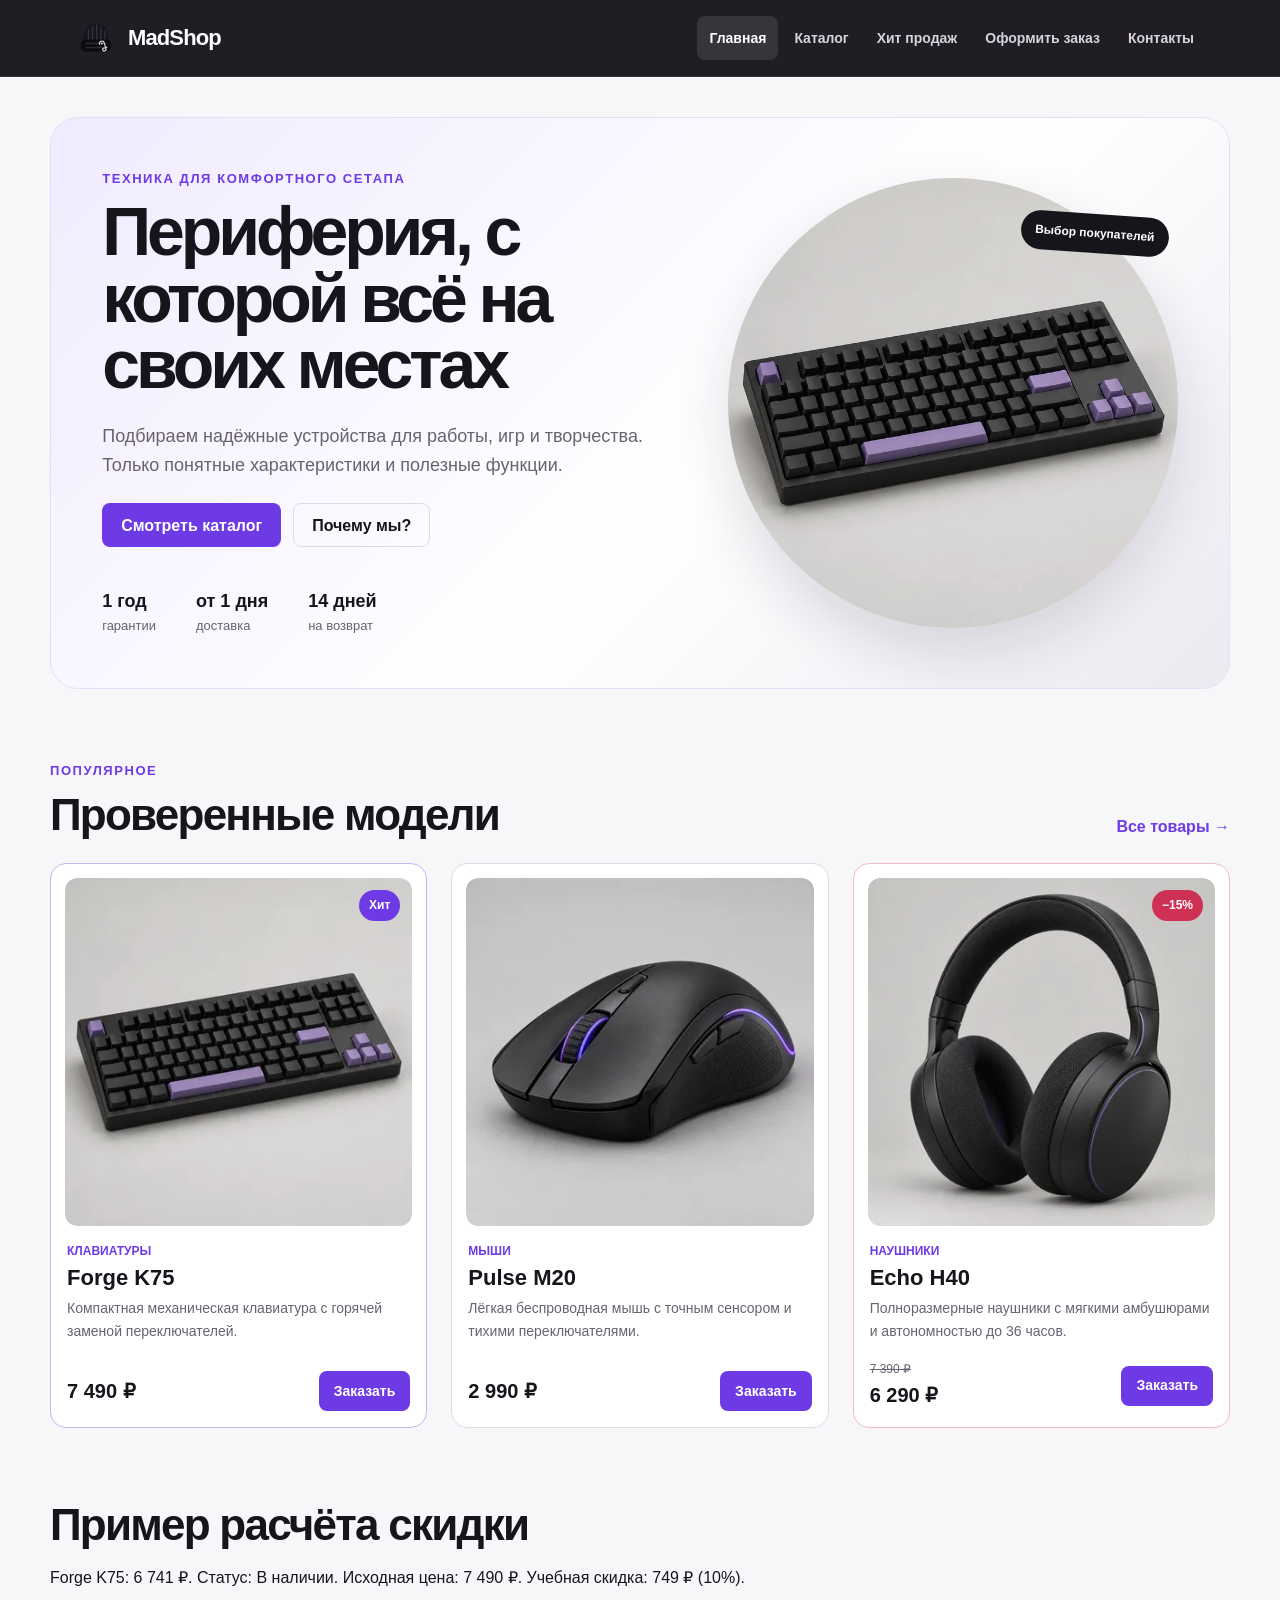
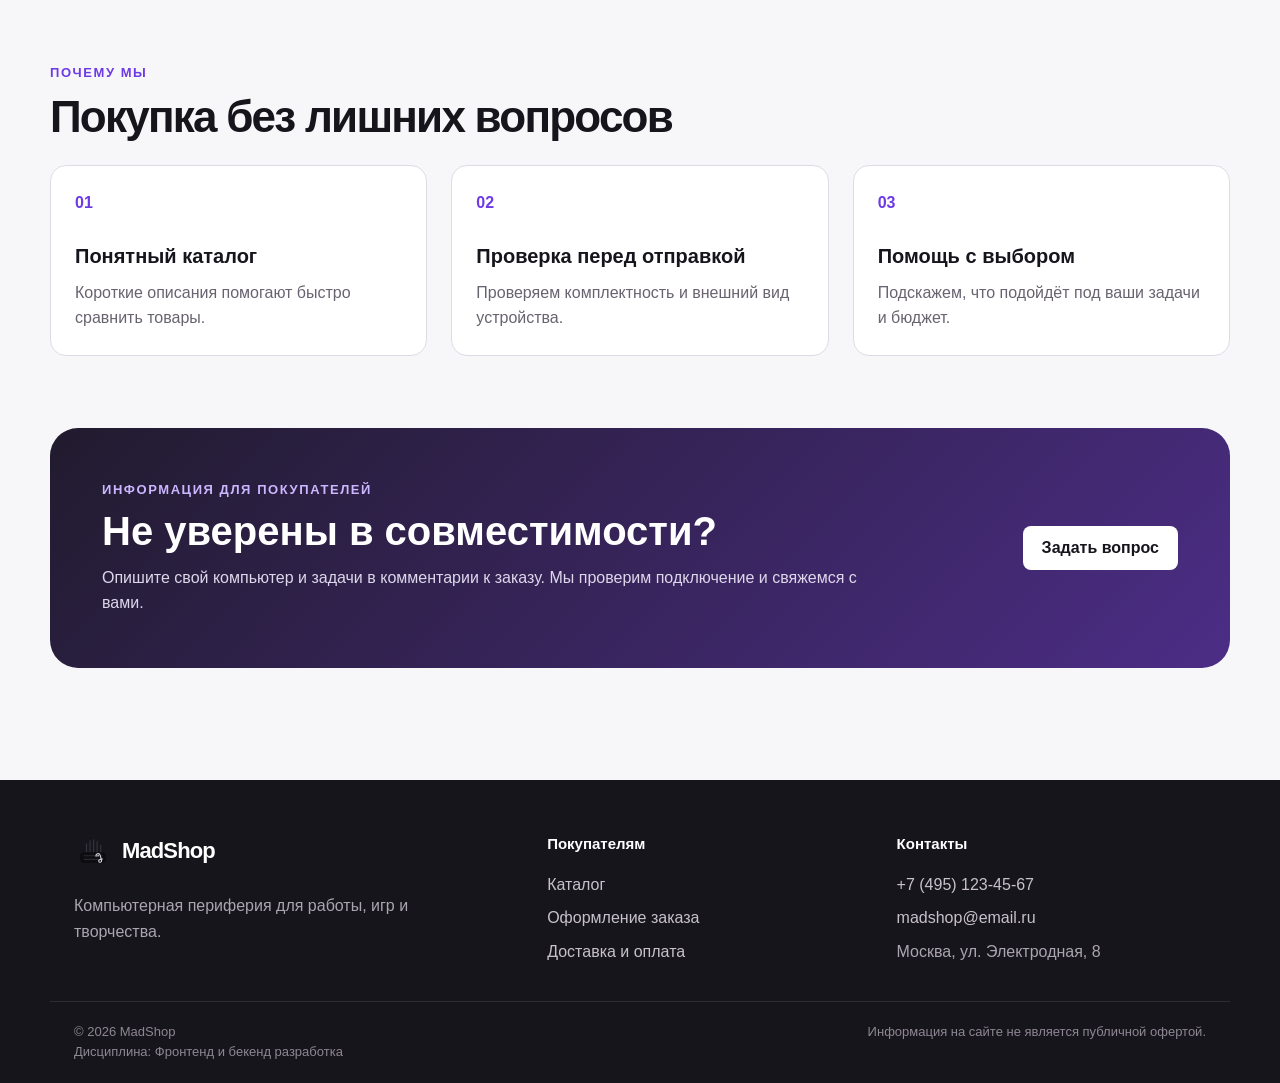
<file: index.html>
<!DOCTYPE html>
<html lang="ru">
<head>
  <meta charset="UTF-8">
  <meta name="viewport" content="width=device-width, initial-scale=1.0">
  <meta name="description" content="MadShop — магазин компьютерной периферии для работы, игр и творчества.">
  <meta property="og:type" content="website">
  <meta property="og:title" content="MadShop — компьютерная периферия">
  <meta property="og:description" content="Клавиатуры, мыши, наушники и аксессуары для удобного рабочего места.">
  <meta property="og:image" content="https://m1qght.github.io/kr1-html-css-shop/images/keyboard-forge-k75.png">
  <title>MadShop — компьютерная периферия</title>
  <link rel="icon" href="images/madshop-logo.svg" type="image/svg+xml">
  <link rel="stylesheet" href="css/style.css">
  <link rel="stylesheet" href="css/responsive.css">
  <script src="js/main.js" defer></script>
  <script src="js/product-demo.js" defer></script>
</head>
<body>
  <a class="skip-link" href="#main-content">Перейти к содержимому</a>

  <header class="site-header">
    <div class="site-header__inner">
      <a class="site-header__brand" href="index.html">
        <img class="site-header__logo" src="images/madshop-logo.svg" width="48" height="48" alt="">
        <span class="site-header__name">MadShop</span>
      </a>

      <nav class="site-nav" aria-label="Основная навигация">
        <ul class="site-nav__list">
          <li class="site-nav__item">
            <a class="site-nav__link site-nav__link--active" href="index.html" aria-current="page">Главная</a>
          </li>
          <li class="site-nav__item">
            <a class="site-nav__link" href="catalog.html">Каталог</a>
          </li>
          <li class="site-nav__item">
            <a class="site-nav__link" href="product.html">Хит продаж</a>
          </li>
          <li class="site-nav__item">
            <a class="site-nav__link" href="order.html">Оформить заказ</a>
          </li>
          <li class="site-nav__item">
            <a class="site-nav__link" href="contacts.html">Контакты</a>
          </li>
        </ul>
      </nav>
    </div>
  </header>

  <main id="main-content">
    <section class="hero">
      <div class="hero__content">
        <p class="hero__eyebrow">Техника для комфортного сетапа</p>
        <h1 class="hero__title">Периферия, с которой всё на своих местах</h1>
        <p class="hero__text">
          Подбираем надёжные устройства для работы, игр и творчества.
          Только понятные характеристики и полезные функции.
        </p>

        <div class="hero__actions">
          <a class="button button--primary" href="catalog.html">Смотреть каталог</a>
          <a class="button button--secondary" href="#advantages">Почему мы?</a>
        </div>

        <ul class="hero__facts">
          <li class="hero__fact">
            <strong>1 год</strong>
            <span>гарантии</span>
          </li>
          <li class="hero__fact">
            <strong>от 1 дня</strong>
            <span>доставка</span>
          </li>
          <li class="hero__fact">
            <strong>14 дней</strong>
            <span>на возврат</span>
          </li>
        </ul>
      </div>

      <div class="hero__visual">
        <span class="hero__badge">Выбор покупателей</span>
        <picture>
          <source
            type="image/webp"
            srcset="images/responsive/keyboard-forge-k75-384.webp 384w,
                    images/responsive/keyboard-forge-k75-768.webp 768w,
                    images/responsive/keyboard-forge-k75-960.webp 960w"
            sizes="(min-width: 1200px) 460px, (min-width: 900px) 38vw, (min-width: 540px) 480px, 84vw"
          >
          <img
            class="hero__image"
            src="images/keyboard-forge-k75.png"
            width="640"
            height="640"
            alt="Механическая клавиатура Forge K75 с фиолетовыми клавишами"
          >
        </picture>
      </div>
    </section>

    <section class="section" id="popular">
      <div class="section__heading">
        <div>
          <p class="section__eyebrow">Популярное</p>
          <h2 class="section__title">Проверенные модели</h2>
        </div>
        <a class="text-link" href="catalog.html">Все товары <span aria-hidden="true">→</span></a>
      </div>

      <div class="products-grid">
        <article class="product-card product-card--featured">
          <span class="product-card__badge">Хит</span>
          <a class="product-card__image-link" href="product.html" aria-label="Подробнее о клавиатуре Forge K75">
            <img
              class="product-card__image"
              src="images/keyboard-forge-k75.png"
              srcset="images/responsive/keyboard-forge-k75-384.webp 384w, images/responsive/keyboard-forge-k75-768.webp 768w"
              sizes="(min-width: 1200px) 348px, (min-width: 1024px) 30vw, (min-width: 640px) 45vw, calc(100vw - 62px)"
              width="480"
              height="480"
              alt="Чёрная механическая клавиатура Forge K75"
              loading="lazy"
            >
          </a>
          <p class="product-card__category">Клавиатуры</p>
          <h3 class="product-card__title">
            <a href="product.html">Forge K75</a>
          </h3>
          <p class="product-card__description">
            Компактная механическая клавиатура с горячей заменой переключателей.
          </p>
          <div class="product-card__footer">
            <p class="product-card__price">7 490 ₽</p>
            <button class="button button--primary product-card__button" type="button" data-product="Forge K75">
              Заказать
            </button>
          </div>
        </article>

        <article class="product-card">
          <a class="product-card__image-link" href="order.html?product=Pulse%20M20" aria-label="Заказать мышь Pulse M20">
            <img
              class="product-card__image"
              src="images/mouse-pulse-m20.png"
              srcset="images/responsive/mouse-pulse-m20-384.webp 384w, images/responsive/mouse-pulse-m20-768.webp 768w"
              sizes="(min-width: 1200px) 348px, (min-width: 1024px) 30vw, (min-width: 640px) 45vw, calc(100vw - 62px)"
              width="480"
              height="480"
              alt="Чёрная беспроводная мышь Pulse M20"
              loading="lazy"
            >
          </a>
          <p class="product-card__category">Мыши</p>
          <h3 class="product-card__title">Pulse M20</h3>
          <p class="product-card__description">
            Лёгкая беспроводная мышь с точным сенсором и тихими переключателями.
          </p>
          <div class="product-card__footer">
            <p class="product-card__price">2 990 ₽</p>
            <button class="button button--primary product-card__button" type="button" data-product="Pulse M20">
              Заказать
            </button>
          </div>
        </article>

        <article class="product-card product-card--discount">
          <span class="product-card__badge">−15%</span>
          <a class="product-card__image-link" href="order.html?product=Echo%20H40" aria-label="Заказать наушники Echo H40">
            <img
              class="product-card__image"
              src="images/headphones-echo-h40.png"
              srcset="images/responsive/headphones-echo-h40-384.webp 384w, images/responsive/headphones-echo-h40-768.webp 768w"
              sizes="(min-width: 1200px) 348px, (min-width: 1024px) 30vw, (min-width: 640px) 45vw, calc(100vw - 62px)"
              width="480"
              height="480"
              alt="Чёрные беспроводные наушники Echo H40"
              loading="lazy"
            >
          </a>
          <p class="product-card__category">Наушники</p>
          <h3 class="product-card__title">Echo H40</h3>
          <p class="product-card__description">
            Полноразмерные наушники с мягкими амбушюрами и автономностью до 36 часов.
          </p>
          <div class="product-card__footer">
            <p class="product-card__price">
              <span class="product-card__old-price">7 390 ₽</span>
              6 290 ₽
            </p>
            <button class="button button--primary product-card__button" type="button" data-product="Echo H40">
              Заказать
            </button>
          </div>
        </article>
      </div>
    </section>

    <section class="section" id="product-demo" hidden>
      <h2 class="section__title">Пример расчёта скидки</h2>
      <p id="product-demo-output"></p>
    </section>

    <section class="section" id="advantages">
      <div class="section__heading">
        <div>
          <p class="section__eyebrow">Почему мы</p>
          <h2 class="section__title">Покупка без лишних вопросов</h2>
        </div>
      </div>

      <div class="advantages-grid">
        <article class="advantage-card">
          <span class="advantage-card__number">01</span>
          <h3 class="advantage-card__title">Понятный каталог</h3>
          <p class="advantage-card__text">Короткие описания помогают быстро сравнить товары.</p>
        </article>
        <article class="advantage-card">
          <span class="advantage-card__number">02</span>
          <h3 class="advantage-card__title">Проверка перед отправкой</h3>
          <p class="advantage-card__text">Проверяем комплектность и внешний вид устройства.</p>
        </article>
        <article class="advantage-card">
          <span class="advantage-card__number">03</span>
          <h3 class="advantage-card__title">Помощь с выбором</h3>
          <p class="advantage-card__text">Подскажем, что подойдёт под ваши задачи и бюджет.</p>
        </article>
      </div>
    </section>

    <aside class="buyer-note">
      <div>
        <p class="buyer-note__eyebrow">Информация для покупателей</p>
        <h2 class="buyer-note__title">Не уверены в совместимости?</h2>
        <p class="buyer-note__text">
          Опишите свой компьютер и задачи в комментарии к заказу.
          Мы проверим подключение и свяжемся с вами.
        </p>
      </div>
      <a class="button button--light" href="contacts.html">Задать вопрос</a>
    </aside>
  </main>

  <footer class="site-footer">
    <div class="site-footer__inner">
      <div class="site-footer__about">
        <a class="site-footer__brand" href="index.html">
          <img src="images/madshop-logo.svg" width="40" height="40" alt="">
          <span>MadShop</span>
        </a>
        <p>Компьютерная периферия для работы, игр и творчества.</p>
      </div>

      <div class="site-footer__column">
        <h2 class="site-footer__title">Покупателям</h2>
        <ul class="site-footer__list">
          <li><a href="catalog.html">Каталог</a></li>
          <li><a href="order.html">Оформление заказа</a></li>
          <li><a href="contacts.html#delivery">Доставка и оплата</a></li>
        </ul>
      </div>

      <div class="site-footer__column">
        <h2 class="site-footer__title">Контакты</h2>
        <address class="site-footer__address">
          <a href="tel:+74951234567">+7 (495) 123-45-67</a>
          <a href="mailto:madshop@email.ru">madshop@email.ru</a>
          <span>Москва, ул. Электродная, 8</span>
        </address>
      </div>
    </div>

    <div class="site-footer__bottom">
      <p>
        © 2026 MadShop <br>
        Дисциплина: Фронтенд и бекенд разработка
      </p>
      <p>Информация на сайте не является публичной офертой.</p>
    </div>
  </footer>

  <dialog class="order-dialog" id="order-dialog" aria-labelledby="order-dialog-title">
    <div class="order-dialog__header">
      <div>
        <p class="order-dialog__eyebrow">Быстрый заказ</p>
        <h2 class="order-dialog__title" id="order-dialog-title">Оставьте контакты</h2>
      </div>
      <button class="order-dialog__close" type="button" id="close-order-dialog" aria-label="Закрыть окно">×</button>
    </div>

    <p class="order-dialog__text">
      Менеджер уточнит наличие, способ получения и итоговую стоимость.
    </p>

    <form class="order-form" id="order-form" action="#" method="post" novalidate>
      <input id="selected-product" name="selected-product" type="hidden">

      <div class="order-form__field">
        <label class="order-form__label" for="order-name">Имя</label>
        <input class="order-form__input" id="order-name" name="name" type="text" minlength="2" autocomplete="name" placeholder="Например, Максим" required>
      </div>

      <div class="order-form__field">
        <label class="order-form__label" for="order-email">E-mail</label>
        <input class="order-form__input" id="order-email" name="email" type="email" autocomplete="email" placeholder="mail@example.ru" required>
      </div>

      <div class="order-form__field">
        <label class="order-form__label" for="order-phone">Телефон</label>
        <input class="order-form__input" id="order-phone" name="phone" type="tel" inputmode="tel" autocomplete="tel" placeholder="+7 (900) 000-00-00" pattern="^\+7 \(\d{3}\) \d{3}-\d{2}-\d{2}$" required>
        <small class="order-form__hint">Формат: +7 (900) 000-00-00</small>
      </div>

      <div class="order-form__field">
        <label class="order-form__label" for="order-topic">Тема заявки</label>
        <select class="order-form__select" id="order-topic" name="topic" required>
          <option value="">Выберите тему</option>
          <option value="product">Заказ товара</option>
          <option value="consultation">Консультация</option>
          <option value="delivery">Доставка</option>
        </select>
      </div>

      <div class="order-form__field">
        <label class="order-form__label" for="order-comment">Комментарий</label>
        <textarea class="order-form__textarea" id="order-comment" name="comment" rows="3" placeholder="Дополнительные пожелания"></textarea>
      </div>

      <label class="order-form__check">
        <input name="agreement" type="checkbox" required>
        <span>Согласен на обработку данных для связи по заявке</span>
      </label>

      <div class="order-form__actions">
        <button class="button button--secondary" type="button" id="cancel-order-dialog">Отмена</button>
        <button class="button button--primary" type="submit">Отправить заявку</button>
      </div>
    </form>
  </dialog>

  <div role="status">
    <div class="toast" id="success-message" hidden>
      <strong>Заявка отправлена</strong>
      <span>Мы свяжемся с вами в ближайшее время.</span>
    </div>
  </div>
</body>
</html>
</file>
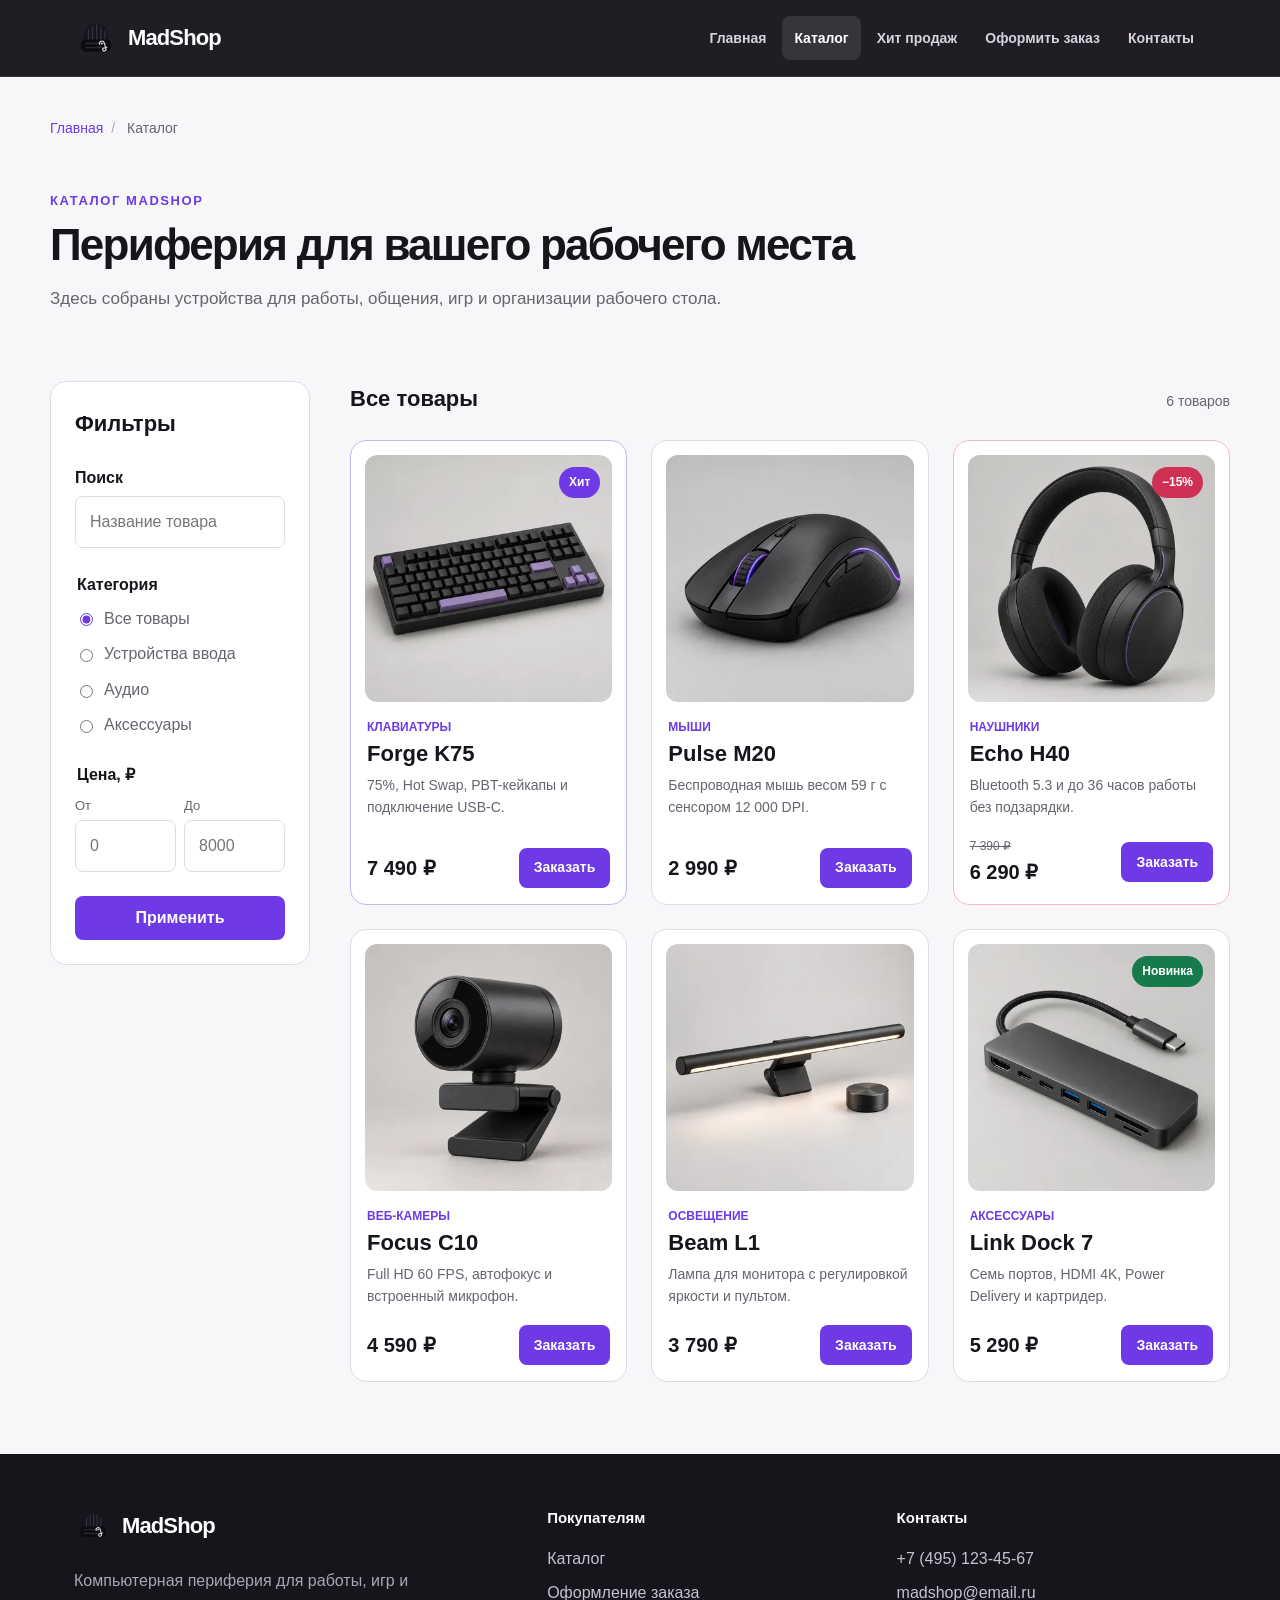
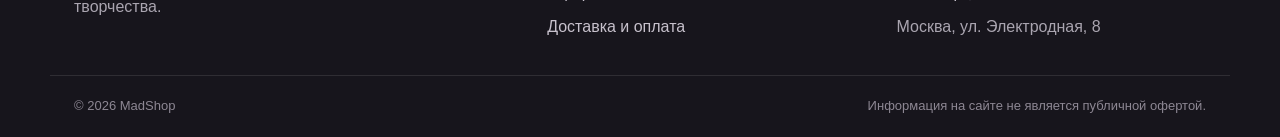
<file: catalog.html>
<!DOCTYPE html>
<html lang="ru">
<head>
  <meta charset="UTF-8">
  <meta name="viewport" content="width=device-width, initial-scale=1.0">
  <meta name="description" content="Каталог компьютерной периферии MadShop: клавиатуры, мыши, наушники, камеры и аксессуары.">
  <title>Каталог товаров — MadShop</title>
  <link rel="icon" href="images/madshop-logo.svg" type="image/svg+xml">
  <link rel="stylesheet" href="css/style.css">
  <link rel="stylesheet" href="css/responsive.css">
  <script src="js/catalog-filters.js" defer></script>
</head>
<body>
  <a class="skip-link" href="#main-content">Перейти к содержимому</a>

  <header class="site-header">
    <div class="site-header__inner">
      <a class="site-header__brand" href="index.html">
        <img class="site-header__logo" src="images/madshop-logo.svg" width="48" height="48" alt="">
        <span class="site-header__name">MadShop</span>
      </a>

      <nav class="site-nav" aria-label="Основная навигация">
        <ul class="site-nav__list">
          <li class="site-nav__item"><a class="site-nav__link" href="index.html">Главная</a></li>
          <li class="site-nav__item"><a class="site-nav__link site-nav__link--active" href="catalog.html" aria-current="page">Каталог</a></li>
          <li class="site-nav__item"><a class="site-nav__link" href="product.html">Хит продаж</a></li>
          <li class="site-nav__item"><a class="site-nav__link" href="order.html">Оформить заказ</a></li>
          <li class="site-nav__item"><a class="site-nav__link" href="contacts.html">Контакты</a></li>
        </ul>
      </nav>
    </div>
  </header>

  <main id="main-content">
    <nav class="breadcrumbs" aria-label="Хлебные крошки">
      <a class="breadcrumbs__link" href="index.html">Главная</a>
      <span class="breadcrumbs__current">Каталог</span>
    </nav>

    <section class="page-intro">
      <p class="page-intro__eyebrow">Каталог MadShop</p>
      <h1 class="page-intro__title">Периферия для вашего рабочего места</h1>
      <p class="page-intro__text">
        Здесь собраны устройства для работы, общения, игр и организации рабочего стола.
      </p>
    </section>

    <div class="catalog-layout">
      <aside class="catalog-filters" aria-labelledby="filters-title">
        <h2 class="catalog-filters__title" id="filters-title">Фильтры</h2>

        <form class="filters-form" id="catalog-filters">
          <div class="filters-form__field">
            <label class="filters-form__label" for="catalog-search">Поиск</label>
            <input class="filters-form__input" id="catalog-search" name="search" type="search" placeholder="Название товара">
          </div>

          <fieldset class="filters-form__group">
            <legend class="filters-form__legend">Категория</legend>
            <label class="filters-form__check">
              <input type="radio" name="category" value="all" checked>
              <span>Все товары</span>
            </label>
            <label class="filters-form__check">
              <input type="radio" name="category" value="input">
              <span>Устройства ввода</span>
            </label>
            <label class="filters-form__check">
              <input type="radio" name="category" value="audio">
              <span>Аудио</span>
            </label>
            <label class="filters-form__check">
              <input type="radio" name="category" value="accessories">
              <span>Аксессуары</span>
            </label>
          </fieldset>

          <fieldset class="filters-form__group">
            <legend class="filters-form__legend">Цена, ₽</legend>
            <div class="filters-form__range">
              <div>
                <label for="price-from">От</label>
                <input class="filters-form__input" id="price-from" name="price-from" type="number" min="0" placeholder="0">
              </div>
              <div>
                <label for="price-to">До</label>
                <input class="filters-form__input" id="price-to" name="price-to" type="number" min="0" placeholder="8000">
              </div>
            </div>
          </fieldset>

          <button class="button button--primary" type="submit">Применить</button>
        </form>
      </aside>

      <section class="catalog-products" aria-labelledby="catalog-title">
        <div class="catalog-products__heading">
          <h2 class="catalog-products__title" id="catalog-title">Все товары</h2>
          <p class="catalog-products__count" id="catalog-result" role="status">6 товаров</p>
        </div>

        <div class="products-grid products-grid--catalog">
          <article class="product-card product-card--featured" data-category="input">
            <span class="product-card__badge">Хит</span>
            <a class="product-card__image-link" href="product.html">
              <img class="product-card__image" src="images/keyboard-forge-k75.png" srcset="images/responsive/keyboard-forge-k75-384.webp 384w, images/responsive/keyboard-forge-k75-768.webp 768w" sizes="(min-width: 1280px) 285px, (min-width: 1024px) 33vw, (min-width: 640px) 45vw, calc(100vw - 62px)" width="480" height="480" alt="Чёрная механическая клавиатура Forge K75">
            </a>
            <p class="product-card__category">Клавиатуры</p>
            <h3 class="product-card__title"><a href="product.html">Forge K75</a></h3>
            <p class="product-card__description">75%, Hot Swap, PBT-кейкапы и подключение USB-C.</p>
            <div class="product-card__footer">
              <p class="product-card__price"><data value="7490">7 490 ₽</data></p>
              <a class="button button--primary product-card__button" href="order.html?product=Forge%20K75">Заказать</a>
            </div>
          </article>

          <article class="product-card" data-category="input">
            <img class="product-card__image" src="images/mouse-pulse-m20.png" srcset="images/responsive/mouse-pulse-m20-384.webp 384w, images/responsive/mouse-pulse-m20-768.webp 768w" sizes="(min-width: 1280px) 285px, (min-width: 1024px) 33vw, (min-width: 640px) 45vw, calc(100vw - 62px)" width="480" height="480" alt="Чёрная беспроводная мышь Pulse M20" loading="lazy">
            <p class="product-card__category">Мыши</p>
            <h3 class="product-card__title">Pulse M20</h3>
            <p class="product-card__description">Беспроводная мышь весом 59 г с сенсором 12 000 DPI.</p>
            <div class="product-card__footer">
              <p class="product-card__price"><data value="2990">2 990 ₽</data></p>
              <a class="button button--primary product-card__button" href="order.html?product=Pulse%20M20">Заказать</a>
            </div>
          </article>

          <article class="product-card product-card--discount" data-category="audio">
            <span class="product-card__badge">−15%</span>
            <img class="product-card__image" src="images/headphones-echo-h40.png" srcset="images/responsive/headphones-echo-h40-384.webp 384w, images/responsive/headphones-echo-h40-768.webp 768w" sizes="(min-width: 1280px) 285px, (min-width: 1024px) 33vw, (min-width: 640px) 45vw, calc(100vw - 62px)" width="480" height="480" alt="Чёрные беспроводные наушники Echo H40" loading="lazy">
            <p class="product-card__category">Наушники</p>
            <h3 class="product-card__title">Echo H40</h3>
            <p class="product-card__description">Bluetooth 5.3 и до 36 часов работы без подзарядки.</p>
            <div class="product-card__footer">
              <p class="product-card__price">
                <span class="product-card__old-price">7 390 ₽</span>
                <data value="6290">6 290 ₽</data>
              </p>
              <a class="button button--primary product-card__button" href="order.html?product=Echo%20H40">Заказать</a>
            </div>
          </article>

          <article class="product-card" data-category="input">
            <img class="product-card__image" src="images/webcam-focus-c10.png" srcset="images/responsive/webcam-focus-c10-384.webp 384w, images/responsive/webcam-focus-c10-768.webp 768w" sizes="(min-width: 1280px) 285px, (min-width: 1024px) 33vw, (min-width: 640px) 45vw, calc(100vw - 62px)" width="480" height="480" alt="Чёрная веб-камера Focus C10" loading="lazy">
            <p class="product-card__category">Веб-камеры</p>
            <h3 class="product-card__title">Focus C10</h3>
            <p class="product-card__description">Full HD 60 FPS, автофокус и встроенный микрофон.</p>
            <div class="product-card__footer">
              <p class="product-card__price"><data value="4590">4 590 ₽</data></p>
              <a class="button button--primary product-card__button" href="order.html?product=Focus%20C10">Заказать</a>
            </div>
          </article>

          <article class="product-card" data-category="accessories">
            <img class="product-card__image" src="images/lightbar-beam-l1.png" srcset="images/responsive/lightbar-beam-l1-384.webp 384w, images/responsive/lightbar-beam-l1-768.webp 768w" sizes="(min-width: 1280px) 285px, (min-width: 1024px) 33vw, (min-width: 640px) 45vw, calc(100vw - 62px)" width="480" height="480" alt="Лампа Beam L1 с креплением на монитор и отдельным регулятором" loading="lazy">
            <p class="product-card__category">Освещение</p>
            <h3 class="product-card__title">Beam L1</h3>
            <p class="product-card__description">Лампа для монитора с регулировкой яркости и пультом.</p>
            <div class="product-card__footer">
              <p class="product-card__price"><data value="3790">3 790 ₽</data></p>
              <a class="button button--primary product-card__button" href="order.html?product=Beam%20L1">Заказать</a>
            </div>
          </article>

          <article class="product-card" data-category="accessories">
            <span class="product-card__badge product-card__badge--new">Новинка</span>
            <img class="product-card__image" src="images/hub-link-dock-7.png" srcset="images/responsive/hub-link-dock-7-384.webp 384w, images/responsive/hub-link-dock-7-768.webp 768w" sizes="(min-width: 1280px) 285px, (min-width: 1024px) 33vw, (min-width: 640px) 45vw, calc(100vw - 62px)" width="480" height="480" alt="Тёмно-серый USB-C хаб Link Dock 7 с кабелем и боковыми портами" loading="lazy">
            <p class="product-card__category">Аксессуары</p>
            <h3 class="product-card__title">Link Dock 7</h3>
            <p class="product-card__description">Семь портов, HDMI 4K, Power Delivery и картридер.</p>
            <div class="product-card__footer">
              <p class="product-card__price"><data value="5290">5 290 ₽</data></p>
              <a class="button button--primary product-card__button" href="order.html?product=Link%20Dock%207">Заказать</a>
            </div>
          </article>
        </div>
      </section>
    </div>
  </main>

  <footer class="site-footer">
    <div class="site-footer__inner">
      <div class="site-footer__about">
        <a class="site-footer__brand" href="index.html">
          <img src="images/madshop-logo.svg" width="40" height="40" alt="">
          <span>MadShop</span>
        </a>
        <p>Компьютерная периферия для работы, игр и творчества.</p>
      </div>
      <div class="site-footer__column">
        <h2 class="site-footer__title">Покупателям</h2>
        <ul class="site-footer__list">
          <li><a href="catalog.html">Каталог</a></li>
          <li><a href="order.html">Оформление заказа</a></li>
          <li><a href="contacts.html#delivery">Доставка и оплата</a></li>
        </ul>
      </div>
      <div class="site-footer__column">
        <h2 class="site-footer__title">Контакты</h2>
        <address class="site-footer__address">
          <a href="tel:+74951234567">+7 (495) 123-45-67</a>
          <a href="mailto:madshop@email.ru">madshop@email.ru</a>
          <span>Москва, ул. Электродная, 8</span>
        </address>
      </div>
    </div>
    <div class="site-footer__bottom">
      <p>© 2026 MadShop</p>
      <p>Информация на сайте не является публичной офертой.</p>
    </div>
  </footer>
</body>
</html>
</file>
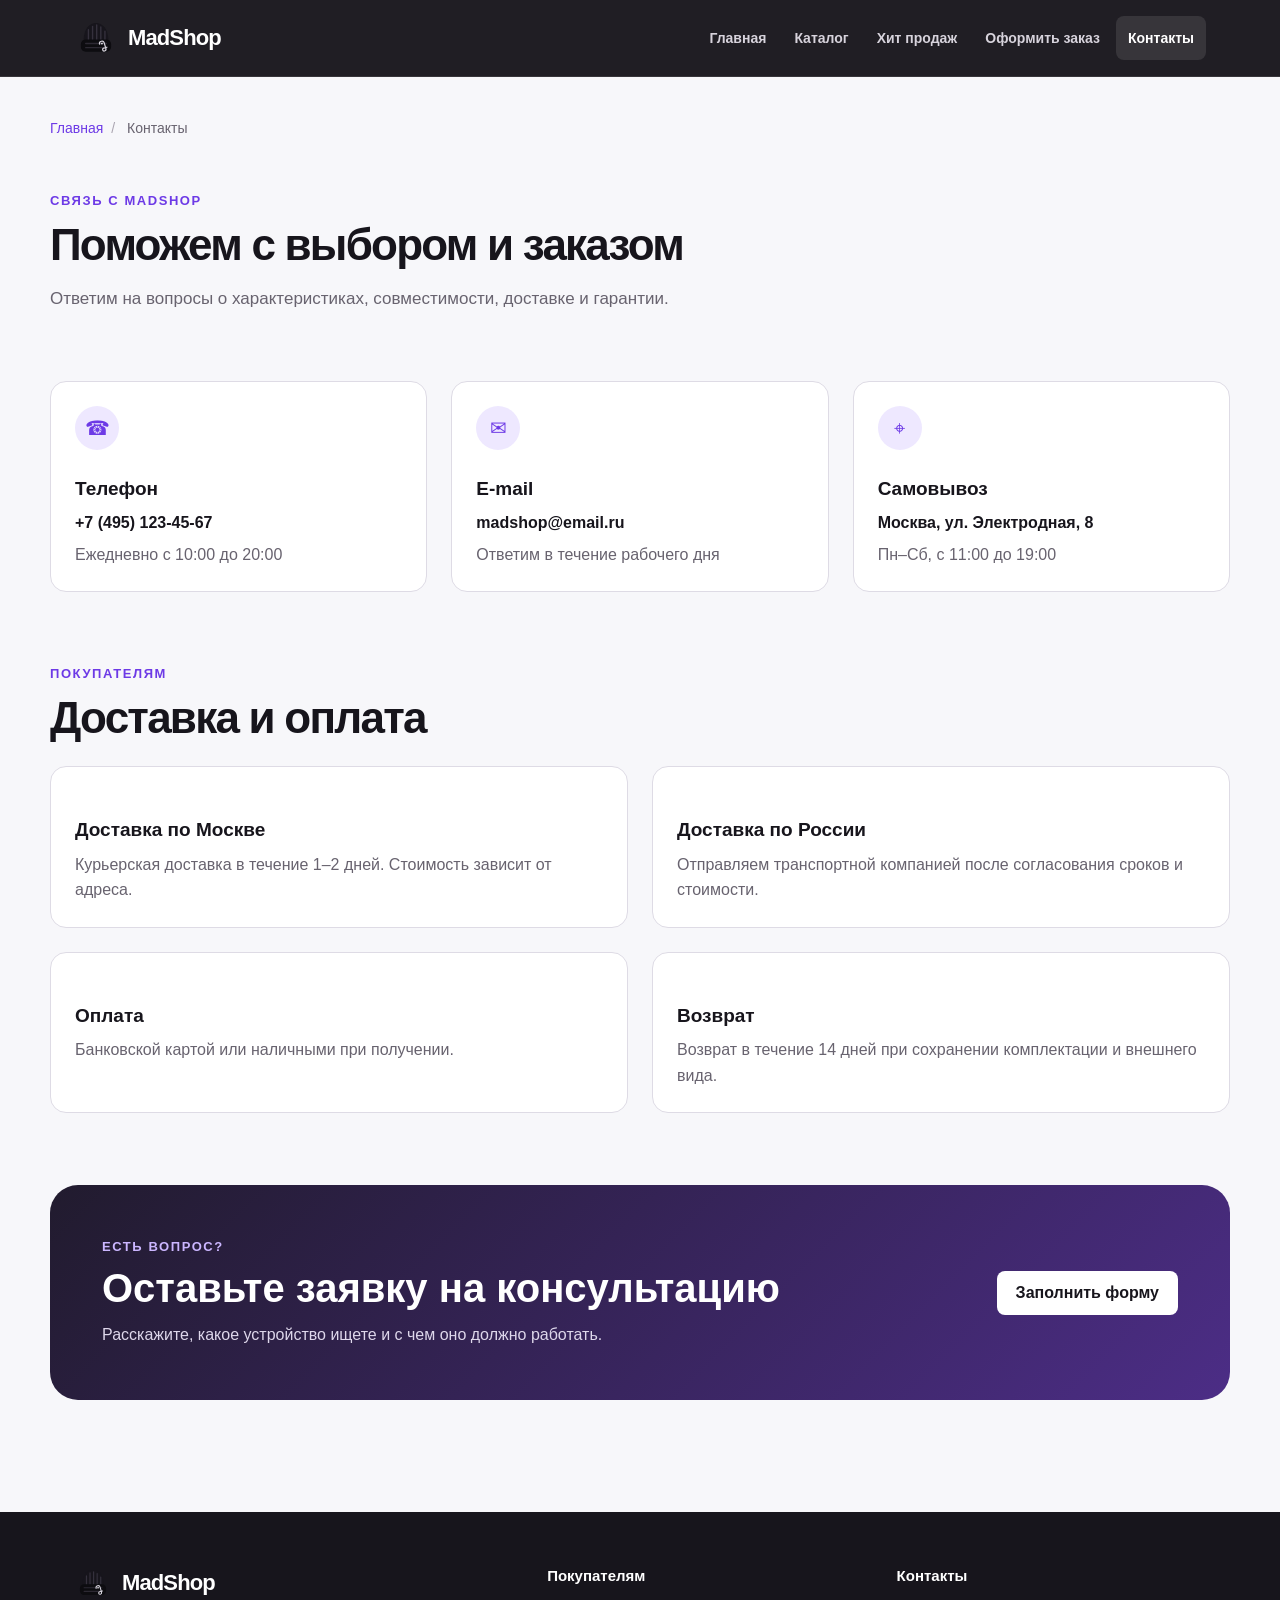
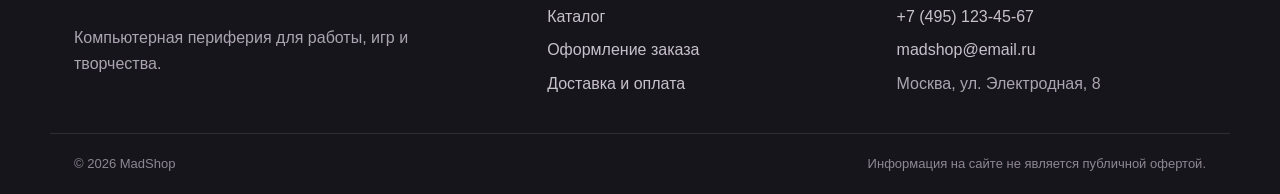
<file: contacts.html>
<!DOCTYPE html>
<html lang="ru">
<head>
  <meta charset="UTF-8">
  <meta name="viewport" content="width=device-width, initial-scale=1.0">
  <meta name="description" content="Контакты MadShop, график работы, доставка, оплата и возврат.">
  <title>Контакты и доставка — MadShop</title>
  <link rel="icon" href="images/madshop-logo.svg" type="image/svg+xml">
  <link rel="stylesheet" href="css/style.css">
  <link rel="stylesheet" href="css/responsive.css">
</head>
<body>
  <a class="skip-link" href="#main-content">Перейти к содержимому</a>

  <header class="site-header">
    <div class="site-header__inner">
      <a class="site-header__brand" href="index.html">
        <img class="site-header__logo" src="images/madshop-logo.svg" width="48" height="48" alt="">
        <span class="site-header__name">MadShop</span>
      </a>
      <nav class="site-nav" aria-label="Основная навигация">
        <ul class="site-nav__list">
          <li class="site-nav__item"><a class="site-nav__link" href="index.html">Главная</a></li>
          <li class="site-nav__item"><a class="site-nav__link" href="catalog.html">Каталог</a></li>
          <li class="site-nav__item"><a class="site-nav__link" href="product.html">Хит продаж</a></li>
          <li class="site-nav__item"><a class="site-nav__link" href="order.html">Оформить заказ</a></li>
          <li class="site-nav__item"><a class="site-nav__link site-nav__link--active" href="contacts.html" aria-current="page">Контакты</a></li>
        </ul>
      </nav>
    </div>
  </header>

  <main id="main-content">
    <nav class="breadcrumbs" aria-label="Хлебные крошки">
      <a class="breadcrumbs__link" href="index.html">Главная</a>
      <span class="breadcrumbs__current">Контакты</span>
    </nav>

    <section class="page-intro">
      <p class="page-intro__eyebrow">Связь с MadShop</p>
      <h1 class="page-intro__title">Поможем с выбором и заказом</h1>
      <p class="page-intro__text">
        Ответим на вопросы о характеристиках, совместимости, доставке и гарантии.
      </p>
    </section>

    <section class="contact-grid" aria-label="Контактная информация">
      <article class="contact-card">
        <span class="contact-card__icon" aria-hidden="true">☎</span>
        <h2 class="contact-card__title">Телефон</h2>
        <a class="contact-card__link" href="tel:+74951234567">+7 (495) 123-45-67</a>
        <p class="contact-card__text">Ежедневно с 10:00 до 20:00</p>
      </article>

      <article class="contact-card">
        <span class="contact-card__icon" aria-hidden="true">✉</span>
        <h2 class="contact-card__title">E-mail</h2>
        <a class="contact-card__link" href="mailto:madshop@email.ru">madshop@email.ru</a>
        <p class="contact-card__text">Ответим в течение рабочего дня</p>
      </article>

      <article class="contact-card">
        <span class="contact-card__icon" aria-hidden="true">⌖</span>
        <h2 class="contact-card__title">Самовывоз</h2>
        <p class="contact-card__link">Москва, ул. Электродная, 8</p>
        <p class="contact-card__text">Пн–Сб, с 11:00 до 19:00</p>
      </article>
    </section>

    <section class="section" id="delivery">
      <div class="section__heading">
        <div>
          <p class="section__eyebrow">Покупателям</p>
          <h2 class="section__title">Доставка и оплата</h2>
        </div>
      </div>

      <div class="info-grid">
        <article class="info-card">
          <h3 class="info-card__title">Доставка по Москве</h3>
          <p class="info-card__text">
            Курьерская доставка в течение 1–2 дней. Стоимость зависит от адреса.
          </p>
        </article>
        <article class="info-card">
          <h3 class="info-card__title">Доставка по России</h3>
          <p class="info-card__text">
            Отправляем транспортной компанией после согласования сроков и стоимости.
          </p>
        </article>
        <article class="info-card">
          <h3 class="info-card__title">Оплата</h3>
          <p class="info-card__text">
            Банковской картой или наличными при получении.
          </p>
        </article>
        <article class="info-card">
          <h3 class="info-card__title">Возврат</h3>
          <p class="info-card__text">
            Возврат в течение 14 дней при сохранении комплектации и внешнего вида.
          </p>
        </article>
      </div>
    </section>

    <section class="contact-cta">
      <div>
        <p class="contact-cta__eyebrow">Есть вопрос?</p>
        <h2 class="contact-cta__title">Оставьте заявку на консультацию</h2>
        <p class="contact-cta__text">
          Расскажите, какое устройство ищете и с чем оно должно работать.
        </p>
      </div>
      <a class="button button--light" href="order.html">Заполнить форму</a>
    </section>
  </main>

  <footer class="site-footer">
    <div class="site-footer__inner">
      <div class="site-footer__about">
        <a class="site-footer__brand" href="index.html">
          <img src="images/madshop-logo.svg" width="40" height="40" alt="">
          <span>MadShop</span>
        </a>
        <p>Компьютерная периферия для работы, игр и творчества.</p>
      </div>
      <div class="site-footer__column">
        <h2 class="site-footer__title">Покупателям</h2>
        <ul class="site-footer__list">
          <li><a href="catalog.html">Каталог</a></li>
          <li><a href="order.html">Оформление заказа</a></li>
          <li><a href="#delivery">Доставка и оплата</a></li>
        </ul>
      </div>
      <div class="site-footer__column">
        <h2 class="site-footer__title">Контакты</h2>
        <address class="site-footer__address">
          <a href="tel:+74951234567">+7 (495) 123-45-67</a>
          <a href="mailto:madshop@email.ru">madshop@email.ru</a>
          <span>Москва, ул. Электродная, 8</span>
        </address>
      </div>
    </div>
    <div class="site-footer__bottom">
      <p>© 2026 MadShop</p>
      <p>Информация на сайте не является публичной офертой.</p>
    </div>
  </footer>
</body>
</html>
</file>
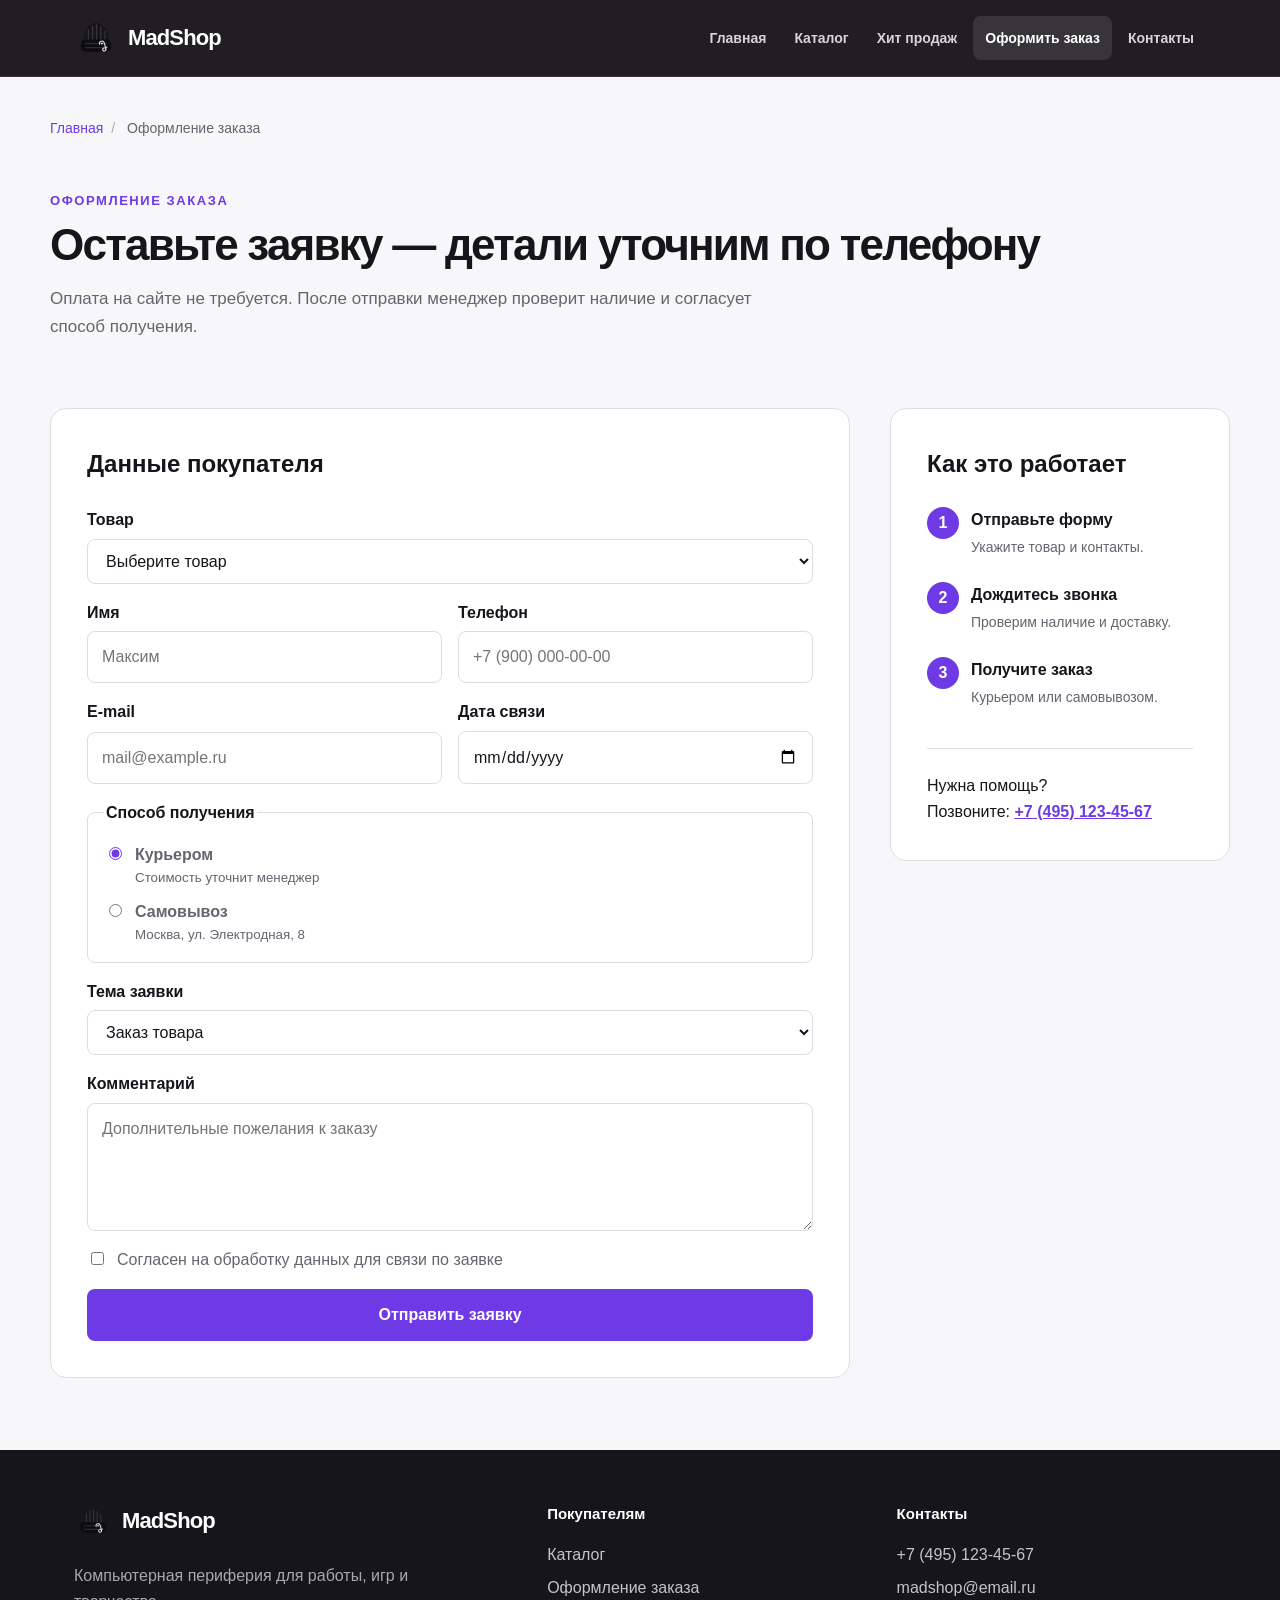
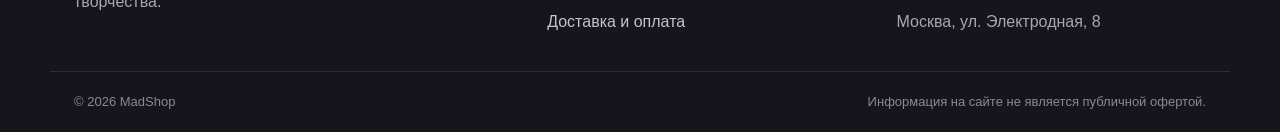
<file: order.html>
<!DOCTYPE html>
<html lang="ru">
<head>
  <meta charset="UTF-8">
  <meta name="viewport" content="width=device-width, initial-scale=1.0">
  <meta name="description" content="Оформление заказа в MadShop: выберите товар и оставьте контактные данные.">
  <title>Оформление заказа — MadShop</title>
  <link rel="icon" href="images/madshop-logo.svg" type="image/svg+xml">
  <link rel="stylesheet" href="css/style.css">
  <link rel="stylesheet" href="css/responsive.css">
  <script src="js/main.js" defer></script>
</head>
<body>
  <a class="skip-link" href="#main-content">Перейти к содержимому</a>

  <header class="site-header">
    <div class="site-header__inner">
      <a class="site-header__brand" href="index.html">
        <img class="site-header__logo" src="images/madshop-logo.svg" width="48" height="48" alt="">
        <span class="site-header__name">MadShop</span>
      </a>
      <nav class="site-nav" aria-label="Основная навигация">
        <ul class="site-nav__list">
          <li class="site-nav__item"><a class="site-nav__link" href="index.html">Главная</a></li>
          <li class="site-nav__item"><a class="site-nav__link" href="catalog.html">Каталог</a></li>
          <li class="site-nav__item"><a class="site-nav__link" href="product.html">Хит продаж</a></li>
          <li class="site-nav__item"><a class="site-nav__link site-nav__link--active" href="order.html" aria-current="page">Оформить заказ</a></li>
          <li class="site-nav__item"><a class="site-nav__link" href="contacts.html">Контакты</a></li>
        </ul>
      </nav>
    </div>
  </header>

  <main id="main-content">
    <nav class="breadcrumbs" aria-label="Хлебные крошки">
      <a class="breadcrumbs__link" href="index.html">Главная</a>
      <span class="breadcrumbs__current">Оформление заказа</span>
    </nav>

    <section class="page-intro">
      <p class="page-intro__eyebrow">Оформление заказа</p>
      <h1 class="page-intro__title">Оставьте заявку — детали уточним по телефону</h1>
      <p class="page-intro__text">
        Оплата на сайте не требуется. После отправки менеджер проверит наличие
        и согласует способ получения.
      </p>
    </section>

    <div class="checkout-layout">
      <section class="checkout-card" aria-labelledby="checkout-title">
        <h2 class="checkout-card__title" id="checkout-title">Данные покупателя</h2>

        <form class="order-form order-form--page" id="checkout-form" action="#" method="post" novalidate>
          <div class="order-form__field">
            <label class="order-form__label" for="checkout-product">Товар</label>
            <select class="order-form__select" id="checkout-product" name="product" required>
              <option value="">Выберите товар</option>
              <option value="Forge K75">Forge K75 — 7 490 ₽</option>
              <option value="Pulse M20">Pulse M20 — 2 990 ₽</option>
              <option value="Echo H40">Echo H40 — 6 290 ₽</option>
              <option value="Focus C10">Focus C10 — 4 590 ₽</option>
              <option value="Beam L1">Beam L1 — 3 790 ₽</option>
              <option value="Link Dock 7">Link Dock 7 — 5 290 ₽</option>
            </select>
          </div>

          <div class="order-form__row">
            <div class="order-form__field">
              <label class="order-form__label" for="checkout-name">Имя</label>
              <input class="order-form__input" id="checkout-name" name="name" type="text" minlength="2" autocomplete="name" placeholder="Максим" required>
            </div>
            <div class="order-form__field">
              <label class="order-form__label" for="checkout-phone">Телефон</label>
              <input class="order-form__input" id="checkout-phone" name="phone" type="tel" inputmode="tel" autocomplete="tel" placeholder="+7 (900) 000-00-00" pattern="^\+7 \(\d{3}\) \d{3}-\d{2}-\d{2}$" required>
            </div>
          </div>

          <div class="order-form__row">
            <div class="order-form__field">
              <label class="order-form__label" for="checkout-email">E-mail</label>
              <input class="order-form__input" id="checkout-email" name="email" type="email" autocomplete="email" placeholder="mail@example.ru" required>
            </div>
            <div class="order-form__field">
              <label class="order-form__label" for="checkout-date">Дата связи</label>
              <input class="order-form__input" id="checkout-date" name="date" type="date">
            </div>
          </div>

          <fieldset class="order-form__fieldset">
            <legend class="order-form__legend">Способ получения</legend>
            <label class="order-form__radio">
              <input type="radio" name="delivery" value="courier" checked>
              <span>
                <strong>Курьером</strong>
                <small>Стоимость уточнит менеджер</small>
              </span>
            </label>
            <label class="order-form__radio">
              <input type="radio" name="delivery" value="pickup">
              <span>
                <strong>Самовывоз</strong>
                <small>Москва, ул. Электродная, 8</small>
              </span>
            </label>
          </fieldset>

          <div class="order-form__field">
            <label class="order-form__label" for="checkout-topic">Тема заявки</label>
            <select class="order-form__select" id="checkout-topic" name="topic" required>
              <option value="order">Заказ товара</option>
              <option value="consultation">Нужна консультация</option>
              <option value="compatibility">Проверка совместимости</option>
            </select>
          </div>

          <div class="order-form__field">
            <label class="order-form__label" for="checkout-comment">Комментарий</label>
            <textarea class="order-form__textarea" id="checkout-comment" name="comment" rows="4" placeholder="Дополнительные пожелания к заказу"></textarea>
          </div>

          <label class="order-form__check">
            <input name="agreement" type="checkbox" required>
            <span>Согласен на обработку данных для связи по заявке</span>
          </label>

          <button class="button button--primary button--large" type="submit">
            Отправить заявку
          </button>
        </form>

        <div class="form-success" id="checkout-success" role="status" tabindex="-1" hidden>
          <h2>Заявка принята</h2>
          <p>Мы свяжемся с вами в рабочее время и уточним детали заказа.</p>
          <a class="button button--secondary" href="catalog.html">Вернуться в каталог</a>
        </div>
      </section>

      <aside class="checkout-info">
        <h2 class="checkout-info__title">Как это работает</h2>
        <ol class="checkout-info__steps">
          <li>
            <span>1</span>
            <div><strong>Отправьте форму</strong><p>Укажите товар и контакты.</p></div>
          </li>
          <li>
            <span>2</span>
            <div><strong>Дождитесь звонка</strong><p>Проверим наличие и доставку.</p></div>
          </li>
          <li>
            <span>3</span>
            <div><strong>Получите заказ</strong><p>Курьером или самовывозом.</p></div>
          </li>
        </ol>
        <p class="checkout-info__help">
          Нужна помощь? <br>
          Позвоните: <a href="tel:+74951234567">+7 (495) 123-45-67</a>
        </p>
      </aside>
    </div>
  </main>

  <footer class="site-footer">
    <div class="site-footer__inner">
      <div class="site-footer__about">
        <a class="site-footer__brand" href="index.html">
          <img src="images/madshop-logo.svg" width="40" height="40" alt="">
          <span>MadShop</span>
        </a>
        <p>Компьютерная периферия для работы, игр и творчества.</p>
      </div>
      <div class="site-footer__column">
        <h2 class="site-footer__title">Покупателям</h2>
        <ul class="site-footer__list">
          <li><a href="catalog.html">Каталог</a></li>
          <li><a href="order.html">Оформление заказа</a></li>
          <li><a href="contacts.html#delivery">Доставка и оплата</a></li>
        </ul>
      </div>
      <div class="site-footer__column">
        <h2 class="site-footer__title">Контакты</h2>
        <address class="site-footer__address">
          <a href="tel:+74951234567">+7 (495) 123-45-67</a>
          <a href="mailto:madshop@email.ru">madshop@email.ru</a>
          <span>Москва, ул. Электродная, 8</span>
        </address>
      </div>
    </div>
    <div class="site-footer__bottom">
      <p>© 2026 MadShop</p>
      <p>Информация на сайте не является публичной офертой.</p>
    </div>
  </footer>
</body>
</html>
</file>
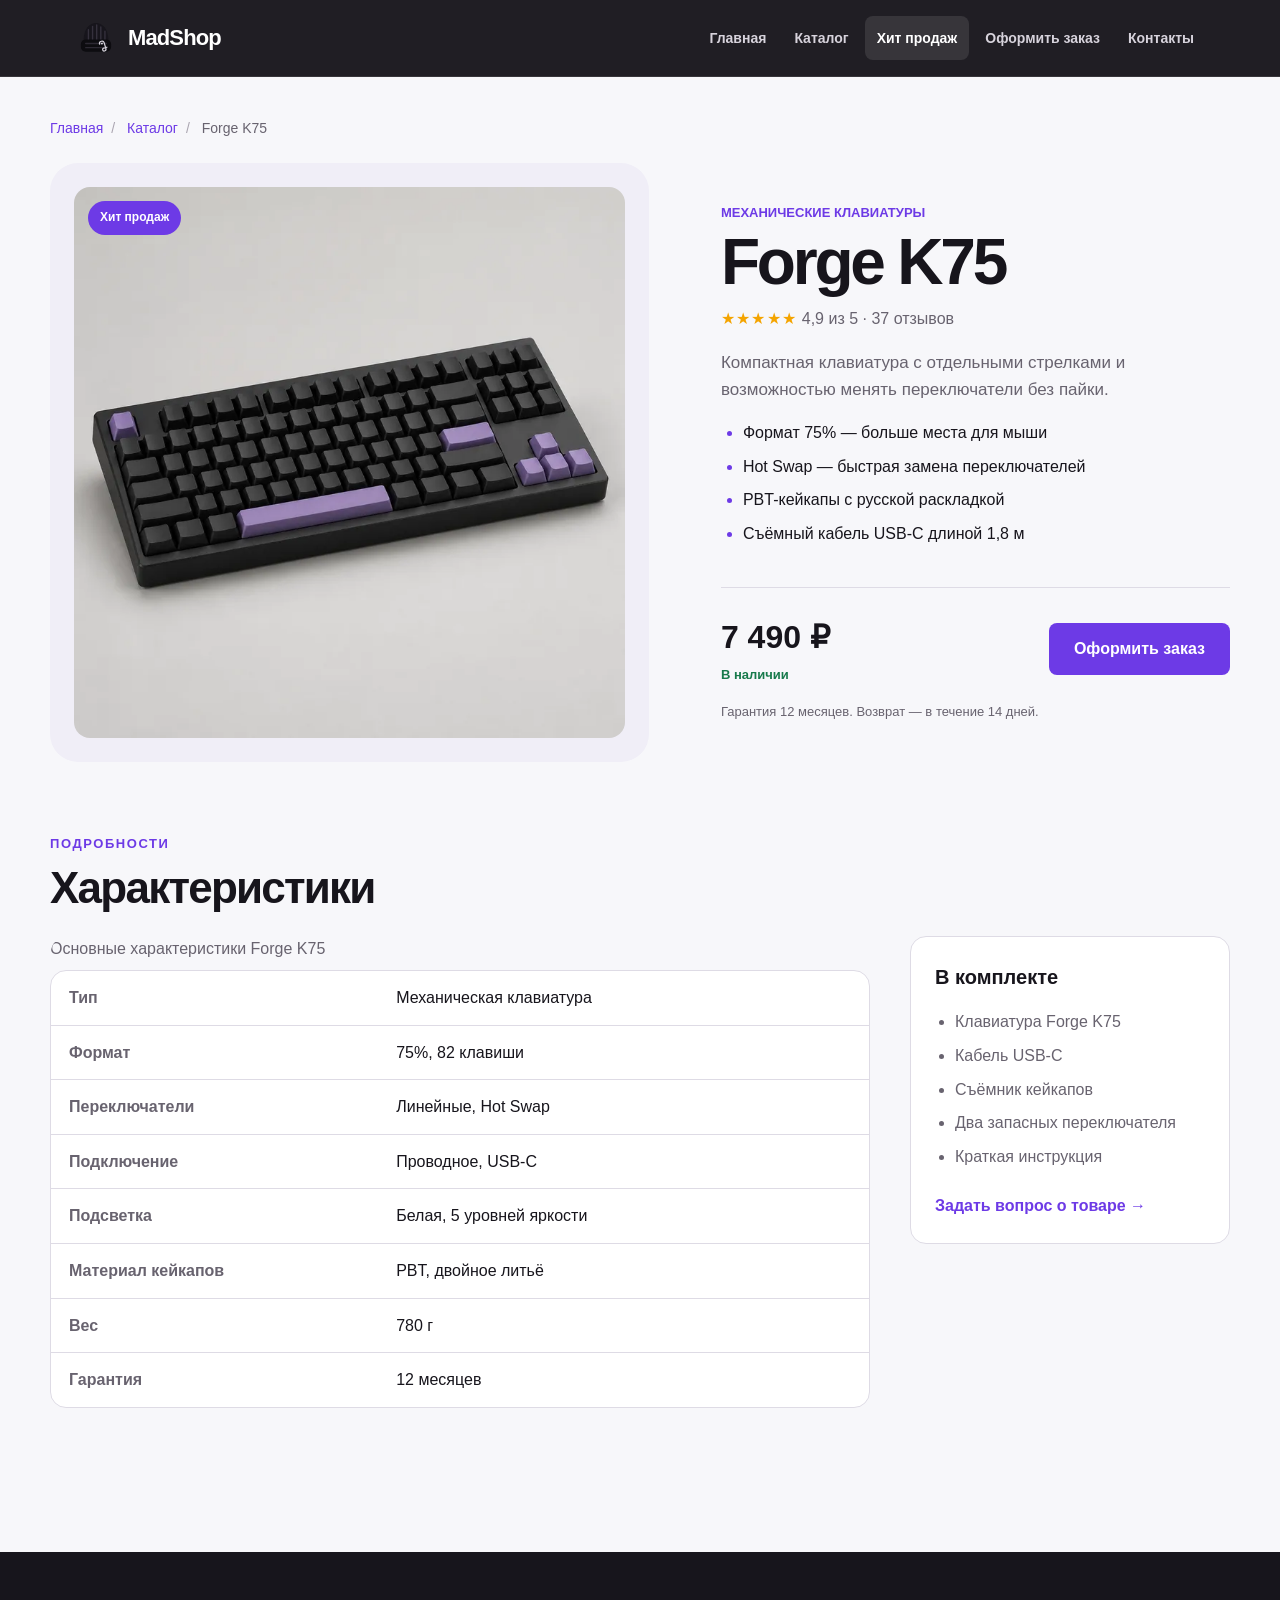
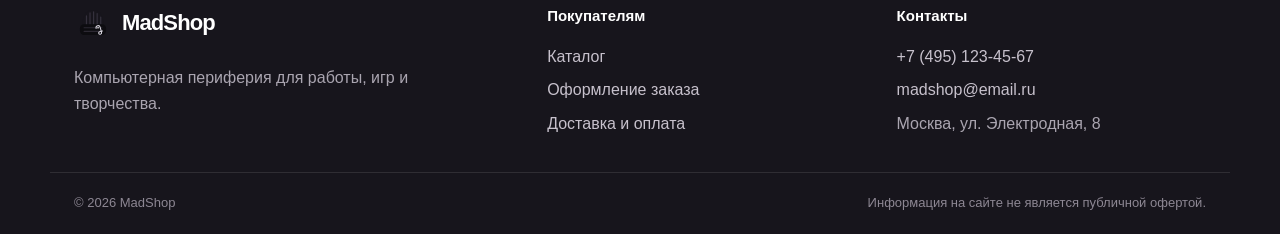
<file: product.html>
<!DOCTYPE html>
<html lang="ru">
<head>
  <meta charset="UTF-8">
  <meta name="viewport" content="width=device-width, initial-scale=1.0">
  <meta name="description" content="Механическая клавиатура Forge K75: описание, характеристики, комплектация и цена.">
  <title>Клавиатура Forge K75 — MadShop</title>
  <link rel="icon" href="images/madshop-logo.svg" type="image/svg+xml">
  <link rel="stylesheet" href="css/style.css">
  <link rel="stylesheet" href="css/responsive.css">
</head>
<body>
  <a class="skip-link" href="#main-content">Перейти к содержимому</a>

  <header class="site-header">
    <div class="site-header__inner">
      <a class="site-header__brand" href="index.html">
        <img class="site-header__logo" src="images/madshop-logo.svg" width="48" height="48" alt="">
        <span class="site-header__name">MadShop</span>
      </a>
      <nav class="site-nav" aria-label="Основная навигация">
        <ul class="site-nav__list">
          <li class="site-nav__item"><a class="site-nav__link" href="index.html">Главная</a></li>
          <li class="site-nav__item"><a class="site-nav__link" href="catalog.html">Каталог</a></li>
          <li class="site-nav__item"><a class="site-nav__link site-nav__link--active" href="product.html" aria-current="page">Хит продаж</a></li>
          <li class="site-nav__item"><a class="site-nav__link" href="order.html">Оформить заказ</a></li>
          <li class="site-nav__item"><a class="site-nav__link" href="contacts.html">Контакты</a></li>
        </ul>
      </nav>
    </div>
  </header>

  <main id="main-content">
    <nav class="breadcrumbs" aria-label="Хлебные крошки">
      <a class="breadcrumbs__link" href="index.html">Главная</a>
      <a class="breadcrumbs__link" href="catalog.html">Каталог</a>
      <span class="breadcrumbs__current">Forge K75</span>
    </nav>

    <article class="product-detail">
      <div class="product-detail__visual">
        <span class="product-detail__badge">Хит продаж</span>
        <img
          class="product-detail__image"
          src="images/keyboard-forge-k75.png"
          srcset="images/responsive/keyboard-forge-k75-384.webp 384w,
                  images/responsive/keyboard-forge-k75-768.webp 768w,
                  images/responsive/keyboard-forge-k75-960.webp 960w"
          sizes="(min-width: 1200px) 560px, (min-width: 768px) 45vw, calc(100vw - 96px)"
          width="720"
          height="720"
          alt="Чёрная механическая клавиатура Forge K75 с фиолетовыми клавишами"
        >
      </div>

      <div class="product-detail__content">
        <p class="product-detail__category">Механические клавиатуры</p>
        <h1 class="product-detail__title">Forge K75</h1>
        <p class="product-detail__rating">
          <span aria-hidden="true">★★★★★</span> 4,9 из 5 · 37 отзывов
        </p>
        <p class="product-detail__lead">
          Компактная клавиатура с отдельными стрелками и возможностью
          менять переключатели без пайки.
        </p>

        <ul class="product-detail__highlights">
          <li>Формат 75% — больше места для мыши</li>
          <li>Hot Swap — быстрая замена переключателей</li>
          <li>PBT-кейкапы с русской раскладкой</li>
          <li>Съёмный кабель USB-C длиной 1,8 м</li>
        </ul>

        <div class="product-detail__buy">
          <div>
            <p class="product-detail__price">7 490 ₽</p>
            <p class="product-detail__stock">В наличии</p>
          </div>
          <a class="button button--primary button--large" href="order.html?product=Forge%20K75">
            Оформить заказ
          </a>
        </div>
        <p class="product-detail__note">Гарантия 12 месяцев. Возврат — в течение 14 дней.</p>
      </div>
    </article>

    <section class="section">
      <div class="section__heading">
        <div>
          <p class="section__eyebrow">Подробности</p>
          <h2 class="section__title">Характеристики</h2>
        </div>
      </div>

      <div class="specs-layout">
        <div class="table-wrapper" tabindex="0" role="region" aria-labelledby="specs-caption">
          <table class="product-table">
            <caption id="specs-caption">Основные характеристики Forge K75</caption>
            <tbody>
              <tr><th scope="row">Тип</th><td>Механическая клавиатура</td></tr>
              <tr><th scope="row">Формат</th><td>75%, 82 клавиши</td></tr>
              <tr><th scope="row">Переключатели</th><td>Линейные, Hot Swap</td></tr>
              <tr><th scope="row">Подключение</th><td>Проводное, USB-C</td></tr>
              <tr><th scope="row">Подсветка</th><td>Белая, 5 уровней яркости</td></tr>
              <tr><th scope="row">Материал кейкапов</th><td>PBT, двойное литьё</td></tr>
              <tr><th scope="row">Вес</th><td>780 г</td></tr>
              <tr><th scope="row">Гарантия</th><td>12 месяцев</td></tr>
            </tbody>
          </table>
        </div>

        <aside class="package-card">
          <h3 class="package-card__title">В комплекте</h3>
          <ul class="package-card__list">
            <li>Клавиатура Forge K75</li>
            <li>Кабель USB-C</li>
            <li>Съёмник кейкапов</li>
            <li>Два запасных переключателя</li>
            <li>Краткая инструкция</li>
          </ul>
          <a class="text-link" href="contacts.html">Задать вопрос о товаре →</a>
        </aside>
      </div>
    </section>
  </main>

  <footer class="site-footer">
    <div class="site-footer__inner">
      <div class="site-footer__about">
        <a class="site-footer__brand" href="index.html">
          <img src="images/madshop-logo.svg" width="40" height="40" alt="">
          <span>MadShop</span>
        </a>
        <p>Компьютерная периферия для работы, игр и творчества.</p>
      </div>
      <div class="site-footer__column">
        <h2 class="site-footer__title">Покупателям</h2>
        <ul class="site-footer__list">
          <li><a href="catalog.html">Каталог</a></li>
          <li><a href="order.html">Оформление заказа</a></li>
          <li><a href="contacts.html#delivery">Доставка и оплата</a></li>
        </ul>
      </div>
      <div class="site-footer__column">
        <h2 class="site-footer__title">Контакты</h2>
        <address class="site-footer__address">
          <a href="tel:+74951234567">+7 (495) 123-45-67</a>
          <a href="mailto:madshop@email.ru">madshop@email.ru</a>
          <span>Москва, ул. Электродная, 8</span>
        </address>
      </div>
    </div>
    <div class="site-footer__bottom">
      <p>© 2026 MadShop</p>
      <p>Информация на сайте не является публичной офертой.</p>
    </div>
  </footer>
</body>
</html>
</file>
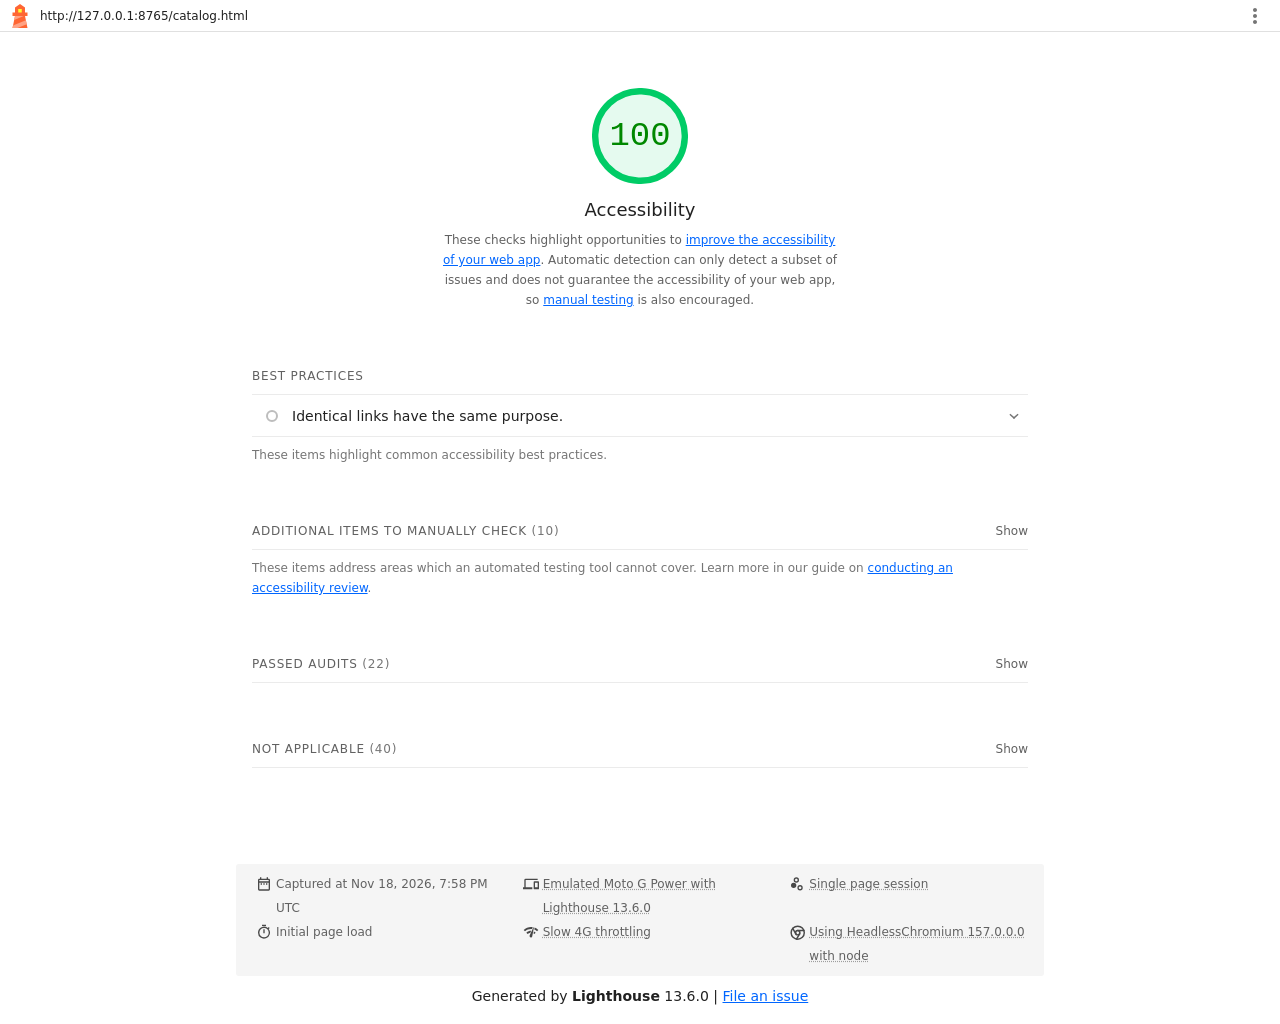
<file: lighthouse/accessibility-catalog.html>
<!--
@license
Copyright 2018 Google LLC
SPDX-License-Identifier: Apache-2.0
-->
<!doctype html>
<html lang="en">
<head>
  <meta charset="utf-8">
  <meta name="viewport" content="width=device-width, initial-scale=1, minimum-scale=1">
  <link rel="icon" href='data:image/svg+xml;utf8,<svg fill="none" xmlns="http://www.w3.org/2000/svg" viewBox="0 0 48 48"><path d="m14 7 10-7 10 7v10h5v7h-5l5 24H9l5-24H9v-7h5V7Z" fill="%23F63"/><path d="M31.561 24H14l-1.689 8.105L31.561 24ZM18.983 48H9l1.022-4.907L35.723 32.27l1.663 7.98L18.983 48Z" fill="%23FFA385"/><path fill="%23FF3" d="M20.5 10h7v7h-7z"/></svg>'>
  <title>Lighthouse Report</title>
  <style>body {margin: 0}</style>
</head>
<body>
  <noscript>Lighthouse report requires JavaScript. Please enable.</noscript>

  <div id="lh-log"></div>

  <script>window.__LIGHTHOUSE_JSON__ = {"lighthouseVersion":"13.6.0","requestedUrl":"http://127.0.0.1:8765/catalog.html","mainDocumentUrl":"http://127.0.0.1:8765/catalog.html","finalDisplayedUrl":"http://127.0.0.1:8765/catalog.html","finalUrl":"http://127.0.0.1:8765/catalog.html","fetchTime":"2026-11-18T19:58:53.662Z","gatherMode":"navigation","runWarnings":[],"userAgent":"Mozilla/5.0 (Windows NT 10.0; Win64; x64) AppleWebKit/537.36 (KHTML, like Gecko) HeadlessChrome/157.0.0.0 Safari/537.36 Edg/157.0.0.0","environment":{"networkUserAgent":"Mozilla/5.0 (Linux; Android 11; moto g power (2022)) AppleWebKit/537.36 (KHTML, like Gecko) Chrome/157.0.0.0 Mobile Safari/537.36","hostUserAgent":"Mozilla/5.0 (Windows NT 10.0; Win64; x64) AppleWebKit/537.36 (KHTML, like Gecko) HeadlessChrome/157.0.0.0 Safari/537.36 Edg/157.0.0.0","benchmarkIndex":1476,"credits":{"axe-core":"4.14.0"}},"audits":{"accesskeys":{"id":"accesskeys","title":"`[accesskey]` values are unique","description":"Access keys let users quickly focus a part of the page. For proper navigation, each access key must be unique. [Learn more about access keys](https://dequeuniversity.com/rules/axe/4.14/accesskeys).","score":null,"scoreDisplayMode":"notApplicable"},"aria-allowed-attr":{"id":"aria-allowed-attr","title":"`[aria-*]` attributes match their roles","description":"Each ARIA `role` supports a specific subset of `aria-*` attributes. Mismatching these invalidates the `aria-*` attributes. [Learn how to match ARIA attributes to their roles](https://dequeuniversity.com/rules/axe/4.14/aria-allowed-attr).","score":1,"scoreDisplayMode":"binary","details":{"type":"table","headings":[{"key":"node","valueType":"node","subItemsHeading":{"key":"relatedNode","valueType":"node"},"label":"Failing Elements"}],"items":[]}},"aria-allowed-role":{"id":"aria-allowed-role","title":"Uses ARIA roles only on compatible elements","description":"Many HTML elements can only be assigned certain ARIA roles. Using ARIA roles where they are not allowed can interfere with the accessibility of the web page. [Learn more about ARIA roles](https://dequeuniversity.com/rules/axe/4.14/aria-allowed-role).","score":null,"scoreDisplayMode":"notApplicable"},"aria-command-name":{"id":"aria-command-name","title":"`button`, `link`, and `menuitem` elements have accessible names","description":"When an element doesn't have an accessible name, screen readers announce it with a generic name, making it unusable for users who rely on screen readers. [Learn how to make command elements more accessible](https://dequeuniversity.com/rules/axe/4.14/aria-command-name).","score":null,"scoreDisplayMode":"notApplicable"},"aria-conditional-attr":{"id":"aria-conditional-attr","title":"ARIA attributes are used as specified for the element's role","description":"Some ARIA attributes are only allowed on an element under certain conditions. [Learn more about conditional ARIA attributes](https://dequeuniversity.com/rules/axe/4.14/aria-conditional-attr).","score":1,"scoreDisplayMode":"binary","details":{"type":"table","headings":[{"key":"node","valueType":"node","subItemsHeading":{"key":"relatedNode","valueType":"node"},"label":"Failing Elements"}],"items":[]}},"aria-deprecated-role":{"id":"aria-deprecated-role","title":"Deprecated ARIA roles were not used","description":"Deprecated ARIA roles may not be processed correctly by assistive technology. [Learn more about deprecated ARIA roles](https://dequeuniversity.com/rules/axe/4.14/aria-deprecated-role).","score":null,"scoreDisplayMode":"notApplicable"},"aria-dialog-name":{"id":"aria-dialog-name","title":"Elements with `role=\"dialog\"` or `role=\"alertdialog\"` have accessible names.","description":"ARIA dialog elements without accessible names may prevent screen readers users from discerning the purpose of these elements. [Learn how to make ARIA dialog elements more accessible](https://dequeuniversity.com/rules/axe/4.14/aria-dialog-name).","score":null,"scoreDisplayMode":"notApplicable"},"aria-hidden-body":{"id":"aria-hidden-body","title":"`[aria-hidden=\"true\"]` is not present on the document `\u003cbody>`","description":"Assistive technologies, like screen readers, work inconsistently when `aria-hidden=\"true\"` is set on the document `\u003cbody>`. [Learn how `aria-hidden` affects the document body](https://dequeuniversity.com/rules/axe/4.14/aria-hidden-body).","score":1,"scoreDisplayMode":"binary","details":{"type":"table","headings":[{"key":"node","valueType":"node","subItemsHeading":{"key":"relatedNode","valueType":"node"},"label":"Failing Elements"}],"items":[]}},"aria-hidden-focus":{"id":"aria-hidden-focus","title":"`[aria-hidden=\"true\"]` elements do not contain focusable descendents","description":"Focusable descendents within an `[aria-hidden=\"true\"]` element prevent those interactive elements from being available to users of assistive technologies like screen readers. [Learn how `aria-hidden` affects focusable elements](https://dequeuniversity.com/rules/axe/4.14/aria-hidden-focus).","score":null,"scoreDisplayMode":"notApplicable"},"aria-input-field-name":{"id":"aria-input-field-name","title":"ARIA input fields have accessible names","description":"When an input field doesn't have an accessible name, screen readers announce it with a generic name, making it unusable for users who rely on screen readers. [Learn more about input field labels](https://dequeuniversity.com/rules/axe/4.14/aria-input-field-name).","score":null,"scoreDisplayMode":"notApplicable"},"aria-meter-name":{"id":"aria-meter-name","title":"ARIA `meter` elements have accessible names","description":"When a meter element doesn't have an accessible name, screen readers announce it with a generic name, making it unusable for users who rely on screen readers. [Learn how to name `meter` elements](https://dequeuniversity.com/rules/axe/4.14/aria-meter-name).","score":null,"scoreDisplayMode":"notApplicable"},"aria-progressbar-name":{"id":"aria-progressbar-name","title":"ARIA `progressbar` elements have accessible names","description":"When a `progressbar` element doesn't have an accessible name, screen readers announce it with a generic name, making it unusable for users who rely on screen readers. [Learn how to label `progressbar` elements](https://dequeuniversity.com/rules/axe/4.14/aria-progressbar-name).","score":null,"scoreDisplayMode":"notApplicable"},"aria-prohibited-attr":{"id":"aria-prohibited-attr","title":"Elements use only permitted ARIA attributes","description":"Using ARIA attributes in roles where they are prohibited can mean that important information is not communicated to users of assistive technologies. [Learn more about prohibited ARIA roles](https://dequeuniversity.com/rules/axe/4.14/aria-prohibited-attr).","score":1,"scoreDisplayMode":"binary","details":{"type":"table","headings":[{"key":"node","valueType":"node","subItemsHeading":{"key":"relatedNode","valueType":"node"},"label":"Failing Elements"}],"items":[]}},"aria-required-attr":{"id":"aria-required-attr","title":"`[role]`s have all required `[aria-*]` attributes","description":"Some ARIA roles have required attributes that describe the state of the element to screen readers. [Learn more about roles and required attributes](https://dequeuniversity.com/rules/axe/4.14/aria-required-attr).","score":null,"scoreDisplayMode":"notApplicable"},"aria-required-children":{"id":"aria-required-children","title":"Elements with an ARIA `[role]` that require children to contain a specific `[role]` have all required children.","description":"Some ARIA parent roles must contain specific child roles to perform their intended accessibility functions. [Learn more about roles and required children elements](https://dequeuniversity.com/rules/axe/4.14/aria-required-children).","score":null,"scoreDisplayMode":"notApplicable"},"aria-required-parent":{"id":"aria-required-parent","title":"`[role]`s are contained by their required parent element","description":"Some ARIA child roles must be contained by specific parent roles to properly perform their intended accessibility functions. [Learn more about ARIA roles and required parent element](https://dequeuniversity.com/rules/axe/4.14/aria-required-parent).","score":null,"scoreDisplayMode":"notApplicable"},"aria-roles":{"id":"aria-roles","title":"`[role]` values are valid","description":"ARIA roles must have valid values in order to perform their intended accessibility functions. [Learn more about valid ARIA roles](https://dequeuniversity.com/rules/axe/4.14/aria-roles).","score":null,"scoreDisplayMode":"notApplicable"},"aria-text":{"id":"aria-text","title":"Elements with the `role=text` attribute do not have focusable descendents.","description":"Adding `role=text` around a text node split by markup enables VoiceOver to treat it as one phrase, but the element's focusable descendents will not be announced. [Learn more about the `role=text` attribute](https://dequeuniversity.com/rules/axe/4.14/aria-text).","score":null,"scoreDisplayMode":"notApplicable"},"aria-toggle-field-name":{"id":"aria-toggle-field-name","title":"ARIA toggle fields have accessible names","description":"When a toggle field doesn't have an accessible name, screen readers announce it with a generic name, making it unusable for users who rely on screen readers. [Learn more about toggle fields](https://dequeuniversity.com/rules/axe/4.14/aria-toggle-field-name).","score":null,"scoreDisplayMode":"notApplicable"},"aria-tooltip-name":{"id":"aria-tooltip-name","title":"ARIA `tooltip` elements have accessible names","description":"When a tooltip element doesn't have an accessible name, screen readers announce it with a generic name, making it unusable for users who rely on screen readers. [Learn how to name `tooltip` elements](https://dequeuniversity.com/rules/axe/4.14/aria-tooltip-name).","score":null,"scoreDisplayMode":"notApplicable"},"aria-treeitem-name":{"id":"aria-treeitem-name","title":"ARIA `treeitem` elements have accessible names","description":"When a `treeitem` element doesn't have an accessible name, screen readers announce it with a generic name, making it unusable for users who rely on screen readers. [Learn more about labeling `treeitem` elements](https://dequeuniversity.com/rules/axe/4.14/aria-treeitem-name).","score":null,"scoreDisplayMode":"notApplicable"},"aria-valid-attr-value":{"id":"aria-valid-attr-value","title":"`[aria-*]` attributes have valid values","description":"Assistive technologies, like screen readers, can't interpret ARIA attributes with invalid values. [Learn more about valid values for ARIA attributes](https://dequeuniversity.com/rules/axe/4.14/aria-valid-attr-value).","score":1,"scoreDisplayMode":"binary","details":{"type":"table","headings":[{"key":"node","valueType":"node","subItemsHeading":{"key":"relatedNode","valueType":"node"},"label":"Failing Elements"}],"items":[]}},"aria-valid-attr":{"id":"aria-valid-attr","title":"`[aria-*]` attributes are valid and not misspelled","description":"Assistive technologies, like screen readers, can't interpret ARIA attributes with invalid names. [Learn more about valid ARIA attributes](https://dequeuniversity.com/rules/axe/4.14/aria-valid-attr).","score":1,"scoreDisplayMode":"binary","details":{"type":"table","headings":[{"key":"node","valueType":"node","subItemsHeading":{"key":"relatedNode","valueType":"node"},"label":"Failing Elements"}],"items":[]}},"button-name":{"id":"button-name","title":"Buttons have an accessible name","description":"When a button doesn't have an accessible name, screen readers announce it as \"button\", making it unusable for users who rely on screen readers. [Learn how to make buttons more accessible](https://dequeuniversity.com/rules/axe/4.14/button-name).","score":1,"scoreDisplayMode":"binary","details":{"type":"table","headings":[{"key":"node","valueType":"node","subItemsHeading":{"key":"relatedNode","valueType":"node"},"label":"Failing Elements"}],"items":[]}},"bypass":{"id":"bypass","title":"The page contains a heading, skip link, or landmark region","description":"Adding ways to bypass repetitive content lets keyboard users navigate the page more efficiently. [Learn more about bypass blocks](https://dequeuniversity.com/rules/axe/4.14/bypass).","score":null,"scoreDisplayMode":"notApplicable"},"color-contrast":{"id":"color-contrast","title":"Background and foreground colors have a sufficient contrast ratio","description":"Low-contrast text is difficult or impossible for many users to read. [Learn how to provide sufficient color contrast](https://dequeuniversity.com/rules/axe/4.14/color-contrast).","score":1,"scoreDisplayMode":"binary","details":{"type":"table","headings":[{"key":"node","valueType":"node","subItemsHeading":{"key":"relatedNode","valueType":"node"},"label":"Failing Elements"}],"items":[]}},"definition-list":{"id":"definition-list","title":"`\u003cdl>`'s contain only properly-ordered `\u003cdt>` and `\u003cdd>` groups, `\u003cscript>`, `\u003ctemplate>` or `\u003cdiv>` elements.","description":"When definition lists are not properly marked up, screen readers may produce confusing or inaccurate output. [Learn how to structure definition lists correctly](https://dequeuniversity.com/rules/axe/4.14/definition-list).","score":null,"scoreDisplayMode":"notApplicable"},"dlitem":{"id":"dlitem","title":"Definition list items are wrapped in `\u003cdl>` elements","description":"Definition list items (`\u003cdt>` and `\u003cdd>`) must be wrapped in a parent `\u003cdl>` element to ensure that screen readers can properly announce them. [Learn how to structure definition lists correctly](https://dequeuniversity.com/rules/axe/4.14/dlitem).","score":null,"scoreDisplayMode":"notApplicable"},"document-title":{"id":"document-title","title":"Document has a `\u003ctitle>` element","description":"The title gives screen reader users an overview of the page, and search engine users rely on it heavily to determine if a page is relevant to their search. [Learn more about document titles](https://dequeuniversity.com/rules/axe/4.14/document-title).","score":1,"scoreDisplayMode":"binary","details":{"type":"table","headings":[{"key":"node","valueType":"node","subItemsHeading":{"key":"relatedNode","valueType":"node"},"label":"Failing Elements"}],"items":[]}},"duplicate-id-aria":{"id":"duplicate-id-aria","title":"ARIA IDs are unique","description":"The value of an ARIA ID must be unique to prevent other instances from being overlooked by assistive technologies. [Learn how to fix duplicate ARIA IDs](https://dequeuniversity.com/rules/axe/4.14/duplicate-id-aria).","score":null,"scoreDisplayMode":"notApplicable"},"empty-heading":{"id":"empty-heading","title":"All heading elements contain content.","description":"A heading with no content or inaccessible text prevent screen reader users from accessing information on the page's structure. [Learn more about headings](https://dequeuniversity.com/rules/axe/4.14/empty-heading).","score":null,"scoreDisplayMode":"notApplicable"},"form-field-multiple-labels":{"id":"form-field-multiple-labels","title":"No form fields have multiple labels","description":"Form fields with multiple labels can be confusingly announced by assistive technologies like screen readers which use either the first, the last, or all of the labels. [Learn how to use form labels](https://dequeuniversity.com/rules/axe/4.14/form-field-multiple-labels).","score":null,"scoreDisplayMode":"notApplicable"},"frame-title":{"id":"frame-title","title":"`\u003cframe>` or `\u003ciframe>` elements have a title","description":"Screen reader users rely on frame titles to describe the contents of frames. [Learn more about frame titles](https://dequeuniversity.com/rules/axe/4.14/frame-title).","score":null,"scoreDisplayMode":"notApplicable"},"heading-order":{"id":"heading-order","title":"Heading elements appear in a sequentially-descending order","description":"Properly ordered headings that do not skip levels convey the semantic structure of the page, making it easier to navigate and understand when using assistive technologies. [Learn more about heading order](https://dequeuniversity.com/rules/axe/4.14/heading-order).","score":1,"scoreDisplayMode":"binary","details":{"type":"table","headings":[{"key":"node","valueType":"node","subItemsHeading":{"key":"relatedNode","valueType":"node"},"label":"Failing Elements"}],"items":[]}},"html-has-lang":{"id":"html-has-lang","title":"`\u003chtml>` element has a `[lang]` attribute","description":"If a page doesn't specify a `lang` attribute, a screen reader assumes that the page is in the default language that the user chose when setting up the screen reader. If the page isn't actually in the default language, then the screen reader might not announce the page's text correctly. [Learn more about the `lang` attribute](https://dequeuniversity.com/rules/axe/4.14/html-has-lang).","score":1,"scoreDisplayMode":"binary","details":{"type":"table","headings":[{"key":"node","valueType":"node","subItemsHeading":{"key":"relatedNode","valueType":"node"},"label":"Failing Elements"}],"items":[]}},"html-lang-valid":{"id":"html-lang-valid","title":"`\u003chtml>` element has a valid value for its `[lang]` attribute","description":"Specifying a valid [BCP 47 language](https://www.w3.org/International/questions/qa-choosing-language-tags#question) helps screen readers announce text properly. [Learn how to use the `lang` attribute](https://dequeuniversity.com/rules/axe/4.14/html-lang-valid).","score":1,"scoreDisplayMode":"binary","details":{"type":"table","headings":[{"key":"node","valueType":"node","subItemsHeading":{"key":"relatedNode","valueType":"node"},"label":"Failing Elements"}],"items":[]}},"html-xml-lang-mismatch":{"id":"html-xml-lang-mismatch","title":"`\u003chtml>` element has an `[xml:lang]` attribute with the same base language as the `[lang]` attribute.","description":"If the webpage does not specify a consistent language, then the screen reader might not announce the page's text correctly. [Learn more about the `lang` attribute](https://dequeuniversity.com/rules/axe/4.14/html-xml-lang-mismatch).","score":null,"scoreDisplayMode":"notApplicable"},"identical-links-same-purpose":{"id":"identical-links-same-purpose","title":"Identical links have the same purpose.","description":"Links with the same destination should have the same description, to help users understand the link's purpose and decide whether to follow it. [Learn more about identical links](https://dequeuniversity.com/rules/axe/4.14/identical-links-same-purpose).","score":1,"scoreDisplayMode":"informative","details":{"type":"table","headings":[{"key":"node","valueType":"node","subItemsHeading":{"key":"relatedNode","valueType":"node"},"label":"Failing Elements"}],"items":[{"node":{"type":"node","lhId":"1-0-A","path":"1,HTML,1,BODY,2,MAIN,2,DIV,1,SECTION,1,DIV,0,ARTICLE,5,DIV,1,A","selector":"div.products-grid > article.product-card > div.product-card__footer > a.button","boundingRect":{"top":1703,"bottom":1743,"left":290,"right":379,"width":89,"height":40},"snippet":"\u003ca class=\"button button--primary product-card__button\" href=\"order.html?product=Forge%20K75\">","nodeLabel":"Заказать","explanation":"Fix all of the following:\n  Check that links have the same purpose, or are intentionally ambiguous."},"subItems":{"type":"subitems","items":[{"relatedNode":{"type":"node","lhId":"1-1-A","path":"1,HTML,1,BODY,2,MAIN,2,DIV,1,SECTION,1,DIV,1,ARTICLE,4,DIV,1,A","selector":"div.products-grid > article.product-card > div.product-card__footer > a.button","boundingRect":{"top":2283,"bottom":2323,"left":290,"right":379,"width":89,"height":40},"snippet":"\u003ca class=\"button button--primary product-card__button\" href=\"order.html?product=Pulse%20M20\">","nodeLabel":"Заказать"}},{"relatedNode":{"type":"node","lhId":"1-2-A","path":"1,HTML,1,BODY,2,MAIN,2,DIV,1,SECTION,1,DIV,2,ARTICLE,5,DIV,1,A","selector":"div.products-grid > article.product-card > div.product-card__footer > a.button","boundingRect":{"top":2846,"bottom":2886,"left":290,"right":379,"width":89,"height":40},"snippet":"\u003ca class=\"button button--primary product-card__button\" href=\"order.html?product=Echo%20H40\">","nodeLabel":"Заказать"}},{"relatedNode":{"type":"node","lhId":"1-3-A","path":"1,HTML,1,BODY,2,MAIN,2,DIV,1,SECTION,1,DIV,3,ARTICLE,4,DIV,1,A","selector":"div.products-grid > article.product-card > div.product-card__footer > a.button","boundingRect":{"top":3410,"bottom":3450,"left":290,"right":379,"width":89,"height":40},"snippet":"\u003ca class=\"button button--primary product-card__button\" href=\"order.html?product=Focus%20C10\">","nodeLabel":"Заказать"}}]}}],"debugData":{"type":"debugdata","impact":"minor","tags":["cat.semantics","wcag2aaa","wcag249"]}}},"image-alt":{"id":"image-alt","title":"Image elements have `[alt]` attributes","description":"Informative elements should aim for short, descriptive alternate text. Decorative elements can be ignored with an empty alt attribute. [Learn more about the `alt` attribute](https://dequeuniversity.com/rules/axe/4.14/image-alt).","score":1,"scoreDisplayMode":"binary","details":{"type":"table","headings":[{"key":"node","valueType":"node","subItemsHeading":{"key":"relatedNode","valueType":"node"},"label":"Failing Elements"}],"items":[]}},"image-redundant-alt":{"id":"image-redundant-alt","title":"Image elements do not have `[alt]` attributes that are redundant text.","description":"Informative elements should aim for short, descriptive alternative text. Alternative text that is exactly the same as the text adjacent to the link or image is potentially confusing for screen reader users, because the text will be read twice. [Learn more about the `alt` attribute](https://dequeuniversity.com/rules/axe/4.14/image-redundant-alt).","score":null,"scoreDisplayMode":"notApplicable"},"input-button-name":{"id":"input-button-name","title":"Input buttons have discernible text.","description":"Adding discernable and accessible text to input buttons may help screen reader users understand the purpose of the input button. [Learn more about input buttons](https://dequeuniversity.com/rules/axe/4.14/input-button-name).","score":null,"scoreDisplayMode":"notApplicable"},"input-image-alt":{"id":"input-image-alt","title":"`\u003cinput type=\"image\">` elements have `[alt]` text","description":"When an image is being used as an `\u003cinput>` button, providing alternative text can help screen reader users understand the purpose of the button. [Learn about input image alt text](https://dequeuniversity.com/rules/axe/4.14/input-image-alt).","score":null,"scoreDisplayMode":"notApplicable"},"label-content-name-mismatch":{"id":"label-content-name-mismatch","title":"Elements with visible text labels have matching accessible names.","description":"Visible text labels that do not match the accessible name can result in a confusing experience for screen reader users. [Learn more about accessible names](https://dequeuniversity.com/rules/axe/4.14/label-content-name-mismatch).","score":null,"scoreDisplayMode":"notApplicable"},"label":{"id":"label","title":"Form elements have associated labels","description":"Labels ensure that form controls are announced properly by assistive technologies, like screen readers. [Learn more about form element labels](https://dequeuniversity.com/rules/axe/4.14/label).","score":1,"scoreDisplayMode":"binary","details":{"type":"table","headings":[{"key":"node","valueType":"node","subItemsHeading":{"key":"relatedNode","valueType":"node"},"label":"Failing Elements"}],"items":[]}},"landmark-one-main":{"id":"landmark-one-main","title":"Document has a main landmark.","description":"One main landmark helps screen reader users navigate a web page. [Learn more about landmarks](https://dequeuniversity.com/rules/axe/4.14/landmark-one-main).","score":1,"scoreDisplayMode":"binary","details":{"type":"table","headings":[{"key":"node","valueType":"node","subItemsHeading":{"key":"relatedNode","valueType":"node"},"label":"Failing Elements"}],"items":[]}},"link-name":{"id":"link-name","title":"Links have a discernible name","description":"Link text (and alternate text for images, when used as links) that is discernible, unique, and focusable improves the navigation experience for screen reader users. [Learn how to make links accessible](https://dequeuniversity.com/rules/axe/4.14/link-name).","score":1,"scoreDisplayMode":"binary","details":{"type":"table","headings":[{"key":"node","valueType":"node","subItemsHeading":{"key":"relatedNode","valueType":"node"},"label":"Failing Elements"}],"items":[]}},"link-in-text-block":{"id":"link-in-text-block","title":"Links are distinguishable without relying on color.","description":"Low-contrast text is difficult or impossible for many users to read. Link text that is discernible improves the experience for users with low vision. [Learn how to make links distinguishable](https://dequeuniversity.com/rules/axe/4.14/link-in-text-block).","score":null,"scoreDisplayMode":"notApplicable"},"list":{"id":"list","title":"Lists contain only `\u003cli>` elements and script supporting elements (`\u003cscript>` and `\u003ctemplate>`).","description":"Screen readers have a specific way of announcing lists. Ensuring proper list structure aids screen reader output. [Learn more about proper list structure](https://dequeuniversity.com/rules/axe/4.14/list).","score":1,"scoreDisplayMode":"binary","details":{"type":"table","headings":[{"key":"node","valueType":"node","subItemsHeading":{"key":"relatedNode","valueType":"node"},"label":"Failing Elements"}],"items":[]}},"listitem":{"id":"listitem","title":"List items (`\u003cli>`) are contained within `\u003cul>`, `\u003col>` or `\u003cmenu>` parent elements","description":"Screen readers require list items (`\u003cli>`) to be contained within a parent `\u003cul>`, `\u003col>` or `\u003cmenu>` to be announced properly. [Learn more about proper list structure](https://dequeuniversity.com/rules/axe/4.14/listitem).","score":1,"scoreDisplayMode":"binary","details":{"type":"table","headings":[{"key":"node","valueType":"node","subItemsHeading":{"key":"relatedNode","valueType":"node"},"label":"Failing Elements"}],"items":[]}},"meta-refresh":{"id":"meta-refresh","title":"The document does not use `\u003cmeta http-equiv=\"refresh\">`","description":"Users do not expect a page to refresh automatically, and doing so will move focus back to the top of the page. This may create a frustrating or confusing experience. [Learn more about the refresh meta tag](https://dequeuniversity.com/rules/axe/4.14/meta-refresh).","score":null,"scoreDisplayMode":"notApplicable"},"meta-viewport":{"id":"meta-viewport","title":"`[user-scalable=\"no\"]` is not used in the `\u003cmeta name=\"viewport\">` element and the `[maximum-scale]` attribute is not less than 5.","description":"Disabling zooming is problematic for users with low vision who rely on screen magnification to properly see the contents of a web page. [Learn more about the viewport meta tag](https://dequeuniversity.com/rules/axe/4.14/meta-viewport).","score":1,"scoreDisplayMode":"binary","details":{"type":"table","headings":[{"key":"node","valueType":"node","subItemsHeading":{"key":"relatedNode","valueType":"node"},"label":"Failing Elements"}],"items":[]}},"object-alt":{"id":"object-alt","title":"`\u003cobject>` elements have alternate text","description":"Screen readers cannot translate non-text content. Adding alternate text to `\u003cobject>` elements helps screen readers convey meaning to users. [Learn more about alt text for `object` elements](https://dequeuniversity.com/rules/axe/4.14/object-alt).","score":null,"scoreDisplayMode":"notApplicable"},"select-name":{"id":"select-name","title":"Select elements have associated label elements.","description":"Form elements without effective labels can create frustrating experiences for screen reader users. [Learn more about the `select` element](https://dequeuniversity.com/rules/axe/4.14/select-name).","score":null,"scoreDisplayMode":"notApplicable"},"skip-link":{"id":"skip-link","title":"Skip links are focusable.","description":"Including a skip link can help users skip to the main content to save time. [Learn more about skip links](https://dequeuniversity.com/rules/axe/4.14/skip-link).","score":1,"scoreDisplayMode":"binary","details":{"type":"table","headings":[{"key":"node","valueType":"node","subItemsHeading":{"key":"relatedNode","valueType":"node"},"label":"Failing Elements"}],"items":[]}},"tabindex":{"id":"tabindex","title":"No element has a `[tabindex]` value greater than 0","description":"A value greater than 0 implies an explicit navigation ordering. Although technically valid, this often creates frustrating experiences for users who rely on assistive technologies. [Learn more about the `tabindex` attribute](https://dequeuniversity.com/rules/axe/4.14/tabindex).","score":null,"scoreDisplayMode":"notApplicable"},"table-duplicate-name":{"id":"table-duplicate-name","title":"Tables have different content in the summary attribute and `\u003ccaption>`.","description":"The summary attribute should describe the table structure, while `\u003ccaption>` should have the onscreen title. Accurate table mark-up helps users of screen readers. [Learn more about summary and caption](https://dequeuniversity.com/rules/axe/4.14/table-duplicate-name).","score":null,"scoreDisplayMode":"notApplicable"},"table-fake-caption":{"id":"table-fake-caption","title":"Tables use `\u003ccaption>` instead of cells with the `[colspan]` attribute to indicate a caption.","description":"Screen readers have features to make navigating tables easier. Ensuring that tables use the actual caption element instead of cells with the `[colspan]` attribute may improve the experience for screen reader users. [Learn more about captions](https://dequeuniversity.com/rules/axe/4.14/table-fake-caption).","score":null,"scoreDisplayMode":"notApplicable"},"target-size":{"id":"target-size","title":"Touch targets have sufficient size and spacing.","description":"Touch targets with sufficient size and spacing help users who may have difficulty targeting small controls to activate the targets. [Learn more about touch targets](https://dequeuniversity.com/rules/axe/4.14/target-size).","score":1,"scoreDisplayMode":"binary","details":{"type":"table","headings":[{"key":"node","valueType":"node","subItemsHeading":{"key":"relatedNode","valueType":"node"},"label":"Failing Elements"}],"items":[]}},"td-has-header":{"id":"td-has-header","title":"`\u003ctd>` elements in a large `\u003ctable>` have one or more table headers.","description":"Screen readers have features to make navigating tables easier. Ensuring that `\u003ctd>` elements in a large table (3 or more cells in width and height) have an associated table header may improve the experience for screen reader users. [Learn more about table headers](https://dequeuniversity.com/rules/axe/4.14/td-has-header).","score":null,"scoreDisplayMode":"notApplicable"},"td-headers-attr":{"id":"td-headers-attr","title":"Cells in a `\u003ctable>` element that use the `[headers]` attribute refer to table cells within the same table.","description":"Screen readers have features to make navigating tables easier. Ensuring `\u003ctd>` cells using the `[headers]` attribute only refer to other cells in the same table may improve the experience for screen reader users. [Learn more about the `headers` attribute](https://dequeuniversity.com/rules/axe/4.14/td-headers-attr).","score":null,"scoreDisplayMode":"notApplicable"},"th-has-data-cells":{"id":"th-has-data-cells","title":"`\u003cth>` elements and elements with `[role=\"columnheader\"/\"rowheader\"]` have data cells they describe.","description":"Screen readers have features to make navigating tables easier. Ensuring table headers always refer to some set of cells may improve the experience for screen reader users. [Learn more about table headers](https://dequeuniversity.com/rules/axe/4.14/th-has-data-cells).","score":null,"scoreDisplayMode":"notApplicable"},"valid-lang":{"id":"valid-lang","title":"`[lang]` attributes have a valid value","description":"Specifying a valid [BCP 47 language](https://www.w3.org/International/questions/qa-choosing-language-tags#question) on elements helps ensure that text is pronounced correctly by a screen reader. [Learn how to use the `lang` attribute](https://dequeuniversity.com/rules/axe/4.14/valid-lang).","score":null,"scoreDisplayMode":"notApplicable"},"video-caption":{"id":"video-caption","title":"`\u003cvideo>` elements contain a `\u003ctrack>` element with `[kind=\"captions\"]`","description":"When a video provides a caption it is easier for deaf and hearing impaired users to access its information. [Learn more about video captions](https://dequeuniversity.com/rules/axe/4.14/video-caption).","score":null,"scoreDisplayMode":"notApplicable"},"custom-controls-labels":{"id":"custom-controls-labels","title":"Custom controls have associated labels","description":"Custom interactive controls have associated labels, provided by aria-label or aria-labelledby. [Learn more about custom controls and labels](https://developer.chrome.com/docs/lighthouse/accessibility/custom-controls-labels/).","score":null,"scoreDisplayMode":"manual"},"custom-controls-roles":{"id":"custom-controls-roles","title":"Custom controls have ARIA roles","description":"Custom interactive controls have appropriate ARIA roles. [Learn how to add roles to custom controls](https://developer.chrome.com/docs/lighthouse/accessibility/custom-control-roles/).","score":null,"scoreDisplayMode":"manual"},"focus-traps":{"id":"focus-traps","title":"User focus is not accidentally trapped in a region","description":"A user can tab into and out of any control or region without accidentally trapping their focus. [Learn how to avoid focus traps](https://developer.chrome.com/docs/lighthouse/accessibility/focus-traps/).","score":null,"scoreDisplayMode":"manual"},"focusable-controls":{"id":"focusable-controls","title":"Interactive controls are keyboard focusable","description":"Custom interactive controls are keyboard focusable and display a focus indicator. [Learn how to make custom controls focusable](https://developer.chrome.com/docs/lighthouse/accessibility/focusable-controls/).","score":null,"scoreDisplayMode":"manual"},"interactive-element-affordance":{"id":"interactive-element-affordance","title":"Interactive elements indicate their purpose and state","description":"Interactive elements, such as links and buttons, should indicate their state and be distinguishable from non-interactive elements. [Learn how to decorate interactive elements with affordance hints](https://developer.chrome.com/docs/lighthouse/accessibility/interactive-element-affordance/).","score":null,"scoreDisplayMode":"manual"},"logical-tab-order":{"id":"logical-tab-order","title":"The page has a logical tab order","description":"Tabbing through the page follows the visual layout. Users cannot focus elements that are offscreen. [Learn more about logical tab ordering](https://developer.chrome.com/docs/lighthouse/accessibility/logical-tab-order/).","score":null,"scoreDisplayMode":"manual"},"managed-focus":{"id":"managed-focus","title":"The user's focus is directed to new content added to the page","description":"If new content, such as a dialog, is added to the page, the user's focus is directed to it. [Learn how to direct focus to new content](https://developer.chrome.com/docs/lighthouse/accessibility/managed-focus/).","score":null,"scoreDisplayMode":"manual"},"offscreen-content-hidden":{"id":"offscreen-content-hidden","title":"Offscreen content is hidden from assistive technology","description":"Offscreen content is hidden with display: none or aria-hidden=true. [Learn how to properly hide offscreen content](https://developer.chrome.com/docs/lighthouse/accessibility/offscreen-content-hidden/).","score":null,"scoreDisplayMode":"manual"},"use-landmarks":{"id":"use-landmarks","title":"HTML5 landmark elements are used to improve navigation","description":"Landmark elements (`\u003cmain>`, `\u003cnav>`, etc.) are used to improve the keyboard navigation of the page for assistive technology. [Learn more about landmark elements](https://developer.chrome.com/docs/lighthouse/accessibility/use-landmarks/).","score":null,"scoreDisplayMode":"manual"},"visual-order-follows-dom":{"id":"visual-order-follows-dom","title":"Visual order on the page follows DOM order","description":"DOM order matches the visual order, improving navigation for assistive technology. [Learn more about DOM and visual ordering](https://developer.chrome.com/docs/lighthouse/accessibility/visual-order-follows-dom/).","score":null,"scoreDisplayMode":"manual"},"autocomplete-valid":{"id":"autocomplete-valid","title":"`autocomplete` attributes are used correctly","description":"The `autocomplete` attribute values must be valid and correctly applied for screen readers to function correctly. [Learn more about valid autocomplete values](https://dequeuniversity.com/rules/axe/4.14/autocomplete-valid).","score":null,"scoreDisplayMode":"notApplicable"},"presentation-role-conflict":{"id":"presentation-role-conflict","title":"Elements with `role=\"none\"` or `role=\"presentation\"` do not have conflicts","description":"There are certain cases where the semantic role of an element with `role=\"none\"` or `role=\"presentation\"` does not resolve to none or presentation. To ensure the element remains removed from the accessibility tree, you should not add any global ARIA attributes to the element or make it focusable. [Learn more about presentation role conflict](https://dequeuniversity.com/rules/axe/4.14/presentation-role-conflict).","score":1,"scoreDisplayMode":"binary","details":{"type":"table","headings":[{"key":"node","valueType":"node","subItemsHeading":{"key":"relatedNode","valueType":"node"},"label":"Failing Elements"}],"items":[]}},"svg-img-alt":{"id":"svg-img-alt","title":"SVG elements with an `img` role have an accessible text alternative","description":"Ensures SVG elements with an `img`, `graphics-document` or `graphics-symbol` role have an accessible text alternative. [Learn more about SVG alt text](https://dequeuniversity.com/rules/axe/4.14/svg-img-alt).","score":null,"scoreDisplayMode":"notApplicable"}},"configSettings":{"output":"html","maxWaitForFcp":30000,"maxWaitForLoad":45000,"pauseAfterFcpMs":1000,"pauseAfterLoadMs":1000,"networkQuietThresholdMs":1000,"cpuQuietThresholdMs":1000,"formFactor":"mobile","throttling":{"rttMs":150,"throughputKbps":1638.4,"requestLatencyMs":562.5,"downloadThroughputKbps":1474.5600000000002,"uploadThroughputKbps":675,"cpuSlowdownMultiplier":4},"throttlingMethod":"simulate","screenEmulation":{"mobile":true,"width":412,"height":823,"deviceScaleFactor":1.75,"disabled":false},"emulatedUserAgent":"Mozilla/5.0 (Linux; Android 11; moto g power (2022)) AppleWebKit/537.36 (KHTML, like Gecko) Chrome/136.0.0.0 Mobile Safari/537.36","auditMode":false,"gatherMode":false,"clearStorageTypes":["file_systems","shader_cache","service_workers","cache_storage"],"disableStorageReset":false,"debugNavigation":false,"channel":"node","usePassiveGathering":false,"disableFullPageScreenshot":false,"skipAboutBlank":false,"blankPage":"about:blank","ignoreStatusCode":false,"locale":"en-US","blockedUrlPatterns":null,"additionalTraceCategories":null,"extraHeaders":null,"precomputedLanternData":null,"onlyAudits":null,"onlyCategories":["accessibility"],"skipAudits":null},"categories":{"accessibility":{"title":"Accessibility","description":"These checks highlight opportunities to [improve the accessibility of your web app](https://developer.chrome.com/docs/lighthouse/accessibility/). Automatic detection can only detect a subset of issues and does not guarantee the accessibility of your web app, so [manual testing](https://web.dev/articles/how-to-review) is also encouraged.","manualDescription":"These items address areas which an automated testing tool cannot cover. Learn more in our guide on [conducting an accessibility review](https://web.dev/articles/how-to-review).","supportedModes":["navigation","snapshot"],"auditRefs":[{"id":"accesskeys","weight":0,"group":"a11y-navigation"},{"id":"aria-allowed-attr","weight":10,"group":"a11y-aria"},{"id":"aria-command-name","weight":0,"group":"a11y-aria"},{"id":"aria-conditional-attr","weight":7,"group":"a11y-aria"},{"id":"aria-deprecated-role","weight":0,"group":"a11y-aria"},{"id":"aria-dialog-name","weight":0,"group":"a11y-aria"},{"id":"aria-hidden-body","weight":10,"group":"a11y-aria"},{"id":"aria-hidden-focus","weight":0,"group":"a11y-aria"},{"id":"aria-input-field-name","weight":0,"group":"a11y-aria"},{"id":"aria-meter-name","weight":0,"group":"a11y-aria"},{"id":"aria-progressbar-name","weight":0,"group":"a11y-aria"},{"id":"aria-prohibited-attr","weight":7,"group":"a11y-aria"},{"id":"aria-required-attr","weight":0,"group":"a11y-aria"},{"id":"aria-required-children","weight":0,"group":"a11y-aria"},{"id":"aria-required-parent","weight":0,"group":"a11y-aria"},{"id":"aria-roles","weight":0,"group":"a11y-aria"},{"id":"aria-text","weight":0,"group":"a11y-aria"},{"id":"aria-toggle-field-name","weight":0,"group":"a11y-aria"},{"id":"aria-tooltip-name","weight":0,"group":"a11y-aria"},{"id":"aria-treeitem-name","weight":0,"group":"a11y-aria"},{"id":"aria-valid-attr-value","weight":10,"group":"a11y-aria"},{"id":"aria-valid-attr","weight":10,"group":"a11y-aria"},{"id":"button-name","weight":10,"group":"a11y-names-labels"},{"id":"bypass","weight":0,"group":"a11y-navigation"},{"id":"color-contrast","weight":7,"group":"a11y-color-contrast"},{"id":"definition-list","weight":0,"group":"a11y-tables-lists"},{"id":"dlitem","weight":0,"group":"a11y-tables-lists"},{"id":"document-title","weight":7,"group":"a11y-names-labels"},{"id":"duplicate-id-aria","weight":0,"group":"a11y-aria"},{"id":"form-field-multiple-labels","weight":0,"group":"a11y-names-labels"},{"id":"frame-title","weight":0,"group":"a11y-names-labels"},{"id":"heading-order","weight":3,"group":"a11y-navigation"},{"id":"html-has-lang","weight":7,"group":"a11y-language"},{"id":"html-lang-valid","weight":7,"group":"a11y-language"},{"id":"html-xml-lang-mismatch","weight":0,"group":"a11y-language"},{"id":"image-alt","weight":10,"group":"a11y-names-labels"},{"id":"input-button-name","weight":0,"group":"a11y-names-labels"},{"id":"input-image-alt","weight":0,"group":"a11y-names-labels"},{"id":"label","weight":10,"group":"a11y-names-labels"},{"id":"link-in-text-block","weight":0,"group":"a11y-color-contrast"},{"id":"link-name","weight":7,"group":"a11y-names-labels"},{"id":"list","weight":7,"group":"a11y-tables-lists"},{"id":"listitem","weight":7,"group":"a11y-tables-lists"},{"id":"meta-refresh","weight":0,"group":"a11y-best-practices"},{"id":"meta-viewport","weight":10,"group":"a11y-best-practices"},{"id":"object-alt","weight":0,"group":"a11y-names-labels"},{"id":"select-name","weight":0,"group":"a11y-names-labels"},{"id":"skip-link","weight":3,"group":"a11y-names-labels"},{"id":"tabindex","weight":0,"group":"a11y-navigation"},{"id":"target-size","weight":7,"group":"a11y-best-practices"},{"id":"td-headers-attr","weight":0,"group":"a11y-tables-lists"},{"id":"th-has-data-cells","weight":0,"group":"a11y-tables-lists"},{"id":"valid-lang","weight":0,"group":"a11y-language"},{"id":"video-caption","weight":0,"group":"a11y-audio-video"},{"id":"landmark-one-main","weight":3,"group":"a11y-best-practices"},{"id":"autocomplete-valid","weight":0,"group":"a11y-best-practices"},{"id":"presentation-role-conflict","weight":1,"group":"a11y-best-practices"},{"id":"svg-img-alt","weight":0,"group":"a11y-best-practices"},{"id":"focusable-controls","weight":0},{"id":"interactive-element-affordance","weight":0},{"id":"logical-tab-order","weight":0},{"id":"visual-order-follows-dom","weight":0},{"id":"focus-traps","weight":0},{"id":"managed-focus","weight":0},{"id":"use-landmarks","weight":0},{"id":"offscreen-content-hidden","weight":0},{"id":"custom-controls-labels","weight":0},{"id":"custom-controls-roles","weight":0},{"id":"table-duplicate-name","weight":0,"group":"a11y-best-practices"},{"id":"empty-heading","weight":0,"group":"a11y-best-practices"},{"id":"aria-allowed-role","weight":0,"group":"a11y-best-practices"},{"id":"image-redundant-alt","weight":0,"group":"a11y-names-labels"},{"id":"identical-links-same-purpose","weight":0,"group":"a11y-best-practices"},{"id":"label-content-name-mismatch","weight":0,"group":"hidden"},{"id":"table-fake-caption","weight":0,"group":"hidden"},{"id":"td-has-header","weight":0,"group":"hidden"}],"id":"accessibility","score":1}},"categoryGroups":{"metrics":{"title":"Metrics"},"insights":{"title":"Insights","description":"These insights are also available in the Chrome DevTools Performance Panel - [record a trace](https://developer.chrome.com/docs/devtools/performance/reference) to view more detailed information."},"diagnostics":{"title":"Diagnostics","description":"More information about the performance of your application. These numbers don't [directly affect](https://developer.chrome.com/docs/lighthouse/performance/performance-scoring/) the Performance score."},"a11y-best-practices":{"title":"Best practices","description":"These items highlight common accessibility best practices."},"a11y-color-contrast":{"title":"Contrast","description":"These are opportunities to improve the legibility of your content."},"a11y-names-labels":{"title":"Names and labels","description":"These are opportunities to improve the semantics of the controls in your application. This may enhance the experience for users of assistive technology, like a screen reader."},"a11y-navigation":{"title":"Navigation","description":"These are opportunities to improve keyboard navigation in your application."},"a11y-aria":{"title":"ARIA","description":"These are opportunities to improve the usage of ARIA in your application which may enhance the experience for users of assistive technology, like a screen reader."},"a11y-language":{"title":"Internationalization and localization","description":"These are opportunities to improve the interpretation of your content by users in different locales."},"a11y-audio-video":{"title":"Audio and video","description":"These are opportunities to provide alternative content for audio and video. This may improve the experience for users with hearing or vision impairments."},"a11y-tables-lists":{"title":"Tables and lists","description":"These are opportunities to improve the experience of reading tabular or list data using assistive technology, like a screen reader."},"seo-mobile":{"title":"Mobile Friendly","description":"Make sure your pages are mobile friendly so users don’t have to pinch or zoom in order to read the content pages. [Learn how to make pages mobile-friendly](https://developers.google.com/search/mobile-sites/)."},"seo-content":{"title":"Content Best Practices","description":"Format your HTML in a way that enables crawlers to better understand your app’s content."},"seo-crawl":{"title":"Crawling and Indexing","description":"To appear in search results, crawlers need access to your app."},"best-practices-trust-safety":{"title":"Trust and Safety"},"best-practices-ux":{"title":"User Experience"},"best-practices-browser-compat":{"title":"Browser Compatibility"},"best-practices-general":{"title":"General"},"webmcp":{"title":"WebMCP","description":"Audits validating WebMCP integration."},"agent-accessibility":{"title":"Agent Accessibility","description":"These audits highlight best practices for improving the accessibility of the website for AI agents."},"agent-discoverability":{"title":"Agent Discoverability","description":"These audits validate that websites expose discoverable resources, documentation, and catalogs for AI agents."},"hidden":{"title":""}},"stackPacks":[],"entities":[{"name":"127.0.0.1","origins":["http://127.0.0.1:8765"],"isFirstParty":true,"isUnrecognized":true}],"fullPageScreenshot":{"screenshot":{"data":"[data-uri]","width":412,"height":5345},"nodes":{"1-0-A":{"id":"","top":1703,"bottom":1743,"left":290,"right":379,"width":89,"height":40},"1-1-A":{"id":"","top":2283,"bottom":2323,"left":290,"right":379,"width":89,"height":40},"1-2-A":{"id":"","top":2846,"bottom":2886,"left":290,"right":379,"width":89,"height":40},"1-3-A":{"id":"","top":3410,"bottom":3450,"left":290,"right":379,"width":89,"height":40}}},"timing":{"entries":[{"startTime":7486.44,"name":"lh:config","duration":117.33,"entryType":"measure"},{"startTime":7486.83,"name":"lh:config:resolveArtifactsToDefns","duration":0.93,"entryType":"measure"},{"startTime":7603.85,"name":"lh:runner:gather","duration":5090.92,"entryType":"measure"},{"startTime":7699.57,"name":"lh:driver:connect","duration":4.24,"entryType":"measure"},{"startTime":7703.85,"name":"lh:driver:navigate","duration":12.22,"entryType":"measure"},{"startTime":7716.15,"name":"lh:gather:getBenchmarkIndex","duration":1011.2,"entryType":"measure"},{"startTime":8727.39,"name":"lh:gather:getVersion","duration":0.83,"entryType":"measure"},{"startTime":8728.25,"name":"lh:gather:getDevicePixelRatio","duration":3.75,"entryType":"measure"},{"startTime":8732.1,"name":"lh:prepare:navigationMode","duration":64.35,"entryType":"measure"},{"startTime":8732.82,"name":"lh:gather:getVersion","duration":0.39,"entryType":"measure"},{"startTime":8749.68,"name":"lh:storage:clearDataForOrigin","duration":18.57,"entryType":"measure"},{"startTime":8768.3,"name":"lh:storage:clearBrowserCaches","duration":26.66,"entryType":"measure"},{"startTime":8795.55,"name":"lh:gather:prepareThrottlingAndNetwork","duration":0.88,"entryType":"measure"},{"startTime":8800.64,"name":"lh:driver:navigate","duration":2473.14,"entryType":"measure"},{"startTime":11277.27,"name":"lh:computed:NetworkRecords","duration":0.64,"entryType":"measure"},{"startTime":11278,"name":"lh:gather:getArtifact:DevtoolsLog","duration":0.01,"entryType":"measure"},{"startTime":11278.02,"name":"lh:gather:getArtifact:Accessibility","duration":178.56,"entryType":"measure"},{"startTime":11456.67,"name":"lh:gather:getArtifact:NetworkUserAgent","duration":0.03,"entryType":"measure"},{"startTime":11456.71,"name":"lh:gather:getArtifact:Stacks","duration":9.59,"entryType":"measure"},{"startTime":11456.73,"name":"lh:gather:collectStacks","duration":9.54,"entryType":"measure"},{"startTime":11466.36,"name":"lh:gather:getArtifact:FullPageScreenshot","duration":1202.89,"entryType":"measure"},{"startTime":12657.97,"name":"lh:gather:getVersion","duration":3.77,"entryType":"measure"},{"startTime":12694.96,"name":"lh:runner:audit","duration":173.63,"entryType":"measure"},{"startTime":12694.98,"name":"lh:runner:auditing","duration":173.37,"entryType":"measure"},{"startTime":12696.21,"name":"lh:audit:accesskeys","duration":0.78,"entryType":"measure"},{"startTime":12697.14,"name":"lh:audit:aria-allowed-attr","duration":1.69,"entryType":"measure"},{"startTime":12698.99,"name":"lh:audit:aria-allowed-role","duration":0.42,"entryType":"measure"},{"startTime":12699.58,"name":"lh:audit:aria-command-name","duration":0.48,"entryType":"measure"},{"startTime":12700.46,"name":"lh:audit:aria-conditional-attr","duration":3.3,"entryType":"measure"},{"startTime":12703.98,"name":"lh:audit:aria-deprecated-role","duration":1,"entryType":"measure"},{"startTime":12705.29,"name":"lh:audit:aria-dialog-name","duration":1.22,"entryType":"measure"},{"startTime":12706.78,"name":"lh:audit:aria-hidden-body","duration":3.26,"entryType":"measure"},{"startTime":12710.25,"name":"lh:audit:aria-hidden-focus","duration":0.78,"entryType":"measure"},{"startTime":12711.21,"name":"lh:audit:aria-input-field-name","duration":0.81,"entryType":"measure"},{"startTime":12712.2,"name":"lh:audit:aria-meter-name","duration":1.14,"entryType":"measure"},{"startTime":12713.65,"name":"lh:audit:aria-progressbar-name","duration":1.34,"entryType":"measure"},{"startTime":12715.32,"name":"lh:audit:aria-prohibited-attr","duration":3.16,"entryType":"measure"},{"startTime":12718.69,"name":"lh:audit:aria-required-attr","duration":1.13,"entryType":"measure"},{"startTime":12720.03,"name":"lh:audit:aria-required-children","duration":1.07,"entryType":"measure"},{"startTime":12721.53,"name":"lh:audit:aria-required-parent","duration":2.11,"entryType":"measure"},{"startTime":12724.04,"name":"lh:audit:aria-roles","duration":2.07,"entryType":"measure"},{"startTime":12726.41,"name":"lh:audit:aria-text","duration":1.85,"entryType":"measure"},{"startTime":12728.53,"name":"lh:audit:aria-toggle-field-name","duration":2.79,"entryType":"measure"},{"startTime":12731.69,"name":"lh:audit:aria-tooltip-name","duration":1.01,"entryType":"measure"},{"startTime":12732.85,"name":"lh:audit:aria-treeitem-name","duration":1,"entryType":"measure"},{"startTime":12734,"name":"lh:audit:aria-valid-attr-value","duration":1.56,"entryType":"measure"},{"startTime":12735.67,"name":"lh:audit:aria-valid-attr","duration":17.79,"entryType":"measure"},{"startTime":12753.66,"name":"lh:audit:button-name","duration":2.25,"entryType":"measure"},{"startTime":12756.05,"name":"lh:audit:bypass","duration":1.69,"entryType":"measure"},{"startTime":12757.86,"name":"lh:audit:color-contrast","duration":1.47,"entryType":"measure"},{"startTime":12759.45,"name":"lh:audit:definition-list","duration":0.89,"entryType":"measure"},{"startTime":12760.46,"name":"lh:audit:dlitem","duration":1.07,"entryType":"measure"},{"startTime":12761.64,"name":"lh:audit:document-title","duration":1.5,"entryType":"measure"},{"startTime":12763.25,"name":"lh:audit:duplicate-id-aria","duration":1.44,"entryType":"measure"},{"startTime":12764.8,"name":"lh:audit:empty-heading","duration":1.51,"entryType":"measure"},{"startTime":12766.42,"name":"lh:audit:form-field-multiple-labels","duration":1.55,"entryType":"measure"},{"startTime":12768.08,"name":"lh:audit:frame-title","duration":0.95,"entryType":"measure"},{"startTime":12769.15,"name":"lh:audit:heading-order","duration":1.53,"entryType":"measure"},{"startTime":12770.8,"name":"lh:audit:html-has-lang","duration":3.01,"entryType":"measure"},{"startTime":12774.04,"name":"lh:audit:html-lang-valid","duration":2.54,"entryType":"measure"},{"startTime":12776.75,"name":"lh:audit:html-xml-lang-mismatch","duration":1.31,"entryType":"measure"},{"startTime":12778.19,"name":"lh:audit:identical-links-same-purpose","duration":2.7,"entryType":"measure"},{"startTime":12781.14,"name":"lh:audit:image-alt","duration":3.19,"entryType":"measure"},{"startTime":12784.57,"name":"lh:audit:image-redundant-alt","duration":3.35,"entryType":"measure"},{"startTime":12788.13,"name":"lh:audit:input-button-name","duration":1.74,"entryType":"measure"},{"startTime":12790.04,"name":"lh:audit:input-image-alt","duration":1.47,"entryType":"measure"},{"startTime":12791.66,"name":"lh:audit:label-content-name-mismatch","duration":1.26,"entryType":"measure"},{"startTime":12793.04,"name":"lh:audit:label","duration":1.5,"entryType":"measure"},{"startTime":12794.66,"name":"lh:audit:landmark-one-main","duration":1.39,"entryType":"measure"},{"startTime":12796.2,"name":"lh:audit:link-name","duration":1.48,"entryType":"measure"},{"startTime":12797.8,"name":"lh:audit:link-in-text-block","duration":1.07,"entryType":"measure"},{"startTime":12798.98,"name":"lh:audit:list","duration":1.55,"entryType":"measure"},{"startTime":12800.65,"name":"lh:audit:listitem","duration":2.21,"entryType":"measure"},{"startTime":12803.13,"name":"lh:audit:meta-refresh","duration":3.58,"entryType":"measure"},{"startTime":12807.05,"name":"lh:audit:meta-viewport","duration":3.63,"entryType":"measure"},{"startTime":12810.91,"name":"lh:audit:object-alt","duration":2.72,"entryType":"measure"},{"startTime":12813.88,"name":"lh:audit:select-name","duration":2.44,"entryType":"measure"},{"startTime":12816.54,"name":"lh:audit:skip-link","duration":3.09,"entryType":"measure"},{"startTime":12819.86,"name":"lh:audit:tabindex","duration":3.61,"entryType":"measure"},{"startTime":12823.69,"name":"lh:audit:table-duplicate-name","duration":2.1,"entryType":"measure"},{"startTime":12825.95,"name":"lh:audit:table-fake-caption","duration":1.75,"entryType":"measure"},{"startTime":12827.82,"name":"lh:audit:target-size","duration":1.54,"entryType":"measure"},{"startTime":12829.52,"name":"lh:audit:td-has-header","duration":3.32,"entryType":"measure"},{"startTime":12833.09,"name":"lh:audit:td-headers-attr","duration":3.66,"entryType":"measure"},{"startTime":12837.09,"name":"lh:audit:th-has-data-cells","duration":2.3,"entryType":"measure"},{"startTime":12839.53,"name":"lh:audit:valid-lang","duration":1.44,"entryType":"measure"},{"startTime":12860.18,"name":"lh:audit:video-caption","duration":1.48,"entryType":"measure"},{"startTime":12861.69,"name":"lh:audit:custom-controls-labels","duration":0.06,"entryType":"measure"},{"startTime":12861.75,"name":"lh:audit:custom-controls-roles","duration":0.01,"entryType":"measure"},{"startTime":12861.76,"name":"lh:audit:focus-traps","duration":0,"entryType":"measure"},{"startTime":12861.77,"name":"lh:audit:focusable-controls","duration":0,"entryType":"measure"},{"startTime":12861.78,"name":"lh:audit:interactive-element-affordance","duration":0,"entryType":"measure"},{"startTime":12861.79,"name":"lh:audit:logical-tab-order","duration":0,"entryType":"measure"},{"startTime":12861.79,"name":"lh:audit:managed-focus","duration":0.01,"entryType":"measure"},{"startTime":12861.8,"name":"lh:audit:offscreen-content-hidden","duration":0,"entryType":"measure"},{"startTime":12861.81,"name":"lh:audit:use-landmarks","duration":0,"entryType":"measure"},{"startTime":12861.82,"name":"lh:audit:visual-order-follows-dom","duration":0,"entryType":"measure"},{"startTime":12861.95,"name":"lh:audit:autocomplete-valid","duration":0.82,"entryType":"measure"},{"startTime":12862.95,"name":"lh:audit:presentation-role-conflict","duration":2.92,"entryType":"measure"},{"startTime":12866.03,"name":"lh:audit:svg-img-alt","duration":2.3,"entryType":"measure"},{"startTime":12868.37,"name":"lh:runner:generate","duration":0.21,"entryType":"measure"},{"startTime":12868.68,"name":"lh:computed:EntityClassification","duration":0.24,"entryType":"measure"}],"total":5264.55},"i18n":{"rendererFormattedStrings":{"calculatorLink":"See calculator.","collapseView":"Collapse view","crcInitialNavigation":"Initial Navigation","crcLongestDurationLabel":"Maximum critical path latency:","dropdownCopyJSON":"Copy JSON","dropdownDarkTheme":"Toggle Dark Theme","dropdownPrintExpanded":"Print Expanded","dropdownPrintSummary":"Print Summary","dropdownSaveGist":"Save as Gist","dropdownSaveHTML":"Save as HTML","dropdownSaveJSON":"Save as JSON","dropdownViewUnthrottledTrace":"View Unthrottled Trace","dropdownViewer":"Open in Viewer","errorLabel":"Error!","errorMissingAuditInfo":"Report error: no audit information","expandView":"Expand view","firstPartyChipLabel":"1st party","footerIssue":"File an issue","hide":"Hide","labDataTitle":"Lab Data","lsPerformanceCategoryDescription":"[Lighthouse](https://developers.google.com/web/tools/lighthouse/) analysis of the current page on an emulated mobile network. Values are estimated and may vary.","manualAuditsGroupTitle":"Additional items to manually check","notApplicableAuditsGroupTitle":"Not applicable","openInANewTabTooltip":"Open in a new tab","opportunityResourceColumnLabel":"Opportunity","opportunitySavingsColumnLabel":"Estimated Savings","passedAuditsGroupTitle":"Passed audits","runtimeAnalysisWindow":"Initial page load","runtimeAnalysisWindowSnapshot":"Point-in-time snapshot","runtimeAnalysisWindowTimespan":"User interactions timespan","runtimeCustom":"Custom throttling","runtimeDesktopEmulation":"Emulated Desktop","runtimeMobileEmulation":"Emulated Moto G Power","runtimeNoEmulation":"No emulation","runtimeSettingsArdVersion":"ARD version","runtimeSettingsAxeVersion":"Axe version","runtimeSettingsBenchmark":"Unthrottled CPU/Memory Power","runtimeSettingsCPUThrottling":"CPU throttling","runtimeSettingsDevice":"Device","runtimeSettingsNetworkThrottling":"Network throttling","runtimeSettingsScreenEmulation":"Screen emulation","runtimeSettingsUANetwork":"User agent (network)","runtimeSingleLoad":"Single page session","runtimeSingleLoadTooltip":"This data is taken from a single page session, as opposed to field data summarizing many sessions.","runtimeSlow4g":"Slow 4G throttling","runtimeUnknown":"Unknown","show":"Show","showRelevantAudits":"Show audits relevant to:","snippetCollapseButtonLabel":"Collapse snippet","snippetExpandButtonLabel":"Expand snippet","thirdPartyResourcesLabel":"Show 3rd-party resources","throttlingProvided":"Provided by environment","toplevelWarningsMessage":"There were issues affecting this run of Lighthouse:","unattributable":"Unattributable","unscoredLabel":"Unscored","unscoredTitle":"This audit does not contribute to the overall category score.","varianceDisclaimer":"Values are estimated and may vary. The [performance score is calculated](https://developer.chrome.com/docs/lighthouse/performance/performance-scoring/) directly from these metrics.","viewTraceLabel":"View Trace","viewTreemapLabel":"View Treemap","warningAuditsGroupTitle":"Passed audits but with warnings","warningHeader":"Warnings: "},"icuMessagePaths":{"core/audits/accessibility/accesskeys.js | title":["audits.accesskeys.title"],"core/audits/accessibility/accesskeys.js | description":["audits.accesskeys.description"],"core/audits/accessibility/aria-allowed-attr.js | title":["audits[aria-allowed-attr].title"],"core/audits/accessibility/aria-allowed-attr.js | description":["audits[aria-allowed-attr].description"],"core/lib/i18n/i18n.js | columnFailingElem":["audits[aria-allowed-attr].details.headings[0].label","audits[aria-conditional-attr].details.headings[0].label","audits[aria-hidden-body].details.headings[0].label","audits[aria-prohibited-attr].details.headings[0].label","audits[aria-valid-attr-value].details.headings[0].label","audits[aria-valid-attr].details.headings[0].label","audits[button-name].details.headings[0].label","audits[color-contrast].details.headings[0].label","audits[document-title].details.headings[0].label","audits[heading-order].details.headings[0].label","audits[html-has-lang].details.headings[0].label","audits[html-lang-valid].details.headings[0].label","audits[identical-links-same-purpose].details.headings[0].label","audits[image-alt].details.headings[0].label","audits.label.details.headings[0].label","audits[landmark-one-main].details.headings[0].label","audits[link-name].details.headings[0].label","audits.list.details.headings[0].label","audits.listitem.details.headings[0].label","audits[meta-viewport].details.headings[0].label","audits[skip-link].details.headings[0].label","audits[target-size].details.headings[0].label","audits[presentation-role-conflict].details.headings[0].label"],"core/audits/accessibility/aria-allowed-role.js | title":["audits[aria-allowed-role].title"],"core/audits/accessibility/aria-allowed-role.js | description":["audits[aria-allowed-role].description"],"core/audits/accessibility/aria-command-name.js | title":["audits[aria-command-name].title"],"core/audits/accessibility/aria-command-name.js | description":["audits[aria-command-name].description"],"core/audits/accessibility/aria-conditional-attr.js | title":["audits[aria-conditional-attr].title"],"core/audits/accessibility/aria-conditional-attr.js | description":["audits[aria-conditional-attr].description"],"core/audits/accessibility/aria-deprecated-role.js | title":["audits[aria-deprecated-role].title"],"core/audits/accessibility/aria-deprecated-role.js | description":["audits[aria-deprecated-role].description"],"core/audits/accessibility/aria-dialog-name.js | title":["audits[aria-dialog-name].title"],"core/audits/accessibility/aria-dialog-name.js | description":["audits[aria-dialog-name].description"],"core/audits/accessibility/aria-hidden-body.js | title":["audits[aria-hidden-body].title"],"core/audits/accessibility/aria-hidden-body.js | description":["audits[aria-hidden-body].description"],"core/audits/accessibility/aria-hidden-focus.js | title":["audits[aria-hidden-focus].title"],"core/audits/accessibility/aria-hidden-focus.js | description":["audits[aria-hidden-focus].description"],"core/audits/accessibility/aria-input-field-name.js | title":["audits[aria-input-field-name].title"],"core/audits/accessibility/aria-input-field-name.js | description":["audits[aria-input-field-name].description"],"core/audits/accessibility/aria-meter-name.js | title":["audits[aria-meter-name].title"],"core/audits/accessibility/aria-meter-name.js | description":["audits[aria-meter-name].description"],"core/audits/accessibility/aria-progressbar-name.js | title":["audits[aria-progressbar-name].title"],"core/audits/accessibility/aria-progressbar-name.js | description":["audits[aria-progressbar-name].description"],"core/audits/accessibility/aria-prohibited-attr.js | title":["audits[aria-prohibited-attr].title"],"core/audits/accessibility/aria-prohibited-attr.js | description":["audits[aria-prohibited-attr].description"],"core/audits/accessibility/aria-required-attr.js | title":["audits[aria-required-attr].title"],"core/audits/accessibility/aria-required-attr.js | description":["audits[aria-required-attr].description"],"core/audits/accessibility/aria-required-children.js | title":["audits[aria-required-children].title"],"core/audits/accessibility/aria-required-children.js | description":["audits[aria-required-children].description"],"core/audits/accessibility/aria-required-parent.js | title":["audits[aria-required-parent].title"],"core/audits/accessibility/aria-required-parent.js | description":["audits[aria-required-parent].description"],"core/audits/accessibility/aria-roles.js | title":["audits[aria-roles].title"],"core/audits/accessibility/aria-roles.js | description":["audits[aria-roles].description"],"core/audits/accessibility/aria-text.js | title":["audits[aria-text].title"],"core/audits/accessibility/aria-text.js | description":["audits[aria-text].description"],"core/audits/accessibility/aria-toggle-field-name.js | title":["audits[aria-toggle-field-name].title"],"core/audits/accessibility/aria-toggle-field-name.js | description":["audits[aria-toggle-field-name].description"],"core/audits/accessibility/aria-tooltip-name.js | title":["audits[aria-tooltip-name].title"],"core/audits/accessibility/aria-tooltip-name.js | description":["audits[aria-tooltip-name].description"],"core/audits/accessibility/aria-treeitem-name.js | title":["audits[aria-treeitem-name].title"],"core/audits/accessibility/aria-treeitem-name.js | description":["audits[aria-treeitem-name].description"],"core/audits/accessibility/aria-valid-attr-value.js | title":["audits[aria-valid-attr-value].title"],"core/audits/accessibility/aria-valid-attr-value.js | description":["audits[aria-valid-attr-value].description"],"core/audits/accessibility/aria-valid-attr.js | title":["audits[aria-valid-attr].title"],"core/audits/accessibility/aria-valid-attr.js | description":["audits[aria-valid-attr].description"],"core/audits/accessibility/button-name.js | title":["audits[button-name].title"],"core/audits/accessibility/button-name.js | description":["audits[button-name].description"],"core/audits/accessibility/bypass.js | title":["audits.bypass.title"],"core/audits/accessibility/bypass.js | description":["audits.bypass.description"],"core/audits/accessibility/color-contrast.js | title":["audits[color-contrast].title"],"core/audits/accessibility/color-contrast.js | description":["audits[color-contrast].description"],"core/audits/accessibility/definition-list.js | title":["audits[definition-list].title"],"core/audits/accessibility/definition-list.js | description":["audits[definition-list].description"],"core/audits/accessibility/dlitem.js | title":["audits.dlitem.title"],"core/audits/accessibility/dlitem.js | description":["audits.dlitem.description"],"core/audits/accessibility/document-title.js | title":["audits[document-title].title"],"core/audits/accessibility/document-title.js | description":["audits[document-title].description"],"core/audits/accessibility/duplicate-id-aria.js | title":["audits[duplicate-id-aria].title"],"core/audits/accessibility/duplicate-id-aria.js | description":["audits[duplicate-id-aria].description"],"core/audits/accessibility/empty-heading.js | title":["audits[empty-heading].title"],"core/audits/accessibility/empty-heading.js | description":["audits[empty-heading].description"],"core/audits/accessibility/form-field-multiple-labels.js | title":["audits[form-field-multiple-labels].title"],"core/audits/accessibility/form-field-multiple-labels.js | description":["audits[form-field-multiple-labels].description"],"core/audits/accessibility/frame-title.js | title":["audits[frame-title].title"],"core/audits/accessibility/frame-title.js | description":["audits[frame-title].description"],"core/audits/accessibility/heading-order.js | title":["audits[heading-order].title"],"core/audits/accessibility/heading-order.js | description":["audits[heading-order].description"],"core/audits/accessibility/html-has-lang.js | title":["audits[html-has-lang].title"],"core/audits/accessibility/html-has-lang.js | description":["audits[html-has-lang].description"],"core/audits/accessibility/html-lang-valid.js | title":["audits[html-lang-valid].title"],"core/audits/accessibility/html-lang-valid.js | description":["audits[html-lang-valid].description"],"core/audits/accessibility/html-xml-lang-mismatch.js | title":["audits[html-xml-lang-mismatch].title"],"core/audits/accessibility/html-xml-lang-mismatch.js | description":["audits[html-xml-lang-mismatch].description"],"core/audits/accessibility/identical-links-same-purpose.js | title":["audits[identical-links-same-purpose].title"],"core/audits/accessibility/identical-links-same-purpose.js | description":["audits[identical-links-same-purpose].description"],"core/audits/accessibility/image-alt.js | title":["audits[image-alt].title"],"core/audits/accessibility/image-alt.js | description":["audits[image-alt].description"],"core/audits/accessibility/image-redundant-alt.js | title":["audits[image-redundant-alt].title"],"core/audits/accessibility/image-redundant-alt.js | description":["audits[image-redundant-alt].description"],"core/audits/accessibility/input-button-name.js | title":["audits[input-button-name].title"],"core/audits/accessibility/input-button-name.js | description":["audits[input-button-name].description"],"core/audits/accessibility/input-image-alt.js | title":["audits[input-image-alt].title"],"core/audits/accessibility/input-image-alt.js | description":["audits[input-image-alt].description"],"core/audits/accessibility/label-content-name-mismatch.js | title":["audits[label-content-name-mismatch].title"],"core/audits/accessibility/label-content-name-mismatch.js | description":["audits[label-content-name-mismatch].description"],"core/audits/accessibility/label.js | title":["audits.label.title"],"core/audits/accessibility/label.js | description":["audits.label.description"],"core/audits/accessibility/landmark-one-main.js | title":["audits[landmark-one-main].title"],"core/audits/accessibility/landmark-one-main.js | description":["audits[landmark-one-main].description"],"core/audits/accessibility/link-name.js | title":["audits[link-name].title"],"core/audits/accessibility/link-name.js | description":["audits[link-name].description"],"core/audits/accessibility/link-in-text-block.js | title":["audits[link-in-text-block].title"],"core/audits/accessibility/link-in-text-block.js | description":["audits[link-in-text-block].description"],"core/audits/accessibility/list.js | title":["audits.list.title"],"core/audits/accessibility/list.js | description":["audits.list.description"],"core/audits/accessibility/listitem.js | title":["audits.listitem.title"],"core/audits/accessibility/listitem.js | description":["audits.listitem.description"],"core/audits/accessibility/meta-refresh.js | title":["audits[meta-refresh].title"],"core/audits/accessibility/meta-refresh.js | description":["audits[meta-refresh].description"],"core/audits/accessibility/meta-viewport.js | title":["audits[meta-viewport].title"],"core/audits/accessibility/meta-viewport.js | description":["audits[meta-viewport].description"],"core/audits/accessibility/object-alt.js | title":["audits[object-alt].title"],"core/audits/accessibility/object-alt.js | description":["audits[object-alt].description"],"core/audits/accessibility/select-name.js | title":["audits[select-name].title"],"core/audits/accessibility/select-name.js | description":["audits[select-name].description"],"core/audits/accessibility/skip-link.js | title":["audits[skip-link].title"],"core/audits/accessibility/skip-link.js | description":["audits[skip-link].description"],"core/audits/accessibility/tabindex.js | title":["audits.tabindex.title"],"core/audits/accessibility/tabindex.js | description":["audits.tabindex.description"],"core/audits/accessibility/table-duplicate-name.js | title":["audits[table-duplicate-name].title"],"core/audits/accessibility/table-duplicate-name.js | description":["audits[table-duplicate-name].description"],"core/audits/accessibility/table-fake-caption.js | title":["audits[table-fake-caption].title"],"core/audits/accessibility/table-fake-caption.js | description":["audits[table-fake-caption].description"],"core/audits/accessibility/target-size.js | title":["audits[target-size].title"],"core/audits/accessibility/target-size.js | description":["audits[target-size].description"],"core/audits/accessibility/td-has-header.js | title":["audits[td-has-header].title"],"core/audits/accessibility/td-has-header.js | description":["audits[td-has-header].description"],"core/audits/accessibility/td-headers-attr.js | title":["audits[td-headers-attr].title"],"core/audits/accessibility/td-headers-attr.js | description":["audits[td-headers-attr].description"],"core/audits/accessibility/th-has-data-cells.js | title":["audits[th-has-data-cells].title"],"core/audits/accessibility/th-has-data-cells.js | description":["audits[th-has-data-cells].description"],"core/audits/accessibility/valid-lang.js | title":["audits[valid-lang].title"],"core/audits/accessibility/valid-lang.js | description":["audits[valid-lang].description"],"core/audits/accessibility/video-caption.js | title":["audits[video-caption].title"],"core/audits/accessibility/video-caption.js | description":["audits[video-caption].description"],"core/audits/accessibility/autocomplete-valid.js | title":["audits[autocomplete-valid].title"],"core/audits/accessibility/autocomplete-valid.js | description":["audits[autocomplete-valid].description"],"core/audits/accessibility/presentation-role-conflict.js | title":["audits[presentation-role-conflict].title"],"core/audits/accessibility/presentation-role-conflict.js | description":["audits[presentation-role-conflict].description"],"core/audits/accessibility/svg-img-alt.js | title":["audits[svg-img-alt].title"],"core/audits/accessibility/svg-img-alt.js | description":["audits[svg-img-alt].description"],"core/config/default-config.js | a11yCategoryTitle":["categories.accessibility.title"],"core/config/default-config.js | a11yCategoryDescription":["categories.accessibility.description"],"core/config/default-config.js | a11yCategoryManualDescription":["categories.accessibility.manualDescription"],"core/config/default-config.js | metricGroupTitle":["categoryGroups.metrics.title"],"core/config/default-config.js | insightsGroupTitle":["categoryGroups.insights.title"],"core/config/default-config.js | insightsGroupDescription":["categoryGroups.insights.description"],"core/config/default-config.js | diagnosticsGroupTitle":["categoryGroups.diagnostics.title"],"core/config/default-config.js | diagnosticsGroupDescription":["categoryGroups.diagnostics.description"],"core/config/default-config.js | a11yBestPracticesGroupTitle":["categoryGroups[a11y-best-practices].title"],"core/config/default-config.js | a11yBestPracticesGroupDescription":["categoryGroups[a11y-best-practices].description"],"core/config/default-config.js | a11yColorContrastGroupTitle":["categoryGroups[a11y-color-contrast].title"],"core/config/default-config.js | a11yColorContrastGroupDescription":["categoryGroups[a11y-color-contrast].description"],"core/config/default-config.js | a11yNamesLabelsGroupTitle":["categoryGroups[a11y-names-labels].title"],"core/config/default-config.js | a11yNamesLabelsGroupDescription":["categoryGroups[a11y-names-labels].description"],"core/config/default-config.js | a11yNavigationGroupTitle":["categoryGroups[a11y-navigation].title"],"core/config/default-config.js | a11yNavigationGroupDescription":["categoryGroups[a11y-navigation].description"],"core/config/default-config.js | a11yAriaGroupTitle":["categoryGroups[a11y-aria].title"],"core/config/default-config.js | a11yAriaGroupDescription":["categoryGroups[a11y-aria].description"],"core/config/default-config.js | a11yLanguageGroupTitle":["categoryGroups[a11y-language].title"],"core/config/default-config.js | a11yLanguageGroupDescription":["categoryGroups[a11y-language].description"],"core/config/default-config.js | a11yAudioVideoGroupTitle":["categoryGroups[a11y-audio-video].title"],"core/config/default-config.js | a11yAudioVideoGroupDescription":["categoryGroups[a11y-audio-video].description"],"core/config/default-config.js | a11yTablesListsVideoGroupTitle":["categoryGroups[a11y-tables-lists].title"],"core/config/default-config.js | a11yTablesListsVideoGroupDescription":["categoryGroups[a11y-tables-lists].description"],"core/config/default-config.js | seoMobileGroupTitle":["categoryGroups[seo-mobile].title"],"core/config/default-config.js | seoMobileGroupDescription":["categoryGroups[seo-mobile].description"],"core/config/default-config.js | seoContentGroupTitle":["categoryGroups[seo-content].title"],"core/config/default-config.js | seoContentGroupDescription":["categoryGroups[seo-content].description"],"core/config/default-config.js | seoCrawlingGroupTitle":["categoryGroups[seo-crawl].title"],"core/config/default-config.js | seoCrawlingGroupDescription":["categoryGroups[seo-crawl].description"],"core/config/default-config.js | bestPracticesTrustSafetyGroupTitle":["categoryGroups[best-practices-trust-safety].title"],"core/config/default-config.js | bestPracticesUXGroupTitle":["categoryGroups[best-practices-ux].title"],"core/config/default-config.js | bestPracticesBrowserCompatGroupTitle":["categoryGroups[best-practices-browser-compat].title"],"core/config/default-config.js | bestPracticesGeneralGroupTitle":["categoryGroups[best-practices-general].title"],"core/config/default-config.js | webmcpGroupTitle":["categoryGroups.webmcp.title"],"core/config/default-config.js | webmcpGroupDescription":["categoryGroups.webmcp.description"],"core/config/default-config.js | agentAccessibilityGroupTitle":["categoryGroups[agent-accessibility].title"],"core/config/default-config.js | agentAccessibilityGroupDescription":["categoryGroups[agent-accessibility].description"],"core/config/default-config.js | agentDiscoverabilityGroupTitle":["categoryGroups[agent-discoverability].title"],"core/config/default-config.js | agentDiscoverabilityGroupDescription":["categoryGroups[agent-discoverability].description"]}}};</script>
  <script>"use strict";(()=>{var Re=.8999999999999999,Ie=.5,Ne=.49999999999999994;function He(o){let e=Math.sign(o);o=Math.abs(o);let t=.254829592,n=-.284496736,r=1.421413741,i=-1.453152027,a=1.061405429,s=1/(1+.3275911*o),c=s*(t+s*(n+s*(r+s*(i+s*a))));return e*(1-c*Math.exp(-o*o))}function fe({median:o,p10:e},t){if(o<=0)throw new Error("median must be greater than zero");if(e<=0)throw new Error("p10 must be greater than zero");if(e>=o)throw new Error("p10 must be less than the median");if(t<=0)return 1;let n=.9061938024368232,r=Math.max(Number.MIN_VALUE,t/o),i=Math.log(r),a=Math.max(Number.MIN_VALUE,e/o),l=-Math.log(a),s=i*n/l,c=(1-He(s))/2,d;return t<=e?d=Math.max(.9,Math.min(1,c)):t<=o?d=Math.max(Ie,Math.min(Re,c)):d=Math.max(0,Math.min(Ne,c)),d}var O="\u2026",Oe="\xA0",ve=.9,$e={PASS:{label:"pass",minScore:ve},AVERAGE:{label:"average",minScore:.5},FAIL:{label:"fail"},ERROR:{label:"error"}},Ve=["com","co","gov","edu","ac","org","go","gob","or","net","in","ne","nic","gouv","web","spb","blog","jus","kiev","mil","wi","qc","ca","bel","on"],E=class o{static get RATINGS(){return $e}static get PASS_THRESHOLD(){return ve}static get MS_DISPLAY_VALUE(){return`%10d${Oe}ms`}static isPluginCategory(e){return/^(@[a-z0-9-~][a-z0-9-._~]*\/)?lighthouse-plugin-[a-z0-9-._~]*$/.test(e)}static getFinalDisplayedUrl(e){if(e.finalDisplayedUrl)return e.finalDisplayedUrl;if(e.finalUrl)return e.finalUrl;throw new Error("Could not determine final displayed URL")}static getMainDocumentUrl(e){return e.mainDocumentUrl||e.finalUrl}static getFullPageScreenshot(e){return e.fullPageScreenshot?e.fullPageScreenshot:e.audits["full-page-screenshot"]?.details}static getEntityFromUrl(e,t){return t&&t.find(r=>r.origins.find(i=>e.startsWith(i)))||o.getPseudoRootDomain(e)}static splitMarkdownCodeSpans(e){let t=[],n=e.split(/`(.*?)`/g);for(let r=0;r<n.length;r++){let i=n[r];if(!i)continue;let a=r%2!==0;t.push({isCode:a,text:i})}return t}static splitMarkdownLink(e){let t=[],n=e.split(/\[([^\]]+?)\]\((https?:\/\/.*?)\)/g);for(;n.length;){let[r,i,a]=n.splice(0,3);r&&t.push({isLink:!1,text:r}),i&&a&&t.push({isLink:!0,text:i,linkHref:a})}return t}static truncate(e,t,n="\u2026"){if(e.length<=t)return e;let i=new Intl.Segmenter(void 0,{granularity:"grapheme"}).segment(e)[Symbol.iterator](),a=0;for(let l=0;l<=t-n.length;l++){let s=i.next();if(s.done)return e;a=s.value.index}for(let l=0;l<n.length;l++)if(i.next().done)return e;return e.slice(0,a)+n}static getURLDisplayName(e,t){t=t||{numPathParts:void 0,preserveQuery:void 0,preserveHost:void 0};let n=t.numPathParts!==void 0?t.numPathParts:2,r=t.preserveQuery!==void 0?t.preserveQuery:!0,i=t.preserveHost||!1,a;if(e.protocol==="about:"||e.protocol==="data:")a=e.href;else{a=e.pathname;let s=a.split("/").filter(c=>c.length);n&&s.length>n&&(a=O+s.slice(-1*n).join("/")),i&&(a=`${e.host}/${a.replace(/^\//,"")}`),r&&(a=`${a}${e.search}`)}let l=64;if(e.protocol!=="data:"&&(a=a.slice(0,200),a=a.replace(/([a-f0-9]{7})[a-f0-9]{13}[a-f0-9]*/g,`$1${O}`),a=a.replace(/([a-zA-Z0-9-_]{9})(?=.*[a-z])(?=.*[A-Z])(?=.*[0-9])[a-zA-Z0-9-_]{10,}/g,`$1${O}`),a=a.replace(/(\d{3})\d{6,}/g,`$1${O}`),a=a.replace(/\u2026+/g,O),a.length>l&&a.includes("?")&&(a=a.replace(/\?([^=]*)(=)?.*/,`?$1$2${O}`),a.length>l&&(a=a.replace(/\?.*/,`?${O}`)))),a.length>l){let s=a.lastIndexOf(".");s>=0?a=a.slice(0,l-1-(a.length-s))+`${O}${a.slice(s)}`:a=a.slice(0,l-1)+O}return a}static getChromeExtensionOrigin(e){let t=new URL(e);return t.protocol+"//"+t.host}static parseURL(e){let t=new URL(e);return{file:o.getURLDisplayName(t),hostname:t.hostname,origin:t.protocol==="chrome-extension:"?o.getChromeExtensionOrigin(e):t.origin}}static createOrReturnURL(e){return e instanceof URL?e:new URL(e)}static getPseudoTld(e){let t=e.split(".").slice(-2);return Ve.includes(t[0])?`.${t.join(".")}`:`.${t[t.length-1]}`}static getPseudoRootDomain(e){let t=o.createOrReturnURL(e).hostname,r=o.getPseudoTld(t).split(".");return t.split(".").slice(-r.length).join(".")}static filterRelevantLines(e,t,n){if(t.length===0)return e.slice(0,n*2+1);let r=3,i=new Set;return t=t.sort((a,l)=>(a.lineNumber||0)-(l.lineNumber||0)),t.forEach(({lineNumber:a})=>{let l=a-n,s=a+n;for(;l<1;)l++,s++;i.has(l-r-1)&&(l-=r);for(let c=l;c<=s;c++){let d=c;i.add(d)}}),e.filter(a=>i.has(a.lineNumber))}static computeLogNormalScore(e,t){let n=fe(e,t);return n>.9&&(n+=.05*(n-.9)),Math.floor(n*100)/100}};function Ge(o){let e=o.createFragment(),t=o.createElement("style");t.append(`
    .lh-3p-filter {
      color: var(--color-gray-600);
      float: right;
      padding: 6px var(--stackpack-padding-horizontal);
    }
    .lh-3p-filter-label, .lh-3p-filter-input {
      vertical-align: middle;
      user-select: none;
    }
    .lh-3p-filter-input:disabled + .lh-3p-ui-string {
      text-decoration: line-through;
    }
  `),e.append(t);let n=o.createElement("div","lh-3p-filter"),r=o.createElement("label","lh-3p-filter-label"),i=o.createElement("input","lh-3p-filter-input");i.setAttribute("type","checkbox"),i.setAttribute("checked","");let a=o.createElement("span","lh-3p-ui-string");a.append("Show 3rd party resources");let l=o.createElement("span","lh-3p-filter-count");return r.append(" ",i," ",a," (",l,") "),n.append(" ",r," "),e.append(n),e}function Be(o){let e=o.createFragment(),t=o.createElement("div","lh-audit"),n=o.createElement("details","lh-expandable-details"),r=o.createElement("summary"),i=o.createElement("div","lh-audit__header lh-expandable-details__summary"),a=o.createElement("span","lh-audit__score-icon"),l=o.createElement("span","lh-audit__title-and-text"),s=o.createElement("span","lh-audit__title"),c=o.createElement("span","lh-audit__display-text");l.append(" ",s," ",c," ");let d=o.createElement("div","lh-chevron-container");i.append(" ",a," ",l," ",d," "),r.append(" ",i," ");let h=o.createElement("div","lh-audit__description"),p=o.createElement("div","lh-audit__stackpacks");return n.append(" ",r," ",h," ",p," "),t.append(" ",n," "),e.append(t),e}function qe(o){let e=o.createFragment(),t=o.createElement("div","lh-category-header"),n=o.createElement("div","lh-score__gauge");n.setAttribute("role","heading"),n.setAttribute("aria-level","2");let r=o.createElement("div","lh-category-header__description");return t.append(" ",n," ",r," "),e.append(t),e}function je(o){let e=o.createFragment(),t=o.createElementNS("http://www.w3.org/2000/svg","svg","lh-chevron");t.setAttribute("viewBox","0 0 100 100");let n=o.createElementNS("http://www.w3.org/2000/svg","g","lh-chevron__lines"),r=o.createElementNS("http://www.w3.org/2000/svg","path","lh-chevron__line lh-chevron__line-left");r.setAttribute("d","M10 50h40");let i=o.createElementNS("http://www.w3.org/2000/svg","path","lh-chevron__line lh-chevron__line-right");return i.setAttribute("d","M90 50H50"),n.append(" ",r," ",i," "),t.append(" ",n," "),e.append(t),e}function We(o){let e=o.createFragment(),t=o.createElement("div","lh-audit-group"),n=o.createElement("details","lh-clump"),r=o.createElement("summary"),i=o.createElement("div","lh-audit-group__summary"),a=o.createElement("div","lh-audit-group__header"),l=o.createElement("span","lh-audit-group__title"),s=o.createElement("span","lh-audit-group__itemcount");a.append(" ",l," ",s," "," "," ");let c=o.createElement("div","lh-clump-toggle"),d=o.createElement("span","lh-clump-toggletext--show"),h=o.createElement("span","lh-clump-toggletext--hide");return c.append(" ",d," ",h," "),i.append(" ",a," ",c," "),r.append(" ",i," "),n.append(" ",r," "),t.append(" "," ",n," "),e.append(t),e}function Ke(o){let e=o.createFragment(),t=o.createElement("div","lh-crc-container"),n=o.createElement("style");n.append(`
      .lh-crc .lh-tree-marker {
        width: 12px;
        height: 26px;
        display: block;
        float: left;
        background-position: top left;
      }
      .lh-crc .lh-horiz-down {
        background: url('data:image/svg+xml;utf8,<svg width="16" height="26" viewBox="0 0 16 26" xmlns="http://www.w3.org/2000/svg"><g fill="%23D8D8D8" fill-rule="evenodd"><path d="M16 12v2H-2v-2z"/><path d="M9 12v14H7V12z"/>\u003c/g>\u003c/svg>');
      }
      .lh-crc .lh-right {
        background: url('data:image/svg+xml;utf8,<svg width="16" height="26" viewBox="0 0 16 26" xmlns="http://www.w3.org/2000/svg"><path d="M16 12v2H0v-2z" fill="%23D8D8D8" fill-rule="evenodd"/>\u003c/svg>');
      }
      .lh-crc .lh-up-right {
        background: url('data:image/svg+xml;utf8,<svg width="16" height="26" viewBox="0 0 16 26" xmlns="http://www.w3.org/2000/svg"><path d="M7 0h2v14H7zm2 12h7v2H9z" fill="%23D8D8D8" fill-rule="evenodd"/>\u003c/svg>');
      }
      .lh-crc .lh-vert-right {
        background: url('data:image/svg+xml;utf8,<svg width="16" height="26" viewBox="0 0 16 26" xmlns="http://www.w3.org/2000/svg"><path d="M7 0h2v27H7zm2 12h7v2H9z" fill="%23D8D8D8" fill-rule="evenodd"/>\u003c/svg>');
      }
      .lh-crc .lh-vert {
        background: url('data:image/svg+xml;utf8,<svg width="16" height="26" viewBox="0 0 16 26" xmlns="http://www.w3.org/2000/svg"><path d="M7 0h2v26H7z" fill="%23D8D8D8" fill-rule="evenodd"/>\u003c/svg>');
      }
      .lh-crc .lh-crc-tree {
        font-size: 14px;
        width: 100%;
        overflow-x: auto;
      }
      .lh-crc .lh-crc-node {
        height: 26px;
        line-height: 26px;
        white-space: nowrap;
      }
      .lh-crc .lh-crc-node__longest {
        color: var(--color-average-secondary);
      }
      .lh-crc .lh-crc-node__tree-value {
        margin-left: 10px;
      }
      .lh-crc .lh-crc-node__tree-value div {
        display: inline;
      }
      .lh-crc .lh-crc-node__chain-duration {
        font-weight: 700;
      }
      .lh-crc .lh-crc-initial-nav {
        color: #595959;
        font-style: italic;
      }
      .lh-crc__summary-value {
        margin-bottom: 10px;
      }
    `);let r=o.createElement("div"),i=o.createElement("div","lh-crc__summary-value"),a=o.createElement("span","lh-crc__longest_duration_label"),l=o.createElement("b","lh-crc__longest_duration");i.append(" ",a," ",l," "),r.append(" ",i," ");let s=o.createElement("div","lh-crc"),c=o.createElement("div","lh-crc-initial-nav");return s.append(" ",c," "," "),t.append(" ",n," ",r," ",s," "),e.append(t),e}function Ze(o){let e=o.createFragment(),t=o.createElement("div","lh-crc-node"),n=o.createElement("span","lh-crc-node__tree-marker"),r=o.createElement("span","lh-crc-node__tree-value");return t.append(" ",n," ",r," "),e.append(t),e}function Je(o){let e=o.createFragment(),t=o.createElement("div","lh-element-screenshot"),n=o.createElement("div","lh-element-screenshot__content"),r=o.createElement("div","lh-element-screenshot__image"),i=o.createElement("div","lh-element-screenshot__mask"),a=o.createElementNS("http://www.w3.org/2000/svg","svg");a.setAttribute("height","0"),a.setAttribute("width","0");let l=o.createElementNS("http://www.w3.org/2000/svg","defs"),s=o.createElementNS("http://www.w3.org/2000/svg","clipPath");s.setAttribute("clipPathUnits","objectBoundingBox"),l.append(" ",s," "," "),a.append(" ",l," "),i.append(" ",a," ");let c=o.createElement("div","lh-element-screenshot__element-marker");return r.append(" ",i," ",c," "),n.append(" ",r," "),t.append(" ",n," "),e.append(t),e}function Ye(o){let e=o.createFragment(),t=o.createElement("div","lh-exp-gauge-component"),n=o.createElement("div","lh-exp-gauge__wrapper");n.setAttribute("target","_blank");let r=o.createElement("div","lh-exp-gauge__svg-wrapper"),i=o.createElementNS("http://www.w3.org/2000/svg","svg","lh-exp-gauge"),a=o.createElementNS("http://www.w3.org/2000/svg","g","lh-exp-gauge__inner"),l=o.createElementNS("http://www.w3.org/2000/svg","circle","lh-exp-gauge__bg"),s=o.createElementNS("http://www.w3.org/2000/svg","circle","lh-exp-gauge__base lh-exp-gauge--faded"),c=o.createElementNS("http://www.w3.org/2000/svg","circle","lh-exp-gauge__arc"),d=o.createElementNS("http://www.w3.org/2000/svg","text","lh-exp-gauge__percentage");a.append(" ",l," ",s," ",c," ",d," ");let h=o.createElementNS("http://www.w3.org/2000/svg","g","lh-exp-gauge__outer"),p=o.createElementNS("http://www.w3.org/2000/svg","circle","lh-cover");h.append(" ",p," ");let m=o.createElementNS("http://www.w3.org/2000/svg","text","lh-exp-gauge__label");return m.setAttribute("text-anchor","middle"),m.setAttribute("x","0"),m.setAttribute("y","60"),i.append(" ",a," ",h," ",m," "),r.append(" ",i," "),n.append(" ",r," "),t.append(" ",n," "),e.append(t),e}function Qe(o){let e=o.createFragment(),t=o.createElement("style");t.append(`
    .lh-footer {
      padding: var(--footer-padding-vertical) calc(var(--default-padding) * 2);
      max-width: var(--report-content-max-width);
      margin: 0 auto;
    }
    .lh-footer .lh-generated {
      text-align: center;
    }
  `),e.append(t);let n=o.createElement("footer","lh-footer"),r=o.createElement("ul","lh-meta__items");r.append(" ");let i=o.createElement("div","lh-generated"),a=o.createElement("b");a.append("Lighthouse");let l=o.createElement("span","lh-footer__version"),s=o.createElement("a","lh-footer__version_issue");return s.setAttribute("href","https://github.com/GoogleChrome/Lighthouse/issues"),s.setAttribute("target","_blank"),s.setAttribute("rel","noopener"),s.append("File an issue"),i.append(" "," Generated by ",a," ",l," | ",s," "),n.append(" ",r," ",i," "),e.append(n),e}function Xe(o){let e=o.createFragment(),t=o.createElement("a","lh-fraction__wrapper"),n=o.createElement("div","lh-fraction__content-wrapper"),r=o.createElement("div","lh-fraction__content"),i=o.createElement("div","lh-fraction__background");r.append(" ",i," "),n.append(" ",r," ");let a=o.createElement("div","lh-fraction__label");return t.append(" ",n," ",a," "),e.append(t),e}function et(o){let e=o.createFragment(),t=o.createElement("a","lh-gauge__wrapper"),n=o.createElement("div","lh-gauge__svg-wrapper"),r=o.createElementNS("http://www.w3.org/2000/svg","svg","lh-gauge");r.setAttribute("viewBox","0 0 120 120");let i=o.createElementNS("http://www.w3.org/2000/svg","circle","lh-gauge-base");i.setAttribute("r","56"),i.setAttribute("cx","60"),i.setAttribute("cy","60"),i.setAttribute("stroke-width","8");let a=o.createElementNS("http://www.w3.org/2000/svg","circle","lh-gauge-arc");a.setAttribute("r","56"),a.setAttribute("cx","60"),a.setAttribute("cy","60"),a.setAttribute("stroke-width","8"),r.append(" ",i," ",a," "),n.append(" ",r," ");let l=o.createElement("div","lh-gauge__percentage"),s=o.createElement("div","lh-gauge__label");return t.append(" "," ",n," ",l," "," ",s," "),e.append(t),e}function tt(o){let e=o.createFragment(),t=o.createElement("style");t.append(`
    /* CSS Fireworks. Originally by Eddie Lin
       https://codepen.io/paulirish/pen/yEVMbP
    */
    .lh-pyro {
      display: none;
      z-index: 1;
      pointer-events: none;
    }
    .lh-score100 .lh-pyro {
      display: block;
    }
    .lh-score100 .lh-lighthouse stop:first-child {
      stop-color: hsla(200, 12%, 95%, 0);
    }
    .lh-score100 .lh-lighthouse stop:last-child {
      stop-color: hsla(65, 81%, 76%, 1);
    }

    .lh-pyro > .lh-pyro-before, .lh-pyro > .lh-pyro-after {
      position: absolute;
      width: 5px;
      height: 5px;
      border-radius: 2.5px;
      box-shadow: 0 0 #fff, 0 0 #fff, 0 0 #fff, 0 0 #fff, 0 0 #fff, 0 0 #fff, 0 0 #fff, 0 0 #fff, 0 0 #fff, 0 0 #fff, 0 0 #fff, 0 0 #fff, 0 0 #fff, 0 0 #fff, 0 0 #fff, 0 0 #fff, 0 0 #fff, 0 0 #fff, 0 0 #fff, 0 0 #fff, 0 0 #fff, 0 0 #fff, 0 0 #fff, 0 0 #fff, 0 0 #fff, 0 0 #fff, 0 0 #fff, 0 0 #fff, 0 0 #fff, 0 0 #fff, 0 0 #fff, 0 0 #fff, 0 0 #fff, 0 0 #fff, 0 0 #fff, 0 0 #fff, 0 0 #fff, 0 0 #fff, 0 0 #fff, 0 0 #fff, 0 0 #fff, 0 0 #fff, 0 0 #fff, 0 0 #fff, 0 0 #fff, 0 0 #fff, 0 0 #fff, 0 0 #fff, 0 0 #fff, 0 0 #fff, 0 0 #fff;
      animation: 1s bang ease-out infinite backwards,  1s gravity ease-in infinite backwards,  5s position linear infinite backwards;
      animation-delay: 1s, 1s, 1s;
    }

    .lh-pyro > .lh-pyro-after {
      animation-delay: 2.25s, 2.25s, 2.25s;
      animation-duration: 1.25s, 1.25s, 6.25s;
    }

    @keyframes bang {
      to {
        opacity: 1;
        box-shadow: -70px -115.67px #47ebbc, -28px -99.67px #eb47a4, 58px -31.67px #7eeb47, 13px -141.67px #eb47c5, -19px 6.33px #7347eb, -2px -74.67px #ebd247, 24px -151.67px #eb47e0, 57px -138.67px #b4eb47, -51px -104.67px #479eeb, 62px 8.33px #ebcf47, -93px 0.33px #d547eb, -16px -118.67px #47bfeb, 53px -84.67px #47eb83, 66px -57.67px #eb47bf, -93px -65.67px #91eb47, 30px -13.67px #86eb47, -2px -59.67px #83eb47, -44px 1.33px #eb47eb, 61px -58.67px #47eb73, 5px -22.67px #47e8eb, -66px -28.67px #ebe247, 42px -123.67px #eb5547, -75px 26.33px #7beb47, 15px -52.67px #a147eb, 36px -51.67px #eb8347, -38px -12.67px #eb5547, -46px -59.67px #47eb81, 78px -114.67px #eb47ba, 15px -156.67px #eb47bf, -36px 1.33px #eb4783, -72px -86.67px #eba147, 31px -46.67px #ebe247, -68px 29.33px #47e2eb, -55px 19.33px #ebe047, -56px 27.33px #4776eb, -13px -91.67px #eb5547, -47px -138.67px #47ebc7, -18px -96.67px #eb47ac, 11px -88.67px #4783eb, -67px -28.67px #47baeb, 53px 10.33px #ba47eb, 11px 19.33px #5247eb, -5px -11.67px #eb4791, -68px -4.67px #47eba7, 95px -37.67px #eb478b, -67px -162.67px #eb5d47, -54px -120.67px #eb6847, 49px -12.67px #ebe047, 88px 8.33px #47ebda, 97px 33.33px #eb8147, 6px -71.67px #ebbc47;
      }
    }
    @keyframes gravity {
      from {
        opacity: 1;
      }
      to {
        transform: translateY(80px);
        opacity: 0;
      }
    }
    @keyframes position {
      0%, 19.9% {
        margin-top: 4%;
        margin-left: 47%;
      }
      20%, 39.9% {
        margin-top: 7%;
        margin-left: 30%;
      }
      40%, 59.9% {
        margin-top: 6%;
        margin-left: 70%;
      }
      60%, 79.9% {
        margin-top: 3%;
        margin-left: 20%;
      }
      80%, 99.9% {
        margin-top: 3%;
        margin-left: 80%;
      }
    }
  `),e.append(t);let n=o.createElement("div","lh-header-container"),r=o.createElement("div","lh-scores-wrapper-placeholder");return n.append(" ",r," "),e.append(n),e}function nt(o){let e=o.createFragment(),t=o.createElement("div","lh-metric"),n=o.createElement("div","lh-metric__innerwrap"),r=o.createElement("div","lh-metric__icon"),i=o.createElement("span","lh-metric__title"),a=o.createElement("div","lh-metric__value"),l=o.createElement("div","lh-metric__description");return n.append(" ",r," ",i," ",a," ",l," "),t.append(" ",n," "),e.append(t),e}function rt(o){let e=o.createFragment(),t=o.createElement("div","lh-scorescale"),n=o.createElement("span","lh-scorescale-range lh-scorescale-range--fail");n.append("0\u201349");let r=o.createElement("span","lh-scorescale-range lh-scorescale-range--average");r.append("50\u201389");let i=o.createElement("span","lh-scorescale-range lh-scorescale-range--pass");return i.append("90\u2013100"),t.append(" ",n," ",r," ",i," "),e.append(t),e}function ot(o){let e=o.createFragment(),t=o.createElement("style");t.append(`
    .lh-scores-container {
      display: flex;
      flex-direction: column;
      padding: var(--default-padding) 0;
      position: relative;
      width: 100%;
    }

    .lh-sticky-header {
      --gauge-circle-size: var(--gauge-circle-size-sm);
      --plugin-badge-size: 16px;
      --plugin-icon-size: 75%;
      --gauge-wrapper-width: 60px;
      --gauge-percentage-font-size: 13px;
      position: fixed;
      left: 0;
      right: 0;
      top: var(--topbar-height);
      font-weight: 500;
      display: none;
      justify-content: center;
      background-color: var(--sticky-header-background-color);
      border-bottom: 1px solid var(--color-gray-200);
      padding-top: var(--score-container-padding);
      padding-bottom: 4px;
      z-index: 2;
      pointer-events: none;
    }

    .lh-devtools .lh-sticky-header {
      /* The report within DevTools is placed in a container with overflow, which changes the placement of this header unless we change \`position\` to \`sticky.\` */
      position: sticky;
    }

    .lh-sticky-header--visible {
      display: grid;
      grid-auto-flow: column;
      pointer-events: auto;
    }

    /* Disable the gauge arc animation for the sticky header, so toggling display: none
       does not play the animation. */
    .lh-sticky-header .lh-gauge-arc {
      animation: none;
    }

    .lh-sticky-header .lh-gauge__label,
    .lh-sticky-header .lh-fraction__label {
      display: none;
    }

    .lh-highlighter {
      width: var(--gauge-wrapper-width);
      height: 1px;
      background-color: var(--highlighter-background-color);
      /* Position at bottom of first gauge in sticky header. */
      position: absolute;
      grid-column: 1;
      bottom: -1px;
      left: 0px;
      right: 0px;
    }
  `),e.append(t);let n=o.createElement("div","lh-scores-wrapper"),r=o.createElement("div","lh-scores-container"),i=o.createElement("div","lh-pyro"),a=o.createElement("div","lh-pyro-before"),l=o.createElement("div","lh-pyro-after");return i.append(" ",a," ",l," "),r.append(" ",i," "),n.append(" ",r," "),e.append(n),e}function it(o){let e=o.createFragment(),t=o.createElement("div","lh-snippet"),n=o.createElement("style");return n.append(`
          :root {
            --snippet-highlight-light: #fbf1f2;
            --snippet-highlight-dark: #ffd6d8;
          }

         .lh-snippet__header {
          position: relative;
          overflow: hidden;
          padding: 10px;
          border-bottom: none;
          color: var(--snippet-color);
          background-color: var(--snippet-background-color);
          border: 1px solid var(--report-border-color-secondary);
        }
        .lh-snippet__title {
          font-weight: bold;
          float: left;
        }
        .lh-snippet__node {
          float: left;
          margin-left: 4px;
        }
        .lh-snippet__toggle-expand {
          padding: 1px 7px;
          margin-top: -1px;
          margin-right: -7px;
          float: right;
          background: transparent;
          border: none;
          cursor: pointer;
          font-size: 14px;
          color: #0c50c7;
        }

        .lh-snippet__snippet {
          overflow: auto;
          border: 1px solid var(--report-border-color-secondary);
        }
        /* Container needed so that all children grow to the width of the scroll container */
        .lh-snippet__snippet-inner {
          display: inline-block;
          min-width: 100%;
        }

        .lh-snippet:not(.lh-snippet--expanded) .lh-snippet__show-if-expanded {
          display: none;
        }
        .lh-snippet.lh-snippet--expanded .lh-snippet__show-if-collapsed {
          display: none;
        }

        .lh-snippet__line {
          background: white;
          white-space: pre;
          display: flex;
        }
        .lh-snippet__line:not(.lh-snippet__line--message):first-child {
          padding-top: 4px;
        }
        .lh-snippet__line:not(.lh-snippet__line--message):last-child {
          padding-bottom: 4px;
        }
        .lh-snippet__line--content-highlighted {
          background: var(--snippet-highlight-dark);
        }
        .lh-snippet__line--message {
          background: var(--snippet-highlight-light);
        }
        .lh-snippet__line--message .lh-snippet__line-number {
          padding-top: 10px;
          padding-bottom: 10px;
        }
        .lh-snippet__line--message code {
          padding: 10px;
          padding-left: 5px;
          color: var(--color-fail);
          font-family: var(--report-font-family);
        }
        .lh-snippet__line--message code {
          white-space: normal;
        }
        .lh-snippet__line-icon {
          padding-top: 10px;
          display: none;
        }
        .lh-snippet__line--message .lh-snippet__line-icon {
          display: block;
        }
        .lh-snippet__line-icon:before {
          content: "";
          display: inline-block;
          vertical-align: middle;
          margin-right: 4px;
          width: var(--score-icon-size);
          height: var(--score-icon-size);
          background-image: var(--fail-icon-url);
        }
        .lh-snippet__line-number {
          flex-shrink: 0;
          width: 40px;
          text-align: right;
          font-family: monospace;
          padding-right: 5px;
          margin-right: 5px;
          color: var(--color-gray-600);
          user-select: none;
        }
    `),t.append(" ",n," "),e.append(t),e}function at(o){let e=o.createFragment(),t=o.createElement("div","lh-snippet__snippet"),n=o.createElement("div","lh-snippet__snippet-inner");return t.append(" ",n," "),e.append(t),e}function lt(o){let e=o.createFragment(),t=o.createElement("div","lh-snippet__header"),n=o.createElement("div","lh-snippet__title"),r=o.createElement("div","lh-snippet__node"),i=o.createElement("button","lh-snippet__toggle-expand"),a=o.createElement("span","lh-snippet__btn-label-collapse lh-snippet__show-if-expanded"),l=o.createElement("span","lh-snippet__btn-label-expand lh-snippet__show-if-collapsed");return i.append(" ",a," ",l," "),t.append(" ",n," ",r," ",i," "),e.append(t),e}function st(o){let e=o.createFragment(),t=o.createElement("div","lh-snippet__line"),n=o.createElement("div","lh-snippet__line-number"),r=o.createElement("div","lh-snippet__line-icon"),i=o.createElement("code");return t.append(" ",n," ",r," ",i," "),e.append(t),e}function ct(o){let e=o.createFragment(),t=o.createElement("style");return t.append(`/**
 * @license
 * Copyright 2017 Google LLC
 * SPDX-License-Identifier: Apache-2.0
 */

/*
  Naming convention:

  If a variable is used for a specific component: --{component}-{property name}-{modifier}

  Both {component} and {property name} should be kebab-case. If the target is the entire page,
  use 'report' for the component. The property name should not be abbreviated. Use the
  property name the variable is intended for - if it's used for multiple, a common descriptor
  is fine (ex: 'size' for a variable applied to 'width' and 'height'). If a variable is shared
  across multiple components, either create more variables or just drop the "{component}-"
  part of the name. Append any modifiers at the end (ex: 'big', 'dark').

  For colors: --color-{hue}-{intensity}

  {intensity} is the Material Design tag - 700, A700, etc.
*/
.lh-vars {
  /* Palette using Material Design Colors
   * https://www.materialui.co/colors */
  --color-amber-50: #FFF8E1;
  --color-blue-200: #90CAF9;
  --color-blue-900: #0D47A1;
  --color-blue-A700: #2962FF;
  --color-blue-primary: #06f;
  --color-cyan-500: #00BCD4;
  --color-gray-100: #F5F5F5;
  --color-gray-300: #CFCFCF;
  --color-gray-200: #E0E0E0;
  --color-gray-400: #BDBDBD;
  --color-gray-50: #FAFAFA;
  --color-gray-500: #9E9E9E;
  --color-gray-600: #757575;
  --color-gray-700: #616161;
  --color-gray-800: #424242;
  --color-gray-900: #212121;
  --color-gray: #000000;
  --color-green-700: #080;
  --color-green: #0c6;
  --color-lime-400: #D3E156;
  --color-orange-50: #FFF3E0;
  --color-orange-700: #C33300;
  --color-orange: #fa3;
  --color-red-700: #c00;
  --color-red: #f33;
  --color-teal-600: #00897B;
  --color-white: #FFFFFF;

  /* Context-specific colors */
  --color-average-secondary: var(--color-orange-700);
  --color-average: var(--color-orange);
  --color-fail-secondary: var(--color-red-700);
  --color-fail: var(--color-red);
  --color-hover: var(--color-gray-50);
  --color-informative: var(--color-blue-900);
  --color-pass-secondary: var(--color-green-700);
  --color-pass: var(--color-green);
  --color-not-applicable: var(--color-gray-600);

  /* Component variables */
  --audit-description-padding-left: calc(var(--score-icon-size) + var(--score-icon-margin-left) + var(--score-icon-margin-right));
  --audit-explanation-line-height: 16px;
  --audit-group-margin-bottom: calc(var(--default-padding) * 6);
  --audit-group-padding-vertical: 8px;
  --audit-margin-horizontal: 5px;
  --audit-padding-vertical: 8px;
  --category-padding: calc(var(--default-padding) * 6) var(--edge-gap-padding) calc(var(--default-padding) * 4);
  --chevron-line-stroke: var(--color-gray-600);
  --chevron-size: 12px;
  --default-padding: 8px;
  --edge-gap-padding: calc(var(--default-padding) * 4);
  --env-item-background-color: var(--color-gray-100);
  --env-item-font-size: 28px;
  --env-item-line-height: 36px;
  --env-item-padding: 10px 0px;
  --env-name-min-width: 220px;
  --footer-padding-vertical: 16px;
  --gauge-circle-size-big: 96px;
  --gauge-circle-size: 48px;
  --gauge-circle-size-sm: 32px;
  --gauge-label-font-size-big: 18px;
  --gauge-label-font-size: var(--report-font-size-secondary);
  --gauge-label-line-height-big: 24px;
  --gauge-label-line-height: var(--report-line-height-secondary);
  --gauge-percentage-font-size-big: 38px;
  --gauge-percentage-font-size: var(--report-font-size-secondary);
  --gauge-wrapper-width: 120px;
  --header-line-height: 24px;
  --highlighter-background-color: var(--report-text-color);
  --icon-square-size: calc(var(--score-icon-size) * 0.88);
  --image-preview-size: 48px;
  --link-color: var(--color-blue-primary);
  --locale-selector-background-color: var(--color-white);
  --metric-toggle-lines-fill: #7F7F7F;
  --metric-value-font-size: calc(var(--report-font-size) * 1.8);
  --metrics-toggle-background-color: var(--color-gray-200);
  --plugin-badge-background-color: var(--color-white);
  --plugin-badge-size-big: calc(var(--gauge-circle-size-big) / 2.7);
  --plugin-badge-size: calc(var(--gauge-circle-size) / 2.7);
  --plugin-icon-size: 65%;
  --report-background-color: #fff;
  --report-border-color-secondary: #ebebeb;
  --report-font-family-monospace: monospace, 'Roboto Mono', 'Menlo', 'dejavu sans mono', 'Consolas', 'Lucida Console';
  --report-font-family: system-ui, Roboto, Helvetica, Arial, sans-serif;
  --report-font-size: 14px;
  --report-font-size-secondary: 12px;
  --report-icon-size: var(--score-icon-background-size);
  --report-line-height: 24px;
  --report-line-height-secondary: 20px;
  --report-monospace-font-size: calc(var(--report-font-size) * 0.85);
  --report-text-color-secondary: var(--color-gray-800);
  --report-text-color: var(--color-gray-900);
  --report-content-max-width: calc(60 * var(--report-font-size)); /* defaults to 840px */
  --report-content-min-width: 360px;
  --report-content-max-width-minus-edge-gap: calc(var(--report-content-max-width) - var(--edge-gap-padding) * 2);
  --score-container-padding: 8px;
  --score-icon-background-size: 24px;
  --score-icon-margin-left: 6px;
  --score-icon-margin-right: 14px;
  --score-icon-margin: 0 var(--score-icon-margin-right) 0 var(--score-icon-margin-left);
  --score-icon-size: 12px;
  --score-icon-size-big: 16px;
  --screenshot-overlay-background: rgba(0, 0, 0, 0.3);
  --section-padding-vertical: calc(var(--default-padding) * 6);
  --snippet-background-color: var(--color-gray-50);
  --snippet-color: #0938C2;
  --stackpack-padding-horizontal: 10px;
  --sticky-header-background-color: var(--report-background-color);
  --sticky-header-buffer: var(--topbar-height);
  --sticky-header-height: calc(var(--gauge-circle-size-sm) + var(--score-container-padding) * 2 + 1em);
  --table-group-header-background-color: #EEF1F4;
  --table-group-header-text-color: var(--color-gray-700);
  --table-higlight-background-color: #F5F7FA;
  --tools-icon-color: var(--color-gray-600);
  --topbar-background-color: var(--color-white);
  --topbar-height: 32px;
  --topbar-logo-size: 24px;
  --topbar-padding: 0 8px;
  --toplevel-warning-background-color: hsla(30, 100%, 75%, 10%);
  --toplevel-warning-message-text-color: var(--color-average-secondary);
  --toplevel-warning-padding: 18px;
  --toplevel-warning-text-color: var(--report-text-color);

  /* SVGs */
  --plugin-icon-url-dark: url('data:image/svg+xml;utf8,<svg xmlns="http://www.w3.org/2000/svg" width="24px" height="24px" viewBox="0 0 24 24" fill="%23FFFFFF"><path d="M0 0h24v24H0z" fill="none"/><path d="M20.5 11H19V7c0-1.1-.9-2-2-2h-4V3.5C13 2.12 11.88 1 10.5 1S8 2.12 8 3.5V5H4c-1.1 0-1.99.9-1.99 2v3.8H3.5c1.49 0 2.7 1.21 2.7 2.7s-1.21 2.7-2.7 2.7H2V20c0 1.1.9 2 2 2h3.8v-1.5c0-1.49 1.21-2.7 2.7-2.7 1.49 0 2.7 1.21 2.7 2.7V22H17c1.1 0 2-.9 2-2v-4h1.5c1.38 0 2.5-1.12 2.5-2.5S21.88 11 20.5 11z"/>\u003c/svg>');
  --plugin-icon-url: url('data:image/svg+xml;utf8,<svg xmlns="http://www.w3.org/2000/svg" width="24px" height="24px" viewBox="0 0 24 24" fill="%23757575"><path d="M0 0h24v24H0z" fill="none"/><path d="M20.5 11H19V7c0-1.1-.9-2-2-2h-4V3.5C13 2.12 11.88 1 10.5 1S8 2.12 8 3.5V5H4c-1.1 0-1.99.9-1.99 2v3.8H3.5c1.49 0 2.7 1.21 2.7 2.7s-1.21 2.7-2.7 2.7H2V20c0 1.1.9 2 2 2h3.8v-1.5c0-1.49 1.21-2.7 2.7-2.7 1.49 0 2.7 1.21 2.7 2.7V22H17c1.1 0 2-.9 2-2v-4h1.5c1.38 0 2.5-1.12 2.5-2.5S21.88 11 20.5 11z"/>\u003c/svg>');

  --pass-icon-url: url('data:image/svg+xml;utf8,<svg xmlns="http://www.w3.org/2000/svg" viewBox="0 0 48 48"><title>check\u003c/title><path fill="%23178239" d="M24 4C12.95 4 4 12.95 4 24c0 11.04 8.95 20 20 20 11.04 0 20-8.96 20-20 0-11.05-8.96-20-20-20zm-4 30L10 24l2.83-2.83L20 28.34l15.17-15.17L38 16 20 34z"/>\u003c/svg>');
  --average-icon-url: url('data:image/svg+xml;utf8,<svg xmlns="http://www.w3.org/2000/svg" viewBox="0 0 48 48"><title>info\u003c/title><path fill="%23E67700" d="M24 4C12.95 4 4 12.95 4 24s8.95 20 20 20 20-8.95 20-20S35.05 4 24 4zm2 30h-4V22h4v12zm0-16h-4v-4h4v4z"/>\u003c/svg>');
  --fail-icon-url: url('data:image/svg+xml;utf8,<svg xmlns="http://www.w3.org/2000/svg" viewBox="0 0 48 48"><title>warn\u003c/title><path fill="%23C7221F" d="M2 42h44L24 4 2 42zm24-6h-4v-4h4v4zm0-8h-4v-8h4v8z"/>\u003c/svg>');
  --error-icon-url: url('data:image/svg+xml;utf8,<svg xmlns="http://www.w3.org/2000/svg" viewBox="0 0 3 15"><title>error\u003c/title><path d="M0 15H 3V 12H 0V" fill="%23FF4E42"/><path d="M0 9H 3V 0H 0V" fill="%23FF4E42"/>\u003c/svg>');

  --swap-locale-icon-url: url('data:image/svg+xml;utf8,<svg xmlns="http://www.w3.org/2000/svg" height="24px" viewBox="0 0 24 24" width="24px" fill="%23000000"><path d="M0 0h24v24H0V0z" fill="none"/><path d="M12.87 15.07l-2.54-2.51.03-.03c1.74-1.94 2.98-4.17 3.71-6.53H17V4h-7V2H8v2H1v1.99h11.17C11.5 7.92 10.44 9.75 9 11.35 8.07 10.32 7.3 9.19 6.69 8h-2c.73 1.63 1.73 3.17 2.98 4.56l-5.09 5.02L4 19l5-5 3.11 3.11.76-2.04zM18.5 10h-2L12 22h2l1.12-3h4.75L21 22h2l-4.5-12zm-2.62 7l1.62-4.33L19.12 17h-3.24z"/>\u003c/svg>');

  --baseline-high-icon-url: url("data:image/svg+xml;utf8,<svg width='18' height='10' viewBox='0 0 540 300' fill='none' xmlns='http://www.w3.org/2000/svg'> <path d='M420 30L390 60L480 150L390 240L330 180L300 210L390 300L540 150L420 30Z' fill='%23C4EED0'/> <path d='M150 0L30 120L60 150L150 60L210 120L240 90L150 0Z' fill='%23C4EED0'/> <path d='M390 0L420 30L150 300L0 150L30 120L150 240L390 0Z' fill='%231EA446'/> \u003c/svg>");
  --baseline-low-icon-url: url("data:image/svg+xml;utf8,<svg width='18' height='10' viewBox='0 0 540 300' fill='none' xmlns='http://www.w3.org/2000/svg'> <path d='M150 0L180 30L150 60L120 30L150 0Z' fill='%23A8C7FA'/> <path d='M210 60L240 90L210 120L180 90L210 60Z' fill='%23A8C7FA'/> <path d='M450 60L480 90L450 120L420 90L450 60Z' fill='%23A8C7FA'/> <path d='M510 120L540 150L510 180L480 150L510 120Z' fill='%23A8C7FA'/> <path d='M450 180L480 210L450 240L420 210L450 180Z' fill='%23A8C7FA'/> <path d='M390 240L420 270L390 300L360 270L390 240Z' fill='%23A8C7FA'/> <path d='M330 180L360 210L330 240L300 210L330 180Z' fill='%23A8C7FA'/> <path d='M90 60L120 90L90 120L60 90L90 60Z' fill='%23A8C7FA'/> <path d='M390 0L420 30L150 300L0 150L30 120L150 240L390 0Z' fill='%231B6EF3'/> \u003c/svg>");
  --baseline-limited-icon-url: url("data:image/svg+xml;utf8,<svg width='18' height='10' viewBox='0 0 540 300' fill='none' xmlns='http://www.w3.org/2000/svg'> <path d='M150 0L240 90L210 120L120 30L150 0Z' fill='%23F09409'/> <path d='M420 30L540 150L420 270L390 240L480 150L390 60L420 30Z' fill='%23C6C6C6'/> <path d='M330 180L300 210L390 300L420 270L330 180Z' fill='%23F09409'/> <path d='M120 30L150 60L60 150L150 240L120 270L0 150L120 30Z' fill='%23C6C6C6'/> <path d='M390 0L420 30L150 300L120 270L390 0Z' fill='%23F09409'/> \u003c/svg>");
}

@media not print {
  .lh-dark {
    /* Pallete */
    --color-gray-200: var(--color-gray-800);
    --color-gray-300: #616161;
    --color-gray-400: var(--color-gray-600);
    --color-gray-700: var(--color-gray-400);
    --color-gray-50: #757575;
    --color-gray-600: var(--color-gray-500);
    --color-green-700: var(--color-green);
    --color-orange-700: var(--color-orange);
    --color-red-700: var(--color-red);
    --color-teal-600: var(--color-cyan-500);

    /* Context-specific colors */
    --color-hover: rgba(0, 0, 0, 0.2);
    --color-informative: var(--color-blue-200);

    /* Component variables */
    --env-item-background-color: #393535;
    --link-color: var(--color-blue-200);
    --locale-selector-background-color: var(--color-gray-200);
    --plugin-badge-background-color: var(--color-gray-800);
    --report-background-color: var(--color-gray-900);
    --report-border-color-secondary: var(--color-gray-200);
    --report-text-color-secondary: var(--color-gray-400);
    --report-text-color: var(--color-gray-100);
    --snippet-color: var(--color-cyan-500);
    --topbar-background-color: var(--color-gray);
    --toplevel-warning-background-color: hsl(33deg 14% 18%);
    --toplevel-warning-message-text-color: var(--color-orange-700);
    --toplevel-warning-text-color: var(--color-gray-100);
    --table-group-header-background-color: rgba(186, 196, 206, 0.15);
    --table-group-header-text-color: var(--color-gray-100);
    --table-higlight-background-color: rgba(186, 196, 206, 0.09);

    /* SVGs */
    --plugin-icon-url: var(--plugin-icon-url-dark);
  }
}

/**
* This media query is a temporary fallback for browsers that do not support \`@container query\`.
* TODO: remove this media query when \`@container query\` is fully supported by browsers
* See https://github.com/GoogleChrome/lighthouse/pull/16332
*/
@media only screen and (max-width: 480px) {
  .lh-vars {
    --audit-group-margin-bottom: 20px;
    --edge-gap-padding: var(--default-padding);
    --env-name-min-width: 120px;
    --gauge-circle-size-big: 96px;
    --gauge-circle-size: 72px;
    --gauge-label-font-size-big: 22px;
    --gauge-label-font-size: 14px;
    --gauge-label-line-height-big: 26px;
    --gauge-label-line-height: 20px;
    --gauge-percentage-font-size-big: 34px;
    --gauge-percentage-font-size: 26px;
    --gauge-wrapper-width: 112px;
    --header-padding: 16px 0 16px 0;
    --image-preview-size: 24px;
    --plugin-icon-size: 75%;
    --report-font-size: 14px;
    --report-line-height: 20px;
    --score-icon-margin-left: 2px;
    --score-icon-size: 10px;
    --topbar-height: 28px;
    --topbar-logo-size: 20px;
  }
}

@container lh-container (max-width: 480px) {
  .lh-vars {
    --audit-group-margin-bottom: 20px;
    --edge-gap-padding: var(--default-padding);
    --env-name-min-width: 120px;
    --gauge-circle-size-big: 96px;
    --gauge-circle-size: 72px;
    --gauge-label-font-size-big: 22px;
    --gauge-label-font-size: 14px;
    --gauge-label-line-height-big: 26px;
    --gauge-label-line-height: 20px;
    --gauge-percentage-font-size-big: 34px;
    --gauge-percentage-font-size: 26px;
    --gauge-wrapper-width: 112px;
    --header-padding: 16px 0 16px 0;
    --image-preview-size: 24px;
    --plugin-icon-size: 75%;
    --report-font-size: 14px;
    --report-line-height: 20px;
    --score-icon-margin-left: 2px;
    --score-icon-size: 10px;
    --topbar-height: 28px;
    --topbar-logo-size: 20px;
  }
}

.lh-vars.lh-devtools {
  --audit-explanation-line-height: 14px;
  --audit-group-margin-bottom: 20px;
  --audit-group-padding-vertical: 12px;
  --audit-padding-vertical: 4px;
  --category-padding: 12px;
  --default-padding: 12px;
  --env-name-min-width: 120px;
  --footer-padding-vertical: 8px;
  --gauge-circle-size-big: 72px;
  --gauge-circle-size: 64px;
  --gauge-label-font-size-big: 22px;
  --gauge-label-font-size: 14px;
  --gauge-label-line-height-big: 26px;
  --gauge-label-line-height: 20px;
  --gauge-percentage-font-size-big: 34px;
  --gauge-percentage-font-size: 26px;
  --gauge-wrapper-width: 97px;
  --header-line-height: 20px;
  --header-padding: 16px 0 16px 0;
  --screenshot-overlay-background: transparent;
  --plugin-icon-size: 75%;
  --report-font-size: 12px;
  --report-line-height: 20px;
  --score-icon-margin-left: 2px;
  --score-icon-size: 10px;
  --section-padding-vertical: 8px;
}

.lh-devtools :focus-visible {
  outline: -webkit-focus-ring-color auto 1px;
}

.lh-container:has(.lh-sticky-header) {
  --sticky-header-buffer: calc(var(--topbar-height) + var(--sticky-header-height));
}

.lh-container:not(.lh-topbar + .lh-container) {
  --topbar-height: 0;
  --sticky-header-height: 0;
  --sticky-header-buffer: 0;
}

.lh-max-viewport {
  display: flex;
  flex-direction: column;
  min-height: 100vh;
  width: 100%;
}

.lh-devtools.lh-root {
  height: 100%;
}
.lh-devtools.lh-root img {
  /* Override devtools default 'min-width: 0' so svg without size in a flexbox isn't collapsed. */
  min-width: auto;
}
.lh-devtools .lh-container {
  overflow-y: scroll;
  height: calc(100% - var(--topbar-height));
  /** The .lh-container is the scroll parent in DevTools so we exclude the topbar from the sticky header buffer. */
  --sticky-header-buffer: 0;
}
.lh-devtools .lh-container:has(.lh-sticky-header) {
  /** The .lh-container is the scroll parent in DevTools so we exclude the topbar from the sticky header buffer. */
  --sticky-header-buffer: var(--sticky-header-height);
}
@media print {
  .lh-devtools .lh-container {
    overflow: unset;
  }
}
.lh-devtools .lh-sticky-header {
  /* This is normally the height of the topbar, but we want it to stick to the top of our scroll container .lh-container\` */
  top: 0;
}
.lh-devtools .lh-element-screenshot__overlay {
  position: absolute;
}

@keyframes fadeIn {
  0% { opacity: 0;}
  100% { opacity: 0.6;}
}

.lh-root *, .lh-root *::before, .lh-root *::after {
  box-sizing: border-box;
}

.lh-root {
  font-family: var(--report-font-family);
  font-size: var(--report-font-size);
  margin: 0;
  line-height: var(--report-line-height);
  background: var(--report-background-color);
  color: var(--report-text-color);
}

.lh-root [hidden] {
  display: none !important;
}

.lh-root pre {
  margin: 0;
}

.lh-root pre,
.lh-root code {
  font-family: var(--report-font-family-monospace);
}

.lh-root details > summary {
  cursor: pointer;
}

.lh-hidden {
  display: none !important;
}

.lh-container {
  /*
  Text wrapping in the report is so much FUN!
  We have a \`word-break: break-word;\` globally here to prevent a few common scenarios, namely
  long non-breakable text (usually URLs) found in:
    1. The footer
    2. .lh-node (outerHTML)
    3. .lh-code

  With that sorted, the next challenge is appropriate column sizing and text wrapping inside our
  .lh-details tables. Even more fun.
    * We don't want table headers ("Est Savings (ms)") to wrap or their column values, but
      we'd be happy for the URL column to wrap if the URLs are particularly long.
    * We want the narrow columns to remain narrow, providing the most column width for URL
    * We don't want the table to extend past 100% width.
    * Long URLs in the URL column can wrap. Util.getURLDisplayName maxes them out at 64 characters,
      but they do not get any overflow:ellipsis treatment.
  */
  word-break: break-word;

  container-name: lh-container;
  container-type: inline-size;
}

.lh-audit-group a,
.lh-category-header__description a,
.lh-audit__description a,
.lh-warnings a,
.lh-footer a,
.lh-table-column--link a {
  color: var(--link-color);
}

.lh-audit__description, .lh-audit__stackpack, .lh-list-section__description {
  --inner-audit-padding-right: var(--stackpack-padding-horizontal);
  padding-left: var(--audit-description-padding-left);
  padding-right: var(--inner-audit-padding-right);
  padding-top: 8px;
  padding-bottom: 8px;
}

.lh-details {
  margin-top: var(--default-padding);
  margin-bottom: var(--default-padding);
  margin-left: var(--audit-description-padding-left);
}

.lh-audit__stackpack {
  display: flex;
  align-items: center;
}

.lh-audit__stackpack__img {
  max-width: 30px;
  margin-right: var(--default-padding)
}

/* Report header */

.lh-report-icon {
  display: flex;
  align-items: center;
  padding: 10px 12px;
  cursor: pointer;
}
.lh-report-icon[disabled] {
  opacity: 0.3;
  pointer-events: none;
}

.lh-report-icon::before {
  content: "";
  margin: 4px;
  background-repeat: no-repeat;
  width: var(--report-icon-size);
  height: var(--report-icon-size);
  opacity: 0.7;
  display: inline-block;
  vertical-align: middle;
}
.lh-report-icon:hover::before {
  opacity: 1;
}
.lh-dark .lh-report-icon::before {
  filter: invert(1);
}
.lh-report-icon--print::before {
  background-image: url('data:image/svg+xml;utf8,<svg xmlns="http://www.w3.org/2000/svg" width="24" height="24" viewBox="0 0 24 24"><path d="M19 8H5c-1.66 0-3 1.34-3 3v6h4v4h12v-4h4v-6c0-1.66-1.34-3-3-3zm-3 11H8v-5h8v5zm3-7c-.55 0-1-.45-1-1s.45-1 1-1 1 .45 1 1-.45 1-1 1zm-1-9H6v4h12V3z"/><path fill="none" d="M0 0h24v24H0z"/>\u003c/svg>');
}
.lh-report-icon--copy::before {
  background-image: url('data:image/svg+xml;utf8,<svg height="24" viewBox="0 0 24 24" width="24" xmlns="http://www.w3.org/2000/svg"><path d="M0 0h24v24H0z" fill="none"/><path d="M16 1H4c-1.1 0-2 .9-2 2v14h2V3h12V1zm3 4H8c-1.1 0-2 .9-2 2v14c0 1.1.9 2 2 2h11c1.1 0 2-.9 2-2V7c0-1.1-.9-2-2-2zm0 16H8V7h11v14z"/>\u003c/svg>');
}
.lh-report-icon--open::before {
  background-image: url('data:image/svg+xml;utf8,<svg height="24" viewBox="0 0 24 24" width="24" xmlns="http://www.w3.org/2000/svg"><path d="M0 0h24v24H0z" fill="none"/><path d="M19 4H5c-1.11 0-2 .9-2 2v12c0 1.1.89 2 2 2h4v-2H5V8h14v10h-4v2h4c1.1 0 2-.9 2-2V6c0-1.1-.89-2-2-2zm-7 6l-4 4h3v6h2v-6h3l-4-4z"/>\u003c/svg>');
}
.lh-report-icon--download::before {
  background-image: url('data:image/svg+xml;utf8,<svg height="24" viewBox="0 0 24 24" width="24" xmlns="http://www.w3.org/2000/svg"><path d="M19 9h-4V3H9v6H5l7 7 7-7zM5 18v2h14v-2H5z"/><path d="M0 0h24v24H0z" fill="none"/>\u003c/svg>');
}
.lh-report-icon--dark::before {
  background-image:url('data:image/svg+xml;utf8,<svg xmlns="http://www.w3.org/2000/svg" height="24" viewBox="0 0 100 125"><path d="M50 23.587c-16.27 0-22.799 12.574-22.799 21.417 0 12.917 10.117 22.451 12.436 32.471h20.726c2.32-10.02 12.436-19.554 12.436-32.471 0-8.843-6.528-21.417-22.799-21.417zM39.637 87.161c0 3.001 1.18 4.181 4.181 4.181h.426l.41 1.231C45.278 94.449 46.042 95 48.019 95h3.963c1.978 0 2.74-.551 3.365-2.427l.409-1.231h.427c3.002 0 4.18-1.18 4.18-4.181V80.91H39.637v6.251zM50 18.265c1.26 0 2.072-.814 2.072-2.073v-9.12C52.072 5.813 51.26 5 50 5c-1.259 0-2.072.813-2.072 2.073v9.12c0 1.259.813 2.072 2.072 2.072zM68.313 23.727c.994.774 2.135.634 2.91-.357l5.614-7.187c.776-.992.636-2.135-.356-2.909-.992-.776-2.135-.636-2.91.357l-5.613 7.186c-.778.993-.636 2.135.355 2.91zM91.157 36.373c-.306-1.222-1.291-1.815-2.513-1.51l-8.85 2.207c-1.222.305-1.814 1.29-1.51 2.512.305 1.223 1.291 1.814 2.513 1.51l8.849-2.206c1.223-.305 1.816-1.291 1.511-2.513zM86.757 60.48l-8.331-3.709c-1.15-.512-2.225-.099-2.736 1.052-.512 1.151-.1 2.224 1.051 2.737l8.33 3.707c1.15.514 2.225.101 2.736-1.05.513-1.149.1-2.223-1.05-2.737zM28.779 23.37c.775.992 1.917 1.131 2.909.357.992-.776 1.132-1.917.357-2.91l-5.615-7.186c-.775-.992-1.917-1.132-2.909-.357s-1.131 1.917-.356 2.909l5.614 7.187zM21.715 39.583c.305-1.223-.288-2.208-1.51-2.513l-8.849-2.207c-1.222-.303-2.208.289-2.513 1.511-.303 1.222.288 2.207 1.511 2.512l8.848 2.206c1.222.304 2.208-.287 2.513-1.509zM21.575 56.771l-8.331 3.711c-1.151.511-1.563 1.586-1.05 2.735.511 1.151 1.586 1.563 2.736 1.052l8.331-3.711c1.151-.511 1.563-1.586 1.05-2.735-.512-1.15-1.585-1.562-2.736-1.052z"/>\u003c/svg>');
}
.lh-report-icon--treemap::before {
  background-image: url('data:image/svg+xml;utf8,<svg xmlns="http://www.w3.org/2000/svg" height="24px" viewBox="0 0 24 24" width="24px" fill="black"><path d="M3 5v14h19V5H3zm2 2h15v4H5V7zm0 10v-4h4v4H5zm6 0v-4h9v4h-9z"/>\u003c/svg>');
}

.lh-report-icon--date::before {
  background-image: url('data:image/svg+xml;utf8,<svg xmlns="http://www.w3.org/2000/svg" viewBox="0 0 24 24"><path d="M7 11h2v2H7v-2zm14-5v14a2 2 0 01-2 2H5a2 2 0 01-2-2V6c0-1.1.9-2 2-2h1V2h2v2h8V2h2v2h1a2 2 0 012 2zM5 8h14V6H5v2zm14 12V10H5v10h14zm-4-7h2v-2h-2v2zm-4 0h2v-2h-2v2z"/>\u003c/svg>');
}
.lh-report-icon--devices::before {
  background-image: url('data:image/svg+xml;utf8,<svg xmlns="http://www.w3.org/2000/svg" viewBox="0 0 24 24"><path d="M4 6h18V4H4a2 2 0 00-2 2v11H0v3h14v-3H4V6zm19 2h-6a1 1 0 00-1 1v10c0 .6.5 1 1 1h6c.6 0 1-.5 1-1V9c0-.6-.5-1-1-1zm-1 9h-4v-7h4v7z"/>\u003c/svg>');
}
.lh-report-icon--world::before {
  background-image: url('data:image/svg+xml;utf8,<svg xmlns="http://www.w3.org/2000/svg" viewBox="0 0 24 24"><path d="M12 2a10 10 0 1 0 0 20 10 10 0 0 0 0-20zm7 6h-3c-.3-1.3-.8-2.5-1.4-3.6A8 8 0 0 1 18.9 8zm-7-4a14 14 0 0 1 2 4h-4a14 14 0 0 1 2-4zM4.3 14a8.2 8.2 0 0 1 0-4h3.3a16.5 16.5 0 0 0 0 4H4.3zm.8 2h3a14 14 0 0 0 1.3 3.6A8 8 0 0 1 5.1 16zm3-8H5a8 8 0 0 1 4.3-3.6L8 8zM12 20a14 14 0 0 1-2-4h4a14 14 0 0 1-2 4zm2.3-6H9.7a14.7 14.7 0 0 1 0-4h4.6a14.6 14.6 0 0 1 0 4zm.3 5.6c.6-1.2 1-2.4 1.4-3.6h3a8 8 0 0 1-4.4 3.6zm1.8-5.6a16.5 16.5 0 0 0 0-4h3.3a8.2 8.2 0 0 1 0 4h-3.3z"/>\u003c/svg>');
}
.lh-report-icon--stopwatch::before {
  background-image: url('data:image/svg+xml;utf8,<svg xmlns="http://www.w3.org/2000/svg" viewBox="0 0 24 24"><path d="M15 1H9v2h6V1zm-4 13h2V8h-2v6zm8.1-6.6L20.5 6l-1.4-1.4L17.7 6A9 9 0 0 0 3 13a9 9 0 1 0 16-5.6zm-7 12.6a7 7 0 1 1 0-14 7 7 0 0 1 0 14z"/>\u003c/svg>');
}
.lh-report-icon--networkspeed::before {
  background-image: url('data:image/svg+xml;utf8,<svg xmlns="http://www.w3.org/2000/svg" viewBox="0 0 24 24"><path d="M15.9 5c-.2 0-.3 0-.4.2v.2L10.1 17a2 2 0 0 0-.2 1 2 2 0 0 0 4 .4l2.4-12.9c0-.3-.2-.5-.5-.5zM1 9l2 2c2.9-2.9 6.8-4 10.5-3.6l1.2-2.7C10 3.8 4.7 5.3 1 9zm20 2 2-2a15.4 15.4 0 0 0-5.6-3.6L17 8.2c1.5.7 2.9 1.6 4.1 2.8zm-4 4 2-2a9.9 9.9 0 0 0-2.7-1.9l-.5 3 1.2.9zM5 13l2 2a7.1 7.1 0 0 1 4-2l1.3-2.9C9.7 10.1 7 11 5 13z"/>\u003c/svg>');
}
.lh-report-icon--samples-one::before {
  background-image: url('data:image/svg+xml;utf8,<svg xmlns="http://www.w3.org/2000/svg" viewBox="0 0 24 24"><circle cx="7" cy="14" r="3"/><path d="M7 18a4 4 0 1 1 0-8 4 4 0 0 1 0 8zm0-6c-1.1 0-2 .9-2 2s.9 2 2 2 2-.9 2-2-.9-2-2-2zm4-2a4 4 0 1 1 0-8 4 4 0 0 1 0 8zm0-6c-1.1 0-2 .9-2 2s.9 2 2 2 2-.9 2-2-.9-2-2-2zm5.6 17.6a4 4 0 1 1 0-8 4 4 0 0 1 0 8zm0-6c-1.1 0-2 .9-2 2s.9 2 2 2 2-.9 2-2-.9-2-2-2z"/>\u003c/svg>');
}
.lh-report-icon--samples-many::before {
  background-image: url('data:image/svg+xml;utf8,<svg xmlns="http://www.w3.org/2000/svg" viewBox="0 0 24 24"><path d="M7 18a4 4 0 1 1 0-8 4 4 0 0 1 0 8zm0-6c-1.1 0-2 .9-2 2s.9 2 2 2 2-.9 2-2-.9-2-2-2zm4-2a4 4 0 1 1 0-8 4 4 0 0 1 0 8zm0-6c-1.1 0-2 .9-2 2s.9 2 2 2 2-.9 2-2-.9-2-2-2zm5.6 17.6a4 4 0 1 1 0-8 4 4 0 0 1 0 8zm0-6c-1.1 0-2 .9-2 2s.9 2 2 2 2-.9 2-2-.9-2-2-2z"/><circle cx="7" cy="14" r="3"/><circle cx="11" cy="6" r="3"/>\u003c/svg>');
}
.lh-report-icon--chrome::before {
  background-image: url('data:image/svg+xml;utf8,<svg xmlns="http://www.w3.org/2000/svg" viewBox="-50 -50 562 562"><path d="M256 25.6v25.6a204 204 0 0 1 144.8 60 204 204 0 0 1 60 144.8 204 204 0 0 1-60 144.8 204 204 0 0 1-144.8 60 204 204 0 0 1-144.8-60 204 204 0 0 1-60-144.8 204 204 0 0 1 60-144.8 204 204 0 0 1 144.8-60V0a256 256 0 1 0 0 512 256 256 0 0 0 0-512v25.6z"/><path d="M256 179.2v25.6a51.3 51.3 0 0 1 0 102.4 51.3 51.3 0 0 1 0-102.4v-51.2a102.3 102.3 0 1 0-.1 204.7 102.3 102.3 0 0 0 .1-204.7v25.6z"/><path d="M256 204.8h217.6a25.6 25.6 0 0 0 0-51.2H256a25.6 25.6 0 0 0 0 51.2m44.3 76.8L191.5 470.1a25.6 25.6 0 1 0 44.4 25.6l108.8-188.5a25.6 25.6 0 1 0-44.4-25.6m-88.6 0L102.9 93.2a25.7 25.7 0 0 0-35-9.4 25.7 25.7 0 0 0-9.4 35l108.8 188.5a25.7 25.7 0 0 0 35 9.4 25.9 25.9 0 0 0 9.4-35.1"/>\u003c/svg>');
}
.lh-report-icon--external::before {
  background-image: url('data:image/svg+xml;utf8,<svg xmlns="http://www.w3.org/2000/svg"><path d="M3.15 11.9a1.01 1.01 0 0 1-.743-.307 1.01 1.01 0 0 1-.306-.743v-7.7c0-.292.102-.54.306-.744a1.01 1.01 0 0 1 .744-.306H7v1.05H3.15v7.7h7.7V7h1.05v3.85c0 .291-.103.54-.307.743a1.01 1.01 0 0 1-.743.307h-7.7Zm2.494-2.8-.743-.744 5.206-5.206H8.401V2.1h3.5v3.5h-1.05V3.893L5.644 9.1Z"/>\u003c/svg>');
}
.lh-report-icon--experiment::before {
  background-image: url('data:image/svg+xml;utf8,<svg xmlns="http://www.w3.org/2000/svg" viewBox="0 0 20 20" fill="none"><path d="M4.50002 17C3.86136 17 3.40302 16.7187 3.12502 16.156C2.84702 15.5933 2.90936 15.069 3.31202 14.583L7.50002 9.5V4.5H6.75002C6.54202 4.5 6.36502 4.427 6.21902 4.281C6.07302 4.135 6.00002 3.958 6.00002 3.75C6.00002 3.542 6.07302 3.365 6.21902 3.219C6.36502 3.073 6.54202 3 6.75002 3H13.25C13.458 3 13.635 3.073 13.781 3.219C13.927 3.365 14 3.542 14 3.75C14 3.958 13.927 4.135 13.781 4.281C13.635 4.427 13.458 4.5 13.25 4.5H12.5V9.5L16.688 14.583C17.0767 15.069 17.132 15.5933 16.854 16.156C16.5767 16.7187 16.1254 17 15.5 17H4.50002ZM4.50002 15.5H15.5L11 10V4.5H9.00002V10L4.50002 15.5Z" fill="black"/>\u003c/svg>');
}
.lh-report-icon--plugin::before {
  background-image: url('data:image/svg+xml;utf8,<svg xmlns="http://www.w3.org/2000/svg" viewBox="0 0 24 24"><path d="M0 0h24v24H0z" fill="none"/><path d="M20.5 11H19V7c0-1.1-.9-2-2-2h-4V3.5C13 2.12 11.88 1 10.5 1S8 2.12 8 3.5V5H4c-1.1 0-1.99.9-1.99 2v3.8H3.5c1.49 0 2.7 1.21 2.7 2.7s-1.21 2.7-2.7 2.7H2V20c0 1.1.9 2 2 2h3.8v-1.5c0-1.49 1.21-2.7 2.7-2.7 1.49 0 2.7 1.21 2.7 2.7V22H17c1.1 0 2-.9 2-2v-4h1.5c1.38 0 2.5-1.12 2.5-2.5S21.88 11 20.5 11z"/>\u003c/svg>');
}

/** These are still icons, but w/o the auto-color invert / opacity / etc. that come with .lh-report-icon */

.lh-report-plain-icon {
  display: flex;
  align-items: center;
}
.lh-report-plain-icon::before {
  content: "";
  background-repeat: no-repeat;
  width: var(--report-icon-size);
  height: var(--report-icon-size);
  display: inline-block;
  margin-right: 5px;
}

.lh-report-plain-icon--checklist-pass::before {
  --icon-url: url('data:image/svg+xml;utf8,<svg xmlns="http://www.w3.org/2000/svg" viewBox="0 0 20 20"><path d="M8.938 13L13.896 8.062L12.833 7L8.938 10.875L7.167 9.125L6.104 10.188L8.938 13ZM10 18C8.90267 18 7.868 17.7917 6.896 17.375C5.924 16.9583 5.07333 16.3853 4.344 15.656C3.61467 14.9267 3.04167 14.076 2.625 13.104C2.20833 12.132 2 11.0973 2 10C2 8.88867 2.20833 7.85033 2.625 6.885C3.04167 5.92033 3.61467 5.07333 4.344 4.344C5.07333 3.61467 5.924 3.04167 6.896 2.625C7.868 2.20833 8.90267 2 10 2C11.1113 2 12.1497 2.20833 13.115 2.625C14.0797 3.04167 14.9267 3.61467 15.656 4.344C16.3853 5.07333 16.9583 5.92033 17.375 6.885C17.7917 7.85033 18 8.88867 18 10C18 11.0973 17.7917 12.132 17.375 13.104C16.9583 14.076 16.3853 14.9267 15.656 15.656C14.9267 16.3853 14.0797 16.9583 13.115 17.375C12.1497 17.7917 11.1113 18 10 18ZM10 16.5C11.8053 16.5 13.34 15.868 14.604 14.604C15.868 13.34 16.5 11.8053 16.5 10C16.5 8.19467 15.868 6.66 14.604 5.396C13.34 4.132 11.8053 3.5 10 3.5C8.19467 3.5 6.66 4.132 5.396 5.396C4.132 6.66 3.5 8.19467 3.5 10C3.5 11.8053 4.132 13.34 5.396 14.604C6.66 15.868 8.19467 16.5 10 16.5Z" fill="black"/>\u003c/svg>');
  background-color: var(--color-pass);
  mask: var(--icon-url) center / contain no-repeat;
}
.lh-report-plain-icon--checklist-fail::before {
  --icon-url: url('data:image/svg+xml;utf8,<svg xmlns="http://www.w3.org/2000/svg" viewBox="0 0 20 20"><path fill-rule="evenodd" clip-rule="evenodd" d="M17.5 10C17.5 14.1421 14.1421 17.5 10 17.5C5.85786 17.5 2.5 14.1421 2.5 10C2.5 5.85786 5.85786 2.5 10 2.5C14.1421 2.5 17.5 5.85786 17.5 10ZM16 10C16 13.3137 13.3137 16 10 16C8.6135 16 7.33683 15.5297 6.32083 14.7399L14.7399 6.32083C15.5297 7.33683 16 8.6135 16 10ZM5.26016 13.6793L13.6793 5.26016C12.6633 4.47033 11.3866 4 10 4C6.68629 4 4 6.68629 4 10C4 11.3866 4.47033 12.6633 5.26016 13.6793Z" fill="black"/>\u003c/svg>');
  background-color: var(--color-fail);
  mask: var(--icon-url) center / contain no-repeat;
}

.lh-buttons {
  display: flex;
  flex-wrap: wrap;
  margin: var(--default-padding) 0;
}
.lh-button {
  height: 32px;
  border: 1px solid var(--report-border-color-secondary);
  border-radius: 3px;
  color: var(--link-color);
  background-color: var(--report-background-color);
  margin: 5px;
}

.lh-button:first-of-type {
  margin-left: 0;
}

/* Node */
.lh-node {
  display: flow-root;
}

.lh-node__snippet {
  font-family: var(--report-font-family-monospace);
  color: var(--snippet-color);
  font-size: var(--report-monospace-font-size);
  line-height: 20px;
}

.lh-checklist {
  list-style: none;
  padding: 0;
}

.lh-checklist-item {
  margin: 10px 0 10px 0;
}

/* Baseline Status */
.lh-baseline-status {
  display: flex;
  align-items: center;
}
.lh-baseline-status::before {
  content: "";
  display: inline-block;
  width: 18px;
  height: 10px;
  margin-right: 6px;
  background-repeat: no-repeat;
  background-size: contain;
}
.lh-baseline-status--high::before {
  background-image: var(--baseline-high-icon-url);
}
.lh-baseline-status--low::before {
  background-image: var(--baseline-low-icon-url);
}
.lh-baseline-status--limited::before {
  background-image: var(--baseline-limited-icon-url);
}

/* Score */

.lh-audit__score-icon {
  width: var(--score-icon-size);
  height: var(--score-icon-size);
  margin: var(--score-icon-margin);
}

.lh-audit--pass .lh-audit__display-text {
  color: var(--color-pass-secondary);
}
.lh-audit--pass .lh-audit__score-icon,
.lh-scorescale-range--pass::before {
  border-radius: 100%;
  background: var(--color-pass);
}

.lh-audit--average .lh-audit__display-text {
  color: var(--color-average-secondary);
}
.lh-audit--average .lh-audit__score-icon,
.lh-scorescale-range--average::before {
  background: var(--color-average);
  width: var(--icon-square-size);
  height: var(--icon-square-size);
}

.lh-audit--fail .lh-audit__display-text {
  color: var(--color-fail-secondary);
}
.lh-audit--fail .lh-audit__score-icon,
.lh-audit--error .lh-audit__score-icon,
.lh-scorescale-range--fail::before {
  border-left: calc(var(--score-icon-size) / 2) solid transparent;
  border-right: calc(var(--score-icon-size) / 2) solid transparent;
  border-bottom: var(--score-icon-size) solid var(--color-fail);
}

.lh-audit--error .lh-audit__score-icon,
.lh-metric--error .lh-metric__icon {
  background-image: var(--error-icon-url);
  background-repeat: no-repeat;
  background-position: center;
  border: none;
}

.lh-gauge__wrapper--fail .lh-gauge--error {
  background-image: var(--error-icon-url);
  background-repeat: no-repeat;
  background-position: center;
  transform: scale(0.5);
  top: var(--score-container-padding);
}

.lh-audit--manual .lh-audit__display-text,
.lh-audit--notapplicable .lh-audit__display-text {
  color: var(--color-gray-600);
}
.lh-audit--manual .lh-audit__score-icon,
.lh-audit--notapplicable .lh-audit__score-icon {
  border: calc(0.2 * var(--score-icon-size)) solid var(--color-gray-400);
  border-radius: 100%;
  background: none;
}

.lh-audit--informative .lh-audit__display-text {
  color: var(--color-gray-600);
}

.lh-audit--informative .lh-audit__score-icon {
  border: calc(0.2 * var(--score-icon-size)) solid var(--color-gray-400);
  border-radius: 100%;
}

.lh-audit__description,
.lh-audit__stackpack {
  color: var(--report-text-color-secondary);
}
.lh-audit__adorn {
  border: 1px solid var(--color-gray-500);
  border-radius: 3px;
  margin: 0 3px;
  padding: 0 2px;
  line-height: 1.1;
  display: inline-block;
  font-size: 90%;
  color: var(--report-text-color-secondary);
}

.lh-category-header__description  {
  text-align: center;
  color: var(--color-gray-700);
  margin: 0px auto;
  max-width: 400px;
}


.lh-audit__display-text,
.lh-chevron-container {
  margin: 0 var(--audit-margin-horizontal);
}
.lh-chevron-container {
  margin-right: 0;
}

.lh-audit__title-and-text {
  flex: 1;
}

.lh-audit__title-and-text code {
  color: var(--snippet-color);
  font-size: var(--report-monospace-font-size);
}

/* Prepend display text with em dash separator. */
.lh-audit__display-text:not(:empty):before {
  content: '\u2014';
  margin-right: var(--audit-margin-horizontal);
}

/* Expandable Details (Audit Groups, Audits) */
.lh-audit__header {
  display: flex;
  align-items: center;
  padding: var(--default-padding);
}


.lh-metricfilter {
  display: grid;
  justify-content: end;
  align-items: center;
  grid-auto-flow: column;
  gap: 4px;
  color: var(--color-gray-700);
}

.lh-metricfilter__radio {
  /*
   * Instead of hiding, position offscreen so it's still accessible to screen readers
   * https://bugs.chromium.org/p/chromium/issues/detail?id=1439785
   */
  position: fixed;
  left: -9999px;
}
.lh-metricfilter input[type='radio']:focus-visible + label {
  outline: -webkit-focus-ring-color auto 1px;
}

.lh-metricfilter__label {
  display: inline-flex;
  padding: 0 4px;
  height: 16px;
  text-decoration: underline;
  align-items: center;
  cursor: pointer;
  font-size: 90%;
}

.lh-metricfilter__label--active {
  background: var(--color-blue-primary);
  color: var(--color-white);
  border-radius: 3px;
  text-decoration: none;
}
/* Give the 'All' choice a more muted display */
.lh-metricfilter__label--active[for="metric-All"] {
  background-color: var(--color-blue-200) !important;
  color: black !important;
}

.lh-metricfilter__text {
  margin-right: 8px;
}

/* If audits are filtered, hide the itemcount for Passed Audits\u2026 */
.lh-category--filtered .lh-audit-group .lh-audit-group__itemcount {
  display: none;
}


.lh-audit__header:hover {
  background-color: var(--color-hover);
}

/* We want to hide the browser's default arrow marker on summary elements. Admittedly, it's complicated. */
.lh-root details > summary {
  /* Blink 89+ and Firefox will hide the arrow when display is changed from (new) default of \`list-item\` to block.  https://chromestatus.com/feature/6730096436051968*/
  display: block;
}
/* Safari and Blink <=88 require using the -webkit-details-marker selector */
.lh-root details > summary::-webkit-details-marker {
  display: none;
}

/* Perf Metric */

.lh-metrics-container {
  display: grid;
  grid-auto-rows: 1fr;
  grid-template-columns: 1fr 1fr;
  grid-column-gap: var(--report-line-height);
  margin-bottom: var(--default-padding);
}

.lh-metric {
  border-top: 1px solid var(--report-border-color-secondary);
}

.lh-category:not(.lh--hoisted-meta) .lh-metric:nth-last-child(-n+2) {
  border-bottom: 1px solid var(--report-border-color-secondary);
}

.lh-metric__innerwrap {
  display: grid;
  /**
   * Icon -- Metric Name
   *      -- Metric Value
   */
  grid-template-columns: calc(var(--score-icon-size) + var(--score-icon-margin-left) + var(--score-icon-margin-right)) 1fr;
  align-items: center;
  padding: var(--default-padding);
}

.lh-metric__details {
  order: -1;
}

.lh-metric__title {
  flex: 1;
}

.lh-calclink {
  padding-left: calc(1ex / 3);
}

.lh-metric__description {
  display: none;
  grid-column-start: 2;
  grid-column-end: 4;
  color: var(--report-text-color-secondary);
}

.lh-metric__value {
  font-size: var(--metric-value-font-size);
  margin: calc(var(--default-padding) / 2) 0;
  white-space: nowrap; /* No wrapping between metric value and the icon */
  grid-column-start: 2;
}

/**
* This media query is a temporary fallback for browsers that do not support \`@container query\`.
* TODO: remove this media query when \`@container query\` is fully supported by browsers
* See https://github.com/GoogleChrome/lighthouse/pull/16332
*/
@media screen and (max-width: 535px) {
  .lh-metrics-container {
    display: block;
  }

  .lh-metric {
    border-bottom: none !important;
  }
  .lh-category:not(.lh--hoisted-meta) .lh-metric:nth-last-child(1) {
    border-bottom: 1px solid var(--report-border-color-secondary) !important;
  }

  /* Change the grid to 3 columns for narrow viewport. */
  .lh-metric__innerwrap {
  /**
   * Icon -- Metric Name -- Metric Value
   */
    grid-template-columns: calc(var(--score-icon-size) + var(--score-icon-margin-left) + var(--score-icon-margin-right)) 2fr 1fr;
  }
  .lh-metric__value {
    justify-self: end;
    grid-column-start: unset;
  }
}

@container lh-container (max-width: 535px) {
  .lh-metrics-container {
    display: block;
  }

  .lh-metric {
    border-bottom: none !important;
  }
  .lh-category:not(.lh--hoisted-meta) .lh-metric:nth-last-child(1) {
    border-bottom: 1px solid var(--report-border-color-secondary) !important;
  }

  /* Change the grid to 3 columns for narrow viewport. */
  .lh-metric__innerwrap {
  /**
   * Icon -- Metric Name -- Metric Value
   */
    grid-template-columns: calc(var(--score-icon-size) + var(--score-icon-margin-left) + var(--score-icon-margin-right)) 2fr 1fr;
  }
  .lh-metric__value {
    justify-self: end;
    grid-column-start: unset;
  }
}

/* No-JS toggle switch */
/* Keep this selector sync'd w/ \`magicSelector\` in report-ui-features-test.js */
 .lh-metrics-toggle__input:checked ~ .lh-metrics-container .lh-metric__description {
  display: block;
}

/* TODO get rid of the SVGS and clean up these some more */
.lh-metrics-toggle__input {
  opacity: 0;
  position: absolute;
  right: 0;
  top: 0px;
}

.lh-metrics-toggle__input + div > label > .lh-metrics-toggle__labeltext--hide,
.lh-metrics-toggle__input:checked + div > label > .lh-metrics-toggle__labeltext--show {
  display: none;
}
.lh-metrics-toggle__input:checked + div > label > .lh-metrics-toggle__labeltext--hide {
  display: inline;
}
.lh-metrics-toggle__input:focus + div > label {
  outline: -webkit-focus-ring-color auto 3px;
}

.lh-metrics-toggle__label {
  cursor: pointer;
  font-size: var(--report-font-size-secondary);
  line-height: var(--report-line-height-secondary);
  color: var(--color-gray-700);
}

/* Pushes the metric description toggle button to the right. */
.lh-audit-group--metrics .lh-audit-group__header {
  display: flex;
  justify-content: space-between;
}

.lh-metric__icon,
.lh-scorescale-range::before {
  content: '';
  width: var(--score-icon-size);
  height: var(--score-icon-size);
  display: inline-block;
  margin: var(--score-icon-margin);
}

.lh-metric--pass .lh-metric__value {
  color: var(--color-pass-secondary);
}
.lh-metric--pass .lh-metric__icon {
  border-radius: 100%;
  background: var(--color-pass);
}

.lh-metric--average .lh-metric__value {
  color: var(--color-average-secondary);
}
.lh-metric--average .lh-metric__icon {
  background: var(--color-average);
  width: var(--icon-square-size);
  height: var(--icon-square-size);
}

.lh-metric--fail .lh-metric__value {
  color: var(--color-fail-secondary);
}
.lh-metric--fail .lh-metric__icon {
  border-left: calc(var(--score-icon-size) / 2) solid transparent;
  border-right: calc(var(--score-icon-size) / 2) solid transparent;
  border-bottom: var(--score-icon-size) solid var(--color-fail);
}

.lh-metric--error .lh-metric__value,
.lh-metric--error .lh-metric__description {
  color: var(--color-fail-secondary);
}

/* Filmstrip */

.lh-filmstrip-container {
  /* smaller gap between metrics and filmstrip */
  margin: -8px auto 0 auto;
}

.lh-filmstrip {
  display: flex;
  justify-content: space-between;
  justify-items: center;
  margin-bottom: var(--default-padding);
  width: 100%;
}

.lh-filmstrip__frame {
  overflow: hidden;
  line-height: 0;
}

.lh-filmstrip__thumbnail {
  border: 1px solid var(--report-border-color-secondary);
  max-height: 150px;
  max-width: 120px;
}

.lh-dark .lh-perf-toggle-text {
  color: rgba(30, 164, 70, 1);
}

.lh-perf-toggle-text a {
  color: var(--link-color);
}

/* Audit */

.lh-audit {
  border-bottom: 1px solid var(--report-border-color-secondary);
}

/* Apply border-top to just the first audit. */
.lh-audit {
  border-top: 1px solid var(--report-border-color-secondary);
}
.lh-audit ~ .lh-audit {
  border-top: none;
}


.lh-audit--error .lh-audit__display-text {
  color: var(--color-fail-secondary);
}

/* Audit Group */

.lh-audit-group {
  margin-bottom: var(--audit-group-margin-bottom);
  position: relative;
}
.lh-audit-group--metrics {
  margin-bottom: calc(var(--audit-group-margin-bottom) / 2);
}

.lh-audit-group--metrics .lh-audit-group__summary {
  margin-top: 0;
  margin-bottom: 0;
}

.lh-audit-group__summary {
  display: flex;
  justify-content: space-between;
  align-items: center;
}

.lh-audit-group__header .lh-chevron {
  margin-top: calc((var(--report-line-height) - 5px) / 2);
}

.lh-audit-group__header {
  letter-spacing: 0.8px;
  padding: var(--default-padding);
  padding-left: 0;
}

.lh-audit-group__header, .lh-audit-group__summary {
  font-size: var(--report-font-size-secondary);
  line-height: var(--report-line-height-secondary);
  color: var(--color-gray-700);
}

.lh-audit-group__title {
  text-transform: uppercase;
  font-weight: 500;
}

.lh-audit-group__itemcount {
  color: var(--color-gray-600);
}

.lh-audit-group__footer {
  color: var(--color-gray-600);
  display: block;
  margin-top: var(--default-padding);
}

.lh-details,
.lh-category-header__description,
.lh-audit-group__footer {
  font-size: var(--report-font-size-secondary);
  line-height: var(--report-line-height-secondary);
}

.lh-audit-explanation {
  margin: var(--audit-padding-vertical) 0 calc(var(--audit-padding-vertical) / 2) var(--audit-margin-horizontal);
  line-height: var(--audit-explanation-line-height);
  display: inline-block;
}

.lh-audit--fail .lh-audit-explanation {
  color: var(--color-fail-secondary);
}

/* Report */
.lh-list {
  margin-right: calc(var(--default-padding) * 2);
}
.lh-list > :not(:last-child) {
  margin-bottom: calc(var(--default-padding) * 2);
  border-bottom: 1px solid #A8C7FA;
}
.lh-list-section {
  padding: calc(var(--default-padding) * 2) 0;
}
.lh-list-section__title {
  text-decoration: underline;
}

.lh-header-container {
  display: block;
  margin: 0 auto;
  position: relative;
  word-wrap: break-word;
}

.lh-header-container .lh-scores-wrapper {
  border-bottom: 1px solid var(--color-gray-200);
}


.lh-report {
  min-width: var(--report-content-min-width);
}

.lh-exception {
  font-size: large;
}

.lh-code {
  white-space: normal;
  margin-top: 0;
  font-size: var(--report-monospace-font-size);
}

.lh-warnings {
  --item-margin: calc(var(--report-line-height) / 6);
  color: var(--color-average-secondary);
  margin: var(--audit-padding-vertical) 0;
  padding: var(--default-padding)
    var(--default-padding)
    var(--default-padding)
    calc(var(--audit-description-padding-left));
  background-color: var(--toplevel-warning-background-color);
}
.lh-warnings span {
  font-weight: bold;
}

.lh-warnings--toplevel {
  --item-margin: calc(var(--header-line-height) / 4);
  color: var(--toplevel-warning-text-color);
  margin-left: auto;
  margin-right: auto;
  max-width: var(--report-content-max-width-minus-edge-gap);
  padding: var(--toplevel-warning-padding);
  border-radius: 8px;
}

.lh-warnings__msg {
  color: var(--toplevel-warning-message-text-color);
  margin: 0;
}

.lh-warnings ul {
  margin: 0;
}
.lh-warnings li {
  margin: var(--item-margin) 0;
}
.lh-warnings li:last-of-type {
  margin-bottom: 0;
}

.lh-scores-header {
  display: flex;
  flex-wrap: wrap;
  justify-content: center;
}
.lh-scores-header__solo {
  padding: 0;
  border: 0;
}

/* Gauge */

.lh-gauge__wrapper--pass {
  color: var(--color-pass-secondary);
  fill: var(--color-pass);
  stroke: var(--color-pass);
}

.lh-gauge__wrapper--average {
  color: var(--color-average-secondary);
  fill: var(--color-average);
  stroke: var(--color-average);
}

.lh-gauge__wrapper--fail {
  color: var(--color-fail-secondary);
  fill: var(--color-fail);
  stroke: var(--color-fail);
}

.lh-gauge__wrapper--not-applicable {
  color: var(--color-not-applicable);
  fill: var(--color-not-applicable);
  stroke: var(--color-not-applicable);
}

.lh-fraction__wrapper .lh-fraction__content::before {
  content: '';
  height: var(--score-icon-size);
  width: var(--score-icon-size);
  margin: var(--score-icon-margin);
  display: inline-block;
}
.lh-fraction__wrapper--pass .lh-fraction__content {
  color: var(--color-pass-secondary);
}
.lh-fraction__wrapper--pass .lh-fraction__background {
  background-color: var(--color-pass);
}
.lh-fraction__wrapper--pass .lh-fraction__content::before {
  background-color: var(--color-pass);
  border-radius: 50%;
}
.lh-fraction__wrapper--average .lh-fraction__content {
  color: var(--color-average-secondary);
}
.lh-fraction__wrapper--average .lh-fraction__background,
.lh-fraction__wrapper--average .lh-fraction__content::before {
  background-color: var(--color-average);
}
.lh-fraction__wrapper--fail .lh-fraction__content {
  color: var(--color-fail);
}
.lh-fraction__wrapper--fail .lh-fraction__background {
  background-color: var(--color-fail);
}
.lh-fraction__wrapper--fail .lh-fraction__content::before {
  border-left: calc(var(--score-icon-size) / 2) solid transparent;
  border-right: calc(var(--score-icon-size) / 2) solid transparent;
  border-bottom: var(--score-icon-size) solid var(--color-fail);
}
.lh-fraction__wrapper--null .lh-fraction__content {
  color: var(--color-gray-700);
}
.lh-fraction__wrapper--null .lh-fraction__background {
  background-color: var(--color-gray-700);
}
.lh-fraction__wrapper--null .lh-fraction__content::before {
  border-radius: 50%;
  border: calc(0.2 * var(--score-icon-size)) solid var(--color-gray-700);
}

.lh-fraction__background {
  position: absolute;
  height: 100%;
  width: 100%;
  border-radius: calc(var(--gauge-circle-size) / 2);
  opacity: 0.1;
  z-index: -1;
}

.lh-fraction__content-wrapper {
  height: var(--gauge-circle-size);
  display: flex;
  align-items: center;
}

.lh-fraction__content {
  display: flex;
  position: relative;
  align-items: center;
  justify-content: center;
  font-size: calc(0.3 * var(--gauge-circle-size));
  line-height: calc(0.4 * var(--gauge-circle-size));
  width: max-content;
  min-width: calc(1.5 * var(--gauge-circle-size));
  padding: calc(0.1 * var(--gauge-circle-size)) calc(0.2 * var(--gauge-circle-size));
  --score-icon-size: calc(0.21 * var(--gauge-circle-size));
  --score-icon-margin: 0 calc(0.15 * var(--gauge-circle-size)) 0 0;
}

.lh-gauge {
  stroke-linecap: round;
  width: var(--gauge-circle-size);
  height: var(--gauge-circle-size);
}

.lh-category .lh-gauge {
  --gauge-circle-size: var(--gauge-circle-size-big);
}

.lh-gauge-base {
  opacity: 0.1;
}

.lh-gauge-arc {
  fill: none;
  transform-origin: 50% 50%;
  animation: load-gauge var(--transition-length) ease both;
  animation-delay: 250ms;
}

.lh-gauge__svg-wrapper {
  position: relative;
  height: var(--gauge-circle-size);
}
.lh-category .lh-gauge__svg-wrapper,
.lh-category .lh-fraction__wrapper {
  --gauge-circle-size: var(--gauge-circle-size-big);
}

/* The plugin badge overlay */
.lh-gauge__wrapper--plugin .lh-gauge__svg-wrapper::before {
  width: var(--plugin-badge-size);
  height: var(--plugin-badge-size);
  background-color: var(--plugin-badge-background-color);
  background-image: var(--plugin-icon-url);
  background-repeat: no-repeat;
  background-size: var(--plugin-icon-size);
  background-position: 58% 50%;
  content: "";
  position: absolute;
  right: -6px;
  bottom: 0px;
  display: block;
  z-index: 100;
  box-shadow: 0 0 4px rgba(0,0,0,.2);
  border-radius: 25%;
}
.lh-category .lh-gauge__wrapper--plugin .lh-gauge__svg-wrapper::before {
  width: var(--plugin-badge-size-big);
  height: var(--plugin-badge-size-big);
}

@keyframes load-gauge {
  from { stroke-dasharray: 0 352; }
}

.lh-gauge__percentage {
  width: 100%;
  height: var(--gauge-circle-size);
  line-height: var(--gauge-circle-size);
  position: absolute;
  font-family: var(--report-font-family-monospace);
  font-size: calc(var(--gauge-circle-size) * 0.34 + 1.3px);
  text-align: center;
  top: var(--score-container-padding);
}

.lh-category .lh-gauge__percentage {
  --gauge-circle-size: var(--gauge-circle-size-big);
  --gauge-percentage-font-size: var(--gauge-percentage-font-size-big);
}

.lh-gauge__wrapper,
.lh-fraction__wrapper {
  position: relative;
  display: flex;
  align-items: center;
  flex-direction: column;
  text-decoration: none;
  padding: var(--score-container-padding);

  --transition-length: 1s;

  /* Contain the layout style paint & layers during animation*/
  contain: content;
  will-change: opacity; /* Only using for layer promotion */
}

.lh-gauge__label,
.lh-fraction__label {
  font-size: var(--gauge-label-font-size);
  font-weight: 500;
  line-height: var(--gauge-label-line-height);
  margin-top: 10px;
  text-align: center;
  color: var(--report-text-color);
  word-break: keep-all;
}

/* TODO(#8185) use more BEM (.lh-gauge__label--big) instead of relying on descendant selector */
.lh-category .lh-gauge__label,
.lh-category .lh-fraction__label {
  --gauge-label-font-size: var(--gauge-label-font-size-big);
  --gauge-label-line-height: var(--gauge-label-line-height-big);
  margin-top: 14px;
}

.lh-scores-header .lh-gauge__wrapper,
.lh-scores-header .lh-fraction__wrapper,
.lh-sticky-header .lh-gauge__wrapper,
.lh-sticky-header .lh-fraction__wrapper {
  width: var(--gauge-wrapper-width);
}

.lh-scorescale {
  display: inline-flex;

  gap: calc(var(--default-padding) * 4);
  margin: 16px auto 0 auto;
  font-size: var(--report-font-size-secondary);
  color: var(--color-gray-700);

}

.lh-scorescale-range {
  display: flex;
  align-items: center;
  font-family: var(--report-font-family-monospace);
  white-space: nowrap;
}

.lh-category-header__finalscreenshot .lh-scorescale {
  border: 0;
  display: flex;
  justify-content: center;
}

.lh-category-header__finalscreenshot .lh-scorescale-range {
  font-family: unset;
  font-size: 12px;
}

.lh-scorescale-wrap {
  display: contents;
}

/* Hide category score gauages if it's a single category report */
.lh-header--solo-category .lh-scores-wrapper {
  display: none;
}


.lh-categories {
  width: 100%;
}

.lh-category {
  padding: var(--category-padding);
  max-width: var(--report-content-max-width);
  margin: 0 auto;

  scroll-margin-top: calc(var(--sticky-header-buffer) - 1em);
}

.lh-category-wrapper {
  border-bottom: 1px solid var(--color-gray-200);
}
.lh-category-wrapper:last-of-type {
  border-bottom: 0;
}

.lh-category-header {
  margin-bottom: var(--section-padding-vertical);
}

.lh-category-header .lh-score__gauge {
  max-width: 400px;
  width: auto;
  margin: 0px auto;
}

.lh-category-header__finalscreenshot {
  display: grid;
  grid-template: none / 1fr 1px 1fr;
  justify-items: center;
  align-items: center;
  gap: var(--report-line-height);
  min-height: 288px;
  margin-bottom: var(--default-padding);
}

.lh-final-ss-image {
  /* constrain the size of the image to not be too large */
  max-height: calc(var(--gauge-circle-size-big) * 2.8);
  max-width: calc(var(--gauge-circle-size-big) * 3.5);
  border: 1px solid var(--color-gray-200);
  padding: 4px;
  border-radius: 3px;
  display: block;
}

.lh-category-headercol--separator {
  background: var(--color-gray-200);
  width: 1px;
  height: var(--gauge-circle-size-big);
}

/**
* This media query is a temporary fallback for browsers that do not support \`@container query\`.
* TODO: remove this media query when \`@container query\` is fully supported by browsers
* See https://github.com/GoogleChrome/lighthouse/pull/16332
*/
@media screen and (max-width: 780px) {
  .lh-category-header__finalscreenshot {
    grid-template: 1fr 1fr / none
  }
  .lh-category-headercol--separator {
    display: none;
  }
}

@container lh-container (max-width: 780px) {
  .lh-category-header__finalscreenshot {
    grid-template: 1fr 1fr / none
  }
  .lh-category-headercol--separator {
    display: none;
  }
}

/**
* This media query is a temporary fallback for browsers that do not support \`@container query\`.
* TODO: remove this media query when \`@container query\` is fully supported by browsers
* See https://github.com/GoogleChrome/lighthouse/pull/16332
*/
@media screen and (max-width: 964px) {
  .lh-report {
    margin-left: 0;
    width: 100%;
  }
}

/* 964 fits the min-width of the filmstrip */
@container lh-container (max-width: 964px) {
  .lh-report {
    margin-left: 0;
    width: 100%;
  }
}

@media print {
  body {
    -webkit-print-color-adjust: exact; /* print background colors */
  }
  .lh-container {
    display: block;
  }
  .lh-report {
    margin-left: 0;
    padding-top: 0;
  }
  .lh-categories {
    margin-top: 0;
  }
  .lh-buttons, .lh-highlighter {
    /* hide stickyheader marker when printing. crbug.com/41486992 */
    display: none;
  }
}

.lh-table {
  position: relative;
  border-collapse: separate;
  border-spacing: 0;
  /* Can't assign padding to table, so shorten the width instead. */
  width: calc(100% - var(--audit-description-padding-left) - var(--stackpack-padding-horizontal));
  border: 1px solid var(--report-border-color-secondary);
}

.lh-table thead th {
  position: sticky;
  top: var(--sticky-header-buffer);
  z-index: 1;
  background-color: var(--report-background-color);
  border-bottom: 1px solid var(--report-border-color-secondary);
  font-weight: normal;
  color: var(--color-gray-600);
  /* See text-wrapping comment on .lh-container. */
  word-break: normal;
}

.lh-row--group {
  background-color: var(--table-group-header-background-color);
}

.lh-row--group td {
  font-weight: bold;
  font-size: 1.05em;
  color: var(--table-group-header-text-color);
}

.lh-row--group td:first-child {
  display: block;
  min-width: max-content;
  font-weight: normal;
}

.lh-row--group .lh-text {
  color: inherit;
  text-decoration: none;
  display: inline-block;
}

.lh-row--group a.lh-link:hover {
  text-decoration: underline;
}

.lh-row--group .lh-audit__adorn {
  text-transform: capitalize;
  font-weight: normal;
  padding: 2px 3px 1px 3px;
}

.lh-row--group .lh-audit__adorn1p {
  color: var(--link-color);
  border-color: var(--link-color);
}

.lh-row--group .lh-report-icon--external::before {
  content: "";
  background-repeat: no-repeat;
  width: 14px;
  height: 16px;
  opacity: 0.7;
  display: inline-block;
  vertical-align: middle;
}

.lh-row--group .lh-report-icon--external {
  visibility: hidden;
}

.lh-row--group:hover .lh-report-icon--external {
  visibility: visible;
}

.lh-dark .lh-report-icon--external::before {
  filter: invert(1);
}

/** Manages indentation of two-level and three-level nested adjacent rows */

.lh-row--group ~ [data-entity]:not(.lh-row--group) td:first-child {
  padding-left: 20px;
}

.lh-row--group ~ [data-entity]:not(.lh-row--group) ~ .lh-sub-item-row td:first-child {
  margin-left: 20px;
  padding-left: 10px;
  border-left: 1px solid #A8C7FA;
  display: block;
}

.lh-row--even {
  background-color: var(--table-group-header-background-color);
}
.lh-row--hidden {
  display: none;
}

.lh-table th,
.lh-table td {
  padding: var(--default-padding);
}

.lh-table tr {
  vertical-align: middle;
}

.lh-table tr:hover {
  background-color: var(--table-higlight-background-color);
}

/* Looks unnecessary, but mostly for keeping the <th>s left-aligned */
.lh-table-column--text,
.lh-table-column--source-location,
.lh-table-column--url,
/* .lh-table-column--thumbnail, */
/* .lh-table-column--empty,*/
.lh-table-column--code,
.lh-table-column--node {
  text-align: left;
}

.lh-table-column--code {
  min-width: 100px;
}

.lh-table-column--bytes,
.lh-table-column--timespanMs,
.lh-table-column--ms,
.lh-table-column--numeric {
  text-align: right;
  word-break: normal;
}



.lh-table .lh-table-column--thumbnail {
  width: var(--image-preview-size);
}

.lh-table-column--url {
  min-width: 250px;
}

.lh-table-column--text {
  min-width: 80px;
}

/* Keep columns narrow if they follow the URL column */
/* 12% was determined to be a decent narrow width, but wide enough for column headings */
.lh-table-column--url + th.lh-table-column--bytes,
.lh-table-column--url + .lh-table-column--bytes + th.lh-table-column--bytes,
.lh-table-column--url + .lh-table-column--ms,
.lh-table-column--url + .lh-table-column--ms + th.lh-table-column--bytes,
.lh-table-column--url + .lh-table-column--bytes + th.lh-table-column--timespanMs {
  width: 12%;
}

/** Tweak styling for tables in insight audits. */
.lh-audit[id$="-insight"] .lh-table {
  border: none;
}

.lh-audit[id$="-insight"] .lh-table thead th {
  font-weight: bold;
  color: unset;
}

.lh-audit[id$="-insight"] .lh-table th,
.lh-audit[id$="-insight"] .lh-table td {
  padding: calc(var(--default-padding) / 2);
}

.lh-audit[id$="-insight"] .lh-table .lh-row--even,
.lh-audit[id$="-insight"] .lh-table tr:not(.lh-row--group):hover {
  background-color: unset;
}

.lh-text__url-host {
  display: inline;
}

.lh-text__url-host {
  margin-left: calc(var(--report-font-size) / 2);
  opacity: 0.6;
  font-size: 90%
}

.lh-thumbnail {
  object-fit: cover;
  width: var(--image-preview-size);
  height: var(--image-preview-size);
  display: block;
}

.lh-unknown pre {
  overflow: scroll;
  border: solid 1px var(--color-gray-200);
}

.lh-text__url > a {
  color: inherit;
  text-decoration: none;
}

.lh-text__url > a:hover {
  text-decoration: underline dotted #999;
}

.lh-sub-item-row {
  margin-left: 20px;
  margin-bottom: 0;
  color: var(--color-gray-700);
}

.lh-sub-item-row td {
  padding-top: 4px;
  padding-bottom: 4px;
  padding-left: 20px;
}

.lh-sub-item-row .lh-element-screenshot {
  zoom: 0.6;
}

/* Chevron
   https://codepen.io/paulirish/pen/LmzEmK
 */
.lh-chevron {
  --chevron-angle: 42deg;
  /* Edge doesn't support transform: rotate(calc(...)), so we define it here */
  --chevron-angle-right: -42deg;
  width: var(--chevron-size);
  height: var(--chevron-size);
  margin-top: calc((var(--report-line-height) - 12px) / 2);
}

.lh-chevron__lines {
  transition: transform 0.4s;
  transform: translateY(var(--report-line-height));
}
.lh-chevron__line {
 stroke: var(--chevron-line-stroke);
 stroke-width: var(--chevron-size);
 stroke-linecap: square;
 transform-origin: 50%;
 transform: rotate(var(--chevron-angle));
 transition: transform 300ms, stroke 300ms;
}

.lh-expandable-details .lh-chevron__line-right,
.lh-expandable-details[open] .lh-chevron__line-left {
 transform: rotate(var(--chevron-angle-right));
}

.lh-expandable-details[open] .lh-chevron__line-right {
  transform: rotate(var(--chevron-angle));
}


.lh-expandable-details[open]  .lh-chevron__lines {
 transform: translateY(calc(var(--chevron-size) * -1));
}

.lh-expandable-details[open] {
  animation: 300ms openDetails forwards;
  padding-bottom: var(--default-padding);
}

@keyframes openDetails {
  from {
    outline: 1px solid var(--report-background-color);
  }
  to {
   outline: 1px solid;
   box-shadow: 0 2px 4px rgba(0, 0, 0, .24);
  }
}

/**
* This media query is a temporary fallback for browsers that do not support \`@container query\`.
* TODO: remove this media query when \`@container query\` is fully supported by browsers
* See https://github.com/GoogleChrome/lighthouse/pull/16332
*/
@media screen and (max-width: 780px) {
  /* no black outline if we're not confident the entire table can be displayed within bounds */
  .lh-expandable-details[open] {
    animation: none;
  }
}

@container lh-container (max-width: 780px) {
  /* no black outline if we're not confident the entire table can be displayed within bounds */
  .lh-expandable-details[open] {
    animation: none;
  }
}

.lh-expandable-details[open] summary, details.lh-clump > summary {
  border-bottom: 1px solid var(--report-border-color-secondary);
}
details.lh-clump[open] > summary {
  border-bottom-width: 0;
}



details .lh-clump-toggletext--hide,
details[open] .lh-clump-toggletext--show { display: none; }
details[open] .lh-clump-toggletext--hide { display: block;}


/* Tooltip */
.lh-tooltip-boundary {
  position: relative;
}

.lh-tooltip {
  position: absolute;
  display: none; /* Don't retain these layers when not needed */
  opacity: 0;
  background: #ffffff;
  white-space: pre-line; /* Render newlines in the text */
  min-width: 246px;
  max-width: 275px;
  padding: 15px;
  border-radius: 5px;
  text-align: initial;
  line-height: 1.4;
}

/**
* This media query is a temporary fallback for browsers that do not support \`@container query\`.
* TODO: remove this media query when \`@container query\` is fully supported by browsers
* See https://github.com/GoogleChrome/lighthouse/pull/16332
*/
@media screen and (max-width: 535px) {
  .lh-tooltip {
    min-width: 45cqi;
    padding: 3cqi;
  }
}

/* shrink tooltips to not be cutoff on left edge of narrow container
   45vw is chosen to be ~= width of the left column of metrics
*/
@container lh-container (max-width: 535px) {
  .lh-tooltip {
    min-width: 45cqi;
    padding: 3cqi;
  }
}

.lh-tooltip-boundary:hover .lh-tooltip {
  display: block;
  animation: fadeInTooltip 250ms;
  animation-fill-mode: forwards;
  animation-delay: 850ms;
  bottom: 100%;
  z-index: 1;
  will-change: opacity;
  right: 0;
  pointer-events: none;
}

.lh-tooltip::before {
  content: "";
  border: solid transparent;
  border-bottom-color: #fff;
  border-width: 10px;
  position: absolute;
  bottom: -20px;
  right: 6px;
  transform: rotate(180deg);
  pointer-events: none;
}

@keyframes fadeInTooltip {
  0% { opacity: 0; }
  75% { opacity: 1; }
  100% { opacity: 1;  filter: drop-shadow(1px 0px 1px #aaa) drop-shadow(0px 2px 4px hsla(206, 6%, 25%, 0.15)); pointer-events: auto; }
}

/* Element screenshot */
.lh-element-screenshot {
  float: left;
  margin-right: 20px;
}
.lh-element-screenshot__content {
  overflow: hidden;
  min-width: 110px;
  display: flex;
  justify-content: center;
  background-color: var(--report-background-color);
}
.lh-element-screenshot__image {
  position: relative;
  /* Set by ElementScreenshotRenderer.installFullPageScreenshotCssVariable */
  background-image: var(--element-screenshot-url);
  outline: 2px solid #777;
  background-color: white;
  background-repeat: no-repeat;
}
.lh-element-screenshot__mask {
  position: absolute;
  background: #555;
  opacity: 0.8;
}
.lh-element-screenshot__element-marker {
  position: absolute;
  outline: 2px solid var(--color-lime-400);
}
.lh-element-screenshot__overlay {
  position: fixed;
  top: 0;
  left: 0;
  right: 0;
  bottom: 0;
  z-index: 2000; /* .lh-topbar is 1000 */
  background: var(--screenshot-overlay-background);
  display: flex;
  align-items: center;
  justify-content: center;
  cursor: zoom-out;
}

.lh-element-screenshot__overlay .lh-element-screenshot {
  margin-right: 0; /* clearing margin used in thumbnail case */
  outline: 1px solid var(--color-gray-700);
}

.lh-screenshot-overlay--enabled .lh-element-screenshot {
  cursor: zoom-out;
}
.lh-screenshot-overlay--enabled .lh-node .lh-element-screenshot {
  cursor: zoom-in;
}


.lh-meta__items {
  --meta-icon-size: calc(var(--report-icon-size) * 0.667);
  padding: var(--default-padding);
  display: grid;
  grid-template-columns: 1fr 1fr 1fr;
  background-color: var(--env-item-background-color);
  border-radius: 3px;
  margin: 0 0 var(--default-padding) 0;
  font-size: 12px;
  column-gap: var(--default-padding);
  color: var(--color-gray-700);
}

.lh-meta__item {
  display: block;
  list-style-type: none;
  position: relative;
  padding: 0 0 0 calc(var(--meta-icon-size) + var(--default-padding) * 2);
  cursor: unset; /* disable pointer cursor from report-icon */
}

.lh-meta__item a {
  color: inherit;
}

.lh-meta__item.lh-tooltip-boundary {
  text-decoration: dotted underline var(--color-gray-500);
  cursor: help;
}

.lh-meta__item.lh-report-icon::before {
  position: absolute;
  left: var(--default-padding);
  width: var(--meta-icon-size);
  height: var(--meta-icon-size);
}

.lh-meta__item.lh-report-icon:hover::before {
  opacity: 0.7;
}

.lh-meta__item .lh-tooltip {
  color: var(--color-gray-800);
}

.lh-meta__item .lh-tooltip::before {
  right: auto; /* Set the tooltip arrow to the leftside */
  left: 6px;
}

.lh-meta__item:hover .lh-tooltip {
  right: auto;
  left: 6px;
}
/**
* This media query is a temporary fallback for browsers that do not support \`@container query\`.
* TODO: remove this media query when \`@container query\` is fully supported by browsers
* See https://github.com/GoogleChrome/lighthouse/pull/16332
*/
@media screen and (max-width: 640px) {
  .lh-meta__items {
    grid-template-columns: 1fr 1fr;
  }
}

/* Change the grid for narrow container */
@container lh-container (max-width: 640px) {
  .lh-meta__items {
    grid-template-columns: 1fr 1fr;
  }
}

/**
* This media query is a temporary fallback for browsers that do not support \`@container query\`.
* TODO: remove this media query when \`@container query\` is fully supported by browsers
* See https://github.com/GoogleChrome/lighthouse/pull/16332
*/
@media screen and (max-width: 535px) {
  .lh-meta__items {
    display: block;
  }
}

@container lh-container (max-width: 535px) {
  .lh-meta__items {
    display: block;
  }
}

/* Explodey gauge */

.lh-exp-gauge-component {
  margin-bottom: 10px;
}

.lh-exp-gauge-component circle {
  stroke: currentcolor;
  r: var(--radius);
}

.lh-exp-gauge-component text {
  font-size: calc(var(--radius) * 0.2);
}

.lh-exp-gauge-component .lh-exp-gauge {
  margin: 0 auto;
  width: 225px;
  stroke-width: var(--stroke-width);
  stroke-linecap: round;

  /* for better rendering perf */
  contain: strict;
  height: 225px;
  will-change: transform;
}
.lh-exp-gauge-component .lh-exp-gauge--faded {
  opacity: 0.1;
}
.lh-exp-gauge-component .lh-exp-gauge__wrapper {
  font-family: var(--report-font-family-monospace);
  text-align: center;
  text-decoration: none;
  transition: .3s;
}
.lh-exp-gauge-component .lh-exp-gauge__wrapper--pass {
  color: var(--color-pass);
}
.lh-exp-gauge-component .lh-exp-gauge__wrapper--average {
  color: var(--color-average);
}
.lh-exp-gauge-component .lh-exp-gauge__wrapper--fail {
  color: var(--color-fail);
}
.lh-exp-gauge-component .state--expanded {
  transition: color .3s;
}
.lh-exp-gauge-component .state--highlight {
  color: var(--color-highlight);
}
.lh-exp-gauge-component .lh-exp-gauge__svg-wrapper {
  display: flex;
  flex-direction: column-reverse;
}

.lh-exp-gauge-component .lh-exp-gauge__label {
  fill: var(--report-text-color);
  font-family: var(--report-font-family);
  font-size: 12px;
}

.lh-exp-gauge-component .lh-exp-gauge__cutout {
  opacity: .999;
  transition: opacity .3s;
}
.lh-exp-gauge-component .state--highlight .lh-exp-gauge__cutout {
  opacity: 0;
}

.lh-exp-gauge-component .lh-exp-gauge__inner {
  color: inherit;
}
.lh-exp-gauge-component .lh-exp-gauge__base {
  fill: currentcolor;
}


.lh-exp-gauge-component .lh-exp-gauge__arc {
  fill: none;
  transition: opacity .3s;
}
.lh-exp-gauge-component .lh-exp-gauge__arc--metric {
  color: var(--metric-color);
  stroke-dashoffset: var(--metric-offset);
  opacity: 0.3;
}
.lh-exp-gauge-component .lh-exp-gauge-hovertarget {
  color: currentcolor;
  opacity: 0.001;
  stroke-linecap: butt;
  stroke-width: 24;
  /* hack. move the hover target out of the center. ideally i tweak the r instead but that rquires considerably more math. */
  transform: scale(1.15);
}
.lh-exp-gauge-component .lh-exp-gauge__arc--metric.lh-exp-gauge--miniarc {
  opacity: 0;
  stroke-dasharray: 0 calc(var(--circle-meas) * var(--radius));
  transition: 0s .005s;
}
.lh-exp-gauge-component .state--expanded .lh-exp-gauge__arc--metric.lh-exp-gauge--miniarc {
  opacity: .999;
  stroke-dasharray: var(--metric-array);
  transition: 0.3s; /*  calc(.005s + var(--i)*.05s); entrace animation */
}
.lh-exp-gauge-component .state--expanded .lh-exp-gauge__inner .lh-exp-gauge__arc {
  opacity: 0;
}


.lh-exp-gauge-component .lh-exp-gauge__percentage {
  text-anchor: middle;
  dominant-baseline: middle;
  opacity: .999;
  font-size: calc(var(--radius) * 0.625);
  transition: opacity .3s ease-in;
}
.lh-exp-gauge-component .state--highlight .lh-exp-gauge__percentage {
  opacity: 0;
}

.lh-exp-gauge-component .lh-exp-gauge__wrapper--fail .lh-exp-gauge__percentage {
  fill: var(--color-fail);
}
.lh-exp-gauge-component .lh-exp-gauge__wrapper--average .lh-exp-gauge__percentage {
  fill: var(--color-average);
}
.lh-exp-gauge-component .lh-exp-gauge__wrapper--pass .lh-exp-gauge__percentage {
  fill: var(--color-pass);
}

.lh-exp-gauge-component .lh-cover {
  fill: none;
  opacity: .001;
  pointer-events: none;
}
.lh-exp-gauge-component .state--expanded .lh-cover {
  pointer-events: auto;
}

.lh-exp-gauge-component .metric {
  transform: scale(var(--scale-initial));
  opacity: 0;
  transition: transform .1s .2s ease-out,  opacity .3s ease-out;
  pointer-events: none;
}
.lh-exp-gauge-component .metric text {
  pointer-events: none;
}
.lh-exp-gauge-component .metric__value {
  fill: currentcolor;
  opacity: 0;
  transition: opacity 0.2s;
}
.lh-exp-gauge-component .state--expanded .metric {
  transform: scale(1);
  opacity: .999;
  transition: transform .3s ease-out,  opacity .3s ease-in,  stroke-width .1s ease-out;
  transition-delay: calc(var(--i)*.05s);
  pointer-events: auto;
}
.lh-exp-gauge-component .state--highlight .metric {
  opacity: .3;
}
.lh-exp-gauge-component .state--highlight .metric--highlight {
  opacity: .999;
  stroke-width: calc(1.5*var(--stroke-width));
}
.lh-exp-gauge-component .state--highlight .metric--highlight .metric__value {
  opacity: 0.999;
}


/*
 the initial first load peek
*/
.lh-exp-gauge-component .lh-exp-gauge__bg {  /* needed for the use zindex stacking w/ transparency */
  fill: var(--report-background-color);
  stroke: var(--report-background-color);
}
.lh-exp-gauge-component .state--peek .metric {
  transition-delay: 0ms;
  animation: peek var(--peek-dur) cubic-bezier(0.46, 0.03, 0.52, 0.96);
  animation-fill-mode: forwards;
}
.lh-exp-gauge-component .state--peek .lh-exp-gauge__inner .lh-exp-gauge__arc {
  opacity: 0.1;
}
/* do i need to set expanded and override this? */
.lh-exp-gauge-component .state--peek .lh-exp-gauge__arc--metric.lh-exp-gauge--miniarc {
  transition: opacity 0.3s;
}
.lh-exp-gauge-component .state--peek {
  color: unset;
}
.lh-exp-gauge-component .state--peek .metric__label {
  display: none;
}

.lh-exp-gauge-component .metric__label {
  fill: var(--report-text-color);
}

@keyframes peek {
  /* biggest it should go is 0.92. smallest is 0.8 */
  0% {
    transform: scale(0.8);
    opacity: 0.8;
  }

  50% {
    transform: scale(0.92);
    opacity: 1;
  }

  100% {
    transform: scale(0.8);
    opacity: 0.8;
  }
}

.lh-exp-gauge-component .wrapper {
  width: 620px;
}

/*# sourceURL=report-styles.css */
`),e.append(t),e}function dt(o){let e=o.createFragment(),t=o.createElement("style");t.append(`
    .lh-topbar {
      position: sticky;
      top: 0;
      left: 0;
      right: 0;
      z-index: 1000;
      display: flex;
      align-items: center;
      height: var(--topbar-height);
      padding: var(--topbar-padding);
      font-size: var(--report-font-size-secondary);
      background-color: var(--topbar-background-color);
      border-bottom: 1px solid var(--color-gray-200);
    }

    .lh-topbar__logo {
      width: var(--topbar-logo-size);
      height: var(--topbar-logo-size);
      user-select: none;
      flex: none;
    }

    .lh-topbar__url {
      margin: var(--topbar-padding);
      text-decoration: none;
      color: var(--report-text-color);
      text-overflow: ellipsis;
      overflow: hidden;
      white-space: nowrap;
    }

    .lh-tools {
      display: flex;
      align-items: center;
      margin-left: auto;
      will-change: transform;
      min-width: var(--report-icon-size);
    }
    .lh-tools__button {
      width: var(--report-icon-size);
      min-width: 24px;
      height: var(--report-icon-size);
      cursor: pointer;
      margin-right: 5px;
      /* This is actually a button element, but we want to style it like a transparent div. */
      display: flex;
      background: none;
      color: inherit;
      border: none;
      padding: 0;
      font: inherit;
    }
    .lh-tools__button svg {
      fill: var(--tools-icon-color);
    }
    .lh-dark .lh-tools__button svg {
      filter: invert(1);
    }
    .lh-tools__button.lh-active + .lh-tools__dropdown {
      opacity: 1;
      clip: rect(-1px, 194px, 270px, -3px);
      visibility: visible;
    }
    .lh-tools__dropdown {
      position: absolute;
      background-color: var(--report-background-color);
      border: 1px solid var(--report-border-color);
      border-radius: 3px;
      padding: calc(var(--default-padding) / 2) 0;
      cursor: pointer;
      top: 36px;
      right: 0;
      box-shadow: 1px 1px 3px #ccc;
      min-width: 125px;
      clip: rect(0, 164px, 0, 0);
      visibility: hidden;
      opacity: 0;
      transition: all 200ms cubic-bezier(0,0,0.2,1);
    }
    .lh-tools__dropdown a {
      color: currentColor;
      text-decoration: none;
      white-space: nowrap;
      padding: 0 6px;
      line-height: 2;
    }
    .lh-tools__dropdown a:hover,
    .lh-tools__dropdown a:focus {
      background-color: var(--color-gray-200);
      outline: none;
    }
    /* save-gist option hidden in report. */
    .lh-tools__dropdown a[data-action='save-gist'] {
      display: none;
    }

    .lh-locale-selector {
      width: 100%;
      color: var(--report-text-color);
      background-color: var(--locale-selector-background-color);
      padding: 2px;
    }
    .lh-tools-locale {
      display: flex;
      align-items: center;
      flex-direction: row-reverse;
    }
    .lh-tools-locale__selector-wrapper {
      transition: opacity 0.15s;
      opacity: 0;
      max-width: 200px;
    }
    .lh-button.lh-tool-locale__button {
      height: var(--topbar-height);
      color: var(--tools-icon-color);
      padding: calc(var(--default-padding) / 2);
    }
    .lh-tool-locale__button.lh-active + .lh-tools-locale__selector-wrapper {
      opacity: 1;
      clip: rect(-1px, 255px, 242px, -3px);
      visibility: visible;
      margin: 0 4px;
    }

    /**
    * This media query is a temporary fallback for browsers that do not support \`@container query\`.
    * TODO: remove this media query when \`@container query\` is fully supported by browsers
    * See https://github.com/GoogleChrome/lighthouse/pull/16332
    */
    @media screen and (max-width: 964px) {
      .lh-tools__dropdown {
        right: 0;
        left: initial;
      }
    }

    @container lh-container (max-width: 964px) {
      .lh-tools__dropdown {
        right: 0;
        left: initial;
      }
    }

    @media print {
      .lh-topbar {
        position: static;
        margin-left: 0;
      }

      .lh-tools__dropdown {
        display: none;
      }
    }
  `),e.append(t);let n=o.createElement("div","lh-topbar"),r=o.createElementNS("http://www.w3.org/2000/svg","svg","lh-topbar__logo");r.setAttribute("role","img"),r.setAttribute("title","Lighthouse logo"),r.setAttribute("fill","none"),r.setAttribute("xmlns","http://www.w3.org/2000/svg"),r.setAttribute("viewBox","0 0 48 48");let i=o.createElementNS("http://www.w3.org/2000/svg","path");i.setAttribute("d","m14 7 10-7 10 7v10h5v7h-5l5 24H9l5-24H9v-7h5V7Z"),i.setAttribute("fill","#F63");let a=o.createElementNS("http://www.w3.org/2000/svg","path");a.setAttribute("d","M31.561 24H14l-1.689 8.105L31.561 24ZM18.983 48H9l1.022-4.907L35.723 32.27l1.663 7.98L18.983 48Z"),a.setAttribute("fill","#FFA385");let l=o.createElementNS("http://www.w3.org/2000/svg","path");l.setAttribute("fill","#FF3"),l.setAttribute("d","M20.5 10h7v7h-7z"),r.append(" ",i," ",a," ",l," ");let s=o.createElement("a","lh-topbar__url");s.setAttribute("href",""),s.setAttribute("target","_blank"),s.setAttribute("rel","noopener");let c=o.createElement("div","lh-tools"),d=o.createElement("div","lh-tools-locale lh-hidden"),h=o.createElement("button","lh-button lh-tool-locale__button");h.setAttribute("id","lh-button__swap-locales"),h.setAttribute("title","Show Language Picker"),h.setAttribute("aria-label","Toggle language picker"),h.setAttribute("aria-haspopup","menu"),h.setAttribute("aria-expanded","false"),h.setAttribute("aria-controls","lh-tools-locale__selector-wrapper");let p=o.createElementNS("http://www.w3.org/2000/svg","svg");p.setAttribute("width","20px"),p.setAttribute("height","20px"),p.setAttribute("viewBox","0 0 24 24"),p.setAttribute("fill","currentColor");let m=o.createElementNS("http://www.w3.org/2000/svg","path");m.setAttribute("d","M0 0h24v24H0V0z"),m.setAttribute("fill","none");let b=o.createElementNS("http://www.w3.org/2000/svg","path");b.setAttribute("d","M12.87 15.07l-2.54-2.51.03-.03c1.74-1.94 2.98-4.17 3.71-6.53H17V4h-7V2H8v2H1v1.99h11.17C11.5 7.92 10.44 9.75 9 11.35 8.07 10.32 7.3 9.19 6.69 8h-2c.73 1.63 1.73 3.17 2.98 4.56l-5.09 5.02L4 19l5-5 3.11 3.11.76-2.04zM18.5 10h-2L12 22h2l1.12-3h4.75L21 22h2l-4.5-12zm-2.62 7l1.62-4.33L19.12 17h-3.24z"),p.append(m,b),h.append(" ",p," ");let w=o.createElement("div","lh-tools-locale__selector-wrapper");w.setAttribute("id","lh-tools-locale__selector-wrapper"),w.setAttribute("role","menu"),w.setAttribute("aria-labelledby","lh-button__swap-locales"),w.setAttribute("aria-hidden","true"),w.append(" "," "),d.append(" ",h," ",w," ");let f=o.createElement("button","lh-tools__button");f.setAttribute("id","lh-tools-button"),f.setAttribute("title","Tools menu"),f.setAttribute("aria-label","Toggle report tools menu"),f.setAttribute("aria-haspopup","menu"),f.setAttribute("aria-expanded","false"),f.setAttribute("aria-controls","lh-tools-dropdown");let u=o.createElementNS("http://www.w3.org/2000/svg","svg");u.setAttribute("width","100%"),u.setAttribute("height","100%"),u.setAttribute("viewBox","0 0 24 24");let v=o.createElementNS("http://www.w3.org/2000/svg","path");v.setAttribute("d","M0 0h24v24H0z"),v.setAttribute("fill","none");let _=o.createElementNS("http://www.w3.org/2000/svg","path");_.setAttribute("d","M12 8c1.1 0 2-.9 2-2s-.9-2-2-2-2 .9-2 2 .9 2 2 2zm0 2c-1.1 0-2 .9-2 2s.9 2 2 2 2-.9 2-2-.9-2-2-2zm0 6c-1.1 0-2 .9-2 2s.9 2 2 2 2-.9 2-2-.9-2-2-2z"),u.append(" ",v," ",_," "),f.append(" ",u," ");let y=o.createElement("div","lh-tools__dropdown");y.setAttribute("id","lh-tools-dropdown"),y.setAttribute("role","menu"),y.setAttribute("aria-labelledby","lh-tools-button");let S=o.createElement("a","lh-report-icon lh-report-icon--print");S.setAttribute("role","menuitem"),S.setAttribute("tabindex","-1"),S.setAttribute("href","#"),S.setAttribute("data-i18n","dropdownPrintSummary"),S.setAttribute("data-action","print-summary");let C=o.createElement("a","lh-report-icon lh-report-icon--print");C.setAttribute("role","menuitem"),C.setAttribute("tabindex","-1"),C.setAttribute("href","#"),C.setAttribute("data-i18n","dropdownPrintExpanded"),C.setAttribute("data-action","print-expanded");let z=o.createElement("a","lh-report-icon lh-report-icon--copy");z.setAttribute("role","menuitem"),z.setAttribute("tabindex","-1"),z.setAttribute("href","#"),z.setAttribute("data-i18n","dropdownCopyJSON"),z.setAttribute("data-action","copy");let A=o.createElement("a","lh-report-icon lh-report-icon--download lh-hidden");A.setAttribute("role","menuitem"),A.setAttribute("tabindex","-1"),A.setAttribute("href","#"),A.setAttribute("data-i18n","dropdownSaveHTML"),A.setAttribute("data-action","save-html");let V=o.createElement("a","lh-report-icon lh-report-icon--download");V.setAttribute("role","menuitem"),V.setAttribute("tabindex","-1"),V.setAttribute("href","#"),V.setAttribute("data-i18n","dropdownSaveJSON"),V.setAttribute("data-action","save-json");let I=o.createElement("a","lh-report-icon lh-report-icon--open");I.setAttribute("role","menuitem"),I.setAttribute("tabindex","-1"),I.setAttribute("href","#"),I.setAttribute("data-i18n","dropdownViewer"),I.setAttribute("data-action","open-viewer");let N=o.createElement("a","lh-report-icon lh-report-icon--open");N.setAttribute("role","menuitem"),N.setAttribute("tabindex","-1"),N.setAttribute("href","#"),N.setAttribute("data-i18n","dropdownSaveGist"),N.setAttribute("data-action","save-gist");let P=o.createElement("a","lh-report-icon lh-report-icon--open lh-hidden");P.setAttribute("role","menuitem"),P.setAttribute("tabindex","-1"),P.setAttribute("href","#"),P.setAttribute("data-i18n","dropdownViewUnthrottledTrace"),P.setAttribute("data-action","view-unthrottled-trace");let H=o.createElement("a","lh-report-icon lh-report-icon--dark");return H.setAttribute("role","menuitem"),H.setAttribute("tabindex","-1"),H.setAttribute("href","#"),H.setAttribute("data-i18n","dropdownDarkTheme"),H.setAttribute("data-action","toggle-dark"),y.append(" ",S," ",C," ",z," "," ",A," ",V," ",I," ",N," "," ",P," ",H," "),c.append(" ",d," ",f," ",y," "),n.append(" "," ",r," ",s," ",c," "),e.append(n),e}function ht(o){let e=o.createFragment(),t=o.createElement("div","lh-warnings lh-warnings--toplevel"),n=o.createElement("p","lh-warnings__msg"),r=o.createElement("ul");return t.append(" ",n," ",r," "),e.append(t),e}function be(o,e){switch(e){case"3pFilter":return Ge(o);case"audit":return Be(o);case"categoryHeader":return qe(o);case"chevron":return je(o);case"clump":return We(o);case"crc":return Ke(o);case"crcChain":return Ze(o);case"elementScreenshot":return Je(o);case"explodeyGauge":return Ye(o);case"footer":return Qe(o);case"fraction":return Xe(o);case"gauge":return et(o);case"heading":return tt(o);case"metric":return nt(o);case"scorescale":return rt(o);case"scoresWrapper":return ot(o);case"snippet":return it(o);case"snippetContent":return at(o);case"snippetHeader":return lt(o);case"snippetLine":return st(o);case"styles":return ct(o);case"topbar":return dt(o);case"warningsToplevel":return ht(o)}throw new Error("unexpected component: "+e)}var ee=class{constructor(e,t){this._document=e,this._lighthouseChannel="unknown",this._componentCache=new Map,this.rootEl=t}createElement(e,t){let n=this._document.createElement(e);if(t)for(let r of t.split(/\s+/))r&&n.classList.add(r);return n}createElementNS(e,t,n){let r=this._document.createElementNS(e,t);if(n)for(let i of n.split(/\s+/))i&&r.classList.add(i);return r}createSVGElement(e,t){return this._document.createElementNS("http://www.w3.org/2000/svg",e,t)}createFragment(){return this._document.createDocumentFragment()}createTextNode(e){return this._document.createTextNode(e)}createChildOf(e,t,n){let r=this.createElement(t,n);return e.append(r),r}createComponent(e){let t=this._componentCache.get(e);if(t){let r=t.cloneNode(!0);return this.findAll("style",r).forEach(i=>i.remove()),r}return t=be(this,e),this._componentCache.set(e,t),t.cloneNode(!0)}clearComponentCache(){this._componentCache.clear()}convertMarkdownLinkSnippets(e,t={}){let n=this.createElement("span");for(let r of E.splitMarkdownLink(e)){let i=r.text.includes("`")?this.convertMarkdownCodeSnippets(r.text):r.text;if(!r.isLink){n.append(i);continue}let a=new URL(r.linkHref);(["https://developers.google.com","https://web.dev","https://developer.chrome.com"].includes(a.origin)||t.alwaysAppendUtmSource)&&(a.searchParams.set("utm_source","lighthouse"),a.searchParams.set("utm_medium",this._lighthouseChannel));let s=this.createElement("a");s.rel="noopener",s.target="_blank",s.append(i),this.safelySetHref(s,a.href),n.append(s)}return n}safelySetHref(e,t){if(t=t||"",t.startsWith("#")){e.href=t;return}let n=["https:","http:"],r;try{r=new URL(t)}catch{}r&&n.includes(r.protocol)?e.href=r.href:e.removeAttribute("href")}safelySetBlobHref(e,t){if(t.type!=="text/html"&&t.type!=="application/json")throw new Error("Unsupported blob type");let n=URL.createObjectURL(t);e.href=n}safelySetImageSrc(e,t){if(t=t||"",t.startsWith("data:image/")){e.src=t;return}let n=["https:","http:"],r;try{r=new URL(t)}catch{}r&&n.includes(r.protocol)?e.src=r.href:e.removeAttribute("src")}convertMarkdownCodeSnippets(e){let t=this.createElement("span");for(let n of E.splitMarkdownCodeSpans(e))if(n.isCode){let r=this.createElement("code");r.textContent=n.text,t.append(r)}else t.append(this._document.createTextNode(n.text));return t}setLighthouseChannel(e){this._lighthouseChannel=e}document(){return this._document}isDevTools(){return!!this._document.querySelector(".lh-devtools")}find(e,t=this.rootEl??this._document){let n=this.maybeFind(e,t);if(n===null)throw new Error(`query ${e} not found`);return n}maybeFind(e,t=this.rootEl??this._document){return t.querySelector(e)}findAll(e,t){return Array.from(t.querySelectorAll(e))}fireEventOn(e,t=this._document,n){let r=new CustomEvent(e,n?{detail:n}:void 0);t.dispatchEvent(r)}saveFile(e,t){let n=this.createElement("a");n.download=t,this.safelySetBlobHref(n,e),this._document.body.append(n),n.click(),this._document.body.removeChild(n),setTimeout(()=>URL.revokeObjectURL(n.href),500)}};var _e=0,g=class o{static i18n=null;static strings={};static reportJson=null;static apply(e){o.strings={...we,...e.providedStrings},o.i18n=e.i18n,o.reportJson=e.reportJson}static getUniqueSuffix(){return _e++}static resetUniqueSuffix(){_e=0}};var ye="data:image/jpeg;base64,";function xe(o){o.configSettings.locale||(o.configSettings.locale="en"),o.configSettings.formFactor||(o.configSettings.formFactor=o.configSettings.emulatedFormFactor),o.finalDisplayedUrl=E.getFinalDisplayedUrl(o),o.mainDocumentUrl=E.getMainDocumentUrl(o);for(let n of Object.values(o.audits))if((n.scoreDisplayMode==="not_applicable"||n.scoreDisplayMode==="not-applicable")&&(n.scoreDisplayMode="notApplicable"),n.scoreDisplayMode==="informative"&&(n.score=1),n.details){if((n.details.type===void 0||n.details.type==="diagnostic")&&(n.details.type="debugdata"),n.details.type==="filmstrip")for(let r of n.details.items)r.data.startsWith(ye)||(r.data=ye+r.data);if(n.details.type==="table")for(let r of n.details.headings){let{itemType:i,text:a}=r;i!==void 0&&(r.valueType=i,delete r.itemType),a!==void 0&&(r.label=a,delete r.text);let l=r.subItemsHeading?.itemType;r.subItemsHeading&&l!==void 0&&(r.subItemsHeading.valueType=l,delete r.subItemsHeading.itemType)}if(n.id==="third-party-summary"&&(n.details.type==="opportunity"||n.details.type==="table")){let{headings:r,items:i}=n.details;if(r[0].valueType==="link"){r[0].valueType="text";for(let a of i)typeof a.entity=="object"&&a.entity.type==="link"&&(a.entity=a.entity.text);n.details.isEntityGrouped=!0}}}let[e]=o.lighthouseVersion.split(".").map(Number),t=o.categories.performance;if(t){if(e<9){o.categoryGroups||(o.categoryGroups={}),o.categoryGroups.hidden={title:""};for(let n of t.auditRefs)n.group?n.group==="load-opportunities"&&(n.group="diagnostics"):n.group="hidden"}else if(e<12)for(let n of t.auditRefs)n.group||(n.group="diagnostics")}if(e<12&&t){let n=new Map;for(let r of t.auditRefs){let i=r.relevantAudits;if(!(!i||!r.acronym))for(let a of i){let l=n.get(a)||[];l.push(r.acronym),n.set(a,l)}}for(let[r,i]of n){if(!i.length)continue;let a=o.audits[r];if(a&&!a.metricSavings){a.metricSavings={};for(let l of i)a.metricSavings[l]=0}}}if(o.environment||(o.environment={benchmarkIndex:0,networkUserAgent:o.userAgent,hostUserAgent:o.userAgent}),o.configSettings.screenEmulation||(o.configSettings.screenEmulation={width:-1,height:-1,deviceScaleFactor:-1,mobile:/mobile/i.test(o.environment.hostUserAgent),disabled:!1}),o.i18n||(o.i18n={}),o.audits["full-page-screenshot"]){let n=o.audits["full-page-screenshot"].details;n?o.fullPageScreenshot={screenshot:n.screenshot,nodes:n.nodes}:o.fullPageScreenshot=null,delete o.audits["full-page-screenshot"]}}var $=E.RATINGS,k=class o{static prepareReportResult(e){let t=JSON.parse(JSON.stringify(e));xe(t);for(let r of Object.values(t.audits))r.details&&(r.details.type==="opportunity"||r.details.type==="table")&&!r.details.isEntityGrouped&&t.entities&&o.classifyEntities(t.entities,r.details);if(typeof t.categories!="object")throw new Error("No categories provided.");let n=new Map;for(let r of Object.values(t.categories))r.auditRefs.forEach(i=>{i.acronym&&n.set(i.acronym,i)}),r.auditRefs.forEach(i=>{let a=t.audits[i.id];i.result=a;let l=Object.keys(i.result.metricSavings||{});if(l.length){i.relevantMetrics=[];for(let s of l){let c=n.get(s);c&&i.relevantMetrics.push(c)}}if(t.stackPacks){let s=[i.id,...i.result.replacesAudits??[]];t.stackPacks.forEach(c=>{let d=s.find(h=>c.descriptions[h]);d&&c.descriptions[d]&&(i.stackPacks=i.stackPacks||[],i.stackPacks.push({title:c.title,iconDataURL:c.iconDataURL,description:c.descriptions[d]}))})}});return t}static getUrlLocatorFn(e){let t=e.find(r=>r.valueType==="url")?.key;if(t&&typeof t=="string")return r=>{let i=r[t];if(typeof i=="string")return i};let n=e.find(r=>r.valueType==="source-location")?.key;if(n)return r=>{let i=r[n];if(typeof i=="object"&&i.type==="source-location")return i.url}}static classifyEntities(e,t){let{items:n,headings:r}=t;if(!n.length||n.some(a=>a.entity))return;let i=o.getUrlLocatorFn(r);if(i)for(let a of n){let l=i(a);if(!l)continue;let s="";try{s=E.parseURL(l).origin}catch{}if(!s)continue;let c=e.find(d=>d.origins.includes(s));c&&(a.entity=c.name)}}static getTableItemSortComparator(e){return(t,n)=>{for(let r of e){let i=t[r],a=n[r];if((typeof i!=typeof a||!["number","string"].includes(typeof i))&&console.warn(`Warning: Attempting to sort unsupported value type: ${r}.`),typeof i=="number"&&typeof a=="number"&&i!==a)return a-i;if(typeof i=="string"&&typeof a=="string"&&i!==a)return i.localeCompare(a)}return 0}}static getEmulationDescriptions(e){let t,n,r,i=e.throttling,a=g.i18n,l=g.strings;switch(e.throttlingMethod){case"provided":r=n=t=l.throttlingProvided;break;case"devtools":{let{cpuSlowdownMultiplier:p,requestLatencyMs:m}=i;t=`${a.formatNumber(p)}x slowdown (DevTools)`,n=`${a.formatMilliseconds(m)} HTTP RTT, ${a.formatKbps(i.downloadThroughputKbps)} down, ${a.formatKbps(i.uploadThroughputKbps)} up (DevTools)`,r=m===150*3.75&&i.downloadThroughputKbps===1.6*1024*.9&&i.uploadThroughputKbps===750*.9?l.runtimeSlow4g:l.runtimeCustom;break}case"simulate":{let{cpuSlowdownMultiplier:p,rttMs:m,throughputKbps:b}=i;t=`${a.formatNumber(p)}x slowdown (Simulated)`,n=`${a.formatMilliseconds(m)} TCP RTT, ${a.formatKbps(b)} throughput (Simulated)`,r=m===150&&b===1.6*1024?l.runtimeSlow4g:l.runtimeCustom;break}default:r=t=n=l.runtimeUnknown}let s=e.channel==="devtools"?!1:e.screenEmulation.disabled,c=e.channel==="devtools"?e.formFactor==="mobile":e.screenEmulation.mobile,d=l.runtimeMobileEmulation;s?d=l.runtimeNoEmulation:c||(d=l.runtimeDesktopEmulation);let h=s?void 0:`${e.screenEmulation.width}x${e.screenEmulation.height}, DPR ${e.screenEmulation.deviceScaleFactor}`;return{deviceEmulation:d,screenEmulation:h,cpuThrottling:t,networkThrottling:n,summary:r}}static showAsPassed(e){switch(e.scoreDisplayMode){case"manual":case"notApplicable":return!0;case"error":case"informative":return!1;default:return Number(e.score)>=$.PASS.minScore}}static calculateRating(e,t){if(t==="manual"||t==="notApplicable")return $.PASS.label;if(t==="error")return $.ERROR.label;if(e===null)return $.FAIL.label;let n=$.FAIL.label;return e>=$.PASS.minScore?n=$.PASS.label:e>=$.AVERAGE.minScore&&(n=$.AVERAGE.label),n}static calculateCategoryFraction(e){let t=0,n=0,r=0,i=0;for(let a of e.auditRefs){let l=o.showAsPassed(a.result);if(!(a.group==="hidden"||a.result.scoreDisplayMode==="manual"||a.result.scoreDisplayMode==="notApplicable")){if(a.result.scoreDisplayMode==="informative"){l||++r;continue}++t,i+=a.weight,l&&n++}}return{numPassed:n,numPassableAudits:t,numInformative:r,totalWeight:i}}static isPluginCategory(e){return E.isPluginCategory(e)}static shouldDisplayAsFraction(e,t){return e==="timespan"||e==="snapshot"||t?.categoryScoreDisplayMode==="fraction"}},we={varianceDisclaimer:"Values are estimated and may vary. The [performance score is calculated](https://developer.chrome.com/docs/lighthouse/performance/performance-scoring/) directly from these metrics.",calculatorLink:"See calculator.",showRelevantAudits:"Show audits relevant to:",opportunityResourceColumnLabel:"Opportunity",opportunitySavingsColumnLabel:"Estimated Savings",errorMissingAuditInfo:"Report error: no audit information",errorLabel:"Error!",warningHeader:"Warnings: ",warningAuditsGroupTitle:"Passed audits but with warnings",passedAuditsGroupTitle:"Passed audits",notApplicableAuditsGroupTitle:"Not applicable",manualAuditsGroupTitle:"Additional items to manually check",toplevelWarningsMessage:"There were issues affecting this run of Lighthouse:",crcInitialNavigation:"Initial Navigation",crcLongestDurationLabel:"Maximum critical path latency:",snippetExpandButtonLabel:"Expand snippet",snippetCollapseButtonLabel:"Collapse snippet",lsPerformanceCategoryDescription:"[Lighthouse](https://developers.google.com/web/tools/lighthouse/) analysis of the current page on an emulated mobile network. Values are estimated and may vary.",labDataTitle:"Lab Data",thirdPartyResourcesLabel:"Show 3rd-party resources",viewTreemapLabel:"View Treemap",viewTraceLabel:"View Trace",dropdownPrintSummary:"Print Summary",dropdownPrintExpanded:"Print Expanded",dropdownCopyJSON:"Copy JSON",dropdownSaveHTML:"Save as HTML",dropdownSaveJSON:"Save as JSON",dropdownViewer:"Open in Viewer",dropdownSaveGist:"Save as Gist",dropdownDarkTheme:"Toggle Dark Theme",dropdownViewUnthrottledTrace:"View Unthrottled Trace",runtimeSettingsDevice:"Device",runtimeSettingsNetworkThrottling:"Network throttling",runtimeSettingsCPUThrottling:"CPU throttling",runtimeSettingsUANetwork:"User agent (network)",runtimeSettingsBenchmark:"Unthrottled CPU/Memory Power",runtimeSettingsAxeVersion:"Axe version",runtimeSettingsArdVersion:"ARD version",runtimeSettingsScreenEmulation:"Screen emulation",footerIssue:"File an issue",runtimeNoEmulation:"No emulation",runtimeMobileEmulation:"Emulated Moto G Power",runtimeDesktopEmulation:"Emulated Desktop",runtimeUnknown:"Unknown",runtimeSingleLoad:"Single page session",runtimeAnalysisWindow:"Initial page load",runtimeAnalysisWindowTimespan:"User interactions timespan",runtimeAnalysisWindowSnapshot:"Point-in-time snapshot",runtimeSingleLoadTooltip:"This data is taken from a single page session, as opposed to field data summarizing many sessions.",throttlingProvided:"Provided by environment",show:"Show",hide:"Hide",expandView:"Expand view",collapseView:"Collapse view",runtimeSlow4g:"Slow 4G throttling",runtimeCustom:"Custom throttling",firstPartyChipLabel:"1st party",openInANewTabTooltip:"Open in a new tab",unattributable:"Unattributable",unscoredLabel:"Unscored",unscoredTitle:"This audit does not contribute to the overall category score."};var B=class{constructor(e,t){this.dom=e,this.detailsRenderer=t}get _clumpTitles(){return{warning:g.strings.warningAuditsGroupTitle,manual:g.strings.manualAuditsGroupTitle,passed:g.strings.passedAuditsGroupTitle,notApplicable:g.strings.notApplicableAuditsGroupTitle}}renderAudit(e){let t=g.strings,n=this.dom.createComponent("audit"),r=this.dom.find("div.lh-audit",n);r.id=e.result.id;let i=e.result.scoreDisplayMode;e.result.displayValue&&(this.dom.find(".lh-audit__display-text",r).textContent=e.result.displayValue);let a=this.dom.find(".lh-audit__title",r);a.append(this.dom.convertMarkdownCodeSnippets(e.result.title));let l=this.dom.find(".lh-audit__description",r);l.append(this.dom.convertMarkdownLinkSnippets(e.result.description));for(let p of e.relevantMetrics||[]){let m=this.dom.createChildOf(l,"span","lh-audit__adorn");m.title=`Relevant to ${p.result.title}`,m.textContent=p.acronym||p.id}if(e.weight===0){let p=this.dom.createChildOf(l,"span","lh-audit__adorn");p.title=g.strings.unscoredTitle,p.textContent=g.strings.unscoredLabel}e.stackPacks&&e.stackPacks.forEach(p=>{let m=this.dom.createElement("img","lh-audit__stackpack__img");this.dom.safelySetImageSrc(m,p.iconDataURL),m.alt=p.title;let b=this.dom.convertMarkdownLinkSnippets(p.description,{alwaysAppendUtmSource:!0}),w=this.dom.createElement("div","lh-audit__stackpack");w.append(m,b),this.dom.find(".lh-audit__stackpacks",r).append(w)});let s=this.dom.find("details",r);if(e.result.details){let p=this.detailsRenderer.render(e.result.details);p&&(p.classList.add("lh-details"),s.append(p))}if(this.dom.find(".lh-chevron-container",r).append(this._createChevron()),this._setRatingClass(r,e.result.score,i),e.result.scoreDisplayMode==="error"){r.classList.add("lh-audit--error");let p=this.dom.find(".lh-audit__display-text",r);p.textContent=t.errorLabel,p.classList.add("lh-tooltip-boundary");let m=this.dom.createChildOf(p,"div","lh-tooltip lh-tooltip--error");m.textContent=e.result.errorMessage||t.errorMissingAuditInfo}else if(e.result.explanation){let p=this.dom.createChildOf(a,"div","lh-audit-explanation");p.textContent=e.result.explanation}let c=e.result.warnings;if(!c||c.length===0)return r;let d=this.dom.find("summary",s),h=this.dom.createChildOf(d,"div","lh-warnings");if(this.dom.createChildOf(h,"span").textContent=t.warningHeader,c.length===1)h.append(this.dom.createTextNode(c.join("")));else{let p=this.dom.createChildOf(h,"ul");for(let m of c){let b=this.dom.createChildOf(p,"li");b.textContent=m}}return r}injectFinalScreenshot(e,t,n){let r=t["final-screenshot"];if(!r||r.scoreDisplayMode==="error"||!r.details||r.details.type!=="screenshot")return null;let i=this.dom.createElement("img","lh-final-ss-image"),a=r.details.data;this.dom.safelySetImageSrc(i,a),i.alt=r.title;let l=this.dom.find(".lh-category .lh-category-header",e),s=this.dom.createElement("div","lh-category-headercol"),c=this.dom.createElement("div","lh-category-headercol lh-category-headercol--separator"),d=this.dom.createElement("div","lh-category-headercol");s.append(...l.childNodes),s.append(n),d.append(i),l.append(s,c,d),l.classList.add("lh-category-header__finalscreenshot")}_createChevron(){let e=this.dom.createComponent("chevron");return this.dom.find("svg.lh-chevron",e)}_setRatingClass(e,t,n){let r=k.calculateRating(t,n);return e.classList.add(`lh-audit--${n.toLowerCase()}`),n!=="informative"&&e.classList.add(`lh-audit--${r}`),e}renderCategoryHeader(e,t,n){let r=this.dom.createComponent("categoryHeader"),i=this.dom.find(".lh-score__gauge",r),a=this.renderCategoryScore(e,t,n);if(i.append(a),e.description){let l=this.dom.convertMarkdownLinkSnippets(e.description);this.dom.find(".lh-category-header__description",r).append(l)}return r}renderAuditGroup(e){let t=this.dom.createElement("div","lh-audit-group"),n=this.dom.createElement("div","lh-audit-group__header");this.dom.createChildOf(n,"span","lh-audit-group__title").textContent=e.title,t.append(n);let r=null;return e.description&&(r=this.dom.convertMarkdownLinkSnippets(e.description),r.classList.add("lh-audit-group__description","lh-audit-group__footer"),t.append(r)),[t,r]}_renderGroupedAudits(e,t){let n=new Map,r="NotAGroup";n.set(r,[]);for(let a of e){let l=a.group||r,s=n.get(l)||[];s.push(a),n.set(l,s)}let i=[];for(let[a,l]of n){if(a===r){for(let h of l)i.push(this.renderAudit(h));continue}let s=t[a],[c,d]=this.renderAuditGroup(s);for(let h of l)c.insertBefore(this.renderAudit(h),d);c.classList.add(`lh-audit-group--${a}`),i.push(c)}return i}renderUnexpandableClump(e,t){let n=this.dom.createElement("div");return this._renderGroupedAudits(e,t).forEach(i=>n.append(i)),n}renderClump(e,{auditRefsOrEls:t,description:n,openByDefault:r}){let i=this.dom.createComponent("clump"),a=this.dom.find(".lh-clump",i);r&&a.setAttribute("open","");let l=this.dom.find(".lh-audit-group__header",a),s=this._clumpTitles[e];this.dom.find(".lh-audit-group__title",l).textContent=s;let c=this.dom.find(".lh-audit-group__itemcount",a);c.textContent=`(${t.length})`;let d=t.map(p=>p instanceof HTMLElement?p:this.renderAudit(p));a.append(...d);let h=this.dom.find(".lh-audit-group",i);if(n){let p=this.dom.convertMarkdownLinkSnippets(n);p.classList.add("lh-audit-group__description","lh-audit-group__footer"),h.append(p)}return this.dom.find(".lh-clump-toggletext--show",h).textContent=g.strings.show,this.dom.find(".lh-clump-toggletext--hide",h).textContent=g.strings.hide,a.classList.add(`lh-clump--${e.toLowerCase()}`),h}renderCategoryScore(e,t,n){let r;if(n&&k.shouldDisplayAsFraction(n.gatherMode,e)?r=this.renderCategoryFraction(e):r=this.renderScoreGauge(e,t),n?.omitLabel&&this.dom.find(".lh-gauge__label,.lh-fraction__label",r).remove(),n?.onPageAnchorRendered){let i=this.dom.find("a",r);n.onPageAnchorRendered(i)}return r}renderScoreGauge(e,t){let n=this.dom.createComponent("gauge"),r=this.dom.find("a.lh-gauge__wrapper",n);k.isPluginCategory(e.id)&&r.classList.add("lh-gauge__wrapper--plugin");let i=Number(e.score),a=this.dom.find(".lh-gauge",n),l=this.dom.find("circle.lh-gauge-arc",a);l&&this._setGaugeArc(l,i);let s=Math.round(i*100),c=this.dom.find("div.lh-gauge__percentage",n);return c.textContent=s.toString(),e.score===null&&(c.classList.add("lh-gauge--error"),c.textContent="",c.title=g.strings.errorLabel),e.auditRefs.length===0||this.hasApplicableAudits(e)?r.classList.add(`lh-gauge__wrapper--${k.calculateRating(e.score)}`):(r.classList.add("lh-gauge__wrapper--not-applicable"),c.textContent="-",c.title=g.strings.notApplicableAuditsGroupTitle),this.dom.find(".lh-gauge__label",n).textContent=e.title,n}renderCategoryFraction(e){let t=this.dom.createComponent("fraction"),n=this.dom.find("a.lh-fraction__wrapper",t),{numPassed:r,numPassableAudits:i,totalWeight:a}=k.calculateCategoryFraction(e),l=r/i,s=this.dom.find(".lh-fraction__content",t),c=this.dom.createElement("span");c.textContent=`${r}/${i}`,s.append(c);let d=k.calculateRating(l);return a===0&&(d="null"),n.classList.add(`lh-fraction__wrapper--${d}`),this.dom.find(".lh-fraction__label",t).textContent=e.title,t}hasApplicableAudits(e){return e.auditRefs.some(t=>t.result.scoreDisplayMode!=="notApplicable")}_setGaugeArc(e,t){let n=2*Math.PI*Number(e.getAttribute("r")),r=Number(e.getAttribute("stroke-width")),i=.25*r/n;e.style.transform=`rotate(${-90+i*360}deg)`;let a=t*n-r/2;t===0&&(e.style.opacity="0"),t===1&&(a=n),e.style.strokeDasharray=`${Math.max(a,0)} ${n}`}_auditHasWarning(e){return!!e.result.warnings?.length}_getClumpIdForAuditRef(e){let t=e.result.scoreDisplayMode;return t==="manual"||t==="notApplicable"?t:k.showAsPassed(e.result)?this._auditHasWarning(e)?"warning":"passed":"failed"}render(e,t={},n){let r=this.dom.createElement("div","lh-category");r.id=e.id,r.append(this.renderCategoryHeader(e,t,n));let i=new Map;i.set("failed",[]),i.set("warning",[]),i.set("manual",[]),i.set("passed",[]),i.set("notApplicable",[]);for(let l of e.auditRefs){if(l.group==="hidden")continue;let s=this._getClumpIdForAuditRef(l),c=i.get(s);c.push(l),i.set(s,c)}for(let l of i.values())l.sort((s,c)=>c.weight-s.weight);let a=i.get("failed")?.length;for(let[l,s]of i){if(s.length===0)continue;if(l==="failed"){let p=this.renderUnexpandableClump(s,t);p.classList.add("lh-clump--failed"),r.append(p);continue}let c=l==="manual"?e.manualDescription:void 0,d=l==="warning"||l==="manual"&&a===0,h=this.renderClump(l,{auditRefsOrEls:s,description:c,openByDefault:d});r.append(h)}return r}};var Q=class{static createSegment(e,t,n,r){let i=e[t],a=Object.keys(e),l=a.indexOf(t)===a.length-1,s=!!i.children&&Object.keys(i.children).length>0,c=Array.isArray(n)?n.slice(0):[];return typeof r<"u"&&c.push(!r),{node:i,isLastChild:l,hasChildren:s,treeMarkers:c}}static createChainNode(e,t,n){let r=e.createComponent("crcChain"),i,a,l,s,c;"request"in t.node?(a=t.node.request.transferSize,l=t.node.request.url,i=(t.node.request.endTime-t.node.request.startTime)*1e3,s=!1):(a=t.node.transferSize,l=t.node.url,i=t.node.navStartToEndTime,s=!0,c=t.node.isLongest);let d=e.find(".lh-crc-node",r);d.setAttribute("title",l),c&&d.classList.add("lh-crc-node__longest");let h=e.find(".lh-crc-node__tree-marker",r);t.treeMarkers.forEach(f=>{let u=f?"lh-tree-marker lh-vert":"lh-tree-marker";h.append(e.createElement("span",u),e.createElement("span","lh-tree-marker"))});let p=t.isLastChild?"lh-tree-marker lh-up-right":"lh-tree-marker lh-vert-right",m=t.hasChildren?"lh-tree-marker lh-horiz-down":"lh-tree-marker lh-right";h.append(e.createElement("span",p),e.createElement("span","lh-tree-marker lh-right"),e.createElement("span",m));let b=n.renderTextURL(l),w=e.find(".lh-crc-node__tree-value",r);if(w.append(b),!t.hasChildren||s){let f=e.createElement("span","lh-crc-node__chain-duration");f.textContent=" - "+g.i18n.formatMilliseconds(i)+", ";let u=e.createElement("span","lh-crc-node__chain-size");u.textContent=g.i18n.formatBytesToKiB(a,.01),w.append(f,u)}return r}static buildTree(e,t,n,r){if(n.append(Y.createChainNode(e,t,r)),t.node.children)for(let i of Object.keys(t.node.children)){let a=Y.createSegment(t.node.children,i,t.treeMarkers,t.isLastChild);Y.buildTree(e,a,n,r)}}static render(e,t,n){let r=e.createComponent("crc"),i=e.find(".lh-crc",r);e.find(".lh-crc-initial-nav",r).textContent=g.strings.crcInitialNavigation,e.find(".lh-crc__longest_duration_label",r).textContent=g.strings.crcLongestDurationLabel,e.find(".lh-crc__longest_duration",r).textContent=g.i18n.formatMilliseconds(t.longestChain.duration);let a=t.chains;for(let l of Object.keys(a)){let s=Y.createSegment(a,l);Y.buildTree(e,s,i,n)}return e.find(".lh-crc-container",r)}},Y=Q;function pt(o,e){return e.left<=o.width&&0<=e.right&&e.top<=o.height&&0<=e.bottom}function ke(o,e,t){return o<e?e:o>t?t:o}function ut(o){return{x:o.left+o.width/2,y:o.top+o.height/2}}var G=class o{static getScreenshotPositions(e,t,n){let r=ut(e),i=ke(r.x-t.width/2,0,n.width-t.width),a=ke(r.y-t.height/2,0,n.height-t.height);return{screenshot:{left:i,top:a},clip:{left:e.left-i,top:e.top-a}}}static renderClipPathInScreenshot(e,t,n,r,i){let a=e.find("clipPath",t),l=`clip-${g.getUniqueSuffix()}`;a.id=l,t.style.clipPath=`url(#${l})`;let s=n.top/i.height,c=s+r.height/i.height,d=n.left/i.width,h=d+r.width/i.width,p=[`0,0             1,0            1,${s}          0,${s}`,`0,${c}     1,${c}    1,1               0,1`,`0,${s}        ${d},${s} ${d},${c} 0,${c}`,`${h},${s} 1,${s}       1,${c}       ${h},${c}`];for(let m of p){let b=e.createElementNS("http://www.w3.org/2000/svg","polygon");b.setAttribute("points",m),a.append(b)}}static installFullPageScreenshot(e,t){!t.data.startsWith("data:image/")||/['"()\\\r\n]/.test(t.data)||e.style.setProperty("--element-screenshot-url",`url('${t.data}')`)}static installOverlayFeature(e){let{dom:t,rootEl:n,overlayContainerEl:r,fullPageScreenshot:i}=e,a="lh-screenshot-overlay--enabled";n.classList.contains(a)||(n.classList.add(a),n.addEventListener("click",l=>{let s=l.target;if(!s)return;let c=s.closest(".lh-node > .lh-element-screenshot");if(!c)return;let d=t.createElement("div","lh-element-screenshot__overlay");r.append(d);let h={width:d.clientWidth*.95,height:d.clientHeight*.8},p={width:Number(c.dataset.rectWidth),height:Number(c.dataset.rectHeight),left:Number(c.dataset.rectLeft),right:Number(c.dataset.rectLeft)+Number(c.dataset.rectWidth),top:Number(c.dataset.rectTop),bottom:Number(c.dataset.rectTop)+Number(c.dataset.rectHeight)},m=o.render(t,i.screenshot,p,h);if(!m){d.remove();return}d.append(m),d.addEventListener("click",()=>d.remove())}))}static _computeZoomFactor(e,t){let r={x:t.width/e.width,y:t.height/e.height},i=.75*Math.min(r.x,r.y);return Math.min(1,i)}static render(e,t,n,r){if(!pt(t,n))return null;let i=e.createComponent("elementScreenshot"),a=e.find("div.lh-element-screenshot",i);a.dataset.rectWidth=n.width.toString(),a.dataset.rectHeight=n.height.toString(),a.dataset.rectLeft=n.left.toString(),a.dataset.rectTop=n.top.toString();let l=this._computeZoomFactor(n,r),s={width:r.width/l,height:r.height/l};s.width=Math.min(t.width,s.width),s.height=Math.min(t.height,s.height);let c={width:s.width*l,height:s.height*l},d=o.getScreenshotPositions(n,s,{width:t.width,height:t.height}),h=e.find("div.lh-element-screenshot__image",a);h.style.width=c.width+"px",h.style.height=c.height+"px",h.style.backgroundPositionY=-(d.screenshot.top*l)+"px",h.style.backgroundPositionX=-(d.screenshot.left*l)+"px",h.style.backgroundSize=`${t.width*l}px ${t.height*l}px`;let p=e.find("div.lh-element-screenshot__element-marker",a);p.style.width=n.width*l+"px",p.style.height=n.height*l+"px",p.style.left=d.clip.left*l+"px",p.style.top=d.clip.top*l+"px";let m=e.find("div.lh-element-screenshot__mask",a);return m.style.width=c.width+"px",m.style.height=c.height+"px",o.renderClipPathInScreenshot(e,m,d.clip,n,s),a}};var gt=["http://","https://","data:"],mt=["bytes","numeric","ms","timespanMs"],X=class{constructor(e,t={}){this._dom=e,this._fullPageScreenshot=t.fullPageScreenshot,this._entities=t.entities}render(e){switch(e.type){case"filmstrip":return this._renderFilmstrip(e);case"list":return this._renderList(e);case"checklist":return this._renderChecklist(e);case"table":case"opportunity":return this._renderTable(e);case"network-tree":case"criticalrequestchain":return Q.render(this._dom,e,this);case"screenshot":case"debugdata":case"treemap-data":return null;default:return this._renderUnknown(e.type,e)}}_renderBytes(e){let t=g.i18n.formatBytesToKiB(e.value,e.granularity||.1),n=this._renderText(t);return n.title=g.i18n.formatBytes(e.value),n}_renderMilliseconds(e){let t;return e.displayUnit==="duration"?t=g.i18n.formatDuration(e.value):t=g.i18n.formatMilliseconds(e.value,e.granularity||10),this._renderText(t)}renderTextURL(e){let t=e,n,r,i;try{let l=E.parseURL(t);n=l.file==="/"?l.origin:l.file,r=l.file==="/"||l.hostname===""?"":`(${l.hostname})`,i=t}catch{n=t}let a=this._dom.createElement("div","lh-text__url");if(a.append(this._createLink({text:n,url:t})),r){let l=this._renderText(r);l.classList.add("lh-text__url-host"),a.append(l)}return i&&(a.title=t,a.dataset.url=t),a}_renderLink(e){return this._createLink(e)}_createLink(e){let t=this._dom.createElement("a");if(this._dom.safelySetHref(t,e.url),!t.href){let n=this._renderText(e.text);return n.classList.add("lh-link"),n}return t.rel="noopener",t.target="_blank",t.textContent=e.text,t.classList.add("lh-link"),t}_renderText(e){let t=this._dom.createElement("div","lh-text");return t.textContent=e,t}_renderBaselineStatus(e){let t=this._dom.createElement("div","lh-baseline-status"),n=e.status;return t.classList.add(`lh-baseline-status--${n}`),t.textContent=String(e.displayString),t}_renderNumeric(e){let t=g.i18n.formatNumber(e.value,e.granularity||.1),n=this._dom.createElement("div","lh-numeric");return n.textContent=t,n}_renderThumbnail(e){let t=this._dom.createElement("img","lh-thumbnail"),n=e;return this._dom.safelySetImageSrc(t,n),t.title=n,t.alt="",t}_renderUnknown(e,t){console.error(`Unknown details type: ${e}`,t);let n=this._dom.createElement("details","lh-unknown");return this._dom.createChildOf(n,"summary").textContent=`We don't know how to render audit details of type \`${e}\`. The Lighthouse version that collected this data is likely newer than the Lighthouse version of the report renderer. Expand for the raw JSON.`,this._dom.createChildOf(n,"pre").textContent=JSON.stringify(t,null,2),n}_renderTableValue(e,t){if(e==null)return null;if(typeof e=="object")switch(e.type){case"code":return this._renderCode(e.value);case"link":return this._renderLink(e);case"node":return this.renderNode(e);case"numeric":return this._renderNumeric(e);case"text":return this._renderText(e.value);case"source-location":return this.renderSourceLocation(e);case"url":return this.renderTextURL(e.value);case"baseline-status":return this._renderBaselineStatus(e);default:return this._renderUnknown(e.type,e)}switch(t.valueType){case"bytes":{let n=Number(e);return this._renderBytes({value:n,granularity:t.granularity})}case"code":{let n=String(e);return this._renderCode(n)}case"ms":{let n={value:Number(e),granularity:t.granularity,displayUnit:t.displayUnit};return this._renderMilliseconds(n)}case"numeric":{let n=Number(e);return this._renderNumeric({value:n,granularity:t.granularity})}case"text":{let n=String(e);return this._renderText(n)}case"thumbnail":{let n=String(e);return this._renderThumbnail(n)}case"timespanMs":{let n=Number(e);return this._renderMilliseconds({value:n})}case"url":{let n=String(e);return gt.some(r=>n.startsWith(r))?this.renderTextURL(n):this._renderCode(n)}default:return this._renderUnknown(t.valueType,e)}}_getDerivedSubItemsHeading(e){return e.subItemsHeading?{key:e.subItemsHeading.key||"",valueType:e.subItemsHeading.valueType||e.valueType,granularity:e.subItemsHeading.granularity||e.granularity,displayUnit:e.subItemsHeading.displayUnit||e.displayUnit,label:""}:null}_renderTableRow(e,t){let n=this._dom.createElement("tr");for(let r of t){if(!r||!r.key){this._dom.createChildOf(n,"td","lh-table-column--empty");continue}let i=e[r.key],a;if(i!=null&&(a=this._renderTableValue(i,r)),a){let l=`lh-table-column--${r.valueType}`;this._dom.createChildOf(n,"td",l).append(a)}else this._dom.createChildOf(n,"td","lh-table-column--empty")}return n}_renderTableRowsFromItem(e,t){let n=this._dom.createFragment();if(n.append(this._renderTableRow(e,t)),!e.subItems)return n;let r=t.map(this._getDerivedSubItemsHeading);if(!r.some(Boolean))return n;for(let i of e.subItems.items){let a=this._renderTableRow(i,r);a.classList.add("lh-sub-item-row"),n.append(a)}return n}_adornEntityGroupRow(e){let t=e.dataset.entity;if(!t)return;let n=this._entities?.find(i=>i.name===t);if(!n)return;let r=this._dom.find("td",e);if(n.category){let i=this._dom.createElement("span");i.classList.add("lh-audit__adorn"),i.textContent=n.category,r.append(" ",i)}if(n.isFirstParty){let i=this._dom.createElement("span");i.classList.add("lh-audit__adorn","lh-audit__adorn1p"),i.textContent=g.strings.firstPartyChipLabel,r.append(" ",i)}if(n.homepage){let i=this._dom.createElement("a");this._dom.safelySetHref(i,n.homepage),i.href&&(i.target="_blank",i.rel="noopener",i.title=g.strings.openInANewTabTooltip,i.classList.add("lh-report-icon--external"),r.append(" ",i))}}_renderEntityGroupRow(e,t){let n={...t[0]};n.valueType="text";let r=[n,...t.slice(1)],i=this._dom.createFragment();return i.append(this._renderTableRow(e,r)),this._dom.find("tr",i).classList.add("lh-row--group"),i}_getEntityGroupItems(e){let{items:t,headings:n,sortedBy:r}=e;if(!t.length||e.isEntityGrouped||!t.some(d=>d.entity))return[];let i=new Set(e.skipSumming||[]),a=[];for(let d of n)!d.key||i.has(d.key)||mt.includes(d.valueType)&&a.push(d.key);let l=n[0].key;if(!l)return[];let s=new Map;for(let d of t){let h=typeof d.entity=="string"?d.entity:void 0,p=s.get(h)||{[l]:h||g.strings.unattributable,entity:h};for(let m of a)p[m]=Number(p[m]||0)+Number(d[m]||0);s.set(h,p)}let c=[...s.values()];return r&&c.sort(k.getTableItemSortComparator(r)),c}_renderTable(e){if(!e.items.length)return this._dom.createElement("span");let t=this._dom.createElement("table","lh-table"),n=this._dom.createChildOf(t,"thead"),r=this._dom.createChildOf(n,"tr");for(let l of e.headings){let c=`lh-table-column--${l.valueType||"text"}`,d=this._dom.createElement("div","lh-text");d.textContent=l.label,this._dom.createChildOf(r,"th",c).append(d)}let i=this._getEntityGroupItems(e),a=this._dom.createChildOf(t,"tbody");if(i.length)for(let l of i){let s=typeof l.entity=="string"?l.entity:void 0,c=this._renderEntityGroupRow(l,e.headings);for(let h of e.items.filter(p=>p.entity===s))c.append(this._renderTableRowsFromItem(h,e.headings));let d=this._dom.findAll("tr",c);s&&d.length&&(d.forEach(h=>h.dataset.entity=s),this._adornEntityGroupRow(d[0])),a.append(c)}else{let l=!0;for(let s of e.items){let c=this._renderTableRowsFromItem(s,e.headings),d=this._dom.findAll("tr",c),h=d[0];if(typeof s.entity=="string"&&(h.dataset.entity=s.entity),e.isEntityGrouped&&s.entity)h.classList.add("lh-row--group"),this._adornEntityGroupRow(h);else for(let p of d)p.classList.add(l?"lh-row--even":"lh-row--odd");l=!l,a.append(c)}}return t}_renderListValue(e){return e.type==="node"?this.renderNode(e):e.type==="text"?this._renderText(e.value):this.render(e)}_renderList(e){let t=this._dom.createElement("div","lh-list");return e.items.forEach(n=>{if(n.type==="list-section"){let i=this._dom.createElement("div","lh-list-section");n.title&&this._dom.createChildOf(i,"div","lh-list-section__title").append(this._dom.convertMarkdownLinkSnippets(n.title)),n.description&&this._dom.createChildOf(i,"div","lh-list-section__description").append(this._dom.convertMarkdownLinkSnippets(n.description));let a=this._renderListValue(n.value);a&&i.append(a),t.append(i);return}let r=this._renderListValue(n);r&&t.append(r)}),t}_renderChecklist(e){let t=this._dom.createElement("ul","lh-checklist");return Object.values(e.items).forEach(n=>{let r=this._dom.createChildOf(t,"li","lh-checklist-item"),i=n.value?"lh-report-plain-icon--checklist-pass":"lh-report-plain-icon--checklist-fail";this._dom.createChildOf(r,"span",`lh-report-plain-icon ${i}`).textContent=n.label}),t}renderNode(e){let t=this._dom.createElement("span","lh-node");if(e.nodeLabel){let a=this._dom.createElement("div");a.textContent=e.nodeLabel,t.append(a)}if(e.snippet){let a=this._dom.createElement("div");a.classList.add("lh-node__snippet"),a.textContent=e.snippet,t.append(a)}if(e.selector&&(t.title=e.selector),e.path&&t.setAttribute("data-path",e.path),e.selector&&t.setAttribute("data-selector",e.selector),e.snippet&&t.setAttribute("data-snippet",e.snippet),!this._fullPageScreenshot)return t;let n=e.lhId&&this._fullPageScreenshot.nodes[e.lhId];if(!n||n.width===0||n.height===0)return t;let r={width:147,height:100},i=G.render(this._dom,this._fullPageScreenshot.screenshot,n,r);return i&&t.prepend(i),t}renderSourceLocation(e){if(!e.url)return null;let t=`${e.url}:${e.line+1}:${e.column}`,n;e.original&&(n=`${e.original.file||"<unmapped>"}:${e.original.line+1}:${e.original.column}`);let r;if(e.urlProvider==="network"&&n)r=this._createLink({url:e.url,text:n}),r.title=`maps to generated location ${t}`;else if(e.urlProvider==="network"&&!n)r=this.renderTextURL(e.url),this._dom.find(".lh-link",r).textContent+=`:${e.line+1}:${e.column}`;else if(e.urlProvider==="comment"&&n)r=this._renderText(`${n} (from source map)`),r.title=`${t} (from sourceURL)`;else if(e.urlProvider==="comment"&&!n)r=this._renderText(`${t} (from sourceURL)`);else return null;return r.classList.add("lh-source-location"),r.setAttribute("data-source-url",e.url),r.setAttribute("data-source-line",String(e.line)),r.setAttribute("data-source-column",String(e.column)),r}_renderFilmstrip(e){let t=this._dom.createElement("div","lh-filmstrip");for(let n of e.items){let r=this._dom.createChildOf(t,"div","lh-filmstrip__frame"),i=this._dom.createChildOf(r,"img","lh-filmstrip__thumbnail");this._dom.safelySetImageSrc(i,n.data),i.alt="Screenshot"}return t}_renderCode(e){let t=this._dom.createElement("pre","lh-code");return t.textContent=e,t}};var te=class{constructor(e){e==="en-XA"&&(e="de"),this._locale=e,this._cachedNumberFormatters=new Map}_formatNumberWithGranularity(e,t,n={}){if(t!==void 0){let a=-Math.log10(t);Number.isInteger(a)||(console.warn(`granularity of ${t} is invalid. Using 1 instead`),t=1),t<1&&(n={...n},n.minimumFractionDigits=n.maximumFractionDigits=Math.ceil(a)),e=Math.round(e/t)*t,Object.is(e,-0)&&(e=0)}else Math.abs(e)<5e-4&&(e=0);let r,i=[n.minimumFractionDigits,n.maximumFractionDigits,n.style,n.unit,n.unitDisplay,this._locale].join("");return r=this._cachedNumberFormatters.get(i),r||(r=new Intl.NumberFormat(this._locale,n),this._cachedNumberFormatters.set(i,r)),r.format(e).replace(" ","\xA0")}formatNumber(e,t){return this._formatNumberWithGranularity(e,t)}formatInteger(e){return this._formatNumberWithGranularity(e,1)}formatPercent(e){return new Intl.NumberFormat(this._locale,{style:"percent"}).format(e)}formatBytesToKiB(e,t=void 0){return this._formatNumberWithGranularity(e/1024,t)+"\xA0KiB"}formatBytesToMiB(e,t=void 0){return this._formatNumberWithGranularity(e/1048576,t)+"\xA0MiB"}formatBytes(e,t=1){return this._formatNumberWithGranularity(e,t,{style:"unit",unit:"byte",unitDisplay:"long"})}formatBytesWithBestUnit(e,t=.1){return e>=1048576?this.formatBytesToMiB(e,t):e>=1024?this.formatBytesToKiB(e,t):this._formatNumberWithGranularity(e,t,{style:"unit",unit:"byte",unitDisplay:"narrow"})}formatKbps(e,t=void 0){return this._formatNumberWithGranularity(e,t,{style:"unit",unit:"kilobit-per-second",unitDisplay:"short"})}formatMilliseconds(e,t=void 0){return this._formatNumberWithGranularity(e,t,{style:"unit",unit:"millisecond",unitDisplay:"short"})}formatSeconds(e,t=void 0){return this._formatNumberWithGranularity(e/1e3,t,{style:"unit",unit:"second",unitDisplay:"narrow"})}formatDateTime(e){let t={month:"short",day:"numeric",year:"numeric",hour:"numeric",minute:"numeric",timeZoneName:"short"},n;try{n=new Intl.DateTimeFormat(this._locale,t)}catch{t.timeZone="UTC",n=new Intl.DateTimeFormat(this._locale,t)}return n.format(new Date(e))}formatDuration(e){let t=e/1e3;if(Math.round(t)===0)return"None";let n=[],r={day:3600*24,hour:3600,minute:60,second:1};return Object.keys(r).forEach(i=>{let a=r[i],l=Math.floor(t/a);if(l>0){t-=l*a;let s=this._formatNumberWithGranularity(l,1,{style:"unit",unit:i,unitDisplay:"narrow"});n.push(s)}}),n.join(" ")}};function Ee(o){let e=o.createComponent("explodeyGauge");return o.find(".lh-exp-gauge-component",e)}function Se(o,e,t){let n=o.find("div.lh-exp-gauge__wrapper",e);n.className="",n.classList.add("lh-exp-gauge__wrapper",`lh-exp-gauge__wrapper--${k.calculateRating(t.score)}`),vt(o,n,t)}function ft(o,e,t){t=t||o/32;let n=o/t,r=.5*t,i=n+r+t,a=2*Math.PI*n,l=Math.acos(1-.5*Math.pow(.5*t/n,2))*n,s=2*Math.PI*i,c=Math.acos(1-.5*Math.pow(.5*t/i,2))*i;return{radiusInner:n,radiusOuter:i,circumferenceInner:a,circumferenceOuter:s,getArcLength:()=>Math.max(0,Number(e*a)),getMetricArcLength:(d,h=!1)=>{let p=h?0:2*c;return Math.max(0,Number(d*s-r-p))},endDiffInner:l,endDiffOuter:c,strokeWidth:t,strokeGap:r}}function vt(o,e,t){let i=Number(t.score),{radiusInner:a,radiusOuter:l,circumferenceInner:s,circumferenceOuter:c,getArcLength:d,getMetricArcLength:h,endDiffInner:p,endDiffOuter:m,strokeWidth:b,strokeGap:w}=ft(128,i),f=o.find("svg.lh-exp-gauge",e);o.find(".lh-exp-gauge__label",f).textContent=t.title,f.setAttribute("viewBox",[-64,-64/2,128,128/2].join(" ")),f.style.setProperty("--stroke-width",`${b}px`),f.style.setProperty("--circle-meas",(2*Math.PI).toFixed(4));let u=o.find("g.lh-exp-gauge__outer",e),v=o.find("g.lh-exp-gauge__inner",e),_=o.find("circle.lh-cover",u),y=o.find("circle.lh-exp-gauge__arc",v),S=o.find("text.lh-exp-gauge__percentage",v);u.style.setProperty("--scale-initial",String(a/l)),u.style.setProperty("--radius",`${l}px`),_.style.setProperty("--radius",`${.5*(a+l)}px`),_.setAttribute("stroke-width",String(w)),f.style.setProperty("--radius",`${a}px`),y.setAttribute("stroke-dasharray",`${d()} ${(s-d()).toFixed(4)}`),y.setAttribute("stroke-dashoffset",String(.25*s-p)),S.textContent=Math.round(i*100).toString();let C=l+b,z=l-b,A=t.auditRefs.filter(x=>x.group==="metrics"&&x.weight),V=A.reduce((x,L)=>x+=L.weight,0),I=.25*c-m-.5*w,N=-.5*Math.PI;u.querySelectorAll(".metric").forEach(x=>{A.map(R=>`metric--${R.id}`).find(R=>x.classList.contains(R))||x.remove()}),A.forEach((x,L)=>{let M=x.acronym??x.id,R=!u.querySelector(`.metric--${M}`),T=o.maybeFind(`g.metric--${M}`,u)||o.createSVGElement("g"),K=o.maybeFind(`.metric--${M} circle.lh-exp-gauge--faded`,u)||o.createSVGElement("circle"),q=o.maybeFind(`.metric--${M} circle.lh-exp-gauge--miniarc`,u)||o.createSVGElement("circle"),U=o.maybeFind(`.metric--${M} circle.lh-exp-gauge-hovertarget`,u)||o.createSVGElement("circle"),D=o.maybeFind(`.metric--${M} text.metric__label`,u)||o.createSVGElement("text"),F=o.maybeFind(`.metric--${M} text.metric__value`,u)||o.createSVGElement("text");T.classList.add("metric",`metric--${M}`),K.classList.add("lh-exp-gauge__arc","lh-exp-gauge__arc--metric","lh-exp-gauge--faded"),q.classList.add("lh-exp-gauge__arc","lh-exp-gauge__arc--metric","lh-exp-gauge--miniarc"),U.classList.add("lh-exp-gauge__arc","lh-exp-gauge__arc--metric","lh-exp-gauge-hovertarget");let j=x.weight/V,de=h(j),he=x.result.score?x.result.score*j:0,pe=h(he),Pe=j*c,ue=h(j,!0),ge=k.calculateRating(x.result.score,x.result.scoreDisplayMode);T.style.setProperty("--metric-rating",ge),T.style.setProperty("--metric-color",`var(--color-${ge})`),T.style.setProperty("--metric-offset",`${I}`),T.style.setProperty("--i",L.toString()),K.setAttribute("stroke-dasharray",`${de} ${c-de}`),q.style.setProperty("--metric-array",`${pe} ${c-pe}`),U.setAttribute("stroke-dasharray",`${ue} ${c-ue-m}`),D.classList.add("metric__label"),F.classList.add("metric__value"),D.textContent=M,F.textContent=`+${Math.round(he*100)}`;let me=N+j*Math.PI,Z=Math.cos(me),J=Math.sin(me);switch(!0){case Z>0:F.setAttribute("text-anchor","end");break;case Z<0:D.setAttribute("text-anchor","end");break;case Z===0:D.setAttribute("text-anchor","middle"),F.setAttribute("text-anchor","middle");break}switch(!0){case J>0:D.setAttribute("dominant-baseline","hanging");break;case J<0:F.setAttribute("dominant-baseline","hanging");break;case J===0:D.setAttribute("dominant-baseline","middle"),F.setAttribute("dominant-baseline","middle");break}D.setAttribute("x",(C*Z).toFixed(2)),D.setAttribute("y",(C*J).toFixed(2)),F.setAttribute("x",(z*Z).toFixed(2)),F.setAttribute("y",(z*J).toFixed(2)),R&&(T.appendChild(K),T.appendChild(q),T.appendChild(U),T.appendChild(D),T.appendChild(F),u.appendChild(T)),I-=Pe,N+=j*2*Math.PI});let P=u.querySelector(".lh-exp-gauge-underhovertarget")||o.createSVGElement("circle");P.classList.add("lh-exp-gauge__arc","lh-exp-gauge__arc--metric","lh-exp-gauge-hovertarget","lh-exp-gauge-underhovertarget");let H=h(1,!0);if(P.setAttribute("stroke-dasharray",`${H} ${c-H-m}`),P.isConnected||u.prepend(P),f.dataset.listenersSetup)return;f.dataset.listenersSetup=!0,De(f),f.addEventListener("pointerover",x=>{if(x.target===f&&f.classList.contains("state--expanded")){f.classList.remove("state--expanded"),f.classList.contains("state--highlight")&&(f.classList.remove("state--highlight"),o.find(".metric--highlight",f).classList.remove("metric--highlight"));return}if(!(x.target instanceof Element))return;let L=x.target.parentNode;if(L instanceof SVGElement){if(L&&L===v){f.classList.contains("state--expanded")?f.classList.contains("state--highlight")&&(f.classList.remove("state--highlight"),o.find(".metric--highlight",f).classList.remove("metric--highlight")):f.classList.add("state--expanded");return}if(L&&L.classList&&L.classList.contains("metric")){let M=L.style.getPropertyValue("--metric-rating");if(e.style.setProperty("--color-highlight",`var(--color-${M}-secondary)`),!f.classList.contains("state--highlight"))f.classList.add("state--highlight"),L.classList.add("metric--highlight");else{let R=o.find(".metric--highlight",f);L!==R&&(R.classList.remove("metric--highlight"),L.classList.add("metric--highlight"))}}}}),f.addEventListener("mouseleave",()=>{f.classList.remove("state--highlight"),f.querySelector(".metric--highlight")?.classList.remove("metric--highlight")});async function De(x){if(await new Promise(U=>setTimeout(U,1e3)),x.classList.contains("state--expanded"))return;let L=o.find(".lh-exp-gauge__inner",x),M=Array.from(L.querySelectorAll("circle")).map(U=>{let D=`uniq-${Math.random()}`;U.setAttribute("id",D);let F=o.createSVGElement("use");return F.setAttribute("href",`#${D}`),x.appendChild(F),F}),R=2.5;x.style.setProperty("--peek-dur",`${R}s`),x.classList.add("state--peek","state--expanded");let T=()=>{x.classList.remove("state--peek","state--expanded"),M.forEach(U=>U.remove())},K=setTimeout(()=>{x.removeEventListener("mouseenter",q),T()},R*1e3*1.5);function q(){clearTimeout(K),T()}x.addEventListener("mouseenter",q,{once:!0})}}var ne=class extends B{_renderMetric(e){let t=this.dom.createComponent("metric"),n=this.dom.find(".lh-metric",t);n.id=e.result.id;let r=k.calculateRating(e.result.score,e.result.scoreDisplayMode);n.classList.add(`lh-metric--${r}`);let i=this.dom.find(".lh-metric__title",t);i.textContent=e.result.title;let a=this.dom.find(".lh-metric__value",t);a.textContent=e.result.displayValue||"";let l=this.dom.find(".lh-metric__description",t);if(l.append(this.dom.convertMarkdownLinkSnippets(e.result.description)),e.result.scoreDisplayMode==="error"){l.textContent="",a.textContent="Error!";let s=this.dom.createChildOf(l,"span");s.textContent=e.result.errorMessage||"Report error: no metric information"}else e.result.scoreDisplayMode==="notApplicable"&&(a.textContent="--");return n}_getScoringCalculatorHref(e){let t=e.filter(h=>h.group==="metrics"),n=e.find(h=>h.id==="interactive"),r=e.find(h=>h.id==="first-cpu-idle"),i=e.find(h=>h.id==="first-meaningful-paint");n&&t.push(n),r&&t.push(r),i&&typeof i.result.score=="number"&&t.push(i);let a=h=>Math.round(h*100)/100,s=[...t.map(h=>{let p;return typeof h.result.numericValue=="number"?(p=h.id==="cumulative-layout-shift"?a(h.result.numericValue):Math.round(h.result.numericValue),p=p.toString()):p="null",[h.acronym||h.id,p]})];g.reportJson&&(s.push(["device",g.reportJson.configSettings.formFactor]),s.push(["version",g.reportJson.lighthouseVersion]));let c=new URLSearchParams(s),d=new URL("https://googlechrome.github.io/lighthouse/scorecalc/");return d.hash=c.toString(),d.href}overallImpact(e,t){if(!e.result.metricSavings)return{overallImpact:0,overallLinearImpact:0};let n=0,r=0;for(let[i,a]of Object.entries(e.result.metricSavings)){if(a===void 0)continue;let l=t.find(m=>m.acronym===i);if(!l||l.result.score===null)continue;let s=l.result.numericValue;if(!s)continue;let c=a/s*l.weight;r+=c;let d=l.result.scoringOptions;if(!d)continue;let p=(E.computeLogNormalScore(d,s-a)-l.result.score)*l.weight;n+=p}return{overallImpact:n,overallLinearImpact:r}}render(e,t,n){let r=g.strings,i=this.dom.createElement("div","lh-category");i.id=e.id,i.append(this.renderCategoryHeader(e,t,n));let a=e.auditRefs.filter(p=>p.group==="metrics");if(a.length){let[p,m]=this.renderAuditGroup(t.metrics),b=this.dom.createElement("input","lh-metrics-toggle__input"),w=`lh-metrics-toggle${g.getUniqueSuffix()}`;b.setAttribute("aria-label","Toggle the display of metric descriptions"),b.type="checkbox",b.id=w,p.prepend(b);let f=this.dom.find(".lh-audit-group__header",p),u=this.dom.createChildOf(f,"label","lh-metrics-toggle__label");u.htmlFor=w;let v=this.dom.createChildOf(u,"span","lh-metrics-toggle__labeltext--show"),_=this.dom.createChildOf(u,"span","lh-metrics-toggle__labeltext--hide");v.textContent=g.strings.expandView,_.textContent=g.strings.collapseView;let y=this.dom.createElement("div","lh-metrics-container");if(p.insertBefore(y,m),a.forEach(S=>{y.append(this._renderMetric(S))}),i.querySelector(".lh-gauge__wrapper")){let S=this.dom.find(".lh-category-header__description",i),C=this.dom.createChildOf(S,"div","lh-metrics__disclaimer"),z=this.dom.convertMarkdownLinkSnippets(r.varianceDisclaimer);C.append(z);let A=this.dom.createChildOf(C,"a","lh-calclink");A.target="_blank",A.rel="noopener",A.textContent=r.calculatorLink,this.dom.safelySetHref(A,this._getScoringCalculatorHref(e.auditRefs))}p.classList.add("lh-audit-group--metrics"),i.append(p)}let l=this.dom.createChildOf(i,"div","lh-filmstrip-container"),c=e.auditRefs.find(p=>p.id==="screenshot-thumbnails")?.result;if(c?.details){l.id=c.id;let p=this.detailsRenderer.render(c.details);p&&l.append(p)}let d=this.renderFilterableSection(e,t,["insights","diagnostics"],a);if(d&&(d.classList.add("lh-perf-audits"),i.append(d)),(!n||n?.gatherMode==="navigation")&&e.score!==null){let p=Ee(this.dom);Se(this.dom,p,e),this.dom.find(".lh-score__gauge",i).replaceWith(p)}return i}renderFilterableSection(e,t,n,r){if(n=n.filter(u=>!!t[u]),!n.length)return null;let i=this.dom.createElement("div"),a=u=>u.group??"",s=e.auditRefs.filter(u=>n.includes(a(u))).map(u=>{let{overallImpact:v,overallLinearImpact:_}=this.overallImpact(u,r),y=u.result.guidanceLevel||1,S=this.renderAudit(u);return{auditRef:u,auditEl:S,overallImpact:v,overallLinearImpact:_,guidanceLevel:y}}),c=s.filter(u=>!k.showAsPassed(u.auditRef.result)),d=s.filter(u=>k.showAsPassed(u.auditRef.result)),h={};for(let u of n){let v=this.renderAuditGroup(t[u]);v[0].classList.add(`lh-audit-group--${u}`),h[u]=v}function p(u){for(let v of s)if(u==="All")v.auditEl.hidden=!1;else{let _=v.auditRef.result.metricSavings?.[u]===void 0;v.auditEl.hidden=_}c.sort((v,_)=>{let y=v.auditRef.result.score||0,S=_.auditRef.result.score||0;if(y!==S)return y-S;if(u!=="All"){let C=v.auditRef.result.metricSavings?.[u]??-1,z=_.auditRef.result.metricSavings?.[u]??-1;if(C!==z)return z-C}return v.overallImpact!==_.overallImpact?_.overallImpact*_.guidanceLevel-v.overallImpact*v.guidanceLevel:v.overallImpact===0&&_.overallImpact===0&&v.overallLinearImpact!==_.overallLinearImpact?_.overallLinearImpact*_.guidanceLevel-v.overallLinearImpact*v.guidanceLevel:_.guidanceLevel-v.guidanceLevel});for(let v of c){if(!v.auditRef.group)continue;let _=h[a(v.auditRef)];if(!_)continue;let[y,S]=_;y.insertBefore(v.auditEl,S)}}let m=new Set;for(let u of c){let v=u.auditRef.result.metricSavings||{};for(let[_,y]of Object.entries(v))typeof y=="number"&&m.add(_)}let b=r.filter(u=>u.acronym&&m.has(u.acronym));b.length&&this.renderMetricAuditFilter(b,i,p),p("All");for(let u of n)if(c.some(v=>a(v.auditRef)===u)){let v=h[u];if(!v)continue;i.append(v[0])}if(!d.length)return i;let w={auditRefsOrEls:d.map(u=>u.auditEl),groupDefinitions:t},f=this.renderClump("passed",w);return i.append(f),i}renderMetricAuditFilter(e,t,n){let r=this.dom.createElement("div","lh-metricfilter"),i=this.dom.createChildOf(r,"span","lh-metricfilter__text");i.textContent=g.strings.showRelevantAudits;let a=[{acronym:"All",id:"All"},...e],l=g.getUniqueSuffix();for(let s of a){let c=`metric-${s.acronym}-${l}`,d=this.dom.createChildOf(r,"input","lh-metricfilter__radio");d.type="radio",d.name=`metricsfilter-${l}`,d.id=c;let h=this.dom.createChildOf(r,"label","lh-metricfilter__label");h.htmlFor=c,h.title="result"in s?s.result.title:"",h.textContent=s.acronym||s.id,s.acronym==="All"&&(d.checked=!0,h.classList.add("lh-metricfilter__label--active")),t.append(r),d.addEventListener("input",p=>{for(let b of t.querySelectorAll("label.lh-metricfilter__label"))b.classList.toggle("lh-metricfilter__label--active",b.htmlFor===c);t.classList.toggle("lh-category--filtered",s.acronym!=="All"),n(s.acronym||"All");let m=t.querySelectorAll("div.lh-audit-group, details.lh-audit-group");for(let b of m){b.hidden=!1;let w=Array.from(b.querySelectorAll("div.lh-audit")),f=!!w.length&&w.every(u=>u.hidden);b.hidden=f}})}}};var re=class{constructor(e){this._dom=e,this._opts={}}renderReport(e,t,n){if(!this._dom.rootEl&&t){console.warn("Please adopt the new report API in renderer/api.js.");let i=t.closest(".lh-root");i?this._dom.rootEl=i:(t.classList.add("lh-root","lh-vars"),this._dom.rootEl=t)}else this._dom.rootEl&&t&&(this._dom.rootEl=t);n&&(this._opts=n),this._dom.setLighthouseChannel(e.configSettings.channel||"unknown");let r=k.prepareReportResult(e);return this._dom.rootEl.textContent="",this._dom.rootEl.append(this._renderReport(r)),this._opts.occupyEntireViewport&&this._dom.rootEl.classList.add("lh-max-viewport"),this._dom.rootEl}_renderReportTopbar(e){let t=this._dom.createComponent("topbar"),n=this._dom.find("a.lh-topbar__url",t);return n.textContent=e.finalDisplayedUrl,n.title=e.finalDisplayedUrl,this._dom.safelySetHref(n,e.finalDisplayedUrl),t}_renderReportHeader(){let e=this._dom.createComponent("heading"),t=this._dom.createComponent("scoresWrapper");return this._dom.find(".lh-scores-wrapper-placeholder",e).replaceWith(t),e}_renderReportFooter(e){let t=this._dom.createComponent("footer");return this._renderMetaBlock(e,t),this._dom.find(".lh-footer__version_issue",t).textContent=g.strings.footerIssue,this._dom.find(".lh-footer__version",t).textContent=e.lighthouseVersion,t}_renderMetaBlock(e,t){let n=k.getEmulationDescriptions(e.configSettings||{}),r=e.userAgent.match(/(\w*Chrome\/[\d.]+)/),i=Array.isArray(r)?r[1].replace("/"," ").replace("Chrome","Chromium"):"Chromium",a=e.configSettings.channel,l=e.environment.benchmarkIndex.toFixed(0),s=e.environment.credits?.["axe-core"],c=e.environment.credits?.ard,d=[`${g.strings.runtimeSettingsBenchmark}: ${l}`,`${g.strings.runtimeSettingsCPUThrottling}: ${n.cpuThrottling}`];n.screenEmulation&&d.push(`${g.strings.runtimeSettingsScreenEmulation}: ${n.screenEmulation}`),s&&d.push(`${g.strings.runtimeSettingsAxeVersion}: ${s}`),c&&d.push(`${g.strings.runtimeSettingsArdVersion}: ${c}`);let h=g.strings.runtimeAnalysisWindow;e.gatherMode==="timespan"?h=g.strings.runtimeAnalysisWindowTimespan:e.gatherMode==="snapshot"&&(h=g.strings.runtimeAnalysisWindowSnapshot);let p=[["date",`Captured at ${g.i18n.formatDateTime(e.fetchTime)}`],["devices",`${n.deviceEmulation} with Lighthouse ${e.lighthouseVersion}`,d.join(`
`)],["samples-one",g.strings.runtimeSingleLoad,g.strings.runtimeSingleLoadTooltip],["stopwatch",h],["networkspeed",`${n.summary}`,`${g.strings.runtimeSettingsNetworkThrottling}: ${n.networkThrottling}`],["chrome",`Using ${i}`+(a?` with ${a}`:""),`${g.strings.runtimeSettingsUANetwork}: "${e.environment.networkUserAgent}"`]],m=Object.keys(e.categories).filter(w=>k.isPluginCategory(w));for(let w of m){let f=e.environment.credits?.[w];p.push(["plugin",f?`${w} ${f}`:w,void 0,`https://www.npmjs.com/package/${w}`])}let b=this._dom.find(".lh-meta__items",t);for(let[w,f,u,v]of p){let _=this._dom.createChildOf(b,"li","lh-meta__item");if(v){let y=this._dom.createChildOf(_,"a");y.rel="noopener",y.target="_blank",y.textContent=f,this._dom.safelySetHref(y,v)}else _.textContent=f;if(u){_.classList.add("lh-tooltip-boundary");let y=this._dom.createChildOf(_,"div","lh-tooltip");y.textContent=u}_.classList.add("lh-report-icon",`lh-report-icon--${w}`)}}_renderReportWarnings(e){if(!e.runWarnings||e.runWarnings.length===0)return this._dom.createElement("div");let t=this._dom.createComponent("warningsToplevel"),n=this._dom.find(".lh-warnings__msg",t);n.textContent=g.strings.toplevelWarningsMessage;let r=[];for(let i of e.runWarnings){let a=this._dom.createElement("li");a.append(this._dom.convertMarkdownLinkSnippets(i)),r.push(a)}return this._dom.find("ul",t).append(...r),t}_renderScoreGauges(e,t,n){let r=[],i=[];for(let a of Object.values(e.categories)){let s=(n[a.id]||t).renderCategoryScore(a,e.categoryGroups||{},{gatherMode:e.gatherMode}),c=this._dom.find("a.lh-gauge__wrapper, a.lh-fraction__wrapper",s);c&&(this._dom.safelySetHref(c,`#${a.id}`),c.addEventListener("click",d=>{if(!c.matches('[href^="#"]'))return;let h=c.getAttribute("href"),p=this._dom.rootEl;if(!h||!p)return;let m=this._dom.find(h,p);d.preventDefault(),m.scrollIntoView()}),this._opts.onPageAnchorRendered?.(c)),k.isPluginCategory(a.id)?i.push(s):r.push(s)}return[...r,...i]}_renderReport(e){g.apply({providedStrings:e.i18n.rendererFormattedStrings,i18n:new te(e.configSettings.locale),reportJson:e});let t=new X(this._dom,{fullPageScreenshot:e.fullPageScreenshot??void 0,entities:e.entities}),n=new B(this._dom,t),r={performance:new ne(this._dom,t)},i=this._dom.createElement("div");i.append(this._renderReportHeader());let a=this._dom.createElement("div","lh-container"),l=this._dom.createElement("div","lh-report");l.append(this._renderReportWarnings(e));let s;Object.keys(e.categories).length===1?i.classList.add("lh-header--solo-category"):s=this._dom.createElement("div","lh-scores-header");let d=this._dom.createElement("div");if(d.classList.add("lh-scorescale-wrap"),d.append(this._dom.createComponent("scorescale")),s){let b=this._dom.find(".lh-scores-container",i);s.append(...this._renderScoreGauges(e,n,r)),b.append(s,d);let w=this._dom.createElement("div","lh-sticky-header");w.append(...this._renderScoreGauges(e,n,r)),a.append(w)}let h=this._dom.createElement("div","lh-categories");l.append(h);let p={gatherMode:e.gatherMode};for(let b of Object.values(e.categories)){let w=r[b.id]||n;w.dom.createChildOf(h,"div","lh-category-wrapper").append(w.render(b,e.categoryGroups,p))}n.injectFinalScreenshot(h,e.audits,d);let m=this._dom.createFragment();return this._opts.omitGlobalStyles||m.append(this._dom.createComponent("styles")),this._opts.omitTopbar||m.append(this._renderReportTopbar(e)),m.append(a),l.append(this._renderReportFooter(e)),a.append(i,l),e.fullPageScreenshot&&G.installFullPageScreenshot(this._dom.rootEl,e.fullPageScreenshot.screenshot),m}};function W(o,e){let t=o.rootEl;typeof e>"u"?t.classList.toggle("lh-dark"):t.classList.toggle("lh-dark",e)}var bt=typeof btoa<"u"?btoa:o=>Buffer.from(o).toString("base64"),_t=typeof atob<"u"?atob:o=>Buffer.from(o,"base64").toString();async function wt(o,e){let t=new TextEncoder().encode(o);if(e.gzip)if(typeof CompressionStream<"u"){let i=new CompressionStream("gzip"),a=i.writable.getWriter();a.write(t),a.close();let l=await new Response(i.readable).arrayBuffer();t=new Uint8Array(l)}else t=window.pako.gzip(o);let n="",r=5e3;for(let i=0;i<t.length;i+=r)n+=String.fromCharCode(...t.subarray(i,i+r));return bt(n)}function yt(o,e){let t=_t(o),n=Uint8Array.from(t,r=>r.charCodeAt(0));return e.gzip?window.pako.ungzip(n,{toText:!0}):new TextDecoder().decode(n)}var Le={toBase64:wt,fromBase64:yt};function se(){let o=window.location.host.endsWith(".vercel.app"),e=new URLSearchParams(window.location.search).has("dev");return o?`https://${window.location.host}/gh-pages`:e?"http://localhost:7333":"https://googlechrome.github.io/lighthouse"}function ce(o){let e=o.generatedTime,t=o.fetchTime||e;return`${o.lighthouseVersion}-${o.finalDisplayedUrl}-${t}`}function xt(o,e,t){let n=new URL(e).origin;window.addEventListener("message",function i(a){a.origin===n&&r&&a.data.opened&&(r.postMessage(o,n),window.removeEventListener("message",i))});let r=window.open(e,t)}async function Ce(o,e,t){let n=new URL(e),r=!!window.CompressionStream;n.hash=await Le.toBase64(JSON.stringify(o),{gzip:r}),r&&n.searchParams.set("gzip","1"),window.open(n.toString(),t)}async function Ae(o){let e="viewer-"+ce(o),t=se()+"/viewer/";await Ce({lhr:o},t,e)}async function ze(o){let e="viewer-"+ce(o),t=se()+"/viewer/";xt({lhr:o},t,e)}function Me(o){if(!o.audits["script-treemap-data"].details)throw new Error("no script treemap data found");let t={lhr:{mainDocumentUrl:o.mainDocumentUrl,finalUrl:o.finalUrl,finalDisplayedUrl:o.finalDisplayedUrl,audits:{"script-treemap-data":o.audits["script-treemap-data"]},configSettings:{locale:o.configSettings.locale}}},n=se()+"/treemap/",r="treemap-"+ce(o);Ce(t,n,r)}var oe=class{constructor(e){this._dom=e,this._toggleEl,this._menuEl,this.onDocumentKeyDown=this.onDocumentKeyDown.bind(this),this.onToggleClick=this.onToggleClick.bind(this),this.onToggleKeydown=this.onToggleKeydown.bind(this),this.onMenuFocusOut=this.onMenuFocusOut.bind(this),this.onMenuKeydown=this.onMenuKeydown.bind(this),this._getNextMenuItem=this._getNextMenuItem.bind(this),this._getNextSelectableNode=this._getNextSelectableNode.bind(this),this._getPreviousMenuItem=this._getPreviousMenuItem.bind(this)}setup(e){this._toggleEl=this._dom.find(".lh-topbar button.lh-tools__button",this._dom.rootEl),this._toggleEl.addEventListener("click",this.onToggleClick),this._toggleEl.addEventListener("keydown",this.onToggleKeydown),this._menuEl=this._dom.find(".lh-topbar div.lh-tools__dropdown",this._dom.rootEl),this._menuEl.addEventListener("keydown",this.onMenuKeydown),this._menuEl.addEventListener("click",e)}close(){this._toggleEl.classList.remove("lh-active"),this._toggleEl.setAttribute("aria-expanded","false"),this._menuEl.contains(this._dom.document().activeElement)&&this._toggleEl.focus(),this._menuEl.removeEventListener("focusout",this.onMenuFocusOut),this._dom.document().removeEventListener("keydown",this.onDocumentKeyDown)}open(e){this._toggleEl.classList.contains("lh-active")?e.focus():this._menuEl.addEventListener("transitionend",()=>{e.focus()},{once:!0}),this._toggleEl.classList.add("lh-active"),this._toggleEl.setAttribute("aria-expanded","true"),this._menuEl.addEventListener("focusout",this.onMenuFocusOut),this._dom.document().addEventListener("keydown",this.onDocumentKeyDown)}onToggleClick(e){e.preventDefault(),e.stopImmediatePropagation(),this._toggleEl.classList.contains("lh-active")?this.close():this.open(this._getNextMenuItem())}onToggleKeydown(e){switch(e.code){case"ArrowUp":e.preventDefault(),this.open(this._getPreviousMenuItem());break;case"ArrowDown":case"Enter":case" ":e.preventDefault(),this.open(this._getNextMenuItem());break;default:}}onMenuKeydown(e){let t=e.target;switch(e.code){case"ArrowUp":e.preventDefault(),this._getPreviousMenuItem(t).focus();break;case"ArrowDown":e.preventDefault(),this._getNextMenuItem(t).focus();break;case"Home":e.preventDefault(),this._getNextMenuItem().focus();break;case"End":e.preventDefault(),this._getPreviousMenuItem().focus();break;default:}}onDocumentKeyDown(e){e.keyCode===27&&this.close()}onMenuFocusOut(e){let t=e.relatedTarget;this._menuEl.contains(t)||this.close()}_getNextSelectableNode(e,t){let n=e.filter(i=>i instanceof HTMLElement).filter(i=>!(i.hasAttribute("disabled")||window.getComputedStyle(i).display==="none")),r=t?n.indexOf(t)+1:0;return r>=n.length&&(r=0),n[r]}_getNextMenuItem(e){let t=Array.from(this._menuEl.childNodes);return this._getNextSelectableNode(t,e)}_getPreviousMenuItem(e){let t=Array.from(this._menuEl.childNodes).reverse();return this._getNextSelectableNode(t,e)}};var ie=class{constructor(e,t){this.lhr,this._reportUIFeatures=e,this._dom=t,this._dropDownMenu=new oe(this._dom),this._copyAttempt=!1,this.topbarEl,this.categoriesEl,this.stickyHeaderEl,this.highlightEl,this.onDropDownMenuClick=this.onDropDownMenuClick.bind(this),this.onKeyUp=this.onKeyUp.bind(this),this.onCopy=this.onCopy.bind(this),this.collapseAllDetails=this.collapseAllDetails.bind(this)}enable(e){this.lhr=e,this._dom.rootEl.addEventListener("keyup",this.onKeyUp),this._dom.document().addEventListener("copy",this.onCopy),this._dropDownMenu.setup(this.onDropDownMenuClick),this._setUpCollapseDetailsAfterPrinting(),this._dom.find(".lh-topbar__logo",this._dom.rootEl).addEventListener("click",()=>W(this._dom)),this._setupStickyHeader()}onDropDownMenuClick(e){e.preventDefault();let t=e.target;if(!(!t||!t.hasAttribute("data-action"))){switch(t.getAttribute("data-action")){case"copy":this.onCopyButtonClick();break;case"print-summary":this.collapseAllDetails(),this._print();break;case"print-expanded":this.expandAllDetails(),this._print();break;case"save-json":{let n=JSON.stringify(this.lhr,null,2);this._reportUIFeatures._saveFile(new Blob([n],{type:"application/json"}));break}case"save-html":{let n=this._reportUIFeatures.getReportHtml();try{this._reportUIFeatures._saveFile(new Blob([n],{type:"text/html"}))}catch(r){this._dom.fireEventOn("lh-log",this._dom.document(),{cmd:"error",msg:"Could not export as HTML. "+r.message})}break}case"open-viewer":{this._dom.isDevTools()?Ae(this.lhr):ze(this.lhr);break}case"save-gist":{this._reportUIFeatures.saveAsGist();break}case"toggle-dark":{W(this._dom);break}case"view-unthrottled-trace":this._reportUIFeatures._opts.onViewTrace?.()}this._dropDownMenu.close()}}onCopy(e){this._copyAttempt&&e.clipboardData&&(e.preventDefault(),e.clipboardData.setData("text/plain",JSON.stringify(this.lhr,null,2)),this._dom.fireEventOn("lh-log",this._dom.document(),{cmd:"log",msg:"Report JSON copied to clipboard"})),this._copyAttempt=!1}onCopyButtonClick(){this._dom.fireEventOn("lh-analytics",this._dom.document(),{name:"copy"});try{this._dom.document().queryCommandSupported("copy")&&(this._copyAttempt=!0,this._dom.document().execCommand("copy")||(this._copyAttempt=!1,this._dom.fireEventOn("lh-log",this._dom.document(),{cmd:"warn",msg:"Your browser does not support copy to clipboard."})))}catch(e){this._copyAttempt=!1,this._dom.fireEventOn("lh-log",this._dom.document(),{cmd:"log",msg:e.message})}}onKeyUp(e){(e.ctrlKey||e.metaKey)&&e.keyCode===80&&this._dropDownMenu.close()}expandAllDetails(){this._dom.findAll(".lh-categories details",this._dom.rootEl).map(t=>t.open=!0)}collapseAllDetails(){this._dom.findAll(".lh-categories details",this._dom.rootEl).map(t=>t.open=!1)}_print(){this._reportUIFeatures._opts.onPrintOverride?this._reportUIFeatures._opts.onPrintOverride(this._dom.rootEl):self.print()}resetUIState(){this._dropDownMenu.close()}_getScrollParent(e){let{overflowY:t}=window.getComputedStyle(e);return t!=="visible"&&t!=="hidden"?e:e.parentElement?this._getScrollParent(e.parentElement):document}_setUpCollapseDetailsAfterPrinting(){"onbeforeprint"in self?self.addEventListener("afterprint",this.collapseAllDetails):self.matchMedia("print").addListener(t=>{t.matches?this.expandAllDetails():this.collapseAllDetails()})}_setupStickyHeader(){this.topbarEl=this._dom.find("div.lh-topbar",this._dom.rootEl),this.categoriesEl=this._dom.find("div.lh-categories",this._dom.rootEl),requestAnimationFrame(()=>requestAnimationFrame(()=>{try{this.stickyHeaderEl=this._dom.find("div.lh-sticky-header",this._dom.rootEl)}catch{return}this.highlightEl=this._dom.createChildOf(this.stickyHeaderEl,"div","lh-highlighter");let e=this._getScrollParent(this._dom.find(".lh-container",this._dom.rootEl));e.addEventListener("scroll",()=>this._updateStickyHeader());let t=e instanceof window.Document?document.documentElement:e;new window.ResizeObserver(()=>this._updateStickyHeader()).observe(t)}))}_updateStickyHeader(){if(!this.stickyHeaderEl)return;let e=this.topbarEl.getBoundingClientRect().bottom,t=this.categoriesEl.getBoundingClientRect().top,n=e>=t,i=Array.from(this._dom.rootEl.querySelectorAll(".lh-category")).filter(h=>h.getBoundingClientRect().top-window.innerHeight/2<0),a=i.length>0?i.length-1:0,l=this.stickyHeaderEl.querySelectorAll(".lh-gauge__wrapper, .lh-fraction__wrapper"),s=l[a],c=l[0].getBoundingClientRect().left,d=s.getBoundingClientRect().left-c;this.highlightEl.style.transform=`translate(${d}px)`,this.stickyHeaderEl.classList.toggle("lh-sticky-header--visible",n)}};function kt(o,e){let t=e?new Date(e):new Date,n=t.toLocaleTimeString("en-US",{hour12:!1}),r=t.toLocaleDateString("en-US",{year:"numeric",month:"2-digit",day:"2-digit"}).split("/");r.unshift(r.pop());let i=r.join("-");return`${o.slice(0,200)}_${i}_${n}`.replace(/[/?<>\\:*|"]/g,"-")}function Te(o){let{hostname:e,pathname:t}=new URL(o.finalDisplayedUrl),n=e+t.replace(/\/$/,"");return kt(n,o.fetchTime)}function Et(o){return Array.from(o.tBodies[0].rows)}var ae=class{constructor(e,t={}){this.json,this._dom=e,this._opts=t,this._topbar=t.omitTopbar?null:new ie(this,e),this.onMediaQueryChange=this.onMediaQueryChange.bind(this)}initFeatures(e){this.json=e,this._fullPageScreenshot=E.getFullPageScreenshot(e),this._topbar&&(this._topbar.enable(e),this._topbar.resetUIState()),this._setupMediaQueryListeners(),this._setupThirdPartyFilter(),this._setupElementScreenshotOverlay(this._dom.rootEl);let t=this._dom.isDevTools()||this._opts.disableDarkMode||this._opts.disableAutoDarkModeAndFireworks;!t&&window.matchMedia("(prefers-color-scheme: dark)").matches&&W(this._dom,!0);let r=["performance","accessibility","best-practices","seo"].every(s=>{let c=e.categories[s];return c&&c.score===1}),i=this._opts.disableFireworks||this._opts.disableAutoDarkModeAndFireworks;if(r&&!i&&(this._enableFireworks(),t||W(this._dom,!0)),e.categories.performance&&e.categories.performance.auditRefs.some(s=>!!(s.group==="metrics"&&e.audits[s.id].errorMessage))){let s=this._dom.find("input.lh-metrics-toggle__input",this._dom.rootEl);s.checked=!0}this.json.audits["script-treemap-data"]&&this.json.audits["script-treemap-data"].details&&this.addButton({text:g.strings.viewTreemapLabel,icon:"treemap",onClick:()=>Me(this.json)}),this._opts.onViewTrace&&(e.configSettings.throttlingMethod==="simulate"?this._dom.find('a[data-action="view-unthrottled-trace"]',this._dom.rootEl).classList.remove("lh-hidden"):this.addButton({text:g.strings.viewTraceLabel,onClick:()=>this._opts.onViewTrace?.()})),this._opts.getStandaloneReportHTML&&this._dom.find('a[data-action="save-html"]',this._dom.rootEl).classList.remove("lh-hidden");for(let s of this._dom.findAll("[data-i18n]",this._dom.rootEl)){let d=s.getAttribute("data-i18n");s.textContent=g.strings[d]}}addButton(e){let t=this._dom.rootEl.querySelector(".lh-audit-group--metrics");if(!t)return;let n=t.querySelector(".lh-buttons");n||(n=this._dom.createChildOf(t,"div","lh-buttons"));let r=["lh-button"];e.icon&&(r.push("lh-report-icon"),r.push(`lh-report-icon--${e.icon}`));let i=this._dom.createChildOf(n,"button",r.join(" "));return i.textContent=e.text,i.addEventListener("click",e.onClick),i}resetUIState(){this._topbar&&this._topbar.resetUIState()}getReportHtml(){if(!this._opts.getStandaloneReportHTML)throw new Error("`getStandaloneReportHTML` is not set");return this.resetUIState(),this._opts.getStandaloneReportHTML()}saveAsGist(){throw new Error("Cannot save as gist from base report")}_enableFireworks(){this._dom.find(".lh-scores-container",this._dom.rootEl).classList.add("lh-score100")}_setupMediaQueryListeners(){let e=self.matchMedia("(max-width: 500px)");e.addListener(this.onMediaQueryChange),this.onMediaQueryChange(e)}_resetUIState(){this._topbar&&this._topbar.resetUIState()}onMediaQueryChange(e){this._dom.rootEl.classList.toggle("lh-narrow",e.matches)}_setupThirdPartyFilter(){let e=["uses-rel-preconnect","third-party-facades","network-dependency-tree-insight"],t=["legacy-javascript","legacy-javascript-insight"];Array.from(this._dom.rootEl.querySelectorAll("table.lh-table")).filter(i=>i.querySelector("td.lh-table-column--url, td.lh-table-column--source-location")).filter(i=>{let a=i.closest(".lh-audit");if(!a)throw new Error(".lh-table not within audit");return!e.includes(a.id)}).forEach(i=>{let a=Et(i),l=a.filter(f=>!f.classList.contains("lh-sub-item-row")),s=this._getThirdPartyRows(l,E.getFinalDisplayedUrl(this.json)),c=a.some(f=>f.classList.contains("lh-row--even")),d=this._dom.createComponent("3pFilter"),h=this._dom.find("input",d);h.addEventListener("change",f=>{let u=f.target instanceof HTMLInputElement&&!f.target.checked,v=!0,_=l[0];for(;_;){let y=u&&s.includes(_);do _.classList.toggle("lh-row--hidden",y),c&&(_.classList.toggle("lh-row--even",!y&&v),_.classList.toggle("lh-row--odd",!y&&!v)),_=_.nextElementSibling;while(_&&_.classList.contains("lh-sub-item-row"));y||(v=!v)}});let p=s.filter(f=>!f.classList.contains("lh-row--group")).length;this._dom.find(".lh-3p-filter-count",d).textContent=`${p}`,this._dom.find(".lh-3p-ui-string",d).textContent=g.strings.thirdPartyResourcesLabel;let m=s.length===l.length,b=!s.length;if((m||b)&&(this._dom.find("div.lh-3p-filter",d).hidden=!0),!i.parentNode)return;i.parentNode.insertBefore(d,i);let w=i.closest(".lh-audit");if(!w)throw new Error(".lh-table not within audit");t.includes(w.id)&&!m&&h.click()})}_setupElementScreenshotOverlay(e){this._fullPageScreenshot&&G.installOverlayFeature({dom:this._dom,rootEl:e,overlayContainerEl:e,fullPageScreenshot:this._fullPageScreenshot})}_getThirdPartyRows(e,t){let n=E.getEntityFromUrl(t,this.json.entities),r=this.json.entities?.find(a=>a.isFirstParty===!0)?.name,i=[];for(let a of e){if(r){if(!a.dataset.entity||a.dataset.entity===r)continue}else{let l=a.querySelector("div.lh-text__url");if(!l)continue;let s=l.dataset.url;if(!s||!(E.getEntityFromUrl(s,this.json.entities)!==n))continue}i.push(a)}return i}_saveFile(e){let t=e.type.match("json")?".json":".html",n=Te({finalDisplayedUrl:E.getFinalDisplayedUrl(this.json),fetchTime:this.json.fetchTime})+t;this._opts.onSaveFileOverride?this._opts.onSaveFileOverride(e,n):this._dom.saveFile(e,n)}};function Fe(o,e={}){let t=document.createElement("article");t.classList.add("lh-root","lh-vars");let n=new ee(t.ownerDocument,t);return new re(n).renderReport(o,t,e),new ae(n,e).initFeatures(o),t}var le=class{constructor(e){this.el=e;let t=document.createElement("style");if(t.textContent=`
      @keyframes fadeInDown {
        from { transform: translateY(100px); opacity: 0; }
        to { transform: translateY(0); opacity: 1; }
      }
      @keyframes fadeOutUp {
        from { transform: translateY(0); opacity: 1; }
        to { transform: translateY(100px); opacity: 0; }
      }

      #lh-log {
        position: fixed;
        background-color: #323232;
        color: #fff;
        min-height: 48px;
        min-width: 288px;
        padding: 16px 24px;
        box-shadow: 0 2px 5px 0 rgba(0, 0, 0, 0.26);
        border-radius: 2px;
        margin: 12px;
        font-size: 14px;
        cursor: default;
        transform: translateY(100px);
        opacity: 0;
        bottom: 0;
        left: 0;
        z-index: 3;
        display: flex;
        flex-direction: row;
        justify-content: center;
        align-items: center;
      }

      #lh-log.lh-show {
        animation: fadeInDown 0.3s forwards;
      }

      #lh-log.lh-hide {
        animation: fadeOutUp 0.3s forwards;
      }
    `,!this.el.parentNode)throw new Error("element needs to be in the DOM");this.el.parentNode.insertBefore(t,this.el),this._id=void 0}log(e,t=!0){this._id&&clearTimeout(this._id),this.el.textContent=e,this.el.classList.remove("lh-hide"),this.el.classList.add("lh-show"),t&&(this._id=setTimeout(()=>{this.hide()},7e3))}warn(e){this.log("Warning: "+e)}error(e){this.log(e),setTimeout(()=>{throw new Error(e)},0)}hide(){this._id&&clearTimeout(this._id),this.el.classList.remove("lh-show"),this.el.classList.add("lh-hide")}};function St(){let o=window.__LIGHTHOUSE_JSON__,e=Fe(o,{occupyEntireViewport:!0,getStandaloneReportHTML(){return document.documentElement.outerHTML}});document.body.append(e),document.addEventListener("lh-analytics",t=>{let n=t;"gtag"in window&&window.gtag("event",n.detail.name,n.detail.data??{})}),document.addEventListener("lh-log",t=>{let n=document.querySelector("div#lh-log");if(!n)return;let r=new le(n),i=t.detail;switch(i.cmd){case"log":r.log(i.msg);break;case"warn":r.warn(i.msg);break;case"error":r.error(i.msg);break;case"hide":r.hide();break}})}window.__initLighthouseReport__=St;})();
/**
 * @license
 * Copyright 2017 Google LLC
 * SPDX-License-Identifier: Apache-2.0
 */
/**
 * @license
 * Copyright 2023 Google LLC
 * SPDX-License-Identifier: Apache-2.0
 */
/**
 * @license
 * Copyright 2020 Google LLC
 * SPDX-License-Identifier: Apache-2.0
 */
/**
 * @license Copyright 2023 The Lighthouse Authors. All Rights Reserved.
 * Licensed under the Apache License, Version 2.0 (the "License"); you may not use this file except in compliance with the License. You may obtain a copy of the License at http://www.apache.org/licenses/LICENSE-2.0
 * Unless required by applicable law or agreed to in writing, software distributed under the License is distributed on an "AS IS" BASIS, WITHOUT WARRANTIES OR CONDITIONS OF ANY KIND, either express or implied. See the License for the specific language governing permissions and limitations under the License.
*/
/**
 * @license
 * Copyright 2018 Google LLC
 * SPDX-License-Identifier: Apache-2.0
 */
/**
 * @license
 * Copyright 2017 Google LLC
 * SPDX-License-Identifier: Apache-2.0
 *
 * Dummy text for ensuring report robustness: <\/script> pre$`post %%LIGHTHOUSE_JSON%%
 * (this is handled by terser)
 */
/**
 * @license
 * Copyright 2021 Google LLC
 * SPDX-License-Identifier: Apache-2.0
 */

  __initLighthouseReport__();
  //# sourceURL=compiled-reportrenderer.js
  </script>
  <script>console.log('window.__LIGHTHOUSE_JSON__', __LIGHTHOUSE_JSON__);</script>
</body>
</html>
</file>
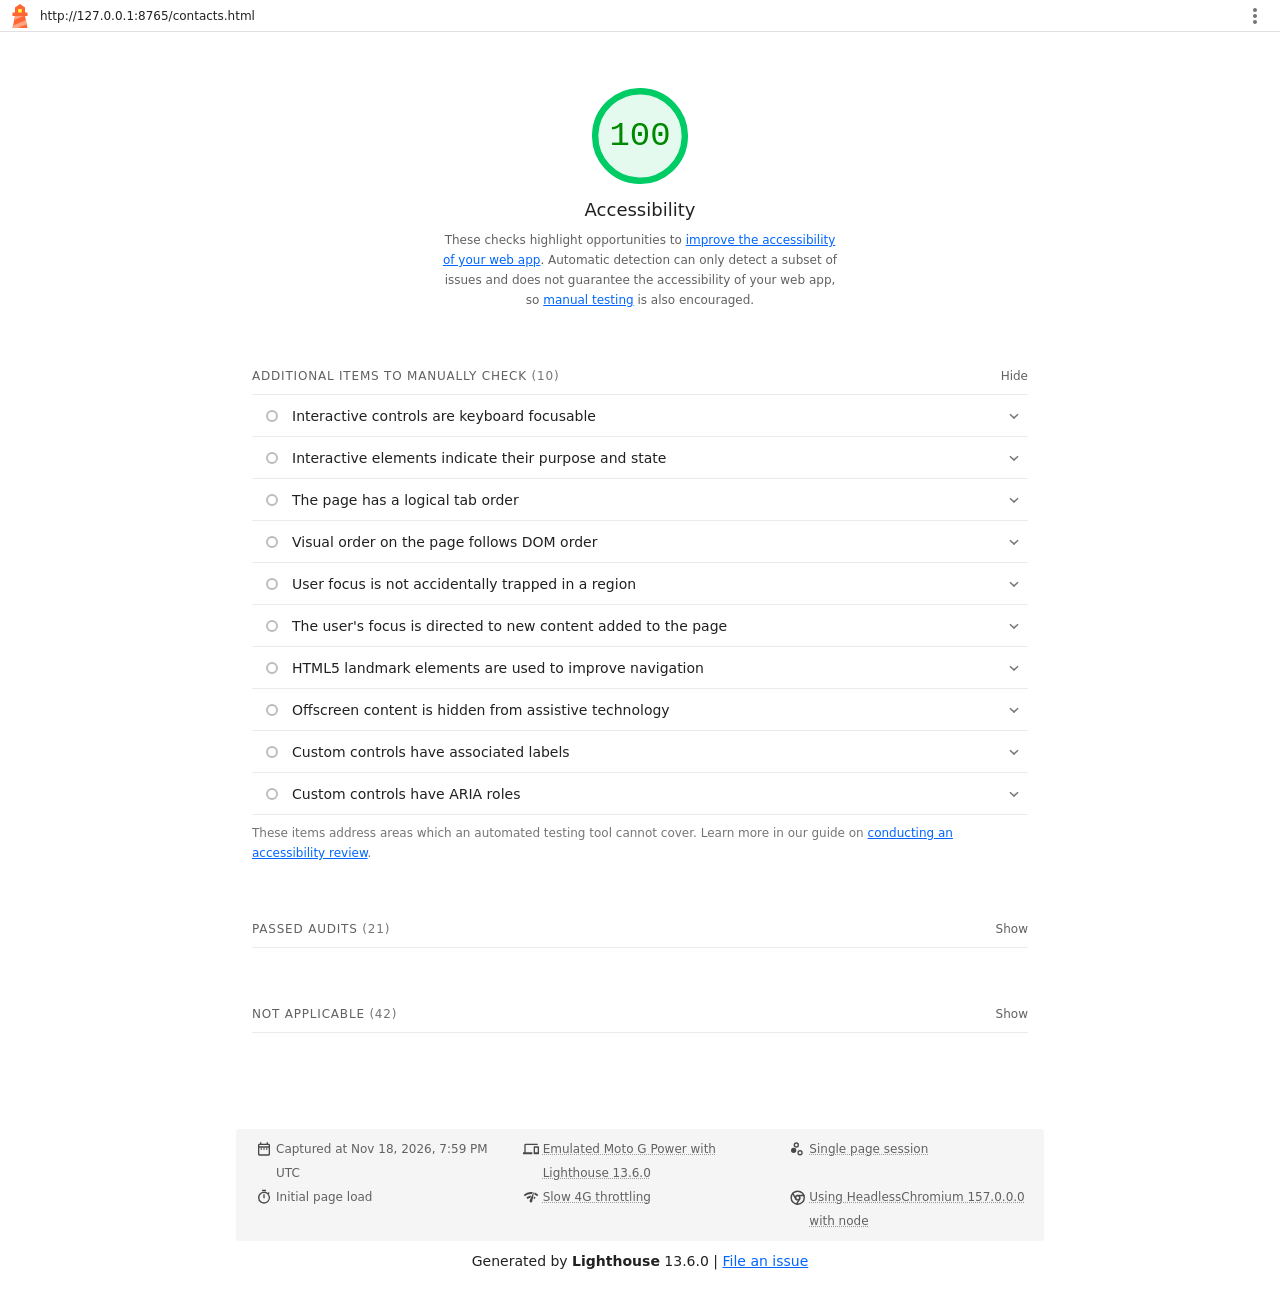
<file: lighthouse/accessibility-contacts.html>
<!--
@license
Copyright 2018 Google LLC
SPDX-License-Identifier: Apache-2.0
-->
<!doctype html>
<html lang="en">
<head>
  <meta charset="utf-8">
  <meta name="viewport" content="width=device-width, initial-scale=1, minimum-scale=1">
  <link rel="icon" href='data:image/svg+xml;utf8,<svg fill="none" xmlns="http://www.w3.org/2000/svg" viewBox="0 0 48 48"><path d="m14 7 10-7 10 7v10h5v7h-5l5 24H9l5-24H9v-7h5V7Z" fill="%23F63"/><path d="M31.561 24H14l-1.689 8.105L31.561 24ZM18.983 48H9l1.022-4.907L35.723 32.27l1.663 7.98L18.983 48Z" fill="%23FFA385"/><path fill="%23FF3" d="M20.5 10h7v7h-7z"/></svg>'>
  <title>Lighthouse Report</title>
  <style>body {margin: 0}</style>
</head>
<body>
  <noscript>Lighthouse report requires JavaScript. Please enable.</noscript>

  <div id="lh-log"></div>

  <script>window.__LIGHTHOUSE_JSON__ = {"lighthouseVersion":"13.6.0","requestedUrl":"http://127.0.0.1:8765/contacts.html","mainDocumentUrl":"http://127.0.0.1:8765/contacts.html","finalDisplayedUrl":"http://127.0.0.1:8765/contacts.html","finalUrl":"http://127.0.0.1:8765/contacts.html","fetchTime":"2026-11-18T19:59:09.782Z","gatherMode":"navigation","runWarnings":[],"userAgent":"Mozilla/5.0 (Windows NT 10.0; Win64; x64) AppleWebKit/537.36 (KHTML, like Gecko) HeadlessChrome/157.0.0.0 Safari/537.36 Edg/157.0.0.0","environment":{"networkUserAgent":"Mozilla/5.0 (Linux; Android 11; moto g power (2022)) AppleWebKit/537.36 (KHTML, like Gecko) Chrome/157.0.0.0 Mobile Safari/537.36","hostUserAgent":"Mozilla/5.0 (Windows NT 10.0; Win64; x64) AppleWebKit/537.36 (KHTML, like Gecko) HeadlessChrome/157.0.0.0 Safari/537.36 Edg/157.0.0.0","benchmarkIndex":1216.5,"credits":{"axe-core":"4.14.0"}},"audits":{"accesskeys":{"id":"accesskeys","title":"`[accesskey]` values are unique","description":"Access keys let users quickly focus a part of the page. For proper navigation, each access key must be unique. [Learn more about access keys](https://dequeuniversity.com/rules/axe/4.14/accesskeys).","score":null,"scoreDisplayMode":"notApplicable"},"aria-allowed-attr":{"id":"aria-allowed-attr","title":"`[aria-*]` attributes match their roles","description":"Each ARIA `role` supports a specific subset of `aria-*` attributes. Mismatching these invalidates the `aria-*` attributes. [Learn how to match ARIA attributes to their roles](https://dequeuniversity.com/rules/axe/4.14/aria-allowed-attr).","score":1,"scoreDisplayMode":"binary","details":{"type":"table","headings":[{"key":"node","valueType":"node","subItemsHeading":{"key":"relatedNode","valueType":"node"},"label":"Failing Elements"}],"items":[]}},"aria-allowed-role":{"id":"aria-allowed-role","title":"Uses ARIA roles only on compatible elements","description":"Many HTML elements can only be assigned certain ARIA roles. Using ARIA roles where they are not allowed can interfere with the accessibility of the web page. [Learn more about ARIA roles](https://dequeuniversity.com/rules/axe/4.14/aria-allowed-role).","score":null,"scoreDisplayMode":"notApplicable"},"aria-command-name":{"id":"aria-command-name","title":"`button`, `link`, and `menuitem` elements have accessible names","description":"When an element doesn't have an accessible name, screen readers announce it with a generic name, making it unusable for users who rely on screen readers. [Learn how to make command elements more accessible](https://dequeuniversity.com/rules/axe/4.14/aria-command-name).","score":null,"scoreDisplayMode":"notApplicable"},"aria-conditional-attr":{"id":"aria-conditional-attr","title":"ARIA attributes are used as specified for the element's role","description":"Some ARIA attributes are only allowed on an element under certain conditions. [Learn more about conditional ARIA attributes](https://dequeuniversity.com/rules/axe/4.14/aria-conditional-attr).","score":1,"scoreDisplayMode":"binary","details":{"type":"table","headings":[{"key":"node","valueType":"node","subItemsHeading":{"key":"relatedNode","valueType":"node"},"label":"Failing Elements"}],"items":[]}},"aria-deprecated-role":{"id":"aria-deprecated-role","title":"Deprecated ARIA roles were not used","description":"Deprecated ARIA roles may not be processed correctly by assistive technology. [Learn more about deprecated ARIA roles](https://dequeuniversity.com/rules/axe/4.14/aria-deprecated-role).","score":null,"scoreDisplayMode":"notApplicable"},"aria-dialog-name":{"id":"aria-dialog-name","title":"Elements with `role=\"dialog\"` or `role=\"alertdialog\"` have accessible names.","description":"ARIA dialog elements without accessible names may prevent screen readers users from discerning the purpose of these elements. [Learn how to make ARIA dialog elements more accessible](https://dequeuniversity.com/rules/axe/4.14/aria-dialog-name).","score":null,"scoreDisplayMode":"notApplicable"},"aria-hidden-body":{"id":"aria-hidden-body","title":"`[aria-hidden=\"true\"]` is not present on the document `\u003cbody>`","description":"Assistive technologies, like screen readers, work inconsistently when `aria-hidden=\"true\"` is set on the document `\u003cbody>`. [Learn how `aria-hidden` affects the document body](https://dequeuniversity.com/rules/axe/4.14/aria-hidden-body).","score":1,"scoreDisplayMode":"binary","details":{"type":"table","headings":[{"key":"node","valueType":"node","subItemsHeading":{"key":"relatedNode","valueType":"node"},"label":"Failing Elements"}],"items":[]}},"aria-hidden-focus":{"id":"aria-hidden-focus","title":"`[aria-hidden=\"true\"]` elements do not contain focusable descendents","description":"Focusable descendents within an `[aria-hidden=\"true\"]` element prevent those interactive elements from being available to users of assistive technologies like screen readers. [Learn how `aria-hidden` affects focusable elements](https://dequeuniversity.com/rules/axe/4.14/aria-hidden-focus).","score":1,"scoreDisplayMode":"binary","details":{"type":"table","headings":[{"key":"node","valueType":"node","subItemsHeading":{"key":"relatedNode","valueType":"node"},"label":"Failing Elements"}],"items":[]}},"aria-input-field-name":{"id":"aria-input-field-name","title":"ARIA input fields have accessible names","description":"When an input field doesn't have an accessible name, screen readers announce it with a generic name, making it unusable for users who rely on screen readers. [Learn more about input field labels](https://dequeuniversity.com/rules/axe/4.14/aria-input-field-name).","score":null,"scoreDisplayMode":"notApplicable"},"aria-meter-name":{"id":"aria-meter-name","title":"ARIA `meter` elements have accessible names","description":"When a meter element doesn't have an accessible name, screen readers announce it with a generic name, making it unusable for users who rely on screen readers. [Learn how to name `meter` elements](https://dequeuniversity.com/rules/axe/4.14/aria-meter-name).","score":null,"scoreDisplayMode":"notApplicable"},"aria-progressbar-name":{"id":"aria-progressbar-name","title":"ARIA `progressbar` elements have accessible names","description":"When a `progressbar` element doesn't have an accessible name, screen readers announce it with a generic name, making it unusable for users who rely on screen readers. [Learn how to label `progressbar` elements](https://dequeuniversity.com/rules/axe/4.14/aria-progressbar-name).","score":null,"scoreDisplayMode":"notApplicable"},"aria-prohibited-attr":{"id":"aria-prohibited-attr","title":"Elements use only permitted ARIA attributes","description":"Using ARIA attributes in roles where they are prohibited can mean that important information is not communicated to users of assistive technologies. [Learn more about prohibited ARIA roles](https://dequeuniversity.com/rules/axe/4.14/aria-prohibited-attr).","score":1,"scoreDisplayMode":"binary","details":{"type":"table","headings":[{"key":"node","valueType":"node","subItemsHeading":{"key":"relatedNode","valueType":"node"},"label":"Failing Elements"}],"items":[]}},"aria-required-attr":{"id":"aria-required-attr","title":"`[role]`s have all required `[aria-*]` attributes","description":"Some ARIA roles have required attributes that describe the state of the element to screen readers. [Learn more about roles and required attributes](https://dequeuniversity.com/rules/axe/4.14/aria-required-attr).","score":null,"scoreDisplayMode":"notApplicable"},"aria-required-children":{"id":"aria-required-children","title":"Elements with an ARIA `[role]` that require children to contain a specific `[role]` have all required children.","description":"Some ARIA parent roles must contain specific child roles to perform their intended accessibility functions. [Learn more about roles and required children elements](https://dequeuniversity.com/rules/axe/4.14/aria-required-children).","score":null,"scoreDisplayMode":"notApplicable"},"aria-required-parent":{"id":"aria-required-parent","title":"`[role]`s are contained by their required parent element","description":"Some ARIA child roles must be contained by specific parent roles to properly perform their intended accessibility functions. [Learn more about ARIA roles and required parent element](https://dequeuniversity.com/rules/axe/4.14/aria-required-parent).","score":null,"scoreDisplayMode":"notApplicable"},"aria-roles":{"id":"aria-roles","title":"`[role]` values are valid","description":"ARIA roles must have valid values in order to perform their intended accessibility functions. [Learn more about valid ARIA roles](https://dequeuniversity.com/rules/axe/4.14/aria-roles).","score":null,"scoreDisplayMode":"notApplicable"},"aria-text":{"id":"aria-text","title":"Elements with the `role=text` attribute do not have focusable descendents.","description":"Adding `role=text` around a text node split by markup enables VoiceOver to treat it as one phrase, but the element's focusable descendents will not be announced. [Learn more about the `role=text` attribute](https://dequeuniversity.com/rules/axe/4.14/aria-text).","score":null,"scoreDisplayMode":"notApplicable"},"aria-toggle-field-name":{"id":"aria-toggle-field-name","title":"ARIA toggle fields have accessible names","description":"When a toggle field doesn't have an accessible name, screen readers announce it with a generic name, making it unusable for users who rely on screen readers. [Learn more about toggle fields](https://dequeuniversity.com/rules/axe/4.14/aria-toggle-field-name).","score":null,"scoreDisplayMode":"notApplicable"},"aria-tooltip-name":{"id":"aria-tooltip-name","title":"ARIA `tooltip` elements have accessible names","description":"When a tooltip element doesn't have an accessible name, screen readers announce it with a generic name, making it unusable for users who rely on screen readers. [Learn how to name `tooltip` elements](https://dequeuniversity.com/rules/axe/4.14/aria-tooltip-name).","score":null,"scoreDisplayMode":"notApplicable"},"aria-treeitem-name":{"id":"aria-treeitem-name","title":"ARIA `treeitem` elements have accessible names","description":"When a `treeitem` element doesn't have an accessible name, screen readers announce it with a generic name, making it unusable for users who rely on screen readers. [Learn more about labeling `treeitem` elements](https://dequeuniversity.com/rules/axe/4.14/aria-treeitem-name).","score":null,"scoreDisplayMode":"notApplicable"},"aria-valid-attr-value":{"id":"aria-valid-attr-value","title":"`[aria-*]` attributes have valid values","description":"Assistive technologies, like screen readers, can't interpret ARIA attributes with invalid values. [Learn more about valid values for ARIA attributes](https://dequeuniversity.com/rules/axe/4.14/aria-valid-attr-value).","score":1,"scoreDisplayMode":"binary","details":{"type":"table","headings":[{"key":"node","valueType":"node","subItemsHeading":{"key":"relatedNode","valueType":"node"},"label":"Failing Elements"}],"items":[]}},"aria-valid-attr":{"id":"aria-valid-attr","title":"`[aria-*]` attributes are valid and not misspelled","description":"Assistive technologies, like screen readers, can't interpret ARIA attributes with invalid names. [Learn more about valid ARIA attributes](https://dequeuniversity.com/rules/axe/4.14/aria-valid-attr).","score":1,"scoreDisplayMode":"binary","details":{"type":"table","headings":[{"key":"node","valueType":"node","subItemsHeading":{"key":"relatedNode","valueType":"node"},"label":"Failing Elements"}],"items":[]}},"button-name":{"id":"button-name","title":"Buttons have an accessible name","description":"When a button doesn't have an accessible name, screen readers announce it as \"button\", making it unusable for users who rely on screen readers. [Learn how to make buttons more accessible](https://dequeuniversity.com/rules/axe/4.14/button-name).","score":null,"scoreDisplayMode":"notApplicable"},"bypass":{"id":"bypass","title":"The page contains a heading, skip link, or landmark region","description":"Adding ways to bypass repetitive content lets keyboard users navigate the page more efficiently. [Learn more about bypass blocks](https://dequeuniversity.com/rules/axe/4.14/bypass).","score":null,"scoreDisplayMode":"notApplicable"},"color-contrast":{"id":"color-contrast","title":"Background and foreground colors have a sufficient contrast ratio","description":"Low-contrast text is difficult or impossible for many users to read. [Learn how to provide sufficient color contrast](https://dequeuniversity.com/rules/axe/4.14/color-contrast).","score":1,"scoreDisplayMode":"binary","details":{"type":"table","headings":[{"key":"node","valueType":"node","subItemsHeading":{"key":"relatedNode","valueType":"node"},"label":"Failing Elements"}],"items":[]}},"definition-list":{"id":"definition-list","title":"`\u003cdl>`'s contain only properly-ordered `\u003cdt>` and `\u003cdd>` groups, `\u003cscript>`, `\u003ctemplate>` or `\u003cdiv>` elements.","description":"When definition lists are not properly marked up, screen readers may produce confusing or inaccurate output. [Learn how to structure definition lists correctly](https://dequeuniversity.com/rules/axe/4.14/definition-list).","score":null,"scoreDisplayMode":"notApplicable"},"dlitem":{"id":"dlitem","title":"Definition list items are wrapped in `\u003cdl>` elements","description":"Definition list items (`\u003cdt>` and `\u003cdd>`) must be wrapped in a parent `\u003cdl>` element to ensure that screen readers can properly announce them. [Learn how to structure definition lists correctly](https://dequeuniversity.com/rules/axe/4.14/dlitem).","score":null,"scoreDisplayMode":"notApplicable"},"document-title":{"id":"document-title","title":"Document has a `\u003ctitle>` element","description":"The title gives screen reader users an overview of the page, and search engine users rely on it heavily to determine if a page is relevant to their search. [Learn more about document titles](https://dequeuniversity.com/rules/axe/4.14/document-title).","score":1,"scoreDisplayMode":"binary","details":{"type":"table","headings":[{"key":"node","valueType":"node","subItemsHeading":{"key":"relatedNode","valueType":"node"},"label":"Failing Elements"}],"items":[]}},"duplicate-id-aria":{"id":"duplicate-id-aria","title":"ARIA IDs are unique","description":"The value of an ARIA ID must be unique to prevent other instances from being overlooked by assistive technologies. [Learn how to fix duplicate ARIA IDs](https://dequeuniversity.com/rules/axe/4.14/duplicate-id-aria).","score":null,"scoreDisplayMode":"notApplicable"},"empty-heading":{"id":"empty-heading","title":"All heading elements contain content.","description":"A heading with no content or inaccessible text prevent screen reader users from accessing information on the page's structure. [Learn more about headings](https://dequeuniversity.com/rules/axe/4.14/empty-heading).","score":null,"scoreDisplayMode":"notApplicable"},"form-field-multiple-labels":{"id":"form-field-multiple-labels","title":"No form fields have multiple labels","description":"Form fields with multiple labels can be confusingly announced by assistive technologies like screen readers which use either the first, the last, or all of the labels. [Learn how to use form labels](https://dequeuniversity.com/rules/axe/4.14/form-field-multiple-labels).","score":null,"scoreDisplayMode":"notApplicable"},"frame-title":{"id":"frame-title","title":"`\u003cframe>` or `\u003ciframe>` elements have a title","description":"Screen reader users rely on frame titles to describe the contents of frames. [Learn more about frame titles](https://dequeuniversity.com/rules/axe/4.14/frame-title).","score":null,"scoreDisplayMode":"notApplicable"},"heading-order":{"id":"heading-order","title":"Heading elements appear in a sequentially-descending order","description":"Properly ordered headings that do not skip levels convey the semantic structure of the page, making it easier to navigate and understand when using assistive technologies. [Learn more about heading order](https://dequeuniversity.com/rules/axe/4.14/heading-order).","score":1,"scoreDisplayMode":"binary","details":{"type":"table","headings":[{"key":"node","valueType":"node","subItemsHeading":{"key":"relatedNode","valueType":"node"},"label":"Failing Elements"}],"items":[]}},"html-has-lang":{"id":"html-has-lang","title":"`\u003chtml>` element has a `[lang]` attribute","description":"If a page doesn't specify a `lang` attribute, a screen reader assumes that the page is in the default language that the user chose when setting up the screen reader. If the page isn't actually in the default language, then the screen reader might not announce the page's text correctly. [Learn more about the `lang` attribute](https://dequeuniversity.com/rules/axe/4.14/html-has-lang).","score":1,"scoreDisplayMode":"binary","details":{"type":"table","headings":[{"key":"node","valueType":"node","subItemsHeading":{"key":"relatedNode","valueType":"node"},"label":"Failing Elements"}],"items":[]}},"html-lang-valid":{"id":"html-lang-valid","title":"`\u003chtml>` element has a valid value for its `[lang]` attribute","description":"Specifying a valid [BCP 47 language](https://www.w3.org/International/questions/qa-choosing-language-tags#question) helps screen readers announce text properly. [Learn how to use the `lang` attribute](https://dequeuniversity.com/rules/axe/4.14/html-lang-valid).","score":1,"scoreDisplayMode":"binary","details":{"type":"table","headings":[{"key":"node","valueType":"node","subItemsHeading":{"key":"relatedNode","valueType":"node"},"label":"Failing Elements"}],"items":[]}},"html-xml-lang-mismatch":{"id":"html-xml-lang-mismatch","title":"`\u003chtml>` element has an `[xml:lang]` attribute with the same base language as the `[lang]` attribute.","description":"If the webpage does not specify a consistent language, then the screen reader might not announce the page's text correctly. [Learn more about the `lang` attribute](https://dequeuniversity.com/rules/axe/4.14/html-xml-lang-mismatch).","score":null,"scoreDisplayMode":"notApplicable"},"identical-links-same-purpose":{"id":"identical-links-same-purpose","title":"Identical links have the same purpose.","description":"Links with the same destination should have the same description, to help users understand the link's purpose and decide whether to follow it. [Learn more about identical links](https://dequeuniversity.com/rules/axe/4.14/identical-links-same-purpose).","score":null,"scoreDisplayMode":"notApplicable"},"image-alt":{"id":"image-alt","title":"Image elements have `[alt]` attributes","description":"Informative elements should aim for short, descriptive alternate text. Decorative elements can be ignored with an empty alt attribute. [Learn more about the `alt` attribute](https://dequeuniversity.com/rules/axe/4.14/image-alt).","score":1,"scoreDisplayMode":"binary","details":{"type":"table","headings":[{"key":"node","valueType":"node","subItemsHeading":{"key":"relatedNode","valueType":"node"},"label":"Failing Elements"}],"items":[]}},"image-redundant-alt":{"id":"image-redundant-alt","title":"Image elements do not have `[alt]` attributes that are redundant text.","description":"Informative elements should aim for short, descriptive alternative text. Alternative text that is exactly the same as the text adjacent to the link or image is potentially confusing for screen reader users, because the text will be read twice. [Learn more about the `alt` attribute](https://dequeuniversity.com/rules/axe/4.14/image-redundant-alt).","score":null,"scoreDisplayMode":"notApplicable"},"input-button-name":{"id":"input-button-name","title":"Input buttons have discernible text.","description":"Adding discernable and accessible text to input buttons may help screen reader users understand the purpose of the input button. [Learn more about input buttons](https://dequeuniversity.com/rules/axe/4.14/input-button-name).","score":null,"scoreDisplayMode":"notApplicable"},"input-image-alt":{"id":"input-image-alt","title":"`\u003cinput type=\"image\">` elements have `[alt]` text","description":"When an image is being used as an `\u003cinput>` button, providing alternative text can help screen reader users understand the purpose of the button. [Learn about input image alt text](https://dequeuniversity.com/rules/axe/4.14/input-image-alt).","score":null,"scoreDisplayMode":"notApplicable"},"label-content-name-mismatch":{"id":"label-content-name-mismatch","title":"Elements with visible text labels have matching accessible names.","description":"Visible text labels that do not match the accessible name can result in a confusing experience for screen reader users. [Learn more about accessible names](https://dequeuniversity.com/rules/axe/4.14/label-content-name-mismatch).","score":null,"scoreDisplayMode":"notApplicable"},"label":{"id":"label","title":"Form elements have associated labels","description":"Labels ensure that form controls are announced properly by assistive technologies, like screen readers. [Learn more about form element labels](https://dequeuniversity.com/rules/axe/4.14/label).","score":null,"scoreDisplayMode":"notApplicable"},"landmark-one-main":{"id":"landmark-one-main","title":"Document has a main landmark.","description":"One main landmark helps screen reader users navigate a web page. [Learn more about landmarks](https://dequeuniversity.com/rules/axe/4.14/landmark-one-main).","score":1,"scoreDisplayMode":"binary","details":{"type":"table","headings":[{"key":"node","valueType":"node","subItemsHeading":{"key":"relatedNode","valueType":"node"},"label":"Failing Elements"}],"items":[]}},"link-name":{"id":"link-name","title":"Links have a discernible name","description":"Link text (and alternate text for images, when used as links) that is discernible, unique, and focusable improves the navigation experience for screen reader users. [Learn how to make links accessible](https://dequeuniversity.com/rules/axe/4.14/link-name).","score":1,"scoreDisplayMode":"binary","details":{"type":"table","headings":[{"key":"node","valueType":"node","subItemsHeading":{"key":"relatedNode","valueType":"node"},"label":"Failing Elements"}],"items":[]}},"link-in-text-block":{"id":"link-in-text-block","title":"Links are distinguishable without relying on color.","description":"Low-contrast text is difficult or impossible for many users to read. Link text that is discernible improves the experience for users with low vision. [Learn how to make links distinguishable](https://dequeuniversity.com/rules/axe/4.14/link-in-text-block).","score":null,"scoreDisplayMode":"notApplicable"},"list":{"id":"list","title":"Lists contain only `\u003cli>` elements and script supporting elements (`\u003cscript>` and `\u003ctemplate>`).","description":"Screen readers have a specific way of announcing lists. Ensuring proper list structure aids screen reader output. [Learn more about proper list structure](https://dequeuniversity.com/rules/axe/4.14/list).","score":1,"scoreDisplayMode":"binary","details":{"type":"table","headings":[{"key":"node","valueType":"node","subItemsHeading":{"key":"relatedNode","valueType":"node"},"label":"Failing Elements"}],"items":[]}},"listitem":{"id":"listitem","title":"List items (`\u003cli>`) are contained within `\u003cul>`, `\u003col>` or `\u003cmenu>` parent elements","description":"Screen readers require list items (`\u003cli>`) to be contained within a parent `\u003cul>`, `\u003col>` or `\u003cmenu>` to be announced properly. [Learn more about proper list structure](https://dequeuniversity.com/rules/axe/4.14/listitem).","score":1,"scoreDisplayMode":"binary","details":{"type":"table","headings":[{"key":"node","valueType":"node","subItemsHeading":{"key":"relatedNode","valueType":"node"},"label":"Failing Elements"}],"items":[]}},"meta-refresh":{"id":"meta-refresh","title":"The document does not use `\u003cmeta http-equiv=\"refresh\">`","description":"Users do not expect a page to refresh automatically, and doing so will move focus back to the top of the page. This may create a frustrating or confusing experience. [Learn more about the refresh meta tag](https://dequeuniversity.com/rules/axe/4.14/meta-refresh).","score":null,"scoreDisplayMode":"notApplicable"},"meta-viewport":{"id":"meta-viewport","title":"`[user-scalable=\"no\"]` is not used in the `\u003cmeta name=\"viewport\">` element and the `[maximum-scale]` attribute is not less than 5.","description":"Disabling zooming is problematic for users with low vision who rely on screen magnification to properly see the contents of a web page. [Learn more about the viewport meta tag](https://dequeuniversity.com/rules/axe/4.14/meta-viewport).","score":1,"scoreDisplayMode":"binary","details":{"type":"table","headings":[{"key":"node","valueType":"node","subItemsHeading":{"key":"relatedNode","valueType":"node"},"label":"Failing Elements"}],"items":[]}},"object-alt":{"id":"object-alt","title":"`\u003cobject>` elements have alternate text","description":"Screen readers cannot translate non-text content. Adding alternate text to `\u003cobject>` elements helps screen readers convey meaning to users. [Learn more about alt text for `object` elements](https://dequeuniversity.com/rules/axe/4.14/object-alt).","score":null,"scoreDisplayMode":"notApplicable"},"select-name":{"id":"select-name","title":"Select elements have associated label elements.","description":"Form elements without effective labels can create frustrating experiences for screen reader users. [Learn more about the `select` element](https://dequeuniversity.com/rules/axe/4.14/select-name).","score":null,"scoreDisplayMode":"notApplicable"},"skip-link":{"id":"skip-link","title":"Skip links are focusable.","description":"Including a skip link can help users skip to the main content to save time. [Learn more about skip links](https://dequeuniversity.com/rules/axe/4.14/skip-link).","score":1,"scoreDisplayMode":"binary","details":{"type":"table","headings":[{"key":"node","valueType":"node","subItemsHeading":{"key":"relatedNode","valueType":"node"},"label":"Failing Elements"}],"items":[]}},"tabindex":{"id":"tabindex","title":"No element has a `[tabindex]` value greater than 0","description":"A value greater than 0 implies an explicit navigation ordering. Although technically valid, this often creates frustrating experiences for users who rely on assistive technologies. [Learn more about the `tabindex` attribute](https://dequeuniversity.com/rules/axe/4.14/tabindex).","score":null,"scoreDisplayMode":"notApplicable"},"table-duplicate-name":{"id":"table-duplicate-name","title":"Tables have different content in the summary attribute and `\u003ccaption>`.","description":"The summary attribute should describe the table structure, while `\u003ccaption>` should have the onscreen title. Accurate table mark-up helps users of screen readers. [Learn more about summary and caption](https://dequeuniversity.com/rules/axe/4.14/table-duplicate-name).","score":null,"scoreDisplayMode":"notApplicable"},"table-fake-caption":{"id":"table-fake-caption","title":"Tables use `\u003ccaption>` instead of cells with the `[colspan]` attribute to indicate a caption.","description":"Screen readers have features to make navigating tables easier. Ensuring that tables use the actual caption element instead of cells with the `[colspan]` attribute may improve the experience for screen reader users. [Learn more about captions](https://dequeuniversity.com/rules/axe/4.14/table-fake-caption).","score":null,"scoreDisplayMode":"notApplicable"},"target-size":{"id":"target-size","title":"Touch targets have sufficient size and spacing.","description":"Touch targets with sufficient size and spacing help users who may have difficulty targeting small controls to activate the targets. [Learn more about touch targets](https://dequeuniversity.com/rules/axe/4.14/target-size).","score":1,"scoreDisplayMode":"binary","details":{"type":"table","headings":[{"key":"node","valueType":"node","subItemsHeading":{"key":"relatedNode","valueType":"node"},"label":"Failing Elements"}],"items":[]}},"td-has-header":{"id":"td-has-header","title":"`\u003ctd>` elements in a large `\u003ctable>` have one or more table headers.","description":"Screen readers have features to make navigating tables easier. Ensuring that `\u003ctd>` elements in a large table (3 or more cells in width and height) have an associated table header may improve the experience for screen reader users. [Learn more about table headers](https://dequeuniversity.com/rules/axe/4.14/td-has-header).","score":null,"scoreDisplayMode":"notApplicable"},"td-headers-attr":{"id":"td-headers-attr","title":"Cells in a `\u003ctable>` element that use the `[headers]` attribute refer to table cells within the same table.","description":"Screen readers have features to make navigating tables easier. Ensuring `\u003ctd>` cells using the `[headers]` attribute only refer to other cells in the same table may improve the experience for screen reader users. [Learn more about the `headers` attribute](https://dequeuniversity.com/rules/axe/4.14/td-headers-attr).","score":null,"scoreDisplayMode":"notApplicable"},"th-has-data-cells":{"id":"th-has-data-cells","title":"`\u003cth>` elements and elements with `[role=\"columnheader\"/\"rowheader\"]` have data cells they describe.","description":"Screen readers have features to make navigating tables easier. Ensuring table headers always refer to some set of cells may improve the experience for screen reader users. [Learn more about table headers](https://dequeuniversity.com/rules/axe/4.14/th-has-data-cells).","score":null,"scoreDisplayMode":"notApplicable"},"valid-lang":{"id":"valid-lang","title":"`[lang]` attributes have a valid value","description":"Specifying a valid [BCP 47 language](https://www.w3.org/International/questions/qa-choosing-language-tags#question) on elements helps ensure that text is pronounced correctly by a screen reader. [Learn how to use the `lang` attribute](https://dequeuniversity.com/rules/axe/4.14/valid-lang).","score":null,"scoreDisplayMode":"notApplicable"},"video-caption":{"id":"video-caption","title":"`\u003cvideo>` elements contain a `\u003ctrack>` element with `[kind=\"captions\"]`","description":"When a video provides a caption it is easier for deaf and hearing impaired users to access its information. [Learn more about video captions](https://dequeuniversity.com/rules/axe/4.14/video-caption).","score":null,"scoreDisplayMode":"notApplicable"},"custom-controls-labels":{"id":"custom-controls-labels","title":"Custom controls have associated labels","description":"Custom interactive controls have associated labels, provided by aria-label or aria-labelledby. [Learn more about custom controls and labels](https://developer.chrome.com/docs/lighthouse/accessibility/custom-controls-labels/).","score":null,"scoreDisplayMode":"manual"},"custom-controls-roles":{"id":"custom-controls-roles","title":"Custom controls have ARIA roles","description":"Custom interactive controls have appropriate ARIA roles. [Learn how to add roles to custom controls](https://developer.chrome.com/docs/lighthouse/accessibility/custom-control-roles/).","score":null,"scoreDisplayMode":"manual"},"focus-traps":{"id":"focus-traps","title":"User focus is not accidentally trapped in a region","description":"A user can tab into and out of any control or region without accidentally trapping their focus. [Learn how to avoid focus traps](https://developer.chrome.com/docs/lighthouse/accessibility/focus-traps/).","score":null,"scoreDisplayMode":"manual"},"focusable-controls":{"id":"focusable-controls","title":"Interactive controls are keyboard focusable","description":"Custom interactive controls are keyboard focusable and display a focus indicator. [Learn how to make custom controls focusable](https://developer.chrome.com/docs/lighthouse/accessibility/focusable-controls/).","score":null,"scoreDisplayMode":"manual"},"interactive-element-affordance":{"id":"interactive-element-affordance","title":"Interactive elements indicate their purpose and state","description":"Interactive elements, such as links and buttons, should indicate their state and be distinguishable from non-interactive elements. [Learn how to decorate interactive elements with affordance hints](https://developer.chrome.com/docs/lighthouse/accessibility/interactive-element-affordance/).","score":null,"scoreDisplayMode":"manual"},"logical-tab-order":{"id":"logical-tab-order","title":"The page has a logical tab order","description":"Tabbing through the page follows the visual layout. Users cannot focus elements that are offscreen. [Learn more about logical tab ordering](https://developer.chrome.com/docs/lighthouse/accessibility/logical-tab-order/).","score":null,"scoreDisplayMode":"manual"},"managed-focus":{"id":"managed-focus","title":"The user's focus is directed to new content added to the page","description":"If new content, such as a dialog, is added to the page, the user's focus is directed to it. [Learn how to direct focus to new content](https://developer.chrome.com/docs/lighthouse/accessibility/managed-focus/).","score":null,"scoreDisplayMode":"manual"},"offscreen-content-hidden":{"id":"offscreen-content-hidden","title":"Offscreen content is hidden from assistive technology","description":"Offscreen content is hidden with display: none or aria-hidden=true. [Learn how to properly hide offscreen content](https://developer.chrome.com/docs/lighthouse/accessibility/offscreen-content-hidden/).","score":null,"scoreDisplayMode":"manual"},"use-landmarks":{"id":"use-landmarks","title":"HTML5 landmark elements are used to improve navigation","description":"Landmark elements (`\u003cmain>`, `\u003cnav>`, etc.) are used to improve the keyboard navigation of the page for assistive technology. [Learn more about landmark elements](https://developer.chrome.com/docs/lighthouse/accessibility/use-landmarks/).","score":null,"scoreDisplayMode":"manual"},"visual-order-follows-dom":{"id":"visual-order-follows-dom","title":"Visual order on the page follows DOM order","description":"DOM order matches the visual order, improving navigation for assistive technology. [Learn more about DOM and visual ordering](https://developer.chrome.com/docs/lighthouse/accessibility/visual-order-follows-dom/).","score":null,"scoreDisplayMode":"manual"},"autocomplete-valid":{"id":"autocomplete-valid","title":"`autocomplete` attributes are used correctly","description":"The `autocomplete` attribute values must be valid and correctly applied for screen readers to function correctly. [Learn more about valid autocomplete values](https://dequeuniversity.com/rules/axe/4.14/autocomplete-valid).","score":null,"scoreDisplayMode":"notApplicable"},"presentation-role-conflict":{"id":"presentation-role-conflict","title":"Elements with `role=\"none\"` or `role=\"presentation\"` do not have conflicts","description":"There are certain cases where the semantic role of an element with `role=\"none\"` or `role=\"presentation\"` does not resolve to none or presentation. To ensure the element remains removed from the accessibility tree, you should not add any global ARIA attributes to the element or make it focusable. [Learn more about presentation role conflict](https://dequeuniversity.com/rules/axe/4.14/presentation-role-conflict).","score":1,"scoreDisplayMode":"binary","details":{"type":"table","headings":[{"key":"node","valueType":"node","subItemsHeading":{"key":"relatedNode","valueType":"node"},"label":"Failing Elements"}],"items":[]}},"svg-img-alt":{"id":"svg-img-alt","title":"SVG elements with an `img` role have an accessible text alternative","description":"Ensures SVG elements with an `img`, `graphics-document` or `graphics-symbol` role have an accessible text alternative. [Learn more about SVG alt text](https://dequeuniversity.com/rules/axe/4.14/svg-img-alt).","score":null,"scoreDisplayMode":"notApplicable"}},"configSettings":{"output":"html","maxWaitForFcp":30000,"maxWaitForLoad":45000,"pauseAfterFcpMs":1000,"pauseAfterLoadMs":1000,"networkQuietThresholdMs":1000,"cpuQuietThresholdMs":1000,"formFactor":"mobile","throttling":{"rttMs":150,"throughputKbps":1638.4,"requestLatencyMs":562.5,"downloadThroughputKbps":1474.5600000000002,"uploadThroughputKbps":675,"cpuSlowdownMultiplier":4},"throttlingMethod":"simulate","screenEmulation":{"mobile":true,"width":412,"height":823,"deviceScaleFactor":1.75,"disabled":false},"emulatedUserAgent":"Mozilla/5.0 (Linux; Android 11; moto g power (2022)) AppleWebKit/537.36 (KHTML, like Gecko) Chrome/136.0.0.0 Mobile Safari/537.36","auditMode":false,"gatherMode":false,"clearStorageTypes":["file_systems","shader_cache","service_workers","cache_storage"],"disableStorageReset":false,"debugNavigation":false,"channel":"node","usePassiveGathering":false,"disableFullPageScreenshot":false,"skipAboutBlank":false,"blankPage":"about:blank","ignoreStatusCode":false,"locale":"en-US","blockedUrlPatterns":null,"additionalTraceCategories":null,"extraHeaders":null,"precomputedLanternData":null,"onlyAudits":null,"onlyCategories":["accessibility"],"skipAudits":null},"categories":{"accessibility":{"title":"Accessibility","description":"These checks highlight opportunities to [improve the accessibility of your web app](https://developer.chrome.com/docs/lighthouse/accessibility/). Automatic detection can only detect a subset of issues and does not guarantee the accessibility of your web app, so [manual testing](https://web.dev/articles/how-to-review) is also encouraged.","manualDescription":"These items address areas which an automated testing tool cannot cover. Learn more in our guide on [conducting an accessibility review](https://web.dev/articles/how-to-review).","supportedModes":["navigation","snapshot"],"auditRefs":[{"id":"accesskeys","weight":0,"group":"a11y-navigation"},{"id":"aria-allowed-attr","weight":10,"group":"a11y-aria"},{"id":"aria-command-name","weight":0,"group":"a11y-aria"},{"id":"aria-conditional-attr","weight":7,"group":"a11y-aria"},{"id":"aria-deprecated-role","weight":0,"group":"a11y-aria"},{"id":"aria-dialog-name","weight":0,"group":"a11y-aria"},{"id":"aria-hidden-body","weight":10,"group":"a11y-aria"},{"id":"aria-hidden-focus","weight":7,"group":"a11y-aria"},{"id":"aria-input-field-name","weight":0,"group":"a11y-aria"},{"id":"aria-meter-name","weight":0,"group":"a11y-aria"},{"id":"aria-progressbar-name","weight":0,"group":"a11y-aria"},{"id":"aria-prohibited-attr","weight":7,"group":"a11y-aria"},{"id":"aria-required-attr","weight":0,"group":"a11y-aria"},{"id":"aria-required-children","weight":0,"group":"a11y-aria"},{"id":"aria-required-parent","weight":0,"group":"a11y-aria"},{"id":"aria-roles","weight":0,"group":"a11y-aria"},{"id":"aria-text","weight":0,"group":"a11y-aria"},{"id":"aria-toggle-field-name","weight":0,"group":"a11y-aria"},{"id":"aria-tooltip-name","weight":0,"group":"a11y-aria"},{"id":"aria-treeitem-name","weight":0,"group":"a11y-aria"},{"id":"aria-valid-attr-value","weight":10,"group":"a11y-aria"},{"id":"aria-valid-attr","weight":10,"group":"a11y-aria"},{"id":"button-name","weight":0,"group":"a11y-names-labels"},{"id":"bypass","weight":0,"group":"a11y-navigation"},{"id":"color-contrast","weight":7,"group":"a11y-color-contrast"},{"id":"definition-list","weight":0,"group":"a11y-tables-lists"},{"id":"dlitem","weight":0,"group":"a11y-tables-lists"},{"id":"document-title","weight":7,"group":"a11y-names-labels"},{"id":"duplicate-id-aria","weight":0,"group":"a11y-aria"},{"id":"form-field-multiple-labels","weight":0,"group":"a11y-names-labels"},{"id":"frame-title","weight":0,"group":"a11y-names-labels"},{"id":"heading-order","weight":3,"group":"a11y-navigation"},{"id":"html-has-lang","weight":7,"group":"a11y-language"},{"id":"html-lang-valid","weight":7,"group":"a11y-language"},{"id":"html-xml-lang-mismatch","weight":0,"group":"a11y-language"},{"id":"image-alt","weight":10,"group":"a11y-names-labels"},{"id":"input-button-name","weight":0,"group":"a11y-names-labels"},{"id":"input-image-alt","weight":0,"group":"a11y-names-labels"},{"id":"label","weight":0,"group":"a11y-names-labels"},{"id":"link-in-text-block","weight":0,"group":"a11y-color-contrast"},{"id":"link-name","weight":7,"group":"a11y-names-labels"},{"id":"list","weight":7,"group":"a11y-tables-lists"},{"id":"listitem","weight":7,"group":"a11y-tables-lists"},{"id":"meta-refresh","weight":0,"group":"a11y-best-practices"},{"id":"meta-viewport","weight":10,"group":"a11y-best-practices"},{"id":"object-alt","weight":0,"group":"a11y-names-labels"},{"id":"select-name","weight":0,"group":"a11y-names-labels"},{"id":"skip-link","weight":3,"group":"a11y-names-labels"},{"id":"tabindex","weight":0,"group":"a11y-navigation"},{"id":"target-size","weight":7,"group":"a11y-best-practices"},{"id":"td-headers-attr","weight":0,"group":"a11y-tables-lists"},{"id":"th-has-data-cells","weight":0,"group":"a11y-tables-lists"},{"id":"valid-lang","weight":0,"group":"a11y-language"},{"id":"video-caption","weight":0,"group":"a11y-audio-video"},{"id":"landmark-one-main","weight":3,"group":"a11y-best-practices"},{"id":"autocomplete-valid","weight":0,"group":"a11y-best-practices"},{"id":"presentation-role-conflict","weight":1,"group":"a11y-best-practices"},{"id":"svg-img-alt","weight":0,"group":"a11y-best-practices"},{"id":"focusable-controls","weight":0},{"id":"interactive-element-affordance","weight":0},{"id":"logical-tab-order","weight":0},{"id":"visual-order-follows-dom","weight":0},{"id":"focus-traps","weight":0},{"id":"managed-focus","weight":0},{"id":"use-landmarks","weight":0},{"id":"offscreen-content-hidden","weight":0},{"id":"custom-controls-labels","weight":0},{"id":"custom-controls-roles","weight":0},{"id":"table-duplicate-name","weight":0,"group":"a11y-best-practices"},{"id":"empty-heading","weight":0,"group":"a11y-best-practices"},{"id":"aria-allowed-role","weight":0,"group":"a11y-best-practices"},{"id":"image-redundant-alt","weight":0,"group":"a11y-names-labels"},{"id":"identical-links-same-purpose","weight":0,"group":"a11y-best-practices"},{"id":"label-content-name-mismatch","weight":0,"group":"hidden"},{"id":"table-fake-caption","weight":0,"group":"hidden"},{"id":"td-has-header","weight":0,"group":"hidden"}],"id":"accessibility","score":1}},"categoryGroups":{"metrics":{"title":"Metrics"},"insights":{"title":"Insights","description":"These insights are also available in the Chrome DevTools Performance Panel - [record a trace](https://developer.chrome.com/docs/devtools/performance/reference) to view more detailed information."},"diagnostics":{"title":"Diagnostics","description":"More information about the performance of your application. These numbers don't [directly affect](https://developer.chrome.com/docs/lighthouse/performance/performance-scoring/) the Performance score."},"a11y-best-practices":{"title":"Best practices","description":"These items highlight common accessibility best practices."},"a11y-color-contrast":{"title":"Contrast","description":"These are opportunities to improve the legibility of your content."},"a11y-names-labels":{"title":"Names and labels","description":"These are opportunities to improve the semantics of the controls in your application. This may enhance the experience for users of assistive technology, like a screen reader."},"a11y-navigation":{"title":"Navigation","description":"These are opportunities to improve keyboard navigation in your application."},"a11y-aria":{"title":"ARIA","description":"These are opportunities to improve the usage of ARIA in your application which may enhance the experience for users of assistive technology, like a screen reader."},"a11y-language":{"title":"Internationalization and localization","description":"These are opportunities to improve the interpretation of your content by users in different locales."},"a11y-audio-video":{"title":"Audio and video","description":"These are opportunities to provide alternative content for audio and video. This may improve the experience for users with hearing or vision impairments."},"a11y-tables-lists":{"title":"Tables and lists","description":"These are opportunities to improve the experience of reading tabular or list data using assistive technology, like a screen reader."},"seo-mobile":{"title":"Mobile Friendly","description":"Make sure your pages are mobile friendly so users don’t have to pinch or zoom in order to read the content pages. [Learn how to make pages mobile-friendly](https://developers.google.com/search/mobile-sites/)."},"seo-content":{"title":"Content Best Practices","description":"Format your HTML in a way that enables crawlers to better understand your app’s content."},"seo-crawl":{"title":"Crawling and Indexing","description":"To appear in search results, crawlers need access to your app."},"best-practices-trust-safety":{"title":"Trust and Safety"},"best-practices-ux":{"title":"User Experience"},"best-practices-browser-compat":{"title":"Browser Compatibility"},"best-practices-general":{"title":"General"},"webmcp":{"title":"WebMCP","description":"Audits validating WebMCP integration."},"agent-accessibility":{"title":"Agent Accessibility","description":"These audits highlight best practices for improving the accessibility of the website for AI agents."},"agent-discoverability":{"title":"Agent Discoverability","description":"These audits validate that websites expose discoverable resources, documentation, and catalogs for AI agents."},"hidden":{"title":""}},"stackPacks":[],"entities":[{"name":"127.0.0.1","origins":["http://127.0.0.1:8765"],"isFirstParty":true,"isUnrecognized":true}],"fullPageScreenshot":{"screenshot":{"data":"[data-uri]","width":412,"height":3206},"nodes":{"1-0-SPAN":{"id":"","top":1003,"bottom":1047,"left":41,"right":85,"width":44,"height":44}}},"timing":{"entries":[{"startTime":23529.36,"name":"lh:config","duration":144.64,"entryType":"measure"},{"startTime":23530.64,"name":"lh:config:resolveArtifactsToDefns","duration":2.11,"entryType":"measure"},{"startTime":23674.09,"name":"lh:runner:gather","duration":5053.59,"entryType":"measure"},{"startTime":23809.03,"name":"lh:driver:connect","duration":8.37,"entryType":"measure"},{"startTime":23817.54,"name":"lh:driver:navigate","duration":19.53,"entryType":"measure"},{"startTime":23837.18,"name":"lh:gather:getBenchmarkIndex","duration":1012.54,"entryType":"measure"},{"startTime":24849.77,"name":"lh:gather:getVersion","duration":1.13,"entryType":"measure"},{"startTime":24850.93,"name":"lh:gather:getDevicePixelRatio","duration":1.46,"entryType":"measure"},{"startTime":24852.49,"name":"lh:prepare:navigationMode","duration":66.14,"entryType":"measure"},{"startTime":24852.98,"name":"lh:gather:getVersion","duration":0.27,"entryType":"measure"},{"startTime":24868.54,"name":"lh:storage:clearDataForOrigin","duration":20.22,"entryType":"measure"},{"startTime":24888.81,"name":"lh:storage:clearBrowserCaches","duration":28.46,"entryType":"measure"},{"startTime":24917.83,"name":"lh:gather:prepareThrottlingAndNetwork","duration":0.79,"entryType":"measure"},{"startTime":24924.31,"name":"lh:driver:navigate","duration":2449.82,"entryType":"measure"},{"startTime":27378.49,"name":"lh:computed:NetworkRecords","duration":0.49,"entryType":"measure"},{"startTime":27379.11,"name":"lh:gather:getArtifact:DevtoolsLog","duration":0.02,"entryType":"measure"},{"startTime":27379.15,"name":"lh:gather:getArtifact:Accessibility","duration":207.57,"entryType":"measure"},{"startTime":27586.88,"name":"lh:gather:getArtifact:NetworkUserAgent","duration":0.03,"entryType":"measure"},{"startTime":27586.93,"name":"lh:gather:getArtifact:Stacks","duration":8.86,"entryType":"measure"},{"startTime":27586.95,"name":"lh:gather:collectStacks","duration":8.82,"entryType":"measure"},{"startTime":27595.81,"name":"lh:gather:getArtifact:FullPageScreenshot","duration":1112.01,"entryType":"measure"},{"startTime":28701.74,"name":"lh:gather:getVersion","duration":0.83,"entryType":"measure"},{"startTime":28727.76,"name":"lh:runner:audit","duration":106.94,"entryType":"measure"},{"startTime":28727.78,"name":"lh:runner:auditing","duration":106.75,"entryType":"measure"},{"startTime":28728.46,"name":"lh:audit:accesskeys","duration":1.08,"entryType":"measure"},{"startTime":28729.81,"name":"lh:audit:aria-allowed-attr","duration":3.2,"entryType":"measure"},{"startTime":28733.17,"name":"lh:audit:aria-allowed-role","duration":0.56,"entryType":"measure"},{"startTime":28733.84,"name":"lh:audit:aria-command-name","duration":0.39,"entryType":"measure"},{"startTime":28734.35,"name":"lh:audit:aria-conditional-attr","duration":1.55,"entryType":"measure"},{"startTime":28736,"name":"lh:audit:aria-deprecated-role","duration":0.41,"entryType":"measure"},{"startTime":28736.53,"name":"lh:audit:aria-dialog-name","duration":0.44,"entryType":"measure"},{"startTime":28737.07,"name":"lh:audit:aria-hidden-body","duration":1.77,"entryType":"measure"},{"startTime":28739.07,"name":"lh:audit:aria-hidden-focus","duration":1.68,"entryType":"measure"},{"startTime":28740.88,"name":"lh:audit:aria-input-field-name","duration":0.53,"entryType":"measure"},{"startTime":28741.53,"name":"lh:audit:aria-meter-name","duration":0.54,"entryType":"measure"},{"startTime":28742.18,"name":"lh:audit:aria-progressbar-name","duration":0.56,"entryType":"measure"},{"startTime":28742.85,"name":"lh:audit:aria-prohibited-attr","duration":1.61,"entryType":"measure"},{"startTime":28744.58,"name":"lh:audit:aria-required-attr","duration":0.58,"entryType":"measure"},{"startTime":28745.28,"name":"lh:audit:aria-required-children","duration":0.64,"entryType":"measure"},{"startTime":28746.03,"name":"lh:audit:aria-required-parent","duration":0.85,"entryType":"measure"},{"startTime":28747.01,"name":"lh:audit:aria-roles","duration":0.69,"entryType":"measure"},{"startTime":28747.84,"name":"lh:audit:aria-text","duration":0.81,"entryType":"measure"},{"startTime":28748.77,"name":"lh:audit:aria-toggle-field-name","duration":0.82,"entryType":"measure"},{"startTime":28749.74,"name":"lh:audit:aria-tooltip-name","duration":1.55,"entryType":"measure"},{"startTime":28751.58,"name":"lh:audit:aria-treeitem-name","duration":1.63,"entryType":"measure"},{"startTime":28753.4,"name":"lh:audit:aria-valid-attr-value","duration":2.25,"entryType":"measure"},{"startTime":28755.78,"name":"lh:audit:aria-valid-attr","duration":1.64,"entryType":"measure"},{"startTime":28757.54,"name":"lh:audit:button-name","duration":0.85,"entryType":"measure"},{"startTime":28758.5,"name":"lh:audit:bypass","duration":1.52,"entryType":"measure"},{"startTime":28760.13,"name":"lh:audit:color-contrast","duration":1.5,"entryType":"measure"},{"startTime":28761.75,"name":"lh:audit:definition-list","duration":0.89,"entryType":"measure"},{"startTime":28762.74,"name":"lh:audit:dlitem","duration":0.89,"entryType":"measure"},{"startTime":28763.73,"name":"lh:audit:document-title","duration":1.62,"entryType":"measure"},{"startTime":28765.46,"name":"lh:audit:duplicate-id-aria","duration":0.88,"entryType":"measure"},{"startTime":28766.44,"name":"lh:audit:empty-heading","duration":1.55,"entryType":"measure"},{"startTime":28768.1,"name":"lh:audit:form-field-multiple-labels","duration":0.92,"entryType":"measure"},{"startTime":28769.13,"name":"lh:audit:frame-title","duration":0.93,"entryType":"measure"},{"startTime":28770.16,"name":"lh:audit:heading-order","duration":1.56,"entryType":"measure"},{"startTime":28771.83,"name":"lh:audit:html-has-lang","duration":1.7,"entryType":"measure"},{"startTime":28773.64,"name":"lh:audit:html-lang-valid","duration":1.57,"entryType":"measure"},{"startTime":28775.32,"name":"lh:audit:html-xml-lang-mismatch","duration":1.04,"entryType":"measure"},{"startTime":28776.47,"name":"lh:audit:identical-links-same-purpose","duration":13.59,"entryType":"measure"},{"startTime":28790.24,"name":"lh:audit:image-alt","duration":1.99,"entryType":"measure"},{"startTime":28792.35,"name":"lh:audit:image-redundant-alt","duration":1.58,"entryType":"measure"},{"startTime":28794.03,"name":"lh:audit:input-button-name","duration":0.97,"entryType":"measure"},{"startTime":28795.11,"name":"lh:audit:input-image-alt","duration":1.01,"entryType":"measure"},{"startTime":28796.22,"name":"lh:audit:label-content-name-mismatch","duration":1.04,"entryType":"measure"},{"startTime":28797.36,"name":"lh:audit:label","duration":1.04,"entryType":"measure"},{"startTime":28798.51,"name":"lh:audit:landmark-one-main","duration":1.49,"entryType":"measure"},{"startTime":28800.1,"name":"lh:audit:link-name","duration":1.51,"entryType":"measure"},{"startTime":28801.71,"name":"lh:audit:link-in-text-block","duration":1.1,"entryType":"measure"},{"startTime":28802.93,"name":"lh:audit:list","duration":1.53,"entryType":"measure"},{"startTime":28804.56,"name":"lh:audit:listitem","duration":1.56,"entryType":"measure"},{"startTime":28806.23,"name":"lh:audit:meta-refresh","duration":1.15,"entryType":"measure"},{"startTime":28807.48,"name":"lh:audit:meta-viewport","duration":1.61,"entryType":"measure"},{"startTime":28809.2,"name":"lh:audit:object-alt","duration":1.17,"entryType":"measure"},{"startTime":28810.47,"name":"lh:audit:select-name","duration":1.19,"entryType":"measure"},{"startTime":28811.77,"name":"lh:audit:skip-link","duration":1.51,"entryType":"measure"},{"startTime":28813.77,"name":"lh:audit:tabindex","duration":2.09,"entryType":"measure"},{"startTime":28816.04,"name":"lh:audit:table-duplicate-name","duration":1.58,"entryType":"measure"},{"startTime":28817.75,"name":"lh:audit:table-fake-caption","duration":1.42,"entryType":"measure"},{"startTime":28819.29,"name":"lh:audit:target-size","duration":1.53,"entryType":"measure"},{"startTime":28820.93,"name":"lh:audit:td-has-header","duration":1.6,"entryType":"measure"},{"startTime":28822.7,"name":"lh:audit:td-headers-attr","duration":2.05,"entryType":"measure"},{"startTime":28824.9,"name":"lh:audit:th-has-data-cells","duration":1.7,"entryType":"measure"},{"startTime":28826.73,"name":"lh:audit:valid-lang","duration":1.53,"entryType":"measure"},{"startTime":28828.38,"name":"lh:audit:video-caption","duration":1.71,"entryType":"measure"},{"startTime":28830.11,"name":"lh:audit:custom-controls-labels","duration":0.04,"entryType":"measure"},{"startTime":28830.16,"name":"lh:audit:custom-controls-roles","duration":0.01,"entryType":"measure"},{"startTime":28830.17,"name":"lh:audit:focus-traps","duration":0,"entryType":"measure"},{"startTime":28830.18,"name":"lh:audit:focusable-controls","duration":0,"entryType":"measure"},{"startTime":28830.19,"name":"lh:audit:interactive-element-affordance","duration":0,"entryType":"measure"},{"startTime":28830.19,"name":"lh:audit:logical-tab-order","duration":0,"entryType":"measure"},{"startTime":28830.2,"name":"lh:audit:managed-focus","duration":0,"entryType":"measure"},{"startTime":28830.21,"name":"lh:audit:offscreen-content-hidden","duration":0,"entryType":"measure"},{"startTime":28830.22,"name":"lh:audit:use-landmarks","duration":0,"entryType":"measure"},{"startTime":28830.22,"name":"lh:audit:visual-order-follows-dom","duration":0,"entryType":"measure"},{"startTime":28830.34,"name":"lh:audit:autocomplete-valid","duration":0.82,"entryType":"measure"},{"startTime":28831.33,"name":"lh:audit:presentation-role-conflict","duration":1.75,"entryType":"measure"},{"startTime":28833.21,"name":"lh:audit:svg-img-alt","duration":1.31,"entryType":"measure"},{"startTime":28834.55,"name":"lh:runner:generate","duration":0.15,"entryType":"measure"},{"startTime":28834.84,"name":"lh:computed:EntityClassification","duration":0.14,"entryType":"measure"}],"total":5160.53},"i18n":{"rendererFormattedStrings":{"calculatorLink":"See calculator.","collapseView":"Collapse view","crcInitialNavigation":"Initial Navigation","crcLongestDurationLabel":"Maximum critical path latency:","dropdownCopyJSON":"Copy JSON","dropdownDarkTheme":"Toggle Dark Theme","dropdownPrintExpanded":"Print Expanded","dropdownPrintSummary":"Print Summary","dropdownSaveGist":"Save as Gist","dropdownSaveHTML":"Save as HTML","dropdownSaveJSON":"Save as JSON","dropdownViewUnthrottledTrace":"View Unthrottled Trace","dropdownViewer":"Open in Viewer","errorLabel":"Error!","errorMissingAuditInfo":"Report error: no audit information","expandView":"Expand view","firstPartyChipLabel":"1st party","footerIssue":"File an issue","hide":"Hide","labDataTitle":"Lab Data","lsPerformanceCategoryDescription":"[Lighthouse](https://developers.google.com/web/tools/lighthouse/) analysis of the current page on an emulated mobile network. Values are estimated and may vary.","manualAuditsGroupTitle":"Additional items to manually check","notApplicableAuditsGroupTitle":"Not applicable","openInANewTabTooltip":"Open in a new tab","opportunityResourceColumnLabel":"Opportunity","opportunitySavingsColumnLabel":"Estimated Savings","passedAuditsGroupTitle":"Passed audits","runtimeAnalysisWindow":"Initial page load","runtimeAnalysisWindowSnapshot":"Point-in-time snapshot","runtimeAnalysisWindowTimespan":"User interactions timespan","runtimeCustom":"Custom throttling","runtimeDesktopEmulation":"Emulated Desktop","runtimeMobileEmulation":"Emulated Moto G Power","runtimeNoEmulation":"No emulation","runtimeSettingsArdVersion":"ARD version","runtimeSettingsAxeVersion":"Axe version","runtimeSettingsBenchmark":"Unthrottled CPU/Memory Power","runtimeSettingsCPUThrottling":"CPU throttling","runtimeSettingsDevice":"Device","runtimeSettingsNetworkThrottling":"Network throttling","runtimeSettingsScreenEmulation":"Screen emulation","runtimeSettingsUANetwork":"User agent (network)","runtimeSingleLoad":"Single page session","runtimeSingleLoadTooltip":"This data is taken from a single page session, as opposed to field data summarizing many sessions.","runtimeSlow4g":"Slow 4G throttling","runtimeUnknown":"Unknown","show":"Show","showRelevantAudits":"Show audits relevant to:","snippetCollapseButtonLabel":"Collapse snippet","snippetExpandButtonLabel":"Expand snippet","thirdPartyResourcesLabel":"Show 3rd-party resources","throttlingProvided":"Provided by environment","toplevelWarningsMessage":"There were issues affecting this run of Lighthouse:","unattributable":"Unattributable","unscoredLabel":"Unscored","unscoredTitle":"This audit does not contribute to the overall category score.","varianceDisclaimer":"Values are estimated and may vary. The [performance score is calculated](https://developer.chrome.com/docs/lighthouse/performance/performance-scoring/) directly from these metrics.","viewTraceLabel":"View Trace","viewTreemapLabel":"View Treemap","warningAuditsGroupTitle":"Passed audits but with warnings","warningHeader":"Warnings: "},"icuMessagePaths":{"core/audits/accessibility/accesskeys.js | title":["audits.accesskeys.title"],"core/audits/accessibility/accesskeys.js | description":["audits.accesskeys.description"],"core/audits/accessibility/aria-allowed-attr.js | title":["audits[aria-allowed-attr].title"],"core/audits/accessibility/aria-allowed-attr.js | description":["audits[aria-allowed-attr].description"],"core/lib/i18n/i18n.js | columnFailingElem":["audits[aria-allowed-attr].details.headings[0].label","audits[aria-conditional-attr].details.headings[0].label","audits[aria-hidden-body].details.headings[0].label","audits[aria-hidden-focus].details.headings[0].label","audits[aria-prohibited-attr].details.headings[0].label","audits[aria-valid-attr-value].details.headings[0].label","audits[aria-valid-attr].details.headings[0].label","audits[color-contrast].details.headings[0].label","audits[document-title].details.headings[0].label","audits[heading-order].details.headings[0].label","audits[html-has-lang].details.headings[0].label","audits[html-lang-valid].details.headings[0].label","audits[image-alt].details.headings[0].label","audits[landmark-one-main].details.headings[0].label","audits[link-name].details.headings[0].label","audits.list.details.headings[0].label","audits.listitem.details.headings[0].label","audits[meta-viewport].details.headings[0].label","audits[skip-link].details.headings[0].label","audits[target-size].details.headings[0].label","audits[presentation-role-conflict].details.headings[0].label"],"core/audits/accessibility/aria-allowed-role.js | title":["audits[aria-allowed-role].title"],"core/audits/accessibility/aria-allowed-role.js | description":["audits[aria-allowed-role].description"],"core/audits/accessibility/aria-command-name.js | title":["audits[aria-command-name].title"],"core/audits/accessibility/aria-command-name.js | description":["audits[aria-command-name].description"],"core/audits/accessibility/aria-conditional-attr.js | title":["audits[aria-conditional-attr].title"],"core/audits/accessibility/aria-conditional-attr.js | description":["audits[aria-conditional-attr].description"],"core/audits/accessibility/aria-deprecated-role.js | title":["audits[aria-deprecated-role].title"],"core/audits/accessibility/aria-deprecated-role.js | description":["audits[aria-deprecated-role].description"],"core/audits/accessibility/aria-dialog-name.js | title":["audits[aria-dialog-name].title"],"core/audits/accessibility/aria-dialog-name.js | description":["audits[aria-dialog-name].description"],"core/audits/accessibility/aria-hidden-body.js | title":["audits[aria-hidden-body].title"],"core/audits/accessibility/aria-hidden-body.js | description":["audits[aria-hidden-body].description"],"core/audits/accessibility/aria-hidden-focus.js | title":["audits[aria-hidden-focus].title"],"core/audits/accessibility/aria-hidden-focus.js | description":["audits[aria-hidden-focus].description"],"core/audits/accessibility/aria-input-field-name.js | title":["audits[aria-input-field-name].title"],"core/audits/accessibility/aria-input-field-name.js | description":["audits[aria-input-field-name].description"],"core/audits/accessibility/aria-meter-name.js | title":["audits[aria-meter-name].title"],"core/audits/accessibility/aria-meter-name.js | description":["audits[aria-meter-name].description"],"core/audits/accessibility/aria-progressbar-name.js | title":["audits[aria-progressbar-name].title"],"core/audits/accessibility/aria-progressbar-name.js | description":["audits[aria-progressbar-name].description"],"core/audits/accessibility/aria-prohibited-attr.js | title":["audits[aria-prohibited-attr].title"],"core/audits/accessibility/aria-prohibited-attr.js | description":["audits[aria-prohibited-attr].description"],"core/audits/accessibility/aria-required-attr.js | title":["audits[aria-required-attr].title"],"core/audits/accessibility/aria-required-attr.js | description":["audits[aria-required-attr].description"],"core/audits/accessibility/aria-required-children.js | title":["audits[aria-required-children].title"],"core/audits/accessibility/aria-required-children.js | description":["audits[aria-required-children].description"],"core/audits/accessibility/aria-required-parent.js | title":["audits[aria-required-parent].title"],"core/audits/accessibility/aria-required-parent.js | description":["audits[aria-required-parent].description"],"core/audits/accessibility/aria-roles.js | title":["audits[aria-roles].title"],"core/audits/accessibility/aria-roles.js | description":["audits[aria-roles].description"],"core/audits/accessibility/aria-text.js | title":["audits[aria-text].title"],"core/audits/accessibility/aria-text.js | description":["audits[aria-text].description"],"core/audits/accessibility/aria-toggle-field-name.js | title":["audits[aria-toggle-field-name].title"],"core/audits/accessibility/aria-toggle-field-name.js | description":["audits[aria-toggle-field-name].description"],"core/audits/accessibility/aria-tooltip-name.js | title":["audits[aria-tooltip-name].title"],"core/audits/accessibility/aria-tooltip-name.js | description":["audits[aria-tooltip-name].description"],"core/audits/accessibility/aria-treeitem-name.js | title":["audits[aria-treeitem-name].title"],"core/audits/accessibility/aria-treeitem-name.js | description":["audits[aria-treeitem-name].description"],"core/audits/accessibility/aria-valid-attr-value.js | title":["audits[aria-valid-attr-value].title"],"core/audits/accessibility/aria-valid-attr-value.js | description":["audits[aria-valid-attr-value].description"],"core/audits/accessibility/aria-valid-attr.js | title":["audits[aria-valid-attr].title"],"core/audits/accessibility/aria-valid-attr.js | description":["audits[aria-valid-attr].description"],"core/audits/accessibility/button-name.js | title":["audits[button-name].title"],"core/audits/accessibility/button-name.js | description":["audits[button-name].description"],"core/audits/accessibility/bypass.js | title":["audits.bypass.title"],"core/audits/accessibility/bypass.js | description":["audits.bypass.description"],"core/audits/accessibility/color-contrast.js | title":["audits[color-contrast].title"],"core/audits/accessibility/color-contrast.js | description":["audits[color-contrast].description"],"core/audits/accessibility/definition-list.js | title":["audits[definition-list].title"],"core/audits/accessibility/definition-list.js | description":["audits[definition-list].description"],"core/audits/accessibility/dlitem.js | title":["audits.dlitem.title"],"core/audits/accessibility/dlitem.js | description":["audits.dlitem.description"],"core/audits/accessibility/document-title.js | title":["audits[document-title].title"],"core/audits/accessibility/document-title.js | description":["audits[document-title].description"],"core/audits/accessibility/duplicate-id-aria.js | title":["audits[duplicate-id-aria].title"],"core/audits/accessibility/duplicate-id-aria.js | description":["audits[duplicate-id-aria].description"],"core/audits/accessibility/empty-heading.js | title":["audits[empty-heading].title"],"core/audits/accessibility/empty-heading.js | description":["audits[empty-heading].description"],"core/audits/accessibility/form-field-multiple-labels.js | title":["audits[form-field-multiple-labels].title"],"core/audits/accessibility/form-field-multiple-labels.js | description":["audits[form-field-multiple-labels].description"],"core/audits/accessibility/frame-title.js | title":["audits[frame-title].title"],"core/audits/accessibility/frame-title.js | description":["audits[frame-title].description"],"core/audits/accessibility/heading-order.js | title":["audits[heading-order].title"],"core/audits/accessibility/heading-order.js | description":["audits[heading-order].description"],"core/audits/accessibility/html-has-lang.js | title":["audits[html-has-lang].title"],"core/audits/accessibility/html-has-lang.js | description":["audits[html-has-lang].description"],"core/audits/accessibility/html-lang-valid.js | title":["audits[html-lang-valid].title"],"core/audits/accessibility/html-lang-valid.js | description":["audits[html-lang-valid].description"],"core/audits/accessibility/html-xml-lang-mismatch.js | title":["audits[html-xml-lang-mismatch].title"],"core/audits/accessibility/html-xml-lang-mismatch.js | description":["audits[html-xml-lang-mismatch].description"],"core/audits/accessibility/identical-links-same-purpose.js | title":["audits[identical-links-same-purpose].title"],"core/audits/accessibility/identical-links-same-purpose.js | description":["audits[identical-links-same-purpose].description"],"core/audits/accessibility/image-alt.js | title":["audits[image-alt].title"],"core/audits/accessibility/image-alt.js | description":["audits[image-alt].description"],"core/audits/accessibility/image-redundant-alt.js | title":["audits[image-redundant-alt].title"],"core/audits/accessibility/image-redundant-alt.js | description":["audits[image-redundant-alt].description"],"core/audits/accessibility/input-button-name.js | title":["audits[input-button-name].title"],"core/audits/accessibility/input-button-name.js | description":["audits[input-button-name].description"],"core/audits/accessibility/input-image-alt.js | title":["audits[input-image-alt].title"],"core/audits/accessibility/input-image-alt.js | description":["audits[input-image-alt].description"],"core/audits/accessibility/label-content-name-mismatch.js | title":["audits[label-content-name-mismatch].title"],"core/audits/accessibility/label-content-name-mismatch.js | description":["audits[label-content-name-mismatch].description"],"core/audits/accessibility/label.js | title":["audits.label.title"],"core/audits/accessibility/label.js | description":["audits.label.description"],"core/audits/accessibility/landmark-one-main.js | title":["audits[landmark-one-main].title"],"core/audits/accessibility/landmark-one-main.js | description":["audits[landmark-one-main].description"],"core/audits/accessibility/link-name.js | title":["audits[link-name].title"],"core/audits/accessibility/link-name.js | description":["audits[link-name].description"],"core/audits/accessibility/link-in-text-block.js | title":["audits[link-in-text-block].title"],"core/audits/accessibility/link-in-text-block.js | description":["audits[link-in-text-block].description"],"core/audits/accessibility/list.js | title":["audits.list.title"],"core/audits/accessibility/list.js | description":["audits.list.description"],"core/audits/accessibility/listitem.js | title":["audits.listitem.title"],"core/audits/accessibility/listitem.js | description":["audits.listitem.description"],"core/audits/accessibility/meta-refresh.js | title":["audits[meta-refresh].title"],"core/audits/accessibility/meta-refresh.js | description":["audits[meta-refresh].description"],"core/audits/accessibility/meta-viewport.js | title":["audits[meta-viewport].title"],"core/audits/accessibility/meta-viewport.js | description":["audits[meta-viewport].description"],"core/audits/accessibility/object-alt.js | title":["audits[object-alt].title"],"core/audits/accessibility/object-alt.js | description":["audits[object-alt].description"],"core/audits/accessibility/select-name.js | title":["audits[select-name].title"],"core/audits/accessibility/select-name.js | description":["audits[select-name].description"],"core/audits/accessibility/skip-link.js | title":["audits[skip-link].title"],"core/audits/accessibility/skip-link.js | description":["audits[skip-link].description"],"core/audits/accessibility/tabindex.js | title":["audits.tabindex.title"],"core/audits/accessibility/tabindex.js | description":["audits.tabindex.description"],"core/audits/accessibility/table-duplicate-name.js | title":["audits[table-duplicate-name].title"],"core/audits/accessibility/table-duplicate-name.js | description":["audits[table-duplicate-name].description"],"core/audits/accessibility/table-fake-caption.js | title":["audits[table-fake-caption].title"],"core/audits/accessibility/table-fake-caption.js | description":["audits[table-fake-caption].description"],"core/audits/accessibility/target-size.js | title":["audits[target-size].title"],"core/audits/accessibility/target-size.js | description":["audits[target-size].description"],"core/audits/accessibility/td-has-header.js | title":["audits[td-has-header].title"],"core/audits/accessibility/td-has-header.js | description":["audits[td-has-header].description"],"core/audits/accessibility/td-headers-attr.js | title":["audits[td-headers-attr].title"],"core/audits/accessibility/td-headers-attr.js | description":["audits[td-headers-attr].description"],"core/audits/accessibility/th-has-data-cells.js | title":["audits[th-has-data-cells].title"],"core/audits/accessibility/th-has-data-cells.js | description":["audits[th-has-data-cells].description"],"core/audits/accessibility/valid-lang.js | title":["audits[valid-lang].title"],"core/audits/accessibility/valid-lang.js | description":["audits[valid-lang].description"],"core/audits/accessibility/video-caption.js | title":["audits[video-caption].title"],"core/audits/accessibility/video-caption.js | description":["audits[video-caption].description"],"core/audits/accessibility/autocomplete-valid.js | title":["audits[autocomplete-valid].title"],"core/audits/accessibility/autocomplete-valid.js | description":["audits[autocomplete-valid].description"],"core/audits/accessibility/presentation-role-conflict.js | title":["audits[presentation-role-conflict].title"],"core/audits/accessibility/presentation-role-conflict.js | description":["audits[presentation-role-conflict].description"],"core/audits/accessibility/svg-img-alt.js | title":["audits[svg-img-alt].title"],"core/audits/accessibility/svg-img-alt.js | description":["audits[svg-img-alt].description"],"core/config/default-config.js | a11yCategoryTitle":["categories.accessibility.title"],"core/config/default-config.js | a11yCategoryDescription":["categories.accessibility.description"],"core/config/default-config.js | a11yCategoryManualDescription":["categories.accessibility.manualDescription"],"core/config/default-config.js | metricGroupTitle":["categoryGroups.metrics.title"],"core/config/default-config.js | insightsGroupTitle":["categoryGroups.insights.title"],"core/config/default-config.js | insightsGroupDescription":["categoryGroups.insights.description"],"core/config/default-config.js | diagnosticsGroupTitle":["categoryGroups.diagnostics.title"],"core/config/default-config.js | diagnosticsGroupDescription":["categoryGroups.diagnostics.description"],"core/config/default-config.js | a11yBestPracticesGroupTitle":["categoryGroups[a11y-best-practices].title"],"core/config/default-config.js | a11yBestPracticesGroupDescription":["categoryGroups[a11y-best-practices].description"],"core/config/default-config.js | a11yColorContrastGroupTitle":["categoryGroups[a11y-color-contrast].title"],"core/config/default-config.js | a11yColorContrastGroupDescription":["categoryGroups[a11y-color-contrast].description"],"core/config/default-config.js | a11yNamesLabelsGroupTitle":["categoryGroups[a11y-names-labels].title"],"core/config/default-config.js | a11yNamesLabelsGroupDescription":["categoryGroups[a11y-names-labels].description"],"core/config/default-config.js | a11yNavigationGroupTitle":["categoryGroups[a11y-navigation].title"],"core/config/default-config.js | a11yNavigationGroupDescription":["categoryGroups[a11y-navigation].description"],"core/config/default-config.js | a11yAriaGroupTitle":["categoryGroups[a11y-aria].title"],"core/config/default-config.js | a11yAriaGroupDescription":["categoryGroups[a11y-aria].description"],"core/config/default-config.js | a11yLanguageGroupTitle":["categoryGroups[a11y-language].title"],"core/config/default-config.js | a11yLanguageGroupDescription":["categoryGroups[a11y-language].description"],"core/config/default-config.js | a11yAudioVideoGroupTitle":["categoryGroups[a11y-audio-video].title"],"core/config/default-config.js | a11yAudioVideoGroupDescription":["categoryGroups[a11y-audio-video].description"],"core/config/default-config.js | a11yTablesListsVideoGroupTitle":["categoryGroups[a11y-tables-lists].title"],"core/config/default-config.js | a11yTablesListsVideoGroupDescription":["categoryGroups[a11y-tables-lists].description"],"core/config/default-config.js | seoMobileGroupTitle":["categoryGroups[seo-mobile].title"],"core/config/default-config.js | seoMobileGroupDescription":["categoryGroups[seo-mobile].description"],"core/config/default-config.js | seoContentGroupTitle":["categoryGroups[seo-content].title"],"core/config/default-config.js | seoContentGroupDescription":["categoryGroups[seo-content].description"],"core/config/default-config.js | seoCrawlingGroupTitle":["categoryGroups[seo-crawl].title"],"core/config/default-config.js | seoCrawlingGroupDescription":["categoryGroups[seo-crawl].description"],"core/config/default-config.js | bestPracticesTrustSafetyGroupTitle":["categoryGroups[best-practices-trust-safety].title"],"core/config/default-config.js | bestPracticesUXGroupTitle":["categoryGroups[best-practices-ux].title"],"core/config/default-config.js | bestPracticesBrowserCompatGroupTitle":["categoryGroups[best-practices-browser-compat].title"],"core/config/default-config.js | bestPracticesGeneralGroupTitle":["categoryGroups[best-practices-general].title"],"core/config/default-config.js | webmcpGroupTitle":["categoryGroups.webmcp.title"],"core/config/default-config.js | webmcpGroupDescription":["categoryGroups.webmcp.description"],"core/config/default-config.js | agentAccessibilityGroupTitle":["categoryGroups[agent-accessibility].title"],"core/config/default-config.js | agentAccessibilityGroupDescription":["categoryGroups[agent-accessibility].description"],"core/config/default-config.js | agentDiscoverabilityGroupTitle":["categoryGroups[agent-discoverability].title"],"core/config/default-config.js | agentDiscoverabilityGroupDescription":["categoryGroups[agent-discoverability].description"]}}};</script>
  <script>"use strict";(()=>{var Re=.8999999999999999,Ie=.5,Ne=.49999999999999994;function He(o){let e=Math.sign(o);o=Math.abs(o);let t=.254829592,n=-.284496736,r=1.421413741,i=-1.453152027,a=1.061405429,s=1/(1+.3275911*o),c=s*(t+s*(n+s*(r+s*(i+s*a))));return e*(1-c*Math.exp(-o*o))}function fe({median:o,p10:e},t){if(o<=0)throw new Error("median must be greater than zero");if(e<=0)throw new Error("p10 must be greater than zero");if(e>=o)throw new Error("p10 must be less than the median");if(t<=0)return 1;let n=.9061938024368232,r=Math.max(Number.MIN_VALUE,t/o),i=Math.log(r),a=Math.max(Number.MIN_VALUE,e/o),l=-Math.log(a),s=i*n/l,c=(1-He(s))/2,d;return t<=e?d=Math.max(.9,Math.min(1,c)):t<=o?d=Math.max(Ie,Math.min(Re,c)):d=Math.max(0,Math.min(Ne,c)),d}var O="\u2026",Oe="\xA0",ve=.9,$e={PASS:{label:"pass",minScore:ve},AVERAGE:{label:"average",minScore:.5},FAIL:{label:"fail"},ERROR:{label:"error"}},Ve=["com","co","gov","edu","ac","org","go","gob","or","net","in","ne","nic","gouv","web","spb","blog","jus","kiev","mil","wi","qc","ca","bel","on"],E=class o{static get RATINGS(){return $e}static get PASS_THRESHOLD(){return ve}static get MS_DISPLAY_VALUE(){return`%10d${Oe}ms`}static isPluginCategory(e){return/^(@[a-z0-9-~][a-z0-9-._~]*\/)?lighthouse-plugin-[a-z0-9-._~]*$/.test(e)}static getFinalDisplayedUrl(e){if(e.finalDisplayedUrl)return e.finalDisplayedUrl;if(e.finalUrl)return e.finalUrl;throw new Error("Could not determine final displayed URL")}static getMainDocumentUrl(e){return e.mainDocumentUrl||e.finalUrl}static getFullPageScreenshot(e){return e.fullPageScreenshot?e.fullPageScreenshot:e.audits["full-page-screenshot"]?.details}static getEntityFromUrl(e,t){return t&&t.find(r=>r.origins.find(i=>e.startsWith(i)))||o.getPseudoRootDomain(e)}static splitMarkdownCodeSpans(e){let t=[],n=e.split(/`(.*?)`/g);for(let r=0;r<n.length;r++){let i=n[r];if(!i)continue;let a=r%2!==0;t.push({isCode:a,text:i})}return t}static splitMarkdownLink(e){let t=[],n=e.split(/\[([^\]]+?)\]\((https?:\/\/.*?)\)/g);for(;n.length;){let[r,i,a]=n.splice(0,3);r&&t.push({isLink:!1,text:r}),i&&a&&t.push({isLink:!0,text:i,linkHref:a})}return t}static truncate(e,t,n="\u2026"){if(e.length<=t)return e;let i=new Intl.Segmenter(void 0,{granularity:"grapheme"}).segment(e)[Symbol.iterator](),a=0;for(let l=0;l<=t-n.length;l++){let s=i.next();if(s.done)return e;a=s.value.index}for(let l=0;l<n.length;l++)if(i.next().done)return e;return e.slice(0,a)+n}static getURLDisplayName(e,t){t=t||{numPathParts:void 0,preserveQuery:void 0,preserveHost:void 0};let n=t.numPathParts!==void 0?t.numPathParts:2,r=t.preserveQuery!==void 0?t.preserveQuery:!0,i=t.preserveHost||!1,a;if(e.protocol==="about:"||e.protocol==="data:")a=e.href;else{a=e.pathname;let s=a.split("/").filter(c=>c.length);n&&s.length>n&&(a=O+s.slice(-1*n).join("/")),i&&(a=`${e.host}/${a.replace(/^\//,"")}`),r&&(a=`${a}${e.search}`)}let l=64;if(e.protocol!=="data:"&&(a=a.slice(0,200),a=a.replace(/([a-f0-9]{7})[a-f0-9]{13}[a-f0-9]*/g,`$1${O}`),a=a.replace(/([a-zA-Z0-9-_]{9})(?=.*[a-z])(?=.*[A-Z])(?=.*[0-9])[a-zA-Z0-9-_]{10,}/g,`$1${O}`),a=a.replace(/(\d{3})\d{6,}/g,`$1${O}`),a=a.replace(/\u2026+/g,O),a.length>l&&a.includes("?")&&(a=a.replace(/\?([^=]*)(=)?.*/,`?$1$2${O}`),a.length>l&&(a=a.replace(/\?.*/,`?${O}`)))),a.length>l){let s=a.lastIndexOf(".");s>=0?a=a.slice(0,l-1-(a.length-s))+`${O}${a.slice(s)}`:a=a.slice(0,l-1)+O}return a}static getChromeExtensionOrigin(e){let t=new URL(e);return t.protocol+"//"+t.host}static parseURL(e){let t=new URL(e);return{file:o.getURLDisplayName(t),hostname:t.hostname,origin:t.protocol==="chrome-extension:"?o.getChromeExtensionOrigin(e):t.origin}}static createOrReturnURL(e){return e instanceof URL?e:new URL(e)}static getPseudoTld(e){let t=e.split(".").slice(-2);return Ve.includes(t[0])?`.${t.join(".")}`:`.${t[t.length-1]}`}static getPseudoRootDomain(e){let t=o.createOrReturnURL(e).hostname,r=o.getPseudoTld(t).split(".");return t.split(".").slice(-r.length).join(".")}static filterRelevantLines(e,t,n){if(t.length===0)return e.slice(0,n*2+1);let r=3,i=new Set;return t=t.sort((a,l)=>(a.lineNumber||0)-(l.lineNumber||0)),t.forEach(({lineNumber:a})=>{let l=a-n,s=a+n;for(;l<1;)l++,s++;i.has(l-r-1)&&(l-=r);for(let c=l;c<=s;c++){let d=c;i.add(d)}}),e.filter(a=>i.has(a.lineNumber))}static computeLogNormalScore(e,t){let n=fe(e,t);return n>.9&&(n+=.05*(n-.9)),Math.floor(n*100)/100}};function Ge(o){let e=o.createFragment(),t=o.createElement("style");t.append(`
    .lh-3p-filter {
      color: var(--color-gray-600);
      float: right;
      padding: 6px var(--stackpack-padding-horizontal);
    }
    .lh-3p-filter-label, .lh-3p-filter-input {
      vertical-align: middle;
      user-select: none;
    }
    .lh-3p-filter-input:disabled + .lh-3p-ui-string {
      text-decoration: line-through;
    }
  `),e.append(t);let n=o.createElement("div","lh-3p-filter"),r=o.createElement("label","lh-3p-filter-label"),i=o.createElement("input","lh-3p-filter-input");i.setAttribute("type","checkbox"),i.setAttribute("checked","");let a=o.createElement("span","lh-3p-ui-string");a.append("Show 3rd party resources");let l=o.createElement("span","lh-3p-filter-count");return r.append(" ",i," ",a," (",l,") "),n.append(" ",r," "),e.append(n),e}function Be(o){let e=o.createFragment(),t=o.createElement("div","lh-audit"),n=o.createElement("details","lh-expandable-details"),r=o.createElement("summary"),i=o.createElement("div","lh-audit__header lh-expandable-details__summary"),a=o.createElement("span","lh-audit__score-icon"),l=o.createElement("span","lh-audit__title-and-text"),s=o.createElement("span","lh-audit__title"),c=o.createElement("span","lh-audit__display-text");l.append(" ",s," ",c," ");let d=o.createElement("div","lh-chevron-container");i.append(" ",a," ",l," ",d," "),r.append(" ",i," ");let h=o.createElement("div","lh-audit__description"),p=o.createElement("div","lh-audit__stackpacks");return n.append(" ",r," ",h," ",p," "),t.append(" ",n," "),e.append(t),e}function qe(o){let e=o.createFragment(),t=o.createElement("div","lh-category-header"),n=o.createElement("div","lh-score__gauge");n.setAttribute("role","heading"),n.setAttribute("aria-level","2");let r=o.createElement("div","lh-category-header__description");return t.append(" ",n," ",r," "),e.append(t),e}function je(o){let e=o.createFragment(),t=o.createElementNS("http://www.w3.org/2000/svg","svg","lh-chevron");t.setAttribute("viewBox","0 0 100 100");let n=o.createElementNS("http://www.w3.org/2000/svg","g","lh-chevron__lines"),r=o.createElementNS("http://www.w3.org/2000/svg","path","lh-chevron__line lh-chevron__line-left");r.setAttribute("d","M10 50h40");let i=o.createElementNS("http://www.w3.org/2000/svg","path","lh-chevron__line lh-chevron__line-right");return i.setAttribute("d","M90 50H50"),n.append(" ",r," ",i," "),t.append(" ",n," "),e.append(t),e}function We(o){let e=o.createFragment(),t=o.createElement("div","lh-audit-group"),n=o.createElement("details","lh-clump"),r=o.createElement("summary"),i=o.createElement("div","lh-audit-group__summary"),a=o.createElement("div","lh-audit-group__header"),l=o.createElement("span","lh-audit-group__title"),s=o.createElement("span","lh-audit-group__itemcount");a.append(" ",l," ",s," "," "," ");let c=o.createElement("div","lh-clump-toggle"),d=o.createElement("span","lh-clump-toggletext--show"),h=o.createElement("span","lh-clump-toggletext--hide");return c.append(" ",d," ",h," "),i.append(" ",a," ",c," "),r.append(" ",i," "),n.append(" ",r," "),t.append(" "," ",n," "),e.append(t),e}function Ke(o){let e=o.createFragment(),t=o.createElement("div","lh-crc-container"),n=o.createElement("style");n.append(`
      .lh-crc .lh-tree-marker {
        width: 12px;
        height: 26px;
        display: block;
        float: left;
        background-position: top left;
      }
      .lh-crc .lh-horiz-down {
        background: url('data:image/svg+xml;utf8,<svg width="16" height="26" viewBox="0 0 16 26" xmlns="http://www.w3.org/2000/svg"><g fill="%23D8D8D8" fill-rule="evenodd"><path d="M16 12v2H-2v-2z"/><path d="M9 12v14H7V12z"/>\u003c/g>\u003c/svg>');
      }
      .lh-crc .lh-right {
        background: url('data:image/svg+xml;utf8,<svg width="16" height="26" viewBox="0 0 16 26" xmlns="http://www.w3.org/2000/svg"><path d="M16 12v2H0v-2z" fill="%23D8D8D8" fill-rule="evenodd"/>\u003c/svg>');
      }
      .lh-crc .lh-up-right {
        background: url('data:image/svg+xml;utf8,<svg width="16" height="26" viewBox="0 0 16 26" xmlns="http://www.w3.org/2000/svg"><path d="M7 0h2v14H7zm2 12h7v2H9z" fill="%23D8D8D8" fill-rule="evenodd"/>\u003c/svg>');
      }
      .lh-crc .lh-vert-right {
        background: url('data:image/svg+xml;utf8,<svg width="16" height="26" viewBox="0 0 16 26" xmlns="http://www.w3.org/2000/svg"><path d="M7 0h2v27H7zm2 12h7v2H9z" fill="%23D8D8D8" fill-rule="evenodd"/>\u003c/svg>');
      }
      .lh-crc .lh-vert {
        background: url('data:image/svg+xml;utf8,<svg width="16" height="26" viewBox="0 0 16 26" xmlns="http://www.w3.org/2000/svg"><path d="M7 0h2v26H7z" fill="%23D8D8D8" fill-rule="evenodd"/>\u003c/svg>');
      }
      .lh-crc .lh-crc-tree {
        font-size: 14px;
        width: 100%;
        overflow-x: auto;
      }
      .lh-crc .lh-crc-node {
        height: 26px;
        line-height: 26px;
        white-space: nowrap;
      }
      .lh-crc .lh-crc-node__longest {
        color: var(--color-average-secondary);
      }
      .lh-crc .lh-crc-node__tree-value {
        margin-left: 10px;
      }
      .lh-crc .lh-crc-node__tree-value div {
        display: inline;
      }
      .lh-crc .lh-crc-node__chain-duration {
        font-weight: 700;
      }
      .lh-crc .lh-crc-initial-nav {
        color: #595959;
        font-style: italic;
      }
      .lh-crc__summary-value {
        margin-bottom: 10px;
      }
    `);let r=o.createElement("div"),i=o.createElement("div","lh-crc__summary-value"),a=o.createElement("span","lh-crc__longest_duration_label"),l=o.createElement("b","lh-crc__longest_duration");i.append(" ",a," ",l," "),r.append(" ",i," ");let s=o.createElement("div","lh-crc"),c=o.createElement("div","lh-crc-initial-nav");return s.append(" ",c," "," "),t.append(" ",n," ",r," ",s," "),e.append(t),e}function Ze(o){let e=o.createFragment(),t=o.createElement("div","lh-crc-node"),n=o.createElement("span","lh-crc-node__tree-marker"),r=o.createElement("span","lh-crc-node__tree-value");return t.append(" ",n," ",r," "),e.append(t),e}function Je(o){let e=o.createFragment(),t=o.createElement("div","lh-element-screenshot"),n=o.createElement("div","lh-element-screenshot__content"),r=o.createElement("div","lh-element-screenshot__image"),i=o.createElement("div","lh-element-screenshot__mask"),a=o.createElementNS("http://www.w3.org/2000/svg","svg");a.setAttribute("height","0"),a.setAttribute("width","0");let l=o.createElementNS("http://www.w3.org/2000/svg","defs"),s=o.createElementNS("http://www.w3.org/2000/svg","clipPath");s.setAttribute("clipPathUnits","objectBoundingBox"),l.append(" ",s," "," "),a.append(" ",l," "),i.append(" ",a," ");let c=o.createElement("div","lh-element-screenshot__element-marker");return r.append(" ",i," ",c," "),n.append(" ",r," "),t.append(" ",n," "),e.append(t),e}function Ye(o){let e=o.createFragment(),t=o.createElement("div","lh-exp-gauge-component"),n=o.createElement("div","lh-exp-gauge__wrapper");n.setAttribute("target","_blank");let r=o.createElement("div","lh-exp-gauge__svg-wrapper"),i=o.createElementNS("http://www.w3.org/2000/svg","svg","lh-exp-gauge"),a=o.createElementNS("http://www.w3.org/2000/svg","g","lh-exp-gauge__inner"),l=o.createElementNS("http://www.w3.org/2000/svg","circle","lh-exp-gauge__bg"),s=o.createElementNS("http://www.w3.org/2000/svg","circle","lh-exp-gauge__base lh-exp-gauge--faded"),c=o.createElementNS("http://www.w3.org/2000/svg","circle","lh-exp-gauge__arc"),d=o.createElementNS("http://www.w3.org/2000/svg","text","lh-exp-gauge__percentage");a.append(" ",l," ",s," ",c," ",d," ");let h=o.createElementNS("http://www.w3.org/2000/svg","g","lh-exp-gauge__outer"),p=o.createElementNS("http://www.w3.org/2000/svg","circle","lh-cover");h.append(" ",p," ");let m=o.createElementNS("http://www.w3.org/2000/svg","text","lh-exp-gauge__label");return m.setAttribute("text-anchor","middle"),m.setAttribute("x","0"),m.setAttribute("y","60"),i.append(" ",a," ",h," ",m," "),r.append(" ",i," "),n.append(" ",r," "),t.append(" ",n," "),e.append(t),e}function Qe(o){let e=o.createFragment(),t=o.createElement("style");t.append(`
    .lh-footer {
      padding: var(--footer-padding-vertical) calc(var(--default-padding) * 2);
      max-width: var(--report-content-max-width);
      margin: 0 auto;
    }
    .lh-footer .lh-generated {
      text-align: center;
    }
  `),e.append(t);let n=o.createElement("footer","lh-footer"),r=o.createElement("ul","lh-meta__items");r.append(" ");let i=o.createElement("div","lh-generated"),a=o.createElement("b");a.append("Lighthouse");let l=o.createElement("span","lh-footer__version"),s=o.createElement("a","lh-footer__version_issue");return s.setAttribute("href","https://github.com/GoogleChrome/Lighthouse/issues"),s.setAttribute("target","_blank"),s.setAttribute("rel","noopener"),s.append("File an issue"),i.append(" "," Generated by ",a," ",l," | ",s," "),n.append(" ",r," ",i," "),e.append(n),e}function Xe(o){let e=o.createFragment(),t=o.createElement("a","lh-fraction__wrapper"),n=o.createElement("div","lh-fraction__content-wrapper"),r=o.createElement("div","lh-fraction__content"),i=o.createElement("div","lh-fraction__background");r.append(" ",i," "),n.append(" ",r," ");let a=o.createElement("div","lh-fraction__label");return t.append(" ",n," ",a," "),e.append(t),e}function et(o){let e=o.createFragment(),t=o.createElement("a","lh-gauge__wrapper"),n=o.createElement("div","lh-gauge__svg-wrapper"),r=o.createElementNS("http://www.w3.org/2000/svg","svg","lh-gauge");r.setAttribute("viewBox","0 0 120 120");let i=o.createElementNS("http://www.w3.org/2000/svg","circle","lh-gauge-base");i.setAttribute("r","56"),i.setAttribute("cx","60"),i.setAttribute("cy","60"),i.setAttribute("stroke-width","8");let a=o.createElementNS("http://www.w3.org/2000/svg","circle","lh-gauge-arc");a.setAttribute("r","56"),a.setAttribute("cx","60"),a.setAttribute("cy","60"),a.setAttribute("stroke-width","8"),r.append(" ",i," ",a," "),n.append(" ",r," ");let l=o.createElement("div","lh-gauge__percentage"),s=o.createElement("div","lh-gauge__label");return t.append(" "," ",n," ",l," "," ",s," "),e.append(t),e}function tt(o){let e=o.createFragment(),t=o.createElement("style");t.append(`
    /* CSS Fireworks. Originally by Eddie Lin
       https://codepen.io/paulirish/pen/yEVMbP
    */
    .lh-pyro {
      display: none;
      z-index: 1;
      pointer-events: none;
    }
    .lh-score100 .lh-pyro {
      display: block;
    }
    .lh-score100 .lh-lighthouse stop:first-child {
      stop-color: hsla(200, 12%, 95%, 0);
    }
    .lh-score100 .lh-lighthouse stop:last-child {
      stop-color: hsla(65, 81%, 76%, 1);
    }

    .lh-pyro > .lh-pyro-before, .lh-pyro > .lh-pyro-after {
      position: absolute;
      width: 5px;
      height: 5px;
      border-radius: 2.5px;
      box-shadow: 0 0 #fff, 0 0 #fff, 0 0 #fff, 0 0 #fff, 0 0 #fff, 0 0 #fff, 0 0 #fff, 0 0 #fff, 0 0 #fff, 0 0 #fff, 0 0 #fff, 0 0 #fff, 0 0 #fff, 0 0 #fff, 0 0 #fff, 0 0 #fff, 0 0 #fff, 0 0 #fff, 0 0 #fff, 0 0 #fff, 0 0 #fff, 0 0 #fff, 0 0 #fff, 0 0 #fff, 0 0 #fff, 0 0 #fff, 0 0 #fff, 0 0 #fff, 0 0 #fff, 0 0 #fff, 0 0 #fff, 0 0 #fff, 0 0 #fff, 0 0 #fff, 0 0 #fff, 0 0 #fff, 0 0 #fff, 0 0 #fff, 0 0 #fff, 0 0 #fff, 0 0 #fff, 0 0 #fff, 0 0 #fff, 0 0 #fff, 0 0 #fff, 0 0 #fff, 0 0 #fff, 0 0 #fff, 0 0 #fff, 0 0 #fff, 0 0 #fff;
      animation: 1s bang ease-out infinite backwards,  1s gravity ease-in infinite backwards,  5s position linear infinite backwards;
      animation-delay: 1s, 1s, 1s;
    }

    .lh-pyro > .lh-pyro-after {
      animation-delay: 2.25s, 2.25s, 2.25s;
      animation-duration: 1.25s, 1.25s, 6.25s;
    }

    @keyframes bang {
      to {
        opacity: 1;
        box-shadow: -70px -115.67px #47ebbc, -28px -99.67px #eb47a4, 58px -31.67px #7eeb47, 13px -141.67px #eb47c5, -19px 6.33px #7347eb, -2px -74.67px #ebd247, 24px -151.67px #eb47e0, 57px -138.67px #b4eb47, -51px -104.67px #479eeb, 62px 8.33px #ebcf47, -93px 0.33px #d547eb, -16px -118.67px #47bfeb, 53px -84.67px #47eb83, 66px -57.67px #eb47bf, -93px -65.67px #91eb47, 30px -13.67px #86eb47, -2px -59.67px #83eb47, -44px 1.33px #eb47eb, 61px -58.67px #47eb73, 5px -22.67px #47e8eb, -66px -28.67px #ebe247, 42px -123.67px #eb5547, -75px 26.33px #7beb47, 15px -52.67px #a147eb, 36px -51.67px #eb8347, -38px -12.67px #eb5547, -46px -59.67px #47eb81, 78px -114.67px #eb47ba, 15px -156.67px #eb47bf, -36px 1.33px #eb4783, -72px -86.67px #eba147, 31px -46.67px #ebe247, -68px 29.33px #47e2eb, -55px 19.33px #ebe047, -56px 27.33px #4776eb, -13px -91.67px #eb5547, -47px -138.67px #47ebc7, -18px -96.67px #eb47ac, 11px -88.67px #4783eb, -67px -28.67px #47baeb, 53px 10.33px #ba47eb, 11px 19.33px #5247eb, -5px -11.67px #eb4791, -68px -4.67px #47eba7, 95px -37.67px #eb478b, -67px -162.67px #eb5d47, -54px -120.67px #eb6847, 49px -12.67px #ebe047, 88px 8.33px #47ebda, 97px 33.33px #eb8147, 6px -71.67px #ebbc47;
      }
    }
    @keyframes gravity {
      from {
        opacity: 1;
      }
      to {
        transform: translateY(80px);
        opacity: 0;
      }
    }
    @keyframes position {
      0%, 19.9% {
        margin-top: 4%;
        margin-left: 47%;
      }
      20%, 39.9% {
        margin-top: 7%;
        margin-left: 30%;
      }
      40%, 59.9% {
        margin-top: 6%;
        margin-left: 70%;
      }
      60%, 79.9% {
        margin-top: 3%;
        margin-left: 20%;
      }
      80%, 99.9% {
        margin-top: 3%;
        margin-left: 80%;
      }
    }
  `),e.append(t);let n=o.createElement("div","lh-header-container"),r=o.createElement("div","lh-scores-wrapper-placeholder");return n.append(" ",r," "),e.append(n),e}function nt(o){let e=o.createFragment(),t=o.createElement("div","lh-metric"),n=o.createElement("div","lh-metric__innerwrap"),r=o.createElement("div","lh-metric__icon"),i=o.createElement("span","lh-metric__title"),a=o.createElement("div","lh-metric__value"),l=o.createElement("div","lh-metric__description");return n.append(" ",r," ",i," ",a," ",l," "),t.append(" ",n," "),e.append(t),e}function rt(o){let e=o.createFragment(),t=o.createElement("div","lh-scorescale"),n=o.createElement("span","lh-scorescale-range lh-scorescale-range--fail");n.append("0\u201349");let r=o.createElement("span","lh-scorescale-range lh-scorescale-range--average");r.append("50\u201389");let i=o.createElement("span","lh-scorescale-range lh-scorescale-range--pass");return i.append("90\u2013100"),t.append(" ",n," ",r," ",i," "),e.append(t),e}function ot(o){let e=o.createFragment(),t=o.createElement("style");t.append(`
    .lh-scores-container {
      display: flex;
      flex-direction: column;
      padding: var(--default-padding) 0;
      position: relative;
      width: 100%;
    }

    .lh-sticky-header {
      --gauge-circle-size: var(--gauge-circle-size-sm);
      --plugin-badge-size: 16px;
      --plugin-icon-size: 75%;
      --gauge-wrapper-width: 60px;
      --gauge-percentage-font-size: 13px;
      position: fixed;
      left: 0;
      right: 0;
      top: var(--topbar-height);
      font-weight: 500;
      display: none;
      justify-content: center;
      background-color: var(--sticky-header-background-color);
      border-bottom: 1px solid var(--color-gray-200);
      padding-top: var(--score-container-padding);
      padding-bottom: 4px;
      z-index: 2;
      pointer-events: none;
    }

    .lh-devtools .lh-sticky-header {
      /* The report within DevTools is placed in a container with overflow, which changes the placement of this header unless we change \`position\` to \`sticky.\` */
      position: sticky;
    }

    .lh-sticky-header--visible {
      display: grid;
      grid-auto-flow: column;
      pointer-events: auto;
    }

    /* Disable the gauge arc animation for the sticky header, so toggling display: none
       does not play the animation. */
    .lh-sticky-header .lh-gauge-arc {
      animation: none;
    }

    .lh-sticky-header .lh-gauge__label,
    .lh-sticky-header .lh-fraction__label {
      display: none;
    }

    .lh-highlighter {
      width: var(--gauge-wrapper-width);
      height: 1px;
      background-color: var(--highlighter-background-color);
      /* Position at bottom of first gauge in sticky header. */
      position: absolute;
      grid-column: 1;
      bottom: -1px;
      left: 0px;
      right: 0px;
    }
  `),e.append(t);let n=o.createElement("div","lh-scores-wrapper"),r=o.createElement("div","lh-scores-container"),i=o.createElement("div","lh-pyro"),a=o.createElement("div","lh-pyro-before"),l=o.createElement("div","lh-pyro-after");return i.append(" ",a," ",l," "),r.append(" ",i," "),n.append(" ",r," "),e.append(n),e}function it(o){let e=o.createFragment(),t=o.createElement("div","lh-snippet"),n=o.createElement("style");return n.append(`
          :root {
            --snippet-highlight-light: #fbf1f2;
            --snippet-highlight-dark: #ffd6d8;
          }

         .lh-snippet__header {
          position: relative;
          overflow: hidden;
          padding: 10px;
          border-bottom: none;
          color: var(--snippet-color);
          background-color: var(--snippet-background-color);
          border: 1px solid var(--report-border-color-secondary);
        }
        .lh-snippet__title {
          font-weight: bold;
          float: left;
        }
        .lh-snippet__node {
          float: left;
          margin-left: 4px;
        }
        .lh-snippet__toggle-expand {
          padding: 1px 7px;
          margin-top: -1px;
          margin-right: -7px;
          float: right;
          background: transparent;
          border: none;
          cursor: pointer;
          font-size: 14px;
          color: #0c50c7;
        }

        .lh-snippet__snippet {
          overflow: auto;
          border: 1px solid var(--report-border-color-secondary);
        }
        /* Container needed so that all children grow to the width of the scroll container */
        .lh-snippet__snippet-inner {
          display: inline-block;
          min-width: 100%;
        }

        .lh-snippet:not(.lh-snippet--expanded) .lh-snippet__show-if-expanded {
          display: none;
        }
        .lh-snippet.lh-snippet--expanded .lh-snippet__show-if-collapsed {
          display: none;
        }

        .lh-snippet__line {
          background: white;
          white-space: pre;
          display: flex;
        }
        .lh-snippet__line:not(.lh-snippet__line--message):first-child {
          padding-top: 4px;
        }
        .lh-snippet__line:not(.lh-snippet__line--message):last-child {
          padding-bottom: 4px;
        }
        .lh-snippet__line--content-highlighted {
          background: var(--snippet-highlight-dark);
        }
        .lh-snippet__line--message {
          background: var(--snippet-highlight-light);
        }
        .lh-snippet__line--message .lh-snippet__line-number {
          padding-top: 10px;
          padding-bottom: 10px;
        }
        .lh-snippet__line--message code {
          padding: 10px;
          padding-left: 5px;
          color: var(--color-fail);
          font-family: var(--report-font-family);
        }
        .lh-snippet__line--message code {
          white-space: normal;
        }
        .lh-snippet__line-icon {
          padding-top: 10px;
          display: none;
        }
        .lh-snippet__line--message .lh-snippet__line-icon {
          display: block;
        }
        .lh-snippet__line-icon:before {
          content: "";
          display: inline-block;
          vertical-align: middle;
          margin-right: 4px;
          width: var(--score-icon-size);
          height: var(--score-icon-size);
          background-image: var(--fail-icon-url);
        }
        .lh-snippet__line-number {
          flex-shrink: 0;
          width: 40px;
          text-align: right;
          font-family: monospace;
          padding-right: 5px;
          margin-right: 5px;
          color: var(--color-gray-600);
          user-select: none;
        }
    `),t.append(" ",n," "),e.append(t),e}function at(o){let e=o.createFragment(),t=o.createElement("div","lh-snippet__snippet"),n=o.createElement("div","lh-snippet__snippet-inner");return t.append(" ",n," "),e.append(t),e}function lt(o){let e=o.createFragment(),t=o.createElement("div","lh-snippet__header"),n=o.createElement("div","lh-snippet__title"),r=o.createElement("div","lh-snippet__node"),i=o.createElement("button","lh-snippet__toggle-expand"),a=o.createElement("span","lh-snippet__btn-label-collapse lh-snippet__show-if-expanded"),l=o.createElement("span","lh-snippet__btn-label-expand lh-snippet__show-if-collapsed");return i.append(" ",a," ",l," "),t.append(" ",n," ",r," ",i," "),e.append(t),e}function st(o){let e=o.createFragment(),t=o.createElement("div","lh-snippet__line"),n=o.createElement("div","lh-snippet__line-number"),r=o.createElement("div","lh-snippet__line-icon"),i=o.createElement("code");return t.append(" ",n," ",r," ",i," "),e.append(t),e}function ct(o){let e=o.createFragment(),t=o.createElement("style");return t.append(`/**
 * @license
 * Copyright 2017 Google LLC
 * SPDX-License-Identifier: Apache-2.0
 */

/*
  Naming convention:

  If a variable is used for a specific component: --{component}-{property name}-{modifier}

  Both {component} and {property name} should be kebab-case. If the target is the entire page,
  use 'report' for the component. The property name should not be abbreviated. Use the
  property name the variable is intended for - if it's used for multiple, a common descriptor
  is fine (ex: 'size' for a variable applied to 'width' and 'height'). If a variable is shared
  across multiple components, either create more variables or just drop the "{component}-"
  part of the name. Append any modifiers at the end (ex: 'big', 'dark').

  For colors: --color-{hue}-{intensity}

  {intensity} is the Material Design tag - 700, A700, etc.
*/
.lh-vars {
  /* Palette using Material Design Colors
   * https://www.materialui.co/colors */
  --color-amber-50: #FFF8E1;
  --color-blue-200: #90CAF9;
  --color-blue-900: #0D47A1;
  --color-blue-A700: #2962FF;
  --color-blue-primary: #06f;
  --color-cyan-500: #00BCD4;
  --color-gray-100: #F5F5F5;
  --color-gray-300: #CFCFCF;
  --color-gray-200: #E0E0E0;
  --color-gray-400: #BDBDBD;
  --color-gray-50: #FAFAFA;
  --color-gray-500: #9E9E9E;
  --color-gray-600: #757575;
  --color-gray-700: #616161;
  --color-gray-800: #424242;
  --color-gray-900: #212121;
  --color-gray: #000000;
  --color-green-700: #080;
  --color-green: #0c6;
  --color-lime-400: #D3E156;
  --color-orange-50: #FFF3E0;
  --color-orange-700: #C33300;
  --color-orange: #fa3;
  --color-red-700: #c00;
  --color-red: #f33;
  --color-teal-600: #00897B;
  --color-white: #FFFFFF;

  /* Context-specific colors */
  --color-average-secondary: var(--color-orange-700);
  --color-average: var(--color-orange);
  --color-fail-secondary: var(--color-red-700);
  --color-fail: var(--color-red);
  --color-hover: var(--color-gray-50);
  --color-informative: var(--color-blue-900);
  --color-pass-secondary: var(--color-green-700);
  --color-pass: var(--color-green);
  --color-not-applicable: var(--color-gray-600);

  /* Component variables */
  --audit-description-padding-left: calc(var(--score-icon-size) + var(--score-icon-margin-left) + var(--score-icon-margin-right));
  --audit-explanation-line-height: 16px;
  --audit-group-margin-bottom: calc(var(--default-padding) * 6);
  --audit-group-padding-vertical: 8px;
  --audit-margin-horizontal: 5px;
  --audit-padding-vertical: 8px;
  --category-padding: calc(var(--default-padding) * 6) var(--edge-gap-padding) calc(var(--default-padding) * 4);
  --chevron-line-stroke: var(--color-gray-600);
  --chevron-size: 12px;
  --default-padding: 8px;
  --edge-gap-padding: calc(var(--default-padding) * 4);
  --env-item-background-color: var(--color-gray-100);
  --env-item-font-size: 28px;
  --env-item-line-height: 36px;
  --env-item-padding: 10px 0px;
  --env-name-min-width: 220px;
  --footer-padding-vertical: 16px;
  --gauge-circle-size-big: 96px;
  --gauge-circle-size: 48px;
  --gauge-circle-size-sm: 32px;
  --gauge-label-font-size-big: 18px;
  --gauge-label-font-size: var(--report-font-size-secondary);
  --gauge-label-line-height-big: 24px;
  --gauge-label-line-height: var(--report-line-height-secondary);
  --gauge-percentage-font-size-big: 38px;
  --gauge-percentage-font-size: var(--report-font-size-secondary);
  --gauge-wrapper-width: 120px;
  --header-line-height: 24px;
  --highlighter-background-color: var(--report-text-color);
  --icon-square-size: calc(var(--score-icon-size) * 0.88);
  --image-preview-size: 48px;
  --link-color: var(--color-blue-primary);
  --locale-selector-background-color: var(--color-white);
  --metric-toggle-lines-fill: #7F7F7F;
  --metric-value-font-size: calc(var(--report-font-size) * 1.8);
  --metrics-toggle-background-color: var(--color-gray-200);
  --plugin-badge-background-color: var(--color-white);
  --plugin-badge-size-big: calc(var(--gauge-circle-size-big) / 2.7);
  --plugin-badge-size: calc(var(--gauge-circle-size) / 2.7);
  --plugin-icon-size: 65%;
  --report-background-color: #fff;
  --report-border-color-secondary: #ebebeb;
  --report-font-family-monospace: monospace, 'Roboto Mono', 'Menlo', 'dejavu sans mono', 'Consolas', 'Lucida Console';
  --report-font-family: system-ui, Roboto, Helvetica, Arial, sans-serif;
  --report-font-size: 14px;
  --report-font-size-secondary: 12px;
  --report-icon-size: var(--score-icon-background-size);
  --report-line-height: 24px;
  --report-line-height-secondary: 20px;
  --report-monospace-font-size: calc(var(--report-font-size) * 0.85);
  --report-text-color-secondary: var(--color-gray-800);
  --report-text-color: var(--color-gray-900);
  --report-content-max-width: calc(60 * var(--report-font-size)); /* defaults to 840px */
  --report-content-min-width: 360px;
  --report-content-max-width-minus-edge-gap: calc(var(--report-content-max-width) - var(--edge-gap-padding) * 2);
  --score-container-padding: 8px;
  --score-icon-background-size: 24px;
  --score-icon-margin-left: 6px;
  --score-icon-margin-right: 14px;
  --score-icon-margin: 0 var(--score-icon-margin-right) 0 var(--score-icon-margin-left);
  --score-icon-size: 12px;
  --score-icon-size-big: 16px;
  --screenshot-overlay-background: rgba(0, 0, 0, 0.3);
  --section-padding-vertical: calc(var(--default-padding) * 6);
  --snippet-background-color: var(--color-gray-50);
  --snippet-color: #0938C2;
  --stackpack-padding-horizontal: 10px;
  --sticky-header-background-color: var(--report-background-color);
  --sticky-header-buffer: var(--topbar-height);
  --sticky-header-height: calc(var(--gauge-circle-size-sm) + var(--score-container-padding) * 2 + 1em);
  --table-group-header-background-color: #EEF1F4;
  --table-group-header-text-color: var(--color-gray-700);
  --table-higlight-background-color: #F5F7FA;
  --tools-icon-color: var(--color-gray-600);
  --topbar-background-color: var(--color-white);
  --topbar-height: 32px;
  --topbar-logo-size: 24px;
  --topbar-padding: 0 8px;
  --toplevel-warning-background-color: hsla(30, 100%, 75%, 10%);
  --toplevel-warning-message-text-color: var(--color-average-secondary);
  --toplevel-warning-padding: 18px;
  --toplevel-warning-text-color: var(--report-text-color);

  /* SVGs */
  --plugin-icon-url-dark: url('data:image/svg+xml;utf8,<svg xmlns="http://www.w3.org/2000/svg" width="24px" height="24px" viewBox="0 0 24 24" fill="%23FFFFFF"><path d="M0 0h24v24H0z" fill="none"/><path d="M20.5 11H19V7c0-1.1-.9-2-2-2h-4V3.5C13 2.12 11.88 1 10.5 1S8 2.12 8 3.5V5H4c-1.1 0-1.99.9-1.99 2v3.8H3.5c1.49 0 2.7 1.21 2.7 2.7s-1.21 2.7-2.7 2.7H2V20c0 1.1.9 2 2 2h3.8v-1.5c0-1.49 1.21-2.7 2.7-2.7 1.49 0 2.7 1.21 2.7 2.7V22H17c1.1 0 2-.9 2-2v-4h1.5c1.38 0 2.5-1.12 2.5-2.5S21.88 11 20.5 11z"/>\u003c/svg>');
  --plugin-icon-url: url('data:image/svg+xml;utf8,<svg xmlns="http://www.w3.org/2000/svg" width="24px" height="24px" viewBox="0 0 24 24" fill="%23757575"><path d="M0 0h24v24H0z" fill="none"/><path d="M20.5 11H19V7c0-1.1-.9-2-2-2h-4V3.5C13 2.12 11.88 1 10.5 1S8 2.12 8 3.5V5H4c-1.1 0-1.99.9-1.99 2v3.8H3.5c1.49 0 2.7 1.21 2.7 2.7s-1.21 2.7-2.7 2.7H2V20c0 1.1.9 2 2 2h3.8v-1.5c0-1.49 1.21-2.7 2.7-2.7 1.49 0 2.7 1.21 2.7 2.7V22H17c1.1 0 2-.9 2-2v-4h1.5c1.38 0 2.5-1.12 2.5-2.5S21.88 11 20.5 11z"/>\u003c/svg>');

  --pass-icon-url: url('data:image/svg+xml;utf8,<svg xmlns="http://www.w3.org/2000/svg" viewBox="0 0 48 48"><title>check\u003c/title><path fill="%23178239" d="M24 4C12.95 4 4 12.95 4 24c0 11.04 8.95 20 20 20 11.04 0 20-8.96 20-20 0-11.05-8.96-20-20-20zm-4 30L10 24l2.83-2.83L20 28.34l15.17-15.17L38 16 20 34z"/>\u003c/svg>');
  --average-icon-url: url('data:image/svg+xml;utf8,<svg xmlns="http://www.w3.org/2000/svg" viewBox="0 0 48 48"><title>info\u003c/title><path fill="%23E67700" d="M24 4C12.95 4 4 12.95 4 24s8.95 20 20 20 20-8.95 20-20S35.05 4 24 4zm2 30h-4V22h4v12zm0-16h-4v-4h4v4z"/>\u003c/svg>');
  --fail-icon-url: url('data:image/svg+xml;utf8,<svg xmlns="http://www.w3.org/2000/svg" viewBox="0 0 48 48"><title>warn\u003c/title><path fill="%23C7221F" d="M2 42h44L24 4 2 42zm24-6h-4v-4h4v4zm0-8h-4v-8h4v8z"/>\u003c/svg>');
  --error-icon-url: url('data:image/svg+xml;utf8,<svg xmlns="http://www.w3.org/2000/svg" viewBox="0 0 3 15"><title>error\u003c/title><path d="M0 15H 3V 12H 0V" fill="%23FF4E42"/><path d="M0 9H 3V 0H 0V" fill="%23FF4E42"/>\u003c/svg>');

  --swap-locale-icon-url: url('data:image/svg+xml;utf8,<svg xmlns="http://www.w3.org/2000/svg" height="24px" viewBox="0 0 24 24" width="24px" fill="%23000000"><path d="M0 0h24v24H0V0z" fill="none"/><path d="M12.87 15.07l-2.54-2.51.03-.03c1.74-1.94 2.98-4.17 3.71-6.53H17V4h-7V2H8v2H1v1.99h11.17C11.5 7.92 10.44 9.75 9 11.35 8.07 10.32 7.3 9.19 6.69 8h-2c.73 1.63 1.73 3.17 2.98 4.56l-5.09 5.02L4 19l5-5 3.11 3.11.76-2.04zM18.5 10h-2L12 22h2l1.12-3h4.75L21 22h2l-4.5-12zm-2.62 7l1.62-4.33L19.12 17h-3.24z"/>\u003c/svg>');

  --baseline-high-icon-url: url("data:image/svg+xml;utf8,<svg width='18' height='10' viewBox='0 0 540 300' fill='none' xmlns='http://www.w3.org/2000/svg'> <path d='M420 30L390 60L480 150L390 240L330 180L300 210L390 300L540 150L420 30Z' fill='%23C4EED0'/> <path d='M150 0L30 120L60 150L150 60L210 120L240 90L150 0Z' fill='%23C4EED0'/> <path d='M390 0L420 30L150 300L0 150L30 120L150 240L390 0Z' fill='%231EA446'/> \u003c/svg>");
  --baseline-low-icon-url: url("data:image/svg+xml;utf8,<svg width='18' height='10' viewBox='0 0 540 300' fill='none' xmlns='http://www.w3.org/2000/svg'> <path d='M150 0L180 30L150 60L120 30L150 0Z' fill='%23A8C7FA'/> <path d='M210 60L240 90L210 120L180 90L210 60Z' fill='%23A8C7FA'/> <path d='M450 60L480 90L450 120L420 90L450 60Z' fill='%23A8C7FA'/> <path d='M510 120L540 150L510 180L480 150L510 120Z' fill='%23A8C7FA'/> <path d='M450 180L480 210L450 240L420 210L450 180Z' fill='%23A8C7FA'/> <path d='M390 240L420 270L390 300L360 270L390 240Z' fill='%23A8C7FA'/> <path d='M330 180L360 210L330 240L300 210L330 180Z' fill='%23A8C7FA'/> <path d='M90 60L120 90L90 120L60 90L90 60Z' fill='%23A8C7FA'/> <path d='M390 0L420 30L150 300L0 150L30 120L150 240L390 0Z' fill='%231B6EF3'/> \u003c/svg>");
  --baseline-limited-icon-url: url("data:image/svg+xml;utf8,<svg width='18' height='10' viewBox='0 0 540 300' fill='none' xmlns='http://www.w3.org/2000/svg'> <path d='M150 0L240 90L210 120L120 30L150 0Z' fill='%23F09409'/> <path d='M420 30L540 150L420 270L390 240L480 150L390 60L420 30Z' fill='%23C6C6C6'/> <path d='M330 180L300 210L390 300L420 270L330 180Z' fill='%23F09409'/> <path d='M120 30L150 60L60 150L150 240L120 270L0 150L120 30Z' fill='%23C6C6C6'/> <path d='M390 0L420 30L150 300L120 270L390 0Z' fill='%23F09409'/> \u003c/svg>");
}

@media not print {
  .lh-dark {
    /* Pallete */
    --color-gray-200: var(--color-gray-800);
    --color-gray-300: #616161;
    --color-gray-400: var(--color-gray-600);
    --color-gray-700: var(--color-gray-400);
    --color-gray-50: #757575;
    --color-gray-600: var(--color-gray-500);
    --color-green-700: var(--color-green);
    --color-orange-700: var(--color-orange);
    --color-red-700: var(--color-red);
    --color-teal-600: var(--color-cyan-500);

    /* Context-specific colors */
    --color-hover: rgba(0, 0, 0, 0.2);
    --color-informative: var(--color-blue-200);

    /* Component variables */
    --env-item-background-color: #393535;
    --link-color: var(--color-blue-200);
    --locale-selector-background-color: var(--color-gray-200);
    --plugin-badge-background-color: var(--color-gray-800);
    --report-background-color: var(--color-gray-900);
    --report-border-color-secondary: var(--color-gray-200);
    --report-text-color-secondary: var(--color-gray-400);
    --report-text-color: var(--color-gray-100);
    --snippet-color: var(--color-cyan-500);
    --topbar-background-color: var(--color-gray);
    --toplevel-warning-background-color: hsl(33deg 14% 18%);
    --toplevel-warning-message-text-color: var(--color-orange-700);
    --toplevel-warning-text-color: var(--color-gray-100);
    --table-group-header-background-color: rgba(186, 196, 206, 0.15);
    --table-group-header-text-color: var(--color-gray-100);
    --table-higlight-background-color: rgba(186, 196, 206, 0.09);

    /* SVGs */
    --plugin-icon-url: var(--plugin-icon-url-dark);
  }
}

/**
* This media query is a temporary fallback for browsers that do not support \`@container query\`.
* TODO: remove this media query when \`@container query\` is fully supported by browsers
* See https://github.com/GoogleChrome/lighthouse/pull/16332
*/
@media only screen and (max-width: 480px) {
  .lh-vars {
    --audit-group-margin-bottom: 20px;
    --edge-gap-padding: var(--default-padding);
    --env-name-min-width: 120px;
    --gauge-circle-size-big: 96px;
    --gauge-circle-size: 72px;
    --gauge-label-font-size-big: 22px;
    --gauge-label-font-size: 14px;
    --gauge-label-line-height-big: 26px;
    --gauge-label-line-height: 20px;
    --gauge-percentage-font-size-big: 34px;
    --gauge-percentage-font-size: 26px;
    --gauge-wrapper-width: 112px;
    --header-padding: 16px 0 16px 0;
    --image-preview-size: 24px;
    --plugin-icon-size: 75%;
    --report-font-size: 14px;
    --report-line-height: 20px;
    --score-icon-margin-left: 2px;
    --score-icon-size: 10px;
    --topbar-height: 28px;
    --topbar-logo-size: 20px;
  }
}

@container lh-container (max-width: 480px) {
  .lh-vars {
    --audit-group-margin-bottom: 20px;
    --edge-gap-padding: var(--default-padding);
    --env-name-min-width: 120px;
    --gauge-circle-size-big: 96px;
    --gauge-circle-size: 72px;
    --gauge-label-font-size-big: 22px;
    --gauge-label-font-size: 14px;
    --gauge-label-line-height-big: 26px;
    --gauge-label-line-height: 20px;
    --gauge-percentage-font-size-big: 34px;
    --gauge-percentage-font-size: 26px;
    --gauge-wrapper-width: 112px;
    --header-padding: 16px 0 16px 0;
    --image-preview-size: 24px;
    --plugin-icon-size: 75%;
    --report-font-size: 14px;
    --report-line-height: 20px;
    --score-icon-margin-left: 2px;
    --score-icon-size: 10px;
    --topbar-height: 28px;
    --topbar-logo-size: 20px;
  }
}

.lh-vars.lh-devtools {
  --audit-explanation-line-height: 14px;
  --audit-group-margin-bottom: 20px;
  --audit-group-padding-vertical: 12px;
  --audit-padding-vertical: 4px;
  --category-padding: 12px;
  --default-padding: 12px;
  --env-name-min-width: 120px;
  --footer-padding-vertical: 8px;
  --gauge-circle-size-big: 72px;
  --gauge-circle-size: 64px;
  --gauge-label-font-size-big: 22px;
  --gauge-label-font-size: 14px;
  --gauge-label-line-height-big: 26px;
  --gauge-label-line-height: 20px;
  --gauge-percentage-font-size-big: 34px;
  --gauge-percentage-font-size: 26px;
  --gauge-wrapper-width: 97px;
  --header-line-height: 20px;
  --header-padding: 16px 0 16px 0;
  --screenshot-overlay-background: transparent;
  --plugin-icon-size: 75%;
  --report-font-size: 12px;
  --report-line-height: 20px;
  --score-icon-margin-left: 2px;
  --score-icon-size: 10px;
  --section-padding-vertical: 8px;
}

.lh-devtools :focus-visible {
  outline: -webkit-focus-ring-color auto 1px;
}

.lh-container:has(.lh-sticky-header) {
  --sticky-header-buffer: calc(var(--topbar-height) + var(--sticky-header-height));
}

.lh-container:not(.lh-topbar + .lh-container) {
  --topbar-height: 0;
  --sticky-header-height: 0;
  --sticky-header-buffer: 0;
}

.lh-max-viewport {
  display: flex;
  flex-direction: column;
  min-height: 100vh;
  width: 100%;
}

.lh-devtools.lh-root {
  height: 100%;
}
.lh-devtools.lh-root img {
  /* Override devtools default 'min-width: 0' so svg without size in a flexbox isn't collapsed. */
  min-width: auto;
}
.lh-devtools .lh-container {
  overflow-y: scroll;
  height: calc(100% - var(--topbar-height));
  /** The .lh-container is the scroll parent in DevTools so we exclude the topbar from the sticky header buffer. */
  --sticky-header-buffer: 0;
}
.lh-devtools .lh-container:has(.lh-sticky-header) {
  /** The .lh-container is the scroll parent in DevTools so we exclude the topbar from the sticky header buffer. */
  --sticky-header-buffer: var(--sticky-header-height);
}
@media print {
  .lh-devtools .lh-container {
    overflow: unset;
  }
}
.lh-devtools .lh-sticky-header {
  /* This is normally the height of the topbar, but we want it to stick to the top of our scroll container .lh-container\` */
  top: 0;
}
.lh-devtools .lh-element-screenshot__overlay {
  position: absolute;
}

@keyframes fadeIn {
  0% { opacity: 0;}
  100% { opacity: 0.6;}
}

.lh-root *, .lh-root *::before, .lh-root *::after {
  box-sizing: border-box;
}

.lh-root {
  font-family: var(--report-font-family);
  font-size: var(--report-font-size);
  margin: 0;
  line-height: var(--report-line-height);
  background: var(--report-background-color);
  color: var(--report-text-color);
}

.lh-root [hidden] {
  display: none !important;
}

.lh-root pre {
  margin: 0;
}

.lh-root pre,
.lh-root code {
  font-family: var(--report-font-family-monospace);
}

.lh-root details > summary {
  cursor: pointer;
}

.lh-hidden {
  display: none !important;
}

.lh-container {
  /*
  Text wrapping in the report is so much FUN!
  We have a \`word-break: break-word;\` globally here to prevent a few common scenarios, namely
  long non-breakable text (usually URLs) found in:
    1. The footer
    2. .lh-node (outerHTML)
    3. .lh-code

  With that sorted, the next challenge is appropriate column sizing and text wrapping inside our
  .lh-details tables. Even more fun.
    * We don't want table headers ("Est Savings (ms)") to wrap or their column values, but
      we'd be happy for the URL column to wrap if the URLs are particularly long.
    * We want the narrow columns to remain narrow, providing the most column width for URL
    * We don't want the table to extend past 100% width.
    * Long URLs in the URL column can wrap. Util.getURLDisplayName maxes them out at 64 characters,
      but they do not get any overflow:ellipsis treatment.
  */
  word-break: break-word;

  container-name: lh-container;
  container-type: inline-size;
}

.lh-audit-group a,
.lh-category-header__description a,
.lh-audit__description a,
.lh-warnings a,
.lh-footer a,
.lh-table-column--link a {
  color: var(--link-color);
}

.lh-audit__description, .lh-audit__stackpack, .lh-list-section__description {
  --inner-audit-padding-right: var(--stackpack-padding-horizontal);
  padding-left: var(--audit-description-padding-left);
  padding-right: var(--inner-audit-padding-right);
  padding-top: 8px;
  padding-bottom: 8px;
}

.lh-details {
  margin-top: var(--default-padding);
  margin-bottom: var(--default-padding);
  margin-left: var(--audit-description-padding-left);
}

.lh-audit__stackpack {
  display: flex;
  align-items: center;
}

.lh-audit__stackpack__img {
  max-width: 30px;
  margin-right: var(--default-padding)
}

/* Report header */

.lh-report-icon {
  display: flex;
  align-items: center;
  padding: 10px 12px;
  cursor: pointer;
}
.lh-report-icon[disabled] {
  opacity: 0.3;
  pointer-events: none;
}

.lh-report-icon::before {
  content: "";
  margin: 4px;
  background-repeat: no-repeat;
  width: var(--report-icon-size);
  height: var(--report-icon-size);
  opacity: 0.7;
  display: inline-block;
  vertical-align: middle;
}
.lh-report-icon:hover::before {
  opacity: 1;
}
.lh-dark .lh-report-icon::before {
  filter: invert(1);
}
.lh-report-icon--print::before {
  background-image: url('data:image/svg+xml;utf8,<svg xmlns="http://www.w3.org/2000/svg" width="24" height="24" viewBox="0 0 24 24"><path d="M19 8H5c-1.66 0-3 1.34-3 3v6h4v4h12v-4h4v-6c0-1.66-1.34-3-3-3zm-3 11H8v-5h8v5zm3-7c-.55 0-1-.45-1-1s.45-1 1-1 1 .45 1 1-.45 1-1 1zm-1-9H6v4h12V3z"/><path fill="none" d="M0 0h24v24H0z"/>\u003c/svg>');
}
.lh-report-icon--copy::before {
  background-image: url('data:image/svg+xml;utf8,<svg height="24" viewBox="0 0 24 24" width="24" xmlns="http://www.w3.org/2000/svg"><path d="M0 0h24v24H0z" fill="none"/><path d="M16 1H4c-1.1 0-2 .9-2 2v14h2V3h12V1zm3 4H8c-1.1 0-2 .9-2 2v14c0 1.1.9 2 2 2h11c1.1 0 2-.9 2-2V7c0-1.1-.9-2-2-2zm0 16H8V7h11v14z"/>\u003c/svg>');
}
.lh-report-icon--open::before {
  background-image: url('data:image/svg+xml;utf8,<svg height="24" viewBox="0 0 24 24" width="24" xmlns="http://www.w3.org/2000/svg"><path d="M0 0h24v24H0z" fill="none"/><path d="M19 4H5c-1.11 0-2 .9-2 2v12c0 1.1.89 2 2 2h4v-2H5V8h14v10h-4v2h4c1.1 0 2-.9 2-2V6c0-1.1-.89-2-2-2zm-7 6l-4 4h3v6h2v-6h3l-4-4z"/>\u003c/svg>');
}
.lh-report-icon--download::before {
  background-image: url('data:image/svg+xml;utf8,<svg height="24" viewBox="0 0 24 24" width="24" xmlns="http://www.w3.org/2000/svg"><path d="M19 9h-4V3H9v6H5l7 7 7-7zM5 18v2h14v-2H5z"/><path d="M0 0h24v24H0z" fill="none"/>\u003c/svg>');
}
.lh-report-icon--dark::before {
  background-image:url('data:image/svg+xml;utf8,<svg xmlns="http://www.w3.org/2000/svg" height="24" viewBox="0 0 100 125"><path d="M50 23.587c-16.27 0-22.799 12.574-22.799 21.417 0 12.917 10.117 22.451 12.436 32.471h20.726c2.32-10.02 12.436-19.554 12.436-32.471 0-8.843-6.528-21.417-22.799-21.417zM39.637 87.161c0 3.001 1.18 4.181 4.181 4.181h.426l.41 1.231C45.278 94.449 46.042 95 48.019 95h3.963c1.978 0 2.74-.551 3.365-2.427l.409-1.231h.427c3.002 0 4.18-1.18 4.18-4.181V80.91H39.637v6.251zM50 18.265c1.26 0 2.072-.814 2.072-2.073v-9.12C52.072 5.813 51.26 5 50 5c-1.259 0-2.072.813-2.072 2.073v9.12c0 1.259.813 2.072 2.072 2.072zM68.313 23.727c.994.774 2.135.634 2.91-.357l5.614-7.187c.776-.992.636-2.135-.356-2.909-.992-.776-2.135-.636-2.91.357l-5.613 7.186c-.778.993-.636 2.135.355 2.91zM91.157 36.373c-.306-1.222-1.291-1.815-2.513-1.51l-8.85 2.207c-1.222.305-1.814 1.29-1.51 2.512.305 1.223 1.291 1.814 2.513 1.51l8.849-2.206c1.223-.305 1.816-1.291 1.511-2.513zM86.757 60.48l-8.331-3.709c-1.15-.512-2.225-.099-2.736 1.052-.512 1.151-.1 2.224 1.051 2.737l8.33 3.707c1.15.514 2.225.101 2.736-1.05.513-1.149.1-2.223-1.05-2.737zM28.779 23.37c.775.992 1.917 1.131 2.909.357.992-.776 1.132-1.917.357-2.91l-5.615-7.186c-.775-.992-1.917-1.132-2.909-.357s-1.131 1.917-.356 2.909l5.614 7.187zM21.715 39.583c.305-1.223-.288-2.208-1.51-2.513l-8.849-2.207c-1.222-.303-2.208.289-2.513 1.511-.303 1.222.288 2.207 1.511 2.512l8.848 2.206c1.222.304 2.208-.287 2.513-1.509zM21.575 56.771l-8.331 3.711c-1.151.511-1.563 1.586-1.05 2.735.511 1.151 1.586 1.563 2.736 1.052l8.331-3.711c1.151-.511 1.563-1.586 1.05-2.735-.512-1.15-1.585-1.562-2.736-1.052z"/>\u003c/svg>');
}
.lh-report-icon--treemap::before {
  background-image: url('data:image/svg+xml;utf8,<svg xmlns="http://www.w3.org/2000/svg" height="24px" viewBox="0 0 24 24" width="24px" fill="black"><path d="M3 5v14h19V5H3zm2 2h15v4H5V7zm0 10v-4h4v4H5zm6 0v-4h9v4h-9z"/>\u003c/svg>');
}

.lh-report-icon--date::before {
  background-image: url('data:image/svg+xml;utf8,<svg xmlns="http://www.w3.org/2000/svg" viewBox="0 0 24 24"><path d="M7 11h2v2H7v-2zm14-5v14a2 2 0 01-2 2H5a2 2 0 01-2-2V6c0-1.1.9-2 2-2h1V2h2v2h8V2h2v2h1a2 2 0 012 2zM5 8h14V6H5v2zm14 12V10H5v10h14zm-4-7h2v-2h-2v2zm-4 0h2v-2h-2v2z"/>\u003c/svg>');
}
.lh-report-icon--devices::before {
  background-image: url('data:image/svg+xml;utf8,<svg xmlns="http://www.w3.org/2000/svg" viewBox="0 0 24 24"><path d="M4 6h18V4H4a2 2 0 00-2 2v11H0v3h14v-3H4V6zm19 2h-6a1 1 0 00-1 1v10c0 .6.5 1 1 1h6c.6 0 1-.5 1-1V9c0-.6-.5-1-1-1zm-1 9h-4v-7h4v7z"/>\u003c/svg>');
}
.lh-report-icon--world::before {
  background-image: url('data:image/svg+xml;utf8,<svg xmlns="http://www.w3.org/2000/svg" viewBox="0 0 24 24"><path d="M12 2a10 10 0 1 0 0 20 10 10 0 0 0 0-20zm7 6h-3c-.3-1.3-.8-2.5-1.4-3.6A8 8 0 0 1 18.9 8zm-7-4a14 14 0 0 1 2 4h-4a14 14 0 0 1 2-4zM4.3 14a8.2 8.2 0 0 1 0-4h3.3a16.5 16.5 0 0 0 0 4H4.3zm.8 2h3a14 14 0 0 0 1.3 3.6A8 8 0 0 1 5.1 16zm3-8H5a8 8 0 0 1 4.3-3.6L8 8zM12 20a14 14 0 0 1-2-4h4a14 14 0 0 1-2 4zm2.3-6H9.7a14.7 14.7 0 0 1 0-4h4.6a14.6 14.6 0 0 1 0 4zm.3 5.6c.6-1.2 1-2.4 1.4-3.6h3a8 8 0 0 1-4.4 3.6zm1.8-5.6a16.5 16.5 0 0 0 0-4h3.3a8.2 8.2 0 0 1 0 4h-3.3z"/>\u003c/svg>');
}
.lh-report-icon--stopwatch::before {
  background-image: url('data:image/svg+xml;utf8,<svg xmlns="http://www.w3.org/2000/svg" viewBox="0 0 24 24"><path d="M15 1H9v2h6V1zm-4 13h2V8h-2v6zm8.1-6.6L20.5 6l-1.4-1.4L17.7 6A9 9 0 0 0 3 13a9 9 0 1 0 16-5.6zm-7 12.6a7 7 0 1 1 0-14 7 7 0 0 1 0 14z"/>\u003c/svg>');
}
.lh-report-icon--networkspeed::before {
  background-image: url('data:image/svg+xml;utf8,<svg xmlns="http://www.w3.org/2000/svg" viewBox="0 0 24 24"><path d="M15.9 5c-.2 0-.3 0-.4.2v.2L10.1 17a2 2 0 0 0-.2 1 2 2 0 0 0 4 .4l2.4-12.9c0-.3-.2-.5-.5-.5zM1 9l2 2c2.9-2.9 6.8-4 10.5-3.6l1.2-2.7C10 3.8 4.7 5.3 1 9zm20 2 2-2a15.4 15.4 0 0 0-5.6-3.6L17 8.2c1.5.7 2.9 1.6 4.1 2.8zm-4 4 2-2a9.9 9.9 0 0 0-2.7-1.9l-.5 3 1.2.9zM5 13l2 2a7.1 7.1 0 0 1 4-2l1.3-2.9C9.7 10.1 7 11 5 13z"/>\u003c/svg>');
}
.lh-report-icon--samples-one::before {
  background-image: url('data:image/svg+xml;utf8,<svg xmlns="http://www.w3.org/2000/svg" viewBox="0 0 24 24"><circle cx="7" cy="14" r="3"/><path d="M7 18a4 4 0 1 1 0-8 4 4 0 0 1 0 8zm0-6c-1.1 0-2 .9-2 2s.9 2 2 2 2-.9 2-2-.9-2-2-2zm4-2a4 4 0 1 1 0-8 4 4 0 0 1 0 8zm0-6c-1.1 0-2 .9-2 2s.9 2 2 2 2-.9 2-2-.9-2-2-2zm5.6 17.6a4 4 0 1 1 0-8 4 4 0 0 1 0 8zm0-6c-1.1 0-2 .9-2 2s.9 2 2 2 2-.9 2-2-.9-2-2-2z"/>\u003c/svg>');
}
.lh-report-icon--samples-many::before {
  background-image: url('data:image/svg+xml;utf8,<svg xmlns="http://www.w3.org/2000/svg" viewBox="0 0 24 24"><path d="M7 18a4 4 0 1 1 0-8 4 4 0 0 1 0 8zm0-6c-1.1 0-2 .9-2 2s.9 2 2 2 2-.9 2-2-.9-2-2-2zm4-2a4 4 0 1 1 0-8 4 4 0 0 1 0 8zm0-6c-1.1 0-2 .9-2 2s.9 2 2 2 2-.9 2-2-.9-2-2-2zm5.6 17.6a4 4 0 1 1 0-8 4 4 0 0 1 0 8zm0-6c-1.1 0-2 .9-2 2s.9 2 2 2 2-.9 2-2-.9-2-2-2z"/><circle cx="7" cy="14" r="3"/><circle cx="11" cy="6" r="3"/>\u003c/svg>');
}
.lh-report-icon--chrome::before {
  background-image: url('data:image/svg+xml;utf8,<svg xmlns="http://www.w3.org/2000/svg" viewBox="-50 -50 562 562"><path d="M256 25.6v25.6a204 204 0 0 1 144.8 60 204 204 0 0 1 60 144.8 204 204 0 0 1-60 144.8 204 204 0 0 1-144.8 60 204 204 0 0 1-144.8-60 204 204 0 0 1-60-144.8 204 204 0 0 1 60-144.8 204 204 0 0 1 144.8-60V0a256 256 0 1 0 0 512 256 256 0 0 0 0-512v25.6z"/><path d="M256 179.2v25.6a51.3 51.3 0 0 1 0 102.4 51.3 51.3 0 0 1 0-102.4v-51.2a102.3 102.3 0 1 0-.1 204.7 102.3 102.3 0 0 0 .1-204.7v25.6z"/><path d="M256 204.8h217.6a25.6 25.6 0 0 0 0-51.2H256a25.6 25.6 0 0 0 0 51.2m44.3 76.8L191.5 470.1a25.6 25.6 0 1 0 44.4 25.6l108.8-188.5a25.6 25.6 0 1 0-44.4-25.6m-88.6 0L102.9 93.2a25.7 25.7 0 0 0-35-9.4 25.7 25.7 0 0 0-9.4 35l108.8 188.5a25.7 25.7 0 0 0 35 9.4 25.9 25.9 0 0 0 9.4-35.1"/>\u003c/svg>');
}
.lh-report-icon--external::before {
  background-image: url('data:image/svg+xml;utf8,<svg xmlns="http://www.w3.org/2000/svg"><path d="M3.15 11.9a1.01 1.01 0 0 1-.743-.307 1.01 1.01 0 0 1-.306-.743v-7.7c0-.292.102-.54.306-.744a1.01 1.01 0 0 1 .744-.306H7v1.05H3.15v7.7h7.7V7h1.05v3.85c0 .291-.103.54-.307.743a1.01 1.01 0 0 1-.743.307h-7.7Zm2.494-2.8-.743-.744 5.206-5.206H8.401V2.1h3.5v3.5h-1.05V3.893L5.644 9.1Z"/>\u003c/svg>');
}
.lh-report-icon--experiment::before {
  background-image: url('data:image/svg+xml;utf8,<svg xmlns="http://www.w3.org/2000/svg" viewBox="0 0 20 20" fill="none"><path d="M4.50002 17C3.86136 17 3.40302 16.7187 3.12502 16.156C2.84702 15.5933 2.90936 15.069 3.31202 14.583L7.50002 9.5V4.5H6.75002C6.54202 4.5 6.36502 4.427 6.21902 4.281C6.07302 4.135 6.00002 3.958 6.00002 3.75C6.00002 3.542 6.07302 3.365 6.21902 3.219C6.36502 3.073 6.54202 3 6.75002 3H13.25C13.458 3 13.635 3.073 13.781 3.219C13.927 3.365 14 3.542 14 3.75C14 3.958 13.927 4.135 13.781 4.281C13.635 4.427 13.458 4.5 13.25 4.5H12.5V9.5L16.688 14.583C17.0767 15.069 17.132 15.5933 16.854 16.156C16.5767 16.7187 16.1254 17 15.5 17H4.50002ZM4.50002 15.5H15.5L11 10V4.5H9.00002V10L4.50002 15.5Z" fill="black"/>\u003c/svg>');
}
.lh-report-icon--plugin::before {
  background-image: url('data:image/svg+xml;utf8,<svg xmlns="http://www.w3.org/2000/svg" viewBox="0 0 24 24"><path d="M0 0h24v24H0z" fill="none"/><path d="M20.5 11H19V7c0-1.1-.9-2-2-2h-4V3.5C13 2.12 11.88 1 10.5 1S8 2.12 8 3.5V5H4c-1.1 0-1.99.9-1.99 2v3.8H3.5c1.49 0 2.7 1.21 2.7 2.7s-1.21 2.7-2.7 2.7H2V20c0 1.1.9 2 2 2h3.8v-1.5c0-1.49 1.21-2.7 2.7-2.7 1.49 0 2.7 1.21 2.7 2.7V22H17c1.1 0 2-.9 2-2v-4h1.5c1.38 0 2.5-1.12 2.5-2.5S21.88 11 20.5 11z"/>\u003c/svg>');
}

/** These are still icons, but w/o the auto-color invert / opacity / etc. that come with .lh-report-icon */

.lh-report-plain-icon {
  display: flex;
  align-items: center;
}
.lh-report-plain-icon::before {
  content: "";
  background-repeat: no-repeat;
  width: var(--report-icon-size);
  height: var(--report-icon-size);
  display: inline-block;
  margin-right: 5px;
}

.lh-report-plain-icon--checklist-pass::before {
  --icon-url: url('data:image/svg+xml;utf8,<svg xmlns="http://www.w3.org/2000/svg" viewBox="0 0 20 20"><path d="M8.938 13L13.896 8.062L12.833 7L8.938 10.875L7.167 9.125L6.104 10.188L8.938 13ZM10 18C8.90267 18 7.868 17.7917 6.896 17.375C5.924 16.9583 5.07333 16.3853 4.344 15.656C3.61467 14.9267 3.04167 14.076 2.625 13.104C2.20833 12.132 2 11.0973 2 10C2 8.88867 2.20833 7.85033 2.625 6.885C3.04167 5.92033 3.61467 5.07333 4.344 4.344C5.07333 3.61467 5.924 3.04167 6.896 2.625C7.868 2.20833 8.90267 2 10 2C11.1113 2 12.1497 2.20833 13.115 2.625C14.0797 3.04167 14.9267 3.61467 15.656 4.344C16.3853 5.07333 16.9583 5.92033 17.375 6.885C17.7917 7.85033 18 8.88867 18 10C18 11.0973 17.7917 12.132 17.375 13.104C16.9583 14.076 16.3853 14.9267 15.656 15.656C14.9267 16.3853 14.0797 16.9583 13.115 17.375C12.1497 17.7917 11.1113 18 10 18ZM10 16.5C11.8053 16.5 13.34 15.868 14.604 14.604C15.868 13.34 16.5 11.8053 16.5 10C16.5 8.19467 15.868 6.66 14.604 5.396C13.34 4.132 11.8053 3.5 10 3.5C8.19467 3.5 6.66 4.132 5.396 5.396C4.132 6.66 3.5 8.19467 3.5 10C3.5 11.8053 4.132 13.34 5.396 14.604C6.66 15.868 8.19467 16.5 10 16.5Z" fill="black"/>\u003c/svg>');
  background-color: var(--color-pass);
  mask: var(--icon-url) center / contain no-repeat;
}
.lh-report-plain-icon--checklist-fail::before {
  --icon-url: url('data:image/svg+xml;utf8,<svg xmlns="http://www.w3.org/2000/svg" viewBox="0 0 20 20"><path fill-rule="evenodd" clip-rule="evenodd" d="M17.5 10C17.5 14.1421 14.1421 17.5 10 17.5C5.85786 17.5 2.5 14.1421 2.5 10C2.5 5.85786 5.85786 2.5 10 2.5C14.1421 2.5 17.5 5.85786 17.5 10ZM16 10C16 13.3137 13.3137 16 10 16C8.6135 16 7.33683 15.5297 6.32083 14.7399L14.7399 6.32083C15.5297 7.33683 16 8.6135 16 10ZM5.26016 13.6793L13.6793 5.26016C12.6633 4.47033 11.3866 4 10 4C6.68629 4 4 6.68629 4 10C4 11.3866 4.47033 12.6633 5.26016 13.6793Z" fill="black"/>\u003c/svg>');
  background-color: var(--color-fail);
  mask: var(--icon-url) center / contain no-repeat;
}

.lh-buttons {
  display: flex;
  flex-wrap: wrap;
  margin: var(--default-padding) 0;
}
.lh-button {
  height: 32px;
  border: 1px solid var(--report-border-color-secondary);
  border-radius: 3px;
  color: var(--link-color);
  background-color: var(--report-background-color);
  margin: 5px;
}

.lh-button:first-of-type {
  margin-left: 0;
}

/* Node */
.lh-node {
  display: flow-root;
}

.lh-node__snippet {
  font-family: var(--report-font-family-monospace);
  color: var(--snippet-color);
  font-size: var(--report-monospace-font-size);
  line-height: 20px;
}

.lh-checklist {
  list-style: none;
  padding: 0;
}

.lh-checklist-item {
  margin: 10px 0 10px 0;
}

/* Baseline Status */
.lh-baseline-status {
  display: flex;
  align-items: center;
}
.lh-baseline-status::before {
  content: "";
  display: inline-block;
  width: 18px;
  height: 10px;
  margin-right: 6px;
  background-repeat: no-repeat;
  background-size: contain;
}
.lh-baseline-status--high::before {
  background-image: var(--baseline-high-icon-url);
}
.lh-baseline-status--low::before {
  background-image: var(--baseline-low-icon-url);
}
.lh-baseline-status--limited::before {
  background-image: var(--baseline-limited-icon-url);
}

/* Score */

.lh-audit__score-icon {
  width: var(--score-icon-size);
  height: var(--score-icon-size);
  margin: var(--score-icon-margin);
}

.lh-audit--pass .lh-audit__display-text {
  color: var(--color-pass-secondary);
}
.lh-audit--pass .lh-audit__score-icon,
.lh-scorescale-range--pass::before {
  border-radius: 100%;
  background: var(--color-pass);
}

.lh-audit--average .lh-audit__display-text {
  color: var(--color-average-secondary);
}
.lh-audit--average .lh-audit__score-icon,
.lh-scorescale-range--average::before {
  background: var(--color-average);
  width: var(--icon-square-size);
  height: var(--icon-square-size);
}

.lh-audit--fail .lh-audit__display-text {
  color: var(--color-fail-secondary);
}
.lh-audit--fail .lh-audit__score-icon,
.lh-audit--error .lh-audit__score-icon,
.lh-scorescale-range--fail::before {
  border-left: calc(var(--score-icon-size) / 2) solid transparent;
  border-right: calc(var(--score-icon-size) / 2) solid transparent;
  border-bottom: var(--score-icon-size) solid var(--color-fail);
}

.lh-audit--error .lh-audit__score-icon,
.lh-metric--error .lh-metric__icon {
  background-image: var(--error-icon-url);
  background-repeat: no-repeat;
  background-position: center;
  border: none;
}

.lh-gauge__wrapper--fail .lh-gauge--error {
  background-image: var(--error-icon-url);
  background-repeat: no-repeat;
  background-position: center;
  transform: scale(0.5);
  top: var(--score-container-padding);
}

.lh-audit--manual .lh-audit__display-text,
.lh-audit--notapplicable .lh-audit__display-text {
  color: var(--color-gray-600);
}
.lh-audit--manual .lh-audit__score-icon,
.lh-audit--notapplicable .lh-audit__score-icon {
  border: calc(0.2 * var(--score-icon-size)) solid var(--color-gray-400);
  border-radius: 100%;
  background: none;
}

.lh-audit--informative .lh-audit__display-text {
  color: var(--color-gray-600);
}

.lh-audit--informative .lh-audit__score-icon {
  border: calc(0.2 * var(--score-icon-size)) solid var(--color-gray-400);
  border-radius: 100%;
}

.lh-audit__description,
.lh-audit__stackpack {
  color: var(--report-text-color-secondary);
}
.lh-audit__adorn {
  border: 1px solid var(--color-gray-500);
  border-radius: 3px;
  margin: 0 3px;
  padding: 0 2px;
  line-height: 1.1;
  display: inline-block;
  font-size: 90%;
  color: var(--report-text-color-secondary);
}

.lh-category-header__description  {
  text-align: center;
  color: var(--color-gray-700);
  margin: 0px auto;
  max-width: 400px;
}


.lh-audit__display-text,
.lh-chevron-container {
  margin: 0 var(--audit-margin-horizontal);
}
.lh-chevron-container {
  margin-right: 0;
}

.lh-audit__title-and-text {
  flex: 1;
}

.lh-audit__title-and-text code {
  color: var(--snippet-color);
  font-size: var(--report-monospace-font-size);
}

/* Prepend display text with em dash separator. */
.lh-audit__display-text:not(:empty):before {
  content: '\u2014';
  margin-right: var(--audit-margin-horizontal);
}

/* Expandable Details (Audit Groups, Audits) */
.lh-audit__header {
  display: flex;
  align-items: center;
  padding: var(--default-padding);
}


.lh-metricfilter {
  display: grid;
  justify-content: end;
  align-items: center;
  grid-auto-flow: column;
  gap: 4px;
  color: var(--color-gray-700);
}

.lh-metricfilter__radio {
  /*
   * Instead of hiding, position offscreen so it's still accessible to screen readers
   * https://bugs.chromium.org/p/chromium/issues/detail?id=1439785
   */
  position: fixed;
  left: -9999px;
}
.lh-metricfilter input[type='radio']:focus-visible + label {
  outline: -webkit-focus-ring-color auto 1px;
}

.lh-metricfilter__label {
  display: inline-flex;
  padding: 0 4px;
  height: 16px;
  text-decoration: underline;
  align-items: center;
  cursor: pointer;
  font-size: 90%;
}

.lh-metricfilter__label--active {
  background: var(--color-blue-primary);
  color: var(--color-white);
  border-radius: 3px;
  text-decoration: none;
}
/* Give the 'All' choice a more muted display */
.lh-metricfilter__label--active[for="metric-All"] {
  background-color: var(--color-blue-200) !important;
  color: black !important;
}

.lh-metricfilter__text {
  margin-right: 8px;
}

/* If audits are filtered, hide the itemcount for Passed Audits\u2026 */
.lh-category--filtered .lh-audit-group .lh-audit-group__itemcount {
  display: none;
}


.lh-audit__header:hover {
  background-color: var(--color-hover);
}

/* We want to hide the browser's default arrow marker on summary elements. Admittedly, it's complicated. */
.lh-root details > summary {
  /* Blink 89+ and Firefox will hide the arrow when display is changed from (new) default of \`list-item\` to block.  https://chromestatus.com/feature/6730096436051968*/
  display: block;
}
/* Safari and Blink <=88 require using the -webkit-details-marker selector */
.lh-root details > summary::-webkit-details-marker {
  display: none;
}

/* Perf Metric */

.lh-metrics-container {
  display: grid;
  grid-auto-rows: 1fr;
  grid-template-columns: 1fr 1fr;
  grid-column-gap: var(--report-line-height);
  margin-bottom: var(--default-padding);
}

.lh-metric {
  border-top: 1px solid var(--report-border-color-secondary);
}

.lh-category:not(.lh--hoisted-meta) .lh-metric:nth-last-child(-n+2) {
  border-bottom: 1px solid var(--report-border-color-secondary);
}

.lh-metric__innerwrap {
  display: grid;
  /**
   * Icon -- Metric Name
   *      -- Metric Value
   */
  grid-template-columns: calc(var(--score-icon-size) + var(--score-icon-margin-left) + var(--score-icon-margin-right)) 1fr;
  align-items: center;
  padding: var(--default-padding);
}

.lh-metric__details {
  order: -1;
}

.lh-metric__title {
  flex: 1;
}

.lh-calclink {
  padding-left: calc(1ex / 3);
}

.lh-metric__description {
  display: none;
  grid-column-start: 2;
  grid-column-end: 4;
  color: var(--report-text-color-secondary);
}

.lh-metric__value {
  font-size: var(--metric-value-font-size);
  margin: calc(var(--default-padding) / 2) 0;
  white-space: nowrap; /* No wrapping between metric value and the icon */
  grid-column-start: 2;
}

/**
* This media query is a temporary fallback for browsers that do not support \`@container query\`.
* TODO: remove this media query when \`@container query\` is fully supported by browsers
* See https://github.com/GoogleChrome/lighthouse/pull/16332
*/
@media screen and (max-width: 535px) {
  .lh-metrics-container {
    display: block;
  }

  .lh-metric {
    border-bottom: none !important;
  }
  .lh-category:not(.lh--hoisted-meta) .lh-metric:nth-last-child(1) {
    border-bottom: 1px solid var(--report-border-color-secondary) !important;
  }

  /* Change the grid to 3 columns for narrow viewport. */
  .lh-metric__innerwrap {
  /**
   * Icon -- Metric Name -- Metric Value
   */
    grid-template-columns: calc(var(--score-icon-size) + var(--score-icon-margin-left) + var(--score-icon-margin-right)) 2fr 1fr;
  }
  .lh-metric__value {
    justify-self: end;
    grid-column-start: unset;
  }
}

@container lh-container (max-width: 535px) {
  .lh-metrics-container {
    display: block;
  }

  .lh-metric {
    border-bottom: none !important;
  }
  .lh-category:not(.lh--hoisted-meta) .lh-metric:nth-last-child(1) {
    border-bottom: 1px solid var(--report-border-color-secondary) !important;
  }

  /* Change the grid to 3 columns for narrow viewport. */
  .lh-metric__innerwrap {
  /**
   * Icon -- Metric Name -- Metric Value
   */
    grid-template-columns: calc(var(--score-icon-size) + var(--score-icon-margin-left) + var(--score-icon-margin-right)) 2fr 1fr;
  }
  .lh-metric__value {
    justify-self: end;
    grid-column-start: unset;
  }
}

/* No-JS toggle switch */
/* Keep this selector sync'd w/ \`magicSelector\` in report-ui-features-test.js */
 .lh-metrics-toggle__input:checked ~ .lh-metrics-container .lh-metric__description {
  display: block;
}

/* TODO get rid of the SVGS and clean up these some more */
.lh-metrics-toggle__input {
  opacity: 0;
  position: absolute;
  right: 0;
  top: 0px;
}

.lh-metrics-toggle__input + div > label > .lh-metrics-toggle__labeltext--hide,
.lh-metrics-toggle__input:checked + div > label > .lh-metrics-toggle__labeltext--show {
  display: none;
}
.lh-metrics-toggle__input:checked + div > label > .lh-metrics-toggle__labeltext--hide {
  display: inline;
}
.lh-metrics-toggle__input:focus + div > label {
  outline: -webkit-focus-ring-color auto 3px;
}

.lh-metrics-toggle__label {
  cursor: pointer;
  font-size: var(--report-font-size-secondary);
  line-height: var(--report-line-height-secondary);
  color: var(--color-gray-700);
}

/* Pushes the metric description toggle button to the right. */
.lh-audit-group--metrics .lh-audit-group__header {
  display: flex;
  justify-content: space-between;
}

.lh-metric__icon,
.lh-scorescale-range::before {
  content: '';
  width: var(--score-icon-size);
  height: var(--score-icon-size);
  display: inline-block;
  margin: var(--score-icon-margin);
}

.lh-metric--pass .lh-metric__value {
  color: var(--color-pass-secondary);
}
.lh-metric--pass .lh-metric__icon {
  border-radius: 100%;
  background: var(--color-pass);
}

.lh-metric--average .lh-metric__value {
  color: var(--color-average-secondary);
}
.lh-metric--average .lh-metric__icon {
  background: var(--color-average);
  width: var(--icon-square-size);
  height: var(--icon-square-size);
}

.lh-metric--fail .lh-metric__value {
  color: var(--color-fail-secondary);
}
.lh-metric--fail .lh-metric__icon {
  border-left: calc(var(--score-icon-size) / 2) solid transparent;
  border-right: calc(var(--score-icon-size) / 2) solid transparent;
  border-bottom: var(--score-icon-size) solid var(--color-fail);
}

.lh-metric--error .lh-metric__value,
.lh-metric--error .lh-metric__description {
  color: var(--color-fail-secondary);
}

/* Filmstrip */

.lh-filmstrip-container {
  /* smaller gap between metrics and filmstrip */
  margin: -8px auto 0 auto;
}

.lh-filmstrip {
  display: flex;
  justify-content: space-between;
  justify-items: center;
  margin-bottom: var(--default-padding);
  width: 100%;
}

.lh-filmstrip__frame {
  overflow: hidden;
  line-height: 0;
}

.lh-filmstrip__thumbnail {
  border: 1px solid var(--report-border-color-secondary);
  max-height: 150px;
  max-width: 120px;
}

.lh-dark .lh-perf-toggle-text {
  color: rgba(30, 164, 70, 1);
}

.lh-perf-toggle-text a {
  color: var(--link-color);
}

/* Audit */

.lh-audit {
  border-bottom: 1px solid var(--report-border-color-secondary);
}

/* Apply border-top to just the first audit. */
.lh-audit {
  border-top: 1px solid var(--report-border-color-secondary);
}
.lh-audit ~ .lh-audit {
  border-top: none;
}


.lh-audit--error .lh-audit__display-text {
  color: var(--color-fail-secondary);
}

/* Audit Group */

.lh-audit-group {
  margin-bottom: var(--audit-group-margin-bottom);
  position: relative;
}
.lh-audit-group--metrics {
  margin-bottom: calc(var(--audit-group-margin-bottom) / 2);
}

.lh-audit-group--metrics .lh-audit-group__summary {
  margin-top: 0;
  margin-bottom: 0;
}

.lh-audit-group__summary {
  display: flex;
  justify-content: space-between;
  align-items: center;
}

.lh-audit-group__header .lh-chevron {
  margin-top: calc((var(--report-line-height) - 5px) / 2);
}

.lh-audit-group__header {
  letter-spacing: 0.8px;
  padding: var(--default-padding);
  padding-left: 0;
}

.lh-audit-group__header, .lh-audit-group__summary {
  font-size: var(--report-font-size-secondary);
  line-height: var(--report-line-height-secondary);
  color: var(--color-gray-700);
}

.lh-audit-group__title {
  text-transform: uppercase;
  font-weight: 500;
}

.lh-audit-group__itemcount {
  color: var(--color-gray-600);
}

.lh-audit-group__footer {
  color: var(--color-gray-600);
  display: block;
  margin-top: var(--default-padding);
}

.lh-details,
.lh-category-header__description,
.lh-audit-group__footer {
  font-size: var(--report-font-size-secondary);
  line-height: var(--report-line-height-secondary);
}

.lh-audit-explanation {
  margin: var(--audit-padding-vertical) 0 calc(var(--audit-padding-vertical) / 2) var(--audit-margin-horizontal);
  line-height: var(--audit-explanation-line-height);
  display: inline-block;
}

.lh-audit--fail .lh-audit-explanation {
  color: var(--color-fail-secondary);
}

/* Report */
.lh-list {
  margin-right: calc(var(--default-padding) * 2);
}
.lh-list > :not(:last-child) {
  margin-bottom: calc(var(--default-padding) * 2);
  border-bottom: 1px solid #A8C7FA;
}
.lh-list-section {
  padding: calc(var(--default-padding) * 2) 0;
}
.lh-list-section__title {
  text-decoration: underline;
}

.lh-header-container {
  display: block;
  margin: 0 auto;
  position: relative;
  word-wrap: break-word;
}

.lh-header-container .lh-scores-wrapper {
  border-bottom: 1px solid var(--color-gray-200);
}


.lh-report {
  min-width: var(--report-content-min-width);
}

.lh-exception {
  font-size: large;
}

.lh-code {
  white-space: normal;
  margin-top: 0;
  font-size: var(--report-monospace-font-size);
}

.lh-warnings {
  --item-margin: calc(var(--report-line-height) / 6);
  color: var(--color-average-secondary);
  margin: var(--audit-padding-vertical) 0;
  padding: var(--default-padding)
    var(--default-padding)
    var(--default-padding)
    calc(var(--audit-description-padding-left));
  background-color: var(--toplevel-warning-background-color);
}
.lh-warnings span {
  font-weight: bold;
}

.lh-warnings--toplevel {
  --item-margin: calc(var(--header-line-height) / 4);
  color: var(--toplevel-warning-text-color);
  margin-left: auto;
  margin-right: auto;
  max-width: var(--report-content-max-width-minus-edge-gap);
  padding: var(--toplevel-warning-padding);
  border-radius: 8px;
}

.lh-warnings__msg {
  color: var(--toplevel-warning-message-text-color);
  margin: 0;
}

.lh-warnings ul {
  margin: 0;
}
.lh-warnings li {
  margin: var(--item-margin) 0;
}
.lh-warnings li:last-of-type {
  margin-bottom: 0;
}

.lh-scores-header {
  display: flex;
  flex-wrap: wrap;
  justify-content: center;
}
.lh-scores-header__solo {
  padding: 0;
  border: 0;
}

/* Gauge */

.lh-gauge__wrapper--pass {
  color: var(--color-pass-secondary);
  fill: var(--color-pass);
  stroke: var(--color-pass);
}

.lh-gauge__wrapper--average {
  color: var(--color-average-secondary);
  fill: var(--color-average);
  stroke: var(--color-average);
}

.lh-gauge__wrapper--fail {
  color: var(--color-fail-secondary);
  fill: var(--color-fail);
  stroke: var(--color-fail);
}

.lh-gauge__wrapper--not-applicable {
  color: var(--color-not-applicable);
  fill: var(--color-not-applicable);
  stroke: var(--color-not-applicable);
}

.lh-fraction__wrapper .lh-fraction__content::before {
  content: '';
  height: var(--score-icon-size);
  width: var(--score-icon-size);
  margin: var(--score-icon-margin);
  display: inline-block;
}
.lh-fraction__wrapper--pass .lh-fraction__content {
  color: var(--color-pass-secondary);
}
.lh-fraction__wrapper--pass .lh-fraction__background {
  background-color: var(--color-pass);
}
.lh-fraction__wrapper--pass .lh-fraction__content::before {
  background-color: var(--color-pass);
  border-radius: 50%;
}
.lh-fraction__wrapper--average .lh-fraction__content {
  color: var(--color-average-secondary);
}
.lh-fraction__wrapper--average .lh-fraction__background,
.lh-fraction__wrapper--average .lh-fraction__content::before {
  background-color: var(--color-average);
}
.lh-fraction__wrapper--fail .lh-fraction__content {
  color: var(--color-fail);
}
.lh-fraction__wrapper--fail .lh-fraction__background {
  background-color: var(--color-fail);
}
.lh-fraction__wrapper--fail .lh-fraction__content::before {
  border-left: calc(var(--score-icon-size) / 2) solid transparent;
  border-right: calc(var(--score-icon-size) / 2) solid transparent;
  border-bottom: var(--score-icon-size) solid var(--color-fail);
}
.lh-fraction__wrapper--null .lh-fraction__content {
  color: var(--color-gray-700);
}
.lh-fraction__wrapper--null .lh-fraction__background {
  background-color: var(--color-gray-700);
}
.lh-fraction__wrapper--null .lh-fraction__content::before {
  border-radius: 50%;
  border: calc(0.2 * var(--score-icon-size)) solid var(--color-gray-700);
}

.lh-fraction__background {
  position: absolute;
  height: 100%;
  width: 100%;
  border-radius: calc(var(--gauge-circle-size) / 2);
  opacity: 0.1;
  z-index: -1;
}

.lh-fraction__content-wrapper {
  height: var(--gauge-circle-size);
  display: flex;
  align-items: center;
}

.lh-fraction__content {
  display: flex;
  position: relative;
  align-items: center;
  justify-content: center;
  font-size: calc(0.3 * var(--gauge-circle-size));
  line-height: calc(0.4 * var(--gauge-circle-size));
  width: max-content;
  min-width: calc(1.5 * var(--gauge-circle-size));
  padding: calc(0.1 * var(--gauge-circle-size)) calc(0.2 * var(--gauge-circle-size));
  --score-icon-size: calc(0.21 * var(--gauge-circle-size));
  --score-icon-margin: 0 calc(0.15 * var(--gauge-circle-size)) 0 0;
}

.lh-gauge {
  stroke-linecap: round;
  width: var(--gauge-circle-size);
  height: var(--gauge-circle-size);
}

.lh-category .lh-gauge {
  --gauge-circle-size: var(--gauge-circle-size-big);
}

.lh-gauge-base {
  opacity: 0.1;
}

.lh-gauge-arc {
  fill: none;
  transform-origin: 50% 50%;
  animation: load-gauge var(--transition-length) ease both;
  animation-delay: 250ms;
}

.lh-gauge__svg-wrapper {
  position: relative;
  height: var(--gauge-circle-size);
}
.lh-category .lh-gauge__svg-wrapper,
.lh-category .lh-fraction__wrapper {
  --gauge-circle-size: var(--gauge-circle-size-big);
}

/* The plugin badge overlay */
.lh-gauge__wrapper--plugin .lh-gauge__svg-wrapper::before {
  width: var(--plugin-badge-size);
  height: var(--plugin-badge-size);
  background-color: var(--plugin-badge-background-color);
  background-image: var(--plugin-icon-url);
  background-repeat: no-repeat;
  background-size: var(--plugin-icon-size);
  background-position: 58% 50%;
  content: "";
  position: absolute;
  right: -6px;
  bottom: 0px;
  display: block;
  z-index: 100;
  box-shadow: 0 0 4px rgba(0,0,0,.2);
  border-radius: 25%;
}
.lh-category .lh-gauge__wrapper--plugin .lh-gauge__svg-wrapper::before {
  width: var(--plugin-badge-size-big);
  height: var(--plugin-badge-size-big);
}

@keyframes load-gauge {
  from { stroke-dasharray: 0 352; }
}

.lh-gauge__percentage {
  width: 100%;
  height: var(--gauge-circle-size);
  line-height: var(--gauge-circle-size);
  position: absolute;
  font-family: var(--report-font-family-monospace);
  font-size: calc(var(--gauge-circle-size) * 0.34 + 1.3px);
  text-align: center;
  top: var(--score-container-padding);
}

.lh-category .lh-gauge__percentage {
  --gauge-circle-size: var(--gauge-circle-size-big);
  --gauge-percentage-font-size: var(--gauge-percentage-font-size-big);
}

.lh-gauge__wrapper,
.lh-fraction__wrapper {
  position: relative;
  display: flex;
  align-items: center;
  flex-direction: column;
  text-decoration: none;
  padding: var(--score-container-padding);

  --transition-length: 1s;

  /* Contain the layout style paint & layers during animation*/
  contain: content;
  will-change: opacity; /* Only using for layer promotion */
}

.lh-gauge__label,
.lh-fraction__label {
  font-size: var(--gauge-label-font-size);
  font-weight: 500;
  line-height: var(--gauge-label-line-height);
  margin-top: 10px;
  text-align: center;
  color: var(--report-text-color);
  word-break: keep-all;
}

/* TODO(#8185) use more BEM (.lh-gauge__label--big) instead of relying on descendant selector */
.lh-category .lh-gauge__label,
.lh-category .lh-fraction__label {
  --gauge-label-font-size: var(--gauge-label-font-size-big);
  --gauge-label-line-height: var(--gauge-label-line-height-big);
  margin-top: 14px;
}

.lh-scores-header .lh-gauge__wrapper,
.lh-scores-header .lh-fraction__wrapper,
.lh-sticky-header .lh-gauge__wrapper,
.lh-sticky-header .lh-fraction__wrapper {
  width: var(--gauge-wrapper-width);
}

.lh-scorescale {
  display: inline-flex;

  gap: calc(var(--default-padding) * 4);
  margin: 16px auto 0 auto;
  font-size: var(--report-font-size-secondary);
  color: var(--color-gray-700);

}

.lh-scorescale-range {
  display: flex;
  align-items: center;
  font-family: var(--report-font-family-monospace);
  white-space: nowrap;
}

.lh-category-header__finalscreenshot .lh-scorescale {
  border: 0;
  display: flex;
  justify-content: center;
}

.lh-category-header__finalscreenshot .lh-scorescale-range {
  font-family: unset;
  font-size: 12px;
}

.lh-scorescale-wrap {
  display: contents;
}

/* Hide category score gauages if it's a single category report */
.lh-header--solo-category .lh-scores-wrapper {
  display: none;
}


.lh-categories {
  width: 100%;
}

.lh-category {
  padding: var(--category-padding);
  max-width: var(--report-content-max-width);
  margin: 0 auto;

  scroll-margin-top: calc(var(--sticky-header-buffer) - 1em);
}

.lh-category-wrapper {
  border-bottom: 1px solid var(--color-gray-200);
}
.lh-category-wrapper:last-of-type {
  border-bottom: 0;
}

.lh-category-header {
  margin-bottom: var(--section-padding-vertical);
}

.lh-category-header .lh-score__gauge {
  max-width: 400px;
  width: auto;
  margin: 0px auto;
}

.lh-category-header__finalscreenshot {
  display: grid;
  grid-template: none / 1fr 1px 1fr;
  justify-items: center;
  align-items: center;
  gap: var(--report-line-height);
  min-height: 288px;
  margin-bottom: var(--default-padding);
}

.lh-final-ss-image {
  /* constrain the size of the image to not be too large */
  max-height: calc(var(--gauge-circle-size-big) * 2.8);
  max-width: calc(var(--gauge-circle-size-big) * 3.5);
  border: 1px solid var(--color-gray-200);
  padding: 4px;
  border-radius: 3px;
  display: block;
}

.lh-category-headercol--separator {
  background: var(--color-gray-200);
  width: 1px;
  height: var(--gauge-circle-size-big);
}

/**
* This media query is a temporary fallback for browsers that do not support \`@container query\`.
* TODO: remove this media query when \`@container query\` is fully supported by browsers
* See https://github.com/GoogleChrome/lighthouse/pull/16332
*/
@media screen and (max-width: 780px) {
  .lh-category-header__finalscreenshot {
    grid-template: 1fr 1fr / none
  }
  .lh-category-headercol--separator {
    display: none;
  }
}

@container lh-container (max-width: 780px) {
  .lh-category-header__finalscreenshot {
    grid-template: 1fr 1fr / none
  }
  .lh-category-headercol--separator {
    display: none;
  }
}

/**
* This media query is a temporary fallback for browsers that do not support \`@container query\`.
* TODO: remove this media query when \`@container query\` is fully supported by browsers
* See https://github.com/GoogleChrome/lighthouse/pull/16332
*/
@media screen and (max-width: 964px) {
  .lh-report {
    margin-left: 0;
    width: 100%;
  }
}

/* 964 fits the min-width of the filmstrip */
@container lh-container (max-width: 964px) {
  .lh-report {
    margin-left: 0;
    width: 100%;
  }
}

@media print {
  body {
    -webkit-print-color-adjust: exact; /* print background colors */
  }
  .lh-container {
    display: block;
  }
  .lh-report {
    margin-left: 0;
    padding-top: 0;
  }
  .lh-categories {
    margin-top: 0;
  }
  .lh-buttons, .lh-highlighter {
    /* hide stickyheader marker when printing. crbug.com/41486992 */
    display: none;
  }
}

.lh-table {
  position: relative;
  border-collapse: separate;
  border-spacing: 0;
  /* Can't assign padding to table, so shorten the width instead. */
  width: calc(100% - var(--audit-description-padding-left) - var(--stackpack-padding-horizontal));
  border: 1px solid var(--report-border-color-secondary);
}

.lh-table thead th {
  position: sticky;
  top: var(--sticky-header-buffer);
  z-index: 1;
  background-color: var(--report-background-color);
  border-bottom: 1px solid var(--report-border-color-secondary);
  font-weight: normal;
  color: var(--color-gray-600);
  /* See text-wrapping comment on .lh-container. */
  word-break: normal;
}

.lh-row--group {
  background-color: var(--table-group-header-background-color);
}

.lh-row--group td {
  font-weight: bold;
  font-size: 1.05em;
  color: var(--table-group-header-text-color);
}

.lh-row--group td:first-child {
  display: block;
  min-width: max-content;
  font-weight: normal;
}

.lh-row--group .lh-text {
  color: inherit;
  text-decoration: none;
  display: inline-block;
}

.lh-row--group a.lh-link:hover {
  text-decoration: underline;
}

.lh-row--group .lh-audit__adorn {
  text-transform: capitalize;
  font-weight: normal;
  padding: 2px 3px 1px 3px;
}

.lh-row--group .lh-audit__adorn1p {
  color: var(--link-color);
  border-color: var(--link-color);
}

.lh-row--group .lh-report-icon--external::before {
  content: "";
  background-repeat: no-repeat;
  width: 14px;
  height: 16px;
  opacity: 0.7;
  display: inline-block;
  vertical-align: middle;
}

.lh-row--group .lh-report-icon--external {
  visibility: hidden;
}

.lh-row--group:hover .lh-report-icon--external {
  visibility: visible;
}

.lh-dark .lh-report-icon--external::before {
  filter: invert(1);
}

/** Manages indentation of two-level and three-level nested adjacent rows */

.lh-row--group ~ [data-entity]:not(.lh-row--group) td:first-child {
  padding-left: 20px;
}

.lh-row--group ~ [data-entity]:not(.lh-row--group) ~ .lh-sub-item-row td:first-child {
  margin-left: 20px;
  padding-left: 10px;
  border-left: 1px solid #A8C7FA;
  display: block;
}

.lh-row--even {
  background-color: var(--table-group-header-background-color);
}
.lh-row--hidden {
  display: none;
}

.lh-table th,
.lh-table td {
  padding: var(--default-padding);
}

.lh-table tr {
  vertical-align: middle;
}

.lh-table tr:hover {
  background-color: var(--table-higlight-background-color);
}

/* Looks unnecessary, but mostly for keeping the <th>s left-aligned */
.lh-table-column--text,
.lh-table-column--source-location,
.lh-table-column--url,
/* .lh-table-column--thumbnail, */
/* .lh-table-column--empty,*/
.lh-table-column--code,
.lh-table-column--node {
  text-align: left;
}

.lh-table-column--code {
  min-width: 100px;
}

.lh-table-column--bytes,
.lh-table-column--timespanMs,
.lh-table-column--ms,
.lh-table-column--numeric {
  text-align: right;
  word-break: normal;
}



.lh-table .lh-table-column--thumbnail {
  width: var(--image-preview-size);
}

.lh-table-column--url {
  min-width: 250px;
}

.lh-table-column--text {
  min-width: 80px;
}

/* Keep columns narrow if they follow the URL column */
/* 12% was determined to be a decent narrow width, but wide enough for column headings */
.lh-table-column--url + th.lh-table-column--bytes,
.lh-table-column--url + .lh-table-column--bytes + th.lh-table-column--bytes,
.lh-table-column--url + .lh-table-column--ms,
.lh-table-column--url + .lh-table-column--ms + th.lh-table-column--bytes,
.lh-table-column--url + .lh-table-column--bytes + th.lh-table-column--timespanMs {
  width: 12%;
}

/** Tweak styling for tables in insight audits. */
.lh-audit[id$="-insight"] .lh-table {
  border: none;
}

.lh-audit[id$="-insight"] .lh-table thead th {
  font-weight: bold;
  color: unset;
}

.lh-audit[id$="-insight"] .lh-table th,
.lh-audit[id$="-insight"] .lh-table td {
  padding: calc(var(--default-padding) / 2);
}

.lh-audit[id$="-insight"] .lh-table .lh-row--even,
.lh-audit[id$="-insight"] .lh-table tr:not(.lh-row--group):hover {
  background-color: unset;
}

.lh-text__url-host {
  display: inline;
}

.lh-text__url-host {
  margin-left: calc(var(--report-font-size) / 2);
  opacity: 0.6;
  font-size: 90%
}

.lh-thumbnail {
  object-fit: cover;
  width: var(--image-preview-size);
  height: var(--image-preview-size);
  display: block;
}

.lh-unknown pre {
  overflow: scroll;
  border: solid 1px var(--color-gray-200);
}

.lh-text__url > a {
  color: inherit;
  text-decoration: none;
}

.lh-text__url > a:hover {
  text-decoration: underline dotted #999;
}

.lh-sub-item-row {
  margin-left: 20px;
  margin-bottom: 0;
  color: var(--color-gray-700);
}

.lh-sub-item-row td {
  padding-top: 4px;
  padding-bottom: 4px;
  padding-left: 20px;
}

.lh-sub-item-row .lh-element-screenshot {
  zoom: 0.6;
}

/* Chevron
   https://codepen.io/paulirish/pen/LmzEmK
 */
.lh-chevron {
  --chevron-angle: 42deg;
  /* Edge doesn't support transform: rotate(calc(...)), so we define it here */
  --chevron-angle-right: -42deg;
  width: var(--chevron-size);
  height: var(--chevron-size);
  margin-top: calc((var(--report-line-height) - 12px) / 2);
}

.lh-chevron__lines {
  transition: transform 0.4s;
  transform: translateY(var(--report-line-height));
}
.lh-chevron__line {
 stroke: var(--chevron-line-stroke);
 stroke-width: var(--chevron-size);
 stroke-linecap: square;
 transform-origin: 50%;
 transform: rotate(var(--chevron-angle));
 transition: transform 300ms, stroke 300ms;
}

.lh-expandable-details .lh-chevron__line-right,
.lh-expandable-details[open] .lh-chevron__line-left {
 transform: rotate(var(--chevron-angle-right));
}

.lh-expandable-details[open] .lh-chevron__line-right {
  transform: rotate(var(--chevron-angle));
}


.lh-expandable-details[open]  .lh-chevron__lines {
 transform: translateY(calc(var(--chevron-size) * -1));
}

.lh-expandable-details[open] {
  animation: 300ms openDetails forwards;
  padding-bottom: var(--default-padding);
}

@keyframes openDetails {
  from {
    outline: 1px solid var(--report-background-color);
  }
  to {
   outline: 1px solid;
   box-shadow: 0 2px 4px rgba(0, 0, 0, .24);
  }
}

/**
* This media query is a temporary fallback for browsers that do not support \`@container query\`.
* TODO: remove this media query when \`@container query\` is fully supported by browsers
* See https://github.com/GoogleChrome/lighthouse/pull/16332
*/
@media screen and (max-width: 780px) {
  /* no black outline if we're not confident the entire table can be displayed within bounds */
  .lh-expandable-details[open] {
    animation: none;
  }
}

@container lh-container (max-width: 780px) {
  /* no black outline if we're not confident the entire table can be displayed within bounds */
  .lh-expandable-details[open] {
    animation: none;
  }
}

.lh-expandable-details[open] summary, details.lh-clump > summary {
  border-bottom: 1px solid var(--report-border-color-secondary);
}
details.lh-clump[open] > summary {
  border-bottom-width: 0;
}



details .lh-clump-toggletext--hide,
details[open] .lh-clump-toggletext--show { display: none; }
details[open] .lh-clump-toggletext--hide { display: block;}


/* Tooltip */
.lh-tooltip-boundary {
  position: relative;
}

.lh-tooltip {
  position: absolute;
  display: none; /* Don't retain these layers when not needed */
  opacity: 0;
  background: #ffffff;
  white-space: pre-line; /* Render newlines in the text */
  min-width: 246px;
  max-width: 275px;
  padding: 15px;
  border-radius: 5px;
  text-align: initial;
  line-height: 1.4;
}

/**
* This media query is a temporary fallback for browsers that do not support \`@container query\`.
* TODO: remove this media query when \`@container query\` is fully supported by browsers
* See https://github.com/GoogleChrome/lighthouse/pull/16332
*/
@media screen and (max-width: 535px) {
  .lh-tooltip {
    min-width: 45cqi;
    padding: 3cqi;
  }
}

/* shrink tooltips to not be cutoff on left edge of narrow container
   45vw is chosen to be ~= width of the left column of metrics
*/
@container lh-container (max-width: 535px) {
  .lh-tooltip {
    min-width: 45cqi;
    padding: 3cqi;
  }
}

.lh-tooltip-boundary:hover .lh-tooltip {
  display: block;
  animation: fadeInTooltip 250ms;
  animation-fill-mode: forwards;
  animation-delay: 850ms;
  bottom: 100%;
  z-index: 1;
  will-change: opacity;
  right: 0;
  pointer-events: none;
}

.lh-tooltip::before {
  content: "";
  border: solid transparent;
  border-bottom-color: #fff;
  border-width: 10px;
  position: absolute;
  bottom: -20px;
  right: 6px;
  transform: rotate(180deg);
  pointer-events: none;
}

@keyframes fadeInTooltip {
  0% { opacity: 0; }
  75% { opacity: 1; }
  100% { opacity: 1;  filter: drop-shadow(1px 0px 1px #aaa) drop-shadow(0px 2px 4px hsla(206, 6%, 25%, 0.15)); pointer-events: auto; }
}

/* Element screenshot */
.lh-element-screenshot {
  float: left;
  margin-right: 20px;
}
.lh-element-screenshot__content {
  overflow: hidden;
  min-width: 110px;
  display: flex;
  justify-content: center;
  background-color: var(--report-background-color);
}
.lh-element-screenshot__image {
  position: relative;
  /* Set by ElementScreenshotRenderer.installFullPageScreenshotCssVariable */
  background-image: var(--element-screenshot-url);
  outline: 2px solid #777;
  background-color: white;
  background-repeat: no-repeat;
}
.lh-element-screenshot__mask {
  position: absolute;
  background: #555;
  opacity: 0.8;
}
.lh-element-screenshot__element-marker {
  position: absolute;
  outline: 2px solid var(--color-lime-400);
}
.lh-element-screenshot__overlay {
  position: fixed;
  top: 0;
  left: 0;
  right: 0;
  bottom: 0;
  z-index: 2000; /* .lh-topbar is 1000 */
  background: var(--screenshot-overlay-background);
  display: flex;
  align-items: center;
  justify-content: center;
  cursor: zoom-out;
}

.lh-element-screenshot__overlay .lh-element-screenshot {
  margin-right: 0; /* clearing margin used in thumbnail case */
  outline: 1px solid var(--color-gray-700);
}

.lh-screenshot-overlay--enabled .lh-element-screenshot {
  cursor: zoom-out;
}
.lh-screenshot-overlay--enabled .lh-node .lh-element-screenshot {
  cursor: zoom-in;
}


.lh-meta__items {
  --meta-icon-size: calc(var(--report-icon-size) * 0.667);
  padding: var(--default-padding);
  display: grid;
  grid-template-columns: 1fr 1fr 1fr;
  background-color: var(--env-item-background-color);
  border-radius: 3px;
  margin: 0 0 var(--default-padding) 0;
  font-size: 12px;
  column-gap: var(--default-padding);
  color: var(--color-gray-700);
}

.lh-meta__item {
  display: block;
  list-style-type: none;
  position: relative;
  padding: 0 0 0 calc(var(--meta-icon-size) + var(--default-padding) * 2);
  cursor: unset; /* disable pointer cursor from report-icon */
}

.lh-meta__item a {
  color: inherit;
}

.lh-meta__item.lh-tooltip-boundary {
  text-decoration: dotted underline var(--color-gray-500);
  cursor: help;
}

.lh-meta__item.lh-report-icon::before {
  position: absolute;
  left: var(--default-padding);
  width: var(--meta-icon-size);
  height: var(--meta-icon-size);
}

.lh-meta__item.lh-report-icon:hover::before {
  opacity: 0.7;
}

.lh-meta__item .lh-tooltip {
  color: var(--color-gray-800);
}

.lh-meta__item .lh-tooltip::before {
  right: auto; /* Set the tooltip arrow to the leftside */
  left: 6px;
}

.lh-meta__item:hover .lh-tooltip {
  right: auto;
  left: 6px;
}
/**
* This media query is a temporary fallback for browsers that do not support \`@container query\`.
* TODO: remove this media query when \`@container query\` is fully supported by browsers
* See https://github.com/GoogleChrome/lighthouse/pull/16332
*/
@media screen and (max-width: 640px) {
  .lh-meta__items {
    grid-template-columns: 1fr 1fr;
  }
}

/* Change the grid for narrow container */
@container lh-container (max-width: 640px) {
  .lh-meta__items {
    grid-template-columns: 1fr 1fr;
  }
}

/**
* This media query is a temporary fallback for browsers that do not support \`@container query\`.
* TODO: remove this media query when \`@container query\` is fully supported by browsers
* See https://github.com/GoogleChrome/lighthouse/pull/16332
*/
@media screen and (max-width: 535px) {
  .lh-meta__items {
    display: block;
  }
}

@container lh-container (max-width: 535px) {
  .lh-meta__items {
    display: block;
  }
}

/* Explodey gauge */

.lh-exp-gauge-component {
  margin-bottom: 10px;
}

.lh-exp-gauge-component circle {
  stroke: currentcolor;
  r: var(--radius);
}

.lh-exp-gauge-component text {
  font-size: calc(var(--radius) * 0.2);
}

.lh-exp-gauge-component .lh-exp-gauge {
  margin: 0 auto;
  width: 225px;
  stroke-width: var(--stroke-width);
  stroke-linecap: round;

  /* for better rendering perf */
  contain: strict;
  height: 225px;
  will-change: transform;
}
.lh-exp-gauge-component .lh-exp-gauge--faded {
  opacity: 0.1;
}
.lh-exp-gauge-component .lh-exp-gauge__wrapper {
  font-family: var(--report-font-family-monospace);
  text-align: center;
  text-decoration: none;
  transition: .3s;
}
.lh-exp-gauge-component .lh-exp-gauge__wrapper--pass {
  color: var(--color-pass);
}
.lh-exp-gauge-component .lh-exp-gauge__wrapper--average {
  color: var(--color-average);
}
.lh-exp-gauge-component .lh-exp-gauge__wrapper--fail {
  color: var(--color-fail);
}
.lh-exp-gauge-component .state--expanded {
  transition: color .3s;
}
.lh-exp-gauge-component .state--highlight {
  color: var(--color-highlight);
}
.lh-exp-gauge-component .lh-exp-gauge__svg-wrapper {
  display: flex;
  flex-direction: column-reverse;
}

.lh-exp-gauge-component .lh-exp-gauge__label {
  fill: var(--report-text-color);
  font-family: var(--report-font-family);
  font-size: 12px;
}

.lh-exp-gauge-component .lh-exp-gauge__cutout {
  opacity: .999;
  transition: opacity .3s;
}
.lh-exp-gauge-component .state--highlight .lh-exp-gauge__cutout {
  opacity: 0;
}

.lh-exp-gauge-component .lh-exp-gauge__inner {
  color: inherit;
}
.lh-exp-gauge-component .lh-exp-gauge__base {
  fill: currentcolor;
}


.lh-exp-gauge-component .lh-exp-gauge__arc {
  fill: none;
  transition: opacity .3s;
}
.lh-exp-gauge-component .lh-exp-gauge__arc--metric {
  color: var(--metric-color);
  stroke-dashoffset: var(--metric-offset);
  opacity: 0.3;
}
.lh-exp-gauge-component .lh-exp-gauge-hovertarget {
  color: currentcolor;
  opacity: 0.001;
  stroke-linecap: butt;
  stroke-width: 24;
  /* hack. move the hover target out of the center. ideally i tweak the r instead but that rquires considerably more math. */
  transform: scale(1.15);
}
.lh-exp-gauge-component .lh-exp-gauge__arc--metric.lh-exp-gauge--miniarc {
  opacity: 0;
  stroke-dasharray: 0 calc(var(--circle-meas) * var(--radius));
  transition: 0s .005s;
}
.lh-exp-gauge-component .state--expanded .lh-exp-gauge__arc--metric.lh-exp-gauge--miniarc {
  opacity: .999;
  stroke-dasharray: var(--metric-array);
  transition: 0.3s; /*  calc(.005s + var(--i)*.05s); entrace animation */
}
.lh-exp-gauge-component .state--expanded .lh-exp-gauge__inner .lh-exp-gauge__arc {
  opacity: 0;
}


.lh-exp-gauge-component .lh-exp-gauge__percentage {
  text-anchor: middle;
  dominant-baseline: middle;
  opacity: .999;
  font-size: calc(var(--radius) * 0.625);
  transition: opacity .3s ease-in;
}
.lh-exp-gauge-component .state--highlight .lh-exp-gauge__percentage {
  opacity: 0;
}

.lh-exp-gauge-component .lh-exp-gauge__wrapper--fail .lh-exp-gauge__percentage {
  fill: var(--color-fail);
}
.lh-exp-gauge-component .lh-exp-gauge__wrapper--average .lh-exp-gauge__percentage {
  fill: var(--color-average);
}
.lh-exp-gauge-component .lh-exp-gauge__wrapper--pass .lh-exp-gauge__percentage {
  fill: var(--color-pass);
}

.lh-exp-gauge-component .lh-cover {
  fill: none;
  opacity: .001;
  pointer-events: none;
}
.lh-exp-gauge-component .state--expanded .lh-cover {
  pointer-events: auto;
}

.lh-exp-gauge-component .metric {
  transform: scale(var(--scale-initial));
  opacity: 0;
  transition: transform .1s .2s ease-out,  opacity .3s ease-out;
  pointer-events: none;
}
.lh-exp-gauge-component .metric text {
  pointer-events: none;
}
.lh-exp-gauge-component .metric__value {
  fill: currentcolor;
  opacity: 0;
  transition: opacity 0.2s;
}
.lh-exp-gauge-component .state--expanded .metric {
  transform: scale(1);
  opacity: .999;
  transition: transform .3s ease-out,  opacity .3s ease-in,  stroke-width .1s ease-out;
  transition-delay: calc(var(--i)*.05s);
  pointer-events: auto;
}
.lh-exp-gauge-component .state--highlight .metric {
  opacity: .3;
}
.lh-exp-gauge-component .state--highlight .metric--highlight {
  opacity: .999;
  stroke-width: calc(1.5*var(--stroke-width));
}
.lh-exp-gauge-component .state--highlight .metric--highlight .metric__value {
  opacity: 0.999;
}


/*
 the initial first load peek
*/
.lh-exp-gauge-component .lh-exp-gauge__bg {  /* needed for the use zindex stacking w/ transparency */
  fill: var(--report-background-color);
  stroke: var(--report-background-color);
}
.lh-exp-gauge-component .state--peek .metric {
  transition-delay: 0ms;
  animation: peek var(--peek-dur) cubic-bezier(0.46, 0.03, 0.52, 0.96);
  animation-fill-mode: forwards;
}
.lh-exp-gauge-component .state--peek .lh-exp-gauge__inner .lh-exp-gauge__arc {
  opacity: 0.1;
}
/* do i need to set expanded and override this? */
.lh-exp-gauge-component .state--peek .lh-exp-gauge__arc--metric.lh-exp-gauge--miniarc {
  transition: opacity 0.3s;
}
.lh-exp-gauge-component .state--peek {
  color: unset;
}
.lh-exp-gauge-component .state--peek .metric__label {
  display: none;
}

.lh-exp-gauge-component .metric__label {
  fill: var(--report-text-color);
}

@keyframes peek {
  /* biggest it should go is 0.92. smallest is 0.8 */
  0% {
    transform: scale(0.8);
    opacity: 0.8;
  }

  50% {
    transform: scale(0.92);
    opacity: 1;
  }

  100% {
    transform: scale(0.8);
    opacity: 0.8;
  }
}

.lh-exp-gauge-component .wrapper {
  width: 620px;
}

/*# sourceURL=report-styles.css */
`),e.append(t),e}function dt(o){let e=o.createFragment(),t=o.createElement("style");t.append(`
    .lh-topbar {
      position: sticky;
      top: 0;
      left: 0;
      right: 0;
      z-index: 1000;
      display: flex;
      align-items: center;
      height: var(--topbar-height);
      padding: var(--topbar-padding);
      font-size: var(--report-font-size-secondary);
      background-color: var(--topbar-background-color);
      border-bottom: 1px solid var(--color-gray-200);
    }

    .lh-topbar__logo {
      width: var(--topbar-logo-size);
      height: var(--topbar-logo-size);
      user-select: none;
      flex: none;
    }

    .lh-topbar__url {
      margin: var(--topbar-padding);
      text-decoration: none;
      color: var(--report-text-color);
      text-overflow: ellipsis;
      overflow: hidden;
      white-space: nowrap;
    }

    .lh-tools {
      display: flex;
      align-items: center;
      margin-left: auto;
      will-change: transform;
      min-width: var(--report-icon-size);
    }
    .lh-tools__button {
      width: var(--report-icon-size);
      min-width: 24px;
      height: var(--report-icon-size);
      cursor: pointer;
      margin-right: 5px;
      /* This is actually a button element, but we want to style it like a transparent div. */
      display: flex;
      background: none;
      color: inherit;
      border: none;
      padding: 0;
      font: inherit;
    }
    .lh-tools__button svg {
      fill: var(--tools-icon-color);
    }
    .lh-dark .lh-tools__button svg {
      filter: invert(1);
    }
    .lh-tools__button.lh-active + .lh-tools__dropdown {
      opacity: 1;
      clip: rect(-1px, 194px, 270px, -3px);
      visibility: visible;
    }
    .lh-tools__dropdown {
      position: absolute;
      background-color: var(--report-background-color);
      border: 1px solid var(--report-border-color);
      border-radius: 3px;
      padding: calc(var(--default-padding) / 2) 0;
      cursor: pointer;
      top: 36px;
      right: 0;
      box-shadow: 1px 1px 3px #ccc;
      min-width: 125px;
      clip: rect(0, 164px, 0, 0);
      visibility: hidden;
      opacity: 0;
      transition: all 200ms cubic-bezier(0,0,0.2,1);
    }
    .lh-tools__dropdown a {
      color: currentColor;
      text-decoration: none;
      white-space: nowrap;
      padding: 0 6px;
      line-height: 2;
    }
    .lh-tools__dropdown a:hover,
    .lh-tools__dropdown a:focus {
      background-color: var(--color-gray-200);
      outline: none;
    }
    /* save-gist option hidden in report. */
    .lh-tools__dropdown a[data-action='save-gist'] {
      display: none;
    }

    .lh-locale-selector {
      width: 100%;
      color: var(--report-text-color);
      background-color: var(--locale-selector-background-color);
      padding: 2px;
    }
    .lh-tools-locale {
      display: flex;
      align-items: center;
      flex-direction: row-reverse;
    }
    .lh-tools-locale__selector-wrapper {
      transition: opacity 0.15s;
      opacity: 0;
      max-width: 200px;
    }
    .lh-button.lh-tool-locale__button {
      height: var(--topbar-height);
      color: var(--tools-icon-color);
      padding: calc(var(--default-padding) / 2);
    }
    .lh-tool-locale__button.lh-active + .lh-tools-locale__selector-wrapper {
      opacity: 1;
      clip: rect(-1px, 255px, 242px, -3px);
      visibility: visible;
      margin: 0 4px;
    }

    /**
    * This media query is a temporary fallback for browsers that do not support \`@container query\`.
    * TODO: remove this media query when \`@container query\` is fully supported by browsers
    * See https://github.com/GoogleChrome/lighthouse/pull/16332
    */
    @media screen and (max-width: 964px) {
      .lh-tools__dropdown {
        right: 0;
        left: initial;
      }
    }

    @container lh-container (max-width: 964px) {
      .lh-tools__dropdown {
        right: 0;
        left: initial;
      }
    }

    @media print {
      .lh-topbar {
        position: static;
        margin-left: 0;
      }

      .lh-tools__dropdown {
        display: none;
      }
    }
  `),e.append(t);let n=o.createElement("div","lh-topbar"),r=o.createElementNS("http://www.w3.org/2000/svg","svg","lh-topbar__logo");r.setAttribute("role","img"),r.setAttribute("title","Lighthouse logo"),r.setAttribute("fill","none"),r.setAttribute("xmlns","http://www.w3.org/2000/svg"),r.setAttribute("viewBox","0 0 48 48");let i=o.createElementNS("http://www.w3.org/2000/svg","path");i.setAttribute("d","m14 7 10-7 10 7v10h5v7h-5l5 24H9l5-24H9v-7h5V7Z"),i.setAttribute("fill","#F63");let a=o.createElementNS("http://www.w3.org/2000/svg","path");a.setAttribute("d","M31.561 24H14l-1.689 8.105L31.561 24ZM18.983 48H9l1.022-4.907L35.723 32.27l1.663 7.98L18.983 48Z"),a.setAttribute("fill","#FFA385");let l=o.createElementNS("http://www.w3.org/2000/svg","path");l.setAttribute("fill","#FF3"),l.setAttribute("d","M20.5 10h7v7h-7z"),r.append(" ",i," ",a," ",l," ");let s=o.createElement("a","lh-topbar__url");s.setAttribute("href",""),s.setAttribute("target","_blank"),s.setAttribute("rel","noopener");let c=o.createElement("div","lh-tools"),d=o.createElement("div","lh-tools-locale lh-hidden"),h=o.createElement("button","lh-button lh-tool-locale__button");h.setAttribute("id","lh-button__swap-locales"),h.setAttribute("title","Show Language Picker"),h.setAttribute("aria-label","Toggle language picker"),h.setAttribute("aria-haspopup","menu"),h.setAttribute("aria-expanded","false"),h.setAttribute("aria-controls","lh-tools-locale__selector-wrapper");let p=o.createElementNS("http://www.w3.org/2000/svg","svg");p.setAttribute("width","20px"),p.setAttribute("height","20px"),p.setAttribute("viewBox","0 0 24 24"),p.setAttribute("fill","currentColor");let m=o.createElementNS("http://www.w3.org/2000/svg","path");m.setAttribute("d","M0 0h24v24H0V0z"),m.setAttribute("fill","none");let b=o.createElementNS("http://www.w3.org/2000/svg","path");b.setAttribute("d","M12.87 15.07l-2.54-2.51.03-.03c1.74-1.94 2.98-4.17 3.71-6.53H17V4h-7V2H8v2H1v1.99h11.17C11.5 7.92 10.44 9.75 9 11.35 8.07 10.32 7.3 9.19 6.69 8h-2c.73 1.63 1.73 3.17 2.98 4.56l-5.09 5.02L4 19l5-5 3.11 3.11.76-2.04zM18.5 10h-2L12 22h2l1.12-3h4.75L21 22h2l-4.5-12zm-2.62 7l1.62-4.33L19.12 17h-3.24z"),p.append(m,b),h.append(" ",p," ");let w=o.createElement("div","lh-tools-locale__selector-wrapper");w.setAttribute("id","lh-tools-locale__selector-wrapper"),w.setAttribute("role","menu"),w.setAttribute("aria-labelledby","lh-button__swap-locales"),w.setAttribute("aria-hidden","true"),w.append(" "," "),d.append(" ",h," ",w," ");let f=o.createElement("button","lh-tools__button");f.setAttribute("id","lh-tools-button"),f.setAttribute("title","Tools menu"),f.setAttribute("aria-label","Toggle report tools menu"),f.setAttribute("aria-haspopup","menu"),f.setAttribute("aria-expanded","false"),f.setAttribute("aria-controls","lh-tools-dropdown");let u=o.createElementNS("http://www.w3.org/2000/svg","svg");u.setAttribute("width","100%"),u.setAttribute("height","100%"),u.setAttribute("viewBox","0 0 24 24");let v=o.createElementNS("http://www.w3.org/2000/svg","path");v.setAttribute("d","M0 0h24v24H0z"),v.setAttribute("fill","none");let _=o.createElementNS("http://www.w3.org/2000/svg","path");_.setAttribute("d","M12 8c1.1 0 2-.9 2-2s-.9-2-2-2-2 .9-2 2 .9 2 2 2zm0 2c-1.1 0-2 .9-2 2s.9 2 2 2 2-.9 2-2-.9-2-2-2zm0 6c-1.1 0-2 .9-2 2s.9 2 2 2 2-.9 2-2-.9-2-2-2z"),u.append(" ",v," ",_," "),f.append(" ",u," ");let y=o.createElement("div","lh-tools__dropdown");y.setAttribute("id","lh-tools-dropdown"),y.setAttribute("role","menu"),y.setAttribute("aria-labelledby","lh-tools-button");let S=o.createElement("a","lh-report-icon lh-report-icon--print");S.setAttribute("role","menuitem"),S.setAttribute("tabindex","-1"),S.setAttribute("href","#"),S.setAttribute("data-i18n","dropdownPrintSummary"),S.setAttribute("data-action","print-summary");let C=o.createElement("a","lh-report-icon lh-report-icon--print");C.setAttribute("role","menuitem"),C.setAttribute("tabindex","-1"),C.setAttribute("href","#"),C.setAttribute("data-i18n","dropdownPrintExpanded"),C.setAttribute("data-action","print-expanded");let z=o.createElement("a","lh-report-icon lh-report-icon--copy");z.setAttribute("role","menuitem"),z.setAttribute("tabindex","-1"),z.setAttribute("href","#"),z.setAttribute("data-i18n","dropdownCopyJSON"),z.setAttribute("data-action","copy");let A=o.createElement("a","lh-report-icon lh-report-icon--download lh-hidden");A.setAttribute("role","menuitem"),A.setAttribute("tabindex","-1"),A.setAttribute("href","#"),A.setAttribute("data-i18n","dropdownSaveHTML"),A.setAttribute("data-action","save-html");let V=o.createElement("a","lh-report-icon lh-report-icon--download");V.setAttribute("role","menuitem"),V.setAttribute("tabindex","-1"),V.setAttribute("href","#"),V.setAttribute("data-i18n","dropdownSaveJSON"),V.setAttribute("data-action","save-json");let I=o.createElement("a","lh-report-icon lh-report-icon--open");I.setAttribute("role","menuitem"),I.setAttribute("tabindex","-1"),I.setAttribute("href","#"),I.setAttribute("data-i18n","dropdownViewer"),I.setAttribute("data-action","open-viewer");let N=o.createElement("a","lh-report-icon lh-report-icon--open");N.setAttribute("role","menuitem"),N.setAttribute("tabindex","-1"),N.setAttribute("href","#"),N.setAttribute("data-i18n","dropdownSaveGist"),N.setAttribute("data-action","save-gist");let P=o.createElement("a","lh-report-icon lh-report-icon--open lh-hidden");P.setAttribute("role","menuitem"),P.setAttribute("tabindex","-1"),P.setAttribute("href","#"),P.setAttribute("data-i18n","dropdownViewUnthrottledTrace"),P.setAttribute("data-action","view-unthrottled-trace");let H=o.createElement("a","lh-report-icon lh-report-icon--dark");return H.setAttribute("role","menuitem"),H.setAttribute("tabindex","-1"),H.setAttribute("href","#"),H.setAttribute("data-i18n","dropdownDarkTheme"),H.setAttribute("data-action","toggle-dark"),y.append(" ",S," ",C," ",z," "," ",A," ",V," ",I," ",N," "," ",P," ",H," "),c.append(" ",d," ",f," ",y," "),n.append(" "," ",r," ",s," ",c," "),e.append(n),e}function ht(o){let e=o.createFragment(),t=o.createElement("div","lh-warnings lh-warnings--toplevel"),n=o.createElement("p","lh-warnings__msg"),r=o.createElement("ul");return t.append(" ",n," ",r," "),e.append(t),e}function be(o,e){switch(e){case"3pFilter":return Ge(o);case"audit":return Be(o);case"categoryHeader":return qe(o);case"chevron":return je(o);case"clump":return We(o);case"crc":return Ke(o);case"crcChain":return Ze(o);case"elementScreenshot":return Je(o);case"explodeyGauge":return Ye(o);case"footer":return Qe(o);case"fraction":return Xe(o);case"gauge":return et(o);case"heading":return tt(o);case"metric":return nt(o);case"scorescale":return rt(o);case"scoresWrapper":return ot(o);case"snippet":return it(o);case"snippetContent":return at(o);case"snippetHeader":return lt(o);case"snippetLine":return st(o);case"styles":return ct(o);case"topbar":return dt(o);case"warningsToplevel":return ht(o)}throw new Error("unexpected component: "+e)}var ee=class{constructor(e,t){this._document=e,this._lighthouseChannel="unknown",this._componentCache=new Map,this.rootEl=t}createElement(e,t){let n=this._document.createElement(e);if(t)for(let r of t.split(/\s+/))r&&n.classList.add(r);return n}createElementNS(e,t,n){let r=this._document.createElementNS(e,t);if(n)for(let i of n.split(/\s+/))i&&r.classList.add(i);return r}createSVGElement(e,t){return this._document.createElementNS("http://www.w3.org/2000/svg",e,t)}createFragment(){return this._document.createDocumentFragment()}createTextNode(e){return this._document.createTextNode(e)}createChildOf(e,t,n){let r=this.createElement(t,n);return e.append(r),r}createComponent(e){let t=this._componentCache.get(e);if(t){let r=t.cloneNode(!0);return this.findAll("style",r).forEach(i=>i.remove()),r}return t=be(this,e),this._componentCache.set(e,t),t.cloneNode(!0)}clearComponentCache(){this._componentCache.clear()}convertMarkdownLinkSnippets(e,t={}){let n=this.createElement("span");for(let r of E.splitMarkdownLink(e)){let i=r.text.includes("`")?this.convertMarkdownCodeSnippets(r.text):r.text;if(!r.isLink){n.append(i);continue}let a=new URL(r.linkHref);(["https://developers.google.com","https://web.dev","https://developer.chrome.com"].includes(a.origin)||t.alwaysAppendUtmSource)&&(a.searchParams.set("utm_source","lighthouse"),a.searchParams.set("utm_medium",this._lighthouseChannel));let s=this.createElement("a");s.rel="noopener",s.target="_blank",s.append(i),this.safelySetHref(s,a.href),n.append(s)}return n}safelySetHref(e,t){if(t=t||"",t.startsWith("#")){e.href=t;return}let n=["https:","http:"],r;try{r=new URL(t)}catch{}r&&n.includes(r.protocol)?e.href=r.href:e.removeAttribute("href")}safelySetBlobHref(e,t){if(t.type!=="text/html"&&t.type!=="application/json")throw new Error("Unsupported blob type");let n=URL.createObjectURL(t);e.href=n}safelySetImageSrc(e,t){if(t=t||"",t.startsWith("data:image/")){e.src=t;return}let n=["https:","http:"],r;try{r=new URL(t)}catch{}r&&n.includes(r.protocol)?e.src=r.href:e.removeAttribute("src")}convertMarkdownCodeSnippets(e){let t=this.createElement("span");for(let n of E.splitMarkdownCodeSpans(e))if(n.isCode){let r=this.createElement("code");r.textContent=n.text,t.append(r)}else t.append(this._document.createTextNode(n.text));return t}setLighthouseChannel(e){this._lighthouseChannel=e}document(){return this._document}isDevTools(){return!!this._document.querySelector(".lh-devtools")}find(e,t=this.rootEl??this._document){let n=this.maybeFind(e,t);if(n===null)throw new Error(`query ${e} not found`);return n}maybeFind(e,t=this.rootEl??this._document){return t.querySelector(e)}findAll(e,t){return Array.from(t.querySelectorAll(e))}fireEventOn(e,t=this._document,n){let r=new CustomEvent(e,n?{detail:n}:void 0);t.dispatchEvent(r)}saveFile(e,t){let n=this.createElement("a");n.download=t,this.safelySetBlobHref(n,e),this._document.body.append(n),n.click(),this._document.body.removeChild(n),setTimeout(()=>URL.revokeObjectURL(n.href),500)}};var _e=0,g=class o{static i18n=null;static strings={};static reportJson=null;static apply(e){o.strings={...we,...e.providedStrings},o.i18n=e.i18n,o.reportJson=e.reportJson}static getUniqueSuffix(){return _e++}static resetUniqueSuffix(){_e=0}};var ye="data:image/jpeg;base64,";function xe(o){o.configSettings.locale||(o.configSettings.locale="en"),o.configSettings.formFactor||(o.configSettings.formFactor=o.configSettings.emulatedFormFactor),o.finalDisplayedUrl=E.getFinalDisplayedUrl(o),o.mainDocumentUrl=E.getMainDocumentUrl(o);for(let n of Object.values(o.audits))if((n.scoreDisplayMode==="not_applicable"||n.scoreDisplayMode==="not-applicable")&&(n.scoreDisplayMode="notApplicable"),n.scoreDisplayMode==="informative"&&(n.score=1),n.details){if((n.details.type===void 0||n.details.type==="diagnostic")&&(n.details.type="debugdata"),n.details.type==="filmstrip")for(let r of n.details.items)r.data.startsWith(ye)||(r.data=ye+r.data);if(n.details.type==="table")for(let r of n.details.headings){let{itemType:i,text:a}=r;i!==void 0&&(r.valueType=i,delete r.itemType),a!==void 0&&(r.label=a,delete r.text);let l=r.subItemsHeading?.itemType;r.subItemsHeading&&l!==void 0&&(r.subItemsHeading.valueType=l,delete r.subItemsHeading.itemType)}if(n.id==="third-party-summary"&&(n.details.type==="opportunity"||n.details.type==="table")){let{headings:r,items:i}=n.details;if(r[0].valueType==="link"){r[0].valueType="text";for(let a of i)typeof a.entity=="object"&&a.entity.type==="link"&&(a.entity=a.entity.text);n.details.isEntityGrouped=!0}}}let[e]=o.lighthouseVersion.split(".").map(Number),t=o.categories.performance;if(t){if(e<9){o.categoryGroups||(o.categoryGroups={}),o.categoryGroups.hidden={title:""};for(let n of t.auditRefs)n.group?n.group==="load-opportunities"&&(n.group="diagnostics"):n.group="hidden"}else if(e<12)for(let n of t.auditRefs)n.group||(n.group="diagnostics")}if(e<12&&t){let n=new Map;for(let r of t.auditRefs){let i=r.relevantAudits;if(!(!i||!r.acronym))for(let a of i){let l=n.get(a)||[];l.push(r.acronym),n.set(a,l)}}for(let[r,i]of n){if(!i.length)continue;let a=o.audits[r];if(a&&!a.metricSavings){a.metricSavings={};for(let l of i)a.metricSavings[l]=0}}}if(o.environment||(o.environment={benchmarkIndex:0,networkUserAgent:o.userAgent,hostUserAgent:o.userAgent}),o.configSettings.screenEmulation||(o.configSettings.screenEmulation={width:-1,height:-1,deviceScaleFactor:-1,mobile:/mobile/i.test(o.environment.hostUserAgent),disabled:!1}),o.i18n||(o.i18n={}),o.audits["full-page-screenshot"]){let n=o.audits["full-page-screenshot"].details;n?o.fullPageScreenshot={screenshot:n.screenshot,nodes:n.nodes}:o.fullPageScreenshot=null,delete o.audits["full-page-screenshot"]}}var $=E.RATINGS,k=class o{static prepareReportResult(e){let t=JSON.parse(JSON.stringify(e));xe(t);for(let r of Object.values(t.audits))r.details&&(r.details.type==="opportunity"||r.details.type==="table")&&!r.details.isEntityGrouped&&t.entities&&o.classifyEntities(t.entities,r.details);if(typeof t.categories!="object")throw new Error("No categories provided.");let n=new Map;for(let r of Object.values(t.categories))r.auditRefs.forEach(i=>{i.acronym&&n.set(i.acronym,i)}),r.auditRefs.forEach(i=>{let a=t.audits[i.id];i.result=a;let l=Object.keys(i.result.metricSavings||{});if(l.length){i.relevantMetrics=[];for(let s of l){let c=n.get(s);c&&i.relevantMetrics.push(c)}}if(t.stackPacks){let s=[i.id,...i.result.replacesAudits??[]];t.stackPacks.forEach(c=>{let d=s.find(h=>c.descriptions[h]);d&&c.descriptions[d]&&(i.stackPacks=i.stackPacks||[],i.stackPacks.push({title:c.title,iconDataURL:c.iconDataURL,description:c.descriptions[d]}))})}});return t}static getUrlLocatorFn(e){let t=e.find(r=>r.valueType==="url")?.key;if(t&&typeof t=="string")return r=>{let i=r[t];if(typeof i=="string")return i};let n=e.find(r=>r.valueType==="source-location")?.key;if(n)return r=>{let i=r[n];if(typeof i=="object"&&i.type==="source-location")return i.url}}static classifyEntities(e,t){let{items:n,headings:r}=t;if(!n.length||n.some(a=>a.entity))return;let i=o.getUrlLocatorFn(r);if(i)for(let a of n){let l=i(a);if(!l)continue;let s="";try{s=E.parseURL(l).origin}catch{}if(!s)continue;let c=e.find(d=>d.origins.includes(s));c&&(a.entity=c.name)}}static getTableItemSortComparator(e){return(t,n)=>{for(let r of e){let i=t[r],a=n[r];if((typeof i!=typeof a||!["number","string"].includes(typeof i))&&console.warn(`Warning: Attempting to sort unsupported value type: ${r}.`),typeof i=="number"&&typeof a=="number"&&i!==a)return a-i;if(typeof i=="string"&&typeof a=="string"&&i!==a)return i.localeCompare(a)}return 0}}static getEmulationDescriptions(e){let t,n,r,i=e.throttling,a=g.i18n,l=g.strings;switch(e.throttlingMethod){case"provided":r=n=t=l.throttlingProvided;break;case"devtools":{let{cpuSlowdownMultiplier:p,requestLatencyMs:m}=i;t=`${a.formatNumber(p)}x slowdown (DevTools)`,n=`${a.formatMilliseconds(m)} HTTP RTT, ${a.formatKbps(i.downloadThroughputKbps)} down, ${a.formatKbps(i.uploadThroughputKbps)} up (DevTools)`,r=m===150*3.75&&i.downloadThroughputKbps===1.6*1024*.9&&i.uploadThroughputKbps===750*.9?l.runtimeSlow4g:l.runtimeCustom;break}case"simulate":{let{cpuSlowdownMultiplier:p,rttMs:m,throughputKbps:b}=i;t=`${a.formatNumber(p)}x slowdown (Simulated)`,n=`${a.formatMilliseconds(m)} TCP RTT, ${a.formatKbps(b)} throughput (Simulated)`,r=m===150&&b===1.6*1024?l.runtimeSlow4g:l.runtimeCustom;break}default:r=t=n=l.runtimeUnknown}let s=e.channel==="devtools"?!1:e.screenEmulation.disabled,c=e.channel==="devtools"?e.formFactor==="mobile":e.screenEmulation.mobile,d=l.runtimeMobileEmulation;s?d=l.runtimeNoEmulation:c||(d=l.runtimeDesktopEmulation);let h=s?void 0:`${e.screenEmulation.width}x${e.screenEmulation.height}, DPR ${e.screenEmulation.deviceScaleFactor}`;return{deviceEmulation:d,screenEmulation:h,cpuThrottling:t,networkThrottling:n,summary:r}}static showAsPassed(e){switch(e.scoreDisplayMode){case"manual":case"notApplicable":return!0;case"error":case"informative":return!1;default:return Number(e.score)>=$.PASS.minScore}}static calculateRating(e,t){if(t==="manual"||t==="notApplicable")return $.PASS.label;if(t==="error")return $.ERROR.label;if(e===null)return $.FAIL.label;let n=$.FAIL.label;return e>=$.PASS.minScore?n=$.PASS.label:e>=$.AVERAGE.minScore&&(n=$.AVERAGE.label),n}static calculateCategoryFraction(e){let t=0,n=0,r=0,i=0;for(let a of e.auditRefs){let l=o.showAsPassed(a.result);if(!(a.group==="hidden"||a.result.scoreDisplayMode==="manual"||a.result.scoreDisplayMode==="notApplicable")){if(a.result.scoreDisplayMode==="informative"){l||++r;continue}++t,i+=a.weight,l&&n++}}return{numPassed:n,numPassableAudits:t,numInformative:r,totalWeight:i}}static isPluginCategory(e){return E.isPluginCategory(e)}static shouldDisplayAsFraction(e,t){return e==="timespan"||e==="snapshot"||t?.categoryScoreDisplayMode==="fraction"}},we={varianceDisclaimer:"Values are estimated and may vary. The [performance score is calculated](https://developer.chrome.com/docs/lighthouse/performance/performance-scoring/) directly from these metrics.",calculatorLink:"See calculator.",showRelevantAudits:"Show audits relevant to:",opportunityResourceColumnLabel:"Opportunity",opportunitySavingsColumnLabel:"Estimated Savings",errorMissingAuditInfo:"Report error: no audit information",errorLabel:"Error!",warningHeader:"Warnings: ",warningAuditsGroupTitle:"Passed audits but with warnings",passedAuditsGroupTitle:"Passed audits",notApplicableAuditsGroupTitle:"Not applicable",manualAuditsGroupTitle:"Additional items to manually check",toplevelWarningsMessage:"There were issues affecting this run of Lighthouse:",crcInitialNavigation:"Initial Navigation",crcLongestDurationLabel:"Maximum critical path latency:",snippetExpandButtonLabel:"Expand snippet",snippetCollapseButtonLabel:"Collapse snippet",lsPerformanceCategoryDescription:"[Lighthouse](https://developers.google.com/web/tools/lighthouse/) analysis of the current page on an emulated mobile network. Values are estimated and may vary.",labDataTitle:"Lab Data",thirdPartyResourcesLabel:"Show 3rd-party resources",viewTreemapLabel:"View Treemap",viewTraceLabel:"View Trace",dropdownPrintSummary:"Print Summary",dropdownPrintExpanded:"Print Expanded",dropdownCopyJSON:"Copy JSON",dropdownSaveHTML:"Save as HTML",dropdownSaveJSON:"Save as JSON",dropdownViewer:"Open in Viewer",dropdownSaveGist:"Save as Gist",dropdownDarkTheme:"Toggle Dark Theme",dropdownViewUnthrottledTrace:"View Unthrottled Trace",runtimeSettingsDevice:"Device",runtimeSettingsNetworkThrottling:"Network throttling",runtimeSettingsCPUThrottling:"CPU throttling",runtimeSettingsUANetwork:"User agent (network)",runtimeSettingsBenchmark:"Unthrottled CPU/Memory Power",runtimeSettingsAxeVersion:"Axe version",runtimeSettingsArdVersion:"ARD version",runtimeSettingsScreenEmulation:"Screen emulation",footerIssue:"File an issue",runtimeNoEmulation:"No emulation",runtimeMobileEmulation:"Emulated Moto G Power",runtimeDesktopEmulation:"Emulated Desktop",runtimeUnknown:"Unknown",runtimeSingleLoad:"Single page session",runtimeAnalysisWindow:"Initial page load",runtimeAnalysisWindowTimespan:"User interactions timespan",runtimeAnalysisWindowSnapshot:"Point-in-time snapshot",runtimeSingleLoadTooltip:"This data is taken from a single page session, as opposed to field data summarizing many sessions.",throttlingProvided:"Provided by environment",show:"Show",hide:"Hide",expandView:"Expand view",collapseView:"Collapse view",runtimeSlow4g:"Slow 4G throttling",runtimeCustom:"Custom throttling",firstPartyChipLabel:"1st party",openInANewTabTooltip:"Open in a new tab",unattributable:"Unattributable",unscoredLabel:"Unscored",unscoredTitle:"This audit does not contribute to the overall category score."};var B=class{constructor(e,t){this.dom=e,this.detailsRenderer=t}get _clumpTitles(){return{warning:g.strings.warningAuditsGroupTitle,manual:g.strings.manualAuditsGroupTitle,passed:g.strings.passedAuditsGroupTitle,notApplicable:g.strings.notApplicableAuditsGroupTitle}}renderAudit(e){let t=g.strings,n=this.dom.createComponent("audit"),r=this.dom.find("div.lh-audit",n);r.id=e.result.id;let i=e.result.scoreDisplayMode;e.result.displayValue&&(this.dom.find(".lh-audit__display-text",r).textContent=e.result.displayValue);let a=this.dom.find(".lh-audit__title",r);a.append(this.dom.convertMarkdownCodeSnippets(e.result.title));let l=this.dom.find(".lh-audit__description",r);l.append(this.dom.convertMarkdownLinkSnippets(e.result.description));for(let p of e.relevantMetrics||[]){let m=this.dom.createChildOf(l,"span","lh-audit__adorn");m.title=`Relevant to ${p.result.title}`,m.textContent=p.acronym||p.id}if(e.weight===0){let p=this.dom.createChildOf(l,"span","lh-audit__adorn");p.title=g.strings.unscoredTitle,p.textContent=g.strings.unscoredLabel}e.stackPacks&&e.stackPacks.forEach(p=>{let m=this.dom.createElement("img","lh-audit__stackpack__img");this.dom.safelySetImageSrc(m,p.iconDataURL),m.alt=p.title;let b=this.dom.convertMarkdownLinkSnippets(p.description,{alwaysAppendUtmSource:!0}),w=this.dom.createElement("div","lh-audit__stackpack");w.append(m,b),this.dom.find(".lh-audit__stackpacks",r).append(w)});let s=this.dom.find("details",r);if(e.result.details){let p=this.detailsRenderer.render(e.result.details);p&&(p.classList.add("lh-details"),s.append(p))}if(this.dom.find(".lh-chevron-container",r).append(this._createChevron()),this._setRatingClass(r,e.result.score,i),e.result.scoreDisplayMode==="error"){r.classList.add("lh-audit--error");let p=this.dom.find(".lh-audit__display-text",r);p.textContent=t.errorLabel,p.classList.add("lh-tooltip-boundary");let m=this.dom.createChildOf(p,"div","lh-tooltip lh-tooltip--error");m.textContent=e.result.errorMessage||t.errorMissingAuditInfo}else if(e.result.explanation){let p=this.dom.createChildOf(a,"div","lh-audit-explanation");p.textContent=e.result.explanation}let c=e.result.warnings;if(!c||c.length===0)return r;let d=this.dom.find("summary",s),h=this.dom.createChildOf(d,"div","lh-warnings");if(this.dom.createChildOf(h,"span").textContent=t.warningHeader,c.length===1)h.append(this.dom.createTextNode(c.join("")));else{let p=this.dom.createChildOf(h,"ul");for(let m of c){let b=this.dom.createChildOf(p,"li");b.textContent=m}}return r}injectFinalScreenshot(e,t,n){let r=t["final-screenshot"];if(!r||r.scoreDisplayMode==="error"||!r.details||r.details.type!=="screenshot")return null;let i=this.dom.createElement("img","lh-final-ss-image"),a=r.details.data;this.dom.safelySetImageSrc(i,a),i.alt=r.title;let l=this.dom.find(".lh-category .lh-category-header",e),s=this.dom.createElement("div","lh-category-headercol"),c=this.dom.createElement("div","lh-category-headercol lh-category-headercol--separator"),d=this.dom.createElement("div","lh-category-headercol");s.append(...l.childNodes),s.append(n),d.append(i),l.append(s,c,d),l.classList.add("lh-category-header__finalscreenshot")}_createChevron(){let e=this.dom.createComponent("chevron");return this.dom.find("svg.lh-chevron",e)}_setRatingClass(e,t,n){let r=k.calculateRating(t,n);return e.classList.add(`lh-audit--${n.toLowerCase()}`),n!=="informative"&&e.classList.add(`lh-audit--${r}`),e}renderCategoryHeader(e,t,n){let r=this.dom.createComponent("categoryHeader"),i=this.dom.find(".lh-score__gauge",r),a=this.renderCategoryScore(e,t,n);if(i.append(a),e.description){let l=this.dom.convertMarkdownLinkSnippets(e.description);this.dom.find(".lh-category-header__description",r).append(l)}return r}renderAuditGroup(e){let t=this.dom.createElement("div","lh-audit-group"),n=this.dom.createElement("div","lh-audit-group__header");this.dom.createChildOf(n,"span","lh-audit-group__title").textContent=e.title,t.append(n);let r=null;return e.description&&(r=this.dom.convertMarkdownLinkSnippets(e.description),r.classList.add("lh-audit-group__description","lh-audit-group__footer"),t.append(r)),[t,r]}_renderGroupedAudits(e,t){let n=new Map,r="NotAGroup";n.set(r,[]);for(let a of e){let l=a.group||r,s=n.get(l)||[];s.push(a),n.set(l,s)}let i=[];for(let[a,l]of n){if(a===r){for(let h of l)i.push(this.renderAudit(h));continue}let s=t[a],[c,d]=this.renderAuditGroup(s);for(let h of l)c.insertBefore(this.renderAudit(h),d);c.classList.add(`lh-audit-group--${a}`),i.push(c)}return i}renderUnexpandableClump(e,t){let n=this.dom.createElement("div");return this._renderGroupedAudits(e,t).forEach(i=>n.append(i)),n}renderClump(e,{auditRefsOrEls:t,description:n,openByDefault:r}){let i=this.dom.createComponent("clump"),a=this.dom.find(".lh-clump",i);r&&a.setAttribute("open","");let l=this.dom.find(".lh-audit-group__header",a),s=this._clumpTitles[e];this.dom.find(".lh-audit-group__title",l).textContent=s;let c=this.dom.find(".lh-audit-group__itemcount",a);c.textContent=`(${t.length})`;let d=t.map(p=>p instanceof HTMLElement?p:this.renderAudit(p));a.append(...d);let h=this.dom.find(".lh-audit-group",i);if(n){let p=this.dom.convertMarkdownLinkSnippets(n);p.classList.add("lh-audit-group__description","lh-audit-group__footer"),h.append(p)}return this.dom.find(".lh-clump-toggletext--show",h).textContent=g.strings.show,this.dom.find(".lh-clump-toggletext--hide",h).textContent=g.strings.hide,a.classList.add(`lh-clump--${e.toLowerCase()}`),h}renderCategoryScore(e,t,n){let r;if(n&&k.shouldDisplayAsFraction(n.gatherMode,e)?r=this.renderCategoryFraction(e):r=this.renderScoreGauge(e,t),n?.omitLabel&&this.dom.find(".lh-gauge__label,.lh-fraction__label",r).remove(),n?.onPageAnchorRendered){let i=this.dom.find("a",r);n.onPageAnchorRendered(i)}return r}renderScoreGauge(e,t){let n=this.dom.createComponent("gauge"),r=this.dom.find("a.lh-gauge__wrapper",n);k.isPluginCategory(e.id)&&r.classList.add("lh-gauge__wrapper--plugin");let i=Number(e.score),a=this.dom.find(".lh-gauge",n),l=this.dom.find("circle.lh-gauge-arc",a);l&&this._setGaugeArc(l,i);let s=Math.round(i*100),c=this.dom.find("div.lh-gauge__percentage",n);return c.textContent=s.toString(),e.score===null&&(c.classList.add("lh-gauge--error"),c.textContent="",c.title=g.strings.errorLabel),e.auditRefs.length===0||this.hasApplicableAudits(e)?r.classList.add(`lh-gauge__wrapper--${k.calculateRating(e.score)}`):(r.classList.add("lh-gauge__wrapper--not-applicable"),c.textContent="-",c.title=g.strings.notApplicableAuditsGroupTitle),this.dom.find(".lh-gauge__label",n).textContent=e.title,n}renderCategoryFraction(e){let t=this.dom.createComponent("fraction"),n=this.dom.find("a.lh-fraction__wrapper",t),{numPassed:r,numPassableAudits:i,totalWeight:a}=k.calculateCategoryFraction(e),l=r/i,s=this.dom.find(".lh-fraction__content",t),c=this.dom.createElement("span");c.textContent=`${r}/${i}`,s.append(c);let d=k.calculateRating(l);return a===0&&(d="null"),n.classList.add(`lh-fraction__wrapper--${d}`),this.dom.find(".lh-fraction__label",t).textContent=e.title,t}hasApplicableAudits(e){return e.auditRefs.some(t=>t.result.scoreDisplayMode!=="notApplicable")}_setGaugeArc(e,t){let n=2*Math.PI*Number(e.getAttribute("r")),r=Number(e.getAttribute("stroke-width")),i=.25*r/n;e.style.transform=`rotate(${-90+i*360}deg)`;let a=t*n-r/2;t===0&&(e.style.opacity="0"),t===1&&(a=n),e.style.strokeDasharray=`${Math.max(a,0)} ${n}`}_auditHasWarning(e){return!!e.result.warnings?.length}_getClumpIdForAuditRef(e){let t=e.result.scoreDisplayMode;return t==="manual"||t==="notApplicable"?t:k.showAsPassed(e.result)?this._auditHasWarning(e)?"warning":"passed":"failed"}render(e,t={},n){let r=this.dom.createElement("div","lh-category");r.id=e.id,r.append(this.renderCategoryHeader(e,t,n));let i=new Map;i.set("failed",[]),i.set("warning",[]),i.set("manual",[]),i.set("passed",[]),i.set("notApplicable",[]);for(let l of e.auditRefs){if(l.group==="hidden")continue;let s=this._getClumpIdForAuditRef(l),c=i.get(s);c.push(l),i.set(s,c)}for(let l of i.values())l.sort((s,c)=>c.weight-s.weight);let a=i.get("failed")?.length;for(let[l,s]of i){if(s.length===0)continue;if(l==="failed"){let p=this.renderUnexpandableClump(s,t);p.classList.add("lh-clump--failed"),r.append(p);continue}let c=l==="manual"?e.manualDescription:void 0,d=l==="warning"||l==="manual"&&a===0,h=this.renderClump(l,{auditRefsOrEls:s,description:c,openByDefault:d});r.append(h)}return r}};var Q=class{static createSegment(e,t,n,r){let i=e[t],a=Object.keys(e),l=a.indexOf(t)===a.length-1,s=!!i.children&&Object.keys(i.children).length>0,c=Array.isArray(n)?n.slice(0):[];return typeof r<"u"&&c.push(!r),{node:i,isLastChild:l,hasChildren:s,treeMarkers:c}}static createChainNode(e,t,n){let r=e.createComponent("crcChain"),i,a,l,s,c;"request"in t.node?(a=t.node.request.transferSize,l=t.node.request.url,i=(t.node.request.endTime-t.node.request.startTime)*1e3,s=!1):(a=t.node.transferSize,l=t.node.url,i=t.node.navStartToEndTime,s=!0,c=t.node.isLongest);let d=e.find(".lh-crc-node",r);d.setAttribute("title",l),c&&d.classList.add("lh-crc-node__longest");let h=e.find(".lh-crc-node__tree-marker",r);t.treeMarkers.forEach(f=>{let u=f?"lh-tree-marker lh-vert":"lh-tree-marker";h.append(e.createElement("span",u),e.createElement("span","lh-tree-marker"))});let p=t.isLastChild?"lh-tree-marker lh-up-right":"lh-tree-marker lh-vert-right",m=t.hasChildren?"lh-tree-marker lh-horiz-down":"lh-tree-marker lh-right";h.append(e.createElement("span",p),e.createElement("span","lh-tree-marker lh-right"),e.createElement("span",m));let b=n.renderTextURL(l),w=e.find(".lh-crc-node__tree-value",r);if(w.append(b),!t.hasChildren||s){let f=e.createElement("span","lh-crc-node__chain-duration");f.textContent=" - "+g.i18n.formatMilliseconds(i)+", ";let u=e.createElement("span","lh-crc-node__chain-size");u.textContent=g.i18n.formatBytesToKiB(a,.01),w.append(f,u)}return r}static buildTree(e,t,n,r){if(n.append(Y.createChainNode(e,t,r)),t.node.children)for(let i of Object.keys(t.node.children)){let a=Y.createSegment(t.node.children,i,t.treeMarkers,t.isLastChild);Y.buildTree(e,a,n,r)}}static render(e,t,n){let r=e.createComponent("crc"),i=e.find(".lh-crc",r);e.find(".lh-crc-initial-nav",r).textContent=g.strings.crcInitialNavigation,e.find(".lh-crc__longest_duration_label",r).textContent=g.strings.crcLongestDurationLabel,e.find(".lh-crc__longest_duration",r).textContent=g.i18n.formatMilliseconds(t.longestChain.duration);let a=t.chains;for(let l of Object.keys(a)){let s=Y.createSegment(a,l);Y.buildTree(e,s,i,n)}return e.find(".lh-crc-container",r)}},Y=Q;function pt(o,e){return e.left<=o.width&&0<=e.right&&e.top<=o.height&&0<=e.bottom}function ke(o,e,t){return o<e?e:o>t?t:o}function ut(o){return{x:o.left+o.width/2,y:o.top+o.height/2}}var G=class o{static getScreenshotPositions(e,t,n){let r=ut(e),i=ke(r.x-t.width/2,0,n.width-t.width),a=ke(r.y-t.height/2,0,n.height-t.height);return{screenshot:{left:i,top:a},clip:{left:e.left-i,top:e.top-a}}}static renderClipPathInScreenshot(e,t,n,r,i){let a=e.find("clipPath",t),l=`clip-${g.getUniqueSuffix()}`;a.id=l,t.style.clipPath=`url(#${l})`;let s=n.top/i.height,c=s+r.height/i.height,d=n.left/i.width,h=d+r.width/i.width,p=[`0,0             1,0            1,${s}          0,${s}`,`0,${c}     1,${c}    1,1               0,1`,`0,${s}        ${d},${s} ${d},${c} 0,${c}`,`${h},${s} 1,${s}       1,${c}       ${h},${c}`];for(let m of p){let b=e.createElementNS("http://www.w3.org/2000/svg","polygon");b.setAttribute("points",m),a.append(b)}}static installFullPageScreenshot(e,t){!t.data.startsWith("data:image/")||/['"()\\\r\n]/.test(t.data)||e.style.setProperty("--element-screenshot-url",`url('${t.data}')`)}static installOverlayFeature(e){let{dom:t,rootEl:n,overlayContainerEl:r,fullPageScreenshot:i}=e,a="lh-screenshot-overlay--enabled";n.classList.contains(a)||(n.classList.add(a),n.addEventListener("click",l=>{let s=l.target;if(!s)return;let c=s.closest(".lh-node > .lh-element-screenshot");if(!c)return;let d=t.createElement("div","lh-element-screenshot__overlay");r.append(d);let h={width:d.clientWidth*.95,height:d.clientHeight*.8},p={width:Number(c.dataset.rectWidth),height:Number(c.dataset.rectHeight),left:Number(c.dataset.rectLeft),right:Number(c.dataset.rectLeft)+Number(c.dataset.rectWidth),top:Number(c.dataset.rectTop),bottom:Number(c.dataset.rectTop)+Number(c.dataset.rectHeight)},m=o.render(t,i.screenshot,p,h);if(!m){d.remove();return}d.append(m),d.addEventListener("click",()=>d.remove())}))}static _computeZoomFactor(e,t){let r={x:t.width/e.width,y:t.height/e.height},i=.75*Math.min(r.x,r.y);return Math.min(1,i)}static render(e,t,n,r){if(!pt(t,n))return null;let i=e.createComponent("elementScreenshot"),a=e.find("div.lh-element-screenshot",i);a.dataset.rectWidth=n.width.toString(),a.dataset.rectHeight=n.height.toString(),a.dataset.rectLeft=n.left.toString(),a.dataset.rectTop=n.top.toString();let l=this._computeZoomFactor(n,r),s={width:r.width/l,height:r.height/l};s.width=Math.min(t.width,s.width),s.height=Math.min(t.height,s.height);let c={width:s.width*l,height:s.height*l},d=o.getScreenshotPositions(n,s,{width:t.width,height:t.height}),h=e.find("div.lh-element-screenshot__image",a);h.style.width=c.width+"px",h.style.height=c.height+"px",h.style.backgroundPositionY=-(d.screenshot.top*l)+"px",h.style.backgroundPositionX=-(d.screenshot.left*l)+"px",h.style.backgroundSize=`${t.width*l}px ${t.height*l}px`;let p=e.find("div.lh-element-screenshot__element-marker",a);p.style.width=n.width*l+"px",p.style.height=n.height*l+"px",p.style.left=d.clip.left*l+"px",p.style.top=d.clip.top*l+"px";let m=e.find("div.lh-element-screenshot__mask",a);return m.style.width=c.width+"px",m.style.height=c.height+"px",o.renderClipPathInScreenshot(e,m,d.clip,n,s),a}};var gt=["http://","https://","data:"],mt=["bytes","numeric","ms","timespanMs"],X=class{constructor(e,t={}){this._dom=e,this._fullPageScreenshot=t.fullPageScreenshot,this._entities=t.entities}render(e){switch(e.type){case"filmstrip":return this._renderFilmstrip(e);case"list":return this._renderList(e);case"checklist":return this._renderChecklist(e);case"table":case"opportunity":return this._renderTable(e);case"network-tree":case"criticalrequestchain":return Q.render(this._dom,e,this);case"screenshot":case"debugdata":case"treemap-data":return null;default:return this._renderUnknown(e.type,e)}}_renderBytes(e){let t=g.i18n.formatBytesToKiB(e.value,e.granularity||.1),n=this._renderText(t);return n.title=g.i18n.formatBytes(e.value),n}_renderMilliseconds(e){let t;return e.displayUnit==="duration"?t=g.i18n.formatDuration(e.value):t=g.i18n.formatMilliseconds(e.value,e.granularity||10),this._renderText(t)}renderTextURL(e){let t=e,n,r,i;try{let l=E.parseURL(t);n=l.file==="/"?l.origin:l.file,r=l.file==="/"||l.hostname===""?"":`(${l.hostname})`,i=t}catch{n=t}let a=this._dom.createElement("div","lh-text__url");if(a.append(this._createLink({text:n,url:t})),r){let l=this._renderText(r);l.classList.add("lh-text__url-host"),a.append(l)}return i&&(a.title=t,a.dataset.url=t),a}_renderLink(e){return this._createLink(e)}_createLink(e){let t=this._dom.createElement("a");if(this._dom.safelySetHref(t,e.url),!t.href){let n=this._renderText(e.text);return n.classList.add("lh-link"),n}return t.rel="noopener",t.target="_blank",t.textContent=e.text,t.classList.add("lh-link"),t}_renderText(e){let t=this._dom.createElement("div","lh-text");return t.textContent=e,t}_renderBaselineStatus(e){let t=this._dom.createElement("div","lh-baseline-status"),n=e.status;return t.classList.add(`lh-baseline-status--${n}`),t.textContent=String(e.displayString),t}_renderNumeric(e){let t=g.i18n.formatNumber(e.value,e.granularity||.1),n=this._dom.createElement("div","lh-numeric");return n.textContent=t,n}_renderThumbnail(e){let t=this._dom.createElement("img","lh-thumbnail"),n=e;return this._dom.safelySetImageSrc(t,n),t.title=n,t.alt="",t}_renderUnknown(e,t){console.error(`Unknown details type: ${e}`,t);let n=this._dom.createElement("details","lh-unknown");return this._dom.createChildOf(n,"summary").textContent=`We don't know how to render audit details of type \`${e}\`. The Lighthouse version that collected this data is likely newer than the Lighthouse version of the report renderer. Expand for the raw JSON.`,this._dom.createChildOf(n,"pre").textContent=JSON.stringify(t,null,2),n}_renderTableValue(e,t){if(e==null)return null;if(typeof e=="object")switch(e.type){case"code":return this._renderCode(e.value);case"link":return this._renderLink(e);case"node":return this.renderNode(e);case"numeric":return this._renderNumeric(e);case"text":return this._renderText(e.value);case"source-location":return this.renderSourceLocation(e);case"url":return this.renderTextURL(e.value);case"baseline-status":return this._renderBaselineStatus(e);default:return this._renderUnknown(e.type,e)}switch(t.valueType){case"bytes":{let n=Number(e);return this._renderBytes({value:n,granularity:t.granularity})}case"code":{let n=String(e);return this._renderCode(n)}case"ms":{let n={value:Number(e),granularity:t.granularity,displayUnit:t.displayUnit};return this._renderMilliseconds(n)}case"numeric":{let n=Number(e);return this._renderNumeric({value:n,granularity:t.granularity})}case"text":{let n=String(e);return this._renderText(n)}case"thumbnail":{let n=String(e);return this._renderThumbnail(n)}case"timespanMs":{let n=Number(e);return this._renderMilliseconds({value:n})}case"url":{let n=String(e);return gt.some(r=>n.startsWith(r))?this.renderTextURL(n):this._renderCode(n)}default:return this._renderUnknown(t.valueType,e)}}_getDerivedSubItemsHeading(e){return e.subItemsHeading?{key:e.subItemsHeading.key||"",valueType:e.subItemsHeading.valueType||e.valueType,granularity:e.subItemsHeading.granularity||e.granularity,displayUnit:e.subItemsHeading.displayUnit||e.displayUnit,label:""}:null}_renderTableRow(e,t){let n=this._dom.createElement("tr");for(let r of t){if(!r||!r.key){this._dom.createChildOf(n,"td","lh-table-column--empty");continue}let i=e[r.key],a;if(i!=null&&(a=this._renderTableValue(i,r)),a){let l=`lh-table-column--${r.valueType}`;this._dom.createChildOf(n,"td",l).append(a)}else this._dom.createChildOf(n,"td","lh-table-column--empty")}return n}_renderTableRowsFromItem(e,t){let n=this._dom.createFragment();if(n.append(this._renderTableRow(e,t)),!e.subItems)return n;let r=t.map(this._getDerivedSubItemsHeading);if(!r.some(Boolean))return n;for(let i of e.subItems.items){let a=this._renderTableRow(i,r);a.classList.add("lh-sub-item-row"),n.append(a)}return n}_adornEntityGroupRow(e){let t=e.dataset.entity;if(!t)return;let n=this._entities?.find(i=>i.name===t);if(!n)return;let r=this._dom.find("td",e);if(n.category){let i=this._dom.createElement("span");i.classList.add("lh-audit__adorn"),i.textContent=n.category,r.append(" ",i)}if(n.isFirstParty){let i=this._dom.createElement("span");i.classList.add("lh-audit__adorn","lh-audit__adorn1p"),i.textContent=g.strings.firstPartyChipLabel,r.append(" ",i)}if(n.homepage){let i=this._dom.createElement("a");this._dom.safelySetHref(i,n.homepage),i.href&&(i.target="_blank",i.rel="noopener",i.title=g.strings.openInANewTabTooltip,i.classList.add("lh-report-icon--external"),r.append(" ",i))}}_renderEntityGroupRow(e,t){let n={...t[0]};n.valueType="text";let r=[n,...t.slice(1)],i=this._dom.createFragment();return i.append(this._renderTableRow(e,r)),this._dom.find("tr",i).classList.add("lh-row--group"),i}_getEntityGroupItems(e){let{items:t,headings:n,sortedBy:r}=e;if(!t.length||e.isEntityGrouped||!t.some(d=>d.entity))return[];let i=new Set(e.skipSumming||[]),a=[];for(let d of n)!d.key||i.has(d.key)||mt.includes(d.valueType)&&a.push(d.key);let l=n[0].key;if(!l)return[];let s=new Map;for(let d of t){let h=typeof d.entity=="string"?d.entity:void 0,p=s.get(h)||{[l]:h||g.strings.unattributable,entity:h};for(let m of a)p[m]=Number(p[m]||0)+Number(d[m]||0);s.set(h,p)}let c=[...s.values()];return r&&c.sort(k.getTableItemSortComparator(r)),c}_renderTable(e){if(!e.items.length)return this._dom.createElement("span");let t=this._dom.createElement("table","lh-table"),n=this._dom.createChildOf(t,"thead"),r=this._dom.createChildOf(n,"tr");for(let l of e.headings){let c=`lh-table-column--${l.valueType||"text"}`,d=this._dom.createElement("div","lh-text");d.textContent=l.label,this._dom.createChildOf(r,"th",c).append(d)}let i=this._getEntityGroupItems(e),a=this._dom.createChildOf(t,"tbody");if(i.length)for(let l of i){let s=typeof l.entity=="string"?l.entity:void 0,c=this._renderEntityGroupRow(l,e.headings);for(let h of e.items.filter(p=>p.entity===s))c.append(this._renderTableRowsFromItem(h,e.headings));let d=this._dom.findAll("tr",c);s&&d.length&&(d.forEach(h=>h.dataset.entity=s),this._adornEntityGroupRow(d[0])),a.append(c)}else{let l=!0;for(let s of e.items){let c=this._renderTableRowsFromItem(s,e.headings),d=this._dom.findAll("tr",c),h=d[0];if(typeof s.entity=="string"&&(h.dataset.entity=s.entity),e.isEntityGrouped&&s.entity)h.classList.add("lh-row--group"),this._adornEntityGroupRow(h);else for(let p of d)p.classList.add(l?"lh-row--even":"lh-row--odd");l=!l,a.append(c)}}return t}_renderListValue(e){return e.type==="node"?this.renderNode(e):e.type==="text"?this._renderText(e.value):this.render(e)}_renderList(e){let t=this._dom.createElement("div","lh-list");return e.items.forEach(n=>{if(n.type==="list-section"){let i=this._dom.createElement("div","lh-list-section");n.title&&this._dom.createChildOf(i,"div","lh-list-section__title").append(this._dom.convertMarkdownLinkSnippets(n.title)),n.description&&this._dom.createChildOf(i,"div","lh-list-section__description").append(this._dom.convertMarkdownLinkSnippets(n.description));let a=this._renderListValue(n.value);a&&i.append(a),t.append(i);return}let r=this._renderListValue(n);r&&t.append(r)}),t}_renderChecklist(e){let t=this._dom.createElement("ul","lh-checklist");return Object.values(e.items).forEach(n=>{let r=this._dom.createChildOf(t,"li","lh-checklist-item"),i=n.value?"lh-report-plain-icon--checklist-pass":"lh-report-plain-icon--checklist-fail";this._dom.createChildOf(r,"span",`lh-report-plain-icon ${i}`).textContent=n.label}),t}renderNode(e){let t=this._dom.createElement("span","lh-node");if(e.nodeLabel){let a=this._dom.createElement("div");a.textContent=e.nodeLabel,t.append(a)}if(e.snippet){let a=this._dom.createElement("div");a.classList.add("lh-node__snippet"),a.textContent=e.snippet,t.append(a)}if(e.selector&&(t.title=e.selector),e.path&&t.setAttribute("data-path",e.path),e.selector&&t.setAttribute("data-selector",e.selector),e.snippet&&t.setAttribute("data-snippet",e.snippet),!this._fullPageScreenshot)return t;let n=e.lhId&&this._fullPageScreenshot.nodes[e.lhId];if(!n||n.width===0||n.height===0)return t;let r={width:147,height:100},i=G.render(this._dom,this._fullPageScreenshot.screenshot,n,r);return i&&t.prepend(i),t}renderSourceLocation(e){if(!e.url)return null;let t=`${e.url}:${e.line+1}:${e.column}`,n;e.original&&(n=`${e.original.file||"<unmapped>"}:${e.original.line+1}:${e.original.column}`);let r;if(e.urlProvider==="network"&&n)r=this._createLink({url:e.url,text:n}),r.title=`maps to generated location ${t}`;else if(e.urlProvider==="network"&&!n)r=this.renderTextURL(e.url),this._dom.find(".lh-link",r).textContent+=`:${e.line+1}:${e.column}`;else if(e.urlProvider==="comment"&&n)r=this._renderText(`${n} (from source map)`),r.title=`${t} (from sourceURL)`;else if(e.urlProvider==="comment"&&!n)r=this._renderText(`${t} (from sourceURL)`);else return null;return r.classList.add("lh-source-location"),r.setAttribute("data-source-url",e.url),r.setAttribute("data-source-line",String(e.line)),r.setAttribute("data-source-column",String(e.column)),r}_renderFilmstrip(e){let t=this._dom.createElement("div","lh-filmstrip");for(let n of e.items){let r=this._dom.createChildOf(t,"div","lh-filmstrip__frame"),i=this._dom.createChildOf(r,"img","lh-filmstrip__thumbnail");this._dom.safelySetImageSrc(i,n.data),i.alt="Screenshot"}return t}_renderCode(e){let t=this._dom.createElement("pre","lh-code");return t.textContent=e,t}};var te=class{constructor(e){e==="en-XA"&&(e="de"),this._locale=e,this._cachedNumberFormatters=new Map}_formatNumberWithGranularity(e,t,n={}){if(t!==void 0){let a=-Math.log10(t);Number.isInteger(a)||(console.warn(`granularity of ${t} is invalid. Using 1 instead`),t=1),t<1&&(n={...n},n.minimumFractionDigits=n.maximumFractionDigits=Math.ceil(a)),e=Math.round(e/t)*t,Object.is(e,-0)&&(e=0)}else Math.abs(e)<5e-4&&(e=0);let r,i=[n.minimumFractionDigits,n.maximumFractionDigits,n.style,n.unit,n.unitDisplay,this._locale].join("");return r=this._cachedNumberFormatters.get(i),r||(r=new Intl.NumberFormat(this._locale,n),this._cachedNumberFormatters.set(i,r)),r.format(e).replace(" ","\xA0")}formatNumber(e,t){return this._formatNumberWithGranularity(e,t)}formatInteger(e){return this._formatNumberWithGranularity(e,1)}formatPercent(e){return new Intl.NumberFormat(this._locale,{style:"percent"}).format(e)}formatBytesToKiB(e,t=void 0){return this._formatNumberWithGranularity(e/1024,t)+"\xA0KiB"}formatBytesToMiB(e,t=void 0){return this._formatNumberWithGranularity(e/1048576,t)+"\xA0MiB"}formatBytes(e,t=1){return this._formatNumberWithGranularity(e,t,{style:"unit",unit:"byte",unitDisplay:"long"})}formatBytesWithBestUnit(e,t=.1){return e>=1048576?this.formatBytesToMiB(e,t):e>=1024?this.formatBytesToKiB(e,t):this._formatNumberWithGranularity(e,t,{style:"unit",unit:"byte",unitDisplay:"narrow"})}formatKbps(e,t=void 0){return this._formatNumberWithGranularity(e,t,{style:"unit",unit:"kilobit-per-second",unitDisplay:"short"})}formatMilliseconds(e,t=void 0){return this._formatNumberWithGranularity(e,t,{style:"unit",unit:"millisecond",unitDisplay:"short"})}formatSeconds(e,t=void 0){return this._formatNumberWithGranularity(e/1e3,t,{style:"unit",unit:"second",unitDisplay:"narrow"})}formatDateTime(e){let t={month:"short",day:"numeric",year:"numeric",hour:"numeric",minute:"numeric",timeZoneName:"short"},n;try{n=new Intl.DateTimeFormat(this._locale,t)}catch{t.timeZone="UTC",n=new Intl.DateTimeFormat(this._locale,t)}return n.format(new Date(e))}formatDuration(e){let t=e/1e3;if(Math.round(t)===0)return"None";let n=[],r={day:3600*24,hour:3600,minute:60,second:1};return Object.keys(r).forEach(i=>{let a=r[i],l=Math.floor(t/a);if(l>0){t-=l*a;let s=this._formatNumberWithGranularity(l,1,{style:"unit",unit:i,unitDisplay:"narrow"});n.push(s)}}),n.join(" ")}};function Ee(o){let e=o.createComponent("explodeyGauge");return o.find(".lh-exp-gauge-component",e)}function Se(o,e,t){let n=o.find("div.lh-exp-gauge__wrapper",e);n.className="",n.classList.add("lh-exp-gauge__wrapper",`lh-exp-gauge__wrapper--${k.calculateRating(t.score)}`),vt(o,n,t)}function ft(o,e,t){t=t||o/32;let n=o/t,r=.5*t,i=n+r+t,a=2*Math.PI*n,l=Math.acos(1-.5*Math.pow(.5*t/n,2))*n,s=2*Math.PI*i,c=Math.acos(1-.5*Math.pow(.5*t/i,2))*i;return{radiusInner:n,radiusOuter:i,circumferenceInner:a,circumferenceOuter:s,getArcLength:()=>Math.max(0,Number(e*a)),getMetricArcLength:(d,h=!1)=>{let p=h?0:2*c;return Math.max(0,Number(d*s-r-p))},endDiffInner:l,endDiffOuter:c,strokeWidth:t,strokeGap:r}}function vt(o,e,t){let i=Number(t.score),{radiusInner:a,radiusOuter:l,circumferenceInner:s,circumferenceOuter:c,getArcLength:d,getMetricArcLength:h,endDiffInner:p,endDiffOuter:m,strokeWidth:b,strokeGap:w}=ft(128,i),f=o.find("svg.lh-exp-gauge",e);o.find(".lh-exp-gauge__label",f).textContent=t.title,f.setAttribute("viewBox",[-64,-64/2,128,128/2].join(" ")),f.style.setProperty("--stroke-width",`${b}px`),f.style.setProperty("--circle-meas",(2*Math.PI).toFixed(4));let u=o.find("g.lh-exp-gauge__outer",e),v=o.find("g.lh-exp-gauge__inner",e),_=o.find("circle.lh-cover",u),y=o.find("circle.lh-exp-gauge__arc",v),S=o.find("text.lh-exp-gauge__percentage",v);u.style.setProperty("--scale-initial",String(a/l)),u.style.setProperty("--radius",`${l}px`),_.style.setProperty("--radius",`${.5*(a+l)}px`),_.setAttribute("stroke-width",String(w)),f.style.setProperty("--radius",`${a}px`),y.setAttribute("stroke-dasharray",`${d()} ${(s-d()).toFixed(4)}`),y.setAttribute("stroke-dashoffset",String(.25*s-p)),S.textContent=Math.round(i*100).toString();let C=l+b,z=l-b,A=t.auditRefs.filter(x=>x.group==="metrics"&&x.weight),V=A.reduce((x,L)=>x+=L.weight,0),I=.25*c-m-.5*w,N=-.5*Math.PI;u.querySelectorAll(".metric").forEach(x=>{A.map(R=>`metric--${R.id}`).find(R=>x.classList.contains(R))||x.remove()}),A.forEach((x,L)=>{let M=x.acronym??x.id,R=!u.querySelector(`.metric--${M}`),T=o.maybeFind(`g.metric--${M}`,u)||o.createSVGElement("g"),K=o.maybeFind(`.metric--${M} circle.lh-exp-gauge--faded`,u)||o.createSVGElement("circle"),q=o.maybeFind(`.metric--${M} circle.lh-exp-gauge--miniarc`,u)||o.createSVGElement("circle"),U=o.maybeFind(`.metric--${M} circle.lh-exp-gauge-hovertarget`,u)||o.createSVGElement("circle"),D=o.maybeFind(`.metric--${M} text.metric__label`,u)||o.createSVGElement("text"),F=o.maybeFind(`.metric--${M} text.metric__value`,u)||o.createSVGElement("text");T.classList.add("metric",`metric--${M}`),K.classList.add("lh-exp-gauge__arc","lh-exp-gauge__arc--metric","lh-exp-gauge--faded"),q.classList.add("lh-exp-gauge__arc","lh-exp-gauge__arc--metric","lh-exp-gauge--miniarc"),U.classList.add("lh-exp-gauge__arc","lh-exp-gauge__arc--metric","lh-exp-gauge-hovertarget");let j=x.weight/V,de=h(j),he=x.result.score?x.result.score*j:0,pe=h(he),Pe=j*c,ue=h(j,!0),ge=k.calculateRating(x.result.score,x.result.scoreDisplayMode);T.style.setProperty("--metric-rating",ge),T.style.setProperty("--metric-color",`var(--color-${ge})`),T.style.setProperty("--metric-offset",`${I}`),T.style.setProperty("--i",L.toString()),K.setAttribute("stroke-dasharray",`${de} ${c-de}`),q.style.setProperty("--metric-array",`${pe} ${c-pe}`),U.setAttribute("stroke-dasharray",`${ue} ${c-ue-m}`),D.classList.add("metric__label"),F.classList.add("metric__value"),D.textContent=M,F.textContent=`+${Math.round(he*100)}`;let me=N+j*Math.PI,Z=Math.cos(me),J=Math.sin(me);switch(!0){case Z>0:F.setAttribute("text-anchor","end");break;case Z<0:D.setAttribute("text-anchor","end");break;case Z===0:D.setAttribute("text-anchor","middle"),F.setAttribute("text-anchor","middle");break}switch(!0){case J>0:D.setAttribute("dominant-baseline","hanging");break;case J<0:F.setAttribute("dominant-baseline","hanging");break;case J===0:D.setAttribute("dominant-baseline","middle"),F.setAttribute("dominant-baseline","middle");break}D.setAttribute("x",(C*Z).toFixed(2)),D.setAttribute("y",(C*J).toFixed(2)),F.setAttribute("x",(z*Z).toFixed(2)),F.setAttribute("y",(z*J).toFixed(2)),R&&(T.appendChild(K),T.appendChild(q),T.appendChild(U),T.appendChild(D),T.appendChild(F),u.appendChild(T)),I-=Pe,N+=j*2*Math.PI});let P=u.querySelector(".lh-exp-gauge-underhovertarget")||o.createSVGElement("circle");P.classList.add("lh-exp-gauge__arc","lh-exp-gauge__arc--metric","lh-exp-gauge-hovertarget","lh-exp-gauge-underhovertarget");let H=h(1,!0);if(P.setAttribute("stroke-dasharray",`${H} ${c-H-m}`),P.isConnected||u.prepend(P),f.dataset.listenersSetup)return;f.dataset.listenersSetup=!0,De(f),f.addEventListener("pointerover",x=>{if(x.target===f&&f.classList.contains("state--expanded")){f.classList.remove("state--expanded"),f.classList.contains("state--highlight")&&(f.classList.remove("state--highlight"),o.find(".metric--highlight",f).classList.remove("metric--highlight"));return}if(!(x.target instanceof Element))return;let L=x.target.parentNode;if(L instanceof SVGElement){if(L&&L===v){f.classList.contains("state--expanded")?f.classList.contains("state--highlight")&&(f.classList.remove("state--highlight"),o.find(".metric--highlight",f).classList.remove("metric--highlight")):f.classList.add("state--expanded");return}if(L&&L.classList&&L.classList.contains("metric")){let M=L.style.getPropertyValue("--metric-rating");if(e.style.setProperty("--color-highlight",`var(--color-${M}-secondary)`),!f.classList.contains("state--highlight"))f.classList.add("state--highlight"),L.classList.add("metric--highlight");else{let R=o.find(".metric--highlight",f);L!==R&&(R.classList.remove("metric--highlight"),L.classList.add("metric--highlight"))}}}}),f.addEventListener("mouseleave",()=>{f.classList.remove("state--highlight"),f.querySelector(".metric--highlight")?.classList.remove("metric--highlight")});async function De(x){if(await new Promise(U=>setTimeout(U,1e3)),x.classList.contains("state--expanded"))return;let L=o.find(".lh-exp-gauge__inner",x),M=Array.from(L.querySelectorAll("circle")).map(U=>{let D=`uniq-${Math.random()}`;U.setAttribute("id",D);let F=o.createSVGElement("use");return F.setAttribute("href",`#${D}`),x.appendChild(F),F}),R=2.5;x.style.setProperty("--peek-dur",`${R}s`),x.classList.add("state--peek","state--expanded");let T=()=>{x.classList.remove("state--peek","state--expanded"),M.forEach(U=>U.remove())},K=setTimeout(()=>{x.removeEventListener("mouseenter",q),T()},R*1e3*1.5);function q(){clearTimeout(K),T()}x.addEventListener("mouseenter",q,{once:!0})}}var ne=class extends B{_renderMetric(e){let t=this.dom.createComponent("metric"),n=this.dom.find(".lh-metric",t);n.id=e.result.id;let r=k.calculateRating(e.result.score,e.result.scoreDisplayMode);n.classList.add(`lh-metric--${r}`);let i=this.dom.find(".lh-metric__title",t);i.textContent=e.result.title;let a=this.dom.find(".lh-metric__value",t);a.textContent=e.result.displayValue||"";let l=this.dom.find(".lh-metric__description",t);if(l.append(this.dom.convertMarkdownLinkSnippets(e.result.description)),e.result.scoreDisplayMode==="error"){l.textContent="",a.textContent="Error!";let s=this.dom.createChildOf(l,"span");s.textContent=e.result.errorMessage||"Report error: no metric information"}else e.result.scoreDisplayMode==="notApplicable"&&(a.textContent="--");return n}_getScoringCalculatorHref(e){let t=e.filter(h=>h.group==="metrics"),n=e.find(h=>h.id==="interactive"),r=e.find(h=>h.id==="first-cpu-idle"),i=e.find(h=>h.id==="first-meaningful-paint");n&&t.push(n),r&&t.push(r),i&&typeof i.result.score=="number"&&t.push(i);let a=h=>Math.round(h*100)/100,s=[...t.map(h=>{let p;return typeof h.result.numericValue=="number"?(p=h.id==="cumulative-layout-shift"?a(h.result.numericValue):Math.round(h.result.numericValue),p=p.toString()):p="null",[h.acronym||h.id,p]})];g.reportJson&&(s.push(["device",g.reportJson.configSettings.formFactor]),s.push(["version",g.reportJson.lighthouseVersion]));let c=new URLSearchParams(s),d=new URL("https://googlechrome.github.io/lighthouse/scorecalc/");return d.hash=c.toString(),d.href}overallImpact(e,t){if(!e.result.metricSavings)return{overallImpact:0,overallLinearImpact:0};let n=0,r=0;for(let[i,a]of Object.entries(e.result.metricSavings)){if(a===void 0)continue;let l=t.find(m=>m.acronym===i);if(!l||l.result.score===null)continue;let s=l.result.numericValue;if(!s)continue;let c=a/s*l.weight;r+=c;let d=l.result.scoringOptions;if(!d)continue;let p=(E.computeLogNormalScore(d,s-a)-l.result.score)*l.weight;n+=p}return{overallImpact:n,overallLinearImpact:r}}render(e,t,n){let r=g.strings,i=this.dom.createElement("div","lh-category");i.id=e.id,i.append(this.renderCategoryHeader(e,t,n));let a=e.auditRefs.filter(p=>p.group==="metrics");if(a.length){let[p,m]=this.renderAuditGroup(t.metrics),b=this.dom.createElement("input","lh-metrics-toggle__input"),w=`lh-metrics-toggle${g.getUniqueSuffix()}`;b.setAttribute("aria-label","Toggle the display of metric descriptions"),b.type="checkbox",b.id=w,p.prepend(b);let f=this.dom.find(".lh-audit-group__header",p),u=this.dom.createChildOf(f,"label","lh-metrics-toggle__label");u.htmlFor=w;let v=this.dom.createChildOf(u,"span","lh-metrics-toggle__labeltext--show"),_=this.dom.createChildOf(u,"span","lh-metrics-toggle__labeltext--hide");v.textContent=g.strings.expandView,_.textContent=g.strings.collapseView;let y=this.dom.createElement("div","lh-metrics-container");if(p.insertBefore(y,m),a.forEach(S=>{y.append(this._renderMetric(S))}),i.querySelector(".lh-gauge__wrapper")){let S=this.dom.find(".lh-category-header__description",i),C=this.dom.createChildOf(S,"div","lh-metrics__disclaimer"),z=this.dom.convertMarkdownLinkSnippets(r.varianceDisclaimer);C.append(z);let A=this.dom.createChildOf(C,"a","lh-calclink");A.target="_blank",A.rel="noopener",A.textContent=r.calculatorLink,this.dom.safelySetHref(A,this._getScoringCalculatorHref(e.auditRefs))}p.classList.add("lh-audit-group--metrics"),i.append(p)}let l=this.dom.createChildOf(i,"div","lh-filmstrip-container"),c=e.auditRefs.find(p=>p.id==="screenshot-thumbnails")?.result;if(c?.details){l.id=c.id;let p=this.detailsRenderer.render(c.details);p&&l.append(p)}let d=this.renderFilterableSection(e,t,["insights","diagnostics"],a);if(d&&(d.classList.add("lh-perf-audits"),i.append(d)),(!n||n?.gatherMode==="navigation")&&e.score!==null){let p=Ee(this.dom);Se(this.dom,p,e),this.dom.find(".lh-score__gauge",i).replaceWith(p)}return i}renderFilterableSection(e,t,n,r){if(n=n.filter(u=>!!t[u]),!n.length)return null;let i=this.dom.createElement("div"),a=u=>u.group??"",s=e.auditRefs.filter(u=>n.includes(a(u))).map(u=>{let{overallImpact:v,overallLinearImpact:_}=this.overallImpact(u,r),y=u.result.guidanceLevel||1,S=this.renderAudit(u);return{auditRef:u,auditEl:S,overallImpact:v,overallLinearImpact:_,guidanceLevel:y}}),c=s.filter(u=>!k.showAsPassed(u.auditRef.result)),d=s.filter(u=>k.showAsPassed(u.auditRef.result)),h={};for(let u of n){let v=this.renderAuditGroup(t[u]);v[0].classList.add(`lh-audit-group--${u}`),h[u]=v}function p(u){for(let v of s)if(u==="All")v.auditEl.hidden=!1;else{let _=v.auditRef.result.metricSavings?.[u]===void 0;v.auditEl.hidden=_}c.sort((v,_)=>{let y=v.auditRef.result.score||0,S=_.auditRef.result.score||0;if(y!==S)return y-S;if(u!=="All"){let C=v.auditRef.result.metricSavings?.[u]??-1,z=_.auditRef.result.metricSavings?.[u]??-1;if(C!==z)return z-C}return v.overallImpact!==_.overallImpact?_.overallImpact*_.guidanceLevel-v.overallImpact*v.guidanceLevel:v.overallImpact===0&&_.overallImpact===0&&v.overallLinearImpact!==_.overallLinearImpact?_.overallLinearImpact*_.guidanceLevel-v.overallLinearImpact*v.guidanceLevel:_.guidanceLevel-v.guidanceLevel});for(let v of c){if(!v.auditRef.group)continue;let _=h[a(v.auditRef)];if(!_)continue;let[y,S]=_;y.insertBefore(v.auditEl,S)}}let m=new Set;for(let u of c){let v=u.auditRef.result.metricSavings||{};for(let[_,y]of Object.entries(v))typeof y=="number"&&m.add(_)}let b=r.filter(u=>u.acronym&&m.has(u.acronym));b.length&&this.renderMetricAuditFilter(b,i,p),p("All");for(let u of n)if(c.some(v=>a(v.auditRef)===u)){let v=h[u];if(!v)continue;i.append(v[0])}if(!d.length)return i;let w={auditRefsOrEls:d.map(u=>u.auditEl),groupDefinitions:t},f=this.renderClump("passed",w);return i.append(f),i}renderMetricAuditFilter(e,t,n){let r=this.dom.createElement("div","lh-metricfilter"),i=this.dom.createChildOf(r,"span","lh-metricfilter__text");i.textContent=g.strings.showRelevantAudits;let a=[{acronym:"All",id:"All"},...e],l=g.getUniqueSuffix();for(let s of a){let c=`metric-${s.acronym}-${l}`,d=this.dom.createChildOf(r,"input","lh-metricfilter__radio");d.type="radio",d.name=`metricsfilter-${l}`,d.id=c;let h=this.dom.createChildOf(r,"label","lh-metricfilter__label");h.htmlFor=c,h.title="result"in s?s.result.title:"",h.textContent=s.acronym||s.id,s.acronym==="All"&&(d.checked=!0,h.classList.add("lh-metricfilter__label--active")),t.append(r),d.addEventListener("input",p=>{for(let b of t.querySelectorAll("label.lh-metricfilter__label"))b.classList.toggle("lh-metricfilter__label--active",b.htmlFor===c);t.classList.toggle("lh-category--filtered",s.acronym!=="All"),n(s.acronym||"All");let m=t.querySelectorAll("div.lh-audit-group, details.lh-audit-group");for(let b of m){b.hidden=!1;let w=Array.from(b.querySelectorAll("div.lh-audit")),f=!!w.length&&w.every(u=>u.hidden);b.hidden=f}})}}};var re=class{constructor(e){this._dom=e,this._opts={}}renderReport(e,t,n){if(!this._dom.rootEl&&t){console.warn("Please adopt the new report API in renderer/api.js.");let i=t.closest(".lh-root");i?this._dom.rootEl=i:(t.classList.add("lh-root","lh-vars"),this._dom.rootEl=t)}else this._dom.rootEl&&t&&(this._dom.rootEl=t);n&&(this._opts=n),this._dom.setLighthouseChannel(e.configSettings.channel||"unknown");let r=k.prepareReportResult(e);return this._dom.rootEl.textContent="",this._dom.rootEl.append(this._renderReport(r)),this._opts.occupyEntireViewport&&this._dom.rootEl.classList.add("lh-max-viewport"),this._dom.rootEl}_renderReportTopbar(e){let t=this._dom.createComponent("topbar"),n=this._dom.find("a.lh-topbar__url",t);return n.textContent=e.finalDisplayedUrl,n.title=e.finalDisplayedUrl,this._dom.safelySetHref(n,e.finalDisplayedUrl),t}_renderReportHeader(){let e=this._dom.createComponent("heading"),t=this._dom.createComponent("scoresWrapper");return this._dom.find(".lh-scores-wrapper-placeholder",e).replaceWith(t),e}_renderReportFooter(e){let t=this._dom.createComponent("footer");return this._renderMetaBlock(e,t),this._dom.find(".lh-footer__version_issue",t).textContent=g.strings.footerIssue,this._dom.find(".lh-footer__version",t).textContent=e.lighthouseVersion,t}_renderMetaBlock(e,t){let n=k.getEmulationDescriptions(e.configSettings||{}),r=e.userAgent.match(/(\w*Chrome\/[\d.]+)/),i=Array.isArray(r)?r[1].replace("/"," ").replace("Chrome","Chromium"):"Chromium",a=e.configSettings.channel,l=e.environment.benchmarkIndex.toFixed(0),s=e.environment.credits?.["axe-core"],c=e.environment.credits?.ard,d=[`${g.strings.runtimeSettingsBenchmark}: ${l}`,`${g.strings.runtimeSettingsCPUThrottling}: ${n.cpuThrottling}`];n.screenEmulation&&d.push(`${g.strings.runtimeSettingsScreenEmulation}: ${n.screenEmulation}`),s&&d.push(`${g.strings.runtimeSettingsAxeVersion}: ${s}`),c&&d.push(`${g.strings.runtimeSettingsArdVersion}: ${c}`);let h=g.strings.runtimeAnalysisWindow;e.gatherMode==="timespan"?h=g.strings.runtimeAnalysisWindowTimespan:e.gatherMode==="snapshot"&&(h=g.strings.runtimeAnalysisWindowSnapshot);let p=[["date",`Captured at ${g.i18n.formatDateTime(e.fetchTime)}`],["devices",`${n.deviceEmulation} with Lighthouse ${e.lighthouseVersion}`,d.join(`
`)],["samples-one",g.strings.runtimeSingleLoad,g.strings.runtimeSingleLoadTooltip],["stopwatch",h],["networkspeed",`${n.summary}`,`${g.strings.runtimeSettingsNetworkThrottling}: ${n.networkThrottling}`],["chrome",`Using ${i}`+(a?` with ${a}`:""),`${g.strings.runtimeSettingsUANetwork}: "${e.environment.networkUserAgent}"`]],m=Object.keys(e.categories).filter(w=>k.isPluginCategory(w));for(let w of m){let f=e.environment.credits?.[w];p.push(["plugin",f?`${w} ${f}`:w,void 0,`https://www.npmjs.com/package/${w}`])}let b=this._dom.find(".lh-meta__items",t);for(let[w,f,u,v]of p){let _=this._dom.createChildOf(b,"li","lh-meta__item");if(v){let y=this._dom.createChildOf(_,"a");y.rel="noopener",y.target="_blank",y.textContent=f,this._dom.safelySetHref(y,v)}else _.textContent=f;if(u){_.classList.add("lh-tooltip-boundary");let y=this._dom.createChildOf(_,"div","lh-tooltip");y.textContent=u}_.classList.add("lh-report-icon",`lh-report-icon--${w}`)}}_renderReportWarnings(e){if(!e.runWarnings||e.runWarnings.length===0)return this._dom.createElement("div");let t=this._dom.createComponent("warningsToplevel"),n=this._dom.find(".lh-warnings__msg",t);n.textContent=g.strings.toplevelWarningsMessage;let r=[];for(let i of e.runWarnings){let a=this._dom.createElement("li");a.append(this._dom.convertMarkdownLinkSnippets(i)),r.push(a)}return this._dom.find("ul",t).append(...r),t}_renderScoreGauges(e,t,n){let r=[],i=[];for(let a of Object.values(e.categories)){let s=(n[a.id]||t).renderCategoryScore(a,e.categoryGroups||{},{gatherMode:e.gatherMode}),c=this._dom.find("a.lh-gauge__wrapper, a.lh-fraction__wrapper",s);c&&(this._dom.safelySetHref(c,`#${a.id}`),c.addEventListener("click",d=>{if(!c.matches('[href^="#"]'))return;let h=c.getAttribute("href"),p=this._dom.rootEl;if(!h||!p)return;let m=this._dom.find(h,p);d.preventDefault(),m.scrollIntoView()}),this._opts.onPageAnchorRendered?.(c)),k.isPluginCategory(a.id)?i.push(s):r.push(s)}return[...r,...i]}_renderReport(e){g.apply({providedStrings:e.i18n.rendererFormattedStrings,i18n:new te(e.configSettings.locale),reportJson:e});let t=new X(this._dom,{fullPageScreenshot:e.fullPageScreenshot??void 0,entities:e.entities}),n=new B(this._dom,t),r={performance:new ne(this._dom,t)},i=this._dom.createElement("div");i.append(this._renderReportHeader());let a=this._dom.createElement("div","lh-container"),l=this._dom.createElement("div","lh-report");l.append(this._renderReportWarnings(e));let s;Object.keys(e.categories).length===1?i.classList.add("lh-header--solo-category"):s=this._dom.createElement("div","lh-scores-header");let d=this._dom.createElement("div");if(d.classList.add("lh-scorescale-wrap"),d.append(this._dom.createComponent("scorescale")),s){let b=this._dom.find(".lh-scores-container",i);s.append(...this._renderScoreGauges(e,n,r)),b.append(s,d);let w=this._dom.createElement("div","lh-sticky-header");w.append(...this._renderScoreGauges(e,n,r)),a.append(w)}let h=this._dom.createElement("div","lh-categories");l.append(h);let p={gatherMode:e.gatherMode};for(let b of Object.values(e.categories)){let w=r[b.id]||n;w.dom.createChildOf(h,"div","lh-category-wrapper").append(w.render(b,e.categoryGroups,p))}n.injectFinalScreenshot(h,e.audits,d);let m=this._dom.createFragment();return this._opts.omitGlobalStyles||m.append(this._dom.createComponent("styles")),this._opts.omitTopbar||m.append(this._renderReportTopbar(e)),m.append(a),l.append(this._renderReportFooter(e)),a.append(i,l),e.fullPageScreenshot&&G.installFullPageScreenshot(this._dom.rootEl,e.fullPageScreenshot.screenshot),m}};function W(o,e){let t=o.rootEl;typeof e>"u"?t.classList.toggle("lh-dark"):t.classList.toggle("lh-dark",e)}var bt=typeof btoa<"u"?btoa:o=>Buffer.from(o).toString("base64"),_t=typeof atob<"u"?atob:o=>Buffer.from(o,"base64").toString();async function wt(o,e){let t=new TextEncoder().encode(o);if(e.gzip)if(typeof CompressionStream<"u"){let i=new CompressionStream("gzip"),a=i.writable.getWriter();a.write(t),a.close();let l=await new Response(i.readable).arrayBuffer();t=new Uint8Array(l)}else t=window.pako.gzip(o);let n="",r=5e3;for(let i=0;i<t.length;i+=r)n+=String.fromCharCode(...t.subarray(i,i+r));return bt(n)}function yt(o,e){let t=_t(o),n=Uint8Array.from(t,r=>r.charCodeAt(0));return e.gzip?window.pako.ungzip(n,{toText:!0}):new TextDecoder().decode(n)}var Le={toBase64:wt,fromBase64:yt};function se(){let o=window.location.host.endsWith(".vercel.app"),e=new URLSearchParams(window.location.search).has("dev");return o?`https://${window.location.host}/gh-pages`:e?"http://localhost:7333":"https://googlechrome.github.io/lighthouse"}function ce(o){let e=o.generatedTime,t=o.fetchTime||e;return`${o.lighthouseVersion}-${o.finalDisplayedUrl}-${t}`}function xt(o,e,t){let n=new URL(e).origin;window.addEventListener("message",function i(a){a.origin===n&&r&&a.data.opened&&(r.postMessage(o,n),window.removeEventListener("message",i))});let r=window.open(e,t)}async function Ce(o,e,t){let n=new URL(e),r=!!window.CompressionStream;n.hash=await Le.toBase64(JSON.stringify(o),{gzip:r}),r&&n.searchParams.set("gzip","1"),window.open(n.toString(),t)}async function Ae(o){let e="viewer-"+ce(o),t=se()+"/viewer/";await Ce({lhr:o},t,e)}async function ze(o){let e="viewer-"+ce(o),t=se()+"/viewer/";xt({lhr:o},t,e)}function Me(o){if(!o.audits["script-treemap-data"].details)throw new Error("no script treemap data found");let t={lhr:{mainDocumentUrl:o.mainDocumentUrl,finalUrl:o.finalUrl,finalDisplayedUrl:o.finalDisplayedUrl,audits:{"script-treemap-data":o.audits["script-treemap-data"]},configSettings:{locale:o.configSettings.locale}}},n=se()+"/treemap/",r="treemap-"+ce(o);Ce(t,n,r)}var oe=class{constructor(e){this._dom=e,this._toggleEl,this._menuEl,this.onDocumentKeyDown=this.onDocumentKeyDown.bind(this),this.onToggleClick=this.onToggleClick.bind(this),this.onToggleKeydown=this.onToggleKeydown.bind(this),this.onMenuFocusOut=this.onMenuFocusOut.bind(this),this.onMenuKeydown=this.onMenuKeydown.bind(this),this._getNextMenuItem=this._getNextMenuItem.bind(this),this._getNextSelectableNode=this._getNextSelectableNode.bind(this),this._getPreviousMenuItem=this._getPreviousMenuItem.bind(this)}setup(e){this._toggleEl=this._dom.find(".lh-topbar button.lh-tools__button",this._dom.rootEl),this._toggleEl.addEventListener("click",this.onToggleClick),this._toggleEl.addEventListener("keydown",this.onToggleKeydown),this._menuEl=this._dom.find(".lh-topbar div.lh-tools__dropdown",this._dom.rootEl),this._menuEl.addEventListener("keydown",this.onMenuKeydown),this._menuEl.addEventListener("click",e)}close(){this._toggleEl.classList.remove("lh-active"),this._toggleEl.setAttribute("aria-expanded","false"),this._menuEl.contains(this._dom.document().activeElement)&&this._toggleEl.focus(),this._menuEl.removeEventListener("focusout",this.onMenuFocusOut),this._dom.document().removeEventListener("keydown",this.onDocumentKeyDown)}open(e){this._toggleEl.classList.contains("lh-active")?e.focus():this._menuEl.addEventListener("transitionend",()=>{e.focus()},{once:!0}),this._toggleEl.classList.add("lh-active"),this._toggleEl.setAttribute("aria-expanded","true"),this._menuEl.addEventListener("focusout",this.onMenuFocusOut),this._dom.document().addEventListener("keydown",this.onDocumentKeyDown)}onToggleClick(e){e.preventDefault(),e.stopImmediatePropagation(),this._toggleEl.classList.contains("lh-active")?this.close():this.open(this._getNextMenuItem())}onToggleKeydown(e){switch(e.code){case"ArrowUp":e.preventDefault(),this.open(this._getPreviousMenuItem());break;case"ArrowDown":case"Enter":case" ":e.preventDefault(),this.open(this._getNextMenuItem());break;default:}}onMenuKeydown(e){let t=e.target;switch(e.code){case"ArrowUp":e.preventDefault(),this._getPreviousMenuItem(t).focus();break;case"ArrowDown":e.preventDefault(),this._getNextMenuItem(t).focus();break;case"Home":e.preventDefault(),this._getNextMenuItem().focus();break;case"End":e.preventDefault(),this._getPreviousMenuItem().focus();break;default:}}onDocumentKeyDown(e){e.keyCode===27&&this.close()}onMenuFocusOut(e){let t=e.relatedTarget;this._menuEl.contains(t)||this.close()}_getNextSelectableNode(e,t){let n=e.filter(i=>i instanceof HTMLElement).filter(i=>!(i.hasAttribute("disabled")||window.getComputedStyle(i).display==="none")),r=t?n.indexOf(t)+1:0;return r>=n.length&&(r=0),n[r]}_getNextMenuItem(e){let t=Array.from(this._menuEl.childNodes);return this._getNextSelectableNode(t,e)}_getPreviousMenuItem(e){let t=Array.from(this._menuEl.childNodes).reverse();return this._getNextSelectableNode(t,e)}};var ie=class{constructor(e,t){this.lhr,this._reportUIFeatures=e,this._dom=t,this._dropDownMenu=new oe(this._dom),this._copyAttempt=!1,this.topbarEl,this.categoriesEl,this.stickyHeaderEl,this.highlightEl,this.onDropDownMenuClick=this.onDropDownMenuClick.bind(this),this.onKeyUp=this.onKeyUp.bind(this),this.onCopy=this.onCopy.bind(this),this.collapseAllDetails=this.collapseAllDetails.bind(this)}enable(e){this.lhr=e,this._dom.rootEl.addEventListener("keyup",this.onKeyUp),this._dom.document().addEventListener("copy",this.onCopy),this._dropDownMenu.setup(this.onDropDownMenuClick),this._setUpCollapseDetailsAfterPrinting(),this._dom.find(".lh-topbar__logo",this._dom.rootEl).addEventListener("click",()=>W(this._dom)),this._setupStickyHeader()}onDropDownMenuClick(e){e.preventDefault();let t=e.target;if(!(!t||!t.hasAttribute("data-action"))){switch(t.getAttribute("data-action")){case"copy":this.onCopyButtonClick();break;case"print-summary":this.collapseAllDetails(),this._print();break;case"print-expanded":this.expandAllDetails(),this._print();break;case"save-json":{let n=JSON.stringify(this.lhr,null,2);this._reportUIFeatures._saveFile(new Blob([n],{type:"application/json"}));break}case"save-html":{let n=this._reportUIFeatures.getReportHtml();try{this._reportUIFeatures._saveFile(new Blob([n],{type:"text/html"}))}catch(r){this._dom.fireEventOn("lh-log",this._dom.document(),{cmd:"error",msg:"Could not export as HTML. "+r.message})}break}case"open-viewer":{this._dom.isDevTools()?Ae(this.lhr):ze(this.lhr);break}case"save-gist":{this._reportUIFeatures.saveAsGist();break}case"toggle-dark":{W(this._dom);break}case"view-unthrottled-trace":this._reportUIFeatures._opts.onViewTrace?.()}this._dropDownMenu.close()}}onCopy(e){this._copyAttempt&&e.clipboardData&&(e.preventDefault(),e.clipboardData.setData("text/plain",JSON.stringify(this.lhr,null,2)),this._dom.fireEventOn("lh-log",this._dom.document(),{cmd:"log",msg:"Report JSON copied to clipboard"})),this._copyAttempt=!1}onCopyButtonClick(){this._dom.fireEventOn("lh-analytics",this._dom.document(),{name:"copy"});try{this._dom.document().queryCommandSupported("copy")&&(this._copyAttempt=!0,this._dom.document().execCommand("copy")||(this._copyAttempt=!1,this._dom.fireEventOn("lh-log",this._dom.document(),{cmd:"warn",msg:"Your browser does not support copy to clipboard."})))}catch(e){this._copyAttempt=!1,this._dom.fireEventOn("lh-log",this._dom.document(),{cmd:"log",msg:e.message})}}onKeyUp(e){(e.ctrlKey||e.metaKey)&&e.keyCode===80&&this._dropDownMenu.close()}expandAllDetails(){this._dom.findAll(".lh-categories details",this._dom.rootEl).map(t=>t.open=!0)}collapseAllDetails(){this._dom.findAll(".lh-categories details",this._dom.rootEl).map(t=>t.open=!1)}_print(){this._reportUIFeatures._opts.onPrintOverride?this._reportUIFeatures._opts.onPrintOverride(this._dom.rootEl):self.print()}resetUIState(){this._dropDownMenu.close()}_getScrollParent(e){let{overflowY:t}=window.getComputedStyle(e);return t!=="visible"&&t!=="hidden"?e:e.parentElement?this._getScrollParent(e.parentElement):document}_setUpCollapseDetailsAfterPrinting(){"onbeforeprint"in self?self.addEventListener("afterprint",this.collapseAllDetails):self.matchMedia("print").addListener(t=>{t.matches?this.expandAllDetails():this.collapseAllDetails()})}_setupStickyHeader(){this.topbarEl=this._dom.find("div.lh-topbar",this._dom.rootEl),this.categoriesEl=this._dom.find("div.lh-categories",this._dom.rootEl),requestAnimationFrame(()=>requestAnimationFrame(()=>{try{this.stickyHeaderEl=this._dom.find("div.lh-sticky-header",this._dom.rootEl)}catch{return}this.highlightEl=this._dom.createChildOf(this.stickyHeaderEl,"div","lh-highlighter");let e=this._getScrollParent(this._dom.find(".lh-container",this._dom.rootEl));e.addEventListener("scroll",()=>this._updateStickyHeader());let t=e instanceof window.Document?document.documentElement:e;new window.ResizeObserver(()=>this._updateStickyHeader()).observe(t)}))}_updateStickyHeader(){if(!this.stickyHeaderEl)return;let e=this.topbarEl.getBoundingClientRect().bottom,t=this.categoriesEl.getBoundingClientRect().top,n=e>=t,i=Array.from(this._dom.rootEl.querySelectorAll(".lh-category")).filter(h=>h.getBoundingClientRect().top-window.innerHeight/2<0),a=i.length>0?i.length-1:0,l=this.stickyHeaderEl.querySelectorAll(".lh-gauge__wrapper, .lh-fraction__wrapper"),s=l[a],c=l[0].getBoundingClientRect().left,d=s.getBoundingClientRect().left-c;this.highlightEl.style.transform=`translate(${d}px)`,this.stickyHeaderEl.classList.toggle("lh-sticky-header--visible",n)}};function kt(o,e){let t=e?new Date(e):new Date,n=t.toLocaleTimeString("en-US",{hour12:!1}),r=t.toLocaleDateString("en-US",{year:"numeric",month:"2-digit",day:"2-digit"}).split("/");r.unshift(r.pop());let i=r.join("-");return`${o.slice(0,200)}_${i}_${n}`.replace(/[/?<>\\:*|"]/g,"-")}function Te(o){let{hostname:e,pathname:t}=new URL(o.finalDisplayedUrl),n=e+t.replace(/\/$/,"");return kt(n,o.fetchTime)}function Et(o){return Array.from(o.tBodies[0].rows)}var ae=class{constructor(e,t={}){this.json,this._dom=e,this._opts=t,this._topbar=t.omitTopbar?null:new ie(this,e),this.onMediaQueryChange=this.onMediaQueryChange.bind(this)}initFeatures(e){this.json=e,this._fullPageScreenshot=E.getFullPageScreenshot(e),this._topbar&&(this._topbar.enable(e),this._topbar.resetUIState()),this._setupMediaQueryListeners(),this._setupThirdPartyFilter(),this._setupElementScreenshotOverlay(this._dom.rootEl);let t=this._dom.isDevTools()||this._opts.disableDarkMode||this._opts.disableAutoDarkModeAndFireworks;!t&&window.matchMedia("(prefers-color-scheme: dark)").matches&&W(this._dom,!0);let r=["performance","accessibility","best-practices","seo"].every(s=>{let c=e.categories[s];return c&&c.score===1}),i=this._opts.disableFireworks||this._opts.disableAutoDarkModeAndFireworks;if(r&&!i&&(this._enableFireworks(),t||W(this._dom,!0)),e.categories.performance&&e.categories.performance.auditRefs.some(s=>!!(s.group==="metrics"&&e.audits[s.id].errorMessage))){let s=this._dom.find("input.lh-metrics-toggle__input",this._dom.rootEl);s.checked=!0}this.json.audits["script-treemap-data"]&&this.json.audits["script-treemap-data"].details&&this.addButton({text:g.strings.viewTreemapLabel,icon:"treemap",onClick:()=>Me(this.json)}),this._opts.onViewTrace&&(e.configSettings.throttlingMethod==="simulate"?this._dom.find('a[data-action="view-unthrottled-trace"]',this._dom.rootEl).classList.remove("lh-hidden"):this.addButton({text:g.strings.viewTraceLabel,onClick:()=>this._opts.onViewTrace?.()})),this._opts.getStandaloneReportHTML&&this._dom.find('a[data-action="save-html"]',this._dom.rootEl).classList.remove("lh-hidden");for(let s of this._dom.findAll("[data-i18n]",this._dom.rootEl)){let d=s.getAttribute("data-i18n");s.textContent=g.strings[d]}}addButton(e){let t=this._dom.rootEl.querySelector(".lh-audit-group--metrics");if(!t)return;let n=t.querySelector(".lh-buttons");n||(n=this._dom.createChildOf(t,"div","lh-buttons"));let r=["lh-button"];e.icon&&(r.push("lh-report-icon"),r.push(`lh-report-icon--${e.icon}`));let i=this._dom.createChildOf(n,"button",r.join(" "));return i.textContent=e.text,i.addEventListener("click",e.onClick),i}resetUIState(){this._topbar&&this._topbar.resetUIState()}getReportHtml(){if(!this._opts.getStandaloneReportHTML)throw new Error("`getStandaloneReportHTML` is not set");return this.resetUIState(),this._opts.getStandaloneReportHTML()}saveAsGist(){throw new Error("Cannot save as gist from base report")}_enableFireworks(){this._dom.find(".lh-scores-container",this._dom.rootEl).classList.add("lh-score100")}_setupMediaQueryListeners(){let e=self.matchMedia("(max-width: 500px)");e.addListener(this.onMediaQueryChange),this.onMediaQueryChange(e)}_resetUIState(){this._topbar&&this._topbar.resetUIState()}onMediaQueryChange(e){this._dom.rootEl.classList.toggle("lh-narrow",e.matches)}_setupThirdPartyFilter(){let e=["uses-rel-preconnect","third-party-facades","network-dependency-tree-insight"],t=["legacy-javascript","legacy-javascript-insight"];Array.from(this._dom.rootEl.querySelectorAll("table.lh-table")).filter(i=>i.querySelector("td.lh-table-column--url, td.lh-table-column--source-location")).filter(i=>{let a=i.closest(".lh-audit");if(!a)throw new Error(".lh-table not within audit");return!e.includes(a.id)}).forEach(i=>{let a=Et(i),l=a.filter(f=>!f.classList.contains("lh-sub-item-row")),s=this._getThirdPartyRows(l,E.getFinalDisplayedUrl(this.json)),c=a.some(f=>f.classList.contains("lh-row--even")),d=this._dom.createComponent("3pFilter"),h=this._dom.find("input",d);h.addEventListener("change",f=>{let u=f.target instanceof HTMLInputElement&&!f.target.checked,v=!0,_=l[0];for(;_;){let y=u&&s.includes(_);do _.classList.toggle("lh-row--hidden",y),c&&(_.classList.toggle("lh-row--even",!y&&v),_.classList.toggle("lh-row--odd",!y&&!v)),_=_.nextElementSibling;while(_&&_.classList.contains("lh-sub-item-row"));y||(v=!v)}});let p=s.filter(f=>!f.classList.contains("lh-row--group")).length;this._dom.find(".lh-3p-filter-count",d).textContent=`${p}`,this._dom.find(".lh-3p-ui-string",d).textContent=g.strings.thirdPartyResourcesLabel;let m=s.length===l.length,b=!s.length;if((m||b)&&(this._dom.find("div.lh-3p-filter",d).hidden=!0),!i.parentNode)return;i.parentNode.insertBefore(d,i);let w=i.closest(".lh-audit");if(!w)throw new Error(".lh-table not within audit");t.includes(w.id)&&!m&&h.click()})}_setupElementScreenshotOverlay(e){this._fullPageScreenshot&&G.installOverlayFeature({dom:this._dom,rootEl:e,overlayContainerEl:e,fullPageScreenshot:this._fullPageScreenshot})}_getThirdPartyRows(e,t){let n=E.getEntityFromUrl(t,this.json.entities),r=this.json.entities?.find(a=>a.isFirstParty===!0)?.name,i=[];for(let a of e){if(r){if(!a.dataset.entity||a.dataset.entity===r)continue}else{let l=a.querySelector("div.lh-text__url");if(!l)continue;let s=l.dataset.url;if(!s||!(E.getEntityFromUrl(s,this.json.entities)!==n))continue}i.push(a)}return i}_saveFile(e){let t=e.type.match("json")?".json":".html",n=Te({finalDisplayedUrl:E.getFinalDisplayedUrl(this.json),fetchTime:this.json.fetchTime})+t;this._opts.onSaveFileOverride?this._opts.onSaveFileOverride(e,n):this._dom.saveFile(e,n)}};function Fe(o,e={}){let t=document.createElement("article");t.classList.add("lh-root","lh-vars");let n=new ee(t.ownerDocument,t);return new re(n).renderReport(o,t,e),new ae(n,e).initFeatures(o),t}var le=class{constructor(e){this.el=e;let t=document.createElement("style");if(t.textContent=`
      @keyframes fadeInDown {
        from { transform: translateY(100px); opacity: 0; }
        to { transform: translateY(0); opacity: 1; }
      }
      @keyframes fadeOutUp {
        from { transform: translateY(0); opacity: 1; }
        to { transform: translateY(100px); opacity: 0; }
      }

      #lh-log {
        position: fixed;
        background-color: #323232;
        color: #fff;
        min-height: 48px;
        min-width: 288px;
        padding: 16px 24px;
        box-shadow: 0 2px 5px 0 rgba(0, 0, 0, 0.26);
        border-radius: 2px;
        margin: 12px;
        font-size: 14px;
        cursor: default;
        transform: translateY(100px);
        opacity: 0;
        bottom: 0;
        left: 0;
        z-index: 3;
        display: flex;
        flex-direction: row;
        justify-content: center;
        align-items: center;
      }

      #lh-log.lh-show {
        animation: fadeInDown 0.3s forwards;
      }

      #lh-log.lh-hide {
        animation: fadeOutUp 0.3s forwards;
      }
    `,!this.el.parentNode)throw new Error("element needs to be in the DOM");this.el.parentNode.insertBefore(t,this.el),this._id=void 0}log(e,t=!0){this._id&&clearTimeout(this._id),this.el.textContent=e,this.el.classList.remove("lh-hide"),this.el.classList.add("lh-show"),t&&(this._id=setTimeout(()=>{this.hide()},7e3))}warn(e){this.log("Warning: "+e)}error(e){this.log(e),setTimeout(()=>{throw new Error(e)},0)}hide(){this._id&&clearTimeout(this._id),this.el.classList.remove("lh-show"),this.el.classList.add("lh-hide")}};function St(){let o=window.__LIGHTHOUSE_JSON__,e=Fe(o,{occupyEntireViewport:!0,getStandaloneReportHTML(){return document.documentElement.outerHTML}});document.body.append(e),document.addEventListener("lh-analytics",t=>{let n=t;"gtag"in window&&window.gtag("event",n.detail.name,n.detail.data??{})}),document.addEventListener("lh-log",t=>{let n=document.querySelector("div#lh-log");if(!n)return;let r=new le(n),i=t.detail;switch(i.cmd){case"log":r.log(i.msg);break;case"warn":r.warn(i.msg);break;case"error":r.error(i.msg);break;case"hide":r.hide();break}})}window.__initLighthouseReport__=St;})();
/**
 * @license
 * Copyright 2017 Google LLC
 * SPDX-License-Identifier: Apache-2.0
 */
/**
 * @license
 * Copyright 2023 Google LLC
 * SPDX-License-Identifier: Apache-2.0
 */
/**
 * @license
 * Copyright 2020 Google LLC
 * SPDX-License-Identifier: Apache-2.0
 */
/**
 * @license Copyright 2023 The Lighthouse Authors. All Rights Reserved.
 * Licensed under the Apache License, Version 2.0 (the "License"); you may not use this file except in compliance with the License. You may obtain a copy of the License at http://www.apache.org/licenses/LICENSE-2.0
 * Unless required by applicable law or agreed to in writing, software distributed under the License is distributed on an "AS IS" BASIS, WITHOUT WARRANTIES OR CONDITIONS OF ANY KIND, either express or implied. See the License for the specific language governing permissions and limitations under the License.
*/
/**
 * @license
 * Copyright 2018 Google LLC
 * SPDX-License-Identifier: Apache-2.0
 */
/**
 * @license
 * Copyright 2017 Google LLC
 * SPDX-License-Identifier: Apache-2.0
 *
 * Dummy text for ensuring report robustness: <\/script> pre$`post %%LIGHTHOUSE_JSON%%
 * (this is handled by terser)
 */
/**
 * @license
 * Copyright 2021 Google LLC
 * SPDX-License-Identifier: Apache-2.0
 */

  __initLighthouseReport__();
  //# sourceURL=compiled-reportrenderer.js
  </script>
  <script>console.log('window.__LIGHTHOUSE_JSON__', __LIGHTHOUSE_JSON__);</script>
</body>
</html>
</file>
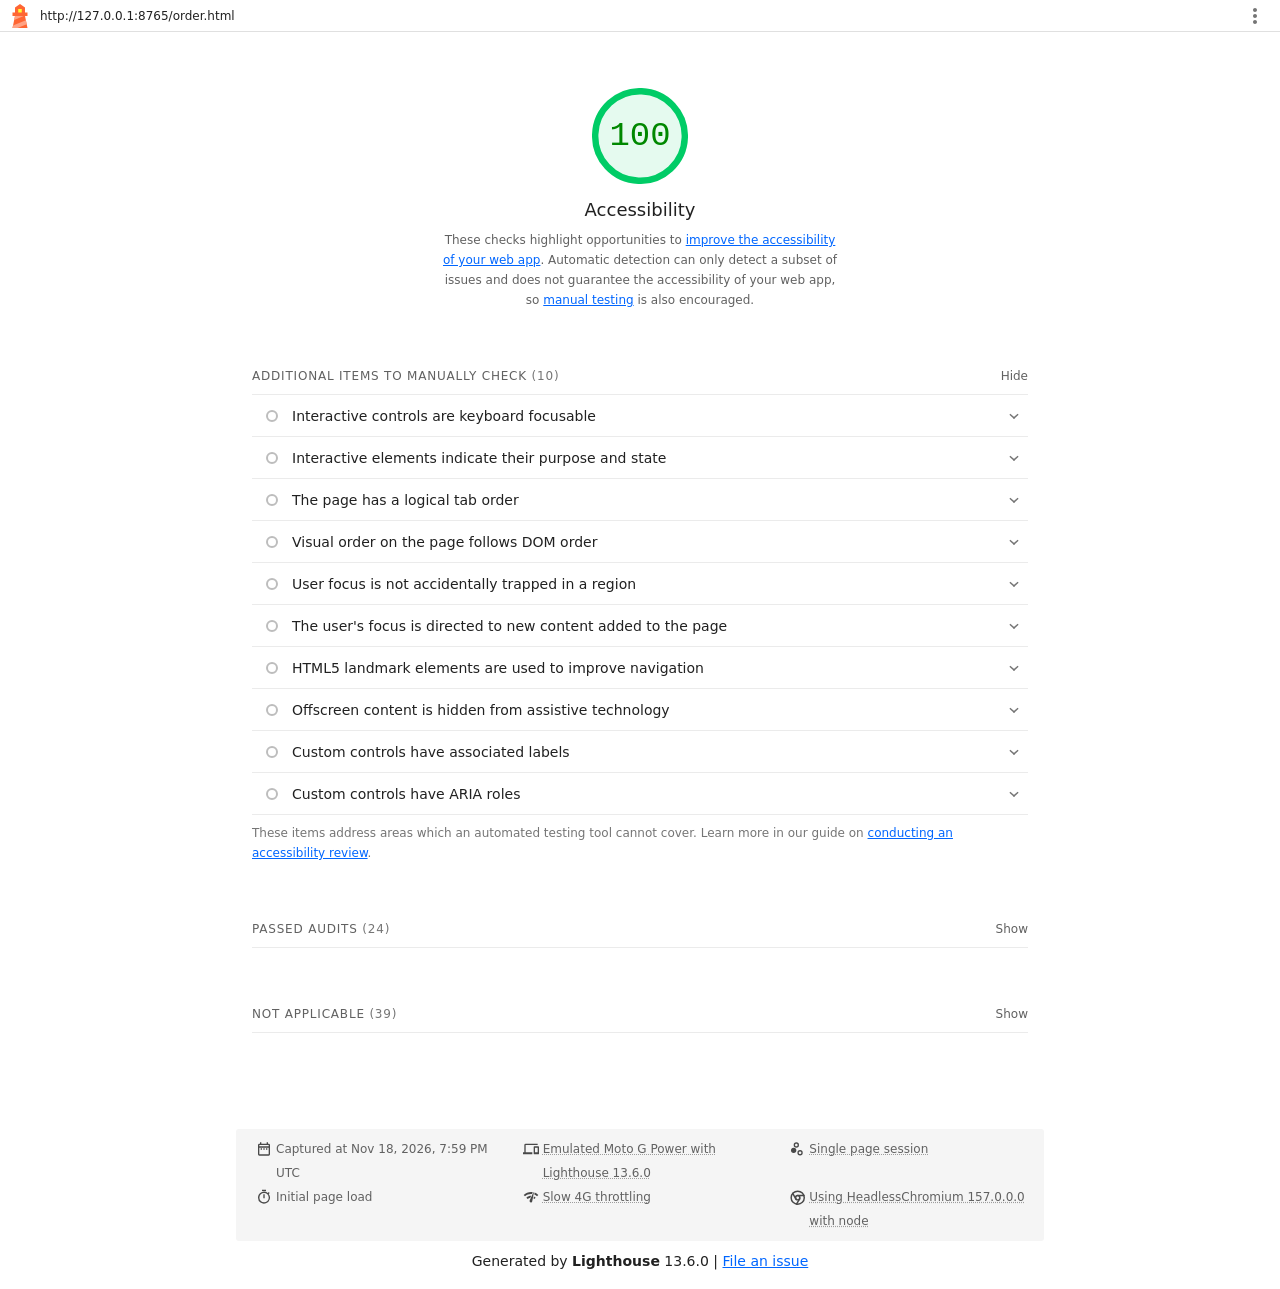
<file: lighthouse/accessibility-order.html>
<!--
@license
Copyright 2018 Google LLC
SPDX-License-Identifier: Apache-2.0
-->
<!doctype html>
<html lang="en">
<head>
  <meta charset="utf-8">
  <meta name="viewport" content="width=device-width, initial-scale=1, minimum-scale=1">
  <link rel="icon" href='data:image/svg+xml;utf8,<svg fill="none" xmlns="http://www.w3.org/2000/svg" viewBox="0 0 48 48"><path d="m14 7 10-7 10 7v10h5v7h-5l5 24H9l5-24H9v-7h5V7Z" fill="%23F63"/><path d="M31.561 24H14l-1.689 8.105L31.561 24ZM18.983 48H9l1.022-4.907L35.723 32.27l1.663 7.98L18.983 48Z" fill="%23FFA385"/><path fill="%23FF3" d="M20.5 10h7v7h-7z"/></svg>'>
  <title>Lighthouse Report</title>
  <style>body {margin: 0}</style>
</head>
<body>
  <noscript>Lighthouse report requires JavaScript. Please enable.</noscript>

  <div id="lh-log"></div>

  <script>window.__LIGHTHOUSE_JSON__ = {"lighthouseVersion":"13.6.0","requestedUrl":"http://127.0.0.1:8765/order.html","mainDocumentUrl":"http://127.0.0.1:8765/order.html","finalDisplayedUrl":"http://127.0.0.1:8765/order.html","finalUrl":"http://127.0.0.1:8765/order.html","fetchTime":"2026-11-18T19:59:04.451Z","gatherMode":"navigation","runWarnings":[],"userAgent":"Mozilla/5.0 (Windows NT 10.0; Win64; x64) AppleWebKit/537.36 (KHTML, like Gecko) HeadlessChrome/157.0.0.0 Safari/537.36 Edg/157.0.0.0","environment":{"networkUserAgent":"Mozilla/5.0 (Linux; Android 11; moto g power (2022)) AppleWebKit/537.36 (KHTML, like Gecko) Chrome/157.0.0.0 Mobile Safari/537.36","hostUserAgent":"Mozilla/5.0 (Windows NT 10.0; Win64; x64) AppleWebKit/537.36 (KHTML, like Gecko) HeadlessChrome/157.0.0.0 Safari/537.36 Edg/157.0.0.0","benchmarkIndex":1495.5,"credits":{"axe-core":"4.14.0"}},"audits":{"accesskeys":{"id":"accesskeys","title":"`[accesskey]` values are unique","description":"Access keys let users quickly focus a part of the page. For proper navigation, each access key must be unique. [Learn more about access keys](https://dequeuniversity.com/rules/axe/4.14/accesskeys).","score":null,"scoreDisplayMode":"notApplicable"},"aria-allowed-attr":{"id":"aria-allowed-attr","title":"`[aria-*]` attributes match their roles","description":"Each ARIA `role` supports a specific subset of `aria-*` attributes. Mismatching these invalidates the `aria-*` attributes. [Learn how to match ARIA attributes to their roles](https://dequeuniversity.com/rules/axe/4.14/aria-allowed-attr).","score":1,"scoreDisplayMode":"binary","details":{"type":"table","headings":[{"key":"node","valueType":"node","subItemsHeading":{"key":"relatedNode","valueType":"node"},"label":"Failing Elements"}],"items":[]}},"aria-allowed-role":{"id":"aria-allowed-role","title":"Uses ARIA roles only on compatible elements","description":"Many HTML elements can only be assigned certain ARIA roles. Using ARIA roles where they are not allowed can interfere with the accessibility of the web page. [Learn more about ARIA roles](https://dequeuniversity.com/rules/axe/4.14/aria-allowed-role).","score":null,"scoreDisplayMode":"notApplicable"},"aria-command-name":{"id":"aria-command-name","title":"`button`, `link`, and `menuitem` elements have accessible names","description":"When an element doesn't have an accessible name, screen readers announce it with a generic name, making it unusable for users who rely on screen readers. [Learn how to make command elements more accessible](https://dequeuniversity.com/rules/axe/4.14/aria-command-name).","score":null,"scoreDisplayMode":"notApplicable"},"aria-conditional-attr":{"id":"aria-conditional-attr","title":"ARIA attributes are used as specified for the element's role","description":"Some ARIA attributes are only allowed on an element under certain conditions. [Learn more about conditional ARIA attributes](https://dequeuniversity.com/rules/axe/4.14/aria-conditional-attr).","score":1,"scoreDisplayMode":"binary","details":{"type":"table","headings":[{"key":"node","valueType":"node","subItemsHeading":{"key":"relatedNode","valueType":"node"},"label":"Failing Elements"}],"items":[]}},"aria-deprecated-role":{"id":"aria-deprecated-role","title":"Deprecated ARIA roles were not used","description":"Deprecated ARIA roles may not be processed correctly by assistive technology. [Learn more about deprecated ARIA roles](https://dequeuniversity.com/rules/axe/4.14/aria-deprecated-role).","score":null,"scoreDisplayMode":"notApplicable"},"aria-dialog-name":{"id":"aria-dialog-name","title":"Elements with `role=\"dialog\"` or `role=\"alertdialog\"` have accessible names.","description":"ARIA dialog elements without accessible names may prevent screen readers users from discerning the purpose of these elements. [Learn how to make ARIA dialog elements more accessible](https://dequeuniversity.com/rules/axe/4.14/aria-dialog-name).","score":null,"scoreDisplayMode":"notApplicable"},"aria-hidden-body":{"id":"aria-hidden-body","title":"`[aria-hidden=\"true\"]` is not present on the document `\u003cbody>`","description":"Assistive technologies, like screen readers, work inconsistently when `aria-hidden=\"true\"` is set on the document `\u003cbody>`. [Learn how `aria-hidden` affects the document body](https://dequeuniversity.com/rules/axe/4.14/aria-hidden-body).","score":1,"scoreDisplayMode":"binary","details":{"type":"table","headings":[{"key":"node","valueType":"node","subItemsHeading":{"key":"relatedNode","valueType":"node"},"label":"Failing Elements"}],"items":[]}},"aria-hidden-focus":{"id":"aria-hidden-focus","title":"`[aria-hidden=\"true\"]` elements do not contain focusable descendents","description":"Focusable descendents within an `[aria-hidden=\"true\"]` element prevent those interactive elements from being available to users of assistive technologies like screen readers. [Learn how `aria-hidden` affects focusable elements](https://dequeuniversity.com/rules/axe/4.14/aria-hidden-focus).","score":null,"scoreDisplayMode":"notApplicable"},"aria-input-field-name":{"id":"aria-input-field-name","title":"ARIA input fields have accessible names","description":"When an input field doesn't have an accessible name, screen readers announce it with a generic name, making it unusable for users who rely on screen readers. [Learn more about input field labels](https://dequeuniversity.com/rules/axe/4.14/aria-input-field-name).","score":null,"scoreDisplayMode":"notApplicable"},"aria-meter-name":{"id":"aria-meter-name","title":"ARIA `meter` elements have accessible names","description":"When a meter element doesn't have an accessible name, screen readers announce it with a generic name, making it unusable for users who rely on screen readers. [Learn how to name `meter` elements](https://dequeuniversity.com/rules/axe/4.14/aria-meter-name).","score":null,"scoreDisplayMode":"notApplicable"},"aria-progressbar-name":{"id":"aria-progressbar-name","title":"ARIA `progressbar` elements have accessible names","description":"When a `progressbar` element doesn't have an accessible name, screen readers announce it with a generic name, making it unusable for users who rely on screen readers. [Learn how to label `progressbar` elements](https://dequeuniversity.com/rules/axe/4.14/aria-progressbar-name).","score":null,"scoreDisplayMode":"notApplicable"},"aria-prohibited-attr":{"id":"aria-prohibited-attr","title":"Elements use only permitted ARIA attributes","description":"Using ARIA attributes in roles where they are prohibited can mean that important information is not communicated to users of assistive technologies. [Learn more about prohibited ARIA roles](https://dequeuniversity.com/rules/axe/4.14/aria-prohibited-attr).","score":1,"scoreDisplayMode":"binary","details":{"type":"table","headings":[{"key":"node","valueType":"node","subItemsHeading":{"key":"relatedNode","valueType":"node"},"label":"Failing Elements"}],"items":[]}},"aria-required-attr":{"id":"aria-required-attr","title":"`[role]`s have all required `[aria-*]` attributes","description":"Some ARIA roles have required attributes that describe the state of the element to screen readers. [Learn more about roles and required attributes](https://dequeuniversity.com/rules/axe/4.14/aria-required-attr).","score":null,"scoreDisplayMode":"notApplicable"},"aria-required-children":{"id":"aria-required-children","title":"Elements with an ARIA `[role]` that require children to contain a specific `[role]` have all required children.","description":"Some ARIA parent roles must contain specific child roles to perform their intended accessibility functions. [Learn more about roles and required children elements](https://dequeuniversity.com/rules/axe/4.14/aria-required-children).","score":null,"scoreDisplayMode":"notApplicable"},"aria-required-parent":{"id":"aria-required-parent","title":"`[role]`s are contained by their required parent element","description":"Some ARIA child roles must be contained by specific parent roles to properly perform their intended accessibility functions. [Learn more about ARIA roles and required parent element](https://dequeuniversity.com/rules/axe/4.14/aria-required-parent).","score":null,"scoreDisplayMode":"notApplicable"},"aria-roles":{"id":"aria-roles","title":"`[role]` values are valid","description":"ARIA roles must have valid values in order to perform their intended accessibility functions. [Learn more about valid ARIA roles](https://dequeuniversity.com/rules/axe/4.14/aria-roles).","score":null,"scoreDisplayMode":"notApplicable"},"aria-text":{"id":"aria-text","title":"Elements with the `role=text` attribute do not have focusable descendents.","description":"Adding `role=text` around a text node split by markup enables VoiceOver to treat it as one phrase, but the element's focusable descendents will not be announced. [Learn more about the `role=text` attribute](https://dequeuniversity.com/rules/axe/4.14/aria-text).","score":null,"scoreDisplayMode":"notApplicable"},"aria-toggle-field-name":{"id":"aria-toggle-field-name","title":"ARIA toggle fields have accessible names","description":"When a toggle field doesn't have an accessible name, screen readers announce it with a generic name, making it unusable for users who rely on screen readers. [Learn more about toggle fields](https://dequeuniversity.com/rules/axe/4.14/aria-toggle-field-name).","score":null,"scoreDisplayMode":"notApplicable"},"aria-tooltip-name":{"id":"aria-tooltip-name","title":"ARIA `tooltip` elements have accessible names","description":"When a tooltip element doesn't have an accessible name, screen readers announce it with a generic name, making it unusable for users who rely on screen readers. [Learn how to name `tooltip` elements](https://dequeuniversity.com/rules/axe/4.14/aria-tooltip-name).","score":null,"scoreDisplayMode":"notApplicable"},"aria-treeitem-name":{"id":"aria-treeitem-name","title":"ARIA `treeitem` elements have accessible names","description":"When a `treeitem` element doesn't have an accessible name, screen readers announce it with a generic name, making it unusable for users who rely on screen readers. [Learn more about labeling `treeitem` elements](https://dequeuniversity.com/rules/axe/4.14/aria-treeitem-name).","score":null,"scoreDisplayMode":"notApplicable"},"aria-valid-attr-value":{"id":"aria-valid-attr-value","title":"`[aria-*]` attributes have valid values","description":"Assistive technologies, like screen readers, can't interpret ARIA attributes with invalid values. [Learn more about valid values for ARIA attributes](https://dequeuniversity.com/rules/axe/4.14/aria-valid-attr-value).","score":1,"scoreDisplayMode":"binary","details":{"type":"table","headings":[{"key":"node","valueType":"node","subItemsHeading":{"key":"relatedNode","valueType":"node"},"label":"Failing Elements"}],"items":[]}},"aria-valid-attr":{"id":"aria-valid-attr","title":"`[aria-*]` attributes are valid and not misspelled","description":"Assistive technologies, like screen readers, can't interpret ARIA attributes with invalid names. [Learn more about valid ARIA attributes](https://dequeuniversity.com/rules/axe/4.14/aria-valid-attr).","score":1,"scoreDisplayMode":"binary","details":{"type":"table","headings":[{"key":"node","valueType":"node","subItemsHeading":{"key":"relatedNode","valueType":"node"},"label":"Failing Elements"}],"items":[]}},"button-name":{"id":"button-name","title":"Buttons have an accessible name","description":"When a button doesn't have an accessible name, screen readers announce it as \"button\", making it unusable for users who rely on screen readers. [Learn how to make buttons more accessible](https://dequeuniversity.com/rules/axe/4.14/button-name).","score":1,"scoreDisplayMode":"binary","details":{"type":"table","headings":[{"key":"node","valueType":"node","subItemsHeading":{"key":"relatedNode","valueType":"node"},"label":"Failing Elements"}],"items":[]}},"bypass":{"id":"bypass","title":"The page contains a heading, skip link, or landmark region","description":"Adding ways to bypass repetitive content lets keyboard users navigate the page more efficiently. [Learn more about bypass blocks](https://dequeuniversity.com/rules/axe/4.14/bypass).","score":null,"scoreDisplayMode":"notApplicable"},"color-contrast":{"id":"color-contrast","title":"Background and foreground colors have a sufficient contrast ratio","description":"Low-contrast text is difficult or impossible for many users to read. [Learn how to provide sufficient color contrast](https://dequeuniversity.com/rules/axe/4.14/color-contrast).","score":1,"scoreDisplayMode":"binary","details":{"type":"table","headings":[{"key":"node","valueType":"node","subItemsHeading":{"key":"relatedNode","valueType":"node"},"label":"Failing Elements"}],"items":[]}},"definition-list":{"id":"definition-list","title":"`\u003cdl>`'s contain only properly-ordered `\u003cdt>` and `\u003cdd>` groups, `\u003cscript>`, `\u003ctemplate>` or `\u003cdiv>` elements.","description":"When definition lists are not properly marked up, screen readers may produce confusing or inaccurate output. [Learn how to structure definition lists correctly](https://dequeuniversity.com/rules/axe/4.14/definition-list).","score":null,"scoreDisplayMode":"notApplicable"},"dlitem":{"id":"dlitem","title":"Definition list items are wrapped in `\u003cdl>` elements","description":"Definition list items (`\u003cdt>` and `\u003cdd>`) must be wrapped in a parent `\u003cdl>` element to ensure that screen readers can properly announce them. [Learn how to structure definition lists correctly](https://dequeuniversity.com/rules/axe/4.14/dlitem).","score":null,"scoreDisplayMode":"notApplicable"},"document-title":{"id":"document-title","title":"Document has a `\u003ctitle>` element","description":"The title gives screen reader users an overview of the page, and search engine users rely on it heavily to determine if a page is relevant to their search. [Learn more about document titles](https://dequeuniversity.com/rules/axe/4.14/document-title).","score":1,"scoreDisplayMode":"binary","details":{"type":"table","headings":[{"key":"node","valueType":"node","subItemsHeading":{"key":"relatedNode","valueType":"node"},"label":"Failing Elements"}],"items":[]}},"duplicate-id-aria":{"id":"duplicate-id-aria","title":"ARIA IDs are unique","description":"The value of an ARIA ID must be unique to prevent other instances from being overlooked by assistive technologies. [Learn how to fix duplicate ARIA IDs](https://dequeuniversity.com/rules/axe/4.14/duplicate-id-aria).","score":null,"scoreDisplayMode":"notApplicable"},"empty-heading":{"id":"empty-heading","title":"All heading elements contain content.","description":"A heading with no content or inaccessible text prevent screen reader users from accessing information on the page's structure. [Learn more about headings](https://dequeuniversity.com/rules/axe/4.14/empty-heading).","score":null,"scoreDisplayMode":"notApplicable"},"form-field-multiple-labels":{"id":"form-field-multiple-labels","title":"No form fields have multiple labels","description":"Form fields with multiple labels can be confusingly announced by assistive technologies like screen readers which use either the first, the last, or all of the labels. [Learn how to use form labels](https://dequeuniversity.com/rules/axe/4.14/form-field-multiple-labels).","score":null,"scoreDisplayMode":"notApplicable"},"frame-title":{"id":"frame-title","title":"`\u003cframe>` or `\u003ciframe>` elements have a title","description":"Screen reader users rely on frame titles to describe the contents of frames. [Learn more about frame titles](https://dequeuniversity.com/rules/axe/4.14/frame-title).","score":null,"scoreDisplayMode":"notApplicable"},"heading-order":{"id":"heading-order","title":"Heading elements appear in a sequentially-descending order","description":"Properly ordered headings that do not skip levels convey the semantic structure of the page, making it easier to navigate and understand when using assistive technologies. [Learn more about heading order](https://dequeuniversity.com/rules/axe/4.14/heading-order).","score":1,"scoreDisplayMode":"binary","details":{"type":"table","headings":[{"key":"node","valueType":"node","subItemsHeading":{"key":"relatedNode","valueType":"node"},"label":"Failing Elements"}],"items":[]}},"html-has-lang":{"id":"html-has-lang","title":"`\u003chtml>` element has a `[lang]` attribute","description":"If a page doesn't specify a `lang` attribute, a screen reader assumes that the page is in the default language that the user chose when setting up the screen reader. If the page isn't actually in the default language, then the screen reader might not announce the page's text correctly. [Learn more about the `lang` attribute](https://dequeuniversity.com/rules/axe/4.14/html-has-lang).","score":1,"scoreDisplayMode":"binary","details":{"type":"table","headings":[{"key":"node","valueType":"node","subItemsHeading":{"key":"relatedNode","valueType":"node"},"label":"Failing Elements"}],"items":[]}},"html-lang-valid":{"id":"html-lang-valid","title":"`\u003chtml>` element has a valid value for its `[lang]` attribute","description":"Specifying a valid [BCP 47 language](https://www.w3.org/International/questions/qa-choosing-language-tags#question) helps screen readers announce text properly. [Learn how to use the `lang` attribute](https://dequeuniversity.com/rules/axe/4.14/html-lang-valid).","score":1,"scoreDisplayMode":"binary","details":{"type":"table","headings":[{"key":"node","valueType":"node","subItemsHeading":{"key":"relatedNode","valueType":"node"},"label":"Failing Elements"}],"items":[]}},"html-xml-lang-mismatch":{"id":"html-xml-lang-mismatch","title":"`\u003chtml>` element has an `[xml:lang]` attribute with the same base language as the `[lang]` attribute.","description":"If the webpage does not specify a consistent language, then the screen reader might not announce the page's text correctly. [Learn more about the `lang` attribute](https://dequeuniversity.com/rules/axe/4.14/html-xml-lang-mismatch).","score":null,"scoreDisplayMode":"notApplicable"},"identical-links-same-purpose":{"id":"identical-links-same-purpose","title":"Identical links have the same purpose.","description":"Links with the same destination should have the same description, to help users understand the link's purpose and decide whether to follow it. [Learn more about identical links](https://dequeuniversity.com/rules/axe/4.14/identical-links-same-purpose).","score":null,"scoreDisplayMode":"notApplicable"},"image-alt":{"id":"image-alt","title":"Image elements have `[alt]` attributes","description":"Informative elements should aim for short, descriptive alternate text. Decorative elements can be ignored with an empty alt attribute. [Learn more about the `alt` attribute](https://dequeuniversity.com/rules/axe/4.14/image-alt).","score":1,"scoreDisplayMode":"binary","details":{"type":"table","headings":[{"key":"node","valueType":"node","subItemsHeading":{"key":"relatedNode","valueType":"node"},"label":"Failing Elements"}],"items":[]}},"image-redundant-alt":{"id":"image-redundant-alt","title":"Image elements do not have `[alt]` attributes that are redundant text.","description":"Informative elements should aim for short, descriptive alternative text. Alternative text that is exactly the same as the text adjacent to the link or image is potentially confusing for screen reader users, because the text will be read twice. [Learn more about the `alt` attribute](https://dequeuniversity.com/rules/axe/4.14/image-redundant-alt).","score":null,"scoreDisplayMode":"notApplicable"},"input-button-name":{"id":"input-button-name","title":"Input buttons have discernible text.","description":"Adding discernable and accessible text to input buttons may help screen reader users understand the purpose of the input button. [Learn more about input buttons](https://dequeuniversity.com/rules/axe/4.14/input-button-name).","score":null,"scoreDisplayMode":"notApplicable"},"input-image-alt":{"id":"input-image-alt","title":"`\u003cinput type=\"image\">` elements have `[alt]` text","description":"When an image is being used as an `\u003cinput>` button, providing alternative text can help screen reader users understand the purpose of the button. [Learn about input image alt text](https://dequeuniversity.com/rules/axe/4.14/input-image-alt).","score":null,"scoreDisplayMode":"notApplicable"},"label-content-name-mismatch":{"id":"label-content-name-mismatch","title":"Elements with visible text labels have matching accessible names.","description":"Visible text labels that do not match the accessible name can result in a confusing experience for screen reader users. [Learn more about accessible names](https://dequeuniversity.com/rules/axe/4.14/label-content-name-mismatch).","score":null,"scoreDisplayMode":"notApplicable"},"label":{"id":"label","title":"Form elements have associated labels","description":"Labels ensure that form controls are announced properly by assistive technologies, like screen readers. [Learn more about form element labels](https://dequeuniversity.com/rules/axe/4.14/label).","score":1,"scoreDisplayMode":"binary","details":{"type":"table","headings":[{"key":"node","valueType":"node","subItemsHeading":{"key":"relatedNode","valueType":"node"},"label":"Failing Elements"}],"items":[]}},"landmark-one-main":{"id":"landmark-one-main","title":"Document has a main landmark.","description":"One main landmark helps screen reader users navigate a web page. [Learn more about landmarks](https://dequeuniversity.com/rules/axe/4.14/landmark-one-main).","score":1,"scoreDisplayMode":"binary","details":{"type":"table","headings":[{"key":"node","valueType":"node","subItemsHeading":{"key":"relatedNode","valueType":"node"},"label":"Failing Elements"}],"items":[]}},"link-name":{"id":"link-name","title":"Links have a discernible name","description":"Link text (and alternate text for images, when used as links) that is discernible, unique, and focusable improves the navigation experience for screen reader users. [Learn how to make links accessible](https://dequeuniversity.com/rules/axe/4.14/link-name).","score":1,"scoreDisplayMode":"binary","details":{"type":"table","headings":[{"key":"node","valueType":"node","subItemsHeading":{"key":"relatedNode","valueType":"node"},"label":"Failing Elements"}],"items":[]}},"link-in-text-block":{"id":"link-in-text-block","title":"Links are distinguishable without relying on color.","description":"Low-contrast text is difficult or impossible for many users to read. Link text that is discernible improves the experience for users with low vision. [Learn how to make links distinguishable](https://dequeuniversity.com/rules/axe/4.14/link-in-text-block).","score":null,"scoreDisplayMode":"notApplicable"},"list":{"id":"list","title":"Lists contain only `\u003cli>` elements and script supporting elements (`\u003cscript>` and `\u003ctemplate>`).","description":"Screen readers have a specific way of announcing lists. Ensuring proper list structure aids screen reader output. [Learn more about proper list structure](https://dequeuniversity.com/rules/axe/4.14/list).","score":1,"scoreDisplayMode":"binary","details":{"type":"table","headings":[{"key":"node","valueType":"node","subItemsHeading":{"key":"relatedNode","valueType":"node"},"label":"Failing Elements"}],"items":[]}},"listitem":{"id":"listitem","title":"List items (`\u003cli>`) are contained within `\u003cul>`, `\u003col>` or `\u003cmenu>` parent elements","description":"Screen readers require list items (`\u003cli>`) to be contained within a parent `\u003cul>`, `\u003col>` or `\u003cmenu>` to be announced properly. [Learn more about proper list structure](https://dequeuniversity.com/rules/axe/4.14/listitem).","score":1,"scoreDisplayMode":"binary","details":{"type":"table","headings":[{"key":"node","valueType":"node","subItemsHeading":{"key":"relatedNode","valueType":"node"},"label":"Failing Elements"}],"items":[]}},"meta-refresh":{"id":"meta-refresh","title":"The document does not use `\u003cmeta http-equiv=\"refresh\">`","description":"Users do not expect a page to refresh automatically, and doing so will move focus back to the top of the page. This may create a frustrating or confusing experience. [Learn more about the refresh meta tag](https://dequeuniversity.com/rules/axe/4.14/meta-refresh).","score":null,"scoreDisplayMode":"notApplicable"},"meta-viewport":{"id":"meta-viewport","title":"`[user-scalable=\"no\"]` is not used in the `\u003cmeta name=\"viewport\">` element and the `[maximum-scale]` attribute is not less than 5.","description":"Disabling zooming is problematic for users with low vision who rely on screen magnification to properly see the contents of a web page. [Learn more about the viewport meta tag](https://dequeuniversity.com/rules/axe/4.14/meta-viewport).","score":1,"scoreDisplayMode":"binary","details":{"type":"table","headings":[{"key":"node","valueType":"node","subItemsHeading":{"key":"relatedNode","valueType":"node"},"label":"Failing Elements"}],"items":[]}},"object-alt":{"id":"object-alt","title":"`\u003cobject>` elements have alternate text","description":"Screen readers cannot translate non-text content. Adding alternate text to `\u003cobject>` elements helps screen readers convey meaning to users. [Learn more about alt text for `object` elements](https://dequeuniversity.com/rules/axe/4.14/object-alt).","score":null,"scoreDisplayMode":"notApplicable"},"select-name":{"id":"select-name","title":"Select elements have associated label elements.","description":"Form elements without effective labels can create frustrating experiences for screen reader users. [Learn more about the `select` element](https://dequeuniversity.com/rules/axe/4.14/select-name).","score":1,"scoreDisplayMode":"binary","details":{"type":"table","headings":[{"key":"node","valueType":"node","subItemsHeading":{"key":"relatedNode","valueType":"node"},"label":"Failing Elements"}],"items":[]}},"skip-link":{"id":"skip-link","title":"Skip links are focusable.","description":"Including a skip link can help users skip to the main content to save time. [Learn more about skip links](https://dequeuniversity.com/rules/axe/4.14/skip-link).","score":1,"scoreDisplayMode":"binary","details":{"type":"table","headings":[{"key":"node","valueType":"node","subItemsHeading":{"key":"relatedNode","valueType":"node"},"label":"Failing Elements"}],"items":[]}},"tabindex":{"id":"tabindex","title":"No element has a `[tabindex]` value greater than 0","description":"A value greater than 0 implies an explicit navigation ordering. Although technically valid, this often creates frustrating experiences for users who rely on assistive technologies. [Learn more about the `tabindex` attribute](https://dequeuniversity.com/rules/axe/4.14/tabindex).","score":null,"scoreDisplayMode":"notApplicable"},"table-duplicate-name":{"id":"table-duplicate-name","title":"Tables have different content in the summary attribute and `\u003ccaption>`.","description":"The summary attribute should describe the table structure, while `\u003ccaption>` should have the onscreen title. Accurate table mark-up helps users of screen readers. [Learn more about summary and caption](https://dequeuniversity.com/rules/axe/4.14/table-duplicate-name).","score":null,"scoreDisplayMode":"notApplicable"},"table-fake-caption":{"id":"table-fake-caption","title":"Tables use `\u003ccaption>` instead of cells with the `[colspan]` attribute to indicate a caption.","description":"Screen readers have features to make navigating tables easier. Ensuring that tables use the actual caption element instead of cells with the `[colspan]` attribute may improve the experience for screen reader users. [Learn more about captions](https://dequeuniversity.com/rules/axe/4.14/table-fake-caption).","score":null,"scoreDisplayMode":"notApplicable"},"target-size":{"id":"target-size","title":"Touch targets have sufficient size and spacing.","description":"Touch targets with sufficient size and spacing help users who may have difficulty targeting small controls to activate the targets. [Learn more about touch targets](https://dequeuniversity.com/rules/axe/4.14/target-size).","score":1,"scoreDisplayMode":"binary","details":{"type":"table","headings":[{"key":"node","valueType":"node","subItemsHeading":{"key":"relatedNode","valueType":"node"},"label":"Failing Elements"}],"items":[]}},"td-has-header":{"id":"td-has-header","title":"`\u003ctd>` elements in a large `\u003ctable>` have one or more table headers.","description":"Screen readers have features to make navigating tables easier. Ensuring that `\u003ctd>` elements in a large table (3 or more cells in width and height) have an associated table header may improve the experience for screen reader users. [Learn more about table headers](https://dequeuniversity.com/rules/axe/4.14/td-has-header).","score":null,"scoreDisplayMode":"notApplicable"},"td-headers-attr":{"id":"td-headers-attr","title":"Cells in a `\u003ctable>` element that use the `[headers]` attribute refer to table cells within the same table.","description":"Screen readers have features to make navigating tables easier. Ensuring `\u003ctd>` cells using the `[headers]` attribute only refer to other cells in the same table may improve the experience for screen reader users. [Learn more about the `headers` attribute](https://dequeuniversity.com/rules/axe/4.14/td-headers-attr).","score":null,"scoreDisplayMode":"notApplicable"},"th-has-data-cells":{"id":"th-has-data-cells","title":"`\u003cth>` elements and elements with `[role=\"columnheader\"/\"rowheader\"]` have data cells they describe.","description":"Screen readers have features to make navigating tables easier. Ensuring table headers always refer to some set of cells may improve the experience for screen reader users. [Learn more about table headers](https://dequeuniversity.com/rules/axe/4.14/th-has-data-cells).","score":null,"scoreDisplayMode":"notApplicable"},"valid-lang":{"id":"valid-lang","title":"`[lang]` attributes have a valid value","description":"Specifying a valid [BCP 47 language](https://www.w3.org/International/questions/qa-choosing-language-tags#question) on elements helps ensure that text is pronounced correctly by a screen reader. [Learn how to use the `lang` attribute](https://dequeuniversity.com/rules/axe/4.14/valid-lang).","score":null,"scoreDisplayMode":"notApplicable"},"video-caption":{"id":"video-caption","title":"`\u003cvideo>` elements contain a `\u003ctrack>` element with `[kind=\"captions\"]`","description":"When a video provides a caption it is easier for deaf and hearing impaired users to access its information. [Learn more about video captions](https://dequeuniversity.com/rules/axe/4.14/video-caption).","score":null,"scoreDisplayMode":"notApplicable"},"custom-controls-labels":{"id":"custom-controls-labels","title":"Custom controls have associated labels","description":"Custom interactive controls have associated labels, provided by aria-label or aria-labelledby. [Learn more about custom controls and labels](https://developer.chrome.com/docs/lighthouse/accessibility/custom-controls-labels/).","score":null,"scoreDisplayMode":"manual"},"custom-controls-roles":{"id":"custom-controls-roles","title":"Custom controls have ARIA roles","description":"Custom interactive controls have appropriate ARIA roles. [Learn how to add roles to custom controls](https://developer.chrome.com/docs/lighthouse/accessibility/custom-control-roles/).","score":null,"scoreDisplayMode":"manual"},"focus-traps":{"id":"focus-traps","title":"User focus is not accidentally trapped in a region","description":"A user can tab into and out of any control or region without accidentally trapping their focus. [Learn how to avoid focus traps](https://developer.chrome.com/docs/lighthouse/accessibility/focus-traps/).","score":null,"scoreDisplayMode":"manual"},"focusable-controls":{"id":"focusable-controls","title":"Interactive controls are keyboard focusable","description":"Custom interactive controls are keyboard focusable and display a focus indicator. [Learn how to make custom controls focusable](https://developer.chrome.com/docs/lighthouse/accessibility/focusable-controls/).","score":null,"scoreDisplayMode":"manual"},"interactive-element-affordance":{"id":"interactive-element-affordance","title":"Interactive elements indicate their purpose and state","description":"Interactive elements, such as links and buttons, should indicate their state and be distinguishable from non-interactive elements. [Learn how to decorate interactive elements with affordance hints](https://developer.chrome.com/docs/lighthouse/accessibility/interactive-element-affordance/).","score":null,"scoreDisplayMode":"manual"},"logical-tab-order":{"id":"logical-tab-order","title":"The page has a logical tab order","description":"Tabbing through the page follows the visual layout. Users cannot focus elements that are offscreen. [Learn more about logical tab ordering](https://developer.chrome.com/docs/lighthouse/accessibility/logical-tab-order/).","score":null,"scoreDisplayMode":"manual"},"managed-focus":{"id":"managed-focus","title":"The user's focus is directed to new content added to the page","description":"If new content, such as a dialog, is added to the page, the user's focus is directed to it. [Learn how to direct focus to new content](https://developer.chrome.com/docs/lighthouse/accessibility/managed-focus/).","score":null,"scoreDisplayMode":"manual"},"offscreen-content-hidden":{"id":"offscreen-content-hidden","title":"Offscreen content is hidden from assistive technology","description":"Offscreen content is hidden with display: none or aria-hidden=true. [Learn how to properly hide offscreen content](https://developer.chrome.com/docs/lighthouse/accessibility/offscreen-content-hidden/).","score":null,"scoreDisplayMode":"manual"},"use-landmarks":{"id":"use-landmarks","title":"HTML5 landmark elements are used to improve navigation","description":"Landmark elements (`\u003cmain>`, `\u003cnav>`, etc.) are used to improve the keyboard navigation of the page for assistive technology. [Learn more about landmark elements](https://developer.chrome.com/docs/lighthouse/accessibility/use-landmarks/).","score":null,"scoreDisplayMode":"manual"},"visual-order-follows-dom":{"id":"visual-order-follows-dom","title":"Visual order on the page follows DOM order","description":"DOM order matches the visual order, improving navigation for assistive technology. [Learn more about DOM and visual ordering](https://developer.chrome.com/docs/lighthouse/accessibility/visual-order-follows-dom/).","score":null,"scoreDisplayMode":"manual"},"autocomplete-valid":{"id":"autocomplete-valid","title":"`autocomplete` attributes are used correctly","description":"The `autocomplete` attribute values must be valid and correctly applied for screen readers to function correctly. [Learn more about valid autocomplete values](https://dequeuniversity.com/rules/axe/4.14/autocomplete-valid).","score":1,"scoreDisplayMode":"binary","details":{"type":"table","headings":[{"key":"node","valueType":"node","subItemsHeading":{"key":"relatedNode","valueType":"node"},"label":"Failing Elements"}],"items":[]}},"presentation-role-conflict":{"id":"presentation-role-conflict","title":"Elements with `role=\"none\"` or `role=\"presentation\"` do not have conflicts","description":"There are certain cases where the semantic role of an element with `role=\"none\"` or `role=\"presentation\"` does not resolve to none or presentation. To ensure the element remains removed from the accessibility tree, you should not add any global ARIA attributes to the element or make it focusable. [Learn more about presentation role conflict](https://dequeuniversity.com/rules/axe/4.14/presentation-role-conflict).","score":1,"scoreDisplayMode":"binary","details":{"type":"table","headings":[{"key":"node","valueType":"node","subItemsHeading":{"key":"relatedNode","valueType":"node"},"label":"Failing Elements"}],"items":[]}},"svg-img-alt":{"id":"svg-img-alt","title":"SVG elements with an `img` role have an accessible text alternative","description":"Ensures SVG elements with an `img`, `graphics-document` or `graphics-symbol` role have an accessible text alternative. [Learn more about SVG alt text](https://dequeuniversity.com/rules/axe/4.14/svg-img-alt).","score":null,"scoreDisplayMode":"notApplicable"}},"configSettings":{"output":"html","maxWaitForFcp":30000,"maxWaitForLoad":45000,"pauseAfterFcpMs":1000,"pauseAfterLoadMs":1000,"networkQuietThresholdMs":1000,"cpuQuietThresholdMs":1000,"formFactor":"mobile","throttling":{"rttMs":150,"throughputKbps":1638.4,"requestLatencyMs":562.5,"downloadThroughputKbps":1474.5600000000002,"uploadThroughputKbps":675,"cpuSlowdownMultiplier":4},"throttlingMethod":"simulate","screenEmulation":{"mobile":true,"width":412,"height":823,"deviceScaleFactor":1.75,"disabled":false},"emulatedUserAgent":"Mozilla/5.0 (Linux; Android 11; moto g power (2022)) AppleWebKit/537.36 (KHTML, like Gecko) Chrome/136.0.0.0 Mobile Safari/537.36","auditMode":false,"gatherMode":false,"clearStorageTypes":["file_systems","shader_cache","service_workers","cache_storage"],"disableStorageReset":false,"debugNavigation":false,"channel":"node","usePassiveGathering":false,"disableFullPageScreenshot":false,"skipAboutBlank":false,"blankPage":"about:blank","ignoreStatusCode":false,"locale":"en-US","blockedUrlPatterns":null,"additionalTraceCategories":null,"extraHeaders":null,"precomputedLanternData":null,"onlyAudits":null,"onlyCategories":["accessibility"],"skipAudits":null},"categories":{"accessibility":{"title":"Accessibility","description":"These checks highlight opportunities to [improve the accessibility of your web app](https://developer.chrome.com/docs/lighthouse/accessibility/). Automatic detection can only detect a subset of issues and does not guarantee the accessibility of your web app, so [manual testing](https://web.dev/articles/how-to-review) is also encouraged.","manualDescription":"These items address areas which an automated testing tool cannot cover. Learn more in our guide on [conducting an accessibility review](https://web.dev/articles/how-to-review).","supportedModes":["navigation","snapshot"],"auditRefs":[{"id":"accesskeys","weight":0,"group":"a11y-navigation"},{"id":"aria-allowed-attr","weight":10,"group":"a11y-aria"},{"id":"aria-command-name","weight":0,"group":"a11y-aria"},{"id":"aria-conditional-attr","weight":7,"group":"a11y-aria"},{"id":"aria-deprecated-role","weight":0,"group":"a11y-aria"},{"id":"aria-dialog-name","weight":0,"group":"a11y-aria"},{"id":"aria-hidden-body","weight":10,"group":"a11y-aria"},{"id":"aria-hidden-focus","weight":0,"group":"a11y-aria"},{"id":"aria-input-field-name","weight":0,"group":"a11y-aria"},{"id":"aria-meter-name","weight":0,"group":"a11y-aria"},{"id":"aria-progressbar-name","weight":0,"group":"a11y-aria"},{"id":"aria-prohibited-attr","weight":7,"group":"a11y-aria"},{"id":"aria-required-attr","weight":0,"group":"a11y-aria"},{"id":"aria-required-children","weight":0,"group":"a11y-aria"},{"id":"aria-required-parent","weight":0,"group":"a11y-aria"},{"id":"aria-roles","weight":0,"group":"a11y-aria"},{"id":"aria-text","weight":0,"group":"a11y-aria"},{"id":"aria-toggle-field-name","weight":0,"group":"a11y-aria"},{"id":"aria-tooltip-name","weight":0,"group":"a11y-aria"},{"id":"aria-treeitem-name","weight":0,"group":"a11y-aria"},{"id":"aria-valid-attr-value","weight":10,"group":"a11y-aria"},{"id":"aria-valid-attr","weight":10,"group":"a11y-aria"},{"id":"button-name","weight":10,"group":"a11y-names-labels"},{"id":"bypass","weight":0,"group":"a11y-navigation"},{"id":"color-contrast","weight":7,"group":"a11y-color-contrast"},{"id":"definition-list","weight":0,"group":"a11y-tables-lists"},{"id":"dlitem","weight":0,"group":"a11y-tables-lists"},{"id":"document-title","weight":7,"group":"a11y-names-labels"},{"id":"duplicate-id-aria","weight":0,"group":"a11y-aria"},{"id":"form-field-multiple-labels","weight":0,"group":"a11y-names-labels"},{"id":"frame-title","weight":0,"group":"a11y-names-labels"},{"id":"heading-order","weight":3,"group":"a11y-navigation"},{"id":"html-has-lang","weight":7,"group":"a11y-language"},{"id":"html-lang-valid","weight":7,"group":"a11y-language"},{"id":"html-xml-lang-mismatch","weight":0,"group":"a11y-language"},{"id":"image-alt","weight":10,"group":"a11y-names-labels"},{"id":"input-button-name","weight":0,"group":"a11y-names-labels"},{"id":"input-image-alt","weight":0,"group":"a11y-names-labels"},{"id":"label","weight":10,"group":"a11y-names-labels"},{"id":"link-in-text-block","weight":0,"group":"a11y-color-contrast"},{"id":"link-name","weight":7,"group":"a11y-names-labels"},{"id":"list","weight":7,"group":"a11y-tables-lists"},{"id":"listitem","weight":7,"group":"a11y-tables-lists"},{"id":"meta-refresh","weight":0,"group":"a11y-best-practices"},{"id":"meta-viewport","weight":10,"group":"a11y-best-practices"},{"id":"object-alt","weight":0,"group":"a11y-names-labels"},{"id":"select-name","weight":10,"group":"a11y-names-labels"},{"id":"skip-link","weight":3,"group":"a11y-names-labels"},{"id":"tabindex","weight":0,"group":"a11y-navigation"},{"id":"target-size","weight":7,"group":"a11y-best-practices"},{"id":"td-headers-attr","weight":0,"group":"a11y-tables-lists"},{"id":"th-has-data-cells","weight":0,"group":"a11y-tables-lists"},{"id":"valid-lang","weight":0,"group":"a11y-language"},{"id":"video-caption","weight":0,"group":"a11y-audio-video"},{"id":"landmark-one-main","weight":3,"group":"a11y-best-practices"},{"id":"autocomplete-valid","weight":1,"group":"a11y-best-practices"},{"id":"presentation-role-conflict","weight":1,"group":"a11y-best-practices"},{"id":"svg-img-alt","weight":0,"group":"a11y-best-practices"},{"id":"focusable-controls","weight":0},{"id":"interactive-element-affordance","weight":0},{"id":"logical-tab-order","weight":0},{"id":"visual-order-follows-dom","weight":0},{"id":"focus-traps","weight":0},{"id":"managed-focus","weight":0},{"id":"use-landmarks","weight":0},{"id":"offscreen-content-hidden","weight":0},{"id":"custom-controls-labels","weight":0},{"id":"custom-controls-roles","weight":0},{"id":"table-duplicate-name","weight":0,"group":"a11y-best-practices"},{"id":"empty-heading","weight":0,"group":"a11y-best-practices"},{"id":"aria-allowed-role","weight":0,"group":"a11y-best-practices"},{"id":"image-redundant-alt","weight":0,"group":"a11y-names-labels"},{"id":"identical-links-same-purpose","weight":0,"group":"a11y-best-practices"},{"id":"label-content-name-mismatch","weight":0,"group":"hidden"},{"id":"table-fake-caption","weight":0,"group":"hidden"},{"id":"td-has-header","weight":0,"group":"hidden"}],"id":"accessibility","score":1}},"categoryGroups":{"metrics":{"title":"Metrics"},"insights":{"title":"Insights","description":"These insights are also available in the Chrome DevTools Performance Panel - [record a trace](https://developer.chrome.com/docs/devtools/performance/reference) to view more detailed information."},"diagnostics":{"title":"Diagnostics","description":"More information about the performance of your application. These numbers don't [directly affect](https://developer.chrome.com/docs/lighthouse/performance/performance-scoring/) the Performance score."},"a11y-best-practices":{"title":"Best practices","description":"These items highlight common accessibility best practices."},"a11y-color-contrast":{"title":"Contrast","description":"These are opportunities to improve the legibility of your content."},"a11y-names-labels":{"title":"Names and labels","description":"These are opportunities to improve the semantics of the controls in your application. This may enhance the experience for users of assistive technology, like a screen reader."},"a11y-navigation":{"title":"Navigation","description":"These are opportunities to improve keyboard navigation in your application."},"a11y-aria":{"title":"ARIA","description":"These are opportunities to improve the usage of ARIA in your application which may enhance the experience for users of assistive technology, like a screen reader."},"a11y-language":{"title":"Internationalization and localization","description":"These are opportunities to improve the interpretation of your content by users in different locales."},"a11y-audio-video":{"title":"Audio and video","description":"These are opportunities to provide alternative content for audio and video. This may improve the experience for users with hearing or vision impairments."},"a11y-tables-lists":{"title":"Tables and lists","description":"These are opportunities to improve the experience of reading tabular or list data using assistive technology, like a screen reader."},"seo-mobile":{"title":"Mobile Friendly","description":"Make sure your pages are mobile friendly so users don’t have to pinch or zoom in order to read the content pages. [Learn how to make pages mobile-friendly](https://developers.google.com/search/mobile-sites/)."},"seo-content":{"title":"Content Best Practices","description":"Format your HTML in a way that enables crawlers to better understand your app’s content."},"seo-crawl":{"title":"Crawling and Indexing","description":"To appear in search results, crawlers need access to your app."},"best-practices-trust-safety":{"title":"Trust and Safety"},"best-practices-ux":{"title":"User Experience"},"best-practices-browser-compat":{"title":"Browser Compatibility"},"best-practices-general":{"title":"General"},"webmcp":{"title":"WebMCP","description":"Audits validating WebMCP integration."},"agent-accessibility":{"title":"Agent Accessibility","description":"These audits highlight best practices for improving the accessibility of the website for AI agents."},"agent-discoverability":{"title":"Agent Discoverability","description":"These audits validate that websites expose discoverable resources, documentation, and catalogs for AI agents."},"hidden":{"title":""}},"stackPacks":[],"entities":[{"name":"127.0.0.1","origins":["http://127.0.0.1:8765"],"isFirstParty":true,"isUnrecognized":true}],"fullPageScreenshot":{"screenshot":{"data":"[data-uri]","width":412,"height":2914},"nodes":{}},"timing":{"entries":[{"startTime":18212.09,"name":"lh:config","duration":154.39,"entryType":"measure"},{"startTime":18213.13,"name":"lh:config:resolveArtifactsToDefns","duration":1.72,"entryType":"measure"},{"startTime":18366.57,"name":"lh:runner:gather","duration":5035.36,"entryType":"measure"},{"startTime":18486.82,"name":"lh:driver:connect","duration":8.34,"entryType":"measure"},{"startTime":18495.2,"name":"lh:driver:navigate","duration":13.24,"entryType":"measure"},{"startTime":18508.54,"name":"lh:gather:getBenchmarkIndex","duration":1009.63,"entryType":"measure"},{"startTime":19518.2,"name":"lh:gather:getVersion","duration":0.58,"entryType":"measure"},{"startTime":19518.8,"name":"lh:gather:getDevicePixelRatio","duration":1.8,"entryType":"measure"},{"startTime":19520.67,"name":"lh:prepare:navigationMode","duration":46.32,"entryType":"measure"},{"startTime":19521.23,"name":"lh:gather:getVersion","duration":0.44,"entryType":"measure"},{"startTime":19534.94,"name":"lh:storage:clearDataForOrigin","duration":17.11,"entryType":"measure"},{"startTime":19552.09,"name":"lh:storage:clearBrowserCaches","duration":13.63,"entryType":"measure"},{"startTime":19566.2,"name":"lh:gather:prepareThrottlingAndNetwork","duration":0.79,"entryType":"measure"},{"startTime":19570.85,"name":"lh:driver:navigate","duration":2435.82,"entryType":"measure"},{"startTime":22011.19,"name":"lh:computed:NetworkRecords","duration":0.48,"entryType":"measure"},{"startTime":22011.78,"name":"lh:gather:getArtifact:DevtoolsLog","duration":0.01,"entryType":"measure"},{"startTime":22011.81,"name":"lh:gather:getArtifact:Accessibility","duration":213.09,"entryType":"measure"},{"startTime":22225,"name":"lh:gather:getArtifact:NetworkUserAgent","duration":0.02,"entryType":"measure"},{"startTime":22225.03,"name":"lh:gather:getArtifact:Stacks","duration":15.17,"entryType":"measure"},{"startTime":22225.04,"name":"lh:gather:collectStacks","duration":15.13,"entryType":"measure"},{"startTime":22240.23,"name":"lh:gather:getArtifact:FullPageScreenshot","duration":1136.99,"entryType":"measure"},{"startTime":23368.5,"name":"lh:gather:getVersion","duration":1.25,"entryType":"measure"},{"startTime":23401.98,"name":"lh:runner:audit","duration":114.23,"entryType":"measure"},{"startTime":23401.99,"name":"lh:runner:auditing","duration":114.09,"entryType":"measure"},{"startTime":23402.32,"name":"lh:audit:accesskeys","duration":0.38,"entryType":"measure"},{"startTime":23402.82,"name":"lh:audit:aria-allowed-attr","duration":1.4,"entryType":"measure"},{"startTime":23404.33,"name":"lh:audit:aria-allowed-role","duration":1.34,"entryType":"measure"},{"startTime":23405.79,"name":"lh:audit:aria-command-name","duration":0.36,"entryType":"measure"},{"startTime":23406.26,"name":"lh:audit:aria-conditional-attr","duration":2.7,"entryType":"measure"},{"startTime":23409.31,"name":"lh:audit:aria-deprecated-role","duration":1.37,"entryType":"measure"},{"startTime":23410.95,"name":"lh:audit:aria-dialog-name","duration":0.99,"entryType":"measure"},{"startTime":23412.2,"name":"lh:audit:aria-hidden-body","duration":2.22,"entryType":"measure"},{"startTime":23414.55,"name":"lh:audit:aria-hidden-focus","duration":0.49,"entryType":"measure"},{"startTime":23415.14,"name":"lh:audit:aria-input-field-name","duration":0.48,"entryType":"measure"},{"startTime":23415.73,"name":"lh:audit:aria-meter-name","duration":0.51,"entryType":"measure"},{"startTime":23416.35,"name":"lh:audit:aria-progressbar-name","duration":0.56,"entryType":"measure"},{"startTime":23417.01,"name":"lh:audit:aria-prohibited-attr","duration":1.35,"entryType":"measure"},{"startTime":23418.47,"name":"lh:audit:aria-required-attr","duration":0.57,"entryType":"measure"},{"startTime":23419.14,"name":"lh:audit:aria-required-children","duration":0.62,"entryType":"measure"},{"startTime":23419.88,"name":"lh:audit:aria-required-parent","duration":0.65,"entryType":"measure"},{"startTime":23420.64,"name":"lh:audit:aria-roles","duration":1.02,"entryType":"measure"},{"startTime":23421.96,"name":"lh:audit:aria-text","duration":1.76,"entryType":"measure"},{"startTime":23423.99,"name":"lh:audit:aria-toggle-field-name","duration":1.19,"entryType":"measure"},{"startTime":23425.36,"name":"lh:audit:aria-tooltip-name","duration":1.07,"entryType":"measure"},{"startTime":23426.57,"name":"lh:audit:aria-treeitem-name","duration":0.76,"entryType":"measure"},{"startTime":23427.44,"name":"lh:audit:aria-valid-attr-value","duration":1.43,"entryType":"measure"},{"startTime":23428.99,"name":"lh:audit:aria-valid-attr","duration":1.77,"entryType":"measure"},{"startTime":23430.89,"name":"lh:audit:button-name","duration":1.48,"entryType":"measure"},{"startTime":23432.49,"name":"lh:audit:bypass","duration":1.37,"entryType":"measure"},{"startTime":23433.97,"name":"lh:audit:color-contrast","duration":1.48,"entryType":"measure"},{"startTime":23435.59,"name":"lh:audit:definition-list","duration":0.94,"entryType":"measure"},{"startTime":23436.65,"name":"lh:audit:dlitem","duration":1.1,"entryType":"measure"},{"startTime":23437.95,"name":"lh:audit:document-title","duration":2.55,"entryType":"measure"},{"startTime":23440.64,"name":"lh:audit:duplicate-id-aria","duration":1.33,"entryType":"measure"},{"startTime":23442.09,"name":"lh:audit:empty-heading","duration":1.32,"entryType":"measure"},{"startTime":23443.52,"name":"lh:audit:form-field-multiple-labels","duration":1.35,"entryType":"measure"},{"startTime":23444.98,"name":"lh:audit:frame-title","duration":0.82,"entryType":"measure"},{"startTime":23445.9,"name":"lh:audit:heading-order","duration":1.85,"entryType":"measure"},{"startTime":23447.93,"name":"lh:audit:html-has-lang","duration":1.98,"entryType":"measure"},{"startTime":23450.04,"name":"lh:audit:html-lang-valid","duration":1.53,"entryType":"measure"},{"startTime":23451.69,"name":"lh:audit:html-xml-lang-mismatch","duration":0.91,"entryType":"measure"},{"startTime":23452.7,"name":"lh:audit:identical-links-same-purpose","duration":1.32,"entryType":"measure"},{"startTime":23454.13,"name":"lh:audit:image-alt","duration":1.52,"entryType":"measure"},{"startTime":23455.76,"name":"lh:audit:image-redundant-alt","duration":18.18,"entryType":"measure"},{"startTime":23474.19,"name":"lh:audit:input-button-name","duration":1.58,"entryType":"measure"},{"startTime":23475.94,"name":"lh:audit:input-image-alt","duration":1.34,"entryType":"measure"},{"startTime":23477.43,"name":"lh:audit:label-content-name-mismatch","duration":1.21,"entryType":"measure"},{"startTime":23478.76,"name":"lh:audit:label","duration":1.38,"entryType":"measure"},{"startTime":23480.25,"name":"lh:audit:landmark-one-main","duration":1.31,"entryType":"measure"},{"startTime":23481.67,"name":"lh:audit:link-name","duration":1.32,"entryType":"measure"},{"startTime":23483.1,"name":"lh:audit:link-in-text-block","duration":0.98,"entryType":"measure"},{"startTime":23484.19,"name":"lh:audit:list","duration":1.38,"entryType":"measure"},{"startTime":23485.68,"name":"lh:audit:listitem","duration":1.35,"entryType":"measure"},{"startTime":23487.15,"name":"lh:audit:meta-refresh","duration":1.01,"entryType":"measure"},{"startTime":23488.27,"name":"lh:audit:meta-viewport","duration":1.39,"entryType":"measure"},{"startTime":23489.77,"name":"lh:audit:object-alt","duration":1.04,"entryType":"measure"},{"startTime":23490.91,"name":"lh:audit:select-name","duration":1.31,"entryType":"measure"},{"startTime":23492.32,"name":"lh:audit:skip-link","duration":1.29,"entryType":"measure"},{"startTime":23493.71,"name":"lh:audit:tabindex","duration":1.11,"entryType":"measure"},{"startTime":23494.94,"name":"lh:audit:table-duplicate-name","duration":1.14,"entryType":"measure"},{"startTime":23496.19,"name":"lh:audit:table-fake-caption","duration":1.2,"entryType":"measure"},{"startTime":23497.5,"name":"lh:audit:target-size","duration":1.34,"entryType":"measure"},{"startTime":23498.96,"name":"lh:audit:td-has-header","duration":1.22,"entryType":"measure"},{"startTime":23500.29,"name":"lh:audit:td-headers-attr","duration":1.27,"entryType":"measure"},{"startTime":23501.67,"name":"lh:audit:th-has-data-cells","duration":1.3,"entryType":"measure"},{"startTime":23503.09,"name":"lh:audit:valid-lang","duration":1.29,"entryType":"measure"},{"startTime":23504.49,"name":"lh:audit:video-caption","duration":3.97,"entryType":"measure"},{"startTime":23508.49,"name":"lh:audit:custom-controls-labels","duration":0.08,"entryType":"measure"},{"startTime":23508.59,"name":"lh:audit:custom-controls-roles","duration":0.02,"entryType":"measure"},{"startTime":23508.62,"name":"lh:audit:focus-traps","duration":0.02,"entryType":"measure"},{"startTime":23508.65,"name":"lh:audit:focusable-controls","duration":0.01,"entryType":"measure"},{"startTime":23508.66,"name":"lh:audit:interactive-element-affordance","duration":0.01,"entryType":"measure"},{"startTime":23508.68,"name":"lh:audit:logical-tab-order","duration":0.01,"entryType":"measure"},{"startTime":23508.69,"name":"lh:audit:managed-focus","duration":0.01,"entryType":"measure"},{"startTime":23508.71,"name":"lh:audit:offscreen-content-hidden","duration":0.01,"entryType":"measure"},{"startTime":23508.72,"name":"lh:audit:use-landmarks","duration":0.01,"entryType":"measure"},{"startTime":23508.74,"name":"lh:audit:visual-order-follows-dom","duration":0.01,"entryType":"measure"},{"startTime":23508.99,"name":"lh:audit:autocomplete-valid","duration":2.69,"entryType":"measure"},{"startTime":23511.89,"name":"lh:audit:presentation-role-conflict","duration":2.65,"entryType":"measure"},{"startTime":23514.72,"name":"lh:audit:svg-img-alt","duration":1.36,"entryType":"measure"},{"startTime":23516.1,"name":"lh:runner:generate","duration":0.11,"entryType":"measure"},{"startTime":23516.32,"name":"lh:computed:EntityClassification","duration":0.15,"entryType":"measure"}],"total":5149.589999999999},"i18n":{"rendererFormattedStrings":{"calculatorLink":"See calculator.","collapseView":"Collapse view","crcInitialNavigation":"Initial Navigation","crcLongestDurationLabel":"Maximum critical path latency:","dropdownCopyJSON":"Copy JSON","dropdownDarkTheme":"Toggle Dark Theme","dropdownPrintExpanded":"Print Expanded","dropdownPrintSummary":"Print Summary","dropdownSaveGist":"Save as Gist","dropdownSaveHTML":"Save as HTML","dropdownSaveJSON":"Save as JSON","dropdownViewUnthrottledTrace":"View Unthrottled Trace","dropdownViewer":"Open in Viewer","errorLabel":"Error!","errorMissingAuditInfo":"Report error: no audit information","expandView":"Expand view","firstPartyChipLabel":"1st party","footerIssue":"File an issue","hide":"Hide","labDataTitle":"Lab Data","lsPerformanceCategoryDescription":"[Lighthouse](https://developers.google.com/web/tools/lighthouse/) analysis of the current page on an emulated mobile network. Values are estimated and may vary.","manualAuditsGroupTitle":"Additional items to manually check","notApplicableAuditsGroupTitle":"Not applicable","openInANewTabTooltip":"Open in a new tab","opportunityResourceColumnLabel":"Opportunity","opportunitySavingsColumnLabel":"Estimated Savings","passedAuditsGroupTitle":"Passed audits","runtimeAnalysisWindow":"Initial page load","runtimeAnalysisWindowSnapshot":"Point-in-time snapshot","runtimeAnalysisWindowTimespan":"User interactions timespan","runtimeCustom":"Custom throttling","runtimeDesktopEmulation":"Emulated Desktop","runtimeMobileEmulation":"Emulated Moto G Power","runtimeNoEmulation":"No emulation","runtimeSettingsArdVersion":"ARD version","runtimeSettingsAxeVersion":"Axe version","runtimeSettingsBenchmark":"Unthrottled CPU/Memory Power","runtimeSettingsCPUThrottling":"CPU throttling","runtimeSettingsDevice":"Device","runtimeSettingsNetworkThrottling":"Network throttling","runtimeSettingsScreenEmulation":"Screen emulation","runtimeSettingsUANetwork":"User agent (network)","runtimeSingleLoad":"Single page session","runtimeSingleLoadTooltip":"This data is taken from a single page session, as opposed to field data summarizing many sessions.","runtimeSlow4g":"Slow 4G throttling","runtimeUnknown":"Unknown","show":"Show","showRelevantAudits":"Show audits relevant to:","snippetCollapseButtonLabel":"Collapse snippet","snippetExpandButtonLabel":"Expand snippet","thirdPartyResourcesLabel":"Show 3rd-party resources","throttlingProvided":"Provided by environment","toplevelWarningsMessage":"There were issues affecting this run of Lighthouse:","unattributable":"Unattributable","unscoredLabel":"Unscored","unscoredTitle":"This audit does not contribute to the overall category score.","varianceDisclaimer":"Values are estimated and may vary. The [performance score is calculated](https://developer.chrome.com/docs/lighthouse/performance/performance-scoring/) directly from these metrics.","viewTraceLabel":"View Trace","viewTreemapLabel":"View Treemap","warningAuditsGroupTitle":"Passed audits but with warnings","warningHeader":"Warnings: "},"icuMessagePaths":{"core/audits/accessibility/accesskeys.js | title":["audits.accesskeys.title"],"core/audits/accessibility/accesskeys.js | description":["audits.accesskeys.description"],"core/audits/accessibility/aria-allowed-attr.js | title":["audits[aria-allowed-attr].title"],"core/audits/accessibility/aria-allowed-attr.js | description":["audits[aria-allowed-attr].description"],"core/lib/i18n/i18n.js | columnFailingElem":["audits[aria-allowed-attr].details.headings[0].label","audits[aria-conditional-attr].details.headings[0].label","audits[aria-hidden-body].details.headings[0].label","audits[aria-prohibited-attr].details.headings[0].label","audits[aria-valid-attr-value].details.headings[0].label","audits[aria-valid-attr].details.headings[0].label","audits[button-name].details.headings[0].label","audits[color-contrast].details.headings[0].label","audits[document-title].details.headings[0].label","audits[heading-order].details.headings[0].label","audits[html-has-lang].details.headings[0].label","audits[html-lang-valid].details.headings[0].label","audits[image-alt].details.headings[0].label","audits.label.details.headings[0].label","audits[landmark-one-main].details.headings[0].label","audits[link-name].details.headings[0].label","audits.list.details.headings[0].label","audits.listitem.details.headings[0].label","audits[meta-viewport].details.headings[0].label","audits[select-name].details.headings[0].label","audits[skip-link].details.headings[0].label","audits[target-size].details.headings[0].label","audits[autocomplete-valid].details.headings[0].label","audits[presentation-role-conflict].details.headings[0].label"],"core/audits/accessibility/aria-allowed-role.js | title":["audits[aria-allowed-role].title"],"core/audits/accessibility/aria-allowed-role.js | description":["audits[aria-allowed-role].description"],"core/audits/accessibility/aria-command-name.js | title":["audits[aria-command-name].title"],"core/audits/accessibility/aria-command-name.js | description":["audits[aria-command-name].description"],"core/audits/accessibility/aria-conditional-attr.js | title":["audits[aria-conditional-attr].title"],"core/audits/accessibility/aria-conditional-attr.js | description":["audits[aria-conditional-attr].description"],"core/audits/accessibility/aria-deprecated-role.js | title":["audits[aria-deprecated-role].title"],"core/audits/accessibility/aria-deprecated-role.js | description":["audits[aria-deprecated-role].description"],"core/audits/accessibility/aria-dialog-name.js | title":["audits[aria-dialog-name].title"],"core/audits/accessibility/aria-dialog-name.js | description":["audits[aria-dialog-name].description"],"core/audits/accessibility/aria-hidden-body.js | title":["audits[aria-hidden-body].title"],"core/audits/accessibility/aria-hidden-body.js | description":["audits[aria-hidden-body].description"],"core/audits/accessibility/aria-hidden-focus.js | title":["audits[aria-hidden-focus].title"],"core/audits/accessibility/aria-hidden-focus.js | description":["audits[aria-hidden-focus].description"],"core/audits/accessibility/aria-input-field-name.js | title":["audits[aria-input-field-name].title"],"core/audits/accessibility/aria-input-field-name.js | description":["audits[aria-input-field-name].description"],"core/audits/accessibility/aria-meter-name.js | title":["audits[aria-meter-name].title"],"core/audits/accessibility/aria-meter-name.js | description":["audits[aria-meter-name].description"],"core/audits/accessibility/aria-progressbar-name.js | title":["audits[aria-progressbar-name].title"],"core/audits/accessibility/aria-progressbar-name.js | description":["audits[aria-progressbar-name].description"],"core/audits/accessibility/aria-prohibited-attr.js | title":["audits[aria-prohibited-attr].title"],"core/audits/accessibility/aria-prohibited-attr.js | description":["audits[aria-prohibited-attr].description"],"core/audits/accessibility/aria-required-attr.js | title":["audits[aria-required-attr].title"],"core/audits/accessibility/aria-required-attr.js | description":["audits[aria-required-attr].description"],"core/audits/accessibility/aria-required-children.js | title":["audits[aria-required-children].title"],"core/audits/accessibility/aria-required-children.js | description":["audits[aria-required-children].description"],"core/audits/accessibility/aria-required-parent.js | title":["audits[aria-required-parent].title"],"core/audits/accessibility/aria-required-parent.js | description":["audits[aria-required-parent].description"],"core/audits/accessibility/aria-roles.js | title":["audits[aria-roles].title"],"core/audits/accessibility/aria-roles.js | description":["audits[aria-roles].description"],"core/audits/accessibility/aria-text.js | title":["audits[aria-text].title"],"core/audits/accessibility/aria-text.js | description":["audits[aria-text].description"],"core/audits/accessibility/aria-toggle-field-name.js | title":["audits[aria-toggle-field-name].title"],"core/audits/accessibility/aria-toggle-field-name.js | description":["audits[aria-toggle-field-name].description"],"core/audits/accessibility/aria-tooltip-name.js | title":["audits[aria-tooltip-name].title"],"core/audits/accessibility/aria-tooltip-name.js | description":["audits[aria-tooltip-name].description"],"core/audits/accessibility/aria-treeitem-name.js | title":["audits[aria-treeitem-name].title"],"core/audits/accessibility/aria-treeitem-name.js | description":["audits[aria-treeitem-name].description"],"core/audits/accessibility/aria-valid-attr-value.js | title":["audits[aria-valid-attr-value].title"],"core/audits/accessibility/aria-valid-attr-value.js | description":["audits[aria-valid-attr-value].description"],"core/audits/accessibility/aria-valid-attr.js | title":["audits[aria-valid-attr].title"],"core/audits/accessibility/aria-valid-attr.js | description":["audits[aria-valid-attr].description"],"core/audits/accessibility/button-name.js | title":["audits[button-name].title"],"core/audits/accessibility/button-name.js | description":["audits[button-name].description"],"core/audits/accessibility/bypass.js | title":["audits.bypass.title"],"core/audits/accessibility/bypass.js | description":["audits.bypass.description"],"core/audits/accessibility/color-contrast.js | title":["audits[color-contrast].title"],"core/audits/accessibility/color-contrast.js | description":["audits[color-contrast].description"],"core/audits/accessibility/definition-list.js | title":["audits[definition-list].title"],"core/audits/accessibility/definition-list.js | description":["audits[definition-list].description"],"core/audits/accessibility/dlitem.js | title":["audits.dlitem.title"],"core/audits/accessibility/dlitem.js | description":["audits.dlitem.description"],"core/audits/accessibility/document-title.js | title":["audits[document-title].title"],"core/audits/accessibility/document-title.js | description":["audits[document-title].description"],"core/audits/accessibility/duplicate-id-aria.js | title":["audits[duplicate-id-aria].title"],"core/audits/accessibility/duplicate-id-aria.js | description":["audits[duplicate-id-aria].description"],"core/audits/accessibility/empty-heading.js | title":["audits[empty-heading].title"],"core/audits/accessibility/empty-heading.js | description":["audits[empty-heading].description"],"core/audits/accessibility/form-field-multiple-labels.js | title":["audits[form-field-multiple-labels].title"],"core/audits/accessibility/form-field-multiple-labels.js | description":["audits[form-field-multiple-labels].description"],"core/audits/accessibility/frame-title.js | title":["audits[frame-title].title"],"core/audits/accessibility/frame-title.js | description":["audits[frame-title].description"],"core/audits/accessibility/heading-order.js | title":["audits[heading-order].title"],"core/audits/accessibility/heading-order.js | description":["audits[heading-order].description"],"core/audits/accessibility/html-has-lang.js | title":["audits[html-has-lang].title"],"core/audits/accessibility/html-has-lang.js | description":["audits[html-has-lang].description"],"core/audits/accessibility/html-lang-valid.js | title":["audits[html-lang-valid].title"],"core/audits/accessibility/html-lang-valid.js | description":["audits[html-lang-valid].description"],"core/audits/accessibility/html-xml-lang-mismatch.js | title":["audits[html-xml-lang-mismatch].title"],"core/audits/accessibility/html-xml-lang-mismatch.js | description":["audits[html-xml-lang-mismatch].description"],"core/audits/accessibility/identical-links-same-purpose.js | title":["audits[identical-links-same-purpose].title"],"core/audits/accessibility/identical-links-same-purpose.js | description":["audits[identical-links-same-purpose].description"],"core/audits/accessibility/image-alt.js | title":["audits[image-alt].title"],"core/audits/accessibility/image-alt.js | description":["audits[image-alt].description"],"core/audits/accessibility/image-redundant-alt.js | title":["audits[image-redundant-alt].title"],"core/audits/accessibility/image-redundant-alt.js | description":["audits[image-redundant-alt].description"],"core/audits/accessibility/input-button-name.js | title":["audits[input-button-name].title"],"core/audits/accessibility/input-button-name.js | description":["audits[input-button-name].description"],"core/audits/accessibility/input-image-alt.js | title":["audits[input-image-alt].title"],"core/audits/accessibility/input-image-alt.js | description":["audits[input-image-alt].description"],"core/audits/accessibility/label-content-name-mismatch.js | title":["audits[label-content-name-mismatch].title"],"core/audits/accessibility/label-content-name-mismatch.js | description":["audits[label-content-name-mismatch].description"],"core/audits/accessibility/label.js | title":["audits.label.title"],"core/audits/accessibility/label.js | description":["audits.label.description"],"core/audits/accessibility/landmark-one-main.js | title":["audits[landmark-one-main].title"],"core/audits/accessibility/landmark-one-main.js | description":["audits[landmark-one-main].description"],"core/audits/accessibility/link-name.js | title":["audits[link-name].title"],"core/audits/accessibility/link-name.js | description":["audits[link-name].description"],"core/audits/accessibility/link-in-text-block.js | title":["audits[link-in-text-block].title"],"core/audits/accessibility/link-in-text-block.js | description":["audits[link-in-text-block].description"],"core/audits/accessibility/list.js | title":["audits.list.title"],"core/audits/accessibility/list.js | description":["audits.list.description"],"core/audits/accessibility/listitem.js | title":["audits.listitem.title"],"core/audits/accessibility/listitem.js | description":["audits.listitem.description"],"core/audits/accessibility/meta-refresh.js | title":["audits[meta-refresh].title"],"core/audits/accessibility/meta-refresh.js | description":["audits[meta-refresh].description"],"core/audits/accessibility/meta-viewport.js | title":["audits[meta-viewport].title"],"core/audits/accessibility/meta-viewport.js | description":["audits[meta-viewport].description"],"core/audits/accessibility/object-alt.js | title":["audits[object-alt].title"],"core/audits/accessibility/object-alt.js | description":["audits[object-alt].description"],"core/audits/accessibility/select-name.js | title":["audits[select-name].title"],"core/audits/accessibility/select-name.js | description":["audits[select-name].description"],"core/audits/accessibility/skip-link.js | title":["audits[skip-link].title"],"core/audits/accessibility/skip-link.js | description":["audits[skip-link].description"],"core/audits/accessibility/tabindex.js | title":["audits.tabindex.title"],"core/audits/accessibility/tabindex.js | description":["audits.tabindex.description"],"core/audits/accessibility/table-duplicate-name.js | title":["audits[table-duplicate-name].title"],"core/audits/accessibility/table-duplicate-name.js | description":["audits[table-duplicate-name].description"],"core/audits/accessibility/table-fake-caption.js | title":["audits[table-fake-caption].title"],"core/audits/accessibility/table-fake-caption.js | description":["audits[table-fake-caption].description"],"core/audits/accessibility/target-size.js | title":["audits[target-size].title"],"core/audits/accessibility/target-size.js | description":["audits[target-size].description"],"core/audits/accessibility/td-has-header.js | title":["audits[td-has-header].title"],"core/audits/accessibility/td-has-header.js | description":["audits[td-has-header].description"],"core/audits/accessibility/td-headers-attr.js | title":["audits[td-headers-attr].title"],"core/audits/accessibility/td-headers-attr.js | description":["audits[td-headers-attr].description"],"core/audits/accessibility/th-has-data-cells.js | title":["audits[th-has-data-cells].title"],"core/audits/accessibility/th-has-data-cells.js | description":["audits[th-has-data-cells].description"],"core/audits/accessibility/valid-lang.js | title":["audits[valid-lang].title"],"core/audits/accessibility/valid-lang.js | description":["audits[valid-lang].description"],"core/audits/accessibility/video-caption.js | title":["audits[video-caption].title"],"core/audits/accessibility/video-caption.js | description":["audits[video-caption].description"],"core/audits/accessibility/autocomplete-valid.js | title":["audits[autocomplete-valid].title"],"core/audits/accessibility/autocomplete-valid.js | description":["audits[autocomplete-valid].description"],"core/audits/accessibility/presentation-role-conflict.js | title":["audits[presentation-role-conflict].title"],"core/audits/accessibility/presentation-role-conflict.js | description":["audits[presentation-role-conflict].description"],"core/audits/accessibility/svg-img-alt.js | title":["audits[svg-img-alt].title"],"core/audits/accessibility/svg-img-alt.js | description":["audits[svg-img-alt].description"],"core/config/default-config.js | a11yCategoryTitle":["categories.accessibility.title"],"core/config/default-config.js | a11yCategoryDescription":["categories.accessibility.description"],"core/config/default-config.js | a11yCategoryManualDescription":["categories.accessibility.manualDescription"],"core/config/default-config.js | metricGroupTitle":["categoryGroups.metrics.title"],"core/config/default-config.js | insightsGroupTitle":["categoryGroups.insights.title"],"core/config/default-config.js | insightsGroupDescription":["categoryGroups.insights.description"],"core/config/default-config.js | diagnosticsGroupTitle":["categoryGroups.diagnostics.title"],"core/config/default-config.js | diagnosticsGroupDescription":["categoryGroups.diagnostics.description"],"core/config/default-config.js | a11yBestPracticesGroupTitle":["categoryGroups[a11y-best-practices].title"],"core/config/default-config.js | a11yBestPracticesGroupDescription":["categoryGroups[a11y-best-practices].description"],"core/config/default-config.js | a11yColorContrastGroupTitle":["categoryGroups[a11y-color-contrast].title"],"core/config/default-config.js | a11yColorContrastGroupDescription":["categoryGroups[a11y-color-contrast].description"],"core/config/default-config.js | a11yNamesLabelsGroupTitle":["categoryGroups[a11y-names-labels].title"],"core/config/default-config.js | a11yNamesLabelsGroupDescription":["categoryGroups[a11y-names-labels].description"],"core/config/default-config.js | a11yNavigationGroupTitle":["categoryGroups[a11y-navigation].title"],"core/config/default-config.js | a11yNavigationGroupDescription":["categoryGroups[a11y-navigation].description"],"core/config/default-config.js | a11yAriaGroupTitle":["categoryGroups[a11y-aria].title"],"core/config/default-config.js | a11yAriaGroupDescription":["categoryGroups[a11y-aria].description"],"core/config/default-config.js | a11yLanguageGroupTitle":["categoryGroups[a11y-language].title"],"core/config/default-config.js | a11yLanguageGroupDescription":["categoryGroups[a11y-language].description"],"core/config/default-config.js | a11yAudioVideoGroupTitle":["categoryGroups[a11y-audio-video].title"],"core/config/default-config.js | a11yAudioVideoGroupDescription":["categoryGroups[a11y-audio-video].description"],"core/config/default-config.js | a11yTablesListsVideoGroupTitle":["categoryGroups[a11y-tables-lists].title"],"core/config/default-config.js | a11yTablesListsVideoGroupDescription":["categoryGroups[a11y-tables-lists].description"],"core/config/default-config.js | seoMobileGroupTitle":["categoryGroups[seo-mobile].title"],"core/config/default-config.js | seoMobileGroupDescription":["categoryGroups[seo-mobile].description"],"core/config/default-config.js | seoContentGroupTitle":["categoryGroups[seo-content].title"],"core/config/default-config.js | seoContentGroupDescription":["categoryGroups[seo-content].description"],"core/config/default-config.js | seoCrawlingGroupTitle":["categoryGroups[seo-crawl].title"],"core/config/default-config.js | seoCrawlingGroupDescription":["categoryGroups[seo-crawl].description"],"core/config/default-config.js | bestPracticesTrustSafetyGroupTitle":["categoryGroups[best-practices-trust-safety].title"],"core/config/default-config.js | bestPracticesUXGroupTitle":["categoryGroups[best-practices-ux].title"],"core/config/default-config.js | bestPracticesBrowserCompatGroupTitle":["categoryGroups[best-practices-browser-compat].title"],"core/config/default-config.js | bestPracticesGeneralGroupTitle":["categoryGroups[best-practices-general].title"],"core/config/default-config.js | webmcpGroupTitle":["categoryGroups.webmcp.title"],"core/config/default-config.js | webmcpGroupDescription":["categoryGroups.webmcp.description"],"core/config/default-config.js | agentAccessibilityGroupTitle":["categoryGroups[agent-accessibility].title"],"core/config/default-config.js | agentAccessibilityGroupDescription":["categoryGroups[agent-accessibility].description"],"core/config/default-config.js | agentDiscoverabilityGroupTitle":["categoryGroups[agent-discoverability].title"],"core/config/default-config.js | agentDiscoverabilityGroupDescription":["categoryGroups[agent-discoverability].description"]}}};</script>
  <script>"use strict";(()=>{var Re=.8999999999999999,Ie=.5,Ne=.49999999999999994;function He(o){let e=Math.sign(o);o=Math.abs(o);let t=.254829592,n=-.284496736,r=1.421413741,i=-1.453152027,a=1.061405429,s=1/(1+.3275911*o),c=s*(t+s*(n+s*(r+s*(i+s*a))));return e*(1-c*Math.exp(-o*o))}function fe({median:o,p10:e},t){if(o<=0)throw new Error("median must be greater than zero");if(e<=0)throw new Error("p10 must be greater than zero");if(e>=o)throw new Error("p10 must be less than the median");if(t<=0)return 1;let n=.9061938024368232,r=Math.max(Number.MIN_VALUE,t/o),i=Math.log(r),a=Math.max(Number.MIN_VALUE,e/o),l=-Math.log(a),s=i*n/l,c=(1-He(s))/2,d;return t<=e?d=Math.max(.9,Math.min(1,c)):t<=o?d=Math.max(Ie,Math.min(Re,c)):d=Math.max(0,Math.min(Ne,c)),d}var O="\u2026",Oe="\xA0",ve=.9,$e={PASS:{label:"pass",minScore:ve},AVERAGE:{label:"average",minScore:.5},FAIL:{label:"fail"},ERROR:{label:"error"}},Ve=["com","co","gov","edu","ac","org","go","gob","or","net","in","ne","nic","gouv","web","spb","blog","jus","kiev","mil","wi","qc","ca","bel","on"],E=class o{static get RATINGS(){return $e}static get PASS_THRESHOLD(){return ve}static get MS_DISPLAY_VALUE(){return`%10d${Oe}ms`}static isPluginCategory(e){return/^(@[a-z0-9-~][a-z0-9-._~]*\/)?lighthouse-plugin-[a-z0-9-._~]*$/.test(e)}static getFinalDisplayedUrl(e){if(e.finalDisplayedUrl)return e.finalDisplayedUrl;if(e.finalUrl)return e.finalUrl;throw new Error("Could not determine final displayed URL")}static getMainDocumentUrl(e){return e.mainDocumentUrl||e.finalUrl}static getFullPageScreenshot(e){return e.fullPageScreenshot?e.fullPageScreenshot:e.audits["full-page-screenshot"]?.details}static getEntityFromUrl(e,t){return t&&t.find(r=>r.origins.find(i=>e.startsWith(i)))||o.getPseudoRootDomain(e)}static splitMarkdownCodeSpans(e){let t=[],n=e.split(/`(.*?)`/g);for(let r=0;r<n.length;r++){let i=n[r];if(!i)continue;let a=r%2!==0;t.push({isCode:a,text:i})}return t}static splitMarkdownLink(e){let t=[],n=e.split(/\[([^\]]+?)\]\((https?:\/\/.*?)\)/g);for(;n.length;){let[r,i,a]=n.splice(0,3);r&&t.push({isLink:!1,text:r}),i&&a&&t.push({isLink:!0,text:i,linkHref:a})}return t}static truncate(e,t,n="\u2026"){if(e.length<=t)return e;let i=new Intl.Segmenter(void 0,{granularity:"grapheme"}).segment(e)[Symbol.iterator](),a=0;for(let l=0;l<=t-n.length;l++){let s=i.next();if(s.done)return e;a=s.value.index}for(let l=0;l<n.length;l++)if(i.next().done)return e;return e.slice(0,a)+n}static getURLDisplayName(e,t){t=t||{numPathParts:void 0,preserveQuery:void 0,preserveHost:void 0};let n=t.numPathParts!==void 0?t.numPathParts:2,r=t.preserveQuery!==void 0?t.preserveQuery:!0,i=t.preserveHost||!1,a;if(e.protocol==="about:"||e.protocol==="data:")a=e.href;else{a=e.pathname;let s=a.split("/").filter(c=>c.length);n&&s.length>n&&(a=O+s.slice(-1*n).join("/")),i&&(a=`${e.host}/${a.replace(/^\//,"")}`),r&&(a=`${a}${e.search}`)}let l=64;if(e.protocol!=="data:"&&(a=a.slice(0,200),a=a.replace(/([a-f0-9]{7})[a-f0-9]{13}[a-f0-9]*/g,`$1${O}`),a=a.replace(/([a-zA-Z0-9-_]{9})(?=.*[a-z])(?=.*[A-Z])(?=.*[0-9])[a-zA-Z0-9-_]{10,}/g,`$1${O}`),a=a.replace(/(\d{3})\d{6,}/g,`$1${O}`),a=a.replace(/\u2026+/g,O),a.length>l&&a.includes("?")&&(a=a.replace(/\?([^=]*)(=)?.*/,`?$1$2${O}`),a.length>l&&(a=a.replace(/\?.*/,`?${O}`)))),a.length>l){let s=a.lastIndexOf(".");s>=0?a=a.slice(0,l-1-(a.length-s))+`${O}${a.slice(s)}`:a=a.slice(0,l-1)+O}return a}static getChromeExtensionOrigin(e){let t=new URL(e);return t.protocol+"//"+t.host}static parseURL(e){let t=new URL(e);return{file:o.getURLDisplayName(t),hostname:t.hostname,origin:t.protocol==="chrome-extension:"?o.getChromeExtensionOrigin(e):t.origin}}static createOrReturnURL(e){return e instanceof URL?e:new URL(e)}static getPseudoTld(e){let t=e.split(".").slice(-2);return Ve.includes(t[0])?`.${t.join(".")}`:`.${t[t.length-1]}`}static getPseudoRootDomain(e){let t=o.createOrReturnURL(e).hostname,r=o.getPseudoTld(t).split(".");return t.split(".").slice(-r.length).join(".")}static filterRelevantLines(e,t,n){if(t.length===0)return e.slice(0,n*2+1);let r=3,i=new Set;return t=t.sort((a,l)=>(a.lineNumber||0)-(l.lineNumber||0)),t.forEach(({lineNumber:a})=>{let l=a-n,s=a+n;for(;l<1;)l++,s++;i.has(l-r-1)&&(l-=r);for(let c=l;c<=s;c++){let d=c;i.add(d)}}),e.filter(a=>i.has(a.lineNumber))}static computeLogNormalScore(e,t){let n=fe(e,t);return n>.9&&(n+=.05*(n-.9)),Math.floor(n*100)/100}};function Ge(o){let e=o.createFragment(),t=o.createElement("style");t.append(`
    .lh-3p-filter {
      color: var(--color-gray-600);
      float: right;
      padding: 6px var(--stackpack-padding-horizontal);
    }
    .lh-3p-filter-label, .lh-3p-filter-input {
      vertical-align: middle;
      user-select: none;
    }
    .lh-3p-filter-input:disabled + .lh-3p-ui-string {
      text-decoration: line-through;
    }
  `),e.append(t);let n=o.createElement("div","lh-3p-filter"),r=o.createElement("label","lh-3p-filter-label"),i=o.createElement("input","lh-3p-filter-input");i.setAttribute("type","checkbox"),i.setAttribute("checked","");let a=o.createElement("span","lh-3p-ui-string");a.append("Show 3rd party resources");let l=o.createElement("span","lh-3p-filter-count");return r.append(" ",i," ",a," (",l,") "),n.append(" ",r," "),e.append(n),e}function Be(o){let e=o.createFragment(),t=o.createElement("div","lh-audit"),n=o.createElement("details","lh-expandable-details"),r=o.createElement("summary"),i=o.createElement("div","lh-audit__header lh-expandable-details__summary"),a=o.createElement("span","lh-audit__score-icon"),l=o.createElement("span","lh-audit__title-and-text"),s=o.createElement("span","lh-audit__title"),c=o.createElement("span","lh-audit__display-text");l.append(" ",s," ",c," ");let d=o.createElement("div","lh-chevron-container");i.append(" ",a," ",l," ",d," "),r.append(" ",i," ");let h=o.createElement("div","lh-audit__description"),p=o.createElement("div","lh-audit__stackpacks");return n.append(" ",r," ",h," ",p," "),t.append(" ",n," "),e.append(t),e}function qe(o){let e=o.createFragment(),t=o.createElement("div","lh-category-header"),n=o.createElement("div","lh-score__gauge");n.setAttribute("role","heading"),n.setAttribute("aria-level","2");let r=o.createElement("div","lh-category-header__description");return t.append(" ",n," ",r," "),e.append(t),e}function je(o){let e=o.createFragment(),t=o.createElementNS("http://www.w3.org/2000/svg","svg","lh-chevron");t.setAttribute("viewBox","0 0 100 100");let n=o.createElementNS("http://www.w3.org/2000/svg","g","lh-chevron__lines"),r=o.createElementNS("http://www.w3.org/2000/svg","path","lh-chevron__line lh-chevron__line-left");r.setAttribute("d","M10 50h40");let i=o.createElementNS("http://www.w3.org/2000/svg","path","lh-chevron__line lh-chevron__line-right");return i.setAttribute("d","M90 50H50"),n.append(" ",r," ",i," "),t.append(" ",n," "),e.append(t),e}function We(o){let e=o.createFragment(),t=o.createElement("div","lh-audit-group"),n=o.createElement("details","lh-clump"),r=o.createElement("summary"),i=o.createElement("div","lh-audit-group__summary"),a=o.createElement("div","lh-audit-group__header"),l=o.createElement("span","lh-audit-group__title"),s=o.createElement("span","lh-audit-group__itemcount");a.append(" ",l," ",s," "," "," ");let c=o.createElement("div","lh-clump-toggle"),d=o.createElement("span","lh-clump-toggletext--show"),h=o.createElement("span","lh-clump-toggletext--hide");return c.append(" ",d," ",h," "),i.append(" ",a," ",c," "),r.append(" ",i," "),n.append(" ",r," "),t.append(" "," ",n," "),e.append(t),e}function Ke(o){let e=o.createFragment(),t=o.createElement("div","lh-crc-container"),n=o.createElement("style");n.append(`
      .lh-crc .lh-tree-marker {
        width: 12px;
        height: 26px;
        display: block;
        float: left;
        background-position: top left;
      }
      .lh-crc .lh-horiz-down {
        background: url('data:image/svg+xml;utf8,<svg width="16" height="26" viewBox="0 0 16 26" xmlns="http://www.w3.org/2000/svg"><g fill="%23D8D8D8" fill-rule="evenodd"><path d="M16 12v2H-2v-2z"/><path d="M9 12v14H7V12z"/>\u003c/g>\u003c/svg>');
      }
      .lh-crc .lh-right {
        background: url('data:image/svg+xml;utf8,<svg width="16" height="26" viewBox="0 0 16 26" xmlns="http://www.w3.org/2000/svg"><path d="M16 12v2H0v-2z" fill="%23D8D8D8" fill-rule="evenodd"/>\u003c/svg>');
      }
      .lh-crc .lh-up-right {
        background: url('data:image/svg+xml;utf8,<svg width="16" height="26" viewBox="0 0 16 26" xmlns="http://www.w3.org/2000/svg"><path d="M7 0h2v14H7zm2 12h7v2H9z" fill="%23D8D8D8" fill-rule="evenodd"/>\u003c/svg>');
      }
      .lh-crc .lh-vert-right {
        background: url('data:image/svg+xml;utf8,<svg width="16" height="26" viewBox="0 0 16 26" xmlns="http://www.w3.org/2000/svg"><path d="M7 0h2v27H7zm2 12h7v2H9z" fill="%23D8D8D8" fill-rule="evenodd"/>\u003c/svg>');
      }
      .lh-crc .lh-vert {
        background: url('data:image/svg+xml;utf8,<svg width="16" height="26" viewBox="0 0 16 26" xmlns="http://www.w3.org/2000/svg"><path d="M7 0h2v26H7z" fill="%23D8D8D8" fill-rule="evenodd"/>\u003c/svg>');
      }
      .lh-crc .lh-crc-tree {
        font-size: 14px;
        width: 100%;
        overflow-x: auto;
      }
      .lh-crc .lh-crc-node {
        height: 26px;
        line-height: 26px;
        white-space: nowrap;
      }
      .lh-crc .lh-crc-node__longest {
        color: var(--color-average-secondary);
      }
      .lh-crc .lh-crc-node__tree-value {
        margin-left: 10px;
      }
      .lh-crc .lh-crc-node__tree-value div {
        display: inline;
      }
      .lh-crc .lh-crc-node__chain-duration {
        font-weight: 700;
      }
      .lh-crc .lh-crc-initial-nav {
        color: #595959;
        font-style: italic;
      }
      .lh-crc__summary-value {
        margin-bottom: 10px;
      }
    `);let r=o.createElement("div"),i=o.createElement("div","lh-crc__summary-value"),a=o.createElement("span","lh-crc__longest_duration_label"),l=o.createElement("b","lh-crc__longest_duration");i.append(" ",a," ",l," "),r.append(" ",i," ");let s=o.createElement("div","lh-crc"),c=o.createElement("div","lh-crc-initial-nav");return s.append(" ",c," "," "),t.append(" ",n," ",r," ",s," "),e.append(t),e}function Ze(o){let e=o.createFragment(),t=o.createElement("div","lh-crc-node"),n=o.createElement("span","lh-crc-node__tree-marker"),r=o.createElement("span","lh-crc-node__tree-value");return t.append(" ",n," ",r," "),e.append(t),e}function Je(o){let e=o.createFragment(),t=o.createElement("div","lh-element-screenshot"),n=o.createElement("div","lh-element-screenshot__content"),r=o.createElement("div","lh-element-screenshot__image"),i=o.createElement("div","lh-element-screenshot__mask"),a=o.createElementNS("http://www.w3.org/2000/svg","svg");a.setAttribute("height","0"),a.setAttribute("width","0");let l=o.createElementNS("http://www.w3.org/2000/svg","defs"),s=o.createElementNS("http://www.w3.org/2000/svg","clipPath");s.setAttribute("clipPathUnits","objectBoundingBox"),l.append(" ",s," "," "),a.append(" ",l," "),i.append(" ",a," ");let c=o.createElement("div","lh-element-screenshot__element-marker");return r.append(" ",i," ",c," "),n.append(" ",r," "),t.append(" ",n," "),e.append(t),e}function Ye(o){let e=o.createFragment(),t=o.createElement("div","lh-exp-gauge-component"),n=o.createElement("div","lh-exp-gauge__wrapper");n.setAttribute("target","_blank");let r=o.createElement("div","lh-exp-gauge__svg-wrapper"),i=o.createElementNS("http://www.w3.org/2000/svg","svg","lh-exp-gauge"),a=o.createElementNS("http://www.w3.org/2000/svg","g","lh-exp-gauge__inner"),l=o.createElementNS("http://www.w3.org/2000/svg","circle","lh-exp-gauge__bg"),s=o.createElementNS("http://www.w3.org/2000/svg","circle","lh-exp-gauge__base lh-exp-gauge--faded"),c=o.createElementNS("http://www.w3.org/2000/svg","circle","lh-exp-gauge__arc"),d=o.createElementNS("http://www.w3.org/2000/svg","text","lh-exp-gauge__percentage");a.append(" ",l," ",s," ",c," ",d," ");let h=o.createElementNS("http://www.w3.org/2000/svg","g","lh-exp-gauge__outer"),p=o.createElementNS("http://www.w3.org/2000/svg","circle","lh-cover");h.append(" ",p," ");let m=o.createElementNS("http://www.w3.org/2000/svg","text","lh-exp-gauge__label");return m.setAttribute("text-anchor","middle"),m.setAttribute("x","0"),m.setAttribute("y","60"),i.append(" ",a," ",h," ",m," "),r.append(" ",i," "),n.append(" ",r," "),t.append(" ",n," "),e.append(t),e}function Qe(o){let e=o.createFragment(),t=o.createElement("style");t.append(`
    .lh-footer {
      padding: var(--footer-padding-vertical) calc(var(--default-padding) * 2);
      max-width: var(--report-content-max-width);
      margin: 0 auto;
    }
    .lh-footer .lh-generated {
      text-align: center;
    }
  `),e.append(t);let n=o.createElement("footer","lh-footer"),r=o.createElement("ul","lh-meta__items");r.append(" ");let i=o.createElement("div","lh-generated"),a=o.createElement("b");a.append("Lighthouse");let l=o.createElement("span","lh-footer__version"),s=o.createElement("a","lh-footer__version_issue");return s.setAttribute("href","https://github.com/GoogleChrome/Lighthouse/issues"),s.setAttribute("target","_blank"),s.setAttribute("rel","noopener"),s.append("File an issue"),i.append(" "," Generated by ",a," ",l," | ",s," "),n.append(" ",r," ",i," "),e.append(n),e}function Xe(o){let e=o.createFragment(),t=o.createElement("a","lh-fraction__wrapper"),n=o.createElement("div","lh-fraction__content-wrapper"),r=o.createElement("div","lh-fraction__content"),i=o.createElement("div","lh-fraction__background");r.append(" ",i," "),n.append(" ",r," ");let a=o.createElement("div","lh-fraction__label");return t.append(" ",n," ",a," "),e.append(t),e}function et(o){let e=o.createFragment(),t=o.createElement("a","lh-gauge__wrapper"),n=o.createElement("div","lh-gauge__svg-wrapper"),r=o.createElementNS("http://www.w3.org/2000/svg","svg","lh-gauge");r.setAttribute("viewBox","0 0 120 120");let i=o.createElementNS("http://www.w3.org/2000/svg","circle","lh-gauge-base");i.setAttribute("r","56"),i.setAttribute("cx","60"),i.setAttribute("cy","60"),i.setAttribute("stroke-width","8");let a=o.createElementNS("http://www.w3.org/2000/svg","circle","lh-gauge-arc");a.setAttribute("r","56"),a.setAttribute("cx","60"),a.setAttribute("cy","60"),a.setAttribute("stroke-width","8"),r.append(" ",i," ",a," "),n.append(" ",r," ");let l=o.createElement("div","lh-gauge__percentage"),s=o.createElement("div","lh-gauge__label");return t.append(" "," ",n," ",l," "," ",s," "),e.append(t),e}function tt(o){let e=o.createFragment(),t=o.createElement("style");t.append(`
    /* CSS Fireworks. Originally by Eddie Lin
       https://codepen.io/paulirish/pen/yEVMbP
    */
    .lh-pyro {
      display: none;
      z-index: 1;
      pointer-events: none;
    }
    .lh-score100 .lh-pyro {
      display: block;
    }
    .lh-score100 .lh-lighthouse stop:first-child {
      stop-color: hsla(200, 12%, 95%, 0);
    }
    .lh-score100 .lh-lighthouse stop:last-child {
      stop-color: hsla(65, 81%, 76%, 1);
    }

    .lh-pyro > .lh-pyro-before, .lh-pyro > .lh-pyro-after {
      position: absolute;
      width: 5px;
      height: 5px;
      border-radius: 2.5px;
      box-shadow: 0 0 #fff, 0 0 #fff, 0 0 #fff, 0 0 #fff, 0 0 #fff, 0 0 #fff, 0 0 #fff, 0 0 #fff, 0 0 #fff, 0 0 #fff, 0 0 #fff, 0 0 #fff, 0 0 #fff, 0 0 #fff, 0 0 #fff, 0 0 #fff, 0 0 #fff, 0 0 #fff, 0 0 #fff, 0 0 #fff, 0 0 #fff, 0 0 #fff, 0 0 #fff, 0 0 #fff, 0 0 #fff, 0 0 #fff, 0 0 #fff, 0 0 #fff, 0 0 #fff, 0 0 #fff, 0 0 #fff, 0 0 #fff, 0 0 #fff, 0 0 #fff, 0 0 #fff, 0 0 #fff, 0 0 #fff, 0 0 #fff, 0 0 #fff, 0 0 #fff, 0 0 #fff, 0 0 #fff, 0 0 #fff, 0 0 #fff, 0 0 #fff, 0 0 #fff, 0 0 #fff, 0 0 #fff, 0 0 #fff, 0 0 #fff, 0 0 #fff;
      animation: 1s bang ease-out infinite backwards,  1s gravity ease-in infinite backwards,  5s position linear infinite backwards;
      animation-delay: 1s, 1s, 1s;
    }

    .lh-pyro > .lh-pyro-after {
      animation-delay: 2.25s, 2.25s, 2.25s;
      animation-duration: 1.25s, 1.25s, 6.25s;
    }

    @keyframes bang {
      to {
        opacity: 1;
        box-shadow: -70px -115.67px #47ebbc, -28px -99.67px #eb47a4, 58px -31.67px #7eeb47, 13px -141.67px #eb47c5, -19px 6.33px #7347eb, -2px -74.67px #ebd247, 24px -151.67px #eb47e0, 57px -138.67px #b4eb47, -51px -104.67px #479eeb, 62px 8.33px #ebcf47, -93px 0.33px #d547eb, -16px -118.67px #47bfeb, 53px -84.67px #47eb83, 66px -57.67px #eb47bf, -93px -65.67px #91eb47, 30px -13.67px #86eb47, -2px -59.67px #83eb47, -44px 1.33px #eb47eb, 61px -58.67px #47eb73, 5px -22.67px #47e8eb, -66px -28.67px #ebe247, 42px -123.67px #eb5547, -75px 26.33px #7beb47, 15px -52.67px #a147eb, 36px -51.67px #eb8347, -38px -12.67px #eb5547, -46px -59.67px #47eb81, 78px -114.67px #eb47ba, 15px -156.67px #eb47bf, -36px 1.33px #eb4783, -72px -86.67px #eba147, 31px -46.67px #ebe247, -68px 29.33px #47e2eb, -55px 19.33px #ebe047, -56px 27.33px #4776eb, -13px -91.67px #eb5547, -47px -138.67px #47ebc7, -18px -96.67px #eb47ac, 11px -88.67px #4783eb, -67px -28.67px #47baeb, 53px 10.33px #ba47eb, 11px 19.33px #5247eb, -5px -11.67px #eb4791, -68px -4.67px #47eba7, 95px -37.67px #eb478b, -67px -162.67px #eb5d47, -54px -120.67px #eb6847, 49px -12.67px #ebe047, 88px 8.33px #47ebda, 97px 33.33px #eb8147, 6px -71.67px #ebbc47;
      }
    }
    @keyframes gravity {
      from {
        opacity: 1;
      }
      to {
        transform: translateY(80px);
        opacity: 0;
      }
    }
    @keyframes position {
      0%, 19.9% {
        margin-top: 4%;
        margin-left: 47%;
      }
      20%, 39.9% {
        margin-top: 7%;
        margin-left: 30%;
      }
      40%, 59.9% {
        margin-top: 6%;
        margin-left: 70%;
      }
      60%, 79.9% {
        margin-top: 3%;
        margin-left: 20%;
      }
      80%, 99.9% {
        margin-top: 3%;
        margin-left: 80%;
      }
    }
  `),e.append(t);let n=o.createElement("div","lh-header-container"),r=o.createElement("div","lh-scores-wrapper-placeholder");return n.append(" ",r," "),e.append(n),e}function nt(o){let e=o.createFragment(),t=o.createElement("div","lh-metric"),n=o.createElement("div","lh-metric__innerwrap"),r=o.createElement("div","lh-metric__icon"),i=o.createElement("span","lh-metric__title"),a=o.createElement("div","lh-metric__value"),l=o.createElement("div","lh-metric__description");return n.append(" ",r," ",i," ",a," ",l," "),t.append(" ",n," "),e.append(t),e}function rt(o){let e=o.createFragment(),t=o.createElement("div","lh-scorescale"),n=o.createElement("span","lh-scorescale-range lh-scorescale-range--fail");n.append("0\u201349");let r=o.createElement("span","lh-scorescale-range lh-scorescale-range--average");r.append("50\u201389");let i=o.createElement("span","lh-scorescale-range lh-scorescale-range--pass");return i.append("90\u2013100"),t.append(" ",n," ",r," ",i," "),e.append(t),e}function ot(o){let e=o.createFragment(),t=o.createElement("style");t.append(`
    .lh-scores-container {
      display: flex;
      flex-direction: column;
      padding: var(--default-padding) 0;
      position: relative;
      width: 100%;
    }

    .lh-sticky-header {
      --gauge-circle-size: var(--gauge-circle-size-sm);
      --plugin-badge-size: 16px;
      --plugin-icon-size: 75%;
      --gauge-wrapper-width: 60px;
      --gauge-percentage-font-size: 13px;
      position: fixed;
      left: 0;
      right: 0;
      top: var(--topbar-height);
      font-weight: 500;
      display: none;
      justify-content: center;
      background-color: var(--sticky-header-background-color);
      border-bottom: 1px solid var(--color-gray-200);
      padding-top: var(--score-container-padding);
      padding-bottom: 4px;
      z-index: 2;
      pointer-events: none;
    }

    .lh-devtools .lh-sticky-header {
      /* The report within DevTools is placed in a container with overflow, which changes the placement of this header unless we change \`position\` to \`sticky.\` */
      position: sticky;
    }

    .lh-sticky-header--visible {
      display: grid;
      grid-auto-flow: column;
      pointer-events: auto;
    }

    /* Disable the gauge arc animation for the sticky header, so toggling display: none
       does not play the animation. */
    .lh-sticky-header .lh-gauge-arc {
      animation: none;
    }

    .lh-sticky-header .lh-gauge__label,
    .lh-sticky-header .lh-fraction__label {
      display: none;
    }

    .lh-highlighter {
      width: var(--gauge-wrapper-width);
      height: 1px;
      background-color: var(--highlighter-background-color);
      /* Position at bottom of first gauge in sticky header. */
      position: absolute;
      grid-column: 1;
      bottom: -1px;
      left: 0px;
      right: 0px;
    }
  `),e.append(t);let n=o.createElement("div","lh-scores-wrapper"),r=o.createElement("div","lh-scores-container"),i=o.createElement("div","lh-pyro"),a=o.createElement("div","lh-pyro-before"),l=o.createElement("div","lh-pyro-after");return i.append(" ",a," ",l," "),r.append(" ",i," "),n.append(" ",r," "),e.append(n),e}function it(o){let e=o.createFragment(),t=o.createElement("div","lh-snippet"),n=o.createElement("style");return n.append(`
          :root {
            --snippet-highlight-light: #fbf1f2;
            --snippet-highlight-dark: #ffd6d8;
          }

         .lh-snippet__header {
          position: relative;
          overflow: hidden;
          padding: 10px;
          border-bottom: none;
          color: var(--snippet-color);
          background-color: var(--snippet-background-color);
          border: 1px solid var(--report-border-color-secondary);
        }
        .lh-snippet__title {
          font-weight: bold;
          float: left;
        }
        .lh-snippet__node {
          float: left;
          margin-left: 4px;
        }
        .lh-snippet__toggle-expand {
          padding: 1px 7px;
          margin-top: -1px;
          margin-right: -7px;
          float: right;
          background: transparent;
          border: none;
          cursor: pointer;
          font-size: 14px;
          color: #0c50c7;
        }

        .lh-snippet__snippet {
          overflow: auto;
          border: 1px solid var(--report-border-color-secondary);
        }
        /* Container needed so that all children grow to the width of the scroll container */
        .lh-snippet__snippet-inner {
          display: inline-block;
          min-width: 100%;
        }

        .lh-snippet:not(.lh-snippet--expanded) .lh-snippet__show-if-expanded {
          display: none;
        }
        .lh-snippet.lh-snippet--expanded .lh-snippet__show-if-collapsed {
          display: none;
        }

        .lh-snippet__line {
          background: white;
          white-space: pre;
          display: flex;
        }
        .lh-snippet__line:not(.lh-snippet__line--message):first-child {
          padding-top: 4px;
        }
        .lh-snippet__line:not(.lh-snippet__line--message):last-child {
          padding-bottom: 4px;
        }
        .lh-snippet__line--content-highlighted {
          background: var(--snippet-highlight-dark);
        }
        .lh-snippet__line--message {
          background: var(--snippet-highlight-light);
        }
        .lh-snippet__line--message .lh-snippet__line-number {
          padding-top: 10px;
          padding-bottom: 10px;
        }
        .lh-snippet__line--message code {
          padding: 10px;
          padding-left: 5px;
          color: var(--color-fail);
          font-family: var(--report-font-family);
        }
        .lh-snippet__line--message code {
          white-space: normal;
        }
        .lh-snippet__line-icon {
          padding-top: 10px;
          display: none;
        }
        .lh-snippet__line--message .lh-snippet__line-icon {
          display: block;
        }
        .lh-snippet__line-icon:before {
          content: "";
          display: inline-block;
          vertical-align: middle;
          margin-right: 4px;
          width: var(--score-icon-size);
          height: var(--score-icon-size);
          background-image: var(--fail-icon-url);
        }
        .lh-snippet__line-number {
          flex-shrink: 0;
          width: 40px;
          text-align: right;
          font-family: monospace;
          padding-right: 5px;
          margin-right: 5px;
          color: var(--color-gray-600);
          user-select: none;
        }
    `),t.append(" ",n," "),e.append(t),e}function at(o){let e=o.createFragment(),t=o.createElement("div","lh-snippet__snippet"),n=o.createElement("div","lh-snippet__snippet-inner");return t.append(" ",n," "),e.append(t),e}function lt(o){let e=o.createFragment(),t=o.createElement("div","lh-snippet__header"),n=o.createElement("div","lh-snippet__title"),r=o.createElement("div","lh-snippet__node"),i=o.createElement("button","lh-snippet__toggle-expand"),a=o.createElement("span","lh-snippet__btn-label-collapse lh-snippet__show-if-expanded"),l=o.createElement("span","lh-snippet__btn-label-expand lh-snippet__show-if-collapsed");return i.append(" ",a," ",l," "),t.append(" ",n," ",r," ",i," "),e.append(t),e}function st(o){let e=o.createFragment(),t=o.createElement("div","lh-snippet__line"),n=o.createElement("div","lh-snippet__line-number"),r=o.createElement("div","lh-snippet__line-icon"),i=o.createElement("code");return t.append(" ",n," ",r," ",i," "),e.append(t),e}function ct(o){let e=o.createFragment(),t=o.createElement("style");return t.append(`/**
 * @license
 * Copyright 2017 Google LLC
 * SPDX-License-Identifier: Apache-2.0
 */

/*
  Naming convention:

  If a variable is used for a specific component: --{component}-{property name}-{modifier}

  Both {component} and {property name} should be kebab-case. If the target is the entire page,
  use 'report' for the component. The property name should not be abbreviated. Use the
  property name the variable is intended for - if it's used for multiple, a common descriptor
  is fine (ex: 'size' for a variable applied to 'width' and 'height'). If a variable is shared
  across multiple components, either create more variables or just drop the "{component}-"
  part of the name. Append any modifiers at the end (ex: 'big', 'dark').

  For colors: --color-{hue}-{intensity}

  {intensity} is the Material Design tag - 700, A700, etc.
*/
.lh-vars {
  /* Palette using Material Design Colors
   * https://www.materialui.co/colors */
  --color-amber-50: #FFF8E1;
  --color-blue-200: #90CAF9;
  --color-blue-900: #0D47A1;
  --color-blue-A700: #2962FF;
  --color-blue-primary: #06f;
  --color-cyan-500: #00BCD4;
  --color-gray-100: #F5F5F5;
  --color-gray-300: #CFCFCF;
  --color-gray-200: #E0E0E0;
  --color-gray-400: #BDBDBD;
  --color-gray-50: #FAFAFA;
  --color-gray-500: #9E9E9E;
  --color-gray-600: #757575;
  --color-gray-700: #616161;
  --color-gray-800: #424242;
  --color-gray-900: #212121;
  --color-gray: #000000;
  --color-green-700: #080;
  --color-green: #0c6;
  --color-lime-400: #D3E156;
  --color-orange-50: #FFF3E0;
  --color-orange-700: #C33300;
  --color-orange: #fa3;
  --color-red-700: #c00;
  --color-red: #f33;
  --color-teal-600: #00897B;
  --color-white: #FFFFFF;

  /* Context-specific colors */
  --color-average-secondary: var(--color-orange-700);
  --color-average: var(--color-orange);
  --color-fail-secondary: var(--color-red-700);
  --color-fail: var(--color-red);
  --color-hover: var(--color-gray-50);
  --color-informative: var(--color-blue-900);
  --color-pass-secondary: var(--color-green-700);
  --color-pass: var(--color-green);
  --color-not-applicable: var(--color-gray-600);

  /* Component variables */
  --audit-description-padding-left: calc(var(--score-icon-size) + var(--score-icon-margin-left) + var(--score-icon-margin-right));
  --audit-explanation-line-height: 16px;
  --audit-group-margin-bottom: calc(var(--default-padding) * 6);
  --audit-group-padding-vertical: 8px;
  --audit-margin-horizontal: 5px;
  --audit-padding-vertical: 8px;
  --category-padding: calc(var(--default-padding) * 6) var(--edge-gap-padding) calc(var(--default-padding) * 4);
  --chevron-line-stroke: var(--color-gray-600);
  --chevron-size: 12px;
  --default-padding: 8px;
  --edge-gap-padding: calc(var(--default-padding) * 4);
  --env-item-background-color: var(--color-gray-100);
  --env-item-font-size: 28px;
  --env-item-line-height: 36px;
  --env-item-padding: 10px 0px;
  --env-name-min-width: 220px;
  --footer-padding-vertical: 16px;
  --gauge-circle-size-big: 96px;
  --gauge-circle-size: 48px;
  --gauge-circle-size-sm: 32px;
  --gauge-label-font-size-big: 18px;
  --gauge-label-font-size: var(--report-font-size-secondary);
  --gauge-label-line-height-big: 24px;
  --gauge-label-line-height: var(--report-line-height-secondary);
  --gauge-percentage-font-size-big: 38px;
  --gauge-percentage-font-size: var(--report-font-size-secondary);
  --gauge-wrapper-width: 120px;
  --header-line-height: 24px;
  --highlighter-background-color: var(--report-text-color);
  --icon-square-size: calc(var(--score-icon-size) * 0.88);
  --image-preview-size: 48px;
  --link-color: var(--color-blue-primary);
  --locale-selector-background-color: var(--color-white);
  --metric-toggle-lines-fill: #7F7F7F;
  --metric-value-font-size: calc(var(--report-font-size) * 1.8);
  --metrics-toggle-background-color: var(--color-gray-200);
  --plugin-badge-background-color: var(--color-white);
  --plugin-badge-size-big: calc(var(--gauge-circle-size-big) / 2.7);
  --plugin-badge-size: calc(var(--gauge-circle-size) / 2.7);
  --plugin-icon-size: 65%;
  --report-background-color: #fff;
  --report-border-color-secondary: #ebebeb;
  --report-font-family-monospace: monospace, 'Roboto Mono', 'Menlo', 'dejavu sans mono', 'Consolas', 'Lucida Console';
  --report-font-family: system-ui, Roboto, Helvetica, Arial, sans-serif;
  --report-font-size: 14px;
  --report-font-size-secondary: 12px;
  --report-icon-size: var(--score-icon-background-size);
  --report-line-height: 24px;
  --report-line-height-secondary: 20px;
  --report-monospace-font-size: calc(var(--report-font-size) * 0.85);
  --report-text-color-secondary: var(--color-gray-800);
  --report-text-color: var(--color-gray-900);
  --report-content-max-width: calc(60 * var(--report-font-size)); /* defaults to 840px */
  --report-content-min-width: 360px;
  --report-content-max-width-minus-edge-gap: calc(var(--report-content-max-width) - var(--edge-gap-padding) * 2);
  --score-container-padding: 8px;
  --score-icon-background-size: 24px;
  --score-icon-margin-left: 6px;
  --score-icon-margin-right: 14px;
  --score-icon-margin: 0 var(--score-icon-margin-right) 0 var(--score-icon-margin-left);
  --score-icon-size: 12px;
  --score-icon-size-big: 16px;
  --screenshot-overlay-background: rgba(0, 0, 0, 0.3);
  --section-padding-vertical: calc(var(--default-padding) * 6);
  --snippet-background-color: var(--color-gray-50);
  --snippet-color: #0938C2;
  --stackpack-padding-horizontal: 10px;
  --sticky-header-background-color: var(--report-background-color);
  --sticky-header-buffer: var(--topbar-height);
  --sticky-header-height: calc(var(--gauge-circle-size-sm) + var(--score-container-padding) * 2 + 1em);
  --table-group-header-background-color: #EEF1F4;
  --table-group-header-text-color: var(--color-gray-700);
  --table-higlight-background-color: #F5F7FA;
  --tools-icon-color: var(--color-gray-600);
  --topbar-background-color: var(--color-white);
  --topbar-height: 32px;
  --topbar-logo-size: 24px;
  --topbar-padding: 0 8px;
  --toplevel-warning-background-color: hsla(30, 100%, 75%, 10%);
  --toplevel-warning-message-text-color: var(--color-average-secondary);
  --toplevel-warning-padding: 18px;
  --toplevel-warning-text-color: var(--report-text-color);

  /* SVGs */
  --plugin-icon-url-dark: url('data:image/svg+xml;utf8,<svg xmlns="http://www.w3.org/2000/svg" width="24px" height="24px" viewBox="0 0 24 24" fill="%23FFFFFF"><path d="M0 0h24v24H0z" fill="none"/><path d="M20.5 11H19V7c0-1.1-.9-2-2-2h-4V3.5C13 2.12 11.88 1 10.5 1S8 2.12 8 3.5V5H4c-1.1 0-1.99.9-1.99 2v3.8H3.5c1.49 0 2.7 1.21 2.7 2.7s-1.21 2.7-2.7 2.7H2V20c0 1.1.9 2 2 2h3.8v-1.5c0-1.49 1.21-2.7 2.7-2.7 1.49 0 2.7 1.21 2.7 2.7V22H17c1.1 0 2-.9 2-2v-4h1.5c1.38 0 2.5-1.12 2.5-2.5S21.88 11 20.5 11z"/>\u003c/svg>');
  --plugin-icon-url: url('data:image/svg+xml;utf8,<svg xmlns="http://www.w3.org/2000/svg" width="24px" height="24px" viewBox="0 0 24 24" fill="%23757575"><path d="M0 0h24v24H0z" fill="none"/><path d="M20.5 11H19V7c0-1.1-.9-2-2-2h-4V3.5C13 2.12 11.88 1 10.5 1S8 2.12 8 3.5V5H4c-1.1 0-1.99.9-1.99 2v3.8H3.5c1.49 0 2.7 1.21 2.7 2.7s-1.21 2.7-2.7 2.7H2V20c0 1.1.9 2 2 2h3.8v-1.5c0-1.49 1.21-2.7 2.7-2.7 1.49 0 2.7 1.21 2.7 2.7V22H17c1.1 0 2-.9 2-2v-4h1.5c1.38 0 2.5-1.12 2.5-2.5S21.88 11 20.5 11z"/>\u003c/svg>');

  --pass-icon-url: url('data:image/svg+xml;utf8,<svg xmlns="http://www.w3.org/2000/svg" viewBox="0 0 48 48"><title>check\u003c/title><path fill="%23178239" d="M24 4C12.95 4 4 12.95 4 24c0 11.04 8.95 20 20 20 11.04 0 20-8.96 20-20 0-11.05-8.96-20-20-20zm-4 30L10 24l2.83-2.83L20 28.34l15.17-15.17L38 16 20 34z"/>\u003c/svg>');
  --average-icon-url: url('data:image/svg+xml;utf8,<svg xmlns="http://www.w3.org/2000/svg" viewBox="0 0 48 48"><title>info\u003c/title><path fill="%23E67700" d="M24 4C12.95 4 4 12.95 4 24s8.95 20 20 20 20-8.95 20-20S35.05 4 24 4zm2 30h-4V22h4v12zm0-16h-4v-4h4v4z"/>\u003c/svg>');
  --fail-icon-url: url('data:image/svg+xml;utf8,<svg xmlns="http://www.w3.org/2000/svg" viewBox="0 0 48 48"><title>warn\u003c/title><path fill="%23C7221F" d="M2 42h44L24 4 2 42zm24-6h-4v-4h4v4zm0-8h-4v-8h4v8z"/>\u003c/svg>');
  --error-icon-url: url('data:image/svg+xml;utf8,<svg xmlns="http://www.w3.org/2000/svg" viewBox="0 0 3 15"><title>error\u003c/title><path d="M0 15H 3V 12H 0V" fill="%23FF4E42"/><path d="M0 9H 3V 0H 0V" fill="%23FF4E42"/>\u003c/svg>');

  --swap-locale-icon-url: url('data:image/svg+xml;utf8,<svg xmlns="http://www.w3.org/2000/svg" height="24px" viewBox="0 0 24 24" width="24px" fill="%23000000"><path d="M0 0h24v24H0V0z" fill="none"/><path d="M12.87 15.07l-2.54-2.51.03-.03c1.74-1.94 2.98-4.17 3.71-6.53H17V4h-7V2H8v2H1v1.99h11.17C11.5 7.92 10.44 9.75 9 11.35 8.07 10.32 7.3 9.19 6.69 8h-2c.73 1.63 1.73 3.17 2.98 4.56l-5.09 5.02L4 19l5-5 3.11 3.11.76-2.04zM18.5 10h-2L12 22h2l1.12-3h4.75L21 22h2l-4.5-12zm-2.62 7l1.62-4.33L19.12 17h-3.24z"/>\u003c/svg>');

  --baseline-high-icon-url: url("data:image/svg+xml;utf8,<svg width='18' height='10' viewBox='0 0 540 300' fill='none' xmlns='http://www.w3.org/2000/svg'> <path d='M420 30L390 60L480 150L390 240L330 180L300 210L390 300L540 150L420 30Z' fill='%23C4EED0'/> <path d='M150 0L30 120L60 150L150 60L210 120L240 90L150 0Z' fill='%23C4EED0'/> <path d='M390 0L420 30L150 300L0 150L30 120L150 240L390 0Z' fill='%231EA446'/> \u003c/svg>");
  --baseline-low-icon-url: url("data:image/svg+xml;utf8,<svg width='18' height='10' viewBox='0 0 540 300' fill='none' xmlns='http://www.w3.org/2000/svg'> <path d='M150 0L180 30L150 60L120 30L150 0Z' fill='%23A8C7FA'/> <path d='M210 60L240 90L210 120L180 90L210 60Z' fill='%23A8C7FA'/> <path d='M450 60L480 90L450 120L420 90L450 60Z' fill='%23A8C7FA'/> <path d='M510 120L540 150L510 180L480 150L510 120Z' fill='%23A8C7FA'/> <path d='M450 180L480 210L450 240L420 210L450 180Z' fill='%23A8C7FA'/> <path d='M390 240L420 270L390 300L360 270L390 240Z' fill='%23A8C7FA'/> <path d='M330 180L360 210L330 240L300 210L330 180Z' fill='%23A8C7FA'/> <path d='M90 60L120 90L90 120L60 90L90 60Z' fill='%23A8C7FA'/> <path d='M390 0L420 30L150 300L0 150L30 120L150 240L390 0Z' fill='%231B6EF3'/> \u003c/svg>");
  --baseline-limited-icon-url: url("data:image/svg+xml;utf8,<svg width='18' height='10' viewBox='0 0 540 300' fill='none' xmlns='http://www.w3.org/2000/svg'> <path d='M150 0L240 90L210 120L120 30L150 0Z' fill='%23F09409'/> <path d='M420 30L540 150L420 270L390 240L480 150L390 60L420 30Z' fill='%23C6C6C6'/> <path d='M330 180L300 210L390 300L420 270L330 180Z' fill='%23F09409'/> <path d='M120 30L150 60L60 150L150 240L120 270L0 150L120 30Z' fill='%23C6C6C6'/> <path d='M390 0L420 30L150 300L120 270L390 0Z' fill='%23F09409'/> \u003c/svg>");
}

@media not print {
  .lh-dark {
    /* Pallete */
    --color-gray-200: var(--color-gray-800);
    --color-gray-300: #616161;
    --color-gray-400: var(--color-gray-600);
    --color-gray-700: var(--color-gray-400);
    --color-gray-50: #757575;
    --color-gray-600: var(--color-gray-500);
    --color-green-700: var(--color-green);
    --color-orange-700: var(--color-orange);
    --color-red-700: var(--color-red);
    --color-teal-600: var(--color-cyan-500);

    /* Context-specific colors */
    --color-hover: rgba(0, 0, 0, 0.2);
    --color-informative: var(--color-blue-200);

    /* Component variables */
    --env-item-background-color: #393535;
    --link-color: var(--color-blue-200);
    --locale-selector-background-color: var(--color-gray-200);
    --plugin-badge-background-color: var(--color-gray-800);
    --report-background-color: var(--color-gray-900);
    --report-border-color-secondary: var(--color-gray-200);
    --report-text-color-secondary: var(--color-gray-400);
    --report-text-color: var(--color-gray-100);
    --snippet-color: var(--color-cyan-500);
    --topbar-background-color: var(--color-gray);
    --toplevel-warning-background-color: hsl(33deg 14% 18%);
    --toplevel-warning-message-text-color: var(--color-orange-700);
    --toplevel-warning-text-color: var(--color-gray-100);
    --table-group-header-background-color: rgba(186, 196, 206, 0.15);
    --table-group-header-text-color: var(--color-gray-100);
    --table-higlight-background-color: rgba(186, 196, 206, 0.09);

    /* SVGs */
    --plugin-icon-url: var(--plugin-icon-url-dark);
  }
}

/**
* This media query is a temporary fallback for browsers that do not support \`@container query\`.
* TODO: remove this media query when \`@container query\` is fully supported by browsers
* See https://github.com/GoogleChrome/lighthouse/pull/16332
*/
@media only screen and (max-width: 480px) {
  .lh-vars {
    --audit-group-margin-bottom: 20px;
    --edge-gap-padding: var(--default-padding);
    --env-name-min-width: 120px;
    --gauge-circle-size-big: 96px;
    --gauge-circle-size: 72px;
    --gauge-label-font-size-big: 22px;
    --gauge-label-font-size: 14px;
    --gauge-label-line-height-big: 26px;
    --gauge-label-line-height: 20px;
    --gauge-percentage-font-size-big: 34px;
    --gauge-percentage-font-size: 26px;
    --gauge-wrapper-width: 112px;
    --header-padding: 16px 0 16px 0;
    --image-preview-size: 24px;
    --plugin-icon-size: 75%;
    --report-font-size: 14px;
    --report-line-height: 20px;
    --score-icon-margin-left: 2px;
    --score-icon-size: 10px;
    --topbar-height: 28px;
    --topbar-logo-size: 20px;
  }
}

@container lh-container (max-width: 480px) {
  .lh-vars {
    --audit-group-margin-bottom: 20px;
    --edge-gap-padding: var(--default-padding);
    --env-name-min-width: 120px;
    --gauge-circle-size-big: 96px;
    --gauge-circle-size: 72px;
    --gauge-label-font-size-big: 22px;
    --gauge-label-font-size: 14px;
    --gauge-label-line-height-big: 26px;
    --gauge-label-line-height: 20px;
    --gauge-percentage-font-size-big: 34px;
    --gauge-percentage-font-size: 26px;
    --gauge-wrapper-width: 112px;
    --header-padding: 16px 0 16px 0;
    --image-preview-size: 24px;
    --plugin-icon-size: 75%;
    --report-font-size: 14px;
    --report-line-height: 20px;
    --score-icon-margin-left: 2px;
    --score-icon-size: 10px;
    --topbar-height: 28px;
    --topbar-logo-size: 20px;
  }
}

.lh-vars.lh-devtools {
  --audit-explanation-line-height: 14px;
  --audit-group-margin-bottom: 20px;
  --audit-group-padding-vertical: 12px;
  --audit-padding-vertical: 4px;
  --category-padding: 12px;
  --default-padding: 12px;
  --env-name-min-width: 120px;
  --footer-padding-vertical: 8px;
  --gauge-circle-size-big: 72px;
  --gauge-circle-size: 64px;
  --gauge-label-font-size-big: 22px;
  --gauge-label-font-size: 14px;
  --gauge-label-line-height-big: 26px;
  --gauge-label-line-height: 20px;
  --gauge-percentage-font-size-big: 34px;
  --gauge-percentage-font-size: 26px;
  --gauge-wrapper-width: 97px;
  --header-line-height: 20px;
  --header-padding: 16px 0 16px 0;
  --screenshot-overlay-background: transparent;
  --plugin-icon-size: 75%;
  --report-font-size: 12px;
  --report-line-height: 20px;
  --score-icon-margin-left: 2px;
  --score-icon-size: 10px;
  --section-padding-vertical: 8px;
}

.lh-devtools :focus-visible {
  outline: -webkit-focus-ring-color auto 1px;
}

.lh-container:has(.lh-sticky-header) {
  --sticky-header-buffer: calc(var(--topbar-height) + var(--sticky-header-height));
}

.lh-container:not(.lh-topbar + .lh-container) {
  --topbar-height: 0;
  --sticky-header-height: 0;
  --sticky-header-buffer: 0;
}

.lh-max-viewport {
  display: flex;
  flex-direction: column;
  min-height: 100vh;
  width: 100%;
}

.lh-devtools.lh-root {
  height: 100%;
}
.lh-devtools.lh-root img {
  /* Override devtools default 'min-width: 0' so svg without size in a flexbox isn't collapsed. */
  min-width: auto;
}
.lh-devtools .lh-container {
  overflow-y: scroll;
  height: calc(100% - var(--topbar-height));
  /** The .lh-container is the scroll parent in DevTools so we exclude the topbar from the sticky header buffer. */
  --sticky-header-buffer: 0;
}
.lh-devtools .lh-container:has(.lh-sticky-header) {
  /** The .lh-container is the scroll parent in DevTools so we exclude the topbar from the sticky header buffer. */
  --sticky-header-buffer: var(--sticky-header-height);
}
@media print {
  .lh-devtools .lh-container {
    overflow: unset;
  }
}
.lh-devtools .lh-sticky-header {
  /* This is normally the height of the topbar, but we want it to stick to the top of our scroll container .lh-container\` */
  top: 0;
}
.lh-devtools .lh-element-screenshot__overlay {
  position: absolute;
}

@keyframes fadeIn {
  0% { opacity: 0;}
  100% { opacity: 0.6;}
}

.lh-root *, .lh-root *::before, .lh-root *::after {
  box-sizing: border-box;
}

.lh-root {
  font-family: var(--report-font-family);
  font-size: var(--report-font-size);
  margin: 0;
  line-height: var(--report-line-height);
  background: var(--report-background-color);
  color: var(--report-text-color);
}

.lh-root [hidden] {
  display: none !important;
}

.lh-root pre {
  margin: 0;
}

.lh-root pre,
.lh-root code {
  font-family: var(--report-font-family-monospace);
}

.lh-root details > summary {
  cursor: pointer;
}

.lh-hidden {
  display: none !important;
}

.lh-container {
  /*
  Text wrapping in the report is so much FUN!
  We have a \`word-break: break-word;\` globally here to prevent a few common scenarios, namely
  long non-breakable text (usually URLs) found in:
    1. The footer
    2. .lh-node (outerHTML)
    3. .lh-code

  With that sorted, the next challenge is appropriate column sizing and text wrapping inside our
  .lh-details tables. Even more fun.
    * We don't want table headers ("Est Savings (ms)") to wrap or their column values, but
      we'd be happy for the URL column to wrap if the URLs are particularly long.
    * We want the narrow columns to remain narrow, providing the most column width for URL
    * We don't want the table to extend past 100% width.
    * Long URLs in the URL column can wrap. Util.getURLDisplayName maxes them out at 64 characters,
      but they do not get any overflow:ellipsis treatment.
  */
  word-break: break-word;

  container-name: lh-container;
  container-type: inline-size;
}

.lh-audit-group a,
.lh-category-header__description a,
.lh-audit__description a,
.lh-warnings a,
.lh-footer a,
.lh-table-column--link a {
  color: var(--link-color);
}

.lh-audit__description, .lh-audit__stackpack, .lh-list-section__description {
  --inner-audit-padding-right: var(--stackpack-padding-horizontal);
  padding-left: var(--audit-description-padding-left);
  padding-right: var(--inner-audit-padding-right);
  padding-top: 8px;
  padding-bottom: 8px;
}

.lh-details {
  margin-top: var(--default-padding);
  margin-bottom: var(--default-padding);
  margin-left: var(--audit-description-padding-left);
}

.lh-audit__stackpack {
  display: flex;
  align-items: center;
}

.lh-audit__stackpack__img {
  max-width: 30px;
  margin-right: var(--default-padding)
}

/* Report header */

.lh-report-icon {
  display: flex;
  align-items: center;
  padding: 10px 12px;
  cursor: pointer;
}
.lh-report-icon[disabled] {
  opacity: 0.3;
  pointer-events: none;
}

.lh-report-icon::before {
  content: "";
  margin: 4px;
  background-repeat: no-repeat;
  width: var(--report-icon-size);
  height: var(--report-icon-size);
  opacity: 0.7;
  display: inline-block;
  vertical-align: middle;
}
.lh-report-icon:hover::before {
  opacity: 1;
}
.lh-dark .lh-report-icon::before {
  filter: invert(1);
}
.lh-report-icon--print::before {
  background-image: url('data:image/svg+xml;utf8,<svg xmlns="http://www.w3.org/2000/svg" width="24" height="24" viewBox="0 0 24 24"><path d="M19 8H5c-1.66 0-3 1.34-3 3v6h4v4h12v-4h4v-6c0-1.66-1.34-3-3-3zm-3 11H8v-5h8v5zm3-7c-.55 0-1-.45-1-1s.45-1 1-1 1 .45 1 1-.45 1-1 1zm-1-9H6v4h12V3z"/><path fill="none" d="M0 0h24v24H0z"/>\u003c/svg>');
}
.lh-report-icon--copy::before {
  background-image: url('data:image/svg+xml;utf8,<svg height="24" viewBox="0 0 24 24" width="24" xmlns="http://www.w3.org/2000/svg"><path d="M0 0h24v24H0z" fill="none"/><path d="M16 1H4c-1.1 0-2 .9-2 2v14h2V3h12V1zm3 4H8c-1.1 0-2 .9-2 2v14c0 1.1.9 2 2 2h11c1.1 0 2-.9 2-2V7c0-1.1-.9-2-2-2zm0 16H8V7h11v14z"/>\u003c/svg>');
}
.lh-report-icon--open::before {
  background-image: url('data:image/svg+xml;utf8,<svg height="24" viewBox="0 0 24 24" width="24" xmlns="http://www.w3.org/2000/svg"><path d="M0 0h24v24H0z" fill="none"/><path d="M19 4H5c-1.11 0-2 .9-2 2v12c0 1.1.89 2 2 2h4v-2H5V8h14v10h-4v2h4c1.1 0 2-.9 2-2V6c0-1.1-.89-2-2-2zm-7 6l-4 4h3v6h2v-6h3l-4-4z"/>\u003c/svg>');
}
.lh-report-icon--download::before {
  background-image: url('data:image/svg+xml;utf8,<svg height="24" viewBox="0 0 24 24" width="24" xmlns="http://www.w3.org/2000/svg"><path d="M19 9h-4V3H9v6H5l7 7 7-7zM5 18v2h14v-2H5z"/><path d="M0 0h24v24H0z" fill="none"/>\u003c/svg>');
}
.lh-report-icon--dark::before {
  background-image:url('data:image/svg+xml;utf8,<svg xmlns="http://www.w3.org/2000/svg" height="24" viewBox="0 0 100 125"><path d="M50 23.587c-16.27 0-22.799 12.574-22.799 21.417 0 12.917 10.117 22.451 12.436 32.471h20.726c2.32-10.02 12.436-19.554 12.436-32.471 0-8.843-6.528-21.417-22.799-21.417zM39.637 87.161c0 3.001 1.18 4.181 4.181 4.181h.426l.41 1.231C45.278 94.449 46.042 95 48.019 95h3.963c1.978 0 2.74-.551 3.365-2.427l.409-1.231h.427c3.002 0 4.18-1.18 4.18-4.181V80.91H39.637v6.251zM50 18.265c1.26 0 2.072-.814 2.072-2.073v-9.12C52.072 5.813 51.26 5 50 5c-1.259 0-2.072.813-2.072 2.073v9.12c0 1.259.813 2.072 2.072 2.072zM68.313 23.727c.994.774 2.135.634 2.91-.357l5.614-7.187c.776-.992.636-2.135-.356-2.909-.992-.776-2.135-.636-2.91.357l-5.613 7.186c-.778.993-.636 2.135.355 2.91zM91.157 36.373c-.306-1.222-1.291-1.815-2.513-1.51l-8.85 2.207c-1.222.305-1.814 1.29-1.51 2.512.305 1.223 1.291 1.814 2.513 1.51l8.849-2.206c1.223-.305 1.816-1.291 1.511-2.513zM86.757 60.48l-8.331-3.709c-1.15-.512-2.225-.099-2.736 1.052-.512 1.151-.1 2.224 1.051 2.737l8.33 3.707c1.15.514 2.225.101 2.736-1.05.513-1.149.1-2.223-1.05-2.737zM28.779 23.37c.775.992 1.917 1.131 2.909.357.992-.776 1.132-1.917.357-2.91l-5.615-7.186c-.775-.992-1.917-1.132-2.909-.357s-1.131 1.917-.356 2.909l5.614 7.187zM21.715 39.583c.305-1.223-.288-2.208-1.51-2.513l-8.849-2.207c-1.222-.303-2.208.289-2.513 1.511-.303 1.222.288 2.207 1.511 2.512l8.848 2.206c1.222.304 2.208-.287 2.513-1.509zM21.575 56.771l-8.331 3.711c-1.151.511-1.563 1.586-1.05 2.735.511 1.151 1.586 1.563 2.736 1.052l8.331-3.711c1.151-.511 1.563-1.586 1.05-2.735-.512-1.15-1.585-1.562-2.736-1.052z"/>\u003c/svg>');
}
.lh-report-icon--treemap::before {
  background-image: url('data:image/svg+xml;utf8,<svg xmlns="http://www.w3.org/2000/svg" height="24px" viewBox="0 0 24 24" width="24px" fill="black"><path d="M3 5v14h19V5H3zm2 2h15v4H5V7zm0 10v-4h4v4H5zm6 0v-4h9v4h-9z"/>\u003c/svg>');
}

.lh-report-icon--date::before {
  background-image: url('data:image/svg+xml;utf8,<svg xmlns="http://www.w3.org/2000/svg" viewBox="0 0 24 24"><path d="M7 11h2v2H7v-2zm14-5v14a2 2 0 01-2 2H5a2 2 0 01-2-2V6c0-1.1.9-2 2-2h1V2h2v2h8V2h2v2h1a2 2 0 012 2zM5 8h14V6H5v2zm14 12V10H5v10h14zm-4-7h2v-2h-2v2zm-4 0h2v-2h-2v2z"/>\u003c/svg>');
}
.lh-report-icon--devices::before {
  background-image: url('data:image/svg+xml;utf8,<svg xmlns="http://www.w3.org/2000/svg" viewBox="0 0 24 24"><path d="M4 6h18V4H4a2 2 0 00-2 2v11H0v3h14v-3H4V6zm19 2h-6a1 1 0 00-1 1v10c0 .6.5 1 1 1h6c.6 0 1-.5 1-1V9c0-.6-.5-1-1-1zm-1 9h-4v-7h4v7z"/>\u003c/svg>');
}
.lh-report-icon--world::before {
  background-image: url('data:image/svg+xml;utf8,<svg xmlns="http://www.w3.org/2000/svg" viewBox="0 0 24 24"><path d="M12 2a10 10 0 1 0 0 20 10 10 0 0 0 0-20zm7 6h-3c-.3-1.3-.8-2.5-1.4-3.6A8 8 0 0 1 18.9 8zm-7-4a14 14 0 0 1 2 4h-4a14 14 0 0 1 2-4zM4.3 14a8.2 8.2 0 0 1 0-4h3.3a16.5 16.5 0 0 0 0 4H4.3zm.8 2h3a14 14 0 0 0 1.3 3.6A8 8 0 0 1 5.1 16zm3-8H5a8 8 0 0 1 4.3-3.6L8 8zM12 20a14 14 0 0 1-2-4h4a14 14 0 0 1-2 4zm2.3-6H9.7a14.7 14.7 0 0 1 0-4h4.6a14.6 14.6 0 0 1 0 4zm.3 5.6c.6-1.2 1-2.4 1.4-3.6h3a8 8 0 0 1-4.4 3.6zm1.8-5.6a16.5 16.5 0 0 0 0-4h3.3a8.2 8.2 0 0 1 0 4h-3.3z"/>\u003c/svg>');
}
.lh-report-icon--stopwatch::before {
  background-image: url('data:image/svg+xml;utf8,<svg xmlns="http://www.w3.org/2000/svg" viewBox="0 0 24 24"><path d="M15 1H9v2h6V1zm-4 13h2V8h-2v6zm8.1-6.6L20.5 6l-1.4-1.4L17.7 6A9 9 0 0 0 3 13a9 9 0 1 0 16-5.6zm-7 12.6a7 7 0 1 1 0-14 7 7 0 0 1 0 14z"/>\u003c/svg>');
}
.lh-report-icon--networkspeed::before {
  background-image: url('data:image/svg+xml;utf8,<svg xmlns="http://www.w3.org/2000/svg" viewBox="0 0 24 24"><path d="M15.9 5c-.2 0-.3 0-.4.2v.2L10.1 17a2 2 0 0 0-.2 1 2 2 0 0 0 4 .4l2.4-12.9c0-.3-.2-.5-.5-.5zM1 9l2 2c2.9-2.9 6.8-4 10.5-3.6l1.2-2.7C10 3.8 4.7 5.3 1 9zm20 2 2-2a15.4 15.4 0 0 0-5.6-3.6L17 8.2c1.5.7 2.9 1.6 4.1 2.8zm-4 4 2-2a9.9 9.9 0 0 0-2.7-1.9l-.5 3 1.2.9zM5 13l2 2a7.1 7.1 0 0 1 4-2l1.3-2.9C9.7 10.1 7 11 5 13z"/>\u003c/svg>');
}
.lh-report-icon--samples-one::before {
  background-image: url('data:image/svg+xml;utf8,<svg xmlns="http://www.w3.org/2000/svg" viewBox="0 0 24 24"><circle cx="7" cy="14" r="3"/><path d="M7 18a4 4 0 1 1 0-8 4 4 0 0 1 0 8zm0-6c-1.1 0-2 .9-2 2s.9 2 2 2 2-.9 2-2-.9-2-2-2zm4-2a4 4 0 1 1 0-8 4 4 0 0 1 0 8zm0-6c-1.1 0-2 .9-2 2s.9 2 2 2 2-.9 2-2-.9-2-2-2zm5.6 17.6a4 4 0 1 1 0-8 4 4 0 0 1 0 8zm0-6c-1.1 0-2 .9-2 2s.9 2 2 2 2-.9 2-2-.9-2-2-2z"/>\u003c/svg>');
}
.lh-report-icon--samples-many::before {
  background-image: url('data:image/svg+xml;utf8,<svg xmlns="http://www.w3.org/2000/svg" viewBox="0 0 24 24"><path d="M7 18a4 4 0 1 1 0-8 4 4 0 0 1 0 8zm0-6c-1.1 0-2 .9-2 2s.9 2 2 2 2-.9 2-2-.9-2-2-2zm4-2a4 4 0 1 1 0-8 4 4 0 0 1 0 8zm0-6c-1.1 0-2 .9-2 2s.9 2 2 2 2-.9 2-2-.9-2-2-2zm5.6 17.6a4 4 0 1 1 0-8 4 4 0 0 1 0 8zm0-6c-1.1 0-2 .9-2 2s.9 2 2 2 2-.9 2-2-.9-2-2-2z"/><circle cx="7" cy="14" r="3"/><circle cx="11" cy="6" r="3"/>\u003c/svg>');
}
.lh-report-icon--chrome::before {
  background-image: url('data:image/svg+xml;utf8,<svg xmlns="http://www.w3.org/2000/svg" viewBox="-50 -50 562 562"><path d="M256 25.6v25.6a204 204 0 0 1 144.8 60 204 204 0 0 1 60 144.8 204 204 0 0 1-60 144.8 204 204 0 0 1-144.8 60 204 204 0 0 1-144.8-60 204 204 0 0 1-60-144.8 204 204 0 0 1 60-144.8 204 204 0 0 1 144.8-60V0a256 256 0 1 0 0 512 256 256 0 0 0 0-512v25.6z"/><path d="M256 179.2v25.6a51.3 51.3 0 0 1 0 102.4 51.3 51.3 0 0 1 0-102.4v-51.2a102.3 102.3 0 1 0-.1 204.7 102.3 102.3 0 0 0 .1-204.7v25.6z"/><path d="M256 204.8h217.6a25.6 25.6 0 0 0 0-51.2H256a25.6 25.6 0 0 0 0 51.2m44.3 76.8L191.5 470.1a25.6 25.6 0 1 0 44.4 25.6l108.8-188.5a25.6 25.6 0 1 0-44.4-25.6m-88.6 0L102.9 93.2a25.7 25.7 0 0 0-35-9.4 25.7 25.7 0 0 0-9.4 35l108.8 188.5a25.7 25.7 0 0 0 35 9.4 25.9 25.9 0 0 0 9.4-35.1"/>\u003c/svg>');
}
.lh-report-icon--external::before {
  background-image: url('data:image/svg+xml;utf8,<svg xmlns="http://www.w3.org/2000/svg"><path d="M3.15 11.9a1.01 1.01 0 0 1-.743-.307 1.01 1.01 0 0 1-.306-.743v-7.7c0-.292.102-.54.306-.744a1.01 1.01 0 0 1 .744-.306H7v1.05H3.15v7.7h7.7V7h1.05v3.85c0 .291-.103.54-.307.743a1.01 1.01 0 0 1-.743.307h-7.7Zm2.494-2.8-.743-.744 5.206-5.206H8.401V2.1h3.5v3.5h-1.05V3.893L5.644 9.1Z"/>\u003c/svg>');
}
.lh-report-icon--experiment::before {
  background-image: url('data:image/svg+xml;utf8,<svg xmlns="http://www.w3.org/2000/svg" viewBox="0 0 20 20" fill="none"><path d="M4.50002 17C3.86136 17 3.40302 16.7187 3.12502 16.156C2.84702 15.5933 2.90936 15.069 3.31202 14.583L7.50002 9.5V4.5H6.75002C6.54202 4.5 6.36502 4.427 6.21902 4.281C6.07302 4.135 6.00002 3.958 6.00002 3.75C6.00002 3.542 6.07302 3.365 6.21902 3.219C6.36502 3.073 6.54202 3 6.75002 3H13.25C13.458 3 13.635 3.073 13.781 3.219C13.927 3.365 14 3.542 14 3.75C14 3.958 13.927 4.135 13.781 4.281C13.635 4.427 13.458 4.5 13.25 4.5H12.5V9.5L16.688 14.583C17.0767 15.069 17.132 15.5933 16.854 16.156C16.5767 16.7187 16.1254 17 15.5 17H4.50002ZM4.50002 15.5H15.5L11 10V4.5H9.00002V10L4.50002 15.5Z" fill="black"/>\u003c/svg>');
}
.lh-report-icon--plugin::before {
  background-image: url('data:image/svg+xml;utf8,<svg xmlns="http://www.w3.org/2000/svg" viewBox="0 0 24 24"><path d="M0 0h24v24H0z" fill="none"/><path d="M20.5 11H19V7c0-1.1-.9-2-2-2h-4V3.5C13 2.12 11.88 1 10.5 1S8 2.12 8 3.5V5H4c-1.1 0-1.99.9-1.99 2v3.8H3.5c1.49 0 2.7 1.21 2.7 2.7s-1.21 2.7-2.7 2.7H2V20c0 1.1.9 2 2 2h3.8v-1.5c0-1.49 1.21-2.7 2.7-2.7 1.49 0 2.7 1.21 2.7 2.7V22H17c1.1 0 2-.9 2-2v-4h1.5c1.38 0 2.5-1.12 2.5-2.5S21.88 11 20.5 11z"/>\u003c/svg>');
}

/** These are still icons, but w/o the auto-color invert / opacity / etc. that come with .lh-report-icon */

.lh-report-plain-icon {
  display: flex;
  align-items: center;
}
.lh-report-plain-icon::before {
  content: "";
  background-repeat: no-repeat;
  width: var(--report-icon-size);
  height: var(--report-icon-size);
  display: inline-block;
  margin-right: 5px;
}

.lh-report-plain-icon--checklist-pass::before {
  --icon-url: url('data:image/svg+xml;utf8,<svg xmlns="http://www.w3.org/2000/svg" viewBox="0 0 20 20"><path d="M8.938 13L13.896 8.062L12.833 7L8.938 10.875L7.167 9.125L6.104 10.188L8.938 13ZM10 18C8.90267 18 7.868 17.7917 6.896 17.375C5.924 16.9583 5.07333 16.3853 4.344 15.656C3.61467 14.9267 3.04167 14.076 2.625 13.104C2.20833 12.132 2 11.0973 2 10C2 8.88867 2.20833 7.85033 2.625 6.885C3.04167 5.92033 3.61467 5.07333 4.344 4.344C5.07333 3.61467 5.924 3.04167 6.896 2.625C7.868 2.20833 8.90267 2 10 2C11.1113 2 12.1497 2.20833 13.115 2.625C14.0797 3.04167 14.9267 3.61467 15.656 4.344C16.3853 5.07333 16.9583 5.92033 17.375 6.885C17.7917 7.85033 18 8.88867 18 10C18 11.0973 17.7917 12.132 17.375 13.104C16.9583 14.076 16.3853 14.9267 15.656 15.656C14.9267 16.3853 14.0797 16.9583 13.115 17.375C12.1497 17.7917 11.1113 18 10 18ZM10 16.5C11.8053 16.5 13.34 15.868 14.604 14.604C15.868 13.34 16.5 11.8053 16.5 10C16.5 8.19467 15.868 6.66 14.604 5.396C13.34 4.132 11.8053 3.5 10 3.5C8.19467 3.5 6.66 4.132 5.396 5.396C4.132 6.66 3.5 8.19467 3.5 10C3.5 11.8053 4.132 13.34 5.396 14.604C6.66 15.868 8.19467 16.5 10 16.5Z" fill="black"/>\u003c/svg>');
  background-color: var(--color-pass);
  mask: var(--icon-url) center / contain no-repeat;
}
.lh-report-plain-icon--checklist-fail::before {
  --icon-url: url('data:image/svg+xml;utf8,<svg xmlns="http://www.w3.org/2000/svg" viewBox="0 0 20 20"><path fill-rule="evenodd" clip-rule="evenodd" d="M17.5 10C17.5 14.1421 14.1421 17.5 10 17.5C5.85786 17.5 2.5 14.1421 2.5 10C2.5 5.85786 5.85786 2.5 10 2.5C14.1421 2.5 17.5 5.85786 17.5 10ZM16 10C16 13.3137 13.3137 16 10 16C8.6135 16 7.33683 15.5297 6.32083 14.7399L14.7399 6.32083C15.5297 7.33683 16 8.6135 16 10ZM5.26016 13.6793L13.6793 5.26016C12.6633 4.47033 11.3866 4 10 4C6.68629 4 4 6.68629 4 10C4 11.3866 4.47033 12.6633 5.26016 13.6793Z" fill="black"/>\u003c/svg>');
  background-color: var(--color-fail);
  mask: var(--icon-url) center / contain no-repeat;
}

.lh-buttons {
  display: flex;
  flex-wrap: wrap;
  margin: var(--default-padding) 0;
}
.lh-button {
  height: 32px;
  border: 1px solid var(--report-border-color-secondary);
  border-radius: 3px;
  color: var(--link-color);
  background-color: var(--report-background-color);
  margin: 5px;
}

.lh-button:first-of-type {
  margin-left: 0;
}

/* Node */
.lh-node {
  display: flow-root;
}

.lh-node__snippet {
  font-family: var(--report-font-family-monospace);
  color: var(--snippet-color);
  font-size: var(--report-monospace-font-size);
  line-height: 20px;
}

.lh-checklist {
  list-style: none;
  padding: 0;
}

.lh-checklist-item {
  margin: 10px 0 10px 0;
}

/* Baseline Status */
.lh-baseline-status {
  display: flex;
  align-items: center;
}
.lh-baseline-status::before {
  content: "";
  display: inline-block;
  width: 18px;
  height: 10px;
  margin-right: 6px;
  background-repeat: no-repeat;
  background-size: contain;
}
.lh-baseline-status--high::before {
  background-image: var(--baseline-high-icon-url);
}
.lh-baseline-status--low::before {
  background-image: var(--baseline-low-icon-url);
}
.lh-baseline-status--limited::before {
  background-image: var(--baseline-limited-icon-url);
}

/* Score */

.lh-audit__score-icon {
  width: var(--score-icon-size);
  height: var(--score-icon-size);
  margin: var(--score-icon-margin);
}

.lh-audit--pass .lh-audit__display-text {
  color: var(--color-pass-secondary);
}
.lh-audit--pass .lh-audit__score-icon,
.lh-scorescale-range--pass::before {
  border-radius: 100%;
  background: var(--color-pass);
}

.lh-audit--average .lh-audit__display-text {
  color: var(--color-average-secondary);
}
.lh-audit--average .lh-audit__score-icon,
.lh-scorescale-range--average::before {
  background: var(--color-average);
  width: var(--icon-square-size);
  height: var(--icon-square-size);
}

.lh-audit--fail .lh-audit__display-text {
  color: var(--color-fail-secondary);
}
.lh-audit--fail .lh-audit__score-icon,
.lh-audit--error .lh-audit__score-icon,
.lh-scorescale-range--fail::before {
  border-left: calc(var(--score-icon-size) / 2) solid transparent;
  border-right: calc(var(--score-icon-size) / 2) solid transparent;
  border-bottom: var(--score-icon-size) solid var(--color-fail);
}

.lh-audit--error .lh-audit__score-icon,
.lh-metric--error .lh-metric__icon {
  background-image: var(--error-icon-url);
  background-repeat: no-repeat;
  background-position: center;
  border: none;
}

.lh-gauge__wrapper--fail .lh-gauge--error {
  background-image: var(--error-icon-url);
  background-repeat: no-repeat;
  background-position: center;
  transform: scale(0.5);
  top: var(--score-container-padding);
}

.lh-audit--manual .lh-audit__display-text,
.lh-audit--notapplicable .lh-audit__display-text {
  color: var(--color-gray-600);
}
.lh-audit--manual .lh-audit__score-icon,
.lh-audit--notapplicable .lh-audit__score-icon {
  border: calc(0.2 * var(--score-icon-size)) solid var(--color-gray-400);
  border-radius: 100%;
  background: none;
}

.lh-audit--informative .lh-audit__display-text {
  color: var(--color-gray-600);
}

.lh-audit--informative .lh-audit__score-icon {
  border: calc(0.2 * var(--score-icon-size)) solid var(--color-gray-400);
  border-radius: 100%;
}

.lh-audit__description,
.lh-audit__stackpack {
  color: var(--report-text-color-secondary);
}
.lh-audit__adorn {
  border: 1px solid var(--color-gray-500);
  border-radius: 3px;
  margin: 0 3px;
  padding: 0 2px;
  line-height: 1.1;
  display: inline-block;
  font-size: 90%;
  color: var(--report-text-color-secondary);
}

.lh-category-header__description  {
  text-align: center;
  color: var(--color-gray-700);
  margin: 0px auto;
  max-width: 400px;
}


.lh-audit__display-text,
.lh-chevron-container {
  margin: 0 var(--audit-margin-horizontal);
}
.lh-chevron-container {
  margin-right: 0;
}

.lh-audit__title-and-text {
  flex: 1;
}

.lh-audit__title-and-text code {
  color: var(--snippet-color);
  font-size: var(--report-monospace-font-size);
}

/* Prepend display text with em dash separator. */
.lh-audit__display-text:not(:empty):before {
  content: '\u2014';
  margin-right: var(--audit-margin-horizontal);
}

/* Expandable Details (Audit Groups, Audits) */
.lh-audit__header {
  display: flex;
  align-items: center;
  padding: var(--default-padding);
}


.lh-metricfilter {
  display: grid;
  justify-content: end;
  align-items: center;
  grid-auto-flow: column;
  gap: 4px;
  color: var(--color-gray-700);
}

.lh-metricfilter__radio {
  /*
   * Instead of hiding, position offscreen so it's still accessible to screen readers
   * https://bugs.chromium.org/p/chromium/issues/detail?id=1439785
   */
  position: fixed;
  left: -9999px;
}
.lh-metricfilter input[type='radio']:focus-visible + label {
  outline: -webkit-focus-ring-color auto 1px;
}

.lh-metricfilter__label {
  display: inline-flex;
  padding: 0 4px;
  height: 16px;
  text-decoration: underline;
  align-items: center;
  cursor: pointer;
  font-size: 90%;
}

.lh-metricfilter__label--active {
  background: var(--color-blue-primary);
  color: var(--color-white);
  border-radius: 3px;
  text-decoration: none;
}
/* Give the 'All' choice a more muted display */
.lh-metricfilter__label--active[for="metric-All"] {
  background-color: var(--color-blue-200) !important;
  color: black !important;
}

.lh-metricfilter__text {
  margin-right: 8px;
}

/* If audits are filtered, hide the itemcount for Passed Audits\u2026 */
.lh-category--filtered .lh-audit-group .lh-audit-group__itemcount {
  display: none;
}


.lh-audit__header:hover {
  background-color: var(--color-hover);
}

/* We want to hide the browser's default arrow marker on summary elements. Admittedly, it's complicated. */
.lh-root details > summary {
  /* Blink 89+ and Firefox will hide the arrow when display is changed from (new) default of \`list-item\` to block.  https://chromestatus.com/feature/6730096436051968*/
  display: block;
}
/* Safari and Blink <=88 require using the -webkit-details-marker selector */
.lh-root details > summary::-webkit-details-marker {
  display: none;
}

/* Perf Metric */

.lh-metrics-container {
  display: grid;
  grid-auto-rows: 1fr;
  grid-template-columns: 1fr 1fr;
  grid-column-gap: var(--report-line-height);
  margin-bottom: var(--default-padding);
}

.lh-metric {
  border-top: 1px solid var(--report-border-color-secondary);
}

.lh-category:not(.lh--hoisted-meta) .lh-metric:nth-last-child(-n+2) {
  border-bottom: 1px solid var(--report-border-color-secondary);
}

.lh-metric__innerwrap {
  display: grid;
  /**
   * Icon -- Metric Name
   *      -- Metric Value
   */
  grid-template-columns: calc(var(--score-icon-size) + var(--score-icon-margin-left) + var(--score-icon-margin-right)) 1fr;
  align-items: center;
  padding: var(--default-padding);
}

.lh-metric__details {
  order: -1;
}

.lh-metric__title {
  flex: 1;
}

.lh-calclink {
  padding-left: calc(1ex / 3);
}

.lh-metric__description {
  display: none;
  grid-column-start: 2;
  grid-column-end: 4;
  color: var(--report-text-color-secondary);
}

.lh-metric__value {
  font-size: var(--metric-value-font-size);
  margin: calc(var(--default-padding) / 2) 0;
  white-space: nowrap; /* No wrapping between metric value and the icon */
  grid-column-start: 2;
}

/**
* This media query is a temporary fallback for browsers that do not support \`@container query\`.
* TODO: remove this media query when \`@container query\` is fully supported by browsers
* See https://github.com/GoogleChrome/lighthouse/pull/16332
*/
@media screen and (max-width: 535px) {
  .lh-metrics-container {
    display: block;
  }

  .lh-metric {
    border-bottom: none !important;
  }
  .lh-category:not(.lh--hoisted-meta) .lh-metric:nth-last-child(1) {
    border-bottom: 1px solid var(--report-border-color-secondary) !important;
  }

  /* Change the grid to 3 columns for narrow viewport. */
  .lh-metric__innerwrap {
  /**
   * Icon -- Metric Name -- Metric Value
   */
    grid-template-columns: calc(var(--score-icon-size) + var(--score-icon-margin-left) + var(--score-icon-margin-right)) 2fr 1fr;
  }
  .lh-metric__value {
    justify-self: end;
    grid-column-start: unset;
  }
}

@container lh-container (max-width: 535px) {
  .lh-metrics-container {
    display: block;
  }

  .lh-metric {
    border-bottom: none !important;
  }
  .lh-category:not(.lh--hoisted-meta) .lh-metric:nth-last-child(1) {
    border-bottom: 1px solid var(--report-border-color-secondary) !important;
  }

  /* Change the grid to 3 columns for narrow viewport. */
  .lh-metric__innerwrap {
  /**
   * Icon -- Metric Name -- Metric Value
   */
    grid-template-columns: calc(var(--score-icon-size) + var(--score-icon-margin-left) + var(--score-icon-margin-right)) 2fr 1fr;
  }
  .lh-metric__value {
    justify-self: end;
    grid-column-start: unset;
  }
}

/* No-JS toggle switch */
/* Keep this selector sync'd w/ \`magicSelector\` in report-ui-features-test.js */
 .lh-metrics-toggle__input:checked ~ .lh-metrics-container .lh-metric__description {
  display: block;
}

/* TODO get rid of the SVGS and clean up these some more */
.lh-metrics-toggle__input {
  opacity: 0;
  position: absolute;
  right: 0;
  top: 0px;
}

.lh-metrics-toggle__input + div > label > .lh-metrics-toggle__labeltext--hide,
.lh-metrics-toggle__input:checked + div > label > .lh-metrics-toggle__labeltext--show {
  display: none;
}
.lh-metrics-toggle__input:checked + div > label > .lh-metrics-toggle__labeltext--hide {
  display: inline;
}
.lh-metrics-toggle__input:focus + div > label {
  outline: -webkit-focus-ring-color auto 3px;
}

.lh-metrics-toggle__label {
  cursor: pointer;
  font-size: var(--report-font-size-secondary);
  line-height: var(--report-line-height-secondary);
  color: var(--color-gray-700);
}

/* Pushes the metric description toggle button to the right. */
.lh-audit-group--metrics .lh-audit-group__header {
  display: flex;
  justify-content: space-between;
}

.lh-metric__icon,
.lh-scorescale-range::before {
  content: '';
  width: var(--score-icon-size);
  height: var(--score-icon-size);
  display: inline-block;
  margin: var(--score-icon-margin);
}

.lh-metric--pass .lh-metric__value {
  color: var(--color-pass-secondary);
}
.lh-metric--pass .lh-metric__icon {
  border-radius: 100%;
  background: var(--color-pass);
}

.lh-metric--average .lh-metric__value {
  color: var(--color-average-secondary);
}
.lh-metric--average .lh-metric__icon {
  background: var(--color-average);
  width: var(--icon-square-size);
  height: var(--icon-square-size);
}

.lh-metric--fail .lh-metric__value {
  color: var(--color-fail-secondary);
}
.lh-metric--fail .lh-metric__icon {
  border-left: calc(var(--score-icon-size) / 2) solid transparent;
  border-right: calc(var(--score-icon-size) / 2) solid transparent;
  border-bottom: var(--score-icon-size) solid var(--color-fail);
}

.lh-metric--error .lh-metric__value,
.lh-metric--error .lh-metric__description {
  color: var(--color-fail-secondary);
}

/* Filmstrip */

.lh-filmstrip-container {
  /* smaller gap between metrics and filmstrip */
  margin: -8px auto 0 auto;
}

.lh-filmstrip {
  display: flex;
  justify-content: space-between;
  justify-items: center;
  margin-bottom: var(--default-padding);
  width: 100%;
}

.lh-filmstrip__frame {
  overflow: hidden;
  line-height: 0;
}

.lh-filmstrip__thumbnail {
  border: 1px solid var(--report-border-color-secondary);
  max-height: 150px;
  max-width: 120px;
}

.lh-dark .lh-perf-toggle-text {
  color: rgba(30, 164, 70, 1);
}

.lh-perf-toggle-text a {
  color: var(--link-color);
}

/* Audit */

.lh-audit {
  border-bottom: 1px solid var(--report-border-color-secondary);
}

/* Apply border-top to just the first audit. */
.lh-audit {
  border-top: 1px solid var(--report-border-color-secondary);
}
.lh-audit ~ .lh-audit {
  border-top: none;
}


.lh-audit--error .lh-audit__display-text {
  color: var(--color-fail-secondary);
}

/* Audit Group */

.lh-audit-group {
  margin-bottom: var(--audit-group-margin-bottom);
  position: relative;
}
.lh-audit-group--metrics {
  margin-bottom: calc(var(--audit-group-margin-bottom) / 2);
}

.lh-audit-group--metrics .lh-audit-group__summary {
  margin-top: 0;
  margin-bottom: 0;
}

.lh-audit-group__summary {
  display: flex;
  justify-content: space-between;
  align-items: center;
}

.lh-audit-group__header .lh-chevron {
  margin-top: calc((var(--report-line-height) - 5px) / 2);
}

.lh-audit-group__header {
  letter-spacing: 0.8px;
  padding: var(--default-padding);
  padding-left: 0;
}

.lh-audit-group__header, .lh-audit-group__summary {
  font-size: var(--report-font-size-secondary);
  line-height: var(--report-line-height-secondary);
  color: var(--color-gray-700);
}

.lh-audit-group__title {
  text-transform: uppercase;
  font-weight: 500;
}

.lh-audit-group__itemcount {
  color: var(--color-gray-600);
}

.lh-audit-group__footer {
  color: var(--color-gray-600);
  display: block;
  margin-top: var(--default-padding);
}

.lh-details,
.lh-category-header__description,
.lh-audit-group__footer {
  font-size: var(--report-font-size-secondary);
  line-height: var(--report-line-height-secondary);
}

.lh-audit-explanation {
  margin: var(--audit-padding-vertical) 0 calc(var(--audit-padding-vertical) / 2) var(--audit-margin-horizontal);
  line-height: var(--audit-explanation-line-height);
  display: inline-block;
}

.lh-audit--fail .lh-audit-explanation {
  color: var(--color-fail-secondary);
}

/* Report */
.lh-list {
  margin-right: calc(var(--default-padding) * 2);
}
.lh-list > :not(:last-child) {
  margin-bottom: calc(var(--default-padding) * 2);
  border-bottom: 1px solid #A8C7FA;
}
.lh-list-section {
  padding: calc(var(--default-padding) * 2) 0;
}
.lh-list-section__title {
  text-decoration: underline;
}

.lh-header-container {
  display: block;
  margin: 0 auto;
  position: relative;
  word-wrap: break-word;
}

.lh-header-container .lh-scores-wrapper {
  border-bottom: 1px solid var(--color-gray-200);
}


.lh-report {
  min-width: var(--report-content-min-width);
}

.lh-exception {
  font-size: large;
}

.lh-code {
  white-space: normal;
  margin-top: 0;
  font-size: var(--report-monospace-font-size);
}

.lh-warnings {
  --item-margin: calc(var(--report-line-height) / 6);
  color: var(--color-average-secondary);
  margin: var(--audit-padding-vertical) 0;
  padding: var(--default-padding)
    var(--default-padding)
    var(--default-padding)
    calc(var(--audit-description-padding-left));
  background-color: var(--toplevel-warning-background-color);
}
.lh-warnings span {
  font-weight: bold;
}

.lh-warnings--toplevel {
  --item-margin: calc(var(--header-line-height) / 4);
  color: var(--toplevel-warning-text-color);
  margin-left: auto;
  margin-right: auto;
  max-width: var(--report-content-max-width-minus-edge-gap);
  padding: var(--toplevel-warning-padding);
  border-radius: 8px;
}

.lh-warnings__msg {
  color: var(--toplevel-warning-message-text-color);
  margin: 0;
}

.lh-warnings ul {
  margin: 0;
}
.lh-warnings li {
  margin: var(--item-margin) 0;
}
.lh-warnings li:last-of-type {
  margin-bottom: 0;
}

.lh-scores-header {
  display: flex;
  flex-wrap: wrap;
  justify-content: center;
}
.lh-scores-header__solo {
  padding: 0;
  border: 0;
}

/* Gauge */

.lh-gauge__wrapper--pass {
  color: var(--color-pass-secondary);
  fill: var(--color-pass);
  stroke: var(--color-pass);
}

.lh-gauge__wrapper--average {
  color: var(--color-average-secondary);
  fill: var(--color-average);
  stroke: var(--color-average);
}

.lh-gauge__wrapper--fail {
  color: var(--color-fail-secondary);
  fill: var(--color-fail);
  stroke: var(--color-fail);
}

.lh-gauge__wrapper--not-applicable {
  color: var(--color-not-applicable);
  fill: var(--color-not-applicable);
  stroke: var(--color-not-applicable);
}

.lh-fraction__wrapper .lh-fraction__content::before {
  content: '';
  height: var(--score-icon-size);
  width: var(--score-icon-size);
  margin: var(--score-icon-margin);
  display: inline-block;
}
.lh-fraction__wrapper--pass .lh-fraction__content {
  color: var(--color-pass-secondary);
}
.lh-fraction__wrapper--pass .lh-fraction__background {
  background-color: var(--color-pass);
}
.lh-fraction__wrapper--pass .lh-fraction__content::before {
  background-color: var(--color-pass);
  border-radius: 50%;
}
.lh-fraction__wrapper--average .lh-fraction__content {
  color: var(--color-average-secondary);
}
.lh-fraction__wrapper--average .lh-fraction__background,
.lh-fraction__wrapper--average .lh-fraction__content::before {
  background-color: var(--color-average);
}
.lh-fraction__wrapper--fail .lh-fraction__content {
  color: var(--color-fail);
}
.lh-fraction__wrapper--fail .lh-fraction__background {
  background-color: var(--color-fail);
}
.lh-fraction__wrapper--fail .lh-fraction__content::before {
  border-left: calc(var(--score-icon-size) / 2) solid transparent;
  border-right: calc(var(--score-icon-size) / 2) solid transparent;
  border-bottom: var(--score-icon-size) solid var(--color-fail);
}
.lh-fraction__wrapper--null .lh-fraction__content {
  color: var(--color-gray-700);
}
.lh-fraction__wrapper--null .lh-fraction__background {
  background-color: var(--color-gray-700);
}
.lh-fraction__wrapper--null .lh-fraction__content::before {
  border-radius: 50%;
  border: calc(0.2 * var(--score-icon-size)) solid var(--color-gray-700);
}

.lh-fraction__background {
  position: absolute;
  height: 100%;
  width: 100%;
  border-radius: calc(var(--gauge-circle-size) / 2);
  opacity: 0.1;
  z-index: -1;
}

.lh-fraction__content-wrapper {
  height: var(--gauge-circle-size);
  display: flex;
  align-items: center;
}

.lh-fraction__content {
  display: flex;
  position: relative;
  align-items: center;
  justify-content: center;
  font-size: calc(0.3 * var(--gauge-circle-size));
  line-height: calc(0.4 * var(--gauge-circle-size));
  width: max-content;
  min-width: calc(1.5 * var(--gauge-circle-size));
  padding: calc(0.1 * var(--gauge-circle-size)) calc(0.2 * var(--gauge-circle-size));
  --score-icon-size: calc(0.21 * var(--gauge-circle-size));
  --score-icon-margin: 0 calc(0.15 * var(--gauge-circle-size)) 0 0;
}

.lh-gauge {
  stroke-linecap: round;
  width: var(--gauge-circle-size);
  height: var(--gauge-circle-size);
}

.lh-category .lh-gauge {
  --gauge-circle-size: var(--gauge-circle-size-big);
}

.lh-gauge-base {
  opacity: 0.1;
}

.lh-gauge-arc {
  fill: none;
  transform-origin: 50% 50%;
  animation: load-gauge var(--transition-length) ease both;
  animation-delay: 250ms;
}

.lh-gauge__svg-wrapper {
  position: relative;
  height: var(--gauge-circle-size);
}
.lh-category .lh-gauge__svg-wrapper,
.lh-category .lh-fraction__wrapper {
  --gauge-circle-size: var(--gauge-circle-size-big);
}

/* The plugin badge overlay */
.lh-gauge__wrapper--plugin .lh-gauge__svg-wrapper::before {
  width: var(--plugin-badge-size);
  height: var(--plugin-badge-size);
  background-color: var(--plugin-badge-background-color);
  background-image: var(--plugin-icon-url);
  background-repeat: no-repeat;
  background-size: var(--plugin-icon-size);
  background-position: 58% 50%;
  content: "";
  position: absolute;
  right: -6px;
  bottom: 0px;
  display: block;
  z-index: 100;
  box-shadow: 0 0 4px rgba(0,0,0,.2);
  border-radius: 25%;
}
.lh-category .lh-gauge__wrapper--plugin .lh-gauge__svg-wrapper::before {
  width: var(--plugin-badge-size-big);
  height: var(--plugin-badge-size-big);
}

@keyframes load-gauge {
  from { stroke-dasharray: 0 352; }
}

.lh-gauge__percentage {
  width: 100%;
  height: var(--gauge-circle-size);
  line-height: var(--gauge-circle-size);
  position: absolute;
  font-family: var(--report-font-family-monospace);
  font-size: calc(var(--gauge-circle-size) * 0.34 + 1.3px);
  text-align: center;
  top: var(--score-container-padding);
}

.lh-category .lh-gauge__percentage {
  --gauge-circle-size: var(--gauge-circle-size-big);
  --gauge-percentage-font-size: var(--gauge-percentage-font-size-big);
}

.lh-gauge__wrapper,
.lh-fraction__wrapper {
  position: relative;
  display: flex;
  align-items: center;
  flex-direction: column;
  text-decoration: none;
  padding: var(--score-container-padding);

  --transition-length: 1s;

  /* Contain the layout style paint & layers during animation*/
  contain: content;
  will-change: opacity; /* Only using for layer promotion */
}

.lh-gauge__label,
.lh-fraction__label {
  font-size: var(--gauge-label-font-size);
  font-weight: 500;
  line-height: var(--gauge-label-line-height);
  margin-top: 10px;
  text-align: center;
  color: var(--report-text-color);
  word-break: keep-all;
}

/* TODO(#8185) use more BEM (.lh-gauge__label--big) instead of relying on descendant selector */
.lh-category .lh-gauge__label,
.lh-category .lh-fraction__label {
  --gauge-label-font-size: var(--gauge-label-font-size-big);
  --gauge-label-line-height: var(--gauge-label-line-height-big);
  margin-top: 14px;
}

.lh-scores-header .lh-gauge__wrapper,
.lh-scores-header .lh-fraction__wrapper,
.lh-sticky-header .lh-gauge__wrapper,
.lh-sticky-header .lh-fraction__wrapper {
  width: var(--gauge-wrapper-width);
}

.lh-scorescale {
  display: inline-flex;

  gap: calc(var(--default-padding) * 4);
  margin: 16px auto 0 auto;
  font-size: var(--report-font-size-secondary);
  color: var(--color-gray-700);

}

.lh-scorescale-range {
  display: flex;
  align-items: center;
  font-family: var(--report-font-family-monospace);
  white-space: nowrap;
}

.lh-category-header__finalscreenshot .lh-scorescale {
  border: 0;
  display: flex;
  justify-content: center;
}

.lh-category-header__finalscreenshot .lh-scorescale-range {
  font-family: unset;
  font-size: 12px;
}

.lh-scorescale-wrap {
  display: contents;
}

/* Hide category score gauages if it's a single category report */
.lh-header--solo-category .lh-scores-wrapper {
  display: none;
}


.lh-categories {
  width: 100%;
}

.lh-category {
  padding: var(--category-padding);
  max-width: var(--report-content-max-width);
  margin: 0 auto;

  scroll-margin-top: calc(var(--sticky-header-buffer) - 1em);
}

.lh-category-wrapper {
  border-bottom: 1px solid var(--color-gray-200);
}
.lh-category-wrapper:last-of-type {
  border-bottom: 0;
}

.lh-category-header {
  margin-bottom: var(--section-padding-vertical);
}

.lh-category-header .lh-score__gauge {
  max-width: 400px;
  width: auto;
  margin: 0px auto;
}

.lh-category-header__finalscreenshot {
  display: grid;
  grid-template: none / 1fr 1px 1fr;
  justify-items: center;
  align-items: center;
  gap: var(--report-line-height);
  min-height: 288px;
  margin-bottom: var(--default-padding);
}

.lh-final-ss-image {
  /* constrain the size of the image to not be too large */
  max-height: calc(var(--gauge-circle-size-big) * 2.8);
  max-width: calc(var(--gauge-circle-size-big) * 3.5);
  border: 1px solid var(--color-gray-200);
  padding: 4px;
  border-radius: 3px;
  display: block;
}

.lh-category-headercol--separator {
  background: var(--color-gray-200);
  width: 1px;
  height: var(--gauge-circle-size-big);
}

/**
* This media query is a temporary fallback for browsers that do not support \`@container query\`.
* TODO: remove this media query when \`@container query\` is fully supported by browsers
* See https://github.com/GoogleChrome/lighthouse/pull/16332
*/
@media screen and (max-width: 780px) {
  .lh-category-header__finalscreenshot {
    grid-template: 1fr 1fr / none
  }
  .lh-category-headercol--separator {
    display: none;
  }
}

@container lh-container (max-width: 780px) {
  .lh-category-header__finalscreenshot {
    grid-template: 1fr 1fr / none
  }
  .lh-category-headercol--separator {
    display: none;
  }
}

/**
* This media query is a temporary fallback for browsers that do not support \`@container query\`.
* TODO: remove this media query when \`@container query\` is fully supported by browsers
* See https://github.com/GoogleChrome/lighthouse/pull/16332
*/
@media screen and (max-width: 964px) {
  .lh-report {
    margin-left: 0;
    width: 100%;
  }
}

/* 964 fits the min-width of the filmstrip */
@container lh-container (max-width: 964px) {
  .lh-report {
    margin-left: 0;
    width: 100%;
  }
}

@media print {
  body {
    -webkit-print-color-adjust: exact; /* print background colors */
  }
  .lh-container {
    display: block;
  }
  .lh-report {
    margin-left: 0;
    padding-top: 0;
  }
  .lh-categories {
    margin-top: 0;
  }
  .lh-buttons, .lh-highlighter {
    /* hide stickyheader marker when printing. crbug.com/41486992 */
    display: none;
  }
}

.lh-table {
  position: relative;
  border-collapse: separate;
  border-spacing: 0;
  /* Can't assign padding to table, so shorten the width instead. */
  width: calc(100% - var(--audit-description-padding-left) - var(--stackpack-padding-horizontal));
  border: 1px solid var(--report-border-color-secondary);
}

.lh-table thead th {
  position: sticky;
  top: var(--sticky-header-buffer);
  z-index: 1;
  background-color: var(--report-background-color);
  border-bottom: 1px solid var(--report-border-color-secondary);
  font-weight: normal;
  color: var(--color-gray-600);
  /* See text-wrapping comment on .lh-container. */
  word-break: normal;
}

.lh-row--group {
  background-color: var(--table-group-header-background-color);
}

.lh-row--group td {
  font-weight: bold;
  font-size: 1.05em;
  color: var(--table-group-header-text-color);
}

.lh-row--group td:first-child {
  display: block;
  min-width: max-content;
  font-weight: normal;
}

.lh-row--group .lh-text {
  color: inherit;
  text-decoration: none;
  display: inline-block;
}

.lh-row--group a.lh-link:hover {
  text-decoration: underline;
}

.lh-row--group .lh-audit__adorn {
  text-transform: capitalize;
  font-weight: normal;
  padding: 2px 3px 1px 3px;
}

.lh-row--group .lh-audit__adorn1p {
  color: var(--link-color);
  border-color: var(--link-color);
}

.lh-row--group .lh-report-icon--external::before {
  content: "";
  background-repeat: no-repeat;
  width: 14px;
  height: 16px;
  opacity: 0.7;
  display: inline-block;
  vertical-align: middle;
}

.lh-row--group .lh-report-icon--external {
  visibility: hidden;
}

.lh-row--group:hover .lh-report-icon--external {
  visibility: visible;
}

.lh-dark .lh-report-icon--external::before {
  filter: invert(1);
}

/** Manages indentation of two-level and three-level nested adjacent rows */

.lh-row--group ~ [data-entity]:not(.lh-row--group) td:first-child {
  padding-left: 20px;
}

.lh-row--group ~ [data-entity]:not(.lh-row--group) ~ .lh-sub-item-row td:first-child {
  margin-left: 20px;
  padding-left: 10px;
  border-left: 1px solid #A8C7FA;
  display: block;
}

.lh-row--even {
  background-color: var(--table-group-header-background-color);
}
.lh-row--hidden {
  display: none;
}

.lh-table th,
.lh-table td {
  padding: var(--default-padding);
}

.lh-table tr {
  vertical-align: middle;
}

.lh-table tr:hover {
  background-color: var(--table-higlight-background-color);
}

/* Looks unnecessary, but mostly for keeping the <th>s left-aligned */
.lh-table-column--text,
.lh-table-column--source-location,
.lh-table-column--url,
/* .lh-table-column--thumbnail, */
/* .lh-table-column--empty,*/
.lh-table-column--code,
.lh-table-column--node {
  text-align: left;
}

.lh-table-column--code {
  min-width: 100px;
}

.lh-table-column--bytes,
.lh-table-column--timespanMs,
.lh-table-column--ms,
.lh-table-column--numeric {
  text-align: right;
  word-break: normal;
}



.lh-table .lh-table-column--thumbnail {
  width: var(--image-preview-size);
}

.lh-table-column--url {
  min-width: 250px;
}

.lh-table-column--text {
  min-width: 80px;
}

/* Keep columns narrow if they follow the URL column */
/* 12% was determined to be a decent narrow width, but wide enough for column headings */
.lh-table-column--url + th.lh-table-column--bytes,
.lh-table-column--url + .lh-table-column--bytes + th.lh-table-column--bytes,
.lh-table-column--url + .lh-table-column--ms,
.lh-table-column--url + .lh-table-column--ms + th.lh-table-column--bytes,
.lh-table-column--url + .lh-table-column--bytes + th.lh-table-column--timespanMs {
  width: 12%;
}

/** Tweak styling for tables in insight audits. */
.lh-audit[id$="-insight"] .lh-table {
  border: none;
}

.lh-audit[id$="-insight"] .lh-table thead th {
  font-weight: bold;
  color: unset;
}

.lh-audit[id$="-insight"] .lh-table th,
.lh-audit[id$="-insight"] .lh-table td {
  padding: calc(var(--default-padding) / 2);
}

.lh-audit[id$="-insight"] .lh-table .lh-row--even,
.lh-audit[id$="-insight"] .lh-table tr:not(.lh-row--group):hover {
  background-color: unset;
}

.lh-text__url-host {
  display: inline;
}

.lh-text__url-host {
  margin-left: calc(var(--report-font-size) / 2);
  opacity: 0.6;
  font-size: 90%
}

.lh-thumbnail {
  object-fit: cover;
  width: var(--image-preview-size);
  height: var(--image-preview-size);
  display: block;
}

.lh-unknown pre {
  overflow: scroll;
  border: solid 1px var(--color-gray-200);
}

.lh-text__url > a {
  color: inherit;
  text-decoration: none;
}

.lh-text__url > a:hover {
  text-decoration: underline dotted #999;
}

.lh-sub-item-row {
  margin-left: 20px;
  margin-bottom: 0;
  color: var(--color-gray-700);
}

.lh-sub-item-row td {
  padding-top: 4px;
  padding-bottom: 4px;
  padding-left: 20px;
}

.lh-sub-item-row .lh-element-screenshot {
  zoom: 0.6;
}

/* Chevron
   https://codepen.io/paulirish/pen/LmzEmK
 */
.lh-chevron {
  --chevron-angle: 42deg;
  /* Edge doesn't support transform: rotate(calc(...)), so we define it here */
  --chevron-angle-right: -42deg;
  width: var(--chevron-size);
  height: var(--chevron-size);
  margin-top: calc((var(--report-line-height) - 12px) / 2);
}

.lh-chevron__lines {
  transition: transform 0.4s;
  transform: translateY(var(--report-line-height));
}
.lh-chevron__line {
 stroke: var(--chevron-line-stroke);
 stroke-width: var(--chevron-size);
 stroke-linecap: square;
 transform-origin: 50%;
 transform: rotate(var(--chevron-angle));
 transition: transform 300ms, stroke 300ms;
}

.lh-expandable-details .lh-chevron__line-right,
.lh-expandable-details[open] .lh-chevron__line-left {
 transform: rotate(var(--chevron-angle-right));
}

.lh-expandable-details[open] .lh-chevron__line-right {
  transform: rotate(var(--chevron-angle));
}


.lh-expandable-details[open]  .lh-chevron__lines {
 transform: translateY(calc(var(--chevron-size) * -1));
}

.lh-expandable-details[open] {
  animation: 300ms openDetails forwards;
  padding-bottom: var(--default-padding);
}

@keyframes openDetails {
  from {
    outline: 1px solid var(--report-background-color);
  }
  to {
   outline: 1px solid;
   box-shadow: 0 2px 4px rgba(0, 0, 0, .24);
  }
}

/**
* This media query is a temporary fallback for browsers that do not support \`@container query\`.
* TODO: remove this media query when \`@container query\` is fully supported by browsers
* See https://github.com/GoogleChrome/lighthouse/pull/16332
*/
@media screen and (max-width: 780px) {
  /* no black outline if we're not confident the entire table can be displayed within bounds */
  .lh-expandable-details[open] {
    animation: none;
  }
}

@container lh-container (max-width: 780px) {
  /* no black outline if we're not confident the entire table can be displayed within bounds */
  .lh-expandable-details[open] {
    animation: none;
  }
}

.lh-expandable-details[open] summary, details.lh-clump > summary {
  border-bottom: 1px solid var(--report-border-color-secondary);
}
details.lh-clump[open] > summary {
  border-bottom-width: 0;
}



details .lh-clump-toggletext--hide,
details[open] .lh-clump-toggletext--show { display: none; }
details[open] .lh-clump-toggletext--hide { display: block;}


/* Tooltip */
.lh-tooltip-boundary {
  position: relative;
}

.lh-tooltip {
  position: absolute;
  display: none; /* Don't retain these layers when not needed */
  opacity: 0;
  background: #ffffff;
  white-space: pre-line; /* Render newlines in the text */
  min-width: 246px;
  max-width: 275px;
  padding: 15px;
  border-radius: 5px;
  text-align: initial;
  line-height: 1.4;
}

/**
* This media query is a temporary fallback for browsers that do not support \`@container query\`.
* TODO: remove this media query when \`@container query\` is fully supported by browsers
* See https://github.com/GoogleChrome/lighthouse/pull/16332
*/
@media screen and (max-width: 535px) {
  .lh-tooltip {
    min-width: 45cqi;
    padding: 3cqi;
  }
}

/* shrink tooltips to not be cutoff on left edge of narrow container
   45vw is chosen to be ~= width of the left column of metrics
*/
@container lh-container (max-width: 535px) {
  .lh-tooltip {
    min-width: 45cqi;
    padding: 3cqi;
  }
}

.lh-tooltip-boundary:hover .lh-tooltip {
  display: block;
  animation: fadeInTooltip 250ms;
  animation-fill-mode: forwards;
  animation-delay: 850ms;
  bottom: 100%;
  z-index: 1;
  will-change: opacity;
  right: 0;
  pointer-events: none;
}

.lh-tooltip::before {
  content: "";
  border: solid transparent;
  border-bottom-color: #fff;
  border-width: 10px;
  position: absolute;
  bottom: -20px;
  right: 6px;
  transform: rotate(180deg);
  pointer-events: none;
}

@keyframes fadeInTooltip {
  0% { opacity: 0; }
  75% { opacity: 1; }
  100% { opacity: 1;  filter: drop-shadow(1px 0px 1px #aaa) drop-shadow(0px 2px 4px hsla(206, 6%, 25%, 0.15)); pointer-events: auto; }
}

/* Element screenshot */
.lh-element-screenshot {
  float: left;
  margin-right: 20px;
}
.lh-element-screenshot__content {
  overflow: hidden;
  min-width: 110px;
  display: flex;
  justify-content: center;
  background-color: var(--report-background-color);
}
.lh-element-screenshot__image {
  position: relative;
  /* Set by ElementScreenshotRenderer.installFullPageScreenshotCssVariable */
  background-image: var(--element-screenshot-url);
  outline: 2px solid #777;
  background-color: white;
  background-repeat: no-repeat;
}
.lh-element-screenshot__mask {
  position: absolute;
  background: #555;
  opacity: 0.8;
}
.lh-element-screenshot__element-marker {
  position: absolute;
  outline: 2px solid var(--color-lime-400);
}
.lh-element-screenshot__overlay {
  position: fixed;
  top: 0;
  left: 0;
  right: 0;
  bottom: 0;
  z-index: 2000; /* .lh-topbar is 1000 */
  background: var(--screenshot-overlay-background);
  display: flex;
  align-items: center;
  justify-content: center;
  cursor: zoom-out;
}

.lh-element-screenshot__overlay .lh-element-screenshot {
  margin-right: 0; /* clearing margin used in thumbnail case */
  outline: 1px solid var(--color-gray-700);
}

.lh-screenshot-overlay--enabled .lh-element-screenshot {
  cursor: zoom-out;
}
.lh-screenshot-overlay--enabled .lh-node .lh-element-screenshot {
  cursor: zoom-in;
}


.lh-meta__items {
  --meta-icon-size: calc(var(--report-icon-size) * 0.667);
  padding: var(--default-padding);
  display: grid;
  grid-template-columns: 1fr 1fr 1fr;
  background-color: var(--env-item-background-color);
  border-radius: 3px;
  margin: 0 0 var(--default-padding) 0;
  font-size: 12px;
  column-gap: var(--default-padding);
  color: var(--color-gray-700);
}

.lh-meta__item {
  display: block;
  list-style-type: none;
  position: relative;
  padding: 0 0 0 calc(var(--meta-icon-size) + var(--default-padding) * 2);
  cursor: unset; /* disable pointer cursor from report-icon */
}

.lh-meta__item a {
  color: inherit;
}

.lh-meta__item.lh-tooltip-boundary {
  text-decoration: dotted underline var(--color-gray-500);
  cursor: help;
}

.lh-meta__item.lh-report-icon::before {
  position: absolute;
  left: var(--default-padding);
  width: var(--meta-icon-size);
  height: var(--meta-icon-size);
}

.lh-meta__item.lh-report-icon:hover::before {
  opacity: 0.7;
}

.lh-meta__item .lh-tooltip {
  color: var(--color-gray-800);
}

.lh-meta__item .lh-tooltip::before {
  right: auto; /* Set the tooltip arrow to the leftside */
  left: 6px;
}

.lh-meta__item:hover .lh-tooltip {
  right: auto;
  left: 6px;
}
/**
* This media query is a temporary fallback for browsers that do not support \`@container query\`.
* TODO: remove this media query when \`@container query\` is fully supported by browsers
* See https://github.com/GoogleChrome/lighthouse/pull/16332
*/
@media screen and (max-width: 640px) {
  .lh-meta__items {
    grid-template-columns: 1fr 1fr;
  }
}

/* Change the grid for narrow container */
@container lh-container (max-width: 640px) {
  .lh-meta__items {
    grid-template-columns: 1fr 1fr;
  }
}

/**
* This media query is a temporary fallback for browsers that do not support \`@container query\`.
* TODO: remove this media query when \`@container query\` is fully supported by browsers
* See https://github.com/GoogleChrome/lighthouse/pull/16332
*/
@media screen and (max-width: 535px) {
  .lh-meta__items {
    display: block;
  }
}

@container lh-container (max-width: 535px) {
  .lh-meta__items {
    display: block;
  }
}

/* Explodey gauge */

.lh-exp-gauge-component {
  margin-bottom: 10px;
}

.lh-exp-gauge-component circle {
  stroke: currentcolor;
  r: var(--radius);
}

.lh-exp-gauge-component text {
  font-size: calc(var(--radius) * 0.2);
}

.lh-exp-gauge-component .lh-exp-gauge {
  margin: 0 auto;
  width: 225px;
  stroke-width: var(--stroke-width);
  stroke-linecap: round;

  /* for better rendering perf */
  contain: strict;
  height: 225px;
  will-change: transform;
}
.lh-exp-gauge-component .lh-exp-gauge--faded {
  opacity: 0.1;
}
.lh-exp-gauge-component .lh-exp-gauge__wrapper {
  font-family: var(--report-font-family-monospace);
  text-align: center;
  text-decoration: none;
  transition: .3s;
}
.lh-exp-gauge-component .lh-exp-gauge__wrapper--pass {
  color: var(--color-pass);
}
.lh-exp-gauge-component .lh-exp-gauge__wrapper--average {
  color: var(--color-average);
}
.lh-exp-gauge-component .lh-exp-gauge__wrapper--fail {
  color: var(--color-fail);
}
.lh-exp-gauge-component .state--expanded {
  transition: color .3s;
}
.lh-exp-gauge-component .state--highlight {
  color: var(--color-highlight);
}
.lh-exp-gauge-component .lh-exp-gauge__svg-wrapper {
  display: flex;
  flex-direction: column-reverse;
}

.lh-exp-gauge-component .lh-exp-gauge__label {
  fill: var(--report-text-color);
  font-family: var(--report-font-family);
  font-size: 12px;
}

.lh-exp-gauge-component .lh-exp-gauge__cutout {
  opacity: .999;
  transition: opacity .3s;
}
.lh-exp-gauge-component .state--highlight .lh-exp-gauge__cutout {
  opacity: 0;
}

.lh-exp-gauge-component .lh-exp-gauge__inner {
  color: inherit;
}
.lh-exp-gauge-component .lh-exp-gauge__base {
  fill: currentcolor;
}


.lh-exp-gauge-component .lh-exp-gauge__arc {
  fill: none;
  transition: opacity .3s;
}
.lh-exp-gauge-component .lh-exp-gauge__arc--metric {
  color: var(--metric-color);
  stroke-dashoffset: var(--metric-offset);
  opacity: 0.3;
}
.lh-exp-gauge-component .lh-exp-gauge-hovertarget {
  color: currentcolor;
  opacity: 0.001;
  stroke-linecap: butt;
  stroke-width: 24;
  /* hack. move the hover target out of the center. ideally i tweak the r instead but that rquires considerably more math. */
  transform: scale(1.15);
}
.lh-exp-gauge-component .lh-exp-gauge__arc--metric.lh-exp-gauge--miniarc {
  opacity: 0;
  stroke-dasharray: 0 calc(var(--circle-meas) * var(--radius));
  transition: 0s .005s;
}
.lh-exp-gauge-component .state--expanded .lh-exp-gauge__arc--metric.lh-exp-gauge--miniarc {
  opacity: .999;
  stroke-dasharray: var(--metric-array);
  transition: 0.3s; /*  calc(.005s + var(--i)*.05s); entrace animation */
}
.lh-exp-gauge-component .state--expanded .lh-exp-gauge__inner .lh-exp-gauge__arc {
  opacity: 0;
}


.lh-exp-gauge-component .lh-exp-gauge__percentage {
  text-anchor: middle;
  dominant-baseline: middle;
  opacity: .999;
  font-size: calc(var(--radius) * 0.625);
  transition: opacity .3s ease-in;
}
.lh-exp-gauge-component .state--highlight .lh-exp-gauge__percentage {
  opacity: 0;
}

.lh-exp-gauge-component .lh-exp-gauge__wrapper--fail .lh-exp-gauge__percentage {
  fill: var(--color-fail);
}
.lh-exp-gauge-component .lh-exp-gauge__wrapper--average .lh-exp-gauge__percentage {
  fill: var(--color-average);
}
.lh-exp-gauge-component .lh-exp-gauge__wrapper--pass .lh-exp-gauge__percentage {
  fill: var(--color-pass);
}

.lh-exp-gauge-component .lh-cover {
  fill: none;
  opacity: .001;
  pointer-events: none;
}
.lh-exp-gauge-component .state--expanded .lh-cover {
  pointer-events: auto;
}

.lh-exp-gauge-component .metric {
  transform: scale(var(--scale-initial));
  opacity: 0;
  transition: transform .1s .2s ease-out,  opacity .3s ease-out;
  pointer-events: none;
}
.lh-exp-gauge-component .metric text {
  pointer-events: none;
}
.lh-exp-gauge-component .metric__value {
  fill: currentcolor;
  opacity: 0;
  transition: opacity 0.2s;
}
.lh-exp-gauge-component .state--expanded .metric {
  transform: scale(1);
  opacity: .999;
  transition: transform .3s ease-out,  opacity .3s ease-in,  stroke-width .1s ease-out;
  transition-delay: calc(var(--i)*.05s);
  pointer-events: auto;
}
.lh-exp-gauge-component .state--highlight .metric {
  opacity: .3;
}
.lh-exp-gauge-component .state--highlight .metric--highlight {
  opacity: .999;
  stroke-width: calc(1.5*var(--stroke-width));
}
.lh-exp-gauge-component .state--highlight .metric--highlight .metric__value {
  opacity: 0.999;
}


/*
 the initial first load peek
*/
.lh-exp-gauge-component .lh-exp-gauge__bg {  /* needed for the use zindex stacking w/ transparency */
  fill: var(--report-background-color);
  stroke: var(--report-background-color);
}
.lh-exp-gauge-component .state--peek .metric {
  transition-delay: 0ms;
  animation: peek var(--peek-dur) cubic-bezier(0.46, 0.03, 0.52, 0.96);
  animation-fill-mode: forwards;
}
.lh-exp-gauge-component .state--peek .lh-exp-gauge__inner .lh-exp-gauge__arc {
  opacity: 0.1;
}
/* do i need to set expanded and override this? */
.lh-exp-gauge-component .state--peek .lh-exp-gauge__arc--metric.lh-exp-gauge--miniarc {
  transition: opacity 0.3s;
}
.lh-exp-gauge-component .state--peek {
  color: unset;
}
.lh-exp-gauge-component .state--peek .metric__label {
  display: none;
}

.lh-exp-gauge-component .metric__label {
  fill: var(--report-text-color);
}

@keyframes peek {
  /* biggest it should go is 0.92. smallest is 0.8 */
  0% {
    transform: scale(0.8);
    opacity: 0.8;
  }

  50% {
    transform: scale(0.92);
    opacity: 1;
  }

  100% {
    transform: scale(0.8);
    opacity: 0.8;
  }
}

.lh-exp-gauge-component .wrapper {
  width: 620px;
}

/*# sourceURL=report-styles.css */
`),e.append(t),e}function dt(o){let e=o.createFragment(),t=o.createElement("style");t.append(`
    .lh-topbar {
      position: sticky;
      top: 0;
      left: 0;
      right: 0;
      z-index: 1000;
      display: flex;
      align-items: center;
      height: var(--topbar-height);
      padding: var(--topbar-padding);
      font-size: var(--report-font-size-secondary);
      background-color: var(--topbar-background-color);
      border-bottom: 1px solid var(--color-gray-200);
    }

    .lh-topbar__logo {
      width: var(--topbar-logo-size);
      height: var(--topbar-logo-size);
      user-select: none;
      flex: none;
    }

    .lh-topbar__url {
      margin: var(--topbar-padding);
      text-decoration: none;
      color: var(--report-text-color);
      text-overflow: ellipsis;
      overflow: hidden;
      white-space: nowrap;
    }

    .lh-tools {
      display: flex;
      align-items: center;
      margin-left: auto;
      will-change: transform;
      min-width: var(--report-icon-size);
    }
    .lh-tools__button {
      width: var(--report-icon-size);
      min-width: 24px;
      height: var(--report-icon-size);
      cursor: pointer;
      margin-right: 5px;
      /* This is actually a button element, but we want to style it like a transparent div. */
      display: flex;
      background: none;
      color: inherit;
      border: none;
      padding: 0;
      font: inherit;
    }
    .lh-tools__button svg {
      fill: var(--tools-icon-color);
    }
    .lh-dark .lh-tools__button svg {
      filter: invert(1);
    }
    .lh-tools__button.lh-active + .lh-tools__dropdown {
      opacity: 1;
      clip: rect(-1px, 194px, 270px, -3px);
      visibility: visible;
    }
    .lh-tools__dropdown {
      position: absolute;
      background-color: var(--report-background-color);
      border: 1px solid var(--report-border-color);
      border-radius: 3px;
      padding: calc(var(--default-padding) / 2) 0;
      cursor: pointer;
      top: 36px;
      right: 0;
      box-shadow: 1px 1px 3px #ccc;
      min-width: 125px;
      clip: rect(0, 164px, 0, 0);
      visibility: hidden;
      opacity: 0;
      transition: all 200ms cubic-bezier(0,0,0.2,1);
    }
    .lh-tools__dropdown a {
      color: currentColor;
      text-decoration: none;
      white-space: nowrap;
      padding: 0 6px;
      line-height: 2;
    }
    .lh-tools__dropdown a:hover,
    .lh-tools__dropdown a:focus {
      background-color: var(--color-gray-200);
      outline: none;
    }
    /* save-gist option hidden in report. */
    .lh-tools__dropdown a[data-action='save-gist'] {
      display: none;
    }

    .lh-locale-selector {
      width: 100%;
      color: var(--report-text-color);
      background-color: var(--locale-selector-background-color);
      padding: 2px;
    }
    .lh-tools-locale {
      display: flex;
      align-items: center;
      flex-direction: row-reverse;
    }
    .lh-tools-locale__selector-wrapper {
      transition: opacity 0.15s;
      opacity: 0;
      max-width: 200px;
    }
    .lh-button.lh-tool-locale__button {
      height: var(--topbar-height);
      color: var(--tools-icon-color);
      padding: calc(var(--default-padding) / 2);
    }
    .lh-tool-locale__button.lh-active + .lh-tools-locale__selector-wrapper {
      opacity: 1;
      clip: rect(-1px, 255px, 242px, -3px);
      visibility: visible;
      margin: 0 4px;
    }

    /**
    * This media query is a temporary fallback for browsers that do not support \`@container query\`.
    * TODO: remove this media query when \`@container query\` is fully supported by browsers
    * See https://github.com/GoogleChrome/lighthouse/pull/16332
    */
    @media screen and (max-width: 964px) {
      .lh-tools__dropdown {
        right: 0;
        left: initial;
      }
    }

    @container lh-container (max-width: 964px) {
      .lh-tools__dropdown {
        right: 0;
        left: initial;
      }
    }

    @media print {
      .lh-topbar {
        position: static;
        margin-left: 0;
      }

      .lh-tools__dropdown {
        display: none;
      }
    }
  `),e.append(t);let n=o.createElement("div","lh-topbar"),r=o.createElementNS("http://www.w3.org/2000/svg","svg","lh-topbar__logo");r.setAttribute("role","img"),r.setAttribute("title","Lighthouse logo"),r.setAttribute("fill","none"),r.setAttribute("xmlns","http://www.w3.org/2000/svg"),r.setAttribute("viewBox","0 0 48 48");let i=o.createElementNS("http://www.w3.org/2000/svg","path");i.setAttribute("d","m14 7 10-7 10 7v10h5v7h-5l5 24H9l5-24H9v-7h5V7Z"),i.setAttribute("fill","#F63");let a=o.createElementNS("http://www.w3.org/2000/svg","path");a.setAttribute("d","M31.561 24H14l-1.689 8.105L31.561 24ZM18.983 48H9l1.022-4.907L35.723 32.27l1.663 7.98L18.983 48Z"),a.setAttribute("fill","#FFA385");let l=o.createElementNS("http://www.w3.org/2000/svg","path");l.setAttribute("fill","#FF3"),l.setAttribute("d","M20.5 10h7v7h-7z"),r.append(" ",i," ",a," ",l," ");let s=o.createElement("a","lh-topbar__url");s.setAttribute("href",""),s.setAttribute("target","_blank"),s.setAttribute("rel","noopener");let c=o.createElement("div","lh-tools"),d=o.createElement("div","lh-tools-locale lh-hidden"),h=o.createElement("button","lh-button lh-tool-locale__button");h.setAttribute("id","lh-button__swap-locales"),h.setAttribute("title","Show Language Picker"),h.setAttribute("aria-label","Toggle language picker"),h.setAttribute("aria-haspopup","menu"),h.setAttribute("aria-expanded","false"),h.setAttribute("aria-controls","lh-tools-locale__selector-wrapper");let p=o.createElementNS("http://www.w3.org/2000/svg","svg");p.setAttribute("width","20px"),p.setAttribute("height","20px"),p.setAttribute("viewBox","0 0 24 24"),p.setAttribute("fill","currentColor");let m=o.createElementNS("http://www.w3.org/2000/svg","path");m.setAttribute("d","M0 0h24v24H0V0z"),m.setAttribute("fill","none");let b=o.createElementNS("http://www.w3.org/2000/svg","path");b.setAttribute("d","M12.87 15.07l-2.54-2.51.03-.03c1.74-1.94 2.98-4.17 3.71-6.53H17V4h-7V2H8v2H1v1.99h11.17C11.5 7.92 10.44 9.75 9 11.35 8.07 10.32 7.3 9.19 6.69 8h-2c.73 1.63 1.73 3.17 2.98 4.56l-5.09 5.02L4 19l5-5 3.11 3.11.76-2.04zM18.5 10h-2L12 22h2l1.12-3h4.75L21 22h2l-4.5-12zm-2.62 7l1.62-4.33L19.12 17h-3.24z"),p.append(m,b),h.append(" ",p," ");let w=o.createElement("div","lh-tools-locale__selector-wrapper");w.setAttribute("id","lh-tools-locale__selector-wrapper"),w.setAttribute("role","menu"),w.setAttribute("aria-labelledby","lh-button__swap-locales"),w.setAttribute("aria-hidden","true"),w.append(" "," "),d.append(" ",h," ",w," ");let f=o.createElement("button","lh-tools__button");f.setAttribute("id","lh-tools-button"),f.setAttribute("title","Tools menu"),f.setAttribute("aria-label","Toggle report tools menu"),f.setAttribute("aria-haspopup","menu"),f.setAttribute("aria-expanded","false"),f.setAttribute("aria-controls","lh-tools-dropdown");let u=o.createElementNS("http://www.w3.org/2000/svg","svg");u.setAttribute("width","100%"),u.setAttribute("height","100%"),u.setAttribute("viewBox","0 0 24 24");let v=o.createElementNS("http://www.w3.org/2000/svg","path");v.setAttribute("d","M0 0h24v24H0z"),v.setAttribute("fill","none");let _=o.createElementNS("http://www.w3.org/2000/svg","path");_.setAttribute("d","M12 8c1.1 0 2-.9 2-2s-.9-2-2-2-2 .9-2 2 .9 2 2 2zm0 2c-1.1 0-2 .9-2 2s.9 2 2 2 2-.9 2-2-.9-2-2-2zm0 6c-1.1 0-2 .9-2 2s.9 2 2 2 2-.9 2-2-.9-2-2-2z"),u.append(" ",v," ",_," "),f.append(" ",u," ");let y=o.createElement("div","lh-tools__dropdown");y.setAttribute("id","lh-tools-dropdown"),y.setAttribute("role","menu"),y.setAttribute("aria-labelledby","lh-tools-button");let S=o.createElement("a","lh-report-icon lh-report-icon--print");S.setAttribute("role","menuitem"),S.setAttribute("tabindex","-1"),S.setAttribute("href","#"),S.setAttribute("data-i18n","dropdownPrintSummary"),S.setAttribute("data-action","print-summary");let C=o.createElement("a","lh-report-icon lh-report-icon--print");C.setAttribute("role","menuitem"),C.setAttribute("tabindex","-1"),C.setAttribute("href","#"),C.setAttribute("data-i18n","dropdownPrintExpanded"),C.setAttribute("data-action","print-expanded");let z=o.createElement("a","lh-report-icon lh-report-icon--copy");z.setAttribute("role","menuitem"),z.setAttribute("tabindex","-1"),z.setAttribute("href","#"),z.setAttribute("data-i18n","dropdownCopyJSON"),z.setAttribute("data-action","copy");let A=o.createElement("a","lh-report-icon lh-report-icon--download lh-hidden");A.setAttribute("role","menuitem"),A.setAttribute("tabindex","-1"),A.setAttribute("href","#"),A.setAttribute("data-i18n","dropdownSaveHTML"),A.setAttribute("data-action","save-html");let V=o.createElement("a","lh-report-icon lh-report-icon--download");V.setAttribute("role","menuitem"),V.setAttribute("tabindex","-1"),V.setAttribute("href","#"),V.setAttribute("data-i18n","dropdownSaveJSON"),V.setAttribute("data-action","save-json");let I=o.createElement("a","lh-report-icon lh-report-icon--open");I.setAttribute("role","menuitem"),I.setAttribute("tabindex","-1"),I.setAttribute("href","#"),I.setAttribute("data-i18n","dropdownViewer"),I.setAttribute("data-action","open-viewer");let N=o.createElement("a","lh-report-icon lh-report-icon--open");N.setAttribute("role","menuitem"),N.setAttribute("tabindex","-1"),N.setAttribute("href","#"),N.setAttribute("data-i18n","dropdownSaveGist"),N.setAttribute("data-action","save-gist");let P=o.createElement("a","lh-report-icon lh-report-icon--open lh-hidden");P.setAttribute("role","menuitem"),P.setAttribute("tabindex","-1"),P.setAttribute("href","#"),P.setAttribute("data-i18n","dropdownViewUnthrottledTrace"),P.setAttribute("data-action","view-unthrottled-trace");let H=o.createElement("a","lh-report-icon lh-report-icon--dark");return H.setAttribute("role","menuitem"),H.setAttribute("tabindex","-1"),H.setAttribute("href","#"),H.setAttribute("data-i18n","dropdownDarkTheme"),H.setAttribute("data-action","toggle-dark"),y.append(" ",S," ",C," ",z," "," ",A," ",V," ",I," ",N," "," ",P," ",H," "),c.append(" ",d," ",f," ",y," "),n.append(" "," ",r," ",s," ",c," "),e.append(n),e}function ht(o){let e=o.createFragment(),t=o.createElement("div","lh-warnings lh-warnings--toplevel"),n=o.createElement("p","lh-warnings__msg"),r=o.createElement("ul");return t.append(" ",n," ",r," "),e.append(t),e}function be(o,e){switch(e){case"3pFilter":return Ge(o);case"audit":return Be(o);case"categoryHeader":return qe(o);case"chevron":return je(o);case"clump":return We(o);case"crc":return Ke(o);case"crcChain":return Ze(o);case"elementScreenshot":return Je(o);case"explodeyGauge":return Ye(o);case"footer":return Qe(o);case"fraction":return Xe(o);case"gauge":return et(o);case"heading":return tt(o);case"metric":return nt(o);case"scorescale":return rt(o);case"scoresWrapper":return ot(o);case"snippet":return it(o);case"snippetContent":return at(o);case"snippetHeader":return lt(o);case"snippetLine":return st(o);case"styles":return ct(o);case"topbar":return dt(o);case"warningsToplevel":return ht(o)}throw new Error("unexpected component: "+e)}var ee=class{constructor(e,t){this._document=e,this._lighthouseChannel="unknown",this._componentCache=new Map,this.rootEl=t}createElement(e,t){let n=this._document.createElement(e);if(t)for(let r of t.split(/\s+/))r&&n.classList.add(r);return n}createElementNS(e,t,n){let r=this._document.createElementNS(e,t);if(n)for(let i of n.split(/\s+/))i&&r.classList.add(i);return r}createSVGElement(e,t){return this._document.createElementNS("http://www.w3.org/2000/svg",e,t)}createFragment(){return this._document.createDocumentFragment()}createTextNode(e){return this._document.createTextNode(e)}createChildOf(e,t,n){let r=this.createElement(t,n);return e.append(r),r}createComponent(e){let t=this._componentCache.get(e);if(t){let r=t.cloneNode(!0);return this.findAll("style",r).forEach(i=>i.remove()),r}return t=be(this,e),this._componentCache.set(e,t),t.cloneNode(!0)}clearComponentCache(){this._componentCache.clear()}convertMarkdownLinkSnippets(e,t={}){let n=this.createElement("span");for(let r of E.splitMarkdownLink(e)){let i=r.text.includes("`")?this.convertMarkdownCodeSnippets(r.text):r.text;if(!r.isLink){n.append(i);continue}let a=new URL(r.linkHref);(["https://developers.google.com","https://web.dev","https://developer.chrome.com"].includes(a.origin)||t.alwaysAppendUtmSource)&&(a.searchParams.set("utm_source","lighthouse"),a.searchParams.set("utm_medium",this._lighthouseChannel));let s=this.createElement("a");s.rel="noopener",s.target="_blank",s.append(i),this.safelySetHref(s,a.href),n.append(s)}return n}safelySetHref(e,t){if(t=t||"",t.startsWith("#")){e.href=t;return}let n=["https:","http:"],r;try{r=new URL(t)}catch{}r&&n.includes(r.protocol)?e.href=r.href:e.removeAttribute("href")}safelySetBlobHref(e,t){if(t.type!=="text/html"&&t.type!=="application/json")throw new Error("Unsupported blob type");let n=URL.createObjectURL(t);e.href=n}safelySetImageSrc(e,t){if(t=t||"",t.startsWith("data:image/")){e.src=t;return}let n=["https:","http:"],r;try{r=new URL(t)}catch{}r&&n.includes(r.protocol)?e.src=r.href:e.removeAttribute("src")}convertMarkdownCodeSnippets(e){let t=this.createElement("span");for(let n of E.splitMarkdownCodeSpans(e))if(n.isCode){let r=this.createElement("code");r.textContent=n.text,t.append(r)}else t.append(this._document.createTextNode(n.text));return t}setLighthouseChannel(e){this._lighthouseChannel=e}document(){return this._document}isDevTools(){return!!this._document.querySelector(".lh-devtools")}find(e,t=this.rootEl??this._document){let n=this.maybeFind(e,t);if(n===null)throw new Error(`query ${e} not found`);return n}maybeFind(e,t=this.rootEl??this._document){return t.querySelector(e)}findAll(e,t){return Array.from(t.querySelectorAll(e))}fireEventOn(e,t=this._document,n){let r=new CustomEvent(e,n?{detail:n}:void 0);t.dispatchEvent(r)}saveFile(e,t){let n=this.createElement("a");n.download=t,this.safelySetBlobHref(n,e),this._document.body.append(n),n.click(),this._document.body.removeChild(n),setTimeout(()=>URL.revokeObjectURL(n.href),500)}};var _e=0,g=class o{static i18n=null;static strings={};static reportJson=null;static apply(e){o.strings={...we,...e.providedStrings},o.i18n=e.i18n,o.reportJson=e.reportJson}static getUniqueSuffix(){return _e++}static resetUniqueSuffix(){_e=0}};var ye="data:image/jpeg;base64,";function xe(o){o.configSettings.locale||(o.configSettings.locale="en"),o.configSettings.formFactor||(o.configSettings.formFactor=o.configSettings.emulatedFormFactor),o.finalDisplayedUrl=E.getFinalDisplayedUrl(o),o.mainDocumentUrl=E.getMainDocumentUrl(o);for(let n of Object.values(o.audits))if((n.scoreDisplayMode==="not_applicable"||n.scoreDisplayMode==="not-applicable")&&(n.scoreDisplayMode="notApplicable"),n.scoreDisplayMode==="informative"&&(n.score=1),n.details){if((n.details.type===void 0||n.details.type==="diagnostic")&&(n.details.type="debugdata"),n.details.type==="filmstrip")for(let r of n.details.items)r.data.startsWith(ye)||(r.data=ye+r.data);if(n.details.type==="table")for(let r of n.details.headings){let{itemType:i,text:a}=r;i!==void 0&&(r.valueType=i,delete r.itemType),a!==void 0&&(r.label=a,delete r.text);let l=r.subItemsHeading?.itemType;r.subItemsHeading&&l!==void 0&&(r.subItemsHeading.valueType=l,delete r.subItemsHeading.itemType)}if(n.id==="third-party-summary"&&(n.details.type==="opportunity"||n.details.type==="table")){let{headings:r,items:i}=n.details;if(r[0].valueType==="link"){r[0].valueType="text";for(let a of i)typeof a.entity=="object"&&a.entity.type==="link"&&(a.entity=a.entity.text);n.details.isEntityGrouped=!0}}}let[e]=o.lighthouseVersion.split(".").map(Number),t=o.categories.performance;if(t){if(e<9){o.categoryGroups||(o.categoryGroups={}),o.categoryGroups.hidden={title:""};for(let n of t.auditRefs)n.group?n.group==="load-opportunities"&&(n.group="diagnostics"):n.group="hidden"}else if(e<12)for(let n of t.auditRefs)n.group||(n.group="diagnostics")}if(e<12&&t){let n=new Map;for(let r of t.auditRefs){let i=r.relevantAudits;if(!(!i||!r.acronym))for(let a of i){let l=n.get(a)||[];l.push(r.acronym),n.set(a,l)}}for(let[r,i]of n){if(!i.length)continue;let a=o.audits[r];if(a&&!a.metricSavings){a.metricSavings={};for(let l of i)a.metricSavings[l]=0}}}if(o.environment||(o.environment={benchmarkIndex:0,networkUserAgent:o.userAgent,hostUserAgent:o.userAgent}),o.configSettings.screenEmulation||(o.configSettings.screenEmulation={width:-1,height:-1,deviceScaleFactor:-1,mobile:/mobile/i.test(o.environment.hostUserAgent),disabled:!1}),o.i18n||(o.i18n={}),o.audits["full-page-screenshot"]){let n=o.audits["full-page-screenshot"].details;n?o.fullPageScreenshot={screenshot:n.screenshot,nodes:n.nodes}:o.fullPageScreenshot=null,delete o.audits["full-page-screenshot"]}}var $=E.RATINGS,k=class o{static prepareReportResult(e){let t=JSON.parse(JSON.stringify(e));xe(t);for(let r of Object.values(t.audits))r.details&&(r.details.type==="opportunity"||r.details.type==="table")&&!r.details.isEntityGrouped&&t.entities&&o.classifyEntities(t.entities,r.details);if(typeof t.categories!="object")throw new Error("No categories provided.");let n=new Map;for(let r of Object.values(t.categories))r.auditRefs.forEach(i=>{i.acronym&&n.set(i.acronym,i)}),r.auditRefs.forEach(i=>{let a=t.audits[i.id];i.result=a;let l=Object.keys(i.result.metricSavings||{});if(l.length){i.relevantMetrics=[];for(let s of l){let c=n.get(s);c&&i.relevantMetrics.push(c)}}if(t.stackPacks){let s=[i.id,...i.result.replacesAudits??[]];t.stackPacks.forEach(c=>{let d=s.find(h=>c.descriptions[h]);d&&c.descriptions[d]&&(i.stackPacks=i.stackPacks||[],i.stackPacks.push({title:c.title,iconDataURL:c.iconDataURL,description:c.descriptions[d]}))})}});return t}static getUrlLocatorFn(e){let t=e.find(r=>r.valueType==="url")?.key;if(t&&typeof t=="string")return r=>{let i=r[t];if(typeof i=="string")return i};let n=e.find(r=>r.valueType==="source-location")?.key;if(n)return r=>{let i=r[n];if(typeof i=="object"&&i.type==="source-location")return i.url}}static classifyEntities(e,t){let{items:n,headings:r}=t;if(!n.length||n.some(a=>a.entity))return;let i=o.getUrlLocatorFn(r);if(i)for(let a of n){let l=i(a);if(!l)continue;let s="";try{s=E.parseURL(l).origin}catch{}if(!s)continue;let c=e.find(d=>d.origins.includes(s));c&&(a.entity=c.name)}}static getTableItemSortComparator(e){return(t,n)=>{for(let r of e){let i=t[r],a=n[r];if((typeof i!=typeof a||!["number","string"].includes(typeof i))&&console.warn(`Warning: Attempting to sort unsupported value type: ${r}.`),typeof i=="number"&&typeof a=="number"&&i!==a)return a-i;if(typeof i=="string"&&typeof a=="string"&&i!==a)return i.localeCompare(a)}return 0}}static getEmulationDescriptions(e){let t,n,r,i=e.throttling,a=g.i18n,l=g.strings;switch(e.throttlingMethod){case"provided":r=n=t=l.throttlingProvided;break;case"devtools":{let{cpuSlowdownMultiplier:p,requestLatencyMs:m}=i;t=`${a.formatNumber(p)}x slowdown (DevTools)`,n=`${a.formatMilliseconds(m)} HTTP RTT, ${a.formatKbps(i.downloadThroughputKbps)} down, ${a.formatKbps(i.uploadThroughputKbps)} up (DevTools)`,r=m===150*3.75&&i.downloadThroughputKbps===1.6*1024*.9&&i.uploadThroughputKbps===750*.9?l.runtimeSlow4g:l.runtimeCustom;break}case"simulate":{let{cpuSlowdownMultiplier:p,rttMs:m,throughputKbps:b}=i;t=`${a.formatNumber(p)}x slowdown (Simulated)`,n=`${a.formatMilliseconds(m)} TCP RTT, ${a.formatKbps(b)} throughput (Simulated)`,r=m===150&&b===1.6*1024?l.runtimeSlow4g:l.runtimeCustom;break}default:r=t=n=l.runtimeUnknown}let s=e.channel==="devtools"?!1:e.screenEmulation.disabled,c=e.channel==="devtools"?e.formFactor==="mobile":e.screenEmulation.mobile,d=l.runtimeMobileEmulation;s?d=l.runtimeNoEmulation:c||(d=l.runtimeDesktopEmulation);let h=s?void 0:`${e.screenEmulation.width}x${e.screenEmulation.height}, DPR ${e.screenEmulation.deviceScaleFactor}`;return{deviceEmulation:d,screenEmulation:h,cpuThrottling:t,networkThrottling:n,summary:r}}static showAsPassed(e){switch(e.scoreDisplayMode){case"manual":case"notApplicable":return!0;case"error":case"informative":return!1;default:return Number(e.score)>=$.PASS.minScore}}static calculateRating(e,t){if(t==="manual"||t==="notApplicable")return $.PASS.label;if(t==="error")return $.ERROR.label;if(e===null)return $.FAIL.label;let n=$.FAIL.label;return e>=$.PASS.minScore?n=$.PASS.label:e>=$.AVERAGE.minScore&&(n=$.AVERAGE.label),n}static calculateCategoryFraction(e){let t=0,n=0,r=0,i=0;for(let a of e.auditRefs){let l=o.showAsPassed(a.result);if(!(a.group==="hidden"||a.result.scoreDisplayMode==="manual"||a.result.scoreDisplayMode==="notApplicable")){if(a.result.scoreDisplayMode==="informative"){l||++r;continue}++t,i+=a.weight,l&&n++}}return{numPassed:n,numPassableAudits:t,numInformative:r,totalWeight:i}}static isPluginCategory(e){return E.isPluginCategory(e)}static shouldDisplayAsFraction(e,t){return e==="timespan"||e==="snapshot"||t?.categoryScoreDisplayMode==="fraction"}},we={varianceDisclaimer:"Values are estimated and may vary. The [performance score is calculated](https://developer.chrome.com/docs/lighthouse/performance/performance-scoring/) directly from these metrics.",calculatorLink:"See calculator.",showRelevantAudits:"Show audits relevant to:",opportunityResourceColumnLabel:"Opportunity",opportunitySavingsColumnLabel:"Estimated Savings",errorMissingAuditInfo:"Report error: no audit information",errorLabel:"Error!",warningHeader:"Warnings: ",warningAuditsGroupTitle:"Passed audits but with warnings",passedAuditsGroupTitle:"Passed audits",notApplicableAuditsGroupTitle:"Not applicable",manualAuditsGroupTitle:"Additional items to manually check",toplevelWarningsMessage:"There were issues affecting this run of Lighthouse:",crcInitialNavigation:"Initial Navigation",crcLongestDurationLabel:"Maximum critical path latency:",snippetExpandButtonLabel:"Expand snippet",snippetCollapseButtonLabel:"Collapse snippet",lsPerformanceCategoryDescription:"[Lighthouse](https://developers.google.com/web/tools/lighthouse/) analysis of the current page on an emulated mobile network. Values are estimated and may vary.",labDataTitle:"Lab Data",thirdPartyResourcesLabel:"Show 3rd-party resources",viewTreemapLabel:"View Treemap",viewTraceLabel:"View Trace",dropdownPrintSummary:"Print Summary",dropdownPrintExpanded:"Print Expanded",dropdownCopyJSON:"Copy JSON",dropdownSaveHTML:"Save as HTML",dropdownSaveJSON:"Save as JSON",dropdownViewer:"Open in Viewer",dropdownSaveGist:"Save as Gist",dropdownDarkTheme:"Toggle Dark Theme",dropdownViewUnthrottledTrace:"View Unthrottled Trace",runtimeSettingsDevice:"Device",runtimeSettingsNetworkThrottling:"Network throttling",runtimeSettingsCPUThrottling:"CPU throttling",runtimeSettingsUANetwork:"User agent (network)",runtimeSettingsBenchmark:"Unthrottled CPU/Memory Power",runtimeSettingsAxeVersion:"Axe version",runtimeSettingsArdVersion:"ARD version",runtimeSettingsScreenEmulation:"Screen emulation",footerIssue:"File an issue",runtimeNoEmulation:"No emulation",runtimeMobileEmulation:"Emulated Moto G Power",runtimeDesktopEmulation:"Emulated Desktop",runtimeUnknown:"Unknown",runtimeSingleLoad:"Single page session",runtimeAnalysisWindow:"Initial page load",runtimeAnalysisWindowTimespan:"User interactions timespan",runtimeAnalysisWindowSnapshot:"Point-in-time snapshot",runtimeSingleLoadTooltip:"This data is taken from a single page session, as opposed to field data summarizing many sessions.",throttlingProvided:"Provided by environment",show:"Show",hide:"Hide",expandView:"Expand view",collapseView:"Collapse view",runtimeSlow4g:"Slow 4G throttling",runtimeCustom:"Custom throttling",firstPartyChipLabel:"1st party",openInANewTabTooltip:"Open in a new tab",unattributable:"Unattributable",unscoredLabel:"Unscored",unscoredTitle:"This audit does not contribute to the overall category score."};var B=class{constructor(e,t){this.dom=e,this.detailsRenderer=t}get _clumpTitles(){return{warning:g.strings.warningAuditsGroupTitle,manual:g.strings.manualAuditsGroupTitle,passed:g.strings.passedAuditsGroupTitle,notApplicable:g.strings.notApplicableAuditsGroupTitle}}renderAudit(e){let t=g.strings,n=this.dom.createComponent("audit"),r=this.dom.find("div.lh-audit",n);r.id=e.result.id;let i=e.result.scoreDisplayMode;e.result.displayValue&&(this.dom.find(".lh-audit__display-text",r).textContent=e.result.displayValue);let a=this.dom.find(".lh-audit__title",r);a.append(this.dom.convertMarkdownCodeSnippets(e.result.title));let l=this.dom.find(".lh-audit__description",r);l.append(this.dom.convertMarkdownLinkSnippets(e.result.description));for(let p of e.relevantMetrics||[]){let m=this.dom.createChildOf(l,"span","lh-audit__adorn");m.title=`Relevant to ${p.result.title}`,m.textContent=p.acronym||p.id}if(e.weight===0){let p=this.dom.createChildOf(l,"span","lh-audit__adorn");p.title=g.strings.unscoredTitle,p.textContent=g.strings.unscoredLabel}e.stackPacks&&e.stackPacks.forEach(p=>{let m=this.dom.createElement("img","lh-audit__stackpack__img");this.dom.safelySetImageSrc(m,p.iconDataURL),m.alt=p.title;let b=this.dom.convertMarkdownLinkSnippets(p.description,{alwaysAppendUtmSource:!0}),w=this.dom.createElement("div","lh-audit__stackpack");w.append(m,b),this.dom.find(".lh-audit__stackpacks",r).append(w)});let s=this.dom.find("details",r);if(e.result.details){let p=this.detailsRenderer.render(e.result.details);p&&(p.classList.add("lh-details"),s.append(p))}if(this.dom.find(".lh-chevron-container",r).append(this._createChevron()),this._setRatingClass(r,e.result.score,i),e.result.scoreDisplayMode==="error"){r.classList.add("lh-audit--error");let p=this.dom.find(".lh-audit__display-text",r);p.textContent=t.errorLabel,p.classList.add("lh-tooltip-boundary");let m=this.dom.createChildOf(p,"div","lh-tooltip lh-tooltip--error");m.textContent=e.result.errorMessage||t.errorMissingAuditInfo}else if(e.result.explanation){let p=this.dom.createChildOf(a,"div","lh-audit-explanation");p.textContent=e.result.explanation}let c=e.result.warnings;if(!c||c.length===0)return r;let d=this.dom.find("summary",s),h=this.dom.createChildOf(d,"div","lh-warnings");if(this.dom.createChildOf(h,"span").textContent=t.warningHeader,c.length===1)h.append(this.dom.createTextNode(c.join("")));else{let p=this.dom.createChildOf(h,"ul");for(let m of c){let b=this.dom.createChildOf(p,"li");b.textContent=m}}return r}injectFinalScreenshot(e,t,n){let r=t["final-screenshot"];if(!r||r.scoreDisplayMode==="error"||!r.details||r.details.type!=="screenshot")return null;let i=this.dom.createElement("img","lh-final-ss-image"),a=r.details.data;this.dom.safelySetImageSrc(i,a),i.alt=r.title;let l=this.dom.find(".lh-category .lh-category-header",e),s=this.dom.createElement("div","lh-category-headercol"),c=this.dom.createElement("div","lh-category-headercol lh-category-headercol--separator"),d=this.dom.createElement("div","lh-category-headercol");s.append(...l.childNodes),s.append(n),d.append(i),l.append(s,c,d),l.classList.add("lh-category-header__finalscreenshot")}_createChevron(){let e=this.dom.createComponent("chevron");return this.dom.find("svg.lh-chevron",e)}_setRatingClass(e,t,n){let r=k.calculateRating(t,n);return e.classList.add(`lh-audit--${n.toLowerCase()}`),n!=="informative"&&e.classList.add(`lh-audit--${r}`),e}renderCategoryHeader(e,t,n){let r=this.dom.createComponent("categoryHeader"),i=this.dom.find(".lh-score__gauge",r),a=this.renderCategoryScore(e,t,n);if(i.append(a),e.description){let l=this.dom.convertMarkdownLinkSnippets(e.description);this.dom.find(".lh-category-header__description",r).append(l)}return r}renderAuditGroup(e){let t=this.dom.createElement("div","lh-audit-group"),n=this.dom.createElement("div","lh-audit-group__header");this.dom.createChildOf(n,"span","lh-audit-group__title").textContent=e.title,t.append(n);let r=null;return e.description&&(r=this.dom.convertMarkdownLinkSnippets(e.description),r.classList.add("lh-audit-group__description","lh-audit-group__footer"),t.append(r)),[t,r]}_renderGroupedAudits(e,t){let n=new Map,r="NotAGroup";n.set(r,[]);for(let a of e){let l=a.group||r,s=n.get(l)||[];s.push(a),n.set(l,s)}let i=[];for(let[a,l]of n){if(a===r){for(let h of l)i.push(this.renderAudit(h));continue}let s=t[a],[c,d]=this.renderAuditGroup(s);for(let h of l)c.insertBefore(this.renderAudit(h),d);c.classList.add(`lh-audit-group--${a}`),i.push(c)}return i}renderUnexpandableClump(e,t){let n=this.dom.createElement("div");return this._renderGroupedAudits(e,t).forEach(i=>n.append(i)),n}renderClump(e,{auditRefsOrEls:t,description:n,openByDefault:r}){let i=this.dom.createComponent("clump"),a=this.dom.find(".lh-clump",i);r&&a.setAttribute("open","");let l=this.dom.find(".lh-audit-group__header",a),s=this._clumpTitles[e];this.dom.find(".lh-audit-group__title",l).textContent=s;let c=this.dom.find(".lh-audit-group__itemcount",a);c.textContent=`(${t.length})`;let d=t.map(p=>p instanceof HTMLElement?p:this.renderAudit(p));a.append(...d);let h=this.dom.find(".lh-audit-group",i);if(n){let p=this.dom.convertMarkdownLinkSnippets(n);p.classList.add("lh-audit-group__description","lh-audit-group__footer"),h.append(p)}return this.dom.find(".lh-clump-toggletext--show",h).textContent=g.strings.show,this.dom.find(".lh-clump-toggletext--hide",h).textContent=g.strings.hide,a.classList.add(`lh-clump--${e.toLowerCase()}`),h}renderCategoryScore(e,t,n){let r;if(n&&k.shouldDisplayAsFraction(n.gatherMode,e)?r=this.renderCategoryFraction(e):r=this.renderScoreGauge(e,t),n?.omitLabel&&this.dom.find(".lh-gauge__label,.lh-fraction__label",r).remove(),n?.onPageAnchorRendered){let i=this.dom.find("a",r);n.onPageAnchorRendered(i)}return r}renderScoreGauge(e,t){let n=this.dom.createComponent("gauge"),r=this.dom.find("a.lh-gauge__wrapper",n);k.isPluginCategory(e.id)&&r.classList.add("lh-gauge__wrapper--plugin");let i=Number(e.score),a=this.dom.find(".lh-gauge",n),l=this.dom.find("circle.lh-gauge-arc",a);l&&this._setGaugeArc(l,i);let s=Math.round(i*100),c=this.dom.find("div.lh-gauge__percentage",n);return c.textContent=s.toString(),e.score===null&&(c.classList.add("lh-gauge--error"),c.textContent="",c.title=g.strings.errorLabel),e.auditRefs.length===0||this.hasApplicableAudits(e)?r.classList.add(`lh-gauge__wrapper--${k.calculateRating(e.score)}`):(r.classList.add("lh-gauge__wrapper--not-applicable"),c.textContent="-",c.title=g.strings.notApplicableAuditsGroupTitle),this.dom.find(".lh-gauge__label",n).textContent=e.title,n}renderCategoryFraction(e){let t=this.dom.createComponent("fraction"),n=this.dom.find("a.lh-fraction__wrapper",t),{numPassed:r,numPassableAudits:i,totalWeight:a}=k.calculateCategoryFraction(e),l=r/i,s=this.dom.find(".lh-fraction__content",t),c=this.dom.createElement("span");c.textContent=`${r}/${i}`,s.append(c);let d=k.calculateRating(l);return a===0&&(d="null"),n.classList.add(`lh-fraction__wrapper--${d}`),this.dom.find(".lh-fraction__label",t).textContent=e.title,t}hasApplicableAudits(e){return e.auditRefs.some(t=>t.result.scoreDisplayMode!=="notApplicable")}_setGaugeArc(e,t){let n=2*Math.PI*Number(e.getAttribute("r")),r=Number(e.getAttribute("stroke-width")),i=.25*r/n;e.style.transform=`rotate(${-90+i*360}deg)`;let a=t*n-r/2;t===0&&(e.style.opacity="0"),t===1&&(a=n),e.style.strokeDasharray=`${Math.max(a,0)} ${n}`}_auditHasWarning(e){return!!e.result.warnings?.length}_getClumpIdForAuditRef(e){let t=e.result.scoreDisplayMode;return t==="manual"||t==="notApplicable"?t:k.showAsPassed(e.result)?this._auditHasWarning(e)?"warning":"passed":"failed"}render(e,t={},n){let r=this.dom.createElement("div","lh-category");r.id=e.id,r.append(this.renderCategoryHeader(e,t,n));let i=new Map;i.set("failed",[]),i.set("warning",[]),i.set("manual",[]),i.set("passed",[]),i.set("notApplicable",[]);for(let l of e.auditRefs){if(l.group==="hidden")continue;let s=this._getClumpIdForAuditRef(l),c=i.get(s);c.push(l),i.set(s,c)}for(let l of i.values())l.sort((s,c)=>c.weight-s.weight);let a=i.get("failed")?.length;for(let[l,s]of i){if(s.length===0)continue;if(l==="failed"){let p=this.renderUnexpandableClump(s,t);p.classList.add("lh-clump--failed"),r.append(p);continue}let c=l==="manual"?e.manualDescription:void 0,d=l==="warning"||l==="manual"&&a===0,h=this.renderClump(l,{auditRefsOrEls:s,description:c,openByDefault:d});r.append(h)}return r}};var Q=class{static createSegment(e,t,n,r){let i=e[t],a=Object.keys(e),l=a.indexOf(t)===a.length-1,s=!!i.children&&Object.keys(i.children).length>0,c=Array.isArray(n)?n.slice(0):[];return typeof r<"u"&&c.push(!r),{node:i,isLastChild:l,hasChildren:s,treeMarkers:c}}static createChainNode(e,t,n){let r=e.createComponent("crcChain"),i,a,l,s,c;"request"in t.node?(a=t.node.request.transferSize,l=t.node.request.url,i=(t.node.request.endTime-t.node.request.startTime)*1e3,s=!1):(a=t.node.transferSize,l=t.node.url,i=t.node.navStartToEndTime,s=!0,c=t.node.isLongest);let d=e.find(".lh-crc-node",r);d.setAttribute("title",l),c&&d.classList.add("lh-crc-node__longest");let h=e.find(".lh-crc-node__tree-marker",r);t.treeMarkers.forEach(f=>{let u=f?"lh-tree-marker lh-vert":"lh-tree-marker";h.append(e.createElement("span",u),e.createElement("span","lh-tree-marker"))});let p=t.isLastChild?"lh-tree-marker lh-up-right":"lh-tree-marker lh-vert-right",m=t.hasChildren?"lh-tree-marker lh-horiz-down":"lh-tree-marker lh-right";h.append(e.createElement("span",p),e.createElement("span","lh-tree-marker lh-right"),e.createElement("span",m));let b=n.renderTextURL(l),w=e.find(".lh-crc-node__tree-value",r);if(w.append(b),!t.hasChildren||s){let f=e.createElement("span","lh-crc-node__chain-duration");f.textContent=" - "+g.i18n.formatMilliseconds(i)+", ";let u=e.createElement("span","lh-crc-node__chain-size");u.textContent=g.i18n.formatBytesToKiB(a,.01),w.append(f,u)}return r}static buildTree(e,t,n,r){if(n.append(Y.createChainNode(e,t,r)),t.node.children)for(let i of Object.keys(t.node.children)){let a=Y.createSegment(t.node.children,i,t.treeMarkers,t.isLastChild);Y.buildTree(e,a,n,r)}}static render(e,t,n){let r=e.createComponent("crc"),i=e.find(".lh-crc",r);e.find(".lh-crc-initial-nav",r).textContent=g.strings.crcInitialNavigation,e.find(".lh-crc__longest_duration_label",r).textContent=g.strings.crcLongestDurationLabel,e.find(".lh-crc__longest_duration",r).textContent=g.i18n.formatMilliseconds(t.longestChain.duration);let a=t.chains;for(let l of Object.keys(a)){let s=Y.createSegment(a,l);Y.buildTree(e,s,i,n)}return e.find(".lh-crc-container",r)}},Y=Q;function pt(o,e){return e.left<=o.width&&0<=e.right&&e.top<=o.height&&0<=e.bottom}function ke(o,e,t){return o<e?e:o>t?t:o}function ut(o){return{x:o.left+o.width/2,y:o.top+o.height/2}}var G=class o{static getScreenshotPositions(e,t,n){let r=ut(e),i=ke(r.x-t.width/2,0,n.width-t.width),a=ke(r.y-t.height/2,0,n.height-t.height);return{screenshot:{left:i,top:a},clip:{left:e.left-i,top:e.top-a}}}static renderClipPathInScreenshot(e,t,n,r,i){let a=e.find("clipPath",t),l=`clip-${g.getUniqueSuffix()}`;a.id=l,t.style.clipPath=`url(#${l})`;let s=n.top/i.height,c=s+r.height/i.height,d=n.left/i.width,h=d+r.width/i.width,p=[`0,0             1,0            1,${s}          0,${s}`,`0,${c}     1,${c}    1,1               0,1`,`0,${s}        ${d},${s} ${d},${c} 0,${c}`,`${h},${s} 1,${s}       1,${c}       ${h},${c}`];for(let m of p){let b=e.createElementNS("http://www.w3.org/2000/svg","polygon");b.setAttribute("points",m),a.append(b)}}static installFullPageScreenshot(e,t){!t.data.startsWith("data:image/")||/['"()\\\r\n]/.test(t.data)||e.style.setProperty("--element-screenshot-url",`url('${t.data}')`)}static installOverlayFeature(e){let{dom:t,rootEl:n,overlayContainerEl:r,fullPageScreenshot:i}=e,a="lh-screenshot-overlay--enabled";n.classList.contains(a)||(n.classList.add(a),n.addEventListener("click",l=>{let s=l.target;if(!s)return;let c=s.closest(".lh-node > .lh-element-screenshot");if(!c)return;let d=t.createElement("div","lh-element-screenshot__overlay");r.append(d);let h={width:d.clientWidth*.95,height:d.clientHeight*.8},p={width:Number(c.dataset.rectWidth),height:Number(c.dataset.rectHeight),left:Number(c.dataset.rectLeft),right:Number(c.dataset.rectLeft)+Number(c.dataset.rectWidth),top:Number(c.dataset.rectTop),bottom:Number(c.dataset.rectTop)+Number(c.dataset.rectHeight)},m=o.render(t,i.screenshot,p,h);if(!m){d.remove();return}d.append(m),d.addEventListener("click",()=>d.remove())}))}static _computeZoomFactor(e,t){let r={x:t.width/e.width,y:t.height/e.height},i=.75*Math.min(r.x,r.y);return Math.min(1,i)}static render(e,t,n,r){if(!pt(t,n))return null;let i=e.createComponent("elementScreenshot"),a=e.find("div.lh-element-screenshot",i);a.dataset.rectWidth=n.width.toString(),a.dataset.rectHeight=n.height.toString(),a.dataset.rectLeft=n.left.toString(),a.dataset.rectTop=n.top.toString();let l=this._computeZoomFactor(n,r),s={width:r.width/l,height:r.height/l};s.width=Math.min(t.width,s.width),s.height=Math.min(t.height,s.height);let c={width:s.width*l,height:s.height*l},d=o.getScreenshotPositions(n,s,{width:t.width,height:t.height}),h=e.find("div.lh-element-screenshot__image",a);h.style.width=c.width+"px",h.style.height=c.height+"px",h.style.backgroundPositionY=-(d.screenshot.top*l)+"px",h.style.backgroundPositionX=-(d.screenshot.left*l)+"px",h.style.backgroundSize=`${t.width*l}px ${t.height*l}px`;let p=e.find("div.lh-element-screenshot__element-marker",a);p.style.width=n.width*l+"px",p.style.height=n.height*l+"px",p.style.left=d.clip.left*l+"px",p.style.top=d.clip.top*l+"px";let m=e.find("div.lh-element-screenshot__mask",a);return m.style.width=c.width+"px",m.style.height=c.height+"px",o.renderClipPathInScreenshot(e,m,d.clip,n,s),a}};var gt=["http://","https://","data:"],mt=["bytes","numeric","ms","timespanMs"],X=class{constructor(e,t={}){this._dom=e,this._fullPageScreenshot=t.fullPageScreenshot,this._entities=t.entities}render(e){switch(e.type){case"filmstrip":return this._renderFilmstrip(e);case"list":return this._renderList(e);case"checklist":return this._renderChecklist(e);case"table":case"opportunity":return this._renderTable(e);case"network-tree":case"criticalrequestchain":return Q.render(this._dom,e,this);case"screenshot":case"debugdata":case"treemap-data":return null;default:return this._renderUnknown(e.type,e)}}_renderBytes(e){let t=g.i18n.formatBytesToKiB(e.value,e.granularity||.1),n=this._renderText(t);return n.title=g.i18n.formatBytes(e.value),n}_renderMilliseconds(e){let t;return e.displayUnit==="duration"?t=g.i18n.formatDuration(e.value):t=g.i18n.formatMilliseconds(e.value,e.granularity||10),this._renderText(t)}renderTextURL(e){let t=e,n,r,i;try{let l=E.parseURL(t);n=l.file==="/"?l.origin:l.file,r=l.file==="/"||l.hostname===""?"":`(${l.hostname})`,i=t}catch{n=t}let a=this._dom.createElement("div","lh-text__url");if(a.append(this._createLink({text:n,url:t})),r){let l=this._renderText(r);l.classList.add("lh-text__url-host"),a.append(l)}return i&&(a.title=t,a.dataset.url=t),a}_renderLink(e){return this._createLink(e)}_createLink(e){let t=this._dom.createElement("a");if(this._dom.safelySetHref(t,e.url),!t.href){let n=this._renderText(e.text);return n.classList.add("lh-link"),n}return t.rel="noopener",t.target="_blank",t.textContent=e.text,t.classList.add("lh-link"),t}_renderText(e){let t=this._dom.createElement("div","lh-text");return t.textContent=e,t}_renderBaselineStatus(e){let t=this._dom.createElement("div","lh-baseline-status"),n=e.status;return t.classList.add(`lh-baseline-status--${n}`),t.textContent=String(e.displayString),t}_renderNumeric(e){let t=g.i18n.formatNumber(e.value,e.granularity||.1),n=this._dom.createElement("div","lh-numeric");return n.textContent=t,n}_renderThumbnail(e){let t=this._dom.createElement("img","lh-thumbnail"),n=e;return this._dom.safelySetImageSrc(t,n),t.title=n,t.alt="",t}_renderUnknown(e,t){console.error(`Unknown details type: ${e}`,t);let n=this._dom.createElement("details","lh-unknown");return this._dom.createChildOf(n,"summary").textContent=`We don't know how to render audit details of type \`${e}\`. The Lighthouse version that collected this data is likely newer than the Lighthouse version of the report renderer. Expand for the raw JSON.`,this._dom.createChildOf(n,"pre").textContent=JSON.stringify(t,null,2),n}_renderTableValue(e,t){if(e==null)return null;if(typeof e=="object")switch(e.type){case"code":return this._renderCode(e.value);case"link":return this._renderLink(e);case"node":return this.renderNode(e);case"numeric":return this._renderNumeric(e);case"text":return this._renderText(e.value);case"source-location":return this.renderSourceLocation(e);case"url":return this.renderTextURL(e.value);case"baseline-status":return this._renderBaselineStatus(e);default:return this._renderUnknown(e.type,e)}switch(t.valueType){case"bytes":{let n=Number(e);return this._renderBytes({value:n,granularity:t.granularity})}case"code":{let n=String(e);return this._renderCode(n)}case"ms":{let n={value:Number(e),granularity:t.granularity,displayUnit:t.displayUnit};return this._renderMilliseconds(n)}case"numeric":{let n=Number(e);return this._renderNumeric({value:n,granularity:t.granularity})}case"text":{let n=String(e);return this._renderText(n)}case"thumbnail":{let n=String(e);return this._renderThumbnail(n)}case"timespanMs":{let n=Number(e);return this._renderMilliseconds({value:n})}case"url":{let n=String(e);return gt.some(r=>n.startsWith(r))?this.renderTextURL(n):this._renderCode(n)}default:return this._renderUnknown(t.valueType,e)}}_getDerivedSubItemsHeading(e){return e.subItemsHeading?{key:e.subItemsHeading.key||"",valueType:e.subItemsHeading.valueType||e.valueType,granularity:e.subItemsHeading.granularity||e.granularity,displayUnit:e.subItemsHeading.displayUnit||e.displayUnit,label:""}:null}_renderTableRow(e,t){let n=this._dom.createElement("tr");for(let r of t){if(!r||!r.key){this._dom.createChildOf(n,"td","lh-table-column--empty");continue}let i=e[r.key],a;if(i!=null&&(a=this._renderTableValue(i,r)),a){let l=`lh-table-column--${r.valueType}`;this._dom.createChildOf(n,"td",l).append(a)}else this._dom.createChildOf(n,"td","lh-table-column--empty")}return n}_renderTableRowsFromItem(e,t){let n=this._dom.createFragment();if(n.append(this._renderTableRow(e,t)),!e.subItems)return n;let r=t.map(this._getDerivedSubItemsHeading);if(!r.some(Boolean))return n;for(let i of e.subItems.items){let a=this._renderTableRow(i,r);a.classList.add("lh-sub-item-row"),n.append(a)}return n}_adornEntityGroupRow(e){let t=e.dataset.entity;if(!t)return;let n=this._entities?.find(i=>i.name===t);if(!n)return;let r=this._dom.find("td",e);if(n.category){let i=this._dom.createElement("span");i.classList.add("lh-audit__adorn"),i.textContent=n.category,r.append(" ",i)}if(n.isFirstParty){let i=this._dom.createElement("span");i.classList.add("lh-audit__adorn","lh-audit__adorn1p"),i.textContent=g.strings.firstPartyChipLabel,r.append(" ",i)}if(n.homepage){let i=this._dom.createElement("a");this._dom.safelySetHref(i,n.homepage),i.href&&(i.target="_blank",i.rel="noopener",i.title=g.strings.openInANewTabTooltip,i.classList.add("lh-report-icon--external"),r.append(" ",i))}}_renderEntityGroupRow(e,t){let n={...t[0]};n.valueType="text";let r=[n,...t.slice(1)],i=this._dom.createFragment();return i.append(this._renderTableRow(e,r)),this._dom.find("tr",i).classList.add("lh-row--group"),i}_getEntityGroupItems(e){let{items:t,headings:n,sortedBy:r}=e;if(!t.length||e.isEntityGrouped||!t.some(d=>d.entity))return[];let i=new Set(e.skipSumming||[]),a=[];for(let d of n)!d.key||i.has(d.key)||mt.includes(d.valueType)&&a.push(d.key);let l=n[0].key;if(!l)return[];let s=new Map;for(let d of t){let h=typeof d.entity=="string"?d.entity:void 0,p=s.get(h)||{[l]:h||g.strings.unattributable,entity:h};for(let m of a)p[m]=Number(p[m]||0)+Number(d[m]||0);s.set(h,p)}let c=[...s.values()];return r&&c.sort(k.getTableItemSortComparator(r)),c}_renderTable(e){if(!e.items.length)return this._dom.createElement("span");let t=this._dom.createElement("table","lh-table"),n=this._dom.createChildOf(t,"thead"),r=this._dom.createChildOf(n,"tr");for(let l of e.headings){let c=`lh-table-column--${l.valueType||"text"}`,d=this._dom.createElement("div","lh-text");d.textContent=l.label,this._dom.createChildOf(r,"th",c).append(d)}let i=this._getEntityGroupItems(e),a=this._dom.createChildOf(t,"tbody");if(i.length)for(let l of i){let s=typeof l.entity=="string"?l.entity:void 0,c=this._renderEntityGroupRow(l,e.headings);for(let h of e.items.filter(p=>p.entity===s))c.append(this._renderTableRowsFromItem(h,e.headings));let d=this._dom.findAll("tr",c);s&&d.length&&(d.forEach(h=>h.dataset.entity=s),this._adornEntityGroupRow(d[0])),a.append(c)}else{let l=!0;for(let s of e.items){let c=this._renderTableRowsFromItem(s,e.headings),d=this._dom.findAll("tr",c),h=d[0];if(typeof s.entity=="string"&&(h.dataset.entity=s.entity),e.isEntityGrouped&&s.entity)h.classList.add("lh-row--group"),this._adornEntityGroupRow(h);else for(let p of d)p.classList.add(l?"lh-row--even":"lh-row--odd");l=!l,a.append(c)}}return t}_renderListValue(e){return e.type==="node"?this.renderNode(e):e.type==="text"?this._renderText(e.value):this.render(e)}_renderList(e){let t=this._dom.createElement("div","lh-list");return e.items.forEach(n=>{if(n.type==="list-section"){let i=this._dom.createElement("div","lh-list-section");n.title&&this._dom.createChildOf(i,"div","lh-list-section__title").append(this._dom.convertMarkdownLinkSnippets(n.title)),n.description&&this._dom.createChildOf(i,"div","lh-list-section__description").append(this._dom.convertMarkdownLinkSnippets(n.description));let a=this._renderListValue(n.value);a&&i.append(a),t.append(i);return}let r=this._renderListValue(n);r&&t.append(r)}),t}_renderChecklist(e){let t=this._dom.createElement("ul","lh-checklist");return Object.values(e.items).forEach(n=>{let r=this._dom.createChildOf(t,"li","lh-checklist-item"),i=n.value?"lh-report-plain-icon--checklist-pass":"lh-report-plain-icon--checklist-fail";this._dom.createChildOf(r,"span",`lh-report-plain-icon ${i}`).textContent=n.label}),t}renderNode(e){let t=this._dom.createElement("span","lh-node");if(e.nodeLabel){let a=this._dom.createElement("div");a.textContent=e.nodeLabel,t.append(a)}if(e.snippet){let a=this._dom.createElement("div");a.classList.add("lh-node__snippet"),a.textContent=e.snippet,t.append(a)}if(e.selector&&(t.title=e.selector),e.path&&t.setAttribute("data-path",e.path),e.selector&&t.setAttribute("data-selector",e.selector),e.snippet&&t.setAttribute("data-snippet",e.snippet),!this._fullPageScreenshot)return t;let n=e.lhId&&this._fullPageScreenshot.nodes[e.lhId];if(!n||n.width===0||n.height===0)return t;let r={width:147,height:100},i=G.render(this._dom,this._fullPageScreenshot.screenshot,n,r);return i&&t.prepend(i),t}renderSourceLocation(e){if(!e.url)return null;let t=`${e.url}:${e.line+1}:${e.column}`,n;e.original&&(n=`${e.original.file||"<unmapped>"}:${e.original.line+1}:${e.original.column}`);let r;if(e.urlProvider==="network"&&n)r=this._createLink({url:e.url,text:n}),r.title=`maps to generated location ${t}`;else if(e.urlProvider==="network"&&!n)r=this.renderTextURL(e.url),this._dom.find(".lh-link",r).textContent+=`:${e.line+1}:${e.column}`;else if(e.urlProvider==="comment"&&n)r=this._renderText(`${n} (from source map)`),r.title=`${t} (from sourceURL)`;else if(e.urlProvider==="comment"&&!n)r=this._renderText(`${t} (from sourceURL)`);else return null;return r.classList.add("lh-source-location"),r.setAttribute("data-source-url",e.url),r.setAttribute("data-source-line",String(e.line)),r.setAttribute("data-source-column",String(e.column)),r}_renderFilmstrip(e){let t=this._dom.createElement("div","lh-filmstrip");for(let n of e.items){let r=this._dom.createChildOf(t,"div","lh-filmstrip__frame"),i=this._dom.createChildOf(r,"img","lh-filmstrip__thumbnail");this._dom.safelySetImageSrc(i,n.data),i.alt="Screenshot"}return t}_renderCode(e){let t=this._dom.createElement("pre","lh-code");return t.textContent=e,t}};var te=class{constructor(e){e==="en-XA"&&(e="de"),this._locale=e,this._cachedNumberFormatters=new Map}_formatNumberWithGranularity(e,t,n={}){if(t!==void 0){let a=-Math.log10(t);Number.isInteger(a)||(console.warn(`granularity of ${t} is invalid. Using 1 instead`),t=1),t<1&&(n={...n},n.minimumFractionDigits=n.maximumFractionDigits=Math.ceil(a)),e=Math.round(e/t)*t,Object.is(e,-0)&&(e=0)}else Math.abs(e)<5e-4&&(e=0);let r,i=[n.minimumFractionDigits,n.maximumFractionDigits,n.style,n.unit,n.unitDisplay,this._locale].join("");return r=this._cachedNumberFormatters.get(i),r||(r=new Intl.NumberFormat(this._locale,n),this._cachedNumberFormatters.set(i,r)),r.format(e).replace(" ","\xA0")}formatNumber(e,t){return this._formatNumberWithGranularity(e,t)}formatInteger(e){return this._formatNumberWithGranularity(e,1)}formatPercent(e){return new Intl.NumberFormat(this._locale,{style:"percent"}).format(e)}formatBytesToKiB(e,t=void 0){return this._formatNumberWithGranularity(e/1024,t)+"\xA0KiB"}formatBytesToMiB(e,t=void 0){return this._formatNumberWithGranularity(e/1048576,t)+"\xA0MiB"}formatBytes(e,t=1){return this._formatNumberWithGranularity(e,t,{style:"unit",unit:"byte",unitDisplay:"long"})}formatBytesWithBestUnit(e,t=.1){return e>=1048576?this.formatBytesToMiB(e,t):e>=1024?this.formatBytesToKiB(e,t):this._formatNumberWithGranularity(e,t,{style:"unit",unit:"byte",unitDisplay:"narrow"})}formatKbps(e,t=void 0){return this._formatNumberWithGranularity(e,t,{style:"unit",unit:"kilobit-per-second",unitDisplay:"short"})}formatMilliseconds(e,t=void 0){return this._formatNumberWithGranularity(e,t,{style:"unit",unit:"millisecond",unitDisplay:"short"})}formatSeconds(e,t=void 0){return this._formatNumberWithGranularity(e/1e3,t,{style:"unit",unit:"second",unitDisplay:"narrow"})}formatDateTime(e){let t={month:"short",day:"numeric",year:"numeric",hour:"numeric",minute:"numeric",timeZoneName:"short"},n;try{n=new Intl.DateTimeFormat(this._locale,t)}catch{t.timeZone="UTC",n=new Intl.DateTimeFormat(this._locale,t)}return n.format(new Date(e))}formatDuration(e){let t=e/1e3;if(Math.round(t)===0)return"None";let n=[],r={day:3600*24,hour:3600,minute:60,second:1};return Object.keys(r).forEach(i=>{let a=r[i],l=Math.floor(t/a);if(l>0){t-=l*a;let s=this._formatNumberWithGranularity(l,1,{style:"unit",unit:i,unitDisplay:"narrow"});n.push(s)}}),n.join(" ")}};function Ee(o){let e=o.createComponent("explodeyGauge");return o.find(".lh-exp-gauge-component",e)}function Se(o,e,t){let n=o.find("div.lh-exp-gauge__wrapper",e);n.className="",n.classList.add("lh-exp-gauge__wrapper",`lh-exp-gauge__wrapper--${k.calculateRating(t.score)}`),vt(o,n,t)}function ft(o,e,t){t=t||o/32;let n=o/t,r=.5*t,i=n+r+t,a=2*Math.PI*n,l=Math.acos(1-.5*Math.pow(.5*t/n,2))*n,s=2*Math.PI*i,c=Math.acos(1-.5*Math.pow(.5*t/i,2))*i;return{radiusInner:n,radiusOuter:i,circumferenceInner:a,circumferenceOuter:s,getArcLength:()=>Math.max(0,Number(e*a)),getMetricArcLength:(d,h=!1)=>{let p=h?0:2*c;return Math.max(0,Number(d*s-r-p))},endDiffInner:l,endDiffOuter:c,strokeWidth:t,strokeGap:r}}function vt(o,e,t){let i=Number(t.score),{radiusInner:a,radiusOuter:l,circumferenceInner:s,circumferenceOuter:c,getArcLength:d,getMetricArcLength:h,endDiffInner:p,endDiffOuter:m,strokeWidth:b,strokeGap:w}=ft(128,i),f=o.find("svg.lh-exp-gauge",e);o.find(".lh-exp-gauge__label",f).textContent=t.title,f.setAttribute("viewBox",[-64,-64/2,128,128/2].join(" ")),f.style.setProperty("--stroke-width",`${b}px`),f.style.setProperty("--circle-meas",(2*Math.PI).toFixed(4));let u=o.find("g.lh-exp-gauge__outer",e),v=o.find("g.lh-exp-gauge__inner",e),_=o.find("circle.lh-cover",u),y=o.find("circle.lh-exp-gauge__arc",v),S=o.find("text.lh-exp-gauge__percentage",v);u.style.setProperty("--scale-initial",String(a/l)),u.style.setProperty("--radius",`${l}px`),_.style.setProperty("--radius",`${.5*(a+l)}px`),_.setAttribute("stroke-width",String(w)),f.style.setProperty("--radius",`${a}px`),y.setAttribute("stroke-dasharray",`${d()} ${(s-d()).toFixed(4)}`),y.setAttribute("stroke-dashoffset",String(.25*s-p)),S.textContent=Math.round(i*100).toString();let C=l+b,z=l-b,A=t.auditRefs.filter(x=>x.group==="metrics"&&x.weight),V=A.reduce((x,L)=>x+=L.weight,0),I=.25*c-m-.5*w,N=-.5*Math.PI;u.querySelectorAll(".metric").forEach(x=>{A.map(R=>`metric--${R.id}`).find(R=>x.classList.contains(R))||x.remove()}),A.forEach((x,L)=>{let M=x.acronym??x.id,R=!u.querySelector(`.metric--${M}`),T=o.maybeFind(`g.metric--${M}`,u)||o.createSVGElement("g"),K=o.maybeFind(`.metric--${M} circle.lh-exp-gauge--faded`,u)||o.createSVGElement("circle"),q=o.maybeFind(`.metric--${M} circle.lh-exp-gauge--miniarc`,u)||o.createSVGElement("circle"),U=o.maybeFind(`.metric--${M} circle.lh-exp-gauge-hovertarget`,u)||o.createSVGElement("circle"),D=o.maybeFind(`.metric--${M} text.metric__label`,u)||o.createSVGElement("text"),F=o.maybeFind(`.metric--${M} text.metric__value`,u)||o.createSVGElement("text");T.classList.add("metric",`metric--${M}`),K.classList.add("lh-exp-gauge__arc","lh-exp-gauge__arc--metric","lh-exp-gauge--faded"),q.classList.add("lh-exp-gauge__arc","lh-exp-gauge__arc--metric","lh-exp-gauge--miniarc"),U.classList.add("lh-exp-gauge__arc","lh-exp-gauge__arc--metric","lh-exp-gauge-hovertarget");let j=x.weight/V,de=h(j),he=x.result.score?x.result.score*j:0,pe=h(he),Pe=j*c,ue=h(j,!0),ge=k.calculateRating(x.result.score,x.result.scoreDisplayMode);T.style.setProperty("--metric-rating",ge),T.style.setProperty("--metric-color",`var(--color-${ge})`),T.style.setProperty("--metric-offset",`${I}`),T.style.setProperty("--i",L.toString()),K.setAttribute("stroke-dasharray",`${de} ${c-de}`),q.style.setProperty("--metric-array",`${pe} ${c-pe}`),U.setAttribute("stroke-dasharray",`${ue} ${c-ue-m}`),D.classList.add("metric__label"),F.classList.add("metric__value"),D.textContent=M,F.textContent=`+${Math.round(he*100)}`;let me=N+j*Math.PI,Z=Math.cos(me),J=Math.sin(me);switch(!0){case Z>0:F.setAttribute("text-anchor","end");break;case Z<0:D.setAttribute("text-anchor","end");break;case Z===0:D.setAttribute("text-anchor","middle"),F.setAttribute("text-anchor","middle");break}switch(!0){case J>0:D.setAttribute("dominant-baseline","hanging");break;case J<0:F.setAttribute("dominant-baseline","hanging");break;case J===0:D.setAttribute("dominant-baseline","middle"),F.setAttribute("dominant-baseline","middle");break}D.setAttribute("x",(C*Z).toFixed(2)),D.setAttribute("y",(C*J).toFixed(2)),F.setAttribute("x",(z*Z).toFixed(2)),F.setAttribute("y",(z*J).toFixed(2)),R&&(T.appendChild(K),T.appendChild(q),T.appendChild(U),T.appendChild(D),T.appendChild(F),u.appendChild(T)),I-=Pe,N+=j*2*Math.PI});let P=u.querySelector(".lh-exp-gauge-underhovertarget")||o.createSVGElement("circle");P.classList.add("lh-exp-gauge__arc","lh-exp-gauge__arc--metric","lh-exp-gauge-hovertarget","lh-exp-gauge-underhovertarget");let H=h(1,!0);if(P.setAttribute("stroke-dasharray",`${H} ${c-H-m}`),P.isConnected||u.prepend(P),f.dataset.listenersSetup)return;f.dataset.listenersSetup=!0,De(f),f.addEventListener("pointerover",x=>{if(x.target===f&&f.classList.contains("state--expanded")){f.classList.remove("state--expanded"),f.classList.contains("state--highlight")&&(f.classList.remove("state--highlight"),o.find(".metric--highlight",f).classList.remove("metric--highlight"));return}if(!(x.target instanceof Element))return;let L=x.target.parentNode;if(L instanceof SVGElement){if(L&&L===v){f.classList.contains("state--expanded")?f.classList.contains("state--highlight")&&(f.classList.remove("state--highlight"),o.find(".metric--highlight",f).classList.remove("metric--highlight")):f.classList.add("state--expanded");return}if(L&&L.classList&&L.classList.contains("metric")){let M=L.style.getPropertyValue("--metric-rating");if(e.style.setProperty("--color-highlight",`var(--color-${M}-secondary)`),!f.classList.contains("state--highlight"))f.classList.add("state--highlight"),L.classList.add("metric--highlight");else{let R=o.find(".metric--highlight",f);L!==R&&(R.classList.remove("metric--highlight"),L.classList.add("metric--highlight"))}}}}),f.addEventListener("mouseleave",()=>{f.classList.remove("state--highlight"),f.querySelector(".metric--highlight")?.classList.remove("metric--highlight")});async function De(x){if(await new Promise(U=>setTimeout(U,1e3)),x.classList.contains("state--expanded"))return;let L=o.find(".lh-exp-gauge__inner",x),M=Array.from(L.querySelectorAll("circle")).map(U=>{let D=`uniq-${Math.random()}`;U.setAttribute("id",D);let F=o.createSVGElement("use");return F.setAttribute("href",`#${D}`),x.appendChild(F),F}),R=2.5;x.style.setProperty("--peek-dur",`${R}s`),x.classList.add("state--peek","state--expanded");let T=()=>{x.classList.remove("state--peek","state--expanded"),M.forEach(U=>U.remove())},K=setTimeout(()=>{x.removeEventListener("mouseenter",q),T()},R*1e3*1.5);function q(){clearTimeout(K),T()}x.addEventListener("mouseenter",q,{once:!0})}}var ne=class extends B{_renderMetric(e){let t=this.dom.createComponent("metric"),n=this.dom.find(".lh-metric",t);n.id=e.result.id;let r=k.calculateRating(e.result.score,e.result.scoreDisplayMode);n.classList.add(`lh-metric--${r}`);let i=this.dom.find(".lh-metric__title",t);i.textContent=e.result.title;let a=this.dom.find(".lh-metric__value",t);a.textContent=e.result.displayValue||"";let l=this.dom.find(".lh-metric__description",t);if(l.append(this.dom.convertMarkdownLinkSnippets(e.result.description)),e.result.scoreDisplayMode==="error"){l.textContent="",a.textContent="Error!";let s=this.dom.createChildOf(l,"span");s.textContent=e.result.errorMessage||"Report error: no metric information"}else e.result.scoreDisplayMode==="notApplicable"&&(a.textContent="--");return n}_getScoringCalculatorHref(e){let t=e.filter(h=>h.group==="metrics"),n=e.find(h=>h.id==="interactive"),r=e.find(h=>h.id==="first-cpu-idle"),i=e.find(h=>h.id==="first-meaningful-paint");n&&t.push(n),r&&t.push(r),i&&typeof i.result.score=="number"&&t.push(i);let a=h=>Math.round(h*100)/100,s=[...t.map(h=>{let p;return typeof h.result.numericValue=="number"?(p=h.id==="cumulative-layout-shift"?a(h.result.numericValue):Math.round(h.result.numericValue),p=p.toString()):p="null",[h.acronym||h.id,p]})];g.reportJson&&(s.push(["device",g.reportJson.configSettings.formFactor]),s.push(["version",g.reportJson.lighthouseVersion]));let c=new URLSearchParams(s),d=new URL("https://googlechrome.github.io/lighthouse/scorecalc/");return d.hash=c.toString(),d.href}overallImpact(e,t){if(!e.result.metricSavings)return{overallImpact:0,overallLinearImpact:0};let n=0,r=0;for(let[i,a]of Object.entries(e.result.metricSavings)){if(a===void 0)continue;let l=t.find(m=>m.acronym===i);if(!l||l.result.score===null)continue;let s=l.result.numericValue;if(!s)continue;let c=a/s*l.weight;r+=c;let d=l.result.scoringOptions;if(!d)continue;let p=(E.computeLogNormalScore(d,s-a)-l.result.score)*l.weight;n+=p}return{overallImpact:n,overallLinearImpact:r}}render(e,t,n){let r=g.strings,i=this.dom.createElement("div","lh-category");i.id=e.id,i.append(this.renderCategoryHeader(e,t,n));let a=e.auditRefs.filter(p=>p.group==="metrics");if(a.length){let[p,m]=this.renderAuditGroup(t.metrics),b=this.dom.createElement("input","lh-metrics-toggle__input"),w=`lh-metrics-toggle${g.getUniqueSuffix()}`;b.setAttribute("aria-label","Toggle the display of metric descriptions"),b.type="checkbox",b.id=w,p.prepend(b);let f=this.dom.find(".lh-audit-group__header",p),u=this.dom.createChildOf(f,"label","lh-metrics-toggle__label");u.htmlFor=w;let v=this.dom.createChildOf(u,"span","lh-metrics-toggle__labeltext--show"),_=this.dom.createChildOf(u,"span","lh-metrics-toggle__labeltext--hide");v.textContent=g.strings.expandView,_.textContent=g.strings.collapseView;let y=this.dom.createElement("div","lh-metrics-container");if(p.insertBefore(y,m),a.forEach(S=>{y.append(this._renderMetric(S))}),i.querySelector(".lh-gauge__wrapper")){let S=this.dom.find(".lh-category-header__description",i),C=this.dom.createChildOf(S,"div","lh-metrics__disclaimer"),z=this.dom.convertMarkdownLinkSnippets(r.varianceDisclaimer);C.append(z);let A=this.dom.createChildOf(C,"a","lh-calclink");A.target="_blank",A.rel="noopener",A.textContent=r.calculatorLink,this.dom.safelySetHref(A,this._getScoringCalculatorHref(e.auditRefs))}p.classList.add("lh-audit-group--metrics"),i.append(p)}let l=this.dom.createChildOf(i,"div","lh-filmstrip-container"),c=e.auditRefs.find(p=>p.id==="screenshot-thumbnails")?.result;if(c?.details){l.id=c.id;let p=this.detailsRenderer.render(c.details);p&&l.append(p)}let d=this.renderFilterableSection(e,t,["insights","diagnostics"],a);if(d&&(d.classList.add("lh-perf-audits"),i.append(d)),(!n||n?.gatherMode==="navigation")&&e.score!==null){let p=Ee(this.dom);Se(this.dom,p,e),this.dom.find(".lh-score__gauge",i).replaceWith(p)}return i}renderFilterableSection(e,t,n,r){if(n=n.filter(u=>!!t[u]),!n.length)return null;let i=this.dom.createElement("div"),a=u=>u.group??"",s=e.auditRefs.filter(u=>n.includes(a(u))).map(u=>{let{overallImpact:v,overallLinearImpact:_}=this.overallImpact(u,r),y=u.result.guidanceLevel||1,S=this.renderAudit(u);return{auditRef:u,auditEl:S,overallImpact:v,overallLinearImpact:_,guidanceLevel:y}}),c=s.filter(u=>!k.showAsPassed(u.auditRef.result)),d=s.filter(u=>k.showAsPassed(u.auditRef.result)),h={};for(let u of n){let v=this.renderAuditGroup(t[u]);v[0].classList.add(`lh-audit-group--${u}`),h[u]=v}function p(u){for(let v of s)if(u==="All")v.auditEl.hidden=!1;else{let _=v.auditRef.result.metricSavings?.[u]===void 0;v.auditEl.hidden=_}c.sort((v,_)=>{let y=v.auditRef.result.score||0,S=_.auditRef.result.score||0;if(y!==S)return y-S;if(u!=="All"){let C=v.auditRef.result.metricSavings?.[u]??-1,z=_.auditRef.result.metricSavings?.[u]??-1;if(C!==z)return z-C}return v.overallImpact!==_.overallImpact?_.overallImpact*_.guidanceLevel-v.overallImpact*v.guidanceLevel:v.overallImpact===0&&_.overallImpact===0&&v.overallLinearImpact!==_.overallLinearImpact?_.overallLinearImpact*_.guidanceLevel-v.overallLinearImpact*v.guidanceLevel:_.guidanceLevel-v.guidanceLevel});for(let v of c){if(!v.auditRef.group)continue;let _=h[a(v.auditRef)];if(!_)continue;let[y,S]=_;y.insertBefore(v.auditEl,S)}}let m=new Set;for(let u of c){let v=u.auditRef.result.metricSavings||{};for(let[_,y]of Object.entries(v))typeof y=="number"&&m.add(_)}let b=r.filter(u=>u.acronym&&m.has(u.acronym));b.length&&this.renderMetricAuditFilter(b,i,p),p("All");for(let u of n)if(c.some(v=>a(v.auditRef)===u)){let v=h[u];if(!v)continue;i.append(v[0])}if(!d.length)return i;let w={auditRefsOrEls:d.map(u=>u.auditEl),groupDefinitions:t},f=this.renderClump("passed",w);return i.append(f),i}renderMetricAuditFilter(e,t,n){let r=this.dom.createElement("div","lh-metricfilter"),i=this.dom.createChildOf(r,"span","lh-metricfilter__text");i.textContent=g.strings.showRelevantAudits;let a=[{acronym:"All",id:"All"},...e],l=g.getUniqueSuffix();for(let s of a){let c=`metric-${s.acronym}-${l}`,d=this.dom.createChildOf(r,"input","lh-metricfilter__radio");d.type="radio",d.name=`metricsfilter-${l}`,d.id=c;let h=this.dom.createChildOf(r,"label","lh-metricfilter__label");h.htmlFor=c,h.title="result"in s?s.result.title:"",h.textContent=s.acronym||s.id,s.acronym==="All"&&(d.checked=!0,h.classList.add("lh-metricfilter__label--active")),t.append(r),d.addEventListener("input",p=>{for(let b of t.querySelectorAll("label.lh-metricfilter__label"))b.classList.toggle("lh-metricfilter__label--active",b.htmlFor===c);t.classList.toggle("lh-category--filtered",s.acronym!=="All"),n(s.acronym||"All");let m=t.querySelectorAll("div.lh-audit-group, details.lh-audit-group");for(let b of m){b.hidden=!1;let w=Array.from(b.querySelectorAll("div.lh-audit")),f=!!w.length&&w.every(u=>u.hidden);b.hidden=f}})}}};var re=class{constructor(e){this._dom=e,this._opts={}}renderReport(e,t,n){if(!this._dom.rootEl&&t){console.warn("Please adopt the new report API in renderer/api.js.");let i=t.closest(".lh-root");i?this._dom.rootEl=i:(t.classList.add("lh-root","lh-vars"),this._dom.rootEl=t)}else this._dom.rootEl&&t&&(this._dom.rootEl=t);n&&(this._opts=n),this._dom.setLighthouseChannel(e.configSettings.channel||"unknown");let r=k.prepareReportResult(e);return this._dom.rootEl.textContent="",this._dom.rootEl.append(this._renderReport(r)),this._opts.occupyEntireViewport&&this._dom.rootEl.classList.add("lh-max-viewport"),this._dom.rootEl}_renderReportTopbar(e){let t=this._dom.createComponent("topbar"),n=this._dom.find("a.lh-topbar__url",t);return n.textContent=e.finalDisplayedUrl,n.title=e.finalDisplayedUrl,this._dom.safelySetHref(n,e.finalDisplayedUrl),t}_renderReportHeader(){let e=this._dom.createComponent("heading"),t=this._dom.createComponent("scoresWrapper");return this._dom.find(".lh-scores-wrapper-placeholder",e).replaceWith(t),e}_renderReportFooter(e){let t=this._dom.createComponent("footer");return this._renderMetaBlock(e,t),this._dom.find(".lh-footer__version_issue",t).textContent=g.strings.footerIssue,this._dom.find(".lh-footer__version",t).textContent=e.lighthouseVersion,t}_renderMetaBlock(e,t){let n=k.getEmulationDescriptions(e.configSettings||{}),r=e.userAgent.match(/(\w*Chrome\/[\d.]+)/),i=Array.isArray(r)?r[1].replace("/"," ").replace("Chrome","Chromium"):"Chromium",a=e.configSettings.channel,l=e.environment.benchmarkIndex.toFixed(0),s=e.environment.credits?.["axe-core"],c=e.environment.credits?.ard,d=[`${g.strings.runtimeSettingsBenchmark}: ${l}`,`${g.strings.runtimeSettingsCPUThrottling}: ${n.cpuThrottling}`];n.screenEmulation&&d.push(`${g.strings.runtimeSettingsScreenEmulation}: ${n.screenEmulation}`),s&&d.push(`${g.strings.runtimeSettingsAxeVersion}: ${s}`),c&&d.push(`${g.strings.runtimeSettingsArdVersion}: ${c}`);let h=g.strings.runtimeAnalysisWindow;e.gatherMode==="timespan"?h=g.strings.runtimeAnalysisWindowTimespan:e.gatherMode==="snapshot"&&(h=g.strings.runtimeAnalysisWindowSnapshot);let p=[["date",`Captured at ${g.i18n.formatDateTime(e.fetchTime)}`],["devices",`${n.deviceEmulation} with Lighthouse ${e.lighthouseVersion}`,d.join(`
`)],["samples-one",g.strings.runtimeSingleLoad,g.strings.runtimeSingleLoadTooltip],["stopwatch",h],["networkspeed",`${n.summary}`,`${g.strings.runtimeSettingsNetworkThrottling}: ${n.networkThrottling}`],["chrome",`Using ${i}`+(a?` with ${a}`:""),`${g.strings.runtimeSettingsUANetwork}: "${e.environment.networkUserAgent}"`]],m=Object.keys(e.categories).filter(w=>k.isPluginCategory(w));for(let w of m){let f=e.environment.credits?.[w];p.push(["plugin",f?`${w} ${f}`:w,void 0,`https://www.npmjs.com/package/${w}`])}let b=this._dom.find(".lh-meta__items",t);for(let[w,f,u,v]of p){let _=this._dom.createChildOf(b,"li","lh-meta__item");if(v){let y=this._dom.createChildOf(_,"a");y.rel="noopener",y.target="_blank",y.textContent=f,this._dom.safelySetHref(y,v)}else _.textContent=f;if(u){_.classList.add("lh-tooltip-boundary");let y=this._dom.createChildOf(_,"div","lh-tooltip");y.textContent=u}_.classList.add("lh-report-icon",`lh-report-icon--${w}`)}}_renderReportWarnings(e){if(!e.runWarnings||e.runWarnings.length===0)return this._dom.createElement("div");let t=this._dom.createComponent("warningsToplevel"),n=this._dom.find(".lh-warnings__msg",t);n.textContent=g.strings.toplevelWarningsMessage;let r=[];for(let i of e.runWarnings){let a=this._dom.createElement("li");a.append(this._dom.convertMarkdownLinkSnippets(i)),r.push(a)}return this._dom.find("ul",t).append(...r),t}_renderScoreGauges(e,t,n){let r=[],i=[];for(let a of Object.values(e.categories)){let s=(n[a.id]||t).renderCategoryScore(a,e.categoryGroups||{},{gatherMode:e.gatherMode}),c=this._dom.find("a.lh-gauge__wrapper, a.lh-fraction__wrapper",s);c&&(this._dom.safelySetHref(c,`#${a.id}`),c.addEventListener("click",d=>{if(!c.matches('[href^="#"]'))return;let h=c.getAttribute("href"),p=this._dom.rootEl;if(!h||!p)return;let m=this._dom.find(h,p);d.preventDefault(),m.scrollIntoView()}),this._opts.onPageAnchorRendered?.(c)),k.isPluginCategory(a.id)?i.push(s):r.push(s)}return[...r,...i]}_renderReport(e){g.apply({providedStrings:e.i18n.rendererFormattedStrings,i18n:new te(e.configSettings.locale),reportJson:e});let t=new X(this._dom,{fullPageScreenshot:e.fullPageScreenshot??void 0,entities:e.entities}),n=new B(this._dom,t),r={performance:new ne(this._dom,t)},i=this._dom.createElement("div");i.append(this._renderReportHeader());let a=this._dom.createElement("div","lh-container"),l=this._dom.createElement("div","lh-report");l.append(this._renderReportWarnings(e));let s;Object.keys(e.categories).length===1?i.classList.add("lh-header--solo-category"):s=this._dom.createElement("div","lh-scores-header");let d=this._dom.createElement("div");if(d.classList.add("lh-scorescale-wrap"),d.append(this._dom.createComponent("scorescale")),s){let b=this._dom.find(".lh-scores-container",i);s.append(...this._renderScoreGauges(e,n,r)),b.append(s,d);let w=this._dom.createElement("div","lh-sticky-header");w.append(...this._renderScoreGauges(e,n,r)),a.append(w)}let h=this._dom.createElement("div","lh-categories");l.append(h);let p={gatherMode:e.gatherMode};for(let b of Object.values(e.categories)){let w=r[b.id]||n;w.dom.createChildOf(h,"div","lh-category-wrapper").append(w.render(b,e.categoryGroups,p))}n.injectFinalScreenshot(h,e.audits,d);let m=this._dom.createFragment();return this._opts.omitGlobalStyles||m.append(this._dom.createComponent("styles")),this._opts.omitTopbar||m.append(this._renderReportTopbar(e)),m.append(a),l.append(this._renderReportFooter(e)),a.append(i,l),e.fullPageScreenshot&&G.installFullPageScreenshot(this._dom.rootEl,e.fullPageScreenshot.screenshot),m}};function W(o,e){let t=o.rootEl;typeof e>"u"?t.classList.toggle("lh-dark"):t.classList.toggle("lh-dark",e)}var bt=typeof btoa<"u"?btoa:o=>Buffer.from(o).toString("base64"),_t=typeof atob<"u"?atob:o=>Buffer.from(o,"base64").toString();async function wt(o,e){let t=new TextEncoder().encode(o);if(e.gzip)if(typeof CompressionStream<"u"){let i=new CompressionStream("gzip"),a=i.writable.getWriter();a.write(t),a.close();let l=await new Response(i.readable).arrayBuffer();t=new Uint8Array(l)}else t=window.pako.gzip(o);let n="",r=5e3;for(let i=0;i<t.length;i+=r)n+=String.fromCharCode(...t.subarray(i,i+r));return bt(n)}function yt(o,e){let t=_t(o),n=Uint8Array.from(t,r=>r.charCodeAt(0));return e.gzip?window.pako.ungzip(n,{toText:!0}):new TextDecoder().decode(n)}var Le={toBase64:wt,fromBase64:yt};function se(){let o=window.location.host.endsWith(".vercel.app"),e=new URLSearchParams(window.location.search).has("dev");return o?`https://${window.location.host}/gh-pages`:e?"http://localhost:7333":"https://googlechrome.github.io/lighthouse"}function ce(o){let e=o.generatedTime,t=o.fetchTime||e;return`${o.lighthouseVersion}-${o.finalDisplayedUrl}-${t}`}function xt(o,e,t){let n=new URL(e).origin;window.addEventListener("message",function i(a){a.origin===n&&r&&a.data.opened&&(r.postMessage(o,n),window.removeEventListener("message",i))});let r=window.open(e,t)}async function Ce(o,e,t){let n=new URL(e),r=!!window.CompressionStream;n.hash=await Le.toBase64(JSON.stringify(o),{gzip:r}),r&&n.searchParams.set("gzip","1"),window.open(n.toString(),t)}async function Ae(o){let e="viewer-"+ce(o),t=se()+"/viewer/";await Ce({lhr:o},t,e)}async function ze(o){let e="viewer-"+ce(o),t=se()+"/viewer/";xt({lhr:o},t,e)}function Me(o){if(!o.audits["script-treemap-data"].details)throw new Error("no script treemap data found");let t={lhr:{mainDocumentUrl:o.mainDocumentUrl,finalUrl:o.finalUrl,finalDisplayedUrl:o.finalDisplayedUrl,audits:{"script-treemap-data":o.audits["script-treemap-data"]},configSettings:{locale:o.configSettings.locale}}},n=se()+"/treemap/",r="treemap-"+ce(o);Ce(t,n,r)}var oe=class{constructor(e){this._dom=e,this._toggleEl,this._menuEl,this.onDocumentKeyDown=this.onDocumentKeyDown.bind(this),this.onToggleClick=this.onToggleClick.bind(this),this.onToggleKeydown=this.onToggleKeydown.bind(this),this.onMenuFocusOut=this.onMenuFocusOut.bind(this),this.onMenuKeydown=this.onMenuKeydown.bind(this),this._getNextMenuItem=this._getNextMenuItem.bind(this),this._getNextSelectableNode=this._getNextSelectableNode.bind(this),this._getPreviousMenuItem=this._getPreviousMenuItem.bind(this)}setup(e){this._toggleEl=this._dom.find(".lh-topbar button.lh-tools__button",this._dom.rootEl),this._toggleEl.addEventListener("click",this.onToggleClick),this._toggleEl.addEventListener("keydown",this.onToggleKeydown),this._menuEl=this._dom.find(".lh-topbar div.lh-tools__dropdown",this._dom.rootEl),this._menuEl.addEventListener("keydown",this.onMenuKeydown),this._menuEl.addEventListener("click",e)}close(){this._toggleEl.classList.remove("lh-active"),this._toggleEl.setAttribute("aria-expanded","false"),this._menuEl.contains(this._dom.document().activeElement)&&this._toggleEl.focus(),this._menuEl.removeEventListener("focusout",this.onMenuFocusOut),this._dom.document().removeEventListener("keydown",this.onDocumentKeyDown)}open(e){this._toggleEl.classList.contains("lh-active")?e.focus():this._menuEl.addEventListener("transitionend",()=>{e.focus()},{once:!0}),this._toggleEl.classList.add("lh-active"),this._toggleEl.setAttribute("aria-expanded","true"),this._menuEl.addEventListener("focusout",this.onMenuFocusOut),this._dom.document().addEventListener("keydown",this.onDocumentKeyDown)}onToggleClick(e){e.preventDefault(),e.stopImmediatePropagation(),this._toggleEl.classList.contains("lh-active")?this.close():this.open(this._getNextMenuItem())}onToggleKeydown(e){switch(e.code){case"ArrowUp":e.preventDefault(),this.open(this._getPreviousMenuItem());break;case"ArrowDown":case"Enter":case" ":e.preventDefault(),this.open(this._getNextMenuItem());break;default:}}onMenuKeydown(e){let t=e.target;switch(e.code){case"ArrowUp":e.preventDefault(),this._getPreviousMenuItem(t).focus();break;case"ArrowDown":e.preventDefault(),this._getNextMenuItem(t).focus();break;case"Home":e.preventDefault(),this._getNextMenuItem().focus();break;case"End":e.preventDefault(),this._getPreviousMenuItem().focus();break;default:}}onDocumentKeyDown(e){e.keyCode===27&&this.close()}onMenuFocusOut(e){let t=e.relatedTarget;this._menuEl.contains(t)||this.close()}_getNextSelectableNode(e,t){let n=e.filter(i=>i instanceof HTMLElement).filter(i=>!(i.hasAttribute("disabled")||window.getComputedStyle(i).display==="none")),r=t?n.indexOf(t)+1:0;return r>=n.length&&(r=0),n[r]}_getNextMenuItem(e){let t=Array.from(this._menuEl.childNodes);return this._getNextSelectableNode(t,e)}_getPreviousMenuItem(e){let t=Array.from(this._menuEl.childNodes).reverse();return this._getNextSelectableNode(t,e)}};var ie=class{constructor(e,t){this.lhr,this._reportUIFeatures=e,this._dom=t,this._dropDownMenu=new oe(this._dom),this._copyAttempt=!1,this.topbarEl,this.categoriesEl,this.stickyHeaderEl,this.highlightEl,this.onDropDownMenuClick=this.onDropDownMenuClick.bind(this),this.onKeyUp=this.onKeyUp.bind(this),this.onCopy=this.onCopy.bind(this),this.collapseAllDetails=this.collapseAllDetails.bind(this)}enable(e){this.lhr=e,this._dom.rootEl.addEventListener("keyup",this.onKeyUp),this._dom.document().addEventListener("copy",this.onCopy),this._dropDownMenu.setup(this.onDropDownMenuClick),this._setUpCollapseDetailsAfterPrinting(),this._dom.find(".lh-topbar__logo",this._dom.rootEl).addEventListener("click",()=>W(this._dom)),this._setupStickyHeader()}onDropDownMenuClick(e){e.preventDefault();let t=e.target;if(!(!t||!t.hasAttribute("data-action"))){switch(t.getAttribute("data-action")){case"copy":this.onCopyButtonClick();break;case"print-summary":this.collapseAllDetails(),this._print();break;case"print-expanded":this.expandAllDetails(),this._print();break;case"save-json":{let n=JSON.stringify(this.lhr,null,2);this._reportUIFeatures._saveFile(new Blob([n],{type:"application/json"}));break}case"save-html":{let n=this._reportUIFeatures.getReportHtml();try{this._reportUIFeatures._saveFile(new Blob([n],{type:"text/html"}))}catch(r){this._dom.fireEventOn("lh-log",this._dom.document(),{cmd:"error",msg:"Could not export as HTML. "+r.message})}break}case"open-viewer":{this._dom.isDevTools()?Ae(this.lhr):ze(this.lhr);break}case"save-gist":{this._reportUIFeatures.saveAsGist();break}case"toggle-dark":{W(this._dom);break}case"view-unthrottled-trace":this._reportUIFeatures._opts.onViewTrace?.()}this._dropDownMenu.close()}}onCopy(e){this._copyAttempt&&e.clipboardData&&(e.preventDefault(),e.clipboardData.setData("text/plain",JSON.stringify(this.lhr,null,2)),this._dom.fireEventOn("lh-log",this._dom.document(),{cmd:"log",msg:"Report JSON copied to clipboard"})),this._copyAttempt=!1}onCopyButtonClick(){this._dom.fireEventOn("lh-analytics",this._dom.document(),{name:"copy"});try{this._dom.document().queryCommandSupported("copy")&&(this._copyAttempt=!0,this._dom.document().execCommand("copy")||(this._copyAttempt=!1,this._dom.fireEventOn("lh-log",this._dom.document(),{cmd:"warn",msg:"Your browser does not support copy to clipboard."})))}catch(e){this._copyAttempt=!1,this._dom.fireEventOn("lh-log",this._dom.document(),{cmd:"log",msg:e.message})}}onKeyUp(e){(e.ctrlKey||e.metaKey)&&e.keyCode===80&&this._dropDownMenu.close()}expandAllDetails(){this._dom.findAll(".lh-categories details",this._dom.rootEl).map(t=>t.open=!0)}collapseAllDetails(){this._dom.findAll(".lh-categories details",this._dom.rootEl).map(t=>t.open=!1)}_print(){this._reportUIFeatures._opts.onPrintOverride?this._reportUIFeatures._opts.onPrintOverride(this._dom.rootEl):self.print()}resetUIState(){this._dropDownMenu.close()}_getScrollParent(e){let{overflowY:t}=window.getComputedStyle(e);return t!=="visible"&&t!=="hidden"?e:e.parentElement?this._getScrollParent(e.parentElement):document}_setUpCollapseDetailsAfterPrinting(){"onbeforeprint"in self?self.addEventListener("afterprint",this.collapseAllDetails):self.matchMedia("print").addListener(t=>{t.matches?this.expandAllDetails():this.collapseAllDetails()})}_setupStickyHeader(){this.topbarEl=this._dom.find("div.lh-topbar",this._dom.rootEl),this.categoriesEl=this._dom.find("div.lh-categories",this._dom.rootEl),requestAnimationFrame(()=>requestAnimationFrame(()=>{try{this.stickyHeaderEl=this._dom.find("div.lh-sticky-header",this._dom.rootEl)}catch{return}this.highlightEl=this._dom.createChildOf(this.stickyHeaderEl,"div","lh-highlighter");let e=this._getScrollParent(this._dom.find(".lh-container",this._dom.rootEl));e.addEventListener("scroll",()=>this._updateStickyHeader());let t=e instanceof window.Document?document.documentElement:e;new window.ResizeObserver(()=>this._updateStickyHeader()).observe(t)}))}_updateStickyHeader(){if(!this.stickyHeaderEl)return;let e=this.topbarEl.getBoundingClientRect().bottom,t=this.categoriesEl.getBoundingClientRect().top,n=e>=t,i=Array.from(this._dom.rootEl.querySelectorAll(".lh-category")).filter(h=>h.getBoundingClientRect().top-window.innerHeight/2<0),a=i.length>0?i.length-1:0,l=this.stickyHeaderEl.querySelectorAll(".lh-gauge__wrapper, .lh-fraction__wrapper"),s=l[a],c=l[0].getBoundingClientRect().left,d=s.getBoundingClientRect().left-c;this.highlightEl.style.transform=`translate(${d}px)`,this.stickyHeaderEl.classList.toggle("lh-sticky-header--visible",n)}};function kt(o,e){let t=e?new Date(e):new Date,n=t.toLocaleTimeString("en-US",{hour12:!1}),r=t.toLocaleDateString("en-US",{year:"numeric",month:"2-digit",day:"2-digit"}).split("/");r.unshift(r.pop());let i=r.join("-");return`${o.slice(0,200)}_${i}_${n}`.replace(/[/?<>\\:*|"]/g,"-")}function Te(o){let{hostname:e,pathname:t}=new URL(o.finalDisplayedUrl),n=e+t.replace(/\/$/,"");return kt(n,o.fetchTime)}function Et(o){return Array.from(o.tBodies[0].rows)}var ae=class{constructor(e,t={}){this.json,this._dom=e,this._opts=t,this._topbar=t.omitTopbar?null:new ie(this,e),this.onMediaQueryChange=this.onMediaQueryChange.bind(this)}initFeatures(e){this.json=e,this._fullPageScreenshot=E.getFullPageScreenshot(e),this._topbar&&(this._topbar.enable(e),this._topbar.resetUIState()),this._setupMediaQueryListeners(),this._setupThirdPartyFilter(),this._setupElementScreenshotOverlay(this._dom.rootEl);let t=this._dom.isDevTools()||this._opts.disableDarkMode||this._opts.disableAutoDarkModeAndFireworks;!t&&window.matchMedia("(prefers-color-scheme: dark)").matches&&W(this._dom,!0);let r=["performance","accessibility","best-practices","seo"].every(s=>{let c=e.categories[s];return c&&c.score===1}),i=this._opts.disableFireworks||this._opts.disableAutoDarkModeAndFireworks;if(r&&!i&&(this._enableFireworks(),t||W(this._dom,!0)),e.categories.performance&&e.categories.performance.auditRefs.some(s=>!!(s.group==="metrics"&&e.audits[s.id].errorMessage))){let s=this._dom.find("input.lh-metrics-toggle__input",this._dom.rootEl);s.checked=!0}this.json.audits["script-treemap-data"]&&this.json.audits["script-treemap-data"].details&&this.addButton({text:g.strings.viewTreemapLabel,icon:"treemap",onClick:()=>Me(this.json)}),this._opts.onViewTrace&&(e.configSettings.throttlingMethod==="simulate"?this._dom.find('a[data-action="view-unthrottled-trace"]',this._dom.rootEl).classList.remove("lh-hidden"):this.addButton({text:g.strings.viewTraceLabel,onClick:()=>this._opts.onViewTrace?.()})),this._opts.getStandaloneReportHTML&&this._dom.find('a[data-action="save-html"]',this._dom.rootEl).classList.remove("lh-hidden");for(let s of this._dom.findAll("[data-i18n]",this._dom.rootEl)){let d=s.getAttribute("data-i18n");s.textContent=g.strings[d]}}addButton(e){let t=this._dom.rootEl.querySelector(".lh-audit-group--metrics");if(!t)return;let n=t.querySelector(".lh-buttons");n||(n=this._dom.createChildOf(t,"div","lh-buttons"));let r=["lh-button"];e.icon&&(r.push("lh-report-icon"),r.push(`lh-report-icon--${e.icon}`));let i=this._dom.createChildOf(n,"button",r.join(" "));return i.textContent=e.text,i.addEventListener("click",e.onClick),i}resetUIState(){this._topbar&&this._topbar.resetUIState()}getReportHtml(){if(!this._opts.getStandaloneReportHTML)throw new Error("`getStandaloneReportHTML` is not set");return this.resetUIState(),this._opts.getStandaloneReportHTML()}saveAsGist(){throw new Error("Cannot save as gist from base report")}_enableFireworks(){this._dom.find(".lh-scores-container",this._dom.rootEl).classList.add("lh-score100")}_setupMediaQueryListeners(){let e=self.matchMedia("(max-width: 500px)");e.addListener(this.onMediaQueryChange),this.onMediaQueryChange(e)}_resetUIState(){this._topbar&&this._topbar.resetUIState()}onMediaQueryChange(e){this._dom.rootEl.classList.toggle("lh-narrow",e.matches)}_setupThirdPartyFilter(){let e=["uses-rel-preconnect","third-party-facades","network-dependency-tree-insight"],t=["legacy-javascript","legacy-javascript-insight"];Array.from(this._dom.rootEl.querySelectorAll("table.lh-table")).filter(i=>i.querySelector("td.lh-table-column--url, td.lh-table-column--source-location")).filter(i=>{let a=i.closest(".lh-audit");if(!a)throw new Error(".lh-table not within audit");return!e.includes(a.id)}).forEach(i=>{let a=Et(i),l=a.filter(f=>!f.classList.contains("lh-sub-item-row")),s=this._getThirdPartyRows(l,E.getFinalDisplayedUrl(this.json)),c=a.some(f=>f.classList.contains("lh-row--even")),d=this._dom.createComponent("3pFilter"),h=this._dom.find("input",d);h.addEventListener("change",f=>{let u=f.target instanceof HTMLInputElement&&!f.target.checked,v=!0,_=l[0];for(;_;){let y=u&&s.includes(_);do _.classList.toggle("lh-row--hidden",y),c&&(_.classList.toggle("lh-row--even",!y&&v),_.classList.toggle("lh-row--odd",!y&&!v)),_=_.nextElementSibling;while(_&&_.classList.contains("lh-sub-item-row"));y||(v=!v)}});let p=s.filter(f=>!f.classList.contains("lh-row--group")).length;this._dom.find(".lh-3p-filter-count",d).textContent=`${p}`,this._dom.find(".lh-3p-ui-string",d).textContent=g.strings.thirdPartyResourcesLabel;let m=s.length===l.length,b=!s.length;if((m||b)&&(this._dom.find("div.lh-3p-filter",d).hidden=!0),!i.parentNode)return;i.parentNode.insertBefore(d,i);let w=i.closest(".lh-audit");if(!w)throw new Error(".lh-table not within audit");t.includes(w.id)&&!m&&h.click()})}_setupElementScreenshotOverlay(e){this._fullPageScreenshot&&G.installOverlayFeature({dom:this._dom,rootEl:e,overlayContainerEl:e,fullPageScreenshot:this._fullPageScreenshot})}_getThirdPartyRows(e,t){let n=E.getEntityFromUrl(t,this.json.entities),r=this.json.entities?.find(a=>a.isFirstParty===!0)?.name,i=[];for(let a of e){if(r){if(!a.dataset.entity||a.dataset.entity===r)continue}else{let l=a.querySelector("div.lh-text__url");if(!l)continue;let s=l.dataset.url;if(!s||!(E.getEntityFromUrl(s,this.json.entities)!==n))continue}i.push(a)}return i}_saveFile(e){let t=e.type.match("json")?".json":".html",n=Te({finalDisplayedUrl:E.getFinalDisplayedUrl(this.json),fetchTime:this.json.fetchTime})+t;this._opts.onSaveFileOverride?this._opts.onSaveFileOverride(e,n):this._dom.saveFile(e,n)}};function Fe(o,e={}){let t=document.createElement("article");t.classList.add("lh-root","lh-vars");let n=new ee(t.ownerDocument,t);return new re(n).renderReport(o,t,e),new ae(n,e).initFeatures(o),t}var le=class{constructor(e){this.el=e;let t=document.createElement("style");if(t.textContent=`
      @keyframes fadeInDown {
        from { transform: translateY(100px); opacity: 0; }
        to { transform: translateY(0); opacity: 1; }
      }
      @keyframes fadeOutUp {
        from { transform: translateY(0); opacity: 1; }
        to { transform: translateY(100px); opacity: 0; }
      }

      #lh-log {
        position: fixed;
        background-color: #323232;
        color: #fff;
        min-height: 48px;
        min-width: 288px;
        padding: 16px 24px;
        box-shadow: 0 2px 5px 0 rgba(0, 0, 0, 0.26);
        border-radius: 2px;
        margin: 12px;
        font-size: 14px;
        cursor: default;
        transform: translateY(100px);
        opacity: 0;
        bottom: 0;
        left: 0;
        z-index: 3;
        display: flex;
        flex-direction: row;
        justify-content: center;
        align-items: center;
      }

      #lh-log.lh-show {
        animation: fadeInDown 0.3s forwards;
      }

      #lh-log.lh-hide {
        animation: fadeOutUp 0.3s forwards;
      }
    `,!this.el.parentNode)throw new Error("element needs to be in the DOM");this.el.parentNode.insertBefore(t,this.el),this._id=void 0}log(e,t=!0){this._id&&clearTimeout(this._id),this.el.textContent=e,this.el.classList.remove("lh-hide"),this.el.classList.add("lh-show"),t&&(this._id=setTimeout(()=>{this.hide()},7e3))}warn(e){this.log("Warning: "+e)}error(e){this.log(e),setTimeout(()=>{throw new Error(e)},0)}hide(){this._id&&clearTimeout(this._id),this.el.classList.remove("lh-show"),this.el.classList.add("lh-hide")}};function St(){let o=window.__LIGHTHOUSE_JSON__,e=Fe(o,{occupyEntireViewport:!0,getStandaloneReportHTML(){return document.documentElement.outerHTML}});document.body.append(e),document.addEventListener("lh-analytics",t=>{let n=t;"gtag"in window&&window.gtag("event",n.detail.name,n.detail.data??{})}),document.addEventListener("lh-log",t=>{let n=document.querySelector("div#lh-log");if(!n)return;let r=new le(n),i=t.detail;switch(i.cmd){case"log":r.log(i.msg);break;case"warn":r.warn(i.msg);break;case"error":r.error(i.msg);break;case"hide":r.hide();break}})}window.__initLighthouseReport__=St;})();
/**
 * @license
 * Copyright 2017 Google LLC
 * SPDX-License-Identifier: Apache-2.0
 */
/**
 * @license
 * Copyright 2023 Google LLC
 * SPDX-License-Identifier: Apache-2.0
 */
/**
 * @license
 * Copyright 2020 Google LLC
 * SPDX-License-Identifier: Apache-2.0
 */
/**
 * @license Copyright 2023 The Lighthouse Authors. All Rights Reserved.
 * Licensed under the Apache License, Version 2.0 (the "License"); you may not use this file except in compliance with the License. You may obtain a copy of the License at http://www.apache.org/licenses/LICENSE-2.0
 * Unless required by applicable law or agreed to in writing, software distributed under the License is distributed on an "AS IS" BASIS, WITHOUT WARRANTIES OR CONDITIONS OF ANY KIND, either express or implied. See the License for the specific language governing permissions and limitations under the License.
*/
/**
 * @license
 * Copyright 2018 Google LLC
 * SPDX-License-Identifier: Apache-2.0
 */
/**
 * @license
 * Copyright 2017 Google LLC
 * SPDX-License-Identifier: Apache-2.0
 *
 * Dummy text for ensuring report robustness: <\/script> pre$`post %%LIGHTHOUSE_JSON%%
 * (this is handled by terser)
 */
/**
 * @license
 * Copyright 2021 Google LLC
 * SPDX-License-Identifier: Apache-2.0
 */

  __initLighthouseReport__();
  //# sourceURL=compiled-reportrenderer.js
  </script>
  <script>console.log('window.__LIGHTHOUSE_JSON__', __LIGHTHOUSE_JSON__);</script>
</body>
</html>
</file>
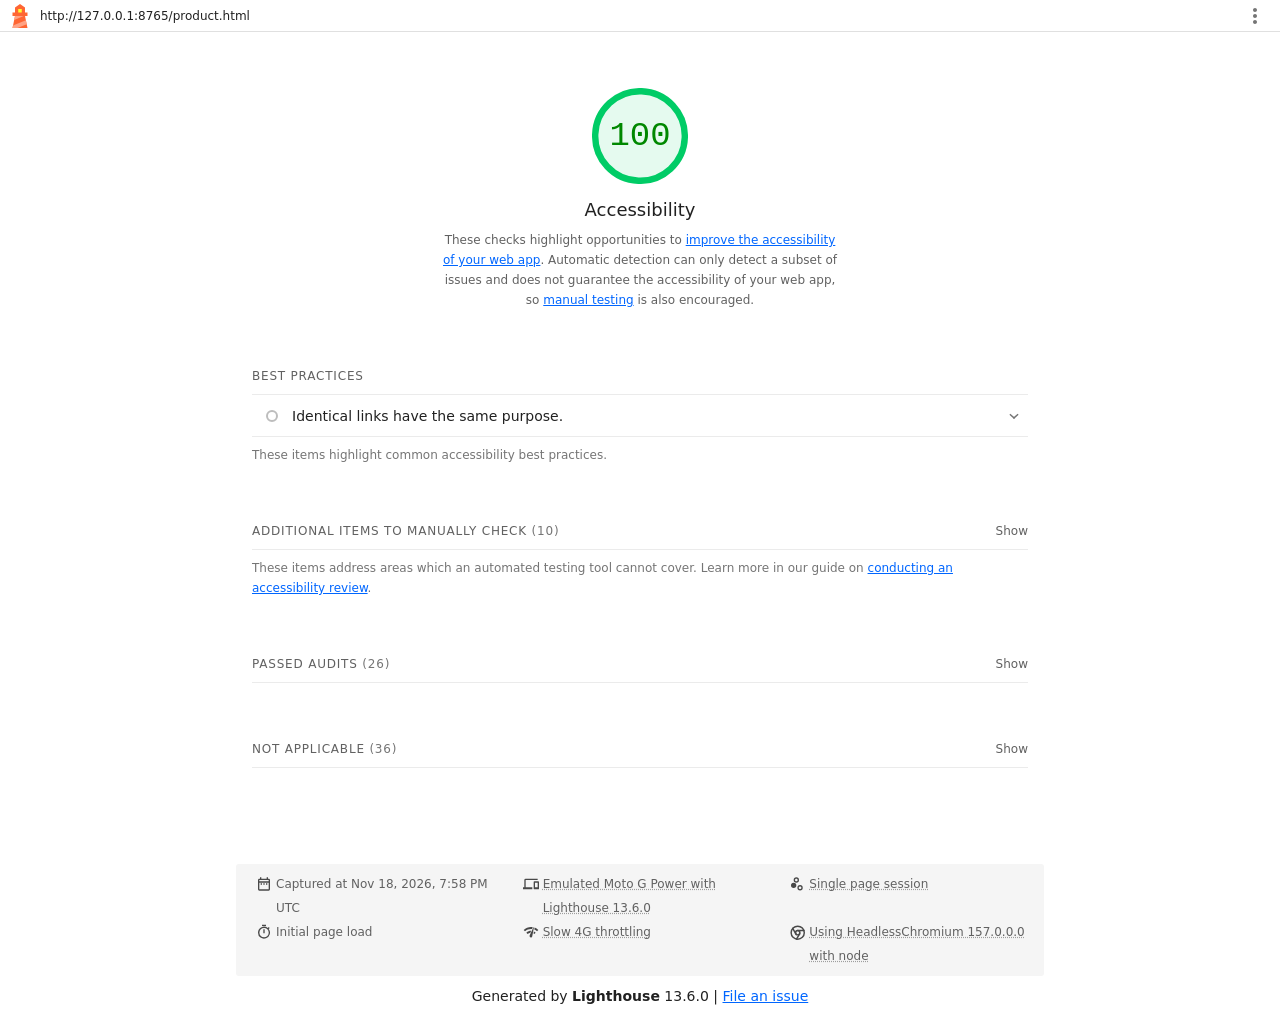
<file: lighthouse/accessibility-product.html>
<!--
@license
Copyright 2018 Google LLC
SPDX-License-Identifier: Apache-2.0
-->
<!doctype html>
<html lang="en">
<head>
  <meta charset="utf-8">
  <meta name="viewport" content="width=device-width, initial-scale=1, minimum-scale=1">
  <link rel="icon" href='data:image/svg+xml;utf8,<svg fill="none" xmlns="http://www.w3.org/2000/svg" viewBox="0 0 48 48"><path d="m14 7 10-7 10 7v10h5v7h-5l5 24H9l5-24H9v-7h5V7Z" fill="%23F63"/><path d="M31.561 24H14l-1.689 8.105L31.561 24ZM18.983 48H9l1.022-4.907L35.723 32.27l1.663 7.98L18.983 48Z" fill="%23FFA385"/><path fill="%23FF3" d="M20.5 10h7v7h-7z"/></svg>'>
  <title>Lighthouse Report</title>
  <style>body {margin: 0}</style>
</head>
<body>
  <noscript>Lighthouse report requires JavaScript. Please enable.</noscript>

  <div id="lh-log"></div>

  <script>window.__LIGHTHOUSE_JSON__ = {"lighthouseVersion":"13.6.0","requestedUrl":"http://127.0.0.1:8765/product.html","mainDocumentUrl":"http://127.0.0.1:8765/product.html","finalDisplayedUrl":"http://127.0.0.1:8765/product.html","finalUrl":"http://127.0.0.1:8765/product.html","fetchTime":"2026-11-18T19:58:59.131Z","gatherMode":"navigation","runWarnings":[],"userAgent":"Mozilla/5.0 (Windows NT 10.0; Win64; x64) AppleWebKit/537.36 (KHTML, like Gecko) HeadlessChrome/157.0.0.0 Safari/537.36 Edg/157.0.0.0","environment":{"networkUserAgent":"Mozilla/5.0 (Linux; Android 11; moto g power (2022)) AppleWebKit/537.36 (KHTML, like Gecko) Chrome/157.0.0.0 Mobile Safari/537.36","hostUserAgent":"Mozilla/5.0 (Windows NT 10.0; Win64; x64) AppleWebKit/537.36 (KHTML, like Gecko) HeadlessChrome/157.0.0.0 Safari/537.36 Edg/157.0.0.0","benchmarkIndex":1220,"credits":{"axe-core":"4.14.0"}},"audits":{"accesskeys":{"id":"accesskeys","title":"`[accesskey]` values are unique","description":"Access keys let users quickly focus a part of the page. For proper navigation, each access key must be unique. [Learn more about access keys](https://dequeuniversity.com/rules/axe/4.14/accesskeys).","score":null,"scoreDisplayMode":"notApplicable"},"aria-allowed-attr":{"id":"aria-allowed-attr","title":"`[aria-*]` attributes match their roles","description":"Each ARIA `role` supports a specific subset of `aria-*` attributes. Mismatching these invalidates the `aria-*` attributes. [Learn how to match ARIA attributes to their roles](https://dequeuniversity.com/rules/axe/4.14/aria-allowed-attr).","score":1,"scoreDisplayMode":"binary","details":{"type":"table","headings":[{"key":"node","valueType":"node","subItemsHeading":{"key":"relatedNode","valueType":"node"},"label":"Failing Elements"}],"items":[]}},"aria-allowed-role":{"id":"aria-allowed-role","title":"Uses ARIA roles only on compatible elements","description":"Many HTML elements can only be assigned certain ARIA roles. Using ARIA roles where they are not allowed can interfere with the accessibility of the web page. [Learn more about ARIA roles](https://dequeuniversity.com/rules/axe/4.14/aria-allowed-role).","score":null,"scoreDisplayMode":"notApplicable"},"aria-command-name":{"id":"aria-command-name","title":"`button`, `link`, and `menuitem` elements have accessible names","description":"When an element doesn't have an accessible name, screen readers announce it with a generic name, making it unusable for users who rely on screen readers. [Learn how to make command elements more accessible](https://dequeuniversity.com/rules/axe/4.14/aria-command-name).","score":null,"scoreDisplayMode":"notApplicable"},"aria-conditional-attr":{"id":"aria-conditional-attr","title":"ARIA attributes are used as specified for the element's role","description":"Some ARIA attributes are only allowed on an element under certain conditions. [Learn more about conditional ARIA attributes](https://dequeuniversity.com/rules/axe/4.14/aria-conditional-attr).","score":1,"scoreDisplayMode":"binary","details":{"type":"table","headings":[{"key":"node","valueType":"node","subItemsHeading":{"key":"relatedNode","valueType":"node"},"label":"Failing Elements"}],"items":[]}},"aria-deprecated-role":{"id":"aria-deprecated-role","title":"Deprecated ARIA roles were not used","description":"Deprecated ARIA roles may not be processed correctly by assistive technology. [Learn more about deprecated ARIA roles](https://dequeuniversity.com/rules/axe/4.14/aria-deprecated-role).","score":1,"scoreDisplayMode":"binary","details":{"type":"table","headings":[{"key":"node","valueType":"node","subItemsHeading":{"key":"relatedNode","valueType":"node"},"label":"Failing Elements"}],"items":[]}},"aria-dialog-name":{"id":"aria-dialog-name","title":"Elements with `role=\"dialog\"` or `role=\"alertdialog\"` have accessible names.","description":"ARIA dialog elements without accessible names may prevent screen readers users from discerning the purpose of these elements. [Learn how to make ARIA dialog elements more accessible](https://dequeuniversity.com/rules/axe/4.14/aria-dialog-name).","score":null,"scoreDisplayMode":"notApplicable"},"aria-hidden-body":{"id":"aria-hidden-body","title":"`[aria-hidden=\"true\"]` is not present on the document `\u003cbody>`","description":"Assistive technologies, like screen readers, work inconsistently when `aria-hidden=\"true\"` is set on the document `\u003cbody>`. [Learn how `aria-hidden` affects the document body](https://dequeuniversity.com/rules/axe/4.14/aria-hidden-body).","score":1,"scoreDisplayMode":"binary","details":{"type":"table","headings":[{"key":"node","valueType":"node","subItemsHeading":{"key":"relatedNode","valueType":"node"},"label":"Failing Elements"}],"items":[]}},"aria-hidden-focus":{"id":"aria-hidden-focus","title":"`[aria-hidden=\"true\"]` elements do not contain focusable descendents","description":"Focusable descendents within an `[aria-hidden=\"true\"]` element prevent those interactive elements from being available to users of assistive technologies like screen readers. [Learn how `aria-hidden` affects focusable elements](https://dequeuniversity.com/rules/axe/4.14/aria-hidden-focus).","score":1,"scoreDisplayMode":"binary","details":{"type":"table","headings":[{"key":"node","valueType":"node","subItemsHeading":{"key":"relatedNode","valueType":"node"},"label":"Failing Elements"}],"items":[]}},"aria-input-field-name":{"id":"aria-input-field-name","title":"ARIA input fields have accessible names","description":"When an input field doesn't have an accessible name, screen readers announce it with a generic name, making it unusable for users who rely on screen readers. [Learn more about input field labels](https://dequeuniversity.com/rules/axe/4.14/aria-input-field-name).","score":null,"scoreDisplayMode":"notApplicable"},"aria-meter-name":{"id":"aria-meter-name","title":"ARIA `meter` elements have accessible names","description":"When a meter element doesn't have an accessible name, screen readers announce it with a generic name, making it unusable for users who rely on screen readers. [Learn how to name `meter` elements](https://dequeuniversity.com/rules/axe/4.14/aria-meter-name).","score":null,"scoreDisplayMode":"notApplicable"},"aria-progressbar-name":{"id":"aria-progressbar-name","title":"ARIA `progressbar` elements have accessible names","description":"When a `progressbar` element doesn't have an accessible name, screen readers announce it with a generic name, making it unusable for users who rely on screen readers. [Learn how to label `progressbar` elements](https://dequeuniversity.com/rules/axe/4.14/aria-progressbar-name).","score":null,"scoreDisplayMode":"notApplicable"},"aria-prohibited-attr":{"id":"aria-prohibited-attr","title":"Elements use only permitted ARIA attributes","description":"Using ARIA attributes in roles where they are prohibited can mean that important information is not communicated to users of assistive technologies. [Learn more about prohibited ARIA roles](https://dequeuniversity.com/rules/axe/4.14/aria-prohibited-attr).","score":1,"scoreDisplayMode":"binary","details":{"type":"table","headings":[{"key":"node","valueType":"node","subItemsHeading":{"key":"relatedNode","valueType":"node"},"label":"Failing Elements"}],"items":[]}},"aria-required-attr":{"id":"aria-required-attr","title":"`[role]`s have all required `[aria-*]` attributes","description":"Some ARIA roles have required attributes that describe the state of the element to screen readers. [Learn more about roles and required attributes](https://dequeuniversity.com/rules/axe/4.14/aria-required-attr).","score":1,"scoreDisplayMode":"binary","details":{"type":"table","headings":[{"key":"node","valueType":"node","subItemsHeading":{"key":"relatedNode","valueType":"node"},"label":"Failing Elements"}],"items":[]}},"aria-required-children":{"id":"aria-required-children","title":"Elements with an ARIA `[role]` that require children to contain a specific `[role]` have all required children.","description":"Some ARIA parent roles must contain specific child roles to perform their intended accessibility functions. [Learn more about roles and required children elements](https://dequeuniversity.com/rules/axe/4.14/aria-required-children).","score":null,"scoreDisplayMode":"notApplicable"},"aria-required-parent":{"id":"aria-required-parent","title":"`[role]`s are contained by their required parent element","description":"Some ARIA child roles must be contained by specific parent roles to properly perform their intended accessibility functions. [Learn more about ARIA roles and required parent element](https://dequeuniversity.com/rules/axe/4.14/aria-required-parent).","score":null,"scoreDisplayMode":"notApplicable"},"aria-roles":{"id":"aria-roles","title":"`[role]` values are valid","description":"ARIA roles must have valid values in order to perform their intended accessibility functions. [Learn more about valid ARIA roles](https://dequeuniversity.com/rules/axe/4.14/aria-roles).","score":1,"scoreDisplayMode":"binary","details":{"type":"table","headings":[{"key":"node","valueType":"node","subItemsHeading":{"key":"relatedNode","valueType":"node"},"label":"Failing Elements"}],"items":[]}},"aria-text":{"id":"aria-text","title":"Elements with the `role=text` attribute do not have focusable descendents.","description":"Adding `role=text` around a text node split by markup enables VoiceOver to treat it as one phrase, but the element's focusable descendents will not be announced. [Learn more about the `role=text` attribute](https://dequeuniversity.com/rules/axe/4.14/aria-text).","score":null,"scoreDisplayMode":"notApplicable"},"aria-toggle-field-name":{"id":"aria-toggle-field-name","title":"ARIA toggle fields have accessible names","description":"When a toggle field doesn't have an accessible name, screen readers announce it with a generic name, making it unusable for users who rely on screen readers. [Learn more about toggle fields](https://dequeuniversity.com/rules/axe/4.14/aria-toggle-field-name).","score":null,"scoreDisplayMode":"notApplicable"},"aria-tooltip-name":{"id":"aria-tooltip-name","title":"ARIA `tooltip` elements have accessible names","description":"When a tooltip element doesn't have an accessible name, screen readers announce it with a generic name, making it unusable for users who rely on screen readers. [Learn how to name `tooltip` elements](https://dequeuniversity.com/rules/axe/4.14/aria-tooltip-name).","score":null,"scoreDisplayMode":"notApplicable"},"aria-treeitem-name":{"id":"aria-treeitem-name","title":"ARIA `treeitem` elements have accessible names","description":"When a `treeitem` element doesn't have an accessible name, screen readers announce it with a generic name, making it unusable for users who rely on screen readers. [Learn more about labeling `treeitem` elements](https://dequeuniversity.com/rules/axe/4.14/aria-treeitem-name).","score":null,"scoreDisplayMode":"notApplicable"},"aria-valid-attr-value":{"id":"aria-valid-attr-value","title":"`[aria-*]` attributes have valid values","description":"Assistive technologies, like screen readers, can't interpret ARIA attributes with invalid values. [Learn more about valid values for ARIA attributes](https://dequeuniversity.com/rules/axe/4.14/aria-valid-attr-value).","score":1,"scoreDisplayMode":"binary","details":{"type":"table","headings":[{"key":"node","valueType":"node","subItemsHeading":{"key":"relatedNode","valueType":"node"},"label":"Failing Elements"}],"items":[]}},"aria-valid-attr":{"id":"aria-valid-attr","title":"`[aria-*]` attributes are valid and not misspelled","description":"Assistive technologies, like screen readers, can't interpret ARIA attributes with invalid names. [Learn more about valid ARIA attributes](https://dequeuniversity.com/rules/axe/4.14/aria-valid-attr).","score":1,"scoreDisplayMode":"binary","details":{"type":"table","headings":[{"key":"node","valueType":"node","subItemsHeading":{"key":"relatedNode","valueType":"node"},"label":"Failing Elements"}],"items":[]}},"button-name":{"id":"button-name","title":"Buttons have an accessible name","description":"When a button doesn't have an accessible name, screen readers announce it as \"button\", making it unusable for users who rely on screen readers. [Learn how to make buttons more accessible](https://dequeuniversity.com/rules/axe/4.14/button-name).","score":null,"scoreDisplayMode":"notApplicable"},"bypass":{"id":"bypass","title":"The page contains a heading, skip link, or landmark region","description":"Adding ways to bypass repetitive content lets keyboard users navigate the page more efficiently. [Learn more about bypass blocks](https://dequeuniversity.com/rules/axe/4.14/bypass).","score":null,"scoreDisplayMode":"notApplicable"},"color-contrast":{"id":"color-contrast","title":"Background and foreground colors have a sufficient contrast ratio","description":"Low-contrast text is difficult or impossible for many users to read. [Learn how to provide sufficient color contrast](https://dequeuniversity.com/rules/axe/4.14/color-contrast).","score":1,"scoreDisplayMode":"binary","details":{"type":"table","headings":[{"key":"node","valueType":"node","subItemsHeading":{"key":"relatedNode","valueType":"node"},"label":"Failing Elements"}],"items":[]}},"definition-list":{"id":"definition-list","title":"`\u003cdl>`'s contain only properly-ordered `\u003cdt>` and `\u003cdd>` groups, `\u003cscript>`, `\u003ctemplate>` or `\u003cdiv>` elements.","description":"When definition lists are not properly marked up, screen readers may produce confusing or inaccurate output. [Learn how to structure definition lists correctly](https://dequeuniversity.com/rules/axe/4.14/definition-list).","score":null,"scoreDisplayMode":"notApplicable"},"dlitem":{"id":"dlitem","title":"Definition list items are wrapped in `\u003cdl>` elements","description":"Definition list items (`\u003cdt>` and `\u003cdd>`) must be wrapped in a parent `\u003cdl>` element to ensure that screen readers can properly announce them. [Learn how to structure definition lists correctly](https://dequeuniversity.com/rules/axe/4.14/dlitem).","score":null,"scoreDisplayMode":"notApplicable"},"document-title":{"id":"document-title","title":"Document has a `\u003ctitle>` element","description":"The title gives screen reader users an overview of the page, and search engine users rely on it heavily to determine if a page is relevant to their search. [Learn more about document titles](https://dequeuniversity.com/rules/axe/4.14/document-title).","score":1,"scoreDisplayMode":"binary","details":{"type":"table","headings":[{"key":"node","valueType":"node","subItemsHeading":{"key":"relatedNode","valueType":"node"},"label":"Failing Elements"}],"items":[]}},"duplicate-id-aria":{"id":"duplicate-id-aria","title":"ARIA IDs are unique","description":"The value of an ARIA ID must be unique to prevent other instances from being overlooked by assistive technologies. [Learn how to fix duplicate ARIA IDs](https://dequeuniversity.com/rules/axe/4.14/duplicate-id-aria).","score":null,"scoreDisplayMode":"notApplicable"},"empty-heading":{"id":"empty-heading","title":"All heading elements contain content.","description":"A heading with no content or inaccessible text prevent screen reader users from accessing information on the page's structure. [Learn more about headings](https://dequeuniversity.com/rules/axe/4.14/empty-heading).","score":null,"scoreDisplayMode":"notApplicable"},"form-field-multiple-labels":{"id":"form-field-multiple-labels","title":"No form fields have multiple labels","description":"Form fields with multiple labels can be confusingly announced by assistive technologies like screen readers which use either the first, the last, or all of the labels. [Learn how to use form labels](https://dequeuniversity.com/rules/axe/4.14/form-field-multiple-labels).","score":null,"scoreDisplayMode":"notApplicable"},"frame-title":{"id":"frame-title","title":"`\u003cframe>` or `\u003ciframe>` elements have a title","description":"Screen reader users rely on frame titles to describe the contents of frames. [Learn more about frame titles](https://dequeuniversity.com/rules/axe/4.14/frame-title).","score":null,"scoreDisplayMode":"notApplicable"},"heading-order":{"id":"heading-order","title":"Heading elements appear in a sequentially-descending order","description":"Properly ordered headings that do not skip levels convey the semantic structure of the page, making it easier to navigate and understand when using assistive technologies. [Learn more about heading order](https://dequeuniversity.com/rules/axe/4.14/heading-order).","score":1,"scoreDisplayMode":"binary","details":{"type":"table","headings":[{"key":"node","valueType":"node","subItemsHeading":{"key":"relatedNode","valueType":"node"},"label":"Failing Elements"}],"items":[]}},"html-has-lang":{"id":"html-has-lang","title":"`\u003chtml>` element has a `[lang]` attribute","description":"If a page doesn't specify a `lang` attribute, a screen reader assumes that the page is in the default language that the user chose when setting up the screen reader. If the page isn't actually in the default language, then the screen reader might not announce the page's text correctly. [Learn more about the `lang` attribute](https://dequeuniversity.com/rules/axe/4.14/html-has-lang).","score":1,"scoreDisplayMode":"binary","details":{"type":"table","headings":[{"key":"node","valueType":"node","subItemsHeading":{"key":"relatedNode","valueType":"node"},"label":"Failing Elements"}],"items":[]}},"html-lang-valid":{"id":"html-lang-valid","title":"`\u003chtml>` element has a valid value for its `[lang]` attribute","description":"Specifying a valid [BCP 47 language](https://www.w3.org/International/questions/qa-choosing-language-tags#question) helps screen readers announce text properly. [Learn how to use the `lang` attribute](https://dequeuniversity.com/rules/axe/4.14/html-lang-valid).","score":1,"scoreDisplayMode":"binary","details":{"type":"table","headings":[{"key":"node","valueType":"node","subItemsHeading":{"key":"relatedNode","valueType":"node"},"label":"Failing Elements"}],"items":[]}},"html-xml-lang-mismatch":{"id":"html-xml-lang-mismatch","title":"`\u003chtml>` element has an `[xml:lang]` attribute with the same base language as the `[lang]` attribute.","description":"If the webpage does not specify a consistent language, then the screen reader might not announce the page's text correctly. [Learn more about the `lang` attribute](https://dequeuniversity.com/rules/axe/4.14/html-xml-lang-mismatch).","score":null,"scoreDisplayMode":"notApplicable"},"identical-links-same-purpose":{"id":"identical-links-same-purpose","title":"Identical links have the same purpose.","description":"Links with the same destination should have the same description, to help users understand the link's purpose and decide whether to follow it. [Learn more about identical links](https://dequeuniversity.com/rules/axe/4.14/identical-links-same-purpose).","score":1,"scoreDisplayMode":"informative","details":{"type":"table","headings":[{"key":"node","valueType":"node","subItemsHeading":{"key":"relatedNode","valueType":"node"},"label":"Failing Elements"}],"items":[{"node":{"type":"node","lhId":"1-1-A","path":"1,HTML,1,BODY,1,HEADER,0,DIV,1,NAV,0,UL,3,LI,0,A","selector":"nav.site-nav > ul.site-nav__list > li.site-nav__item > a.site-nav__link","boundingRect":{"top":60,"bottom":104,"left":258,"right":382,"width":125,"height":44},"snippet":"\u003ca class=\"site-nav__link\" href=\"order.html\">","nodeLabel":"Оформить заказ","explanation":"Fix all of the following:\n  Check that links have the same purpose, or are intentionally ambiguous."},"subItems":{"type":"subitems","items":[{"relatedNode":{"type":"node","lhId":"1-2-A","path":"1,HTML,1,BODY,2,MAIN,1,ARTICLE,1,DIV,5,DIV,1,A","selector":"article.product-detail > div.product-detail__content > div.product-detail__buy > a.button","boundingRect":{"top":1084,"bottom":1136,"left":217,"right":396,"width":179,"height":52},"snippet":"\u003ca class=\"button button--primary button--large\" href=\"order.html?product=Forge%20K75\">","nodeLabel":"Оформить заказ"}}]}}],"debugData":{"type":"debugdata","impact":"minor","tags":["cat.semantics","wcag2aaa","wcag249"]}}},"image-alt":{"id":"image-alt","title":"Image elements have `[alt]` attributes","description":"Informative elements should aim for short, descriptive alternate text. Decorative elements can be ignored with an empty alt attribute. [Learn more about the `alt` attribute](https://dequeuniversity.com/rules/axe/4.14/image-alt).","score":1,"scoreDisplayMode":"binary","details":{"type":"table","headings":[{"key":"node","valueType":"node","subItemsHeading":{"key":"relatedNode","valueType":"node"},"label":"Failing Elements"}],"items":[]}},"image-redundant-alt":{"id":"image-redundant-alt","title":"Image elements do not have `[alt]` attributes that are redundant text.","description":"Informative elements should aim for short, descriptive alternative text. Alternative text that is exactly the same as the text adjacent to the link or image is potentially confusing for screen reader users, because the text will be read twice. [Learn more about the `alt` attribute](https://dequeuniversity.com/rules/axe/4.14/image-redundant-alt).","score":null,"scoreDisplayMode":"notApplicable"},"input-button-name":{"id":"input-button-name","title":"Input buttons have discernible text.","description":"Adding discernable and accessible text to input buttons may help screen reader users understand the purpose of the input button. [Learn more about input buttons](https://dequeuniversity.com/rules/axe/4.14/input-button-name).","score":null,"scoreDisplayMode":"notApplicable"},"input-image-alt":{"id":"input-image-alt","title":"`\u003cinput type=\"image\">` elements have `[alt]` text","description":"When an image is being used as an `\u003cinput>` button, providing alternative text can help screen reader users understand the purpose of the button. [Learn about input image alt text](https://dequeuniversity.com/rules/axe/4.14/input-image-alt).","score":null,"scoreDisplayMode":"notApplicable"},"label-content-name-mismatch":{"id":"label-content-name-mismatch","title":"Elements with visible text labels have matching accessible names.","description":"Visible text labels that do not match the accessible name can result in a confusing experience for screen reader users. [Learn more about accessible names](https://dequeuniversity.com/rules/axe/4.14/label-content-name-mismatch).","score":null,"scoreDisplayMode":"notApplicable"},"label":{"id":"label","title":"Form elements have associated labels","description":"Labels ensure that form controls are announced properly by assistive technologies, like screen readers. [Learn more about form element labels](https://dequeuniversity.com/rules/axe/4.14/label).","score":null,"scoreDisplayMode":"notApplicable"},"landmark-one-main":{"id":"landmark-one-main","title":"Document has a main landmark.","description":"One main landmark helps screen reader users navigate a web page. [Learn more about landmarks](https://dequeuniversity.com/rules/axe/4.14/landmark-one-main).","score":1,"scoreDisplayMode":"binary","details":{"type":"table","headings":[{"key":"node","valueType":"node","subItemsHeading":{"key":"relatedNode","valueType":"node"},"label":"Failing Elements"}],"items":[]}},"link-name":{"id":"link-name","title":"Links have a discernible name","description":"Link text (and alternate text for images, when used as links) that is discernible, unique, and focusable improves the navigation experience for screen reader users. [Learn how to make links accessible](https://dequeuniversity.com/rules/axe/4.14/link-name).","score":1,"scoreDisplayMode":"binary","details":{"type":"table","headings":[{"key":"node","valueType":"node","subItemsHeading":{"key":"relatedNode","valueType":"node"},"label":"Failing Elements"}],"items":[]}},"link-in-text-block":{"id":"link-in-text-block","title":"Links are distinguishable without relying on color.","description":"Low-contrast text is difficult or impossible for many users to read. Link text that is discernible improves the experience for users with low vision. [Learn how to make links distinguishable](https://dequeuniversity.com/rules/axe/4.14/link-in-text-block).","score":null,"scoreDisplayMode":"notApplicable"},"list":{"id":"list","title":"Lists contain only `\u003cli>` elements and script supporting elements (`\u003cscript>` and `\u003ctemplate>`).","description":"Screen readers have a specific way of announcing lists. Ensuring proper list structure aids screen reader output. [Learn more about proper list structure](https://dequeuniversity.com/rules/axe/4.14/list).","score":1,"scoreDisplayMode":"binary","details":{"type":"table","headings":[{"key":"node","valueType":"node","subItemsHeading":{"key":"relatedNode","valueType":"node"},"label":"Failing Elements"}],"items":[]}},"listitem":{"id":"listitem","title":"List items (`\u003cli>`) are contained within `\u003cul>`, `\u003col>` or `\u003cmenu>` parent elements","description":"Screen readers require list items (`\u003cli>`) to be contained within a parent `\u003cul>`, `\u003col>` or `\u003cmenu>` to be announced properly. [Learn more about proper list structure](https://dequeuniversity.com/rules/axe/4.14/listitem).","score":1,"scoreDisplayMode":"binary","details":{"type":"table","headings":[{"key":"node","valueType":"node","subItemsHeading":{"key":"relatedNode","valueType":"node"},"label":"Failing Elements"}],"items":[]}},"meta-refresh":{"id":"meta-refresh","title":"The document does not use `\u003cmeta http-equiv=\"refresh\">`","description":"Users do not expect a page to refresh automatically, and doing so will move focus back to the top of the page. This may create a frustrating or confusing experience. [Learn more about the refresh meta tag](https://dequeuniversity.com/rules/axe/4.14/meta-refresh).","score":null,"scoreDisplayMode":"notApplicable"},"meta-viewport":{"id":"meta-viewport","title":"`[user-scalable=\"no\"]` is not used in the `\u003cmeta name=\"viewport\">` element and the `[maximum-scale]` attribute is not less than 5.","description":"Disabling zooming is problematic for users with low vision who rely on screen magnification to properly see the contents of a web page. [Learn more about the viewport meta tag](https://dequeuniversity.com/rules/axe/4.14/meta-viewport).","score":1,"scoreDisplayMode":"binary","details":{"type":"table","headings":[{"key":"node","valueType":"node","subItemsHeading":{"key":"relatedNode","valueType":"node"},"label":"Failing Elements"}],"items":[]}},"object-alt":{"id":"object-alt","title":"`\u003cobject>` elements have alternate text","description":"Screen readers cannot translate non-text content. Adding alternate text to `\u003cobject>` elements helps screen readers convey meaning to users. [Learn more about alt text for `object` elements](https://dequeuniversity.com/rules/axe/4.14/object-alt).","score":null,"scoreDisplayMode":"notApplicable"},"select-name":{"id":"select-name","title":"Select elements have associated label elements.","description":"Form elements without effective labels can create frustrating experiences for screen reader users. [Learn more about the `select` element](https://dequeuniversity.com/rules/axe/4.14/select-name).","score":null,"scoreDisplayMode":"notApplicable"},"skip-link":{"id":"skip-link","title":"Skip links are focusable.","description":"Including a skip link can help users skip to the main content to save time. [Learn more about skip links](https://dequeuniversity.com/rules/axe/4.14/skip-link).","score":1,"scoreDisplayMode":"binary","details":{"type":"table","headings":[{"key":"node","valueType":"node","subItemsHeading":{"key":"relatedNode","valueType":"node"},"label":"Failing Elements"}],"items":[]}},"tabindex":{"id":"tabindex","title":"No element has a `[tabindex]` value greater than 0","description":"A value greater than 0 implies an explicit navigation ordering. Although technically valid, this often creates frustrating experiences for users who rely on assistive technologies. [Learn more about the `tabindex` attribute](https://dequeuniversity.com/rules/axe/4.14/tabindex).","score":1,"scoreDisplayMode":"binary","details":{"type":"table","headings":[{"key":"node","valueType":"node","subItemsHeading":{"key":"relatedNode","valueType":"node"},"label":"Failing Elements"}],"items":[]}},"table-duplicate-name":{"id":"table-duplicate-name","title":"Tables have different content in the summary attribute and `\u003ccaption>`.","description":"The summary attribute should describe the table structure, while `\u003ccaption>` should have the onscreen title. Accurate table mark-up helps users of screen readers. [Learn more about summary and caption](https://dequeuniversity.com/rules/axe/4.14/table-duplicate-name).","score":null,"scoreDisplayMode":"notApplicable"},"table-fake-caption":{"id":"table-fake-caption","title":"Tables use `\u003ccaption>` instead of cells with the `[colspan]` attribute to indicate a caption.","description":"Screen readers have features to make navigating tables easier. Ensuring that tables use the actual caption element instead of cells with the `[colspan]` attribute may improve the experience for screen reader users. [Learn more about captions](https://dequeuniversity.com/rules/axe/4.14/table-fake-caption).","score":1,"scoreDisplayMode":"binary","details":{"type":"table","headings":[{"key":"node","valueType":"node","subItemsHeading":{"key":"relatedNode","valueType":"node"},"label":"Failing Elements"}],"items":[]}},"target-size":{"id":"target-size","title":"Touch targets have sufficient size and spacing.","description":"Touch targets with sufficient size and spacing help users who may have difficulty targeting small controls to activate the targets. [Learn more about touch targets](https://dequeuniversity.com/rules/axe/4.14/target-size).","score":1,"scoreDisplayMode":"binary","details":{"type":"table","headings":[{"key":"node","valueType":"node","subItemsHeading":{"key":"relatedNode","valueType":"node"},"label":"Failing Elements"}],"items":[]}},"td-has-header":{"id":"td-has-header","title":"`\u003ctd>` elements in a large `\u003ctable>` have one or more table headers.","description":"Screen readers have features to make navigating tables easier. Ensuring that `\u003ctd>` elements in a large table (3 or more cells in width and height) have an associated table header may improve the experience for screen reader users. [Learn more about table headers](https://dequeuniversity.com/rules/axe/4.14/td-has-header).","score":null,"scoreDisplayMode":"notApplicable"},"td-headers-attr":{"id":"td-headers-attr","title":"Cells in a `\u003ctable>` element that use the `[headers]` attribute refer to table cells within the same table.","description":"Screen readers have features to make navigating tables easier. Ensuring `\u003ctd>` cells using the `[headers]` attribute only refer to other cells in the same table may improve the experience for screen reader users. [Learn more about the `headers` attribute](https://dequeuniversity.com/rules/axe/4.14/td-headers-attr).","score":1,"scoreDisplayMode":"binary","details":{"type":"table","headings":[{"key":"node","valueType":"node","subItemsHeading":{"key":"relatedNode","valueType":"node"},"label":"Failing Elements"}],"items":[]}},"th-has-data-cells":{"id":"th-has-data-cells","title":"`\u003cth>` elements and elements with `[role=\"columnheader\"/\"rowheader\"]` have data cells they describe.","description":"Screen readers have features to make navigating tables easier. Ensuring table headers always refer to some set of cells may improve the experience for screen reader users. [Learn more about table headers](https://dequeuniversity.com/rules/axe/4.14/th-has-data-cells).","score":null,"scoreDisplayMode":"notApplicable"},"valid-lang":{"id":"valid-lang","title":"`[lang]` attributes have a valid value","description":"Specifying a valid [BCP 47 language](https://www.w3.org/International/questions/qa-choosing-language-tags#question) on elements helps ensure that text is pronounced correctly by a screen reader. [Learn how to use the `lang` attribute](https://dequeuniversity.com/rules/axe/4.14/valid-lang).","score":null,"scoreDisplayMode":"notApplicable"},"video-caption":{"id":"video-caption","title":"`\u003cvideo>` elements contain a `\u003ctrack>` element with `[kind=\"captions\"]`","description":"When a video provides a caption it is easier for deaf and hearing impaired users to access its information. [Learn more about video captions](https://dequeuniversity.com/rules/axe/4.14/video-caption).","score":null,"scoreDisplayMode":"notApplicable"},"custom-controls-labels":{"id":"custom-controls-labels","title":"Custom controls have associated labels","description":"Custom interactive controls have associated labels, provided by aria-label or aria-labelledby. [Learn more about custom controls and labels](https://developer.chrome.com/docs/lighthouse/accessibility/custom-controls-labels/).","score":null,"scoreDisplayMode":"manual"},"custom-controls-roles":{"id":"custom-controls-roles","title":"Custom controls have ARIA roles","description":"Custom interactive controls have appropriate ARIA roles. [Learn how to add roles to custom controls](https://developer.chrome.com/docs/lighthouse/accessibility/custom-control-roles/).","score":null,"scoreDisplayMode":"manual"},"focus-traps":{"id":"focus-traps","title":"User focus is not accidentally trapped in a region","description":"A user can tab into and out of any control or region without accidentally trapping their focus. [Learn how to avoid focus traps](https://developer.chrome.com/docs/lighthouse/accessibility/focus-traps/).","score":null,"scoreDisplayMode":"manual"},"focusable-controls":{"id":"focusable-controls","title":"Interactive controls are keyboard focusable","description":"Custom interactive controls are keyboard focusable and display a focus indicator. [Learn how to make custom controls focusable](https://developer.chrome.com/docs/lighthouse/accessibility/focusable-controls/).","score":null,"scoreDisplayMode":"manual"},"interactive-element-affordance":{"id":"interactive-element-affordance","title":"Interactive elements indicate their purpose and state","description":"Interactive elements, such as links and buttons, should indicate their state and be distinguishable from non-interactive elements. [Learn how to decorate interactive elements with affordance hints](https://developer.chrome.com/docs/lighthouse/accessibility/interactive-element-affordance/).","score":null,"scoreDisplayMode":"manual"},"logical-tab-order":{"id":"logical-tab-order","title":"The page has a logical tab order","description":"Tabbing through the page follows the visual layout. Users cannot focus elements that are offscreen. [Learn more about logical tab ordering](https://developer.chrome.com/docs/lighthouse/accessibility/logical-tab-order/).","score":null,"scoreDisplayMode":"manual"},"managed-focus":{"id":"managed-focus","title":"The user's focus is directed to new content added to the page","description":"If new content, such as a dialog, is added to the page, the user's focus is directed to it. [Learn how to direct focus to new content](https://developer.chrome.com/docs/lighthouse/accessibility/managed-focus/).","score":null,"scoreDisplayMode":"manual"},"offscreen-content-hidden":{"id":"offscreen-content-hidden","title":"Offscreen content is hidden from assistive technology","description":"Offscreen content is hidden with display: none or aria-hidden=true. [Learn how to properly hide offscreen content](https://developer.chrome.com/docs/lighthouse/accessibility/offscreen-content-hidden/).","score":null,"scoreDisplayMode":"manual"},"use-landmarks":{"id":"use-landmarks","title":"HTML5 landmark elements are used to improve navigation","description":"Landmark elements (`\u003cmain>`, `\u003cnav>`, etc.) are used to improve the keyboard navigation of the page for assistive technology. [Learn more about landmark elements](https://developer.chrome.com/docs/lighthouse/accessibility/use-landmarks/).","score":null,"scoreDisplayMode":"manual"},"visual-order-follows-dom":{"id":"visual-order-follows-dom","title":"Visual order on the page follows DOM order","description":"DOM order matches the visual order, improving navigation for assistive technology. [Learn more about DOM and visual ordering](https://developer.chrome.com/docs/lighthouse/accessibility/visual-order-follows-dom/).","score":null,"scoreDisplayMode":"manual"},"autocomplete-valid":{"id":"autocomplete-valid","title":"`autocomplete` attributes are used correctly","description":"The `autocomplete` attribute values must be valid and correctly applied for screen readers to function correctly. [Learn more about valid autocomplete values](https://dequeuniversity.com/rules/axe/4.14/autocomplete-valid).","score":null,"scoreDisplayMode":"notApplicable"},"presentation-role-conflict":{"id":"presentation-role-conflict","title":"Elements with `role=\"none\"` or `role=\"presentation\"` do not have conflicts","description":"There are certain cases where the semantic role of an element with `role=\"none\"` or `role=\"presentation\"` does not resolve to none or presentation. To ensure the element remains removed from the accessibility tree, you should not add any global ARIA attributes to the element or make it focusable. [Learn more about presentation role conflict](https://dequeuniversity.com/rules/axe/4.14/presentation-role-conflict).","score":1,"scoreDisplayMode":"binary","details":{"type":"table","headings":[{"key":"node","valueType":"node","subItemsHeading":{"key":"relatedNode","valueType":"node"},"label":"Failing Elements"}],"items":[]}},"svg-img-alt":{"id":"svg-img-alt","title":"SVG elements with an `img` role have an accessible text alternative","description":"Ensures SVG elements with an `img`, `graphics-document` or `graphics-symbol` role have an accessible text alternative. [Learn more about SVG alt text](https://dequeuniversity.com/rules/axe/4.14/svg-img-alt).","score":null,"scoreDisplayMode":"notApplicable"}},"configSettings":{"output":"html","maxWaitForFcp":30000,"maxWaitForLoad":45000,"pauseAfterFcpMs":1000,"pauseAfterLoadMs":1000,"networkQuietThresholdMs":1000,"cpuQuietThresholdMs":1000,"formFactor":"mobile","throttling":{"rttMs":150,"throughputKbps":1638.4,"requestLatencyMs":562.5,"downloadThroughputKbps":1474.5600000000002,"uploadThroughputKbps":675,"cpuSlowdownMultiplier":4},"throttlingMethod":"simulate","screenEmulation":{"mobile":true,"width":412,"height":823,"deviceScaleFactor":1.75,"disabled":false},"emulatedUserAgent":"Mozilla/5.0 (Linux; Android 11; moto g power (2022)) AppleWebKit/537.36 (KHTML, like Gecko) Chrome/136.0.0.0 Mobile Safari/537.36","auditMode":false,"gatherMode":false,"clearStorageTypes":["file_systems","shader_cache","service_workers","cache_storage"],"disableStorageReset":false,"debugNavigation":false,"channel":"node","usePassiveGathering":false,"disableFullPageScreenshot":false,"skipAboutBlank":false,"blankPage":"about:blank","ignoreStatusCode":false,"locale":"en-US","blockedUrlPatterns":null,"additionalTraceCategories":null,"extraHeaders":null,"precomputedLanternData":null,"onlyAudits":null,"onlyCategories":["accessibility"],"skipAudits":null},"categories":{"accessibility":{"title":"Accessibility","description":"These checks highlight opportunities to [improve the accessibility of your web app](https://developer.chrome.com/docs/lighthouse/accessibility/). Automatic detection can only detect a subset of issues and does not guarantee the accessibility of your web app, so [manual testing](https://web.dev/articles/how-to-review) is also encouraged.","manualDescription":"These items address areas which an automated testing tool cannot cover. Learn more in our guide on [conducting an accessibility review](https://web.dev/articles/how-to-review).","supportedModes":["navigation","snapshot"],"auditRefs":[{"id":"accesskeys","weight":0,"group":"a11y-navigation"},{"id":"aria-allowed-attr","weight":10,"group":"a11y-aria"},{"id":"aria-command-name","weight":0,"group":"a11y-aria"},{"id":"aria-conditional-attr","weight":7,"group":"a11y-aria"},{"id":"aria-deprecated-role","weight":1,"group":"a11y-aria"},{"id":"aria-dialog-name","weight":0,"group":"a11y-aria"},{"id":"aria-hidden-body","weight":10,"group":"a11y-aria"},{"id":"aria-hidden-focus","weight":7,"group":"a11y-aria"},{"id":"aria-input-field-name","weight":0,"group":"a11y-aria"},{"id":"aria-meter-name","weight":0,"group":"a11y-aria"},{"id":"aria-progressbar-name","weight":0,"group":"a11y-aria"},{"id":"aria-prohibited-attr","weight":7,"group":"a11y-aria"},{"id":"aria-required-attr","weight":10,"group":"a11y-aria"},{"id":"aria-required-children","weight":0,"group":"a11y-aria"},{"id":"aria-required-parent","weight":0,"group":"a11y-aria"},{"id":"aria-roles","weight":10,"group":"a11y-aria"},{"id":"aria-text","weight":0,"group":"a11y-aria"},{"id":"aria-toggle-field-name","weight":0,"group":"a11y-aria"},{"id":"aria-tooltip-name","weight":0,"group":"a11y-aria"},{"id":"aria-treeitem-name","weight":0,"group":"a11y-aria"},{"id":"aria-valid-attr-value","weight":10,"group":"a11y-aria"},{"id":"aria-valid-attr","weight":10,"group":"a11y-aria"},{"id":"button-name","weight":0,"group":"a11y-names-labels"},{"id":"bypass","weight":0,"group":"a11y-navigation"},{"id":"color-contrast","weight":7,"group":"a11y-color-contrast"},{"id":"definition-list","weight":0,"group":"a11y-tables-lists"},{"id":"dlitem","weight":0,"group":"a11y-tables-lists"},{"id":"document-title","weight":7,"group":"a11y-names-labels"},{"id":"duplicate-id-aria","weight":0,"group":"a11y-aria"},{"id":"form-field-multiple-labels","weight":0,"group":"a11y-names-labels"},{"id":"frame-title","weight":0,"group":"a11y-names-labels"},{"id":"heading-order","weight":3,"group":"a11y-navigation"},{"id":"html-has-lang","weight":7,"group":"a11y-language"},{"id":"html-lang-valid","weight":7,"group":"a11y-language"},{"id":"html-xml-lang-mismatch","weight":0,"group":"a11y-language"},{"id":"image-alt","weight":10,"group":"a11y-names-labels"},{"id":"input-button-name","weight":0,"group":"a11y-names-labels"},{"id":"input-image-alt","weight":0,"group":"a11y-names-labels"},{"id":"label","weight":0,"group":"a11y-names-labels"},{"id":"link-in-text-block","weight":0,"group":"a11y-color-contrast"},{"id":"link-name","weight":7,"group":"a11y-names-labels"},{"id":"list","weight":7,"group":"a11y-tables-lists"},{"id":"listitem","weight":7,"group":"a11y-tables-lists"},{"id":"meta-refresh","weight":0,"group":"a11y-best-practices"},{"id":"meta-viewport","weight":10,"group":"a11y-best-practices"},{"id":"object-alt","weight":0,"group":"a11y-names-labels"},{"id":"select-name","weight":0,"group":"a11y-names-labels"},{"id":"skip-link","weight":3,"group":"a11y-names-labels"},{"id":"tabindex","weight":7,"group":"a11y-navigation"},{"id":"target-size","weight":7,"group":"a11y-best-practices"},{"id":"td-headers-attr","weight":7,"group":"a11y-tables-lists"},{"id":"th-has-data-cells","weight":0,"group":"a11y-tables-lists"},{"id":"valid-lang","weight":0,"group":"a11y-language"},{"id":"video-caption","weight":0,"group":"a11y-audio-video"},{"id":"landmark-one-main","weight":3,"group":"a11y-best-practices"},{"id":"autocomplete-valid","weight":0,"group":"a11y-best-practices"},{"id":"presentation-role-conflict","weight":1,"group":"a11y-best-practices"},{"id":"svg-img-alt","weight":0,"group":"a11y-best-practices"},{"id":"focusable-controls","weight":0},{"id":"interactive-element-affordance","weight":0},{"id":"logical-tab-order","weight":0},{"id":"visual-order-follows-dom","weight":0},{"id":"focus-traps","weight":0},{"id":"managed-focus","weight":0},{"id":"use-landmarks","weight":0},{"id":"offscreen-content-hidden","weight":0},{"id":"custom-controls-labels","weight":0},{"id":"custom-controls-roles","weight":0},{"id":"table-duplicate-name","weight":0,"group":"a11y-best-practices"},{"id":"empty-heading","weight":0,"group":"a11y-best-practices"},{"id":"aria-allowed-role","weight":0,"group":"a11y-best-practices"},{"id":"image-redundant-alt","weight":0,"group":"a11y-names-labels"},{"id":"identical-links-same-purpose","weight":0,"group":"a11y-best-practices"},{"id":"label-content-name-mismatch","weight":0,"group":"hidden"},{"id":"table-fake-caption","weight":0,"group":"hidden"},{"id":"td-has-header","weight":0,"group":"hidden"}],"id":"accessibility","score":1}},"categoryGroups":{"metrics":{"title":"Metrics"},"insights":{"title":"Insights","description":"These insights are also available in the Chrome DevTools Performance Panel - [record a trace](https://developer.chrome.com/docs/devtools/performance/reference) to view more detailed information."},"diagnostics":{"title":"Diagnostics","description":"More information about the performance of your application. These numbers don't [directly affect](https://developer.chrome.com/docs/lighthouse/performance/performance-scoring/) the Performance score."},"a11y-best-practices":{"title":"Best practices","description":"These items highlight common accessibility best practices."},"a11y-color-contrast":{"title":"Contrast","description":"These are opportunities to improve the legibility of your content."},"a11y-names-labels":{"title":"Names and labels","description":"These are opportunities to improve the semantics of the controls in your application. This may enhance the experience for users of assistive technology, like a screen reader."},"a11y-navigation":{"title":"Navigation","description":"These are opportunities to improve keyboard navigation in your application."},"a11y-aria":{"title":"ARIA","description":"These are opportunities to improve the usage of ARIA in your application which may enhance the experience for users of assistive technology, like a screen reader."},"a11y-language":{"title":"Internationalization and localization","description":"These are opportunities to improve the interpretation of your content by users in different locales."},"a11y-audio-video":{"title":"Audio and video","description":"These are opportunities to provide alternative content for audio and video. This may improve the experience for users with hearing or vision impairments."},"a11y-tables-lists":{"title":"Tables and lists","description":"These are opportunities to improve the experience of reading tabular or list data using assistive technology, like a screen reader."},"seo-mobile":{"title":"Mobile Friendly","description":"Make sure your pages are mobile friendly so users don’t have to pinch or zoom in order to read the content pages. [Learn how to make pages mobile-friendly](https://developers.google.com/search/mobile-sites/)."},"seo-content":{"title":"Content Best Practices","description":"Format your HTML in a way that enables crawlers to better understand your app’s content."},"seo-crawl":{"title":"Crawling and Indexing","description":"To appear in search results, crawlers need access to your app."},"best-practices-trust-safety":{"title":"Trust and Safety"},"best-practices-ux":{"title":"User Experience"},"best-practices-browser-compat":{"title":"Browser Compatibility"},"best-practices-general":{"title":"General"},"webmcp":{"title":"WebMCP","description":"Audits validating WebMCP integration."},"agent-accessibility":{"title":"Agent Accessibility","description":"These audits highlight best practices for improving the accessibility of the website for AI agents."},"agent-discoverability":{"title":"Agent Discoverability","description":"These audits validate that websites expose discoverable resources, documentation, and catalogs for AI agents."},"hidden":{"title":""}},"stackPacks":[],"entities":[{"name":"127.0.0.1","origins":["http://127.0.0.1:8765"],"isFirstParty":true,"isUnrecognized":true}],"fullPageScreenshot":{"screenshot":{"data":"[data-uri]","width":412,"height":2996},"nodes":{"1-0-SPAN":{"id":"","top":742,"bottom":763,"left":16,"right":89,"width":73,"height":21},"1-1-A":{"id":"","top":60,"bottom":104,"left":258,"right":382,"width":125,"height":44},"1-2-A":{"id":"","top":1084,"bottom":1136,"left":217,"right":396,"width":179,"height":52}}},"timing":{"entries":[{"startTime":12883.7,"name":"lh:config","duration":163.91,"entryType":"measure"},{"startTime":12884.16,"name":"lh:config:resolveArtifactsToDefns","duration":2.26,"entryType":"measure"},{"startTime":13047.73,"name":"lh:runner:gather","duration":5035.41,"entryType":"measure"},{"startTime":13162.9,"name":"lh:driver:connect","duration":10.11,"entryType":"measure"},{"startTime":13173.05,"name":"lh:driver:navigate","duration":12.16,"entryType":"measure"},{"startTime":13185.33,"name":"lh:gather:getBenchmarkIndex","duration":1011.9,"entryType":"measure"},{"startTime":14197.4,"name":"lh:gather:getVersion","duration":1.08,"entryType":"measure"},{"startTime":14198.5,"name":"lh:gather:getDevicePixelRatio","duration":2.62,"entryType":"measure"},{"startTime":14201.22,"name":"lh:prepare:navigationMode","duration":59.83,"entryType":"measure"},{"startTime":14201.84,"name":"lh:gather:getVersion","duration":0.42,"entryType":"measure"},{"startTime":14223.32,"name":"lh:storage:clearDataForOrigin","duration":21.09,"entryType":"measure"},{"startTime":14244.47,"name":"lh:storage:clearBrowserCaches","duration":15.12,"entryType":"measure"},{"startTime":14260.14,"name":"lh:gather:prepareThrottlingAndNetwork","duration":0.9,"entryType":"measure"},{"startTime":14266.21,"name":"lh:driver:navigate","duration":2464.88,"entryType":"measure"},{"startTime":16733.78,"name":"lh:computed:NetworkRecords","duration":0.47,"entryType":"measure"},{"startTime":16734.37,"name":"lh:gather:getArtifact:DevtoolsLog","duration":0.01,"entryType":"measure"},{"startTime":16734.4,"name":"lh:gather:getArtifact:Accessibility","duration":166.91,"entryType":"measure"},{"startTime":16901.39,"name":"lh:gather:getArtifact:NetworkUserAgent","duration":0.03,"entryType":"measure"},{"startTime":16901.43,"name":"lh:gather:getArtifact:Stacks","duration":8.91,"entryType":"measure"},{"startTime":16901.45,"name":"lh:gather:collectStacks","duration":8.87,"entryType":"measure"},{"startTime":16910.35,"name":"lh:gather:getArtifact:FullPageScreenshot","duration":1151.2,"entryType":"measure"},{"startTime":18053.54,"name":"lh:gather:getVersion","duration":1.92,"entryType":"measure"},{"startTime":18083.21,"name":"lh:runner:audit","duration":111.34,"entryType":"measure"},{"startTime":18083.22,"name":"lh:runner:auditing","duration":111.16,"entryType":"measure"},{"startTime":18083.77,"name":"lh:audit:accesskeys","duration":0.59,"entryType":"measure"},{"startTime":18084.49,"name":"lh:audit:aria-allowed-attr","duration":1.34,"entryType":"measure"},{"startTime":18086.19,"name":"lh:audit:aria-allowed-role","duration":1.56,"entryType":"measure"},{"startTime":18088.42,"name":"lh:audit:aria-command-name","duration":0.4,"entryType":"measure"},{"startTime":18088.94,"name":"lh:audit:aria-conditional-attr","duration":1.76,"entryType":"measure"},{"startTime":18090.82,"name":"lh:audit:aria-deprecated-role","duration":1.29,"entryType":"measure"},{"startTime":18092.22,"name":"lh:audit:aria-dialog-name","duration":0.39,"entryType":"measure"},{"startTime":18092.73,"name":"lh:audit:aria-hidden-body","duration":1.33,"entryType":"measure"},{"startTime":18094.17,"name":"lh:audit:aria-hidden-focus","duration":1.39,"entryType":"measure"},{"startTime":18095.68,"name":"lh:audit:aria-input-field-name","duration":0.98,"entryType":"measure"},{"startTime":18096.91,"name":"lh:audit:aria-meter-name","duration":1.03,"entryType":"measure"},{"startTime":18098.18,"name":"lh:audit:aria-progressbar-name","duration":1.11,"entryType":"measure"},{"startTime":18099.52,"name":"lh:audit:aria-prohibited-attr","duration":2.97,"entryType":"measure"},{"startTime":18102.73,"name":"lh:audit:aria-required-attr","duration":2.55,"entryType":"measure"},{"startTime":18105.48,"name":"lh:audit:aria-required-children","duration":0.86,"entryType":"measure"},{"startTime":18106.52,"name":"lh:audit:aria-required-parent","duration":0.81,"entryType":"measure"},{"startTime":18107.46,"name":"lh:audit:aria-roles","duration":1.47,"entryType":"measure"},{"startTime":18109.06,"name":"lh:audit:aria-text","duration":0.6,"entryType":"measure"},{"startTime":18109.77,"name":"lh:audit:aria-toggle-field-name","duration":0.6,"entryType":"measure"},{"startTime":18110.48,"name":"lh:audit:aria-tooltip-name","duration":0.62,"entryType":"measure"},{"startTime":18111.2,"name":"lh:audit:aria-treeitem-name","duration":0.66,"entryType":"measure"},{"startTime":18111.98,"name":"lh:audit:aria-valid-attr-value","duration":1.29,"entryType":"measure"},{"startTime":18113.38,"name":"lh:audit:aria-valid-attr","duration":1.31,"entryType":"measure"},{"startTime":18114.8,"name":"lh:audit:button-name","duration":0.74,"entryType":"measure"},{"startTime":18115.65,"name":"lh:audit:bypass","duration":1.3,"entryType":"measure"},{"startTime":18117.05,"name":"lh:audit:color-contrast","duration":1.84,"entryType":"measure"},{"startTime":18119.06,"name":"lh:audit:definition-list","duration":1.14,"entryType":"measure"},{"startTime":18120.32,"name":"lh:audit:dlitem","duration":0.79,"entryType":"measure"},{"startTime":18121.36,"name":"lh:audit:document-title","duration":2.09,"entryType":"measure"},{"startTime":18123.57,"name":"lh:audit:duplicate-id-aria","duration":1.32,"entryType":"measure"},{"startTime":18125.02,"name":"lh:audit:empty-heading","duration":1.32,"entryType":"measure"},{"startTime":18126.45,"name":"lh:audit:form-field-multiple-labels","duration":0.79,"entryType":"measure"},{"startTime":18127.34,"name":"lh:audit:frame-title","duration":0.79,"entryType":"measure"},{"startTime":18128.24,"name":"lh:audit:heading-order","duration":1.29,"entryType":"measure"},{"startTime":18129.64,"name":"lh:audit:html-has-lang","duration":1.36,"entryType":"measure"},{"startTime":18131.11,"name":"lh:audit:html-lang-valid","duration":1.35,"entryType":"measure"},{"startTime":18132.57,"name":"lh:audit:html-xml-lang-mismatch","duration":0.89,"entryType":"measure"},{"startTime":18133.57,"name":"lh:audit:identical-links-same-purpose","duration":15.84,"entryType":"measure"},{"startTime":18149.77,"name":"lh:audit:image-alt","duration":3.24,"entryType":"measure"},{"startTime":18153.24,"name":"lh:audit:image-redundant-alt","duration":2.46,"entryType":"measure"},{"startTime":18155.87,"name":"lh:audit:input-button-name","duration":1.24,"entryType":"measure"},{"startTime":18157.22,"name":"lh:audit:input-image-alt","duration":0.9,"entryType":"measure"},{"startTime":18158.23,"name":"lh:audit:label-content-name-mismatch","duration":0.92,"entryType":"measure"},{"startTime":18159.25,"name":"lh:audit:label","duration":0.92,"entryType":"measure"},{"startTime":18160.3,"name":"lh:audit:landmark-one-main","duration":1.3,"entryType":"measure"},{"startTime":18161.7,"name":"lh:audit:link-name","duration":1.27,"entryType":"measure"},{"startTime":18163.08,"name":"lh:audit:link-in-text-block","duration":0.99,"entryType":"measure"},{"startTime":18164.19,"name":"lh:audit:list","duration":1.3,"entryType":"measure"},{"startTime":18165.6,"name":"lh:audit:listitem","duration":1.31,"entryType":"measure"},{"startTime":18167.02,"name":"lh:audit:meta-refresh","duration":1.02,"entryType":"measure"},{"startTime":18168.15,"name":"lh:audit:meta-viewport","duration":1.35,"entryType":"measure"},{"startTime":18169.6,"name":"lh:audit:object-alt","duration":1.12,"entryType":"measure"},{"startTime":18170.83,"name":"lh:audit:select-name","duration":1.49,"entryType":"measure"},{"startTime":18172.5,"name":"lh:audit:skip-link","duration":1.89,"entryType":"measure"},{"startTime":18174.54,"name":"lh:audit:tabindex","duration":1.64,"entryType":"measure"},{"startTime":18176.32,"name":"lh:audit:table-duplicate-name","duration":1.45,"entryType":"measure"},{"startTime":18177.89,"name":"lh:audit:table-fake-caption","duration":1.37,"entryType":"measure"},{"startTime":18179.36,"name":"lh:audit:target-size","duration":1.25,"entryType":"measure"},{"startTime":18180.72,"name":"lh:audit:td-has-header","duration":1.17,"entryType":"measure"},{"startTime":18182.01,"name":"lh:audit:td-headers-attr","duration":1.36,"entryType":"measure"},{"startTime":18183.48,"name":"lh:audit:th-has-data-cells","duration":1.37,"entryType":"measure"},{"startTime":18184.95,"name":"lh:audit:valid-lang","duration":1.16,"entryType":"measure"},{"startTime":18186.21,"name":"lh:audit:video-caption","duration":1.19,"entryType":"measure"},{"startTime":18187.41,"name":"lh:audit:custom-controls-labels","duration":0.03,"entryType":"measure"},{"startTime":18187.44,"name":"lh:audit:custom-controls-roles","duration":0.01,"entryType":"measure"},{"startTime":18187.45,"name":"lh:audit:focus-traps","duration":0,"entryType":"measure"},{"startTime":18187.46,"name":"lh:audit:focusable-controls","duration":0,"entryType":"measure"},{"startTime":18187.47,"name":"lh:audit:interactive-element-affordance","duration":0,"entryType":"measure"},{"startTime":18187.48,"name":"lh:audit:logical-tab-order","duration":0,"entryType":"measure"},{"startTime":18187.49,"name":"lh:audit:managed-focus","duration":0.01,"entryType":"measure"},{"startTime":18187.49,"name":"lh:audit:offscreen-content-hidden","duration":0,"entryType":"measure"},{"startTime":18187.5,"name":"lh:audit:use-landmarks","duration":0,"entryType":"measure"},{"startTime":18187.51,"name":"lh:audit:visual-order-follows-dom","duration":0,"entryType":"measure"},{"startTime":18187.62,"name":"lh:audit:autocomplete-valid","duration":0.74,"entryType":"measure"},{"startTime":18188.77,"name":"lh:audit:presentation-role-conflict","duration":2.99,"entryType":"measure"},{"startTime":18191.99,"name":"lh:audit:svg-img-alt","duration":2.37,"entryType":"measure"},{"startTime":18194.4,"name":"lh:runner:generate","duration":0.15,"entryType":"measure"},{"startTime":18194.72,"name":"lh:computed:EntityClassification","duration":0.31,"entryType":"measure"}],"total":5146.75},"i18n":{"rendererFormattedStrings":{"calculatorLink":"See calculator.","collapseView":"Collapse view","crcInitialNavigation":"Initial Navigation","crcLongestDurationLabel":"Maximum critical path latency:","dropdownCopyJSON":"Copy JSON","dropdownDarkTheme":"Toggle Dark Theme","dropdownPrintExpanded":"Print Expanded","dropdownPrintSummary":"Print Summary","dropdownSaveGist":"Save as Gist","dropdownSaveHTML":"Save as HTML","dropdownSaveJSON":"Save as JSON","dropdownViewUnthrottledTrace":"View Unthrottled Trace","dropdownViewer":"Open in Viewer","errorLabel":"Error!","errorMissingAuditInfo":"Report error: no audit information","expandView":"Expand view","firstPartyChipLabel":"1st party","footerIssue":"File an issue","hide":"Hide","labDataTitle":"Lab Data","lsPerformanceCategoryDescription":"[Lighthouse](https://developers.google.com/web/tools/lighthouse/) analysis of the current page on an emulated mobile network. Values are estimated and may vary.","manualAuditsGroupTitle":"Additional items to manually check","notApplicableAuditsGroupTitle":"Not applicable","openInANewTabTooltip":"Open in a new tab","opportunityResourceColumnLabel":"Opportunity","opportunitySavingsColumnLabel":"Estimated Savings","passedAuditsGroupTitle":"Passed audits","runtimeAnalysisWindow":"Initial page load","runtimeAnalysisWindowSnapshot":"Point-in-time snapshot","runtimeAnalysisWindowTimespan":"User interactions timespan","runtimeCustom":"Custom throttling","runtimeDesktopEmulation":"Emulated Desktop","runtimeMobileEmulation":"Emulated Moto G Power","runtimeNoEmulation":"No emulation","runtimeSettingsArdVersion":"ARD version","runtimeSettingsAxeVersion":"Axe version","runtimeSettingsBenchmark":"Unthrottled CPU/Memory Power","runtimeSettingsCPUThrottling":"CPU throttling","runtimeSettingsDevice":"Device","runtimeSettingsNetworkThrottling":"Network throttling","runtimeSettingsScreenEmulation":"Screen emulation","runtimeSettingsUANetwork":"User agent (network)","runtimeSingleLoad":"Single page session","runtimeSingleLoadTooltip":"This data is taken from a single page session, as opposed to field data summarizing many sessions.","runtimeSlow4g":"Slow 4G throttling","runtimeUnknown":"Unknown","show":"Show","showRelevantAudits":"Show audits relevant to:","snippetCollapseButtonLabel":"Collapse snippet","snippetExpandButtonLabel":"Expand snippet","thirdPartyResourcesLabel":"Show 3rd-party resources","throttlingProvided":"Provided by environment","toplevelWarningsMessage":"There were issues affecting this run of Lighthouse:","unattributable":"Unattributable","unscoredLabel":"Unscored","unscoredTitle":"This audit does not contribute to the overall category score.","varianceDisclaimer":"Values are estimated and may vary. The [performance score is calculated](https://developer.chrome.com/docs/lighthouse/performance/performance-scoring/) directly from these metrics.","viewTraceLabel":"View Trace","viewTreemapLabel":"View Treemap","warningAuditsGroupTitle":"Passed audits but with warnings","warningHeader":"Warnings: "},"icuMessagePaths":{"core/audits/accessibility/accesskeys.js | title":["audits.accesskeys.title"],"core/audits/accessibility/accesskeys.js | description":["audits.accesskeys.description"],"core/audits/accessibility/aria-allowed-attr.js | title":["audits[aria-allowed-attr].title"],"core/audits/accessibility/aria-allowed-attr.js | description":["audits[aria-allowed-attr].description"],"core/lib/i18n/i18n.js | columnFailingElem":["audits[aria-allowed-attr].details.headings[0].label","audits[aria-conditional-attr].details.headings[0].label","audits[aria-deprecated-role].details.headings[0].label","audits[aria-hidden-body].details.headings[0].label","audits[aria-hidden-focus].details.headings[0].label","audits[aria-prohibited-attr].details.headings[0].label","audits[aria-required-attr].details.headings[0].label","audits[aria-roles].details.headings[0].label","audits[aria-valid-attr-value].details.headings[0].label","audits[aria-valid-attr].details.headings[0].label","audits[color-contrast].details.headings[0].label","audits[document-title].details.headings[0].label","audits[heading-order].details.headings[0].label","audits[html-has-lang].details.headings[0].label","audits[html-lang-valid].details.headings[0].label","audits[identical-links-same-purpose].details.headings[0].label","audits[image-alt].details.headings[0].label","audits[landmark-one-main].details.headings[0].label","audits[link-name].details.headings[0].label","audits.list.details.headings[0].label","audits.listitem.details.headings[0].label","audits[meta-viewport].details.headings[0].label","audits[skip-link].details.headings[0].label","audits.tabindex.details.headings[0].label","audits[table-fake-caption].details.headings[0].label","audits[target-size].details.headings[0].label","audits[td-headers-attr].details.headings[0].label","audits[presentation-role-conflict].details.headings[0].label"],"core/audits/accessibility/aria-allowed-role.js | title":["audits[aria-allowed-role].title"],"core/audits/accessibility/aria-allowed-role.js | description":["audits[aria-allowed-role].description"],"core/audits/accessibility/aria-command-name.js | title":["audits[aria-command-name].title"],"core/audits/accessibility/aria-command-name.js | description":["audits[aria-command-name].description"],"core/audits/accessibility/aria-conditional-attr.js | title":["audits[aria-conditional-attr].title"],"core/audits/accessibility/aria-conditional-attr.js | description":["audits[aria-conditional-attr].description"],"core/audits/accessibility/aria-deprecated-role.js | title":["audits[aria-deprecated-role].title"],"core/audits/accessibility/aria-deprecated-role.js | description":["audits[aria-deprecated-role].description"],"core/audits/accessibility/aria-dialog-name.js | title":["audits[aria-dialog-name].title"],"core/audits/accessibility/aria-dialog-name.js | description":["audits[aria-dialog-name].description"],"core/audits/accessibility/aria-hidden-body.js | title":["audits[aria-hidden-body].title"],"core/audits/accessibility/aria-hidden-body.js | description":["audits[aria-hidden-body].description"],"core/audits/accessibility/aria-hidden-focus.js | title":["audits[aria-hidden-focus].title"],"core/audits/accessibility/aria-hidden-focus.js | description":["audits[aria-hidden-focus].description"],"core/audits/accessibility/aria-input-field-name.js | title":["audits[aria-input-field-name].title"],"core/audits/accessibility/aria-input-field-name.js | description":["audits[aria-input-field-name].description"],"core/audits/accessibility/aria-meter-name.js | title":["audits[aria-meter-name].title"],"core/audits/accessibility/aria-meter-name.js | description":["audits[aria-meter-name].description"],"core/audits/accessibility/aria-progressbar-name.js | title":["audits[aria-progressbar-name].title"],"core/audits/accessibility/aria-progressbar-name.js | description":["audits[aria-progressbar-name].description"],"core/audits/accessibility/aria-prohibited-attr.js | title":["audits[aria-prohibited-attr].title"],"core/audits/accessibility/aria-prohibited-attr.js | description":["audits[aria-prohibited-attr].description"],"core/audits/accessibility/aria-required-attr.js | title":["audits[aria-required-attr].title"],"core/audits/accessibility/aria-required-attr.js | description":["audits[aria-required-attr].description"],"core/audits/accessibility/aria-required-children.js | title":["audits[aria-required-children].title"],"core/audits/accessibility/aria-required-children.js | description":["audits[aria-required-children].description"],"core/audits/accessibility/aria-required-parent.js | title":["audits[aria-required-parent].title"],"core/audits/accessibility/aria-required-parent.js | description":["audits[aria-required-parent].description"],"core/audits/accessibility/aria-roles.js | title":["audits[aria-roles].title"],"core/audits/accessibility/aria-roles.js | description":["audits[aria-roles].description"],"core/audits/accessibility/aria-text.js | title":["audits[aria-text].title"],"core/audits/accessibility/aria-text.js | description":["audits[aria-text].description"],"core/audits/accessibility/aria-toggle-field-name.js | title":["audits[aria-toggle-field-name].title"],"core/audits/accessibility/aria-toggle-field-name.js | description":["audits[aria-toggle-field-name].description"],"core/audits/accessibility/aria-tooltip-name.js | title":["audits[aria-tooltip-name].title"],"core/audits/accessibility/aria-tooltip-name.js | description":["audits[aria-tooltip-name].description"],"core/audits/accessibility/aria-treeitem-name.js | title":["audits[aria-treeitem-name].title"],"core/audits/accessibility/aria-treeitem-name.js | description":["audits[aria-treeitem-name].description"],"core/audits/accessibility/aria-valid-attr-value.js | title":["audits[aria-valid-attr-value].title"],"core/audits/accessibility/aria-valid-attr-value.js | description":["audits[aria-valid-attr-value].description"],"core/audits/accessibility/aria-valid-attr.js | title":["audits[aria-valid-attr].title"],"core/audits/accessibility/aria-valid-attr.js | description":["audits[aria-valid-attr].description"],"core/audits/accessibility/button-name.js | title":["audits[button-name].title"],"core/audits/accessibility/button-name.js | description":["audits[button-name].description"],"core/audits/accessibility/bypass.js | title":["audits.bypass.title"],"core/audits/accessibility/bypass.js | description":["audits.bypass.description"],"core/audits/accessibility/color-contrast.js | title":["audits[color-contrast].title"],"core/audits/accessibility/color-contrast.js | description":["audits[color-contrast].description"],"core/audits/accessibility/definition-list.js | title":["audits[definition-list].title"],"core/audits/accessibility/definition-list.js | description":["audits[definition-list].description"],"core/audits/accessibility/dlitem.js | title":["audits.dlitem.title"],"core/audits/accessibility/dlitem.js | description":["audits.dlitem.description"],"core/audits/accessibility/document-title.js | title":["audits[document-title].title"],"core/audits/accessibility/document-title.js | description":["audits[document-title].description"],"core/audits/accessibility/duplicate-id-aria.js | title":["audits[duplicate-id-aria].title"],"core/audits/accessibility/duplicate-id-aria.js | description":["audits[duplicate-id-aria].description"],"core/audits/accessibility/empty-heading.js | title":["audits[empty-heading].title"],"core/audits/accessibility/empty-heading.js | description":["audits[empty-heading].description"],"core/audits/accessibility/form-field-multiple-labels.js | title":["audits[form-field-multiple-labels].title"],"core/audits/accessibility/form-field-multiple-labels.js | description":["audits[form-field-multiple-labels].description"],"core/audits/accessibility/frame-title.js | title":["audits[frame-title].title"],"core/audits/accessibility/frame-title.js | description":["audits[frame-title].description"],"core/audits/accessibility/heading-order.js | title":["audits[heading-order].title"],"core/audits/accessibility/heading-order.js | description":["audits[heading-order].description"],"core/audits/accessibility/html-has-lang.js | title":["audits[html-has-lang].title"],"core/audits/accessibility/html-has-lang.js | description":["audits[html-has-lang].description"],"core/audits/accessibility/html-lang-valid.js | title":["audits[html-lang-valid].title"],"core/audits/accessibility/html-lang-valid.js | description":["audits[html-lang-valid].description"],"core/audits/accessibility/html-xml-lang-mismatch.js | title":["audits[html-xml-lang-mismatch].title"],"core/audits/accessibility/html-xml-lang-mismatch.js | description":["audits[html-xml-lang-mismatch].description"],"core/audits/accessibility/identical-links-same-purpose.js | title":["audits[identical-links-same-purpose].title"],"core/audits/accessibility/identical-links-same-purpose.js | description":["audits[identical-links-same-purpose].description"],"core/audits/accessibility/image-alt.js | title":["audits[image-alt].title"],"core/audits/accessibility/image-alt.js | description":["audits[image-alt].description"],"core/audits/accessibility/image-redundant-alt.js | title":["audits[image-redundant-alt].title"],"core/audits/accessibility/image-redundant-alt.js | description":["audits[image-redundant-alt].description"],"core/audits/accessibility/input-button-name.js | title":["audits[input-button-name].title"],"core/audits/accessibility/input-button-name.js | description":["audits[input-button-name].description"],"core/audits/accessibility/input-image-alt.js | title":["audits[input-image-alt].title"],"core/audits/accessibility/input-image-alt.js | description":["audits[input-image-alt].description"],"core/audits/accessibility/label-content-name-mismatch.js | title":["audits[label-content-name-mismatch].title"],"core/audits/accessibility/label-content-name-mismatch.js | description":["audits[label-content-name-mismatch].description"],"core/audits/accessibility/label.js | title":["audits.label.title"],"core/audits/accessibility/label.js | description":["audits.label.description"],"core/audits/accessibility/landmark-one-main.js | title":["audits[landmark-one-main].title"],"core/audits/accessibility/landmark-one-main.js | description":["audits[landmark-one-main].description"],"core/audits/accessibility/link-name.js | title":["audits[link-name].title"],"core/audits/accessibility/link-name.js | description":["audits[link-name].description"],"core/audits/accessibility/link-in-text-block.js | title":["audits[link-in-text-block].title"],"core/audits/accessibility/link-in-text-block.js | description":["audits[link-in-text-block].description"],"core/audits/accessibility/list.js | title":["audits.list.title"],"core/audits/accessibility/list.js | description":["audits.list.description"],"core/audits/accessibility/listitem.js | title":["audits.listitem.title"],"core/audits/accessibility/listitem.js | description":["audits.listitem.description"],"core/audits/accessibility/meta-refresh.js | title":["audits[meta-refresh].title"],"core/audits/accessibility/meta-refresh.js | description":["audits[meta-refresh].description"],"core/audits/accessibility/meta-viewport.js | title":["audits[meta-viewport].title"],"core/audits/accessibility/meta-viewport.js | description":["audits[meta-viewport].description"],"core/audits/accessibility/object-alt.js | title":["audits[object-alt].title"],"core/audits/accessibility/object-alt.js | description":["audits[object-alt].description"],"core/audits/accessibility/select-name.js | title":["audits[select-name].title"],"core/audits/accessibility/select-name.js | description":["audits[select-name].description"],"core/audits/accessibility/skip-link.js | title":["audits[skip-link].title"],"core/audits/accessibility/skip-link.js | description":["audits[skip-link].description"],"core/audits/accessibility/tabindex.js | title":["audits.tabindex.title"],"core/audits/accessibility/tabindex.js | description":["audits.tabindex.description"],"core/audits/accessibility/table-duplicate-name.js | title":["audits[table-duplicate-name].title"],"core/audits/accessibility/table-duplicate-name.js | description":["audits[table-duplicate-name].description"],"core/audits/accessibility/table-fake-caption.js | title":["audits[table-fake-caption].title"],"core/audits/accessibility/table-fake-caption.js | description":["audits[table-fake-caption].description"],"core/audits/accessibility/target-size.js | title":["audits[target-size].title"],"core/audits/accessibility/target-size.js | description":["audits[target-size].description"],"core/audits/accessibility/td-has-header.js | title":["audits[td-has-header].title"],"core/audits/accessibility/td-has-header.js | description":["audits[td-has-header].description"],"core/audits/accessibility/td-headers-attr.js | title":["audits[td-headers-attr].title"],"core/audits/accessibility/td-headers-attr.js | description":["audits[td-headers-attr].description"],"core/audits/accessibility/th-has-data-cells.js | title":["audits[th-has-data-cells].title"],"core/audits/accessibility/th-has-data-cells.js | description":["audits[th-has-data-cells].description"],"core/audits/accessibility/valid-lang.js | title":["audits[valid-lang].title"],"core/audits/accessibility/valid-lang.js | description":["audits[valid-lang].description"],"core/audits/accessibility/video-caption.js | title":["audits[video-caption].title"],"core/audits/accessibility/video-caption.js | description":["audits[video-caption].description"],"core/audits/accessibility/autocomplete-valid.js | title":["audits[autocomplete-valid].title"],"core/audits/accessibility/autocomplete-valid.js | description":["audits[autocomplete-valid].description"],"core/audits/accessibility/presentation-role-conflict.js | title":["audits[presentation-role-conflict].title"],"core/audits/accessibility/presentation-role-conflict.js | description":["audits[presentation-role-conflict].description"],"core/audits/accessibility/svg-img-alt.js | title":["audits[svg-img-alt].title"],"core/audits/accessibility/svg-img-alt.js | description":["audits[svg-img-alt].description"],"core/config/default-config.js | a11yCategoryTitle":["categories.accessibility.title"],"core/config/default-config.js | a11yCategoryDescription":["categories.accessibility.description"],"core/config/default-config.js | a11yCategoryManualDescription":["categories.accessibility.manualDescription"],"core/config/default-config.js | metricGroupTitle":["categoryGroups.metrics.title"],"core/config/default-config.js | insightsGroupTitle":["categoryGroups.insights.title"],"core/config/default-config.js | insightsGroupDescription":["categoryGroups.insights.description"],"core/config/default-config.js | diagnosticsGroupTitle":["categoryGroups.diagnostics.title"],"core/config/default-config.js | diagnosticsGroupDescription":["categoryGroups.diagnostics.description"],"core/config/default-config.js | a11yBestPracticesGroupTitle":["categoryGroups[a11y-best-practices].title"],"core/config/default-config.js | a11yBestPracticesGroupDescription":["categoryGroups[a11y-best-practices].description"],"core/config/default-config.js | a11yColorContrastGroupTitle":["categoryGroups[a11y-color-contrast].title"],"core/config/default-config.js | a11yColorContrastGroupDescription":["categoryGroups[a11y-color-contrast].description"],"core/config/default-config.js | a11yNamesLabelsGroupTitle":["categoryGroups[a11y-names-labels].title"],"core/config/default-config.js | a11yNamesLabelsGroupDescription":["categoryGroups[a11y-names-labels].description"],"core/config/default-config.js | a11yNavigationGroupTitle":["categoryGroups[a11y-navigation].title"],"core/config/default-config.js | a11yNavigationGroupDescription":["categoryGroups[a11y-navigation].description"],"core/config/default-config.js | a11yAriaGroupTitle":["categoryGroups[a11y-aria].title"],"core/config/default-config.js | a11yAriaGroupDescription":["categoryGroups[a11y-aria].description"],"core/config/default-config.js | a11yLanguageGroupTitle":["categoryGroups[a11y-language].title"],"core/config/default-config.js | a11yLanguageGroupDescription":["categoryGroups[a11y-language].description"],"core/config/default-config.js | a11yAudioVideoGroupTitle":["categoryGroups[a11y-audio-video].title"],"core/config/default-config.js | a11yAudioVideoGroupDescription":["categoryGroups[a11y-audio-video].description"],"core/config/default-config.js | a11yTablesListsVideoGroupTitle":["categoryGroups[a11y-tables-lists].title"],"core/config/default-config.js | a11yTablesListsVideoGroupDescription":["categoryGroups[a11y-tables-lists].description"],"core/config/default-config.js | seoMobileGroupTitle":["categoryGroups[seo-mobile].title"],"core/config/default-config.js | seoMobileGroupDescription":["categoryGroups[seo-mobile].description"],"core/config/default-config.js | seoContentGroupTitle":["categoryGroups[seo-content].title"],"core/config/default-config.js | seoContentGroupDescription":["categoryGroups[seo-content].description"],"core/config/default-config.js | seoCrawlingGroupTitle":["categoryGroups[seo-crawl].title"],"core/config/default-config.js | seoCrawlingGroupDescription":["categoryGroups[seo-crawl].description"],"core/config/default-config.js | bestPracticesTrustSafetyGroupTitle":["categoryGroups[best-practices-trust-safety].title"],"core/config/default-config.js | bestPracticesUXGroupTitle":["categoryGroups[best-practices-ux].title"],"core/config/default-config.js | bestPracticesBrowserCompatGroupTitle":["categoryGroups[best-practices-browser-compat].title"],"core/config/default-config.js | bestPracticesGeneralGroupTitle":["categoryGroups[best-practices-general].title"],"core/config/default-config.js | webmcpGroupTitle":["categoryGroups.webmcp.title"],"core/config/default-config.js | webmcpGroupDescription":["categoryGroups.webmcp.description"],"core/config/default-config.js | agentAccessibilityGroupTitle":["categoryGroups[agent-accessibility].title"],"core/config/default-config.js | agentAccessibilityGroupDescription":["categoryGroups[agent-accessibility].description"],"core/config/default-config.js | agentDiscoverabilityGroupTitle":["categoryGroups[agent-discoverability].title"],"core/config/default-config.js | agentDiscoverabilityGroupDescription":["categoryGroups[agent-discoverability].description"]}}};</script>
  <script>"use strict";(()=>{var Re=.8999999999999999,Ie=.5,Ne=.49999999999999994;function He(o){let e=Math.sign(o);o=Math.abs(o);let t=.254829592,n=-.284496736,r=1.421413741,i=-1.453152027,a=1.061405429,s=1/(1+.3275911*o),c=s*(t+s*(n+s*(r+s*(i+s*a))));return e*(1-c*Math.exp(-o*o))}function fe({median:o,p10:e},t){if(o<=0)throw new Error("median must be greater than zero");if(e<=0)throw new Error("p10 must be greater than zero");if(e>=o)throw new Error("p10 must be less than the median");if(t<=0)return 1;let n=.9061938024368232,r=Math.max(Number.MIN_VALUE,t/o),i=Math.log(r),a=Math.max(Number.MIN_VALUE,e/o),l=-Math.log(a),s=i*n/l,c=(1-He(s))/2,d;return t<=e?d=Math.max(.9,Math.min(1,c)):t<=o?d=Math.max(Ie,Math.min(Re,c)):d=Math.max(0,Math.min(Ne,c)),d}var O="\u2026",Oe="\xA0",ve=.9,$e={PASS:{label:"pass",minScore:ve},AVERAGE:{label:"average",minScore:.5},FAIL:{label:"fail"},ERROR:{label:"error"}},Ve=["com","co","gov","edu","ac","org","go","gob","or","net","in","ne","nic","gouv","web","spb","blog","jus","kiev","mil","wi","qc","ca","bel","on"],E=class o{static get RATINGS(){return $e}static get PASS_THRESHOLD(){return ve}static get MS_DISPLAY_VALUE(){return`%10d${Oe}ms`}static isPluginCategory(e){return/^(@[a-z0-9-~][a-z0-9-._~]*\/)?lighthouse-plugin-[a-z0-9-._~]*$/.test(e)}static getFinalDisplayedUrl(e){if(e.finalDisplayedUrl)return e.finalDisplayedUrl;if(e.finalUrl)return e.finalUrl;throw new Error("Could not determine final displayed URL")}static getMainDocumentUrl(e){return e.mainDocumentUrl||e.finalUrl}static getFullPageScreenshot(e){return e.fullPageScreenshot?e.fullPageScreenshot:e.audits["full-page-screenshot"]?.details}static getEntityFromUrl(e,t){return t&&t.find(r=>r.origins.find(i=>e.startsWith(i)))||o.getPseudoRootDomain(e)}static splitMarkdownCodeSpans(e){let t=[],n=e.split(/`(.*?)`/g);for(let r=0;r<n.length;r++){let i=n[r];if(!i)continue;let a=r%2!==0;t.push({isCode:a,text:i})}return t}static splitMarkdownLink(e){let t=[],n=e.split(/\[([^\]]+?)\]\((https?:\/\/.*?)\)/g);for(;n.length;){let[r,i,a]=n.splice(0,3);r&&t.push({isLink:!1,text:r}),i&&a&&t.push({isLink:!0,text:i,linkHref:a})}return t}static truncate(e,t,n="\u2026"){if(e.length<=t)return e;let i=new Intl.Segmenter(void 0,{granularity:"grapheme"}).segment(e)[Symbol.iterator](),a=0;for(let l=0;l<=t-n.length;l++){let s=i.next();if(s.done)return e;a=s.value.index}for(let l=0;l<n.length;l++)if(i.next().done)return e;return e.slice(0,a)+n}static getURLDisplayName(e,t){t=t||{numPathParts:void 0,preserveQuery:void 0,preserveHost:void 0};let n=t.numPathParts!==void 0?t.numPathParts:2,r=t.preserveQuery!==void 0?t.preserveQuery:!0,i=t.preserveHost||!1,a;if(e.protocol==="about:"||e.protocol==="data:")a=e.href;else{a=e.pathname;let s=a.split("/").filter(c=>c.length);n&&s.length>n&&(a=O+s.slice(-1*n).join("/")),i&&(a=`${e.host}/${a.replace(/^\//,"")}`),r&&(a=`${a}${e.search}`)}let l=64;if(e.protocol!=="data:"&&(a=a.slice(0,200),a=a.replace(/([a-f0-9]{7})[a-f0-9]{13}[a-f0-9]*/g,`$1${O}`),a=a.replace(/([a-zA-Z0-9-_]{9})(?=.*[a-z])(?=.*[A-Z])(?=.*[0-9])[a-zA-Z0-9-_]{10,}/g,`$1${O}`),a=a.replace(/(\d{3})\d{6,}/g,`$1${O}`),a=a.replace(/\u2026+/g,O),a.length>l&&a.includes("?")&&(a=a.replace(/\?([^=]*)(=)?.*/,`?$1$2${O}`),a.length>l&&(a=a.replace(/\?.*/,`?${O}`)))),a.length>l){let s=a.lastIndexOf(".");s>=0?a=a.slice(0,l-1-(a.length-s))+`${O}${a.slice(s)}`:a=a.slice(0,l-1)+O}return a}static getChromeExtensionOrigin(e){let t=new URL(e);return t.protocol+"//"+t.host}static parseURL(e){let t=new URL(e);return{file:o.getURLDisplayName(t),hostname:t.hostname,origin:t.protocol==="chrome-extension:"?o.getChromeExtensionOrigin(e):t.origin}}static createOrReturnURL(e){return e instanceof URL?e:new URL(e)}static getPseudoTld(e){let t=e.split(".").slice(-2);return Ve.includes(t[0])?`.${t.join(".")}`:`.${t[t.length-1]}`}static getPseudoRootDomain(e){let t=o.createOrReturnURL(e).hostname,r=o.getPseudoTld(t).split(".");return t.split(".").slice(-r.length).join(".")}static filterRelevantLines(e,t,n){if(t.length===0)return e.slice(0,n*2+1);let r=3,i=new Set;return t=t.sort((a,l)=>(a.lineNumber||0)-(l.lineNumber||0)),t.forEach(({lineNumber:a})=>{let l=a-n,s=a+n;for(;l<1;)l++,s++;i.has(l-r-1)&&(l-=r);for(let c=l;c<=s;c++){let d=c;i.add(d)}}),e.filter(a=>i.has(a.lineNumber))}static computeLogNormalScore(e,t){let n=fe(e,t);return n>.9&&(n+=.05*(n-.9)),Math.floor(n*100)/100}};function Ge(o){let e=o.createFragment(),t=o.createElement("style");t.append(`
    .lh-3p-filter {
      color: var(--color-gray-600);
      float: right;
      padding: 6px var(--stackpack-padding-horizontal);
    }
    .lh-3p-filter-label, .lh-3p-filter-input {
      vertical-align: middle;
      user-select: none;
    }
    .lh-3p-filter-input:disabled + .lh-3p-ui-string {
      text-decoration: line-through;
    }
  `),e.append(t);let n=o.createElement("div","lh-3p-filter"),r=o.createElement("label","lh-3p-filter-label"),i=o.createElement("input","lh-3p-filter-input");i.setAttribute("type","checkbox"),i.setAttribute("checked","");let a=o.createElement("span","lh-3p-ui-string");a.append("Show 3rd party resources");let l=o.createElement("span","lh-3p-filter-count");return r.append(" ",i," ",a," (",l,") "),n.append(" ",r," "),e.append(n),e}function Be(o){let e=o.createFragment(),t=o.createElement("div","lh-audit"),n=o.createElement("details","lh-expandable-details"),r=o.createElement("summary"),i=o.createElement("div","lh-audit__header lh-expandable-details__summary"),a=o.createElement("span","lh-audit__score-icon"),l=o.createElement("span","lh-audit__title-and-text"),s=o.createElement("span","lh-audit__title"),c=o.createElement("span","lh-audit__display-text");l.append(" ",s," ",c," ");let d=o.createElement("div","lh-chevron-container");i.append(" ",a," ",l," ",d," "),r.append(" ",i," ");let h=o.createElement("div","lh-audit__description"),p=o.createElement("div","lh-audit__stackpacks");return n.append(" ",r," ",h," ",p," "),t.append(" ",n," "),e.append(t),e}function qe(o){let e=o.createFragment(),t=o.createElement("div","lh-category-header"),n=o.createElement("div","lh-score__gauge");n.setAttribute("role","heading"),n.setAttribute("aria-level","2");let r=o.createElement("div","lh-category-header__description");return t.append(" ",n," ",r," "),e.append(t),e}function je(o){let e=o.createFragment(),t=o.createElementNS("http://www.w3.org/2000/svg","svg","lh-chevron");t.setAttribute("viewBox","0 0 100 100");let n=o.createElementNS("http://www.w3.org/2000/svg","g","lh-chevron__lines"),r=o.createElementNS("http://www.w3.org/2000/svg","path","lh-chevron__line lh-chevron__line-left");r.setAttribute("d","M10 50h40");let i=o.createElementNS("http://www.w3.org/2000/svg","path","lh-chevron__line lh-chevron__line-right");return i.setAttribute("d","M90 50H50"),n.append(" ",r," ",i," "),t.append(" ",n," "),e.append(t),e}function We(o){let e=o.createFragment(),t=o.createElement("div","lh-audit-group"),n=o.createElement("details","lh-clump"),r=o.createElement("summary"),i=o.createElement("div","lh-audit-group__summary"),a=o.createElement("div","lh-audit-group__header"),l=o.createElement("span","lh-audit-group__title"),s=o.createElement("span","lh-audit-group__itemcount");a.append(" ",l," ",s," "," "," ");let c=o.createElement("div","lh-clump-toggle"),d=o.createElement("span","lh-clump-toggletext--show"),h=o.createElement("span","lh-clump-toggletext--hide");return c.append(" ",d," ",h," "),i.append(" ",a," ",c," "),r.append(" ",i," "),n.append(" ",r," "),t.append(" "," ",n," "),e.append(t),e}function Ke(o){let e=o.createFragment(),t=o.createElement("div","lh-crc-container"),n=o.createElement("style");n.append(`
      .lh-crc .lh-tree-marker {
        width: 12px;
        height: 26px;
        display: block;
        float: left;
        background-position: top left;
      }
      .lh-crc .lh-horiz-down {
        background: url('data:image/svg+xml;utf8,<svg width="16" height="26" viewBox="0 0 16 26" xmlns="http://www.w3.org/2000/svg"><g fill="%23D8D8D8" fill-rule="evenodd"><path d="M16 12v2H-2v-2z"/><path d="M9 12v14H7V12z"/>\u003c/g>\u003c/svg>');
      }
      .lh-crc .lh-right {
        background: url('data:image/svg+xml;utf8,<svg width="16" height="26" viewBox="0 0 16 26" xmlns="http://www.w3.org/2000/svg"><path d="M16 12v2H0v-2z" fill="%23D8D8D8" fill-rule="evenodd"/>\u003c/svg>');
      }
      .lh-crc .lh-up-right {
        background: url('data:image/svg+xml;utf8,<svg width="16" height="26" viewBox="0 0 16 26" xmlns="http://www.w3.org/2000/svg"><path d="M7 0h2v14H7zm2 12h7v2H9z" fill="%23D8D8D8" fill-rule="evenodd"/>\u003c/svg>');
      }
      .lh-crc .lh-vert-right {
        background: url('data:image/svg+xml;utf8,<svg width="16" height="26" viewBox="0 0 16 26" xmlns="http://www.w3.org/2000/svg"><path d="M7 0h2v27H7zm2 12h7v2H9z" fill="%23D8D8D8" fill-rule="evenodd"/>\u003c/svg>');
      }
      .lh-crc .lh-vert {
        background: url('data:image/svg+xml;utf8,<svg width="16" height="26" viewBox="0 0 16 26" xmlns="http://www.w3.org/2000/svg"><path d="M7 0h2v26H7z" fill="%23D8D8D8" fill-rule="evenodd"/>\u003c/svg>');
      }
      .lh-crc .lh-crc-tree {
        font-size: 14px;
        width: 100%;
        overflow-x: auto;
      }
      .lh-crc .lh-crc-node {
        height: 26px;
        line-height: 26px;
        white-space: nowrap;
      }
      .lh-crc .lh-crc-node__longest {
        color: var(--color-average-secondary);
      }
      .lh-crc .lh-crc-node__tree-value {
        margin-left: 10px;
      }
      .lh-crc .lh-crc-node__tree-value div {
        display: inline;
      }
      .lh-crc .lh-crc-node__chain-duration {
        font-weight: 700;
      }
      .lh-crc .lh-crc-initial-nav {
        color: #595959;
        font-style: italic;
      }
      .lh-crc__summary-value {
        margin-bottom: 10px;
      }
    `);let r=o.createElement("div"),i=o.createElement("div","lh-crc__summary-value"),a=o.createElement("span","lh-crc__longest_duration_label"),l=o.createElement("b","lh-crc__longest_duration");i.append(" ",a," ",l," "),r.append(" ",i," ");let s=o.createElement("div","lh-crc"),c=o.createElement("div","lh-crc-initial-nav");return s.append(" ",c," "," "),t.append(" ",n," ",r," ",s," "),e.append(t),e}function Ze(o){let e=o.createFragment(),t=o.createElement("div","lh-crc-node"),n=o.createElement("span","lh-crc-node__tree-marker"),r=o.createElement("span","lh-crc-node__tree-value");return t.append(" ",n," ",r," "),e.append(t),e}function Je(o){let e=o.createFragment(),t=o.createElement("div","lh-element-screenshot"),n=o.createElement("div","lh-element-screenshot__content"),r=o.createElement("div","lh-element-screenshot__image"),i=o.createElement("div","lh-element-screenshot__mask"),a=o.createElementNS("http://www.w3.org/2000/svg","svg");a.setAttribute("height","0"),a.setAttribute("width","0");let l=o.createElementNS("http://www.w3.org/2000/svg","defs"),s=o.createElementNS("http://www.w3.org/2000/svg","clipPath");s.setAttribute("clipPathUnits","objectBoundingBox"),l.append(" ",s," "," "),a.append(" ",l," "),i.append(" ",a," ");let c=o.createElement("div","lh-element-screenshot__element-marker");return r.append(" ",i," ",c," "),n.append(" ",r," "),t.append(" ",n," "),e.append(t),e}function Ye(o){let e=o.createFragment(),t=o.createElement("div","lh-exp-gauge-component"),n=o.createElement("div","lh-exp-gauge__wrapper");n.setAttribute("target","_blank");let r=o.createElement("div","lh-exp-gauge__svg-wrapper"),i=o.createElementNS("http://www.w3.org/2000/svg","svg","lh-exp-gauge"),a=o.createElementNS("http://www.w3.org/2000/svg","g","lh-exp-gauge__inner"),l=o.createElementNS("http://www.w3.org/2000/svg","circle","lh-exp-gauge__bg"),s=o.createElementNS("http://www.w3.org/2000/svg","circle","lh-exp-gauge__base lh-exp-gauge--faded"),c=o.createElementNS("http://www.w3.org/2000/svg","circle","lh-exp-gauge__arc"),d=o.createElementNS("http://www.w3.org/2000/svg","text","lh-exp-gauge__percentage");a.append(" ",l," ",s," ",c," ",d," ");let h=o.createElementNS("http://www.w3.org/2000/svg","g","lh-exp-gauge__outer"),p=o.createElementNS("http://www.w3.org/2000/svg","circle","lh-cover");h.append(" ",p," ");let m=o.createElementNS("http://www.w3.org/2000/svg","text","lh-exp-gauge__label");return m.setAttribute("text-anchor","middle"),m.setAttribute("x","0"),m.setAttribute("y","60"),i.append(" ",a," ",h," ",m," "),r.append(" ",i," "),n.append(" ",r," "),t.append(" ",n," "),e.append(t),e}function Qe(o){let e=o.createFragment(),t=o.createElement("style");t.append(`
    .lh-footer {
      padding: var(--footer-padding-vertical) calc(var(--default-padding) * 2);
      max-width: var(--report-content-max-width);
      margin: 0 auto;
    }
    .lh-footer .lh-generated {
      text-align: center;
    }
  `),e.append(t);let n=o.createElement("footer","lh-footer"),r=o.createElement("ul","lh-meta__items");r.append(" ");let i=o.createElement("div","lh-generated"),a=o.createElement("b");a.append("Lighthouse");let l=o.createElement("span","lh-footer__version"),s=o.createElement("a","lh-footer__version_issue");return s.setAttribute("href","https://github.com/GoogleChrome/Lighthouse/issues"),s.setAttribute("target","_blank"),s.setAttribute("rel","noopener"),s.append("File an issue"),i.append(" "," Generated by ",a," ",l," | ",s," "),n.append(" ",r," ",i," "),e.append(n),e}function Xe(o){let e=o.createFragment(),t=o.createElement("a","lh-fraction__wrapper"),n=o.createElement("div","lh-fraction__content-wrapper"),r=o.createElement("div","lh-fraction__content"),i=o.createElement("div","lh-fraction__background");r.append(" ",i," "),n.append(" ",r," ");let a=o.createElement("div","lh-fraction__label");return t.append(" ",n," ",a," "),e.append(t),e}function et(o){let e=o.createFragment(),t=o.createElement("a","lh-gauge__wrapper"),n=o.createElement("div","lh-gauge__svg-wrapper"),r=o.createElementNS("http://www.w3.org/2000/svg","svg","lh-gauge");r.setAttribute("viewBox","0 0 120 120");let i=o.createElementNS("http://www.w3.org/2000/svg","circle","lh-gauge-base");i.setAttribute("r","56"),i.setAttribute("cx","60"),i.setAttribute("cy","60"),i.setAttribute("stroke-width","8");let a=o.createElementNS("http://www.w3.org/2000/svg","circle","lh-gauge-arc");a.setAttribute("r","56"),a.setAttribute("cx","60"),a.setAttribute("cy","60"),a.setAttribute("stroke-width","8"),r.append(" ",i," ",a," "),n.append(" ",r," ");let l=o.createElement("div","lh-gauge__percentage"),s=o.createElement("div","lh-gauge__label");return t.append(" "," ",n," ",l," "," ",s," "),e.append(t),e}function tt(o){let e=o.createFragment(),t=o.createElement("style");t.append(`
    /* CSS Fireworks. Originally by Eddie Lin
       https://codepen.io/paulirish/pen/yEVMbP
    */
    .lh-pyro {
      display: none;
      z-index: 1;
      pointer-events: none;
    }
    .lh-score100 .lh-pyro {
      display: block;
    }
    .lh-score100 .lh-lighthouse stop:first-child {
      stop-color: hsla(200, 12%, 95%, 0);
    }
    .lh-score100 .lh-lighthouse stop:last-child {
      stop-color: hsla(65, 81%, 76%, 1);
    }

    .lh-pyro > .lh-pyro-before, .lh-pyro > .lh-pyro-after {
      position: absolute;
      width: 5px;
      height: 5px;
      border-radius: 2.5px;
      box-shadow: 0 0 #fff, 0 0 #fff, 0 0 #fff, 0 0 #fff, 0 0 #fff, 0 0 #fff, 0 0 #fff, 0 0 #fff, 0 0 #fff, 0 0 #fff, 0 0 #fff, 0 0 #fff, 0 0 #fff, 0 0 #fff, 0 0 #fff, 0 0 #fff, 0 0 #fff, 0 0 #fff, 0 0 #fff, 0 0 #fff, 0 0 #fff, 0 0 #fff, 0 0 #fff, 0 0 #fff, 0 0 #fff, 0 0 #fff, 0 0 #fff, 0 0 #fff, 0 0 #fff, 0 0 #fff, 0 0 #fff, 0 0 #fff, 0 0 #fff, 0 0 #fff, 0 0 #fff, 0 0 #fff, 0 0 #fff, 0 0 #fff, 0 0 #fff, 0 0 #fff, 0 0 #fff, 0 0 #fff, 0 0 #fff, 0 0 #fff, 0 0 #fff, 0 0 #fff, 0 0 #fff, 0 0 #fff, 0 0 #fff, 0 0 #fff, 0 0 #fff;
      animation: 1s bang ease-out infinite backwards,  1s gravity ease-in infinite backwards,  5s position linear infinite backwards;
      animation-delay: 1s, 1s, 1s;
    }

    .lh-pyro > .lh-pyro-after {
      animation-delay: 2.25s, 2.25s, 2.25s;
      animation-duration: 1.25s, 1.25s, 6.25s;
    }

    @keyframes bang {
      to {
        opacity: 1;
        box-shadow: -70px -115.67px #47ebbc, -28px -99.67px #eb47a4, 58px -31.67px #7eeb47, 13px -141.67px #eb47c5, -19px 6.33px #7347eb, -2px -74.67px #ebd247, 24px -151.67px #eb47e0, 57px -138.67px #b4eb47, -51px -104.67px #479eeb, 62px 8.33px #ebcf47, -93px 0.33px #d547eb, -16px -118.67px #47bfeb, 53px -84.67px #47eb83, 66px -57.67px #eb47bf, -93px -65.67px #91eb47, 30px -13.67px #86eb47, -2px -59.67px #83eb47, -44px 1.33px #eb47eb, 61px -58.67px #47eb73, 5px -22.67px #47e8eb, -66px -28.67px #ebe247, 42px -123.67px #eb5547, -75px 26.33px #7beb47, 15px -52.67px #a147eb, 36px -51.67px #eb8347, -38px -12.67px #eb5547, -46px -59.67px #47eb81, 78px -114.67px #eb47ba, 15px -156.67px #eb47bf, -36px 1.33px #eb4783, -72px -86.67px #eba147, 31px -46.67px #ebe247, -68px 29.33px #47e2eb, -55px 19.33px #ebe047, -56px 27.33px #4776eb, -13px -91.67px #eb5547, -47px -138.67px #47ebc7, -18px -96.67px #eb47ac, 11px -88.67px #4783eb, -67px -28.67px #47baeb, 53px 10.33px #ba47eb, 11px 19.33px #5247eb, -5px -11.67px #eb4791, -68px -4.67px #47eba7, 95px -37.67px #eb478b, -67px -162.67px #eb5d47, -54px -120.67px #eb6847, 49px -12.67px #ebe047, 88px 8.33px #47ebda, 97px 33.33px #eb8147, 6px -71.67px #ebbc47;
      }
    }
    @keyframes gravity {
      from {
        opacity: 1;
      }
      to {
        transform: translateY(80px);
        opacity: 0;
      }
    }
    @keyframes position {
      0%, 19.9% {
        margin-top: 4%;
        margin-left: 47%;
      }
      20%, 39.9% {
        margin-top: 7%;
        margin-left: 30%;
      }
      40%, 59.9% {
        margin-top: 6%;
        margin-left: 70%;
      }
      60%, 79.9% {
        margin-top: 3%;
        margin-left: 20%;
      }
      80%, 99.9% {
        margin-top: 3%;
        margin-left: 80%;
      }
    }
  `),e.append(t);let n=o.createElement("div","lh-header-container"),r=o.createElement("div","lh-scores-wrapper-placeholder");return n.append(" ",r," "),e.append(n),e}function nt(o){let e=o.createFragment(),t=o.createElement("div","lh-metric"),n=o.createElement("div","lh-metric__innerwrap"),r=o.createElement("div","lh-metric__icon"),i=o.createElement("span","lh-metric__title"),a=o.createElement("div","lh-metric__value"),l=o.createElement("div","lh-metric__description");return n.append(" ",r," ",i," ",a," ",l," "),t.append(" ",n," "),e.append(t),e}function rt(o){let e=o.createFragment(),t=o.createElement("div","lh-scorescale"),n=o.createElement("span","lh-scorescale-range lh-scorescale-range--fail");n.append("0\u201349");let r=o.createElement("span","lh-scorescale-range lh-scorescale-range--average");r.append("50\u201389");let i=o.createElement("span","lh-scorescale-range lh-scorescale-range--pass");return i.append("90\u2013100"),t.append(" ",n," ",r," ",i," "),e.append(t),e}function ot(o){let e=o.createFragment(),t=o.createElement("style");t.append(`
    .lh-scores-container {
      display: flex;
      flex-direction: column;
      padding: var(--default-padding) 0;
      position: relative;
      width: 100%;
    }

    .lh-sticky-header {
      --gauge-circle-size: var(--gauge-circle-size-sm);
      --plugin-badge-size: 16px;
      --plugin-icon-size: 75%;
      --gauge-wrapper-width: 60px;
      --gauge-percentage-font-size: 13px;
      position: fixed;
      left: 0;
      right: 0;
      top: var(--topbar-height);
      font-weight: 500;
      display: none;
      justify-content: center;
      background-color: var(--sticky-header-background-color);
      border-bottom: 1px solid var(--color-gray-200);
      padding-top: var(--score-container-padding);
      padding-bottom: 4px;
      z-index: 2;
      pointer-events: none;
    }

    .lh-devtools .lh-sticky-header {
      /* The report within DevTools is placed in a container with overflow, which changes the placement of this header unless we change \`position\` to \`sticky.\` */
      position: sticky;
    }

    .lh-sticky-header--visible {
      display: grid;
      grid-auto-flow: column;
      pointer-events: auto;
    }

    /* Disable the gauge arc animation for the sticky header, so toggling display: none
       does not play the animation. */
    .lh-sticky-header .lh-gauge-arc {
      animation: none;
    }

    .lh-sticky-header .lh-gauge__label,
    .lh-sticky-header .lh-fraction__label {
      display: none;
    }

    .lh-highlighter {
      width: var(--gauge-wrapper-width);
      height: 1px;
      background-color: var(--highlighter-background-color);
      /* Position at bottom of first gauge in sticky header. */
      position: absolute;
      grid-column: 1;
      bottom: -1px;
      left: 0px;
      right: 0px;
    }
  `),e.append(t);let n=o.createElement("div","lh-scores-wrapper"),r=o.createElement("div","lh-scores-container"),i=o.createElement("div","lh-pyro"),a=o.createElement("div","lh-pyro-before"),l=o.createElement("div","lh-pyro-after");return i.append(" ",a," ",l," "),r.append(" ",i," "),n.append(" ",r," "),e.append(n),e}function it(o){let e=o.createFragment(),t=o.createElement("div","lh-snippet"),n=o.createElement("style");return n.append(`
          :root {
            --snippet-highlight-light: #fbf1f2;
            --snippet-highlight-dark: #ffd6d8;
          }

         .lh-snippet__header {
          position: relative;
          overflow: hidden;
          padding: 10px;
          border-bottom: none;
          color: var(--snippet-color);
          background-color: var(--snippet-background-color);
          border: 1px solid var(--report-border-color-secondary);
        }
        .lh-snippet__title {
          font-weight: bold;
          float: left;
        }
        .lh-snippet__node {
          float: left;
          margin-left: 4px;
        }
        .lh-snippet__toggle-expand {
          padding: 1px 7px;
          margin-top: -1px;
          margin-right: -7px;
          float: right;
          background: transparent;
          border: none;
          cursor: pointer;
          font-size: 14px;
          color: #0c50c7;
        }

        .lh-snippet__snippet {
          overflow: auto;
          border: 1px solid var(--report-border-color-secondary);
        }
        /* Container needed so that all children grow to the width of the scroll container */
        .lh-snippet__snippet-inner {
          display: inline-block;
          min-width: 100%;
        }

        .lh-snippet:not(.lh-snippet--expanded) .lh-snippet__show-if-expanded {
          display: none;
        }
        .lh-snippet.lh-snippet--expanded .lh-snippet__show-if-collapsed {
          display: none;
        }

        .lh-snippet__line {
          background: white;
          white-space: pre;
          display: flex;
        }
        .lh-snippet__line:not(.lh-snippet__line--message):first-child {
          padding-top: 4px;
        }
        .lh-snippet__line:not(.lh-snippet__line--message):last-child {
          padding-bottom: 4px;
        }
        .lh-snippet__line--content-highlighted {
          background: var(--snippet-highlight-dark);
        }
        .lh-snippet__line--message {
          background: var(--snippet-highlight-light);
        }
        .lh-snippet__line--message .lh-snippet__line-number {
          padding-top: 10px;
          padding-bottom: 10px;
        }
        .lh-snippet__line--message code {
          padding: 10px;
          padding-left: 5px;
          color: var(--color-fail);
          font-family: var(--report-font-family);
        }
        .lh-snippet__line--message code {
          white-space: normal;
        }
        .lh-snippet__line-icon {
          padding-top: 10px;
          display: none;
        }
        .lh-snippet__line--message .lh-snippet__line-icon {
          display: block;
        }
        .lh-snippet__line-icon:before {
          content: "";
          display: inline-block;
          vertical-align: middle;
          margin-right: 4px;
          width: var(--score-icon-size);
          height: var(--score-icon-size);
          background-image: var(--fail-icon-url);
        }
        .lh-snippet__line-number {
          flex-shrink: 0;
          width: 40px;
          text-align: right;
          font-family: monospace;
          padding-right: 5px;
          margin-right: 5px;
          color: var(--color-gray-600);
          user-select: none;
        }
    `),t.append(" ",n," "),e.append(t),e}function at(o){let e=o.createFragment(),t=o.createElement("div","lh-snippet__snippet"),n=o.createElement("div","lh-snippet__snippet-inner");return t.append(" ",n," "),e.append(t),e}function lt(o){let e=o.createFragment(),t=o.createElement("div","lh-snippet__header"),n=o.createElement("div","lh-snippet__title"),r=o.createElement("div","lh-snippet__node"),i=o.createElement("button","lh-snippet__toggle-expand"),a=o.createElement("span","lh-snippet__btn-label-collapse lh-snippet__show-if-expanded"),l=o.createElement("span","lh-snippet__btn-label-expand lh-snippet__show-if-collapsed");return i.append(" ",a," ",l," "),t.append(" ",n," ",r," ",i," "),e.append(t),e}function st(o){let e=o.createFragment(),t=o.createElement("div","lh-snippet__line"),n=o.createElement("div","lh-snippet__line-number"),r=o.createElement("div","lh-snippet__line-icon"),i=o.createElement("code");return t.append(" ",n," ",r," ",i," "),e.append(t),e}function ct(o){let e=o.createFragment(),t=o.createElement("style");return t.append(`/**
 * @license
 * Copyright 2017 Google LLC
 * SPDX-License-Identifier: Apache-2.0
 */

/*
  Naming convention:

  If a variable is used for a specific component: --{component}-{property name}-{modifier}

  Both {component} and {property name} should be kebab-case. If the target is the entire page,
  use 'report' for the component. The property name should not be abbreviated. Use the
  property name the variable is intended for - if it's used for multiple, a common descriptor
  is fine (ex: 'size' for a variable applied to 'width' and 'height'). If a variable is shared
  across multiple components, either create more variables or just drop the "{component}-"
  part of the name. Append any modifiers at the end (ex: 'big', 'dark').

  For colors: --color-{hue}-{intensity}

  {intensity} is the Material Design tag - 700, A700, etc.
*/
.lh-vars {
  /* Palette using Material Design Colors
   * https://www.materialui.co/colors */
  --color-amber-50: #FFF8E1;
  --color-blue-200: #90CAF9;
  --color-blue-900: #0D47A1;
  --color-blue-A700: #2962FF;
  --color-blue-primary: #06f;
  --color-cyan-500: #00BCD4;
  --color-gray-100: #F5F5F5;
  --color-gray-300: #CFCFCF;
  --color-gray-200: #E0E0E0;
  --color-gray-400: #BDBDBD;
  --color-gray-50: #FAFAFA;
  --color-gray-500: #9E9E9E;
  --color-gray-600: #757575;
  --color-gray-700: #616161;
  --color-gray-800: #424242;
  --color-gray-900: #212121;
  --color-gray: #000000;
  --color-green-700: #080;
  --color-green: #0c6;
  --color-lime-400: #D3E156;
  --color-orange-50: #FFF3E0;
  --color-orange-700: #C33300;
  --color-orange: #fa3;
  --color-red-700: #c00;
  --color-red: #f33;
  --color-teal-600: #00897B;
  --color-white: #FFFFFF;

  /* Context-specific colors */
  --color-average-secondary: var(--color-orange-700);
  --color-average: var(--color-orange);
  --color-fail-secondary: var(--color-red-700);
  --color-fail: var(--color-red);
  --color-hover: var(--color-gray-50);
  --color-informative: var(--color-blue-900);
  --color-pass-secondary: var(--color-green-700);
  --color-pass: var(--color-green);
  --color-not-applicable: var(--color-gray-600);

  /* Component variables */
  --audit-description-padding-left: calc(var(--score-icon-size) + var(--score-icon-margin-left) + var(--score-icon-margin-right));
  --audit-explanation-line-height: 16px;
  --audit-group-margin-bottom: calc(var(--default-padding) * 6);
  --audit-group-padding-vertical: 8px;
  --audit-margin-horizontal: 5px;
  --audit-padding-vertical: 8px;
  --category-padding: calc(var(--default-padding) * 6) var(--edge-gap-padding) calc(var(--default-padding) * 4);
  --chevron-line-stroke: var(--color-gray-600);
  --chevron-size: 12px;
  --default-padding: 8px;
  --edge-gap-padding: calc(var(--default-padding) * 4);
  --env-item-background-color: var(--color-gray-100);
  --env-item-font-size: 28px;
  --env-item-line-height: 36px;
  --env-item-padding: 10px 0px;
  --env-name-min-width: 220px;
  --footer-padding-vertical: 16px;
  --gauge-circle-size-big: 96px;
  --gauge-circle-size: 48px;
  --gauge-circle-size-sm: 32px;
  --gauge-label-font-size-big: 18px;
  --gauge-label-font-size: var(--report-font-size-secondary);
  --gauge-label-line-height-big: 24px;
  --gauge-label-line-height: var(--report-line-height-secondary);
  --gauge-percentage-font-size-big: 38px;
  --gauge-percentage-font-size: var(--report-font-size-secondary);
  --gauge-wrapper-width: 120px;
  --header-line-height: 24px;
  --highlighter-background-color: var(--report-text-color);
  --icon-square-size: calc(var(--score-icon-size) * 0.88);
  --image-preview-size: 48px;
  --link-color: var(--color-blue-primary);
  --locale-selector-background-color: var(--color-white);
  --metric-toggle-lines-fill: #7F7F7F;
  --metric-value-font-size: calc(var(--report-font-size) * 1.8);
  --metrics-toggle-background-color: var(--color-gray-200);
  --plugin-badge-background-color: var(--color-white);
  --plugin-badge-size-big: calc(var(--gauge-circle-size-big) / 2.7);
  --plugin-badge-size: calc(var(--gauge-circle-size) / 2.7);
  --plugin-icon-size: 65%;
  --report-background-color: #fff;
  --report-border-color-secondary: #ebebeb;
  --report-font-family-monospace: monospace, 'Roboto Mono', 'Menlo', 'dejavu sans mono', 'Consolas', 'Lucida Console';
  --report-font-family: system-ui, Roboto, Helvetica, Arial, sans-serif;
  --report-font-size: 14px;
  --report-font-size-secondary: 12px;
  --report-icon-size: var(--score-icon-background-size);
  --report-line-height: 24px;
  --report-line-height-secondary: 20px;
  --report-monospace-font-size: calc(var(--report-font-size) * 0.85);
  --report-text-color-secondary: var(--color-gray-800);
  --report-text-color: var(--color-gray-900);
  --report-content-max-width: calc(60 * var(--report-font-size)); /* defaults to 840px */
  --report-content-min-width: 360px;
  --report-content-max-width-minus-edge-gap: calc(var(--report-content-max-width) - var(--edge-gap-padding) * 2);
  --score-container-padding: 8px;
  --score-icon-background-size: 24px;
  --score-icon-margin-left: 6px;
  --score-icon-margin-right: 14px;
  --score-icon-margin: 0 var(--score-icon-margin-right) 0 var(--score-icon-margin-left);
  --score-icon-size: 12px;
  --score-icon-size-big: 16px;
  --screenshot-overlay-background: rgba(0, 0, 0, 0.3);
  --section-padding-vertical: calc(var(--default-padding) * 6);
  --snippet-background-color: var(--color-gray-50);
  --snippet-color: #0938C2;
  --stackpack-padding-horizontal: 10px;
  --sticky-header-background-color: var(--report-background-color);
  --sticky-header-buffer: var(--topbar-height);
  --sticky-header-height: calc(var(--gauge-circle-size-sm) + var(--score-container-padding) * 2 + 1em);
  --table-group-header-background-color: #EEF1F4;
  --table-group-header-text-color: var(--color-gray-700);
  --table-higlight-background-color: #F5F7FA;
  --tools-icon-color: var(--color-gray-600);
  --topbar-background-color: var(--color-white);
  --topbar-height: 32px;
  --topbar-logo-size: 24px;
  --topbar-padding: 0 8px;
  --toplevel-warning-background-color: hsla(30, 100%, 75%, 10%);
  --toplevel-warning-message-text-color: var(--color-average-secondary);
  --toplevel-warning-padding: 18px;
  --toplevel-warning-text-color: var(--report-text-color);

  /* SVGs */
  --plugin-icon-url-dark: url('data:image/svg+xml;utf8,<svg xmlns="http://www.w3.org/2000/svg" width="24px" height="24px" viewBox="0 0 24 24" fill="%23FFFFFF"><path d="M0 0h24v24H0z" fill="none"/><path d="M20.5 11H19V7c0-1.1-.9-2-2-2h-4V3.5C13 2.12 11.88 1 10.5 1S8 2.12 8 3.5V5H4c-1.1 0-1.99.9-1.99 2v3.8H3.5c1.49 0 2.7 1.21 2.7 2.7s-1.21 2.7-2.7 2.7H2V20c0 1.1.9 2 2 2h3.8v-1.5c0-1.49 1.21-2.7 2.7-2.7 1.49 0 2.7 1.21 2.7 2.7V22H17c1.1 0 2-.9 2-2v-4h1.5c1.38 0 2.5-1.12 2.5-2.5S21.88 11 20.5 11z"/>\u003c/svg>');
  --plugin-icon-url: url('data:image/svg+xml;utf8,<svg xmlns="http://www.w3.org/2000/svg" width="24px" height="24px" viewBox="0 0 24 24" fill="%23757575"><path d="M0 0h24v24H0z" fill="none"/><path d="M20.5 11H19V7c0-1.1-.9-2-2-2h-4V3.5C13 2.12 11.88 1 10.5 1S8 2.12 8 3.5V5H4c-1.1 0-1.99.9-1.99 2v3.8H3.5c1.49 0 2.7 1.21 2.7 2.7s-1.21 2.7-2.7 2.7H2V20c0 1.1.9 2 2 2h3.8v-1.5c0-1.49 1.21-2.7 2.7-2.7 1.49 0 2.7 1.21 2.7 2.7V22H17c1.1 0 2-.9 2-2v-4h1.5c1.38 0 2.5-1.12 2.5-2.5S21.88 11 20.5 11z"/>\u003c/svg>');

  --pass-icon-url: url('data:image/svg+xml;utf8,<svg xmlns="http://www.w3.org/2000/svg" viewBox="0 0 48 48"><title>check\u003c/title><path fill="%23178239" d="M24 4C12.95 4 4 12.95 4 24c0 11.04 8.95 20 20 20 11.04 0 20-8.96 20-20 0-11.05-8.96-20-20-20zm-4 30L10 24l2.83-2.83L20 28.34l15.17-15.17L38 16 20 34z"/>\u003c/svg>');
  --average-icon-url: url('data:image/svg+xml;utf8,<svg xmlns="http://www.w3.org/2000/svg" viewBox="0 0 48 48"><title>info\u003c/title><path fill="%23E67700" d="M24 4C12.95 4 4 12.95 4 24s8.95 20 20 20 20-8.95 20-20S35.05 4 24 4zm2 30h-4V22h4v12zm0-16h-4v-4h4v4z"/>\u003c/svg>');
  --fail-icon-url: url('data:image/svg+xml;utf8,<svg xmlns="http://www.w3.org/2000/svg" viewBox="0 0 48 48"><title>warn\u003c/title><path fill="%23C7221F" d="M2 42h44L24 4 2 42zm24-6h-4v-4h4v4zm0-8h-4v-8h4v8z"/>\u003c/svg>');
  --error-icon-url: url('data:image/svg+xml;utf8,<svg xmlns="http://www.w3.org/2000/svg" viewBox="0 0 3 15"><title>error\u003c/title><path d="M0 15H 3V 12H 0V" fill="%23FF4E42"/><path d="M0 9H 3V 0H 0V" fill="%23FF4E42"/>\u003c/svg>');

  --swap-locale-icon-url: url('data:image/svg+xml;utf8,<svg xmlns="http://www.w3.org/2000/svg" height="24px" viewBox="0 0 24 24" width="24px" fill="%23000000"><path d="M0 0h24v24H0V0z" fill="none"/><path d="M12.87 15.07l-2.54-2.51.03-.03c1.74-1.94 2.98-4.17 3.71-6.53H17V4h-7V2H8v2H1v1.99h11.17C11.5 7.92 10.44 9.75 9 11.35 8.07 10.32 7.3 9.19 6.69 8h-2c.73 1.63 1.73 3.17 2.98 4.56l-5.09 5.02L4 19l5-5 3.11 3.11.76-2.04zM18.5 10h-2L12 22h2l1.12-3h4.75L21 22h2l-4.5-12zm-2.62 7l1.62-4.33L19.12 17h-3.24z"/>\u003c/svg>');

  --baseline-high-icon-url: url("data:image/svg+xml;utf8,<svg width='18' height='10' viewBox='0 0 540 300' fill='none' xmlns='http://www.w3.org/2000/svg'> <path d='M420 30L390 60L480 150L390 240L330 180L300 210L390 300L540 150L420 30Z' fill='%23C4EED0'/> <path d='M150 0L30 120L60 150L150 60L210 120L240 90L150 0Z' fill='%23C4EED0'/> <path d='M390 0L420 30L150 300L0 150L30 120L150 240L390 0Z' fill='%231EA446'/> \u003c/svg>");
  --baseline-low-icon-url: url("data:image/svg+xml;utf8,<svg width='18' height='10' viewBox='0 0 540 300' fill='none' xmlns='http://www.w3.org/2000/svg'> <path d='M150 0L180 30L150 60L120 30L150 0Z' fill='%23A8C7FA'/> <path d='M210 60L240 90L210 120L180 90L210 60Z' fill='%23A8C7FA'/> <path d='M450 60L480 90L450 120L420 90L450 60Z' fill='%23A8C7FA'/> <path d='M510 120L540 150L510 180L480 150L510 120Z' fill='%23A8C7FA'/> <path d='M450 180L480 210L450 240L420 210L450 180Z' fill='%23A8C7FA'/> <path d='M390 240L420 270L390 300L360 270L390 240Z' fill='%23A8C7FA'/> <path d='M330 180L360 210L330 240L300 210L330 180Z' fill='%23A8C7FA'/> <path d='M90 60L120 90L90 120L60 90L90 60Z' fill='%23A8C7FA'/> <path d='M390 0L420 30L150 300L0 150L30 120L150 240L390 0Z' fill='%231B6EF3'/> \u003c/svg>");
  --baseline-limited-icon-url: url("data:image/svg+xml;utf8,<svg width='18' height='10' viewBox='0 0 540 300' fill='none' xmlns='http://www.w3.org/2000/svg'> <path d='M150 0L240 90L210 120L120 30L150 0Z' fill='%23F09409'/> <path d='M420 30L540 150L420 270L390 240L480 150L390 60L420 30Z' fill='%23C6C6C6'/> <path d='M330 180L300 210L390 300L420 270L330 180Z' fill='%23F09409'/> <path d='M120 30L150 60L60 150L150 240L120 270L0 150L120 30Z' fill='%23C6C6C6'/> <path d='M390 0L420 30L150 300L120 270L390 0Z' fill='%23F09409'/> \u003c/svg>");
}

@media not print {
  .lh-dark {
    /* Pallete */
    --color-gray-200: var(--color-gray-800);
    --color-gray-300: #616161;
    --color-gray-400: var(--color-gray-600);
    --color-gray-700: var(--color-gray-400);
    --color-gray-50: #757575;
    --color-gray-600: var(--color-gray-500);
    --color-green-700: var(--color-green);
    --color-orange-700: var(--color-orange);
    --color-red-700: var(--color-red);
    --color-teal-600: var(--color-cyan-500);

    /* Context-specific colors */
    --color-hover: rgba(0, 0, 0, 0.2);
    --color-informative: var(--color-blue-200);

    /* Component variables */
    --env-item-background-color: #393535;
    --link-color: var(--color-blue-200);
    --locale-selector-background-color: var(--color-gray-200);
    --plugin-badge-background-color: var(--color-gray-800);
    --report-background-color: var(--color-gray-900);
    --report-border-color-secondary: var(--color-gray-200);
    --report-text-color-secondary: var(--color-gray-400);
    --report-text-color: var(--color-gray-100);
    --snippet-color: var(--color-cyan-500);
    --topbar-background-color: var(--color-gray);
    --toplevel-warning-background-color: hsl(33deg 14% 18%);
    --toplevel-warning-message-text-color: var(--color-orange-700);
    --toplevel-warning-text-color: var(--color-gray-100);
    --table-group-header-background-color: rgba(186, 196, 206, 0.15);
    --table-group-header-text-color: var(--color-gray-100);
    --table-higlight-background-color: rgba(186, 196, 206, 0.09);

    /* SVGs */
    --plugin-icon-url: var(--plugin-icon-url-dark);
  }
}

/**
* This media query is a temporary fallback for browsers that do not support \`@container query\`.
* TODO: remove this media query when \`@container query\` is fully supported by browsers
* See https://github.com/GoogleChrome/lighthouse/pull/16332
*/
@media only screen and (max-width: 480px) {
  .lh-vars {
    --audit-group-margin-bottom: 20px;
    --edge-gap-padding: var(--default-padding);
    --env-name-min-width: 120px;
    --gauge-circle-size-big: 96px;
    --gauge-circle-size: 72px;
    --gauge-label-font-size-big: 22px;
    --gauge-label-font-size: 14px;
    --gauge-label-line-height-big: 26px;
    --gauge-label-line-height: 20px;
    --gauge-percentage-font-size-big: 34px;
    --gauge-percentage-font-size: 26px;
    --gauge-wrapper-width: 112px;
    --header-padding: 16px 0 16px 0;
    --image-preview-size: 24px;
    --plugin-icon-size: 75%;
    --report-font-size: 14px;
    --report-line-height: 20px;
    --score-icon-margin-left: 2px;
    --score-icon-size: 10px;
    --topbar-height: 28px;
    --topbar-logo-size: 20px;
  }
}

@container lh-container (max-width: 480px) {
  .lh-vars {
    --audit-group-margin-bottom: 20px;
    --edge-gap-padding: var(--default-padding);
    --env-name-min-width: 120px;
    --gauge-circle-size-big: 96px;
    --gauge-circle-size: 72px;
    --gauge-label-font-size-big: 22px;
    --gauge-label-font-size: 14px;
    --gauge-label-line-height-big: 26px;
    --gauge-label-line-height: 20px;
    --gauge-percentage-font-size-big: 34px;
    --gauge-percentage-font-size: 26px;
    --gauge-wrapper-width: 112px;
    --header-padding: 16px 0 16px 0;
    --image-preview-size: 24px;
    --plugin-icon-size: 75%;
    --report-font-size: 14px;
    --report-line-height: 20px;
    --score-icon-margin-left: 2px;
    --score-icon-size: 10px;
    --topbar-height: 28px;
    --topbar-logo-size: 20px;
  }
}

.lh-vars.lh-devtools {
  --audit-explanation-line-height: 14px;
  --audit-group-margin-bottom: 20px;
  --audit-group-padding-vertical: 12px;
  --audit-padding-vertical: 4px;
  --category-padding: 12px;
  --default-padding: 12px;
  --env-name-min-width: 120px;
  --footer-padding-vertical: 8px;
  --gauge-circle-size-big: 72px;
  --gauge-circle-size: 64px;
  --gauge-label-font-size-big: 22px;
  --gauge-label-font-size: 14px;
  --gauge-label-line-height-big: 26px;
  --gauge-label-line-height: 20px;
  --gauge-percentage-font-size-big: 34px;
  --gauge-percentage-font-size: 26px;
  --gauge-wrapper-width: 97px;
  --header-line-height: 20px;
  --header-padding: 16px 0 16px 0;
  --screenshot-overlay-background: transparent;
  --plugin-icon-size: 75%;
  --report-font-size: 12px;
  --report-line-height: 20px;
  --score-icon-margin-left: 2px;
  --score-icon-size: 10px;
  --section-padding-vertical: 8px;
}

.lh-devtools :focus-visible {
  outline: -webkit-focus-ring-color auto 1px;
}

.lh-container:has(.lh-sticky-header) {
  --sticky-header-buffer: calc(var(--topbar-height) + var(--sticky-header-height));
}

.lh-container:not(.lh-topbar + .lh-container) {
  --topbar-height: 0;
  --sticky-header-height: 0;
  --sticky-header-buffer: 0;
}

.lh-max-viewport {
  display: flex;
  flex-direction: column;
  min-height: 100vh;
  width: 100%;
}

.lh-devtools.lh-root {
  height: 100%;
}
.lh-devtools.lh-root img {
  /* Override devtools default 'min-width: 0' so svg without size in a flexbox isn't collapsed. */
  min-width: auto;
}
.lh-devtools .lh-container {
  overflow-y: scroll;
  height: calc(100% - var(--topbar-height));
  /** The .lh-container is the scroll parent in DevTools so we exclude the topbar from the sticky header buffer. */
  --sticky-header-buffer: 0;
}
.lh-devtools .lh-container:has(.lh-sticky-header) {
  /** The .lh-container is the scroll parent in DevTools so we exclude the topbar from the sticky header buffer. */
  --sticky-header-buffer: var(--sticky-header-height);
}
@media print {
  .lh-devtools .lh-container {
    overflow: unset;
  }
}
.lh-devtools .lh-sticky-header {
  /* This is normally the height of the topbar, but we want it to stick to the top of our scroll container .lh-container\` */
  top: 0;
}
.lh-devtools .lh-element-screenshot__overlay {
  position: absolute;
}

@keyframes fadeIn {
  0% { opacity: 0;}
  100% { opacity: 0.6;}
}

.lh-root *, .lh-root *::before, .lh-root *::after {
  box-sizing: border-box;
}

.lh-root {
  font-family: var(--report-font-family);
  font-size: var(--report-font-size);
  margin: 0;
  line-height: var(--report-line-height);
  background: var(--report-background-color);
  color: var(--report-text-color);
}

.lh-root [hidden] {
  display: none !important;
}

.lh-root pre {
  margin: 0;
}

.lh-root pre,
.lh-root code {
  font-family: var(--report-font-family-monospace);
}

.lh-root details > summary {
  cursor: pointer;
}

.lh-hidden {
  display: none !important;
}

.lh-container {
  /*
  Text wrapping in the report is so much FUN!
  We have a \`word-break: break-word;\` globally here to prevent a few common scenarios, namely
  long non-breakable text (usually URLs) found in:
    1. The footer
    2. .lh-node (outerHTML)
    3. .lh-code

  With that sorted, the next challenge is appropriate column sizing and text wrapping inside our
  .lh-details tables. Even more fun.
    * We don't want table headers ("Est Savings (ms)") to wrap or their column values, but
      we'd be happy for the URL column to wrap if the URLs are particularly long.
    * We want the narrow columns to remain narrow, providing the most column width for URL
    * We don't want the table to extend past 100% width.
    * Long URLs in the URL column can wrap. Util.getURLDisplayName maxes them out at 64 characters,
      but they do not get any overflow:ellipsis treatment.
  */
  word-break: break-word;

  container-name: lh-container;
  container-type: inline-size;
}

.lh-audit-group a,
.lh-category-header__description a,
.lh-audit__description a,
.lh-warnings a,
.lh-footer a,
.lh-table-column--link a {
  color: var(--link-color);
}

.lh-audit__description, .lh-audit__stackpack, .lh-list-section__description {
  --inner-audit-padding-right: var(--stackpack-padding-horizontal);
  padding-left: var(--audit-description-padding-left);
  padding-right: var(--inner-audit-padding-right);
  padding-top: 8px;
  padding-bottom: 8px;
}

.lh-details {
  margin-top: var(--default-padding);
  margin-bottom: var(--default-padding);
  margin-left: var(--audit-description-padding-left);
}

.lh-audit__stackpack {
  display: flex;
  align-items: center;
}

.lh-audit__stackpack__img {
  max-width: 30px;
  margin-right: var(--default-padding)
}

/* Report header */

.lh-report-icon {
  display: flex;
  align-items: center;
  padding: 10px 12px;
  cursor: pointer;
}
.lh-report-icon[disabled] {
  opacity: 0.3;
  pointer-events: none;
}

.lh-report-icon::before {
  content: "";
  margin: 4px;
  background-repeat: no-repeat;
  width: var(--report-icon-size);
  height: var(--report-icon-size);
  opacity: 0.7;
  display: inline-block;
  vertical-align: middle;
}
.lh-report-icon:hover::before {
  opacity: 1;
}
.lh-dark .lh-report-icon::before {
  filter: invert(1);
}
.lh-report-icon--print::before {
  background-image: url('data:image/svg+xml;utf8,<svg xmlns="http://www.w3.org/2000/svg" width="24" height="24" viewBox="0 0 24 24"><path d="M19 8H5c-1.66 0-3 1.34-3 3v6h4v4h12v-4h4v-6c0-1.66-1.34-3-3-3zm-3 11H8v-5h8v5zm3-7c-.55 0-1-.45-1-1s.45-1 1-1 1 .45 1 1-.45 1-1 1zm-1-9H6v4h12V3z"/><path fill="none" d="M0 0h24v24H0z"/>\u003c/svg>');
}
.lh-report-icon--copy::before {
  background-image: url('data:image/svg+xml;utf8,<svg height="24" viewBox="0 0 24 24" width="24" xmlns="http://www.w3.org/2000/svg"><path d="M0 0h24v24H0z" fill="none"/><path d="M16 1H4c-1.1 0-2 .9-2 2v14h2V3h12V1zm3 4H8c-1.1 0-2 .9-2 2v14c0 1.1.9 2 2 2h11c1.1 0 2-.9 2-2V7c0-1.1-.9-2-2-2zm0 16H8V7h11v14z"/>\u003c/svg>');
}
.lh-report-icon--open::before {
  background-image: url('data:image/svg+xml;utf8,<svg height="24" viewBox="0 0 24 24" width="24" xmlns="http://www.w3.org/2000/svg"><path d="M0 0h24v24H0z" fill="none"/><path d="M19 4H5c-1.11 0-2 .9-2 2v12c0 1.1.89 2 2 2h4v-2H5V8h14v10h-4v2h4c1.1 0 2-.9 2-2V6c0-1.1-.89-2-2-2zm-7 6l-4 4h3v6h2v-6h3l-4-4z"/>\u003c/svg>');
}
.lh-report-icon--download::before {
  background-image: url('data:image/svg+xml;utf8,<svg height="24" viewBox="0 0 24 24" width="24" xmlns="http://www.w3.org/2000/svg"><path d="M19 9h-4V3H9v6H5l7 7 7-7zM5 18v2h14v-2H5z"/><path d="M0 0h24v24H0z" fill="none"/>\u003c/svg>');
}
.lh-report-icon--dark::before {
  background-image:url('data:image/svg+xml;utf8,<svg xmlns="http://www.w3.org/2000/svg" height="24" viewBox="0 0 100 125"><path d="M50 23.587c-16.27 0-22.799 12.574-22.799 21.417 0 12.917 10.117 22.451 12.436 32.471h20.726c2.32-10.02 12.436-19.554 12.436-32.471 0-8.843-6.528-21.417-22.799-21.417zM39.637 87.161c0 3.001 1.18 4.181 4.181 4.181h.426l.41 1.231C45.278 94.449 46.042 95 48.019 95h3.963c1.978 0 2.74-.551 3.365-2.427l.409-1.231h.427c3.002 0 4.18-1.18 4.18-4.181V80.91H39.637v6.251zM50 18.265c1.26 0 2.072-.814 2.072-2.073v-9.12C52.072 5.813 51.26 5 50 5c-1.259 0-2.072.813-2.072 2.073v9.12c0 1.259.813 2.072 2.072 2.072zM68.313 23.727c.994.774 2.135.634 2.91-.357l5.614-7.187c.776-.992.636-2.135-.356-2.909-.992-.776-2.135-.636-2.91.357l-5.613 7.186c-.778.993-.636 2.135.355 2.91zM91.157 36.373c-.306-1.222-1.291-1.815-2.513-1.51l-8.85 2.207c-1.222.305-1.814 1.29-1.51 2.512.305 1.223 1.291 1.814 2.513 1.51l8.849-2.206c1.223-.305 1.816-1.291 1.511-2.513zM86.757 60.48l-8.331-3.709c-1.15-.512-2.225-.099-2.736 1.052-.512 1.151-.1 2.224 1.051 2.737l8.33 3.707c1.15.514 2.225.101 2.736-1.05.513-1.149.1-2.223-1.05-2.737zM28.779 23.37c.775.992 1.917 1.131 2.909.357.992-.776 1.132-1.917.357-2.91l-5.615-7.186c-.775-.992-1.917-1.132-2.909-.357s-1.131 1.917-.356 2.909l5.614 7.187zM21.715 39.583c.305-1.223-.288-2.208-1.51-2.513l-8.849-2.207c-1.222-.303-2.208.289-2.513 1.511-.303 1.222.288 2.207 1.511 2.512l8.848 2.206c1.222.304 2.208-.287 2.513-1.509zM21.575 56.771l-8.331 3.711c-1.151.511-1.563 1.586-1.05 2.735.511 1.151 1.586 1.563 2.736 1.052l8.331-3.711c1.151-.511 1.563-1.586 1.05-2.735-.512-1.15-1.585-1.562-2.736-1.052z"/>\u003c/svg>');
}
.lh-report-icon--treemap::before {
  background-image: url('data:image/svg+xml;utf8,<svg xmlns="http://www.w3.org/2000/svg" height="24px" viewBox="0 0 24 24" width="24px" fill="black"><path d="M3 5v14h19V5H3zm2 2h15v4H5V7zm0 10v-4h4v4H5zm6 0v-4h9v4h-9z"/>\u003c/svg>');
}

.lh-report-icon--date::before {
  background-image: url('data:image/svg+xml;utf8,<svg xmlns="http://www.w3.org/2000/svg" viewBox="0 0 24 24"><path d="M7 11h2v2H7v-2zm14-5v14a2 2 0 01-2 2H5a2 2 0 01-2-2V6c0-1.1.9-2 2-2h1V2h2v2h8V2h2v2h1a2 2 0 012 2zM5 8h14V6H5v2zm14 12V10H5v10h14zm-4-7h2v-2h-2v2zm-4 0h2v-2h-2v2z"/>\u003c/svg>');
}
.lh-report-icon--devices::before {
  background-image: url('data:image/svg+xml;utf8,<svg xmlns="http://www.w3.org/2000/svg" viewBox="0 0 24 24"><path d="M4 6h18V4H4a2 2 0 00-2 2v11H0v3h14v-3H4V6zm19 2h-6a1 1 0 00-1 1v10c0 .6.5 1 1 1h6c.6 0 1-.5 1-1V9c0-.6-.5-1-1-1zm-1 9h-4v-7h4v7z"/>\u003c/svg>');
}
.lh-report-icon--world::before {
  background-image: url('data:image/svg+xml;utf8,<svg xmlns="http://www.w3.org/2000/svg" viewBox="0 0 24 24"><path d="M12 2a10 10 0 1 0 0 20 10 10 0 0 0 0-20zm7 6h-3c-.3-1.3-.8-2.5-1.4-3.6A8 8 0 0 1 18.9 8zm-7-4a14 14 0 0 1 2 4h-4a14 14 0 0 1 2-4zM4.3 14a8.2 8.2 0 0 1 0-4h3.3a16.5 16.5 0 0 0 0 4H4.3zm.8 2h3a14 14 0 0 0 1.3 3.6A8 8 0 0 1 5.1 16zm3-8H5a8 8 0 0 1 4.3-3.6L8 8zM12 20a14 14 0 0 1-2-4h4a14 14 0 0 1-2 4zm2.3-6H9.7a14.7 14.7 0 0 1 0-4h4.6a14.6 14.6 0 0 1 0 4zm.3 5.6c.6-1.2 1-2.4 1.4-3.6h3a8 8 0 0 1-4.4 3.6zm1.8-5.6a16.5 16.5 0 0 0 0-4h3.3a8.2 8.2 0 0 1 0 4h-3.3z"/>\u003c/svg>');
}
.lh-report-icon--stopwatch::before {
  background-image: url('data:image/svg+xml;utf8,<svg xmlns="http://www.w3.org/2000/svg" viewBox="0 0 24 24"><path d="M15 1H9v2h6V1zm-4 13h2V8h-2v6zm8.1-6.6L20.5 6l-1.4-1.4L17.7 6A9 9 0 0 0 3 13a9 9 0 1 0 16-5.6zm-7 12.6a7 7 0 1 1 0-14 7 7 0 0 1 0 14z"/>\u003c/svg>');
}
.lh-report-icon--networkspeed::before {
  background-image: url('data:image/svg+xml;utf8,<svg xmlns="http://www.w3.org/2000/svg" viewBox="0 0 24 24"><path d="M15.9 5c-.2 0-.3 0-.4.2v.2L10.1 17a2 2 0 0 0-.2 1 2 2 0 0 0 4 .4l2.4-12.9c0-.3-.2-.5-.5-.5zM1 9l2 2c2.9-2.9 6.8-4 10.5-3.6l1.2-2.7C10 3.8 4.7 5.3 1 9zm20 2 2-2a15.4 15.4 0 0 0-5.6-3.6L17 8.2c1.5.7 2.9 1.6 4.1 2.8zm-4 4 2-2a9.9 9.9 0 0 0-2.7-1.9l-.5 3 1.2.9zM5 13l2 2a7.1 7.1 0 0 1 4-2l1.3-2.9C9.7 10.1 7 11 5 13z"/>\u003c/svg>');
}
.lh-report-icon--samples-one::before {
  background-image: url('data:image/svg+xml;utf8,<svg xmlns="http://www.w3.org/2000/svg" viewBox="0 0 24 24"><circle cx="7" cy="14" r="3"/><path d="M7 18a4 4 0 1 1 0-8 4 4 0 0 1 0 8zm0-6c-1.1 0-2 .9-2 2s.9 2 2 2 2-.9 2-2-.9-2-2-2zm4-2a4 4 0 1 1 0-8 4 4 0 0 1 0 8zm0-6c-1.1 0-2 .9-2 2s.9 2 2 2 2-.9 2-2-.9-2-2-2zm5.6 17.6a4 4 0 1 1 0-8 4 4 0 0 1 0 8zm0-6c-1.1 0-2 .9-2 2s.9 2 2 2 2-.9 2-2-.9-2-2-2z"/>\u003c/svg>');
}
.lh-report-icon--samples-many::before {
  background-image: url('data:image/svg+xml;utf8,<svg xmlns="http://www.w3.org/2000/svg" viewBox="0 0 24 24"><path d="M7 18a4 4 0 1 1 0-8 4 4 0 0 1 0 8zm0-6c-1.1 0-2 .9-2 2s.9 2 2 2 2-.9 2-2-.9-2-2-2zm4-2a4 4 0 1 1 0-8 4 4 0 0 1 0 8zm0-6c-1.1 0-2 .9-2 2s.9 2 2 2 2-.9 2-2-.9-2-2-2zm5.6 17.6a4 4 0 1 1 0-8 4 4 0 0 1 0 8zm0-6c-1.1 0-2 .9-2 2s.9 2 2 2 2-.9 2-2-.9-2-2-2z"/><circle cx="7" cy="14" r="3"/><circle cx="11" cy="6" r="3"/>\u003c/svg>');
}
.lh-report-icon--chrome::before {
  background-image: url('data:image/svg+xml;utf8,<svg xmlns="http://www.w3.org/2000/svg" viewBox="-50 -50 562 562"><path d="M256 25.6v25.6a204 204 0 0 1 144.8 60 204 204 0 0 1 60 144.8 204 204 0 0 1-60 144.8 204 204 0 0 1-144.8 60 204 204 0 0 1-144.8-60 204 204 0 0 1-60-144.8 204 204 0 0 1 60-144.8 204 204 0 0 1 144.8-60V0a256 256 0 1 0 0 512 256 256 0 0 0 0-512v25.6z"/><path d="M256 179.2v25.6a51.3 51.3 0 0 1 0 102.4 51.3 51.3 0 0 1 0-102.4v-51.2a102.3 102.3 0 1 0-.1 204.7 102.3 102.3 0 0 0 .1-204.7v25.6z"/><path d="M256 204.8h217.6a25.6 25.6 0 0 0 0-51.2H256a25.6 25.6 0 0 0 0 51.2m44.3 76.8L191.5 470.1a25.6 25.6 0 1 0 44.4 25.6l108.8-188.5a25.6 25.6 0 1 0-44.4-25.6m-88.6 0L102.9 93.2a25.7 25.7 0 0 0-35-9.4 25.7 25.7 0 0 0-9.4 35l108.8 188.5a25.7 25.7 0 0 0 35 9.4 25.9 25.9 0 0 0 9.4-35.1"/>\u003c/svg>');
}
.lh-report-icon--external::before {
  background-image: url('data:image/svg+xml;utf8,<svg xmlns="http://www.w3.org/2000/svg"><path d="M3.15 11.9a1.01 1.01 0 0 1-.743-.307 1.01 1.01 0 0 1-.306-.743v-7.7c0-.292.102-.54.306-.744a1.01 1.01 0 0 1 .744-.306H7v1.05H3.15v7.7h7.7V7h1.05v3.85c0 .291-.103.54-.307.743a1.01 1.01 0 0 1-.743.307h-7.7Zm2.494-2.8-.743-.744 5.206-5.206H8.401V2.1h3.5v3.5h-1.05V3.893L5.644 9.1Z"/>\u003c/svg>');
}
.lh-report-icon--experiment::before {
  background-image: url('data:image/svg+xml;utf8,<svg xmlns="http://www.w3.org/2000/svg" viewBox="0 0 20 20" fill="none"><path d="M4.50002 17C3.86136 17 3.40302 16.7187 3.12502 16.156C2.84702 15.5933 2.90936 15.069 3.31202 14.583L7.50002 9.5V4.5H6.75002C6.54202 4.5 6.36502 4.427 6.21902 4.281C6.07302 4.135 6.00002 3.958 6.00002 3.75C6.00002 3.542 6.07302 3.365 6.21902 3.219C6.36502 3.073 6.54202 3 6.75002 3H13.25C13.458 3 13.635 3.073 13.781 3.219C13.927 3.365 14 3.542 14 3.75C14 3.958 13.927 4.135 13.781 4.281C13.635 4.427 13.458 4.5 13.25 4.5H12.5V9.5L16.688 14.583C17.0767 15.069 17.132 15.5933 16.854 16.156C16.5767 16.7187 16.1254 17 15.5 17H4.50002ZM4.50002 15.5H15.5L11 10V4.5H9.00002V10L4.50002 15.5Z" fill="black"/>\u003c/svg>');
}
.lh-report-icon--plugin::before {
  background-image: url('data:image/svg+xml;utf8,<svg xmlns="http://www.w3.org/2000/svg" viewBox="0 0 24 24"><path d="M0 0h24v24H0z" fill="none"/><path d="M20.5 11H19V7c0-1.1-.9-2-2-2h-4V3.5C13 2.12 11.88 1 10.5 1S8 2.12 8 3.5V5H4c-1.1 0-1.99.9-1.99 2v3.8H3.5c1.49 0 2.7 1.21 2.7 2.7s-1.21 2.7-2.7 2.7H2V20c0 1.1.9 2 2 2h3.8v-1.5c0-1.49 1.21-2.7 2.7-2.7 1.49 0 2.7 1.21 2.7 2.7V22H17c1.1 0 2-.9 2-2v-4h1.5c1.38 0 2.5-1.12 2.5-2.5S21.88 11 20.5 11z"/>\u003c/svg>');
}

/** These are still icons, but w/o the auto-color invert / opacity / etc. that come with .lh-report-icon */

.lh-report-plain-icon {
  display: flex;
  align-items: center;
}
.lh-report-plain-icon::before {
  content: "";
  background-repeat: no-repeat;
  width: var(--report-icon-size);
  height: var(--report-icon-size);
  display: inline-block;
  margin-right: 5px;
}

.lh-report-plain-icon--checklist-pass::before {
  --icon-url: url('data:image/svg+xml;utf8,<svg xmlns="http://www.w3.org/2000/svg" viewBox="0 0 20 20"><path d="M8.938 13L13.896 8.062L12.833 7L8.938 10.875L7.167 9.125L6.104 10.188L8.938 13ZM10 18C8.90267 18 7.868 17.7917 6.896 17.375C5.924 16.9583 5.07333 16.3853 4.344 15.656C3.61467 14.9267 3.04167 14.076 2.625 13.104C2.20833 12.132 2 11.0973 2 10C2 8.88867 2.20833 7.85033 2.625 6.885C3.04167 5.92033 3.61467 5.07333 4.344 4.344C5.07333 3.61467 5.924 3.04167 6.896 2.625C7.868 2.20833 8.90267 2 10 2C11.1113 2 12.1497 2.20833 13.115 2.625C14.0797 3.04167 14.9267 3.61467 15.656 4.344C16.3853 5.07333 16.9583 5.92033 17.375 6.885C17.7917 7.85033 18 8.88867 18 10C18 11.0973 17.7917 12.132 17.375 13.104C16.9583 14.076 16.3853 14.9267 15.656 15.656C14.9267 16.3853 14.0797 16.9583 13.115 17.375C12.1497 17.7917 11.1113 18 10 18ZM10 16.5C11.8053 16.5 13.34 15.868 14.604 14.604C15.868 13.34 16.5 11.8053 16.5 10C16.5 8.19467 15.868 6.66 14.604 5.396C13.34 4.132 11.8053 3.5 10 3.5C8.19467 3.5 6.66 4.132 5.396 5.396C4.132 6.66 3.5 8.19467 3.5 10C3.5 11.8053 4.132 13.34 5.396 14.604C6.66 15.868 8.19467 16.5 10 16.5Z" fill="black"/>\u003c/svg>');
  background-color: var(--color-pass);
  mask: var(--icon-url) center / contain no-repeat;
}
.lh-report-plain-icon--checklist-fail::before {
  --icon-url: url('data:image/svg+xml;utf8,<svg xmlns="http://www.w3.org/2000/svg" viewBox="0 0 20 20"><path fill-rule="evenodd" clip-rule="evenodd" d="M17.5 10C17.5 14.1421 14.1421 17.5 10 17.5C5.85786 17.5 2.5 14.1421 2.5 10C2.5 5.85786 5.85786 2.5 10 2.5C14.1421 2.5 17.5 5.85786 17.5 10ZM16 10C16 13.3137 13.3137 16 10 16C8.6135 16 7.33683 15.5297 6.32083 14.7399L14.7399 6.32083C15.5297 7.33683 16 8.6135 16 10ZM5.26016 13.6793L13.6793 5.26016C12.6633 4.47033 11.3866 4 10 4C6.68629 4 4 6.68629 4 10C4 11.3866 4.47033 12.6633 5.26016 13.6793Z" fill="black"/>\u003c/svg>');
  background-color: var(--color-fail);
  mask: var(--icon-url) center / contain no-repeat;
}

.lh-buttons {
  display: flex;
  flex-wrap: wrap;
  margin: var(--default-padding) 0;
}
.lh-button {
  height: 32px;
  border: 1px solid var(--report-border-color-secondary);
  border-radius: 3px;
  color: var(--link-color);
  background-color: var(--report-background-color);
  margin: 5px;
}

.lh-button:first-of-type {
  margin-left: 0;
}

/* Node */
.lh-node {
  display: flow-root;
}

.lh-node__snippet {
  font-family: var(--report-font-family-monospace);
  color: var(--snippet-color);
  font-size: var(--report-monospace-font-size);
  line-height: 20px;
}

.lh-checklist {
  list-style: none;
  padding: 0;
}

.lh-checklist-item {
  margin: 10px 0 10px 0;
}

/* Baseline Status */
.lh-baseline-status {
  display: flex;
  align-items: center;
}
.lh-baseline-status::before {
  content: "";
  display: inline-block;
  width: 18px;
  height: 10px;
  margin-right: 6px;
  background-repeat: no-repeat;
  background-size: contain;
}
.lh-baseline-status--high::before {
  background-image: var(--baseline-high-icon-url);
}
.lh-baseline-status--low::before {
  background-image: var(--baseline-low-icon-url);
}
.lh-baseline-status--limited::before {
  background-image: var(--baseline-limited-icon-url);
}

/* Score */

.lh-audit__score-icon {
  width: var(--score-icon-size);
  height: var(--score-icon-size);
  margin: var(--score-icon-margin);
}

.lh-audit--pass .lh-audit__display-text {
  color: var(--color-pass-secondary);
}
.lh-audit--pass .lh-audit__score-icon,
.lh-scorescale-range--pass::before {
  border-radius: 100%;
  background: var(--color-pass);
}

.lh-audit--average .lh-audit__display-text {
  color: var(--color-average-secondary);
}
.lh-audit--average .lh-audit__score-icon,
.lh-scorescale-range--average::before {
  background: var(--color-average);
  width: var(--icon-square-size);
  height: var(--icon-square-size);
}

.lh-audit--fail .lh-audit__display-text {
  color: var(--color-fail-secondary);
}
.lh-audit--fail .lh-audit__score-icon,
.lh-audit--error .lh-audit__score-icon,
.lh-scorescale-range--fail::before {
  border-left: calc(var(--score-icon-size) / 2) solid transparent;
  border-right: calc(var(--score-icon-size) / 2) solid transparent;
  border-bottom: var(--score-icon-size) solid var(--color-fail);
}

.lh-audit--error .lh-audit__score-icon,
.lh-metric--error .lh-metric__icon {
  background-image: var(--error-icon-url);
  background-repeat: no-repeat;
  background-position: center;
  border: none;
}

.lh-gauge__wrapper--fail .lh-gauge--error {
  background-image: var(--error-icon-url);
  background-repeat: no-repeat;
  background-position: center;
  transform: scale(0.5);
  top: var(--score-container-padding);
}

.lh-audit--manual .lh-audit__display-text,
.lh-audit--notapplicable .lh-audit__display-text {
  color: var(--color-gray-600);
}
.lh-audit--manual .lh-audit__score-icon,
.lh-audit--notapplicable .lh-audit__score-icon {
  border: calc(0.2 * var(--score-icon-size)) solid var(--color-gray-400);
  border-radius: 100%;
  background: none;
}

.lh-audit--informative .lh-audit__display-text {
  color: var(--color-gray-600);
}

.lh-audit--informative .lh-audit__score-icon {
  border: calc(0.2 * var(--score-icon-size)) solid var(--color-gray-400);
  border-radius: 100%;
}

.lh-audit__description,
.lh-audit__stackpack {
  color: var(--report-text-color-secondary);
}
.lh-audit__adorn {
  border: 1px solid var(--color-gray-500);
  border-radius: 3px;
  margin: 0 3px;
  padding: 0 2px;
  line-height: 1.1;
  display: inline-block;
  font-size: 90%;
  color: var(--report-text-color-secondary);
}

.lh-category-header__description  {
  text-align: center;
  color: var(--color-gray-700);
  margin: 0px auto;
  max-width: 400px;
}


.lh-audit__display-text,
.lh-chevron-container {
  margin: 0 var(--audit-margin-horizontal);
}
.lh-chevron-container {
  margin-right: 0;
}

.lh-audit__title-and-text {
  flex: 1;
}

.lh-audit__title-and-text code {
  color: var(--snippet-color);
  font-size: var(--report-monospace-font-size);
}

/* Prepend display text with em dash separator. */
.lh-audit__display-text:not(:empty):before {
  content: '\u2014';
  margin-right: var(--audit-margin-horizontal);
}

/* Expandable Details (Audit Groups, Audits) */
.lh-audit__header {
  display: flex;
  align-items: center;
  padding: var(--default-padding);
}


.lh-metricfilter {
  display: grid;
  justify-content: end;
  align-items: center;
  grid-auto-flow: column;
  gap: 4px;
  color: var(--color-gray-700);
}

.lh-metricfilter__radio {
  /*
   * Instead of hiding, position offscreen so it's still accessible to screen readers
   * https://bugs.chromium.org/p/chromium/issues/detail?id=1439785
   */
  position: fixed;
  left: -9999px;
}
.lh-metricfilter input[type='radio']:focus-visible + label {
  outline: -webkit-focus-ring-color auto 1px;
}

.lh-metricfilter__label {
  display: inline-flex;
  padding: 0 4px;
  height: 16px;
  text-decoration: underline;
  align-items: center;
  cursor: pointer;
  font-size: 90%;
}

.lh-metricfilter__label--active {
  background: var(--color-blue-primary);
  color: var(--color-white);
  border-radius: 3px;
  text-decoration: none;
}
/* Give the 'All' choice a more muted display */
.lh-metricfilter__label--active[for="metric-All"] {
  background-color: var(--color-blue-200) !important;
  color: black !important;
}

.lh-metricfilter__text {
  margin-right: 8px;
}

/* If audits are filtered, hide the itemcount for Passed Audits\u2026 */
.lh-category--filtered .lh-audit-group .lh-audit-group__itemcount {
  display: none;
}


.lh-audit__header:hover {
  background-color: var(--color-hover);
}

/* We want to hide the browser's default arrow marker on summary elements. Admittedly, it's complicated. */
.lh-root details > summary {
  /* Blink 89+ and Firefox will hide the arrow when display is changed from (new) default of \`list-item\` to block.  https://chromestatus.com/feature/6730096436051968*/
  display: block;
}
/* Safari and Blink <=88 require using the -webkit-details-marker selector */
.lh-root details > summary::-webkit-details-marker {
  display: none;
}

/* Perf Metric */

.lh-metrics-container {
  display: grid;
  grid-auto-rows: 1fr;
  grid-template-columns: 1fr 1fr;
  grid-column-gap: var(--report-line-height);
  margin-bottom: var(--default-padding);
}

.lh-metric {
  border-top: 1px solid var(--report-border-color-secondary);
}

.lh-category:not(.lh--hoisted-meta) .lh-metric:nth-last-child(-n+2) {
  border-bottom: 1px solid var(--report-border-color-secondary);
}

.lh-metric__innerwrap {
  display: grid;
  /**
   * Icon -- Metric Name
   *      -- Metric Value
   */
  grid-template-columns: calc(var(--score-icon-size) + var(--score-icon-margin-left) + var(--score-icon-margin-right)) 1fr;
  align-items: center;
  padding: var(--default-padding);
}

.lh-metric__details {
  order: -1;
}

.lh-metric__title {
  flex: 1;
}

.lh-calclink {
  padding-left: calc(1ex / 3);
}

.lh-metric__description {
  display: none;
  grid-column-start: 2;
  grid-column-end: 4;
  color: var(--report-text-color-secondary);
}

.lh-metric__value {
  font-size: var(--metric-value-font-size);
  margin: calc(var(--default-padding) / 2) 0;
  white-space: nowrap; /* No wrapping between metric value and the icon */
  grid-column-start: 2;
}

/**
* This media query is a temporary fallback for browsers that do not support \`@container query\`.
* TODO: remove this media query when \`@container query\` is fully supported by browsers
* See https://github.com/GoogleChrome/lighthouse/pull/16332
*/
@media screen and (max-width: 535px) {
  .lh-metrics-container {
    display: block;
  }

  .lh-metric {
    border-bottom: none !important;
  }
  .lh-category:not(.lh--hoisted-meta) .lh-metric:nth-last-child(1) {
    border-bottom: 1px solid var(--report-border-color-secondary) !important;
  }

  /* Change the grid to 3 columns for narrow viewport. */
  .lh-metric__innerwrap {
  /**
   * Icon -- Metric Name -- Metric Value
   */
    grid-template-columns: calc(var(--score-icon-size) + var(--score-icon-margin-left) + var(--score-icon-margin-right)) 2fr 1fr;
  }
  .lh-metric__value {
    justify-self: end;
    grid-column-start: unset;
  }
}

@container lh-container (max-width: 535px) {
  .lh-metrics-container {
    display: block;
  }

  .lh-metric {
    border-bottom: none !important;
  }
  .lh-category:not(.lh--hoisted-meta) .lh-metric:nth-last-child(1) {
    border-bottom: 1px solid var(--report-border-color-secondary) !important;
  }

  /* Change the grid to 3 columns for narrow viewport. */
  .lh-metric__innerwrap {
  /**
   * Icon -- Metric Name -- Metric Value
   */
    grid-template-columns: calc(var(--score-icon-size) + var(--score-icon-margin-left) + var(--score-icon-margin-right)) 2fr 1fr;
  }
  .lh-metric__value {
    justify-self: end;
    grid-column-start: unset;
  }
}

/* No-JS toggle switch */
/* Keep this selector sync'd w/ \`magicSelector\` in report-ui-features-test.js */
 .lh-metrics-toggle__input:checked ~ .lh-metrics-container .lh-metric__description {
  display: block;
}

/* TODO get rid of the SVGS and clean up these some more */
.lh-metrics-toggle__input {
  opacity: 0;
  position: absolute;
  right: 0;
  top: 0px;
}

.lh-metrics-toggle__input + div > label > .lh-metrics-toggle__labeltext--hide,
.lh-metrics-toggle__input:checked + div > label > .lh-metrics-toggle__labeltext--show {
  display: none;
}
.lh-metrics-toggle__input:checked + div > label > .lh-metrics-toggle__labeltext--hide {
  display: inline;
}
.lh-metrics-toggle__input:focus + div > label {
  outline: -webkit-focus-ring-color auto 3px;
}

.lh-metrics-toggle__label {
  cursor: pointer;
  font-size: var(--report-font-size-secondary);
  line-height: var(--report-line-height-secondary);
  color: var(--color-gray-700);
}

/* Pushes the metric description toggle button to the right. */
.lh-audit-group--metrics .lh-audit-group__header {
  display: flex;
  justify-content: space-between;
}

.lh-metric__icon,
.lh-scorescale-range::before {
  content: '';
  width: var(--score-icon-size);
  height: var(--score-icon-size);
  display: inline-block;
  margin: var(--score-icon-margin);
}

.lh-metric--pass .lh-metric__value {
  color: var(--color-pass-secondary);
}
.lh-metric--pass .lh-metric__icon {
  border-radius: 100%;
  background: var(--color-pass);
}

.lh-metric--average .lh-metric__value {
  color: var(--color-average-secondary);
}
.lh-metric--average .lh-metric__icon {
  background: var(--color-average);
  width: var(--icon-square-size);
  height: var(--icon-square-size);
}

.lh-metric--fail .lh-metric__value {
  color: var(--color-fail-secondary);
}
.lh-metric--fail .lh-metric__icon {
  border-left: calc(var(--score-icon-size) / 2) solid transparent;
  border-right: calc(var(--score-icon-size) / 2) solid transparent;
  border-bottom: var(--score-icon-size) solid var(--color-fail);
}

.lh-metric--error .lh-metric__value,
.lh-metric--error .lh-metric__description {
  color: var(--color-fail-secondary);
}

/* Filmstrip */

.lh-filmstrip-container {
  /* smaller gap between metrics and filmstrip */
  margin: -8px auto 0 auto;
}

.lh-filmstrip {
  display: flex;
  justify-content: space-between;
  justify-items: center;
  margin-bottom: var(--default-padding);
  width: 100%;
}

.lh-filmstrip__frame {
  overflow: hidden;
  line-height: 0;
}

.lh-filmstrip__thumbnail {
  border: 1px solid var(--report-border-color-secondary);
  max-height: 150px;
  max-width: 120px;
}

.lh-dark .lh-perf-toggle-text {
  color: rgba(30, 164, 70, 1);
}

.lh-perf-toggle-text a {
  color: var(--link-color);
}

/* Audit */

.lh-audit {
  border-bottom: 1px solid var(--report-border-color-secondary);
}

/* Apply border-top to just the first audit. */
.lh-audit {
  border-top: 1px solid var(--report-border-color-secondary);
}
.lh-audit ~ .lh-audit {
  border-top: none;
}


.lh-audit--error .lh-audit__display-text {
  color: var(--color-fail-secondary);
}

/* Audit Group */

.lh-audit-group {
  margin-bottom: var(--audit-group-margin-bottom);
  position: relative;
}
.lh-audit-group--metrics {
  margin-bottom: calc(var(--audit-group-margin-bottom) / 2);
}

.lh-audit-group--metrics .lh-audit-group__summary {
  margin-top: 0;
  margin-bottom: 0;
}

.lh-audit-group__summary {
  display: flex;
  justify-content: space-between;
  align-items: center;
}

.lh-audit-group__header .lh-chevron {
  margin-top: calc((var(--report-line-height) - 5px) / 2);
}

.lh-audit-group__header {
  letter-spacing: 0.8px;
  padding: var(--default-padding);
  padding-left: 0;
}

.lh-audit-group__header, .lh-audit-group__summary {
  font-size: var(--report-font-size-secondary);
  line-height: var(--report-line-height-secondary);
  color: var(--color-gray-700);
}

.lh-audit-group__title {
  text-transform: uppercase;
  font-weight: 500;
}

.lh-audit-group__itemcount {
  color: var(--color-gray-600);
}

.lh-audit-group__footer {
  color: var(--color-gray-600);
  display: block;
  margin-top: var(--default-padding);
}

.lh-details,
.lh-category-header__description,
.lh-audit-group__footer {
  font-size: var(--report-font-size-secondary);
  line-height: var(--report-line-height-secondary);
}

.lh-audit-explanation {
  margin: var(--audit-padding-vertical) 0 calc(var(--audit-padding-vertical) / 2) var(--audit-margin-horizontal);
  line-height: var(--audit-explanation-line-height);
  display: inline-block;
}

.lh-audit--fail .lh-audit-explanation {
  color: var(--color-fail-secondary);
}

/* Report */
.lh-list {
  margin-right: calc(var(--default-padding) * 2);
}
.lh-list > :not(:last-child) {
  margin-bottom: calc(var(--default-padding) * 2);
  border-bottom: 1px solid #A8C7FA;
}
.lh-list-section {
  padding: calc(var(--default-padding) * 2) 0;
}
.lh-list-section__title {
  text-decoration: underline;
}

.lh-header-container {
  display: block;
  margin: 0 auto;
  position: relative;
  word-wrap: break-word;
}

.lh-header-container .lh-scores-wrapper {
  border-bottom: 1px solid var(--color-gray-200);
}


.lh-report {
  min-width: var(--report-content-min-width);
}

.lh-exception {
  font-size: large;
}

.lh-code {
  white-space: normal;
  margin-top: 0;
  font-size: var(--report-monospace-font-size);
}

.lh-warnings {
  --item-margin: calc(var(--report-line-height) / 6);
  color: var(--color-average-secondary);
  margin: var(--audit-padding-vertical) 0;
  padding: var(--default-padding)
    var(--default-padding)
    var(--default-padding)
    calc(var(--audit-description-padding-left));
  background-color: var(--toplevel-warning-background-color);
}
.lh-warnings span {
  font-weight: bold;
}

.lh-warnings--toplevel {
  --item-margin: calc(var(--header-line-height) / 4);
  color: var(--toplevel-warning-text-color);
  margin-left: auto;
  margin-right: auto;
  max-width: var(--report-content-max-width-minus-edge-gap);
  padding: var(--toplevel-warning-padding);
  border-radius: 8px;
}

.lh-warnings__msg {
  color: var(--toplevel-warning-message-text-color);
  margin: 0;
}

.lh-warnings ul {
  margin: 0;
}
.lh-warnings li {
  margin: var(--item-margin) 0;
}
.lh-warnings li:last-of-type {
  margin-bottom: 0;
}

.lh-scores-header {
  display: flex;
  flex-wrap: wrap;
  justify-content: center;
}
.lh-scores-header__solo {
  padding: 0;
  border: 0;
}

/* Gauge */

.lh-gauge__wrapper--pass {
  color: var(--color-pass-secondary);
  fill: var(--color-pass);
  stroke: var(--color-pass);
}

.lh-gauge__wrapper--average {
  color: var(--color-average-secondary);
  fill: var(--color-average);
  stroke: var(--color-average);
}

.lh-gauge__wrapper--fail {
  color: var(--color-fail-secondary);
  fill: var(--color-fail);
  stroke: var(--color-fail);
}

.lh-gauge__wrapper--not-applicable {
  color: var(--color-not-applicable);
  fill: var(--color-not-applicable);
  stroke: var(--color-not-applicable);
}

.lh-fraction__wrapper .lh-fraction__content::before {
  content: '';
  height: var(--score-icon-size);
  width: var(--score-icon-size);
  margin: var(--score-icon-margin);
  display: inline-block;
}
.lh-fraction__wrapper--pass .lh-fraction__content {
  color: var(--color-pass-secondary);
}
.lh-fraction__wrapper--pass .lh-fraction__background {
  background-color: var(--color-pass);
}
.lh-fraction__wrapper--pass .lh-fraction__content::before {
  background-color: var(--color-pass);
  border-radius: 50%;
}
.lh-fraction__wrapper--average .lh-fraction__content {
  color: var(--color-average-secondary);
}
.lh-fraction__wrapper--average .lh-fraction__background,
.lh-fraction__wrapper--average .lh-fraction__content::before {
  background-color: var(--color-average);
}
.lh-fraction__wrapper--fail .lh-fraction__content {
  color: var(--color-fail);
}
.lh-fraction__wrapper--fail .lh-fraction__background {
  background-color: var(--color-fail);
}
.lh-fraction__wrapper--fail .lh-fraction__content::before {
  border-left: calc(var(--score-icon-size) / 2) solid transparent;
  border-right: calc(var(--score-icon-size) / 2) solid transparent;
  border-bottom: var(--score-icon-size) solid var(--color-fail);
}
.lh-fraction__wrapper--null .lh-fraction__content {
  color: var(--color-gray-700);
}
.lh-fraction__wrapper--null .lh-fraction__background {
  background-color: var(--color-gray-700);
}
.lh-fraction__wrapper--null .lh-fraction__content::before {
  border-radius: 50%;
  border: calc(0.2 * var(--score-icon-size)) solid var(--color-gray-700);
}

.lh-fraction__background {
  position: absolute;
  height: 100%;
  width: 100%;
  border-radius: calc(var(--gauge-circle-size) / 2);
  opacity: 0.1;
  z-index: -1;
}

.lh-fraction__content-wrapper {
  height: var(--gauge-circle-size);
  display: flex;
  align-items: center;
}

.lh-fraction__content {
  display: flex;
  position: relative;
  align-items: center;
  justify-content: center;
  font-size: calc(0.3 * var(--gauge-circle-size));
  line-height: calc(0.4 * var(--gauge-circle-size));
  width: max-content;
  min-width: calc(1.5 * var(--gauge-circle-size));
  padding: calc(0.1 * var(--gauge-circle-size)) calc(0.2 * var(--gauge-circle-size));
  --score-icon-size: calc(0.21 * var(--gauge-circle-size));
  --score-icon-margin: 0 calc(0.15 * var(--gauge-circle-size)) 0 0;
}

.lh-gauge {
  stroke-linecap: round;
  width: var(--gauge-circle-size);
  height: var(--gauge-circle-size);
}

.lh-category .lh-gauge {
  --gauge-circle-size: var(--gauge-circle-size-big);
}

.lh-gauge-base {
  opacity: 0.1;
}

.lh-gauge-arc {
  fill: none;
  transform-origin: 50% 50%;
  animation: load-gauge var(--transition-length) ease both;
  animation-delay: 250ms;
}

.lh-gauge__svg-wrapper {
  position: relative;
  height: var(--gauge-circle-size);
}
.lh-category .lh-gauge__svg-wrapper,
.lh-category .lh-fraction__wrapper {
  --gauge-circle-size: var(--gauge-circle-size-big);
}

/* The plugin badge overlay */
.lh-gauge__wrapper--plugin .lh-gauge__svg-wrapper::before {
  width: var(--plugin-badge-size);
  height: var(--plugin-badge-size);
  background-color: var(--plugin-badge-background-color);
  background-image: var(--plugin-icon-url);
  background-repeat: no-repeat;
  background-size: var(--plugin-icon-size);
  background-position: 58% 50%;
  content: "";
  position: absolute;
  right: -6px;
  bottom: 0px;
  display: block;
  z-index: 100;
  box-shadow: 0 0 4px rgba(0,0,0,.2);
  border-radius: 25%;
}
.lh-category .lh-gauge__wrapper--plugin .lh-gauge__svg-wrapper::before {
  width: var(--plugin-badge-size-big);
  height: var(--plugin-badge-size-big);
}

@keyframes load-gauge {
  from { stroke-dasharray: 0 352; }
}

.lh-gauge__percentage {
  width: 100%;
  height: var(--gauge-circle-size);
  line-height: var(--gauge-circle-size);
  position: absolute;
  font-family: var(--report-font-family-monospace);
  font-size: calc(var(--gauge-circle-size) * 0.34 + 1.3px);
  text-align: center;
  top: var(--score-container-padding);
}

.lh-category .lh-gauge__percentage {
  --gauge-circle-size: var(--gauge-circle-size-big);
  --gauge-percentage-font-size: var(--gauge-percentage-font-size-big);
}

.lh-gauge__wrapper,
.lh-fraction__wrapper {
  position: relative;
  display: flex;
  align-items: center;
  flex-direction: column;
  text-decoration: none;
  padding: var(--score-container-padding);

  --transition-length: 1s;

  /* Contain the layout style paint & layers during animation*/
  contain: content;
  will-change: opacity; /* Only using for layer promotion */
}

.lh-gauge__label,
.lh-fraction__label {
  font-size: var(--gauge-label-font-size);
  font-weight: 500;
  line-height: var(--gauge-label-line-height);
  margin-top: 10px;
  text-align: center;
  color: var(--report-text-color);
  word-break: keep-all;
}

/* TODO(#8185) use more BEM (.lh-gauge__label--big) instead of relying on descendant selector */
.lh-category .lh-gauge__label,
.lh-category .lh-fraction__label {
  --gauge-label-font-size: var(--gauge-label-font-size-big);
  --gauge-label-line-height: var(--gauge-label-line-height-big);
  margin-top: 14px;
}

.lh-scores-header .lh-gauge__wrapper,
.lh-scores-header .lh-fraction__wrapper,
.lh-sticky-header .lh-gauge__wrapper,
.lh-sticky-header .lh-fraction__wrapper {
  width: var(--gauge-wrapper-width);
}

.lh-scorescale {
  display: inline-flex;

  gap: calc(var(--default-padding) * 4);
  margin: 16px auto 0 auto;
  font-size: var(--report-font-size-secondary);
  color: var(--color-gray-700);

}

.lh-scorescale-range {
  display: flex;
  align-items: center;
  font-family: var(--report-font-family-monospace);
  white-space: nowrap;
}

.lh-category-header__finalscreenshot .lh-scorescale {
  border: 0;
  display: flex;
  justify-content: center;
}

.lh-category-header__finalscreenshot .lh-scorescale-range {
  font-family: unset;
  font-size: 12px;
}

.lh-scorescale-wrap {
  display: contents;
}

/* Hide category score gauages if it's a single category report */
.lh-header--solo-category .lh-scores-wrapper {
  display: none;
}


.lh-categories {
  width: 100%;
}

.lh-category {
  padding: var(--category-padding);
  max-width: var(--report-content-max-width);
  margin: 0 auto;

  scroll-margin-top: calc(var(--sticky-header-buffer) - 1em);
}

.lh-category-wrapper {
  border-bottom: 1px solid var(--color-gray-200);
}
.lh-category-wrapper:last-of-type {
  border-bottom: 0;
}

.lh-category-header {
  margin-bottom: var(--section-padding-vertical);
}

.lh-category-header .lh-score__gauge {
  max-width: 400px;
  width: auto;
  margin: 0px auto;
}

.lh-category-header__finalscreenshot {
  display: grid;
  grid-template: none / 1fr 1px 1fr;
  justify-items: center;
  align-items: center;
  gap: var(--report-line-height);
  min-height: 288px;
  margin-bottom: var(--default-padding);
}

.lh-final-ss-image {
  /* constrain the size of the image to not be too large */
  max-height: calc(var(--gauge-circle-size-big) * 2.8);
  max-width: calc(var(--gauge-circle-size-big) * 3.5);
  border: 1px solid var(--color-gray-200);
  padding: 4px;
  border-radius: 3px;
  display: block;
}

.lh-category-headercol--separator {
  background: var(--color-gray-200);
  width: 1px;
  height: var(--gauge-circle-size-big);
}

/**
* This media query is a temporary fallback for browsers that do not support \`@container query\`.
* TODO: remove this media query when \`@container query\` is fully supported by browsers
* See https://github.com/GoogleChrome/lighthouse/pull/16332
*/
@media screen and (max-width: 780px) {
  .lh-category-header__finalscreenshot {
    grid-template: 1fr 1fr / none
  }
  .lh-category-headercol--separator {
    display: none;
  }
}

@container lh-container (max-width: 780px) {
  .lh-category-header__finalscreenshot {
    grid-template: 1fr 1fr / none
  }
  .lh-category-headercol--separator {
    display: none;
  }
}

/**
* This media query is a temporary fallback for browsers that do not support \`@container query\`.
* TODO: remove this media query when \`@container query\` is fully supported by browsers
* See https://github.com/GoogleChrome/lighthouse/pull/16332
*/
@media screen and (max-width: 964px) {
  .lh-report {
    margin-left: 0;
    width: 100%;
  }
}

/* 964 fits the min-width of the filmstrip */
@container lh-container (max-width: 964px) {
  .lh-report {
    margin-left: 0;
    width: 100%;
  }
}

@media print {
  body {
    -webkit-print-color-adjust: exact; /* print background colors */
  }
  .lh-container {
    display: block;
  }
  .lh-report {
    margin-left: 0;
    padding-top: 0;
  }
  .lh-categories {
    margin-top: 0;
  }
  .lh-buttons, .lh-highlighter {
    /* hide stickyheader marker when printing. crbug.com/41486992 */
    display: none;
  }
}

.lh-table {
  position: relative;
  border-collapse: separate;
  border-spacing: 0;
  /* Can't assign padding to table, so shorten the width instead. */
  width: calc(100% - var(--audit-description-padding-left) - var(--stackpack-padding-horizontal));
  border: 1px solid var(--report-border-color-secondary);
}

.lh-table thead th {
  position: sticky;
  top: var(--sticky-header-buffer);
  z-index: 1;
  background-color: var(--report-background-color);
  border-bottom: 1px solid var(--report-border-color-secondary);
  font-weight: normal;
  color: var(--color-gray-600);
  /* See text-wrapping comment on .lh-container. */
  word-break: normal;
}

.lh-row--group {
  background-color: var(--table-group-header-background-color);
}

.lh-row--group td {
  font-weight: bold;
  font-size: 1.05em;
  color: var(--table-group-header-text-color);
}

.lh-row--group td:first-child {
  display: block;
  min-width: max-content;
  font-weight: normal;
}

.lh-row--group .lh-text {
  color: inherit;
  text-decoration: none;
  display: inline-block;
}

.lh-row--group a.lh-link:hover {
  text-decoration: underline;
}

.lh-row--group .lh-audit__adorn {
  text-transform: capitalize;
  font-weight: normal;
  padding: 2px 3px 1px 3px;
}

.lh-row--group .lh-audit__adorn1p {
  color: var(--link-color);
  border-color: var(--link-color);
}

.lh-row--group .lh-report-icon--external::before {
  content: "";
  background-repeat: no-repeat;
  width: 14px;
  height: 16px;
  opacity: 0.7;
  display: inline-block;
  vertical-align: middle;
}

.lh-row--group .lh-report-icon--external {
  visibility: hidden;
}

.lh-row--group:hover .lh-report-icon--external {
  visibility: visible;
}

.lh-dark .lh-report-icon--external::before {
  filter: invert(1);
}

/** Manages indentation of two-level and three-level nested adjacent rows */

.lh-row--group ~ [data-entity]:not(.lh-row--group) td:first-child {
  padding-left: 20px;
}

.lh-row--group ~ [data-entity]:not(.lh-row--group) ~ .lh-sub-item-row td:first-child {
  margin-left: 20px;
  padding-left: 10px;
  border-left: 1px solid #A8C7FA;
  display: block;
}

.lh-row--even {
  background-color: var(--table-group-header-background-color);
}
.lh-row--hidden {
  display: none;
}

.lh-table th,
.lh-table td {
  padding: var(--default-padding);
}

.lh-table tr {
  vertical-align: middle;
}

.lh-table tr:hover {
  background-color: var(--table-higlight-background-color);
}

/* Looks unnecessary, but mostly for keeping the <th>s left-aligned */
.lh-table-column--text,
.lh-table-column--source-location,
.lh-table-column--url,
/* .lh-table-column--thumbnail, */
/* .lh-table-column--empty,*/
.lh-table-column--code,
.lh-table-column--node {
  text-align: left;
}

.lh-table-column--code {
  min-width: 100px;
}

.lh-table-column--bytes,
.lh-table-column--timespanMs,
.lh-table-column--ms,
.lh-table-column--numeric {
  text-align: right;
  word-break: normal;
}



.lh-table .lh-table-column--thumbnail {
  width: var(--image-preview-size);
}

.lh-table-column--url {
  min-width: 250px;
}

.lh-table-column--text {
  min-width: 80px;
}

/* Keep columns narrow if they follow the URL column */
/* 12% was determined to be a decent narrow width, but wide enough for column headings */
.lh-table-column--url + th.lh-table-column--bytes,
.lh-table-column--url + .lh-table-column--bytes + th.lh-table-column--bytes,
.lh-table-column--url + .lh-table-column--ms,
.lh-table-column--url + .lh-table-column--ms + th.lh-table-column--bytes,
.lh-table-column--url + .lh-table-column--bytes + th.lh-table-column--timespanMs {
  width: 12%;
}

/** Tweak styling for tables in insight audits. */
.lh-audit[id$="-insight"] .lh-table {
  border: none;
}

.lh-audit[id$="-insight"] .lh-table thead th {
  font-weight: bold;
  color: unset;
}

.lh-audit[id$="-insight"] .lh-table th,
.lh-audit[id$="-insight"] .lh-table td {
  padding: calc(var(--default-padding) / 2);
}

.lh-audit[id$="-insight"] .lh-table .lh-row--even,
.lh-audit[id$="-insight"] .lh-table tr:not(.lh-row--group):hover {
  background-color: unset;
}

.lh-text__url-host {
  display: inline;
}

.lh-text__url-host {
  margin-left: calc(var(--report-font-size) / 2);
  opacity: 0.6;
  font-size: 90%
}

.lh-thumbnail {
  object-fit: cover;
  width: var(--image-preview-size);
  height: var(--image-preview-size);
  display: block;
}

.lh-unknown pre {
  overflow: scroll;
  border: solid 1px var(--color-gray-200);
}

.lh-text__url > a {
  color: inherit;
  text-decoration: none;
}

.lh-text__url > a:hover {
  text-decoration: underline dotted #999;
}

.lh-sub-item-row {
  margin-left: 20px;
  margin-bottom: 0;
  color: var(--color-gray-700);
}

.lh-sub-item-row td {
  padding-top: 4px;
  padding-bottom: 4px;
  padding-left: 20px;
}

.lh-sub-item-row .lh-element-screenshot {
  zoom: 0.6;
}

/* Chevron
   https://codepen.io/paulirish/pen/LmzEmK
 */
.lh-chevron {
  --chevron-angle: 42deg;
  /* Edge doesn't support transform: rotate(calc(...)), so we define it here */
  --chevron-angle-right: -42deg;
  width: var(--chevron-size);
  height: var(--chevron-size);
  margin-top: calc((var(--report-line-height) - 12px) / 2);
}

.lh-chevron__lines {
  transition: transform 0.4s;
  transform: translateY(var(--report-line-height));
}
.lh-chevron__line {
 stroke: var(--chevron-line-stroke);
 stroke-width: var(--chevron-size);
 stroke-linecap: square;
 transform-origin: 50%;
 transform: rotate(var(--chevron-angle));
 transition: transform 300ms, stroke 300ms;
}

.lh-expandable-details .lh-chevron__line-right,
.lh-expandable-details[open] .lh-chevron__line-left {
 transform: rotate(var(--chevron-angle-right));
}

.lh-expandable-details[open] .lh-chevron__line-right {
  transform: rotate(var(--chevron-angle));
}


.lh-expandable-details[open]  .lh-chevron__lines {
 transform: translateY(calc(var(--chevron-size) * -1));
}

.lh-expandable-details[open] {
  animation: 300ms openDetails forwards;
  padding-bottom: var(--default-padding);
}

@keyframes openDetails {
  from {
    outline: 1px solid var(--report-background-color);
  }
  to {
   outline: 1px solid;
   box-shadow: 0 2px 4px rgba(0, 0, 0, .24);
  }
}

/**
* This media query is a temporary fallback for browsers that do not support \`@container query\`.
* TODO: remove this media query when \`@container query\` is fully supported by browsers
* See https://github.com/GoogleChrome/lighthouse/pull/16332
*/
@media screen and (max-width: 780px) {
  /* no black outline if we're not confident the entire table can be displayed within bounds */
  .lh-expandable-details[open] {
    animation: none;
  }
}

@container lh-container (max-width: 780px) {
  /* no black outline if we're not confident the entire table can be displayed within bounds */
  .lh-expandable-details[open] {
    animation: none;
  }
}

.lh-expandable-details[open] summary, details.lh-clump > summary {
  border-bottom: 1px solid var(--report-border-color-secondary);
}
details.lh-clump[open] > summary {
  border-bottom-width: 0;
}



details .lh-clump-toggletext--hide,
details[open] .lh-clump-toggletext--show { display: none; }
details[open] .lh-clump-toggletext--hide { display: block;}


/* Tooltip */
.lh-tooltip-boundary {
  position: relative;
}

.lh-tooltip {
  position: absolute;
  display: none; /* Don't retain these layers when not needed */
  opacity: 0;
  background: #ffffff;
  white-space: pre-line; /* Render newlines in the text */
  min-width: 246px;
  max-width: 275px;
  padding: 15px;
  border-radius: 5px;
  text-align: initial;
  line-height: 1.4;
}

/**
* This media query is a temporary fallback for browsers that do not support \`@container query\`.
* TODO: remove this media query when \`@container query\` is fully supported by browsers
* See https://github.com/GoogleChrome/lighthouse/pull/16332
*/
@media screen and (max-width: 535px) {
  .lh-tooltip {
    min-width: 45cqi;
    padding: 3cqi;
  }
}

/* shrink tooltips to not be cutoff on left edge of narrow container
   45vw is chosen to be ~= width of the left column of metrics
*/
@container lh-container (max-width: 535px) {
  .lh-tooltip {
    min-width: 45cqi;
    padding: 3cqi;
  }
}

.lh-tooltip-boundary:hover .lh-tooltip {
  display: block;
  animation: fadeInTooltip 250ms;
  animation-fill-mode: forwards;
  animation-delay: 850ms;
  bottom: 100%;
  z-index: 1;
  will-change: opacity;
  right: 0;
  pointer-events: none;
}

.lh-tooltip::before {
  content: "";
  border: solid transparent;
  border-bottom-color: #fff;
  border-width: 10px;
  position: absolute;
  bottom: -20px;
  right: 6px;
  transform: rotate(180deg);
  pointer-events: none;
}

@keyframes fadeInTooltip {
  0% { opacity: 0; }
  75% { opacity: 1; }
  100% { opacity: 1;  filter: drop-shadow(1px 0px 1px #aaa) drop-shadow(0px 2px 4px hsla(206, 6%, 25%, 0.15)); pointer-events: auto; }
}

/* Element screenshot */
.lh-element-screenshot {
  float: left;
  margin-right: 20px;
}
.lh-element-screenshot__content {
  overflow: hidden;
  min-width: 110px;
  display: flex;
  justify-content: center;
  background-color: var(--report-background-color);
}
.lh-element-screenshot__image {
  position: relative;
  /* Set by ElementScreenshotRenderer.installFullPageScreenshotCssVariable */
  background-image: var(--element-screenshot-url);
  outline: 2px solid #777;
  background-color: white;
  background-repeat: no-repeat;
}
.lh-element-screenshot__mask {
  position: absolute;
  background: #555;
  opacity: 0.8;
}
.lh-element-screenshot__element-marker {
  position: absolute;
  outline: 2px solid var(--color-lime-400);
}
.lh-element-screenshot__overlay {
  position: fixed;
  top: 0;
  left: 0;
  right: 0;
  bottom: 0;
  z-index: 2000; /* .lh-topbar is 1000 */
  background: var(--screenshot-overlay-background);
  display: flex;
  align-items: center;
  justify-content: center;
  cursor: zoom-out;
}

.lh-element-screenshot__overlay .lh-element-screenshot {
  margin-right: 0; /* clearing margin used in thumbnail case */
  outline: 1px solid var(--color-gray-700);
}

.lh-screenshot-overlay--enabled .lh-element-screenshot {
  cursor: zoom-out;
}
.lh-screenshot-overlay--enabled .lh-node .lh-element-screenshot {
  cursor: zoom-in;
}


.lh-meta__items {
  --meta-icon-size: calc(var(--report-icon-size) * 0.667);
  padding: var(--default-padding);
  display: grid;
  grid-template-columns: 1fr 1fr 1fr;
  background-color: var(--env-item-background-color);
  border-radius: 3px;
  margin: 0 0 var(--default-padding) 0;
  font-size: 12px;
  column-gap: var(--default-padding);
  color: var(--color-gray-700);
}

.lh-meta__item {
  display: block;
  list-style-type: none;
  position: relative;
  padding: 0 0 0 calc(var(--meta-icon-size) + var(--default-padding) * 2);
  cursor: unset; /* disable pointer cursor from report-icon */
}

.lh-meta__item a {
  color: inherit;
}

.lh-meta__item.lh-tooltip-boundary {
  text-decoration: dotted underline var(--color-gray-500);
  cursor: help;
}

.lh-meta__item.lh-report-icon::before {
  position: absolute;
  left: var(--default-padding);
  width: var(--meta-icon-size);
  height: var(--meta-icon-size);
}

.lh-meta__item.lh-report-icon:hover::before {
  opacity: 0.7;
}

.lh-meta__item .lh-tooltip {
  color: var(--color-gray-800);
}

.lh-meta__item .lh-tooltip::before {
  right: auto; /* Set the tooltip arrow to the leftside */
  left: 6px;
}

.lh-meta__item:hover .lh-tooltip {
  right: auto;
  left: 6px;
}
/**
* This media query is a temporary fallback for browsers that do not support \`@container query\`.
* TODO: remove this media query when \`@container query\` is fully supported by browsers
* See https://github.com/GoogleChrome/lighthouse/pull/16332
*/
@media screen and (max-width: 640px) {
  .lh-meta__items {
    grid-template-columns: 1fr 1fr;
  }
}

/* Change the grid for narrow container */
@container lh-container (max-width: 640px) {
  .lh-meta__items {
    grid-template-columns: 1fr 1fr;
  }
}

/**
* This media query is a temporary fallback for browsers that do not support \`@container query\`.
* TODO: remove this media query when \`@container query\` is fully supported by browsers
* See https://github.com/GoogleChrome/lighthouse/pull/16332
*/
@media screen and (max-width: 535px) {
  .lh-meta__items {
    display: block;
  }
}

@container lh-container (max-width: 535px) {
  .lh-meta__items {
    display: block;
  }
}

/* Explodey gauge */

.lh-exp-gauge-component {
  margin-bottom: 10px;
}

.lh-exp-gauge-component circle {
  stroke: currentcolor;
  r: var(--radius);
}

.lh-exp-gauge-component text {
  font-size: calc(var(--radius) * 0.2);
}

.lh-exp-gauge-component .lh-exp-gauge {
  margin: 0 auto;
  width: 225px;
  stroke-width: var(--stroke-width);
  stroke-linecap: round;

  /* for better rendering perf */
  contain: strict;
  height: 225px;
  will-change: transform;
}
.lh-exp-gauge-component .lh-exp-gauge--faded {
  opacity: 0.1;
}
.lh-exp-gauge-component .lh-exp-gauge__wrapper {
  font-family: var(--report-font-family-monospace);
  text-align: center;
  text-decoration: none;
  transition: .3s;
}
.lh-exp-gauge-component .lh-exp-gauge__wrapper--pass {
  color: var(--color-pass);
}
.lh-exp-gauge-component .lh-exp-gauge__wrapper--average {
  color: var(--color-average);
}
.lh-exp-gauge-component .lh-exp-gauge__wrapper--fail {
  color: var(--color-fail);
}
.lh-exp-gauge-component .state--expanded {
  transition: color .3s;
}
.lh-exp-gauge-component .state--highlight {
  color: var(--color-highlight);
}
.lh-exp-gauge-component .lh-exp-gauge__svg-wrapper {
  display: flex;
  flex-direction: column-reverse;
}

.lh-exp-gauge-component .lh-exp-gauge__label {
  fill: var(--report-text-color);
  font-family: var(--report-font-family);
  font-size: 12px;
}

.lh-exp-gauge-component .lh-exp-gauge__cutout {
  opacity: .999;
  transition: opacity .3s;
}
.lh-exp-gauge-component .state--highlight .lh-exp-gauge__cutout {
  opacity: 0;
}

.lh-exp-gauge-component .lh-exp-gauge__inner {
  color: inherit;
}
.lh-exp-gauge-component .lh-exp-gauge__base {
  fill: currentcolor;
}


.lh-exp-gauge-component .lh-exp-gauge__arc {
  fill: none;
  transition: opacity .3s;
}
.lh-exp-gauge-component .lh-exp-gauge__arc--metric {
  color: var(--metric-color);
  stroke-dashoffset: var(--metric-offset);
  opacity: 0.3;
}
.lh-exp-gauge-component .lh-exp-gauge-hovertarget {
  color: currentcolor;
  opacity: 0.001;
  stroke-linecap: butt;
  stroke-width: 24;
  /* hack. move the hover target out of the center. ideally i tweak the r instead but that rquires considerably more math. */
  transform: scale(1.15);
}
.lh-exp-gauge-component .lh-exp-gauge__arc--metric.lh-exp-gauge--miniarc {
  opacity: 0;
  stroke-dasharray: 0 calc(var(--circle-meas) * var(--radius));
  transition: 0s .005s;
}
.lh-exp-gauge-component .state--expanded .lh-exp-gauge__arc--metric.lh-exp-gauge--miniarc {
  opacity: .999;
  stroke-dasharray: var(--metric-array);
  transition: 0.3s; /*  calc(.005s + var(--i)*.05s); entrace animation */
}
.lh-exp-gauge-component .state--expanded .lh-exp-gauge__inner .lh-exp-gauge__arc {
  opacity: 0;
}


.lh-exp-gauge-component .lh-exp-gauge__percentage {
  text-anchor: middle;
  dominant-baseline: middle;
  opacity: .999;
  font-size: calc(var(--radius) * 0.625);
  transition: opacity .3s ease-in;
}
.lh-exp-gauge-component .state--highlight .lh-exp-gauge__percentage {
  opacity: 0;
}

.lh-exp-gauge-component .lh-exp-gauge__wrapper--fail .lh-exp-gauge__percentage {
  fill: var(--color-fail);
}
.lh-exp-gauge-component .lh-exp-gauge__wrapper--average .lh-exp-gauge__percentage {
  fill: var(--color-average);
}
.lh-exp-gauge-component .lh-exp-gauge__wrapper--pass .lh-exp-gauge__percentage {
  fill: var(--color-pass);
}

.lh-exp-gauge-component .lh-cover {
  fill: none;
  opacity: .001;
  pointer-events: none;
}
.lh-exp-gauge-component .state--expanded .lh-cover {
  pointer-events: auto;
}

.lh-exp-gauge-component .metric {
  transform: scale(var(--scale-initial));
  opacity: 0;
  transition: transform .1s .2s ease-out,  opacity .3s ease-out;
  pointer-events: none;
}
.lh-exp-gauge-component .metric text {
  pointer-events: none;
}
.lh-exp-gauge-component .metric__value {
  fill: currentcolor;
  opacity: 0;
  transition: opacity 0.2s;
}
.lh-exp-gauge-component .state--expanded .metric {
  transform: scale(1);
  opacity: .999;
  transition: transform .3s ease-out,  opacity .3s ease-in,  stroke-width .1s ease-out;
  transition-delay: calc(var(--i)*.05s);
  pointer-events: auto;
}
.lh-exp-gauge-component .state--highlight .metric {
  opacity: .3;
}
.lh-exp-gauge-component .state--highlight .metric--highlight {
  opacity: .999;
  stroke-width: calc(1.5*var(--stroke-width));
}
.lh-exp-gauge-component .state--highlight .metric--highlight .metric__value {
  opacity: 0.999;
}


/*
 the initial first load peek
*/
.lh-exp-gauge-component .lh-exp-gauge__bg {  /* needed for the use zindex stacking w/ transparency */
  fill: var(--report-background-color);
  stroke: var(--report-background-color);
}
.lh-exp-gauge-component .state--peek .metric {
  transition-delay: 0ms;
  animation: peek var(--peek-dur) cubic-bezier(0.46, 0.03, 0.52, 0.96);
  animation-fill-mode: forwards;
}
.lh-exp-gauge-component .state--peek .lh-exp-gauge__inner .lh-exp-gauge__arc {
  opacity: 0.1;
}
/* do i need to set expanded and override this? */
.lh-exp-gauge-component .state--peek .lh-exp-gauge__arc--metric.lh-exp-gauge--miniarc {
  transition: opacity 0.3s;
}
.lh-exp-gauge-component .state--peek {
  color: unset;
}
.lh-exp-gauge-component .state--peek .metric__label {
  display: none;
}

.lh-exp-gauge-component .metric__label {
  fill: var(--report-text-color);
}

@keyframes peek {
  /* biggest it should go is 0.92. smallest is 0.8 */
  0% {
    transform: scale(0.8);
    opacity: 0.8;
  }

  50% {
    transform: scale(0.92);
    opacity: 1;
  }

  100% {
    transform: scale(0.8);
    opacity: 0.8;
  }
}

.lh-exp-gauge-component .wrapper {
  width: 620px;
}

/*# sourceURL=report-styles.css */
`),e.append(t),e}function dt(o){let e=o.createFragment(),t=o.createElement("style");t.append(`
    .lh-topbar {
      position: sticky;
      top: 0;
      left: 0;
      right: 0;
      z-index: 1000;
      display: flex;
      align-items: center;
      height: var(--topbar-height);
      padding: var(--topbar-padding);
      font-size: var(--report-font-size-secondary);
      background-color: var(--topbar-background-color);
      border-bottom: 1px solid var(--color-gray-200);
    }

    .lh-topbar__logo {
      width: var(--topbar-logo-size);
      height: var(--topbar-logo-size);
      user-select: none;
      flex: none;
    }

    .lh-topbar__url {
      margin: var(--topbar-padding);
      text-decoration: none;
      color: var(--report-text-color);
      text-overflow: ellipsis;
      overflow: hidden;
      white-space: nowrap;
    }

    .lh-tools {
      display: flex;
      align-items: center;
      margin-left: auto;
      will-change: transform;
      min-width: var(--report-icon-size);
    }
    .lh-tools__button {
      width: var(--report-icon-size);
      min-width: 24px;
      height: var(--report-icon-size);
      cursor: pointer;
      margin-right: 5px;
      /* This is actually a button element, but we want to style it like a transparent div. */
      display: flex;
      background: none;
      color: inherit;
      border: none;
      padding: 0;
      font: inherit;
    }
    .lh-tools__button svg {
      fill: var(--tools-icon-color);
    }
    .lh-dark .lh-tools__button svg {
      filter: invert(1);
    }
    .lh-tools__button.lh-active + .lh-tools__dropdown {
      opacity: 1;
      clip: rect(-1px, 194px, 270px, -3px);
      visibility: visible;
    }
    .lh-tools__dropdown {
      position: absolute;
      background-color: var(--report-background-color);
      border: 1px solid var(--report-border-color);
      border-radius: 3px;
      padding: calc(var(--default-padding) / 2) 0;
      cursor: pointer;
      top: 36px;
      right: 0;
      box-shadow: 1px 1px 3px #ccc;
      min-width: 125px;
      clip: rect(0, 164px, 0, 0);
      visibility: hidden;
      opacity: 0;
      transition: all 200ms cubic-bezier(0,0,0.2,1);
    }
    .lh-tools__dropdown a {
      color: currentColor;
      text-decoration: none;
      white-space: nowrap;
      padding: 0 6px;
      line-height: 2;
    }
    .lh-tools__dropdown a:hover,
    .lh-tools__dropdown a:focus {
      background-color: var(--color-gray-200);
      outline: none;
    }
    /* save-gist option hidden in report. */
    .lh-tools__dropdown a[data-action='save-gist'] {
      display: none;
    }

    .lh-locale-selector {
      width: 100%;
      color: var(--report-text-color);
      background-color: var(--locale-selector-background-color);
      padding: 2px;
    }
    .lh-tools-locale {
      display: flex;
      align-items: center;
      flex-direction: row-reverse;
    }
    .lh-tools-locale__selector-wrapper {
      transition: opacity 0.15s;
      opacity: 0;
      max-width: 200px;
    }
    .lh-button.lh-tool-locale__button {
      height: var(--topbar-height);
      color: var(--tools-icon-color);
      padding: calc(var(--default-padding) / 2);
    }
    .lh-tool-locale__button.lh-active + .lh-tools-locale__selector-wrapper {
      opacity: 1;
      clip: rect(-1px, 255px, 242px, -3px);
      visibility: visible;
      margin: 0 4px;
    }

    /**
    * This media query is a temporary fallback for browsers that do not support \`@container query\`.
    * TODO: remove this media query when \`@container query\` is fully supported by browsers
    * See https://github.com/GoogleChrome/lighthouse/pull/16332
    */
    @media screen and (max-width: 964px) {
      .lh-tools__dropdown {
        right: 0;
        left: initial;
      }
    }

    @container lh-container (max-width: 964px) {
      .lh-tools__dropdown {
        right: 0;
        left: initial;
      }
    }

    @media print {
      .lh-topbar {
        position: static;
        margin-left: 0;
      }

      .lh-tools__dropdown {
        display: none;
      }
    }
  `),e.append(t);let n=o.createElement("div","lh-topbar"),r=o.createElementNS("http://www.w3.org/2000/svg","svg","lh-topbar__logo");r.setAttribute("role","img"),r.setAttribute("title","Lighthouse logo"),r.setAttribute("fill","none"),r.setAttribute("xmlns","http://www.w3.org/2000/svg"),r.setAttribute("viewBox","0 0 48 48");let i=o.createElementNS("http://www.w3.org/2000/svg","path");i.setAttribute("d","m14 7 10-7 10 7v10h5v7h-5l5 24H9l5-24H9v-7h5V7Z"),i.setAttribute("fill","#F63");let a=o.createElementNS("http://www.w3.org/2000/svg","path");a.setAttribute("d","M31.561 24H14l-1.689 8.105L31.561 24ZM18.983 48H9l1.022-4.907L35.723 32.27l1.663 7.98L18.983 48Z"),a.setAttribute("fill","#FFA385");let l=o.createElementNS("http://www.w3.org/2000/svg","path");l.setAttribute("fill","#FF3"),l.setAttribute("d","M20.5 10h7v7h-7z"),r.append(" ",i," ",a," ",l," ");let s=o.createElement("a","lh-topbar__url");s.setAttribute("href",""),s.setAttribute("target","_blank"),s.setAttribute("rel","noopener");let c=o.createElement("div","lh-tools"),d=o.createElement("div","lh-tools-locale lh-hidden"),h=o.createElement("button","lh-button lh-tool-locale__button");h.setAttribute("id","lh-button__swap-locales"),h.setAttribute("title","Show Language Picker"),h.setAttribute("aria-label","Toggle language picker"),h.setAttribute("aria-haspopup","menu"),h.setAttribute("aria-expanded","false"),h.setAttribute("aria-controls","lh-tools-locale__selector-wrapper");let p=o.createElementNS("http://www.w3.org/2000/svg","svg");p.setAttribute("width","20px"),p.setAttribute("height","20px"),p.setAttribute("viewBox","0 0 24 24"),p.setAttribute("fill","currentColor");let m=o.createElementNS("http://www.w3.org/2000/svg","path");m.setAttribute("d","M0 0h24v24H0V0z"),m.setAttribute("fill","none");let b=o.createElementNS("http://www.w3.org/2000/svg","path");b.setAttribute("d","M12.87 15.07l-2.54-2.51.03-.03c1.74-1.94 2.98-4.17 3.71-6.53H17V4h-7V2H8v2H1v1.99h11.17C11.5 7.92 10.44 9.75 9 11.35 8.07 10.32 7.3 9.19 6.69 8h-2c.73 1.63 1.73 3.17 2.98 4.56l-5.09 5.02L4 19l5-5 3.11 3.11.76-2.04zM18.5 10h-2L12 22h2l1.12-3h4.75L21 22h2l-4.5-12zm-2.62 7l1.62-4.33L19.12 17h-3.24z"),p.append(m,b),h.append(" ",p," ");let w=o.createElement("div","lh-tools-locale__selector-wrapper");w.setAttribute("id","lh-tools-locale__selector-wrapper"),w.setAttribute("role","menu"),w.setAttribute("aria-labelledby","lh-button__swap-locales"),w.setAttribute("aria-hidden","true"),w.append(" "," "),d.append(" ",h," ",w," ");let f=o.createElement("button","lh-tools__button");f.setAttribute("id","lh-tools-button"),f.setAttribute("title","Tools menu"),f.setAttribute("aria-label","Toggle report tools menu"),f.setAttribute("aria-haspopup","menu"),f.setAttribute("aria-expanded","false"),f.setAttribute("aria-controls","lh-tools-dropdown");let u=o.createElementNS("http://www.w3.org/2000/svg","svg");u.setAttribute("width","100%"),u.setAttribute("height","100%"),u.setAttribute("viewBox","0 0 24 24");let v=o.createElementNS("http://www.w3.org/2000/svg","path");v.setAttribute("d","M0 0h24v24H0z"),v.setAttribute("fill","none");let _=o.createElementNS("http://www.w3.org/2000/svg","path");_.setAttribute("d","M12 8c1.1 0 2-.9 2-2s-.9-2-2-2-2 .9-2 2 .9 2 2 2zm0 2c-1.1 0-2 .9-2 2s.9 2 2 2 2-.9 2-2-.9-2-2-2zm0 6c-1.1 0-2 .9-2 2s.9 2 2 2 2-.9 2-2-.9-2-2-2z"),u.append(" ",v," ",_," "),f.append(" ",u," ");let y=o.createElement("div","lh-tools__dropdown");y.setAttribute("id","lh-tools-dropdown"),y.setAttribute("role","menu"),y.setAttribute("aria-labelledby","lh-tools-button");let S=o.createElement("a","lh-report-icon lh-report-icon--print");S.setAttribute("role","menuitem"),S.setAttribute("tabindex","-1"),S.setAttribute("href","#"),S.setAttribute("data-i18n","dropdownPrintSummary"),S.setAttribute("data-action","print-summary");let C=o.createElement("a","lh-report-icon lh-report-icon--print");C.setAttribute("role","menuitem"),C.setAttribute("tabindex","-1"),C.setAttribute("href","#"),C.setAttribute("data-i18n","dropdownPrintExpanded"),C.setAttribute("data-action","print-expanded");let z=o.createElement("a","lh-report-icon lh-report-icon--copy");z.setAttribute("role","menuitem"),z.setAttribute("tabindex","-1"),z.setAttribute("href","#"),z.setAttribute("data-i18n","dropdownCopyJSON"),z.setAttribute("data-action","copy");let A=o.createElement("a","lh-report-icon lh-report-icon--download lh-hidden");A.setAttribute("role","menuitem"),A.setAttribute("tabindex","-1"),A.setAttribute("href","#"),A.setAttribute("data-i18n","dropdownSaveHTML"),A.setAttribute("data-action","save-html");let V=o.createElement("a","lh-report-icon lh-report-icon--download");V.setAttribute("role","menuitem"),V.setAttribute("tabindex","-1"),V.setAttribute("href","#"),V.setAttribute("data-i18n","dropdownSaveJSON"),V.setAttribute("data-action","save-json");let I=o.createElement("a","lh-report-icon lh-report-icon--open");I.setAttribute("role","menuitem"),I.setAttribute("tabindex","-1"),I.setAttribute("href","#"),I.setAttribute("data-i18n","dropdownViewer"),I.setAttribute("data-action","open-viewer");let N=o.createElement("a","lh-report-icon lh-report-icon--open");N.setAttribute("role","menuitem"),N.setAttribute("tabindex","-1"),N.setAttribute("href","#"),N.setAttribute("data-i18n","dropdownSaveGist"),N.setAttribute("data-action","save-gist");let P=o.createElement("a","lh-report-icon lh-report-icon--open lh-hidden");P.setAttribute("role","menuitem"),P.setAttribute("tabindex","-1"),P.setAttribute("href","#"),P.setAttribute("data-i18n","dropdownViewUnthrottledTrace"),P.setAttribute("data-action","view-unthrottled-trace");let H=o.createElement("a","lh-report-icon lh-report-icon--dark");return H.setAttribute("role","menuitem"),H.setAttribute("tabindex","-1"),H.setAttribute("href","#"),H.setAttribute("data-i18n","dropdownDarkTheme"),H.setAttribute("data-action","toggle-dark"),y.append(" ",S," ",C," ",z," "," ",A," ",V," ",I," ",N," "," ",P," ",H," "),c.append(" ",d," ",f," ",y," "),n.append(" "," ",r," ",s," ",c," "),e.append(n),e}function ht(o){let e=o.createFragment(),t=o.createElement("div","lh-warnings lh-warnings--toplevel"),n=o.createElement("p","lh-warnings__msg"),r=o.createElement("ul");return t.append(" ",n," ",r," "),e.append(t),e}function be(o,e){switch(e){case"3pFilter":return Ge(o);case"audit":return Be(o);case"categoryHeader":return qe(o);case"chevron":return je(o);case"clump":return We(o);case"crc":return Ke(o);case"crcChain":return Ze(o);case"elementScreenshot":return Je(o);case"explodeyGauge":return Ye(o);case"footer":return Qe(o);case"fraction":return Xe(o);case"gauge":return et(o);case"heading":return tt(o);case"metric":return nt(o);case"scorescale":return rt(o);case"scoresWrapper":return ot(o);case"snippet":return it(o);case"snippetContent":return at(o);case"snippetHeader":return lt(o);case"snippetLine":return st(o);case"styles":return ct(o);case"topbar":return dt(o);case"warningsToplevel":return ht(o)}throw new Error("unexpected component: "+e)}var ee=class{constructor(e,t){this._document=e,this._lighthouseChannel="unknown",this._componentCache=new Map,this.rootEl=t}createElement(e,t){let n=this._document.createElement(e);if(t)for(let r of t.split(/\s+/))r&&n.classList.add(r);return n}createElementNS(e,t,n){let r=this._document.createElementNS(e,t);if(n)for(let i of n.split(/\s+/))i&&r.classList.add(i);return r}createSVGElement(e,t){return this._document.createElementNS("http://www.w3.org/2000/svg",e,t)}createFragment(){return this._document.createDocumentFragment()}createTextNode(e){return this._document.createTextNode(e)}createChildOf(e,t,n){let r=this.createElement(t,n);return e.append(r),r}createComponent(e){let t=this._componentCache.get(e);if(t){let r=t.cloneNode(!0);return this.findAll("style",r).forEach(i=>i.remove()),r}return t=be(this,e),this._componentCache.set(e,t),t.cloneNode(!0)}clearComponentCache(){this._componentCache.clear()}convertMarkdownLinkSnippets(e,t={}){let n=this.createElement("span");for(let r of E.splitMarkdownLink(e)){let i=r.text.includes("`")?this.convertMarkdownCodeSnippets(r.text):r.text;if(!r.isLink){n.append(i);continue}let a=new URL(r.linkHref);(["https://developers.google.com","https://web.dev","https://developer.chrome.com"].includes(a.origin)||t.alwaysAppendUtmSource)&&(a.searchParams.set("utm_source","lighthouse"),a.searchParams.set("utm_medium",this._lighthouseChannel));let s=this.createElement("a");s.rel="noopener",s.target="_blank",s.append(i),this.safelySetHref(s,a.href),n.append(s)}return n}safelySetHref(e,t){if(t=t||"",t.startsWith("#")){e.href=t;return}let n=["https:","http:"],r;try{r=new URL(t)}catch{}r&&n.includes(r.protocol)?e.href=r.href:e.removeAttribute("href")}safelySetBlobHref(e,t){if(t.type!=="text/html"&&t.type!=="application/json")throw new Error("Unsupported blob type");let n=URL.createObjectURL(t);e.href=n}safelySetImageSrc(e,t){if(t=t||"",t.startsWith("data:image/")){e.src=t;return}let n=["https:","http:"],r;try{r=new URL(t)}catch{}r&&n.includes(r.protocol)?e.src=r.href:e.removeAttribute("src")}convertMarkdownCodeSnippets(e){let t=this.createElement("span");for(let n of E.splitMarkdownCodeSpans(e))if(n.isCode){let r=this.createElement("code");r.textContent=n.text,t.append(r)}else t.append(this._document.createTextNode(n.text));return t}setLighthouseChannel(e){this._lighthouseChannel=e}document(){return this._document}isDevTools(){return!!this._document.querySelector(".lh-devtools")}find(e,t=this.rootEl??this._document){let n=this.maybeFind(e,t);if(n===null)throw new Error(`query ${e} not found`);return n}maybeFind(e,t=this.rootEl??this._document){return t.querySelector(e)}findAll(e,t){return Array.from(t.querySelectorAll(e))}fireEventOn(e,t=this._document,n){let r=new CustomEvent(e,n?{detail:n}:void 0);t.dispatchEvent(r)}saveFile(e,t){let n=this.createElement("a");n.download=t,this.safelySetBlobHref(n,e),this._document.body.append(n),n.click(),this._document.body.removeChild(n),setTimeout(()=>URL.revokeObjectURL(n.href),500)}};var _e=0,g=class o{static i18n=null;static strings={};static reportJson=null;static apply(e){o.strings={...we,...e.providedStrings},o.i18n=e.i18n,o.reportJson=e.reportJson}static getUniqueSuffix(){return _e++}static resetUniqueSuffix(){_e=0}};var ye="data:image/jpeg;base64,";function xe(o){o.configSettings.locale||(o.configSettings.locale="en"),o.configSettings.formFactor||(o.configSettings.formFactor=o.configSettings.emulatedFormFactor),o.finalDisplayedUrl=E.getFinalDisplayedUrl(o),o.mainDocumentUrl=E.getMainDocumentUrl(o);for(let n of Object.values(o.audits))if((n.scoreDisplayMode==="not_applicable"||n.scoreDisplayMode==="not-applicable")&&(n.scoreDisplayMode="notApplicable"),n.scoreDisplayMode==="informative"&&(n.score=1),n.details){if((n.details.type===void 0||n.details.type==="diagnostic")&&(n.details.type="debugdata"),n.details.type==="filmstrip")for(let r of n.details.items)r.data.startsWith(ye)||(r.data=ye+r.data);if(n.details.type==="table")for(let r of n.details.headings){let{itemType:i,text:a}=r;i!==void 0&&(r.valueType=i,delete r.itemType),a!==void 0&&(r.label=a,delete r.text);let l=r.subItemsHeading?.itemType;r.subItemsHeading&&l!==void 0&&(r.subItemsHeading.valueType=l,delete r.subItemsHeading.itemType)}if(n.id==="third-party-summary"&&(n.details.type==="opportunity"||n.details.type==="table")){let{headings:r,items:i}=n.details;if(r[0].valueType==="link"){r[0].valueType="text";for(let a of i)typeof a.entity=="object"&&a.entity.type==="link"&&(a.entity=a.entity.text);n.details.isEntityGrouped=!0}}}let[e]=o.lighthouseVersion.split(".").map(Number),t=o.categories.performance;if(t){if(e<9){o.categoryGroups||(o.categoryGroups={}),o.categoryGroups.hidden={title:""};for(let n of t.auditRefs)n.group?n.group==="load-opportunities"&&(n.group="diagnostics"):n.group="hidden"}else if(e<12)for(let n of t.auditRefs)n.group||(n.group="diagnostics")}if(e<12&&t){let n=new Map;for(let r of t.auditRefs){let i=r.relevantAudits;if(!(!i||!r.acronym))for(let a of i){let l=n.get(a)||[];l.push(r.acronym),n.set(a,l)}}for(let[r,i]of n){if(!i.length)continue;let a=o.audits[r];if(a&&!a.metricSavings){a.metricSavings={};for(let l of i)a.metricSavings[l]=0}}}if(o.environment||(o.environment={benchmarkIndex:0,networkUserAgent:o.userAgent,hostUserAgent:o.userAgent}),o.configSettings.screenEmulation||(o.configSettings.screenEmulation={width:-1,height:-1,deviceScaleFactor:-1,mobile:/mobile/i.test(o.environment.hostUserAgent),disabled:!1}),o.i18n||(o.i18n={}),o.audits["full-page-screenshot"]){let n=o.audits["full-page-screenshot"].details;n?o.fullPageScreenshot={screenshot:n.screenshot,nodes:n.nodes}:o.fullPageScreenshot=null,delete o.audits["full-page-screenshot"]}}var $=E.RATINGS,k=class o{static prepareReportResult(e){let t=JSON.parse(JSON.stringify(e));xe(t);for(let r of Object.values(t.audits))r.details&&(r.details.type==="opportunity"||r.details.type==="table")&&!r.details.isEntityGrouped&&t.entities&&o.classifyEntities(t.entities,r.details);if(typeof t.categories!="object")throw new Error("No categories provided.");let n=new Map;for(let r of Object.values(t.categories))r.auditRefs.forEach(i=>{i.acronym&&n.set(i.acronym,i)}),r.auditRefs.forEach(i=>{let a=t.audits[i.id];i.result=a;let l=Object.keys(i.result.metricSavings||{});if(l.length){i.relevantMetrics=[];for(let s of l){let c=n.get(s);c&&i.relevantMetrics.push(c)}}if(t.stackPacks){let s=[i.id,...i.result.replacesAudits??[]];t.stackPacks.forEach(c=>{let d=s.find(h=>c.descriptions[h]);d&&c.descriptions[d]&&(i.stackPacks=i.stackPacks||[],i.stackPacks.push({title:c.title,iconDataURL:c.iconDataURL,description:c.descriptions[d]}))})}});return t}static getUrlLocatorFn(e){let t=e.find(r=>r.valueType==="url")?.key;if(t&&typeof t=="string")return r=>{let i=r[t];if(typeof i=="string")return i};let n=e.find(r=>r.valueType==="source-location")?.key;if(n)return r=>{let i=r[n];if(typeof i=="object"&&i.type==="source-location")return i.url}}static classifyEntities(e,t){let{items:n,headings:r}=t;if(!n.length||n.some(a=>a.entity))return;let i=o.getUrlLocatorFn(r);if(i)for(let a of n){let l=i(a);if(!l)continue;let s="";try{s=E.parseURL(l).origin}catch{}if(!s)continue;let c=e.find(d=>d.origins.includes(s));c&&(a.entity=c.name)}}static getTableItemSortComparator(e){return(t,n)=>{for(let r of e){let i=t[r],a=n[r];if((typeof i!=typeof a||!["number","string"].includes(typeof i))&&console.warn(`Warning: Attempting to sort unsupported value type: ${r}.`),typeof i=="number"&&typeof a=="number"&&i!==a)return a-i;if(typeof i=="string"&&typeof a=="string"&&i!==a)return i.localeCompare(a)}return 0}}static getEmulationDescriptions(e){let t,n,r,i=e.throttling,a=g.i18n,l=g.strings;switch(e.throttlingMethod){case"provided":r=n=t=l.throttlingProvided;break;case"devtools":{let{cpuSlowdownMultiplier:p,requestLatencyMs:m}=i;t=`${a.formatNumber(p)}x slowdown (DevTools)`,n=`${a.formatMilliseconds(m)} HTTP RTT, ${a.formatKbps(i.downloadThroughputKbps)} down, ${a.formatKbps(i.uploadThroughputKbps)} up (DevTools)`,r=m===150*3.75&&i.downloadThroughputKbps===1.6*1024*.9&&i.uploadThroughputKbps===750*.9?l.runtimeSlow4g:l.runtimeCustom;break}case"simulate":{let{cpuSlowdownMultiplier:p,rttMs:m,throughputKbps:b}=i;t=`${a.formatNumber(p)}x slowdown (Simulated)`,n=`${a.formatMilliseconds(m)} TCP RTT, ${a.formatKbps(b)} throughput (Simulated)`,r=m===150&&b===1.6*1024?l.runtimeSlow4g:l.runtimeCustom;break}default:r=t=n=l.runtimeUnknown}let s=e.channel==="devtools"?!1:e.screenEmulation.disabled,c=e.channel==="devtools"?e.formFactor==="mobile":e.screenEmulation.mobile,d=l.runtimeMobileEmulation;s?d=l.runtimeNoEmulation:c||(d=l.runtimeDesktopEmulation);let h=s?void 0:`${e.screenEmulation.width}x${e.screenEmulation.height}, DPR ${e.screenEmulation.deviceScaleFactor}`;return{deviceEmulation:d,screenEmulation:h,cpuThrottling:t,networkThrottling:n,summary:r}}static showAsPassed(e){switch(e.scoreDisplayMode){case"manual":case"notApplicable":return!0;case"error":case"informative":return!1;default:return Number(e.score)>=$.PASS.minScore}}static calculateRating(e,t){if(t==="manual"||t==="notApplicable")return $.PASS.label;if(t==="error")return $.ERROR.label;if(e===null)return $.FAIL.label;let n=$.FAIL.label;return e>=$.PASS.minScore?n=$.PASS.label:e>=$.AVERAGE.minScore&&(n=$.AVERAGE.label),n}static calculateCategoryFraction(e){let t=0,n=0,r=0,i=0;for(let a of e.auditRefs){let l=o.showAsPassed(a.result);if(!(a.group==="hidden"||a.result.scoreDisplayMode==="manual"||a.result.scoreDisplayMode==="notApplicable")){if(a.result.scoreDisplayMode==="informative"){l||++r;continue}++t,i+=a.weight,l&&n++}}return{numPassed:n,numPassableAudits:t,numInformative:r,totalWeight:i}}static isPluginCategory(e){return E.isPluginCategory(e)}static shouldDisplayAsFraction(e,t){return e==="timespan"||e==="snapshot"||t?.categoryScoreDisplayMode==="fraction"}},we={varianceDisclaimer:"Values are estimated and may vary. The [performance score is calculated](https://developer.chrome.com/docs/lighthouse/performance/performance-scoring/) directly from these metrics.",calculatorLink:"See calculator.",showRelevantAudits:"Show audits relevant to:",opportunityResourceColumnLabel:"Opportunity",opportunitySavingsColumnLabel:"Estimated Savings",errorMissingAuditInfo:"Report error: no audit information",errorLabel:"Error!",warningHeader:"Warnings: ",warningAuditsGroupTitle:"Passed audits but with warnings",passedAuditsGroupTitle:"Passed audits",notApplicableAuditsGroupTitle:"Not applicable",manualAuditsGroupTitle:"Additional items to manually check",toplevelWarningsMessage:"There were issues affecting this run of Lighthouse:",crcInitialNavigation:"Initial Navigation",crcLongestDurationLabel:"Maximum critical path latency:",snippetExpandButtonLabel:"Expand snippet",snippetCollapseButtonLabel:"Collapse snippet",lsPerformanceCategoryDescription:"[Lighthouse](https://developers.google.com/web/tools/lighthouse/) analysis of the current page on an emulated mobile network. Values are estimated and may vary.",labDataTitle:"Lab Data",thirdPartyResourcesLabel:"Show 3rd-party resources",viewTreemapLabel:"View Treemap",viewTraceLabel:"View Trace",dropdownPrintSummary:"Print Summary",dropdownPrintExpanded:"Print Expanded",dropdownCopyJSON:"Copy JSON",dropdownSaveHTML:"Save as HTML",dropdownSaveJSON:"Save as JSON",dropdownViewer:"Open in Viewer",dropdownSaveGist:"Save as Gist",dropdownDarkTheme:"Toggle Dark Theme",dropdownViewUnthrottledTrace:"View Unthrottled Trace",runtimeSettingsDevice:"Device",runtimeSettingsNetworkThrottling:"Network throttling",runtimeSettingsCPUThrottling:"CPU throttling",runtimeSettingsUANetwork:"User agent (network)",runtimeSettingsBenchmark:"Unthrottled CPU/Memory Power",runtimeSettingsAxeVersion:"Axe version",runtimeSettingsArdVersion:"ARD version",runtimeSettingsScreenEmulation:"Screen emulation",footerIssue:"File an issue",runtimeNoEmulation:"No emulation",runtimeMobileEmulation:"Emulated Moto G Power",runtimeDesktopEmulation:"Emulated Desktop",runtimeUnknown:"Unknown",runtimeSingleLoad:"Single page session",runtimeAnalysisWindow:"Initial page load",runtimeAnalysisWindowTimespan:"User interactions timespan",runtimeAnalysisWindowSnapshot:"Point-in-time snapshot",runtimeSingleLoadTooltip:"This data is taken from a single page session, as opposed to field data summarizing many sessions.",throttlingProvided:"Provided by environment",show:"Show",hide:"Hide",expandView:"Expand view",collapseView:"Collapse view",runtimeSlow4g:"Slow 4G throttling",runtimeCustom:"Custom throttling",firstPartyChipLabel:"1st party",openInANewTabTooltip:"Open in a new tab",unattributable:"Unattributable",unscoredLabel:"Unscored",unscoredTitle:"This audit does not contribute to the overall category score."};var B=class{constructor(e,t){this.dom=e,this.detailsRenderer=t}get _clumpTitles(){return{warning:g.strings.warningAuditsGroupTitle,manual:g.strings.manualAuditsGroupTitle,passed:g.strings.passedAuditsGroupTitle,notApplicable:g.strings.notApplicableAuditsGroupTitle}}renderAudit(e){let t=g.strings,n=this.dom.createComponent("audit"),r=this.dom.find("div.lh-audit",n);r.id=e.result.id;let i=e.result.scoreDisplayMode;e.result.displayValue&&(this.dom.find(".lh-audit__display-text",r).textContent=e.result.displayValue);let a=this.dom.find(".lh-audit__title",r);a.append(this.dom.convertMarkdownCodeSnippets(e.result.title));let l=this.dom.find(".lh-audit__description",r);l.append(this.dom.convertMarkdownLinkSnippets(e.result.description));for(let p of e.relevantMetrics||[]){let m=this.dom.createChildOf(l,"span","lh-audit__adorn");m.title=`Relevant to ${p.result.title}`,m.textContent=p.acronym||p.id}if(e.weight===0){let p=this.dom.createChildOf(l,"span","lh-audit__adorn");p.title=g.strings.unscoredTitle,p.textContent=g.strings.unscoredLabel}e.stackPacks&&e.stackPacks.forEach(p=>{let m=this.dom.createElement("img","lh-audit__stackpack__img");this.dom.safelySetImageSrc(m,p.iconDataURL),m.alt=p.title;let b=this.dom.convertMarkdownLinkSnippets(p.description,{alwaysAppendUtmSource:!0}),w=this.dom.createElement("div","lh-audit__stackpack");w.append(m,b),this.dom.find(".lh-audit__stackpacks",r).append(w)});let s=this.dom.find("details",r);if(e.result.details){let p=this.detailsRenderer.render(e.result.details);p&&(p.classList.add("lh-details"),s.append(p))}if(this.dom.find(".lh-chevron-container",r).append(this._createChevron()),this._setRatingClass(r,e.result.score,i),e.result.scoreDisplayMode==="error"){r.classList.add("lh-audit--error");let p=this.dom.find(".lh-audit__display-text",r);p.textContent=t.errorLabel,p.classList.add("lh-tooltip-boundary");let m=this.dom.createChildOf(p,"div","lh-tooltip lh-tooltip--error");m.textContent=e.result.errorMessage||t.errorMissingAuditInfo}else if(e.result.explanation){let p=this.dom.createChildOf(a,"div","lh-audit-explanation");p.textContent=e.result.explanation}let c=e.result.warnings;if(!c||c.length===0)return r;let d=this.dom.find("summary",s),h=this.dom.createChildOf(d,"div","lh-warnings");if(this.dom.createChildOf(h,"span").textContent=t.warningHeader,c.length===1)h.append(this.dom.createTextNode(c.join("")));else{let p=this.dom.createChildOf(h,"ul");for(let m of c){let b=this.dom.createChildOf(p,"li");b.textContent=m}}return r}injectFinalScreenshot(e,t,n){let r=t["final-screenshot"];if(!r||r.scoreDisplayMode==="error"||!r.details||r.details.type!=="screenshot")return null;let i=this.dom.createElement("img","lh-final-ss-image"),a=r.details.data;this.dom.safelySetImageSrc(i,a),i.alt=r.title;let l=this.dom.find(".lh-category .lh-category-header",e),s=this.dom.createElement("div","lh-category-headercol"),c=this.dom.createElement("div","lh-category-headercol lh-category-headercol--separator"),d=this.dom.createElement("div","lh-category-headercol");s.append(...l.childNodes),s.append(n),d.append(i),l.append(s,c,d),l.classList.add("lh-category-header__finalscreenshot")}_createChevron(){let e=this.dom.createComponent("chevron");return this.dom.find("svg.lh-chevron",e)}_setRatingClass(e,t,n){let r=k.calculateRating(t,n);return e.classList.add(`lh-audit--${n.toLowerCase()}`),n!=="informative"&&e.classList.add(`lh-audit--${r}`),e}renderCategoryHeader(e,t,n){let r=this.dom.createComponent("categoryHeader"),i=this.dom.find(".lh-score__gauge",r),a=this.renderCategoryScore(e,t,n);if(i.append(a),e.description){let l=this.dom.convertMarkdownLinkSnippets(e.description);this.dom.find(".lh-category-header__description",r).append(l)}return r}renderAuditGroup(e){let t=this.dom.createElement("div","lh-audit-group"),n=this.dom.createElement("div","lh-audit-group__header");this.dom.createChildOf(n,"span","lh-audit-group__title").textContent=e.title,t.append(n);let r=null;return e.description&&(r=this.dom.convertMarkdownLinkSnippets(e.description),r.classList.add("lh-audit-group__description","lh-audit-group__footer"),t.append(r)),[t,r]}_renderGroupedAudits(e,t){let n=new Map,r="NotAGroup";n.set(r,[]);for(let a of e){let l=a.group||r,s=n.get(l)||[];s.push(a),n.set(l,s)}let i=[];for(let[a,l]of n){if(a===r){for(let h of l)i.push(this.renderAudit(h));continue}let s=t[a],[c,d]=this.renderAuditGroup(s);for(let h of l)c.insertBefore(this.renderAudit(h),d);c.classList.add(`lh-audit-group--${a}`),i.push(c)}return i}renderUnexpandableClump(e,t){let n=this.dom.createElement("div");return this._renderGroupedAudits(e,t).forEach(i=>n.append(i)),n}renderClump(e,{auditRefsOrEls:t,description:n,openByDefault:r}){let i=this.dom.createComponent("clump"),a=this.dom.find(".lh-clump",i);r&&a.setAttribute("open","");let l=this.dom.find(".lh-audit-group__header",a),s=this._clumpTitles[e];this.dom.find(".lh-audit-group__title",l).textContent=s;let c=this.dom.find(".lh-audit-group__itemcount",a);c.textContent=`(${t.length})`;let d=t.map(p=>p instanceof HTMLElement?p:this.renderAudit(p));a.append(...d);let h=this.dom.find(".lh-audit-group",i);if(n){let p=this.dom.convertMarkdownLinkSnippets(n);p.classList.add("lh-audit-group__description","lh-audit-group__footer"),h.append(p)}return this.dom.find(".lh-clump-toggletext--show",h).textContent=g.strings.show,this.dom.find(".lh-clump-toggletext--hide",h).textContent=g.strings.hide,a.classList.add(`lh-clump--${e.toLowerCase()}`),h}renderCategoryScore(e,t,n){let r;if(n&&k.shouldDisplayAsFraction(n.gatherMode,e)?r=this.renderCategoryFraction(e):r=this.renderScoreGauge(e,t),n?.omitLabel&&this.dom.find(".lh-gauge__label,.lh-fraction__label",r).remove(),n?.onPageAnchorRendered){let i=this.dom.find("a",r);n.onPageAnchorRendered(i)}return r}renderScoreGauge(e,t){let n=this.dom.createComponent("gauge"),r=this.dom.find("a.lh-gauge__wrapper",n);k.isPluginCategory(e.id)&&r.classList.add("lh-gauge__wrapper--plugin");let i=Number(e.score),a=this.dom.find(".lh-gauge",n),l=this.dom.find("circle.lh-gauge-arc",a);l&&this._setGaugeArc(l,i);let s=Math.round(i*100),c=this.dom.find("div.lh-gauge__percentage",n);return c.textContent=s.toString(),e.score===null&&(c.classList.add("lh-gauge--error"),c.textContent="",c.title=g.strings.errorLabel),e.auditRefs.length===0||this.hasApplicableAudits(e)?r.classList.add(`lh-gauge__wrapper--${k.calculateRating(e.score)}`):(r.classList.add("lh-gauge__wrapper--not-applicable"),c.textContent="-",c.title=g.strings.notApplicableAuditsGroupTitle),this.dom.find(".lh-gauge__label",n).textContent=e.title,n}renderCategoryFraction(e){let t=this.dom.createComponent("fraction"),n=this.dom.find("a.lh-fraction__wrapper",t),{numPassed:r,numPassableAudits:i,totalWeight:a}=k.calculateCategoryFraction(e),l=r/i,s=this.dom.find(".lh-fraction__content",t),c=this.dom.createElement("span");c.textContent=`${r}/${i}`,s.append(c);let d=k.calculateRating(l);return a===0&&(d="null"),n.classList.add(`lh-fraction__wrapper--${d}`),this.dom.find(".lh-fraction__label",t).textContent=e.title,t}hasApplicableAudits(e){return e.auditRefs.some(t=>t.result.scoreDisplayMode!=="notApplicable")}_setGaugeArc(e,t){let n=2*Math.PI*Number(e.getAttribute("r")),r=Number(e.getAttribute("stroke-width")),i=.25*r/n;e.style.transform=`rotate(${-90+i*360}deg)`;let a=t*n-r/2;t===0&&(e.style.opacity="0"),t===1&&(a=n),e.style.strokeDasharray=`${Math.max(a,0)} ${n}`}_auditHasWarning(e){return!!e.result.warnings?.length}_getClumpIdForAuditRef(e){let t=e.result.scoreDisplayMode;return t==="manual"||t==="notApplicable"?t:k.showAsPassed(e.result)?this._auditHasWarning(e)?"warning":"passed":"failed"}render(e,t={},n){let r=this.dom.createElement("div","lh-category");r.id=e.id,r.append(this.renderCategoryHeader(e,t,n));let i=new Map;i.set("failed",[]),i.set("warning",[]),i.set("manual",[]),i.set("passed",[]),i.set("notApplicable",[]);for(let l of e.auditRefs){if(l.group==="hidden")continue;let s=this._getClumpIdForAuditRef(l),c=i.get(s);c.push(l),i.set(s,c)}for(let l of i.values())l.sort((s,c)=>c.weight-s.weight);let a=i.get("failed")?.length;for(let[l,s]of i){if(s.length===0)continue;if(l==="failed"){let p=this.renderUnexpandableClump(s,t);p.classList.add("lh-clump--failed"),r.append(p);continue}let c=l==="manual"?e.manualDescription:void 0,d=l==="warning"||l==="manual"&&a===0,h=this.renderClump(l,{auditRefsOrEls:s,description:c,openByDefault:d});r.append(h)}return r}};var Q=class{static createSegment(e,t,n,r){let i=e[t],a=Object.keys(e),l=a.indexOf(t)===a.length-1,s=!!i.children&&Object.keys(i.children).length>0,c=Array.isArray(n)?n.slice(0):[];return typeof r<"u"&&c.push(!r),{node:i,isLastChild:l,hasChildren:s,treeMarkers:c}}static createChainNode(e,t,n){let r=e.createComponent("crcChain"),i,a,l,s,c;"request"in t.node?(a=t.node.request.transferSize,l=t.node.request.url,i=(t.node.request.endTime-t.node.request.startTime)*1e3,s=!1):(a=t.node.transferSize,l=t.node.url,i=t.node.navStartToEndTime,s=!0,c=t.node.isLongest);let d=e.find(".lh-crc-node",r);d.setAttribute("title",l),c&&d.classList.add("lh-crc-node__longest");let h=e.find(".lh-crc-node__tree-marker",r);t.treeMarkers.forEach(f=>{let u=f?"lh-tree-marker lh-vert":"lh-tree-marker";h.append(e.createElement("span",u),e.createElement("span","lh-tree-marker"))});let p=t.isLastChild?"lh-tree-marker lh-up-right":"lh-tree-marker lh-vert-right",m=t.hasChildren?"lh-tree-marker lh-horiz-down":"lh-tree-marker lh-right";h.append(e.createElement("span",p),e.createElement("span","lh-tree-marker lh-right"),e.createElement("span",m));let b=n.renderTextURL(l),w=e.find(".lh-crc-node__tree-value",r);if(w.append(b),!t.hasChildren||s){let f=e.createElement("span","lh-crc-node__chain-duration");f.textContent=" - "+g.i18n.formatMilliseconds(i)+", ";let u=e.createElement("span","lh-crc-node__chain-size");u.textContent=g.i18n.formatBytesToKiB(a,.01),w.append(f,u)}return r}static buildTree(e,t,n,r){if(n.append(Y.createChainNode(e,t,r)),t.node.children)for(let i of Object.keys(t.node.children)){let a=Y.createSegment(t.node.children,i,t.treeMarkers,t.isLastChild);Y.buildTree(e,a,n,r)}}static render(e,t,n){let r=e.createComponent("crc"),i=e.find(".lh-crc",r);e.find(".lh-crc-initial-nav",r).textContent=g.strings.crcInitialNavigation,e.find(".lh-crc__longest_duration_label",r).textContent=g.strings.crcLongestDurationLabel,e.find(".lh-crc__longest_duration",r).textContent=g.i18n.formatMilliseconds(t.longestChain.duration);let a=t.chains;for(let l of Object.keys(a)){let s=Y.createSegment(a,l);Y.buildTree(e,s,i,n)}return e.find(".lh-crc-container",r)}},Y=Q;function pt(o,e){return e.left<=o.width&&0<=e.right&&e.top<=o.height&&0<=e.bottom}function ke(o,e,t){return o<e?e:o>t?t:o}function ut(o){return{x:o.left+o.width/2,y:o.top+o.height/2}}var G=class o{static getScreenshotPositions(e,t,n){let r=ut(e),i=ke(r.x-t.width/2,0,n.width-t.width),a=ke(r.y-t.height/2,0,n.height-t.height);return{screenshot:{left:i,top:a},clip:{left:e.left-i,top:e.top-a}}}static renderClipPathInScreenshot(e,t,n,r,i){let a=e.find("clipPath",t),l=`clip-${g.getUniqueSuffix()}`;a.id=l,t.style.clipPath=`url(#${l})`;let s=n.top/i.height,c=s+r.height/i.height,d=n.left/i.width,h=d+r.width/i.width,p=[`0,0             1,0            1,${s}          0,${s}`,`0,${c}     1,${c}    1,1               0,1`,`0,${s}        ${d},${s} ${d},${c} 0,${c}`,`${h},${s} 1,${s}       1,${c}       ${h},${c}`];for(let m of p){let b=e.createElementNS("http://www.w3.org/2000/svg","polygon");b.setAttribute("points",m),a.append(b)}}static installFullPageScreenshot(e,t){!t.data.startsWith("data:image/")||/['"()\\\r\n]/.test(t.data)||e.style.setProperty("--element-screenshot-url",`url('${t.data}')`)}static installOverlayFeature(e){let{dom:t,rootEl:n,overlayContainerEl:r,fullPageScreenshot:i}=e,a="lh-screenshot-overlay--enabled";n.classList.contains(a)||(n.classList.add(a),n.addEventListener("click",l=>{let s=l.target;if(!s)return;let c=s.closest(".lh-node > .lh-element-screenshot");if(!c)return;let d=t.createElement("div","lh-element-screenshot__overlay");r.append(d);let h={width:d.clientWidth*.95,height:d.clientHeight*.8},p={width:Number(c.dataset.rectWidth),height:Number(c.dataset.rectHeight),left:Number(c.dataset.rectLeft),right:Number(c.dataset.rectLeft)+Number(c.dataset.rectWidth),top:Number(c.dataset.rectTop),bottom:Number(c.dataset.rectTop)+Number(c.dataset.rectHeight)},m=o.render(t,i.screenshot,p,h);if(!m){d.remove();return}d.append(m),d.addEventListener("click",()=>d.remove())}))}static _computeZoomFactor(e,t){let r={x:t.width/e.width,y:t.height/e.height},i=.75*Math.min(r.x,r.y);return Math.min(1,i)}static render(e,t,n,r){if(!pt(t,n))return null;let i=e.createComponent("elementScreenshot"),a=e.find("div.lh-element-screenshot",i);a.dataset.rectWidth=n.width.toString(),a.dataset.rectHeight=n.height.toString(),a.dataset.rectLeft=n.left.toString(),a.dataset.rectTop=n.top.toString();let l=this._computeZoomFactor(n,r),s={width:r.width/l,height:r.height/l};s.width=Math.min(t.width,s.width),s.height=Math.min(t.height,s.height);let c={width:s.width*l,height:s.height*l},d=o.getScreenshotPositions(n,s,{width:t.width,height:t.height}),h=e.find("div.lh-element-screenshot__image",a);h.style.width=c.width+"px",h.style.height=c.height+"px",h.style.backgroundPositionY=-(d.screenshot.top*l)+"px",h.style.backgroundPositionX=-(d.screenshot.left*l)+"px",h.style.backgroundSize=`${t.width*l}px ${t.height*l}px`;let p=e.find("div.lh-element-screenshot__element-marker",a);p.style.width=n.width*l+"px",p.style.height=n.height*l+"px",p.style.left=d.clip.left*l+"px",p.style.top=d.clip.top*l+"px";let m=e.find("div.lh-element-screenshot__mask",a);return m.style.width=c.width+"px",m.style.height=c.height+"px",o.renderClipPathInScreenshot(e,m,d.clip,n,s),a}};var gt=["http://","https://","data:"],mt=["bytes","numeric","ms","timespanMs"],X=class{constructor(e,t={}){this._dom=e,this._fullPageScreenshot=t.fullPageScreenshot,this._entities=t.entities}render(e){switch(e.type){case"filmstrip":return this._renderFilmstrip(e);case"list":return this._renderList(e);case"checklist":return this._renderChecklist(e);case"table":case"opportunity":return this._renderTable(e);case"network-tree":case"criticalrequestchain":return Q.render(this._dom,e,this);case"screenshot":case"debugdata":case"treemap-data":return null;default:return this._renderUnknown(e.type,e)}}_renderBytes(e){let t=g.i18n.formatBytesToKiB(e.value,e.granularity||.1),n=this._renderText(t);return n.title=g.i18n.formatBytes(e.value),n}_renderMilliseconds(e){let t;return e.displayUnit==="duration"?t=g.i18n.formatDuration(e.value):t=g.i18n.formatMilliseconds(e.value,e.granularity||10),this._renderText(t)}renderTextURL(e){let t=e,n,r,i;try{let l=E.parseURL(t);n=l.file==="/"?l.origin:l.file,r=l.file==="/"||l.hostname===""?"":`(${l.hostname})`,i=t}catch{n=t}let a=this._dom.createElement("div","lh-text__url");if(a.append(this._createLink({text:n,url:t})),r){let l=this._renderText(r);l.classList.add("lh-text__url-host"),a.append(l)}return i&&(a.title=t,a.dataset.url=t),a}_renderLink(e){return this._createLink(e)}_createLink(e){let t=this._dom.createElement("a");if(this._dom.safelySetHref(t,e.url),!t.href){let n=this._renderText(e.text);return n.classList.add("lh-link"),n}return t.rel="noopener",t.target="_blank",t.textContent=e.text,t.classList.add("lh-link"),t}_renderText(e){let t=this._dom.createElement("div","lh-text");return t.textContent=e,t}_renderBaselineStatus(e){let t=this._dom.createElement("div","lh-baseline-status"),n=e.status;return t.classList.add(`lh-baseline-status--${n}`),t.textContent=String(e.displayString),t}_renderNumeric(e){let t=g.i18n.formatNumber(e.value,e.granularity||.1),n=this._dom.createElement("div","lh-numeric");return n.textContent=t,n}_renderThumbnail(e){let t=this._dom.createElement("img","lh-thumbnail"),n=e;return this._dom.safelySetImageSrc(t,n),t.title=n,t.alt="",t}_renderUnknown(e,t){console.error(`Unknown details type: ${e}`,t);let n=this._dom.createElement("details","lh-unknown");return this._dom.createChildOf(n,"summary").textContent=`We don't know how to render audit details of type \`${e}\`. The Lighthouse version that collected this data is likely newer than the Lighthouse version of the report renderer. Expand for the raw JSON.`,this._dom.createChildOf(n,"pre").textContent=JSON.stringify(t,null,2),n}_renderTableValue(e,t){if(e==null)return null;if(typeof e=="object")switch(e.type){case"code":return this._renderCode(e.value);case"link":return this._renderLink(e);case"node":return this.renderNode(e);case"numeric":return this._renderNumeric(e);case"text":return this._renderText(e.value);case"source-location":return this.renderSourceLocation(e);case"url":return this.renderTextURL(e.value);case"baseline-status":return this._renderBaselineStatus(e);default:return this._renderUnknown(e.type,e)}switch(t.valueType){case"bytes":{let n=Number(e);return this._renderBytes({value:n,granularity:t.granularity})}case"code":{let n=String(e);return this._renderCode(n)}case"ms":{let n={value:Number(e),granularity:t.granularity,displayUnit:t.displayUnit};return this._renderMilliseconds(n)}case"numeric":{let n=Number(e);return this._renderNumeric({value:n,granularity:t.granularity})}case"text":{let n=String(e);return this._renderText(n)}case"thumbnail":{let n=String(e);return this._renderThumbnail(n)}case"timespanMs":{let n=Number(e);return this._renderMilliseconds({value:n})}case"url":{let n=String(e);return gt.some(r=>n.startsWith(r))?this.renderTextURL(n):this._renderCode(n)}default:return this._renderUnknown(t.valueType,e)}}_getDerivedSubItemsHeading(e){return e.subItemsHeading?{key:e.subItemsHeading.key||"",valueType:e.subItemsHeading.valueType||e.valueType,granularity:e.subItemsHeading.granularity||e.granularity,displayUnit:e.subItemsHeading.displayUnit||e.displayUnit,label:""}:null}_renderTableRow(e,t){let n=this._dom.createElement("tr");for(let r of t){if(!r||!r.key){this._dom.createChildOf(n,"td","lh-table-column--empty");continue}let i=e[r.key],a;if(i!=null&&(a=this._renderTableValue(i,r)),a){let l=`lh-table-column--${r.valueType}`;this._dom.createChildOf(n,"td",l).append(a)}else this._dom.createChildOf(n,"td","lh-table-column--empty")}return n}_renderTableRowsFromItem(e,t){let n=this._dom.createFragment();if(n.append(this._renderTableRow(e,t)),!e.subItems)return n;let r=t.map(this._getDerivedSubItemsHeading);if(!r.some(Boolean))return n;for(let i of e.subItems.items){let a=this._renderTableRow(i,r);a.classList.add("lh-sub-item-row"),n.append(a)}return n}_adornEntityGroupRow(e){let t=e.dataset.entity;if(!t)return;let n=this._entities?.find(i=>i.name===t);if(!n)return;let r=this._dom.find("td",e);if(n.category){let i=this._dom.createElement("span");i.classList.add("lh-audit__adorn"),i.textContent=n.category,r.append(" ",i)}if(n.isFirstParty){let i=this._dom.createElement("span");i.classList.add("lh-audit__adorn","lh-audit__adorn1p"),i.textContent=g.strings.firstPartyChipLabel,r.append(" ",i)}if(n.homepage){let i=this._dom.createElement("a");this._dom.safelySetHref(i,n.homepage),i.href&&(i.target="_blank",i.rel="noopener",i.title=g.strings.openInANewTabTooltip,i.classList.add("lh-report-icon--external"),r.append(" ",i))}}_renderEntityGroupRow(e,t){let n={...t[0]};n.valueType="text";let r=[n,...t.slice(1)],i=this._dom.createFragment();return i.append(this._renderTableRow(e,r)),this._dom.find("tr",i).classList.add("lh-row--group"),i}_getEntityGroupItems(e){let{items:t,headings:n,sortedBy:r}=e;if(!t.length||e.isEntityGrouped||!t.some(d=>d.entity))return[];let i=new Set(e.skipSumming||[]),a=[];for(let d of n)!d.key||i.has(d.key)||mt.includes(d.valueType)&&a.push(d.key);let l=n[0].key;if(!l)return[];let s=new Map;for(let d of t){let h=typeof d.entity=="string"?d.entity:void 0,p=s.get(h)||{[l]:h||g.strings.unattributable,entity:h};for(let m of a)p[m]=Number(p[m]||0)+Number(d[m]||0);s.set(h,p)}let c=[...s.values()];return r&&c.sort(k.getTableItemSortComparator(r)),c}_renderTable(e){if(!e.items.length)return this._dom.createElement("span");let t=this._dom.createElement("table","lh-table"),n=this._dom.createChildOf(t,"thead"),r=this._dom.createChildOf(n,"tr");for(let l of e.headings){let c=`lh-table-column--${l.valueType||"text"}`,d=this._dom.createElement("div","lh-text");d.textContent=l.label,this._dom.createChildOf(r,"th",c).append(d)}let i=this._getEntityGroupItems(e),a=this._dom.createChildOf(t,"tbody");if(i.length)for(let l of i){let s=typeof l.entity=="string"?l.entity:void 0,c=this._renderEntityGroupRow(l,e.headings);for(let h of e.items.filter(p=>p.entity===s))c.append(this._renderTableRowsFromItem(h,e.headings));let d=this._dom.findAll("tr",c);s&&d.length&&(d.forEach(h=>h.dataset.entity=s),this._adornEntityGroupRow(d[0])),a.append(c)}else{let l=!0;for(let s of e.items){let c=this._renderTableRowsFromItem(s,e.headings),d=this._dom.findAll("tr",c),h=d[0];if(typeof s.entity=="string"&&(h.dataset.entity=s.entity),e.isEntityGrouped&&s.entity)h.classList.add("lh-row--group"),this._adornEntityGroupRow(h);else for(let p of d)p.classList.add(l?"lh-row--even":"lh-row--odd");l=!l,a.append(c)}}return t}_renderListValue(e){return e.type==="node"?this.renderNode(e):e.type==="text"?this._renderText(e.value):this.render(e)}_renderList(e){let t=this._dom.createElement("div","lh-list");return e.items.forEach(n=>{if(n.type==="list-section"){let i=this._dom.createElement("div","lh-list-section");n.title&&this._dom.createChildOf(i,"div","lh-list-section__title").append(this._dom.convertMarkdownLinkSnippets(n.title)),n.description&&this._dom.createChildOf(i,"div","lh-list-section__description").append(this._dom.convertMarkdownLinkSnippets(n.description));let a=this._renderListValue(n.value);a&&i.append(a),t.append(i);return}let r=this._renderListValue(n);r&&t.append(r)}),t}_renderChecklist(e){let t=this._dom.createElement("ul","lh-checklist");return Object.values(e.items).forEach(n=>{let r=this._dom.createChildOf(t,"li","lh-checklist-item"),i=n.value?"lh-report-plain-icon--checklist-pass":"lh-report-plain-icon--checklist-fail";this._dom.createChildOf(r,"span",`lh-report-plain-icon ${i}`).textContent=n.label}),t}renderNode(e){let t=this._dom.createElement("span","lh-node");if(e.nodeLabel){let a=this._dom.createElement("div");a.textContent=e.nodeLabel,t.append(a)}if(e.snippet){let a=this._dom.createElement("div");a.classList.add("lh-node__snippet"),a.textContent=e.snippet,t.append(a)}if(e.selector&&(t.title=e.selector),e.path&&t.setAttribute("data-path",e.path),e.selector&&t.setAttribute("data-selector",e.selector),e.snippet&&t.setAttribute("data-snippet",e.snippet),!this._fullPageScreenshot)return t;let n=e.lhId&&this._fullPageScreenshot.nodes[e.lhId];if(!n||n.width===0||n.height===0)return t;let r={width:147,height:100},i=G.render(this._dom,this._fullPageScreenshot.screenshot,n,r);return i&&t.prepend(i),t}renderSourceLocation(e){if(!e.url)return null;let t=`${e.url}:${e.line+1}:${e.column}`,n;e.original&&(n=`${e.original.file||"<unmapped>"}:${e.original.line+1}:${e.original.column}`);let r;if(e.urlProvider==="network"&&n)r=this._createLink({url:e.url,text:n}),r.title=`maps to generated location ${t}`;else if(e.urlProvider==="network"&&!n)r=this.renderTextURL(e.url),this._dom.find(".lh-link",r).textContent+=`:${e.line+1}:${e.column}`;else if(e.urlProvider==="comment"&&n)r=this._renderText(`${n} (from source map)`),r.title=`${t} (from sourceURL)`;else if(e.urlProvider==="comment"&&!n)r=this._renderText(`${t} (from sourceURL)`);else return null;return r.classList.add("lh-source-location"),r.setAttribute("data-source-url",e.url),r.setAttribute("data-source-line",String(e.line)),r.setAttribute("data-source-column",String(e.column)),r}_renderFilmstrip(e){let t=this._dom.createElement("div","lh-filmstrip");for(let n of e.items){let r=this._dom.createChildOf(t,"div","lh-filmstrip__frame"),i=this._dom.createChildOf(r,"img","lh-filmstrip__thumbnail");this._dom.safelySetImageSrc(i,n.data),i.alt="Screenshot"}return t}_renderCode(e){let t=this._dom.createElement("pre","lh-code");return t.textContent=e,t}};var te=class{constructor(e){e==="en-XA"&&(e="de"),this._locale=e,this._cachedNumberFormatters=new Map}_formatNumberWithGranularity(e,t,n={}){if(t!==void 0){let a=-Math.log10(t);Number.isInteger(a)||(console.warn(`granularity of ${t} is invalid. Using 1 instead`),t=1),t<1&&(n={...n},n.minimumFractionDigits=n.maximumFractionDigits=Math.ceil(a)),e=Math.round(e/t)*t,Object.is(e,-0)&&(e=0)}else Math.abs(e)<5e-4&&(e=0);let r,i=[n.minimumFractionDigits,n.maximumFractionDigits,n.style,n.unit,n.unitDisplay,this._locale].join("");return r=this._cachedNumberFormatters.get(i),r||(r=new Intl.NumberFormat(this._locale,n),this._cachedNumberFormatters.set(i,r)),r.format(e).replace(" ","\xA0")}formatNumber(e,t){return this._formatNumberWithGranularity(e,t)}formatInteger(e){return this._formatNumberWithGranularity(e,1)}formatPercent(e){return new Intl.NumberFormat(this._locale,{style:"percent"}).format(e)}formatBytesToKiB(e,t=void 0){return this._formatNumberWithGranularity(e/1024,t)+"\xA0KiB"}formatBytesToMiB(e,t=void 0){return this._formatNumberWithGranularity(e/1048576,t)+"\xA0MiB"}formatBytes(e,t=1){return this._formatNumberWithGranularity(e,t,{style:"unit",unit:"byte",unitDisplay:"long"})}formatBytesWithBestUnit(e,t=.1){return e>=1048576?this.formatBytesToMiB(e,t):e>=1024?this.formatBytesToKiB(e,t):this._formatNumberWithGranularity(e,t,{style:"unit",unit:"byte",unitDisplay:"narrow"})}formatKbps(e,t=void 0){return this._formatNumberWithGranularity(e,t,{style:"unit",unit:"kilobit-per-second",unitDisplay:"short"})}formatMilliseconds(e,t=void 0){return this._formatNumberWithGranularity(e,t,{style:"unit",unit:"millisecond",unitDisplay:"short"})}formatSeconds(e,t=void 0){return this._formatNumberWithGranularity(e/1e3,t,{style:"unit",unit:"second",unitDisplay:"narrow"})}formatDateTime(e){let t={month:"short",day:"numeric",year:"numeric",hour:"numeric",minute:"numeric",timeZoneName:"short"},n;try{n=new Intl.DateTimeFormat(this._locale,t)}catch{t.timeZone="UTC",n=new Intl.DateTimeFormat(this._locale,t)}return n.format(new Date(e))}formatDuration(e){let t=e/1e3;if(Math.round(t)===0)return"None";let n=[],r={day:3600*24,hour:3600,minute:60,second:1};return Object.keys(r).forEach(i=>{let a=r[i],l=Math.floor(t/a);if(l>0){t-=l*a;let s=this._formatNumberWithGranularity(l,1,{style:"unit",unit:i,unitDisplay:"narrow"});n.push(s)}}),n.join(" ")}};function Ee(o){let e=o.createComponent("explodeyGauge");return o.find(".lh-exp-gauge-component",e)}function Se(o,e,t){let n=o.find("div.lh-exp-gauge__wrapper",e);n.className="",n.classList.add("lh-exp-gauge__wrapper",`lh-exp-gauge__wrapper--${k.calculateRating(t.score)}`),vt(o,n,t)}function ft(o,e,t){t=t||o/32;let n=o/t,r=.5*t,i=n+r+t,a=2*Math.PI*n,l=Math.acos(1-.5*Math.pow(.5*t/n,2))*n,s=2*Math.PI*i,c=Math.acos(1-.5*Math.pow(.5*t/i,2))*i;return{radiusInner:n,radiusOuter:i,circumferenceInner:a,circumferenceOuter:s,getArcLength:()=>Math.max(0,Number(e*a)),getMetricArcLength:(d,h=!1)=>{let p=h?0:2*c;return Math.max(0,Number(d*s-r-p))},endDiffInner:l,endDiffOuter:c,strokeWidth:t,strokeGap:r}}function vt(o,e,t){let i=Number(t.score),{radiusInner:a,radiusOuter:l,circumferenceInner:s,circumferenceOuter:c,getArcLength:d,getMetricArcLength:h,endDiffInner:p,endDiffOuter:m,strokeWidth:b,strokeGap:w}=ft(128,i),f=o.find("svg.lh-exp-gauge",e);o.find(".lh-exp-gauge__label",f).textContent=t.title,f.setAttribute("viewBox",[-64,-64/2,128,128/2].join(" ")),f.style.setProperty("--stroke-width",`${b}px`),f.style.setProperty("--circle-meas",(2*Math.PI).toFixed(4));let u=o.find("g.lh-exp-gauge__outer",e),v=o.find("g.lh-exp-gauge__inner",e),_=o.find("circle.lh-cover",u),y=o.find("circle.lh-exp-gauge__arc",v),S=o.find("text.lh-exp-gauge__percentage",v);u.style.setProperty("--scale-initial",String(a/l)),u.style.setProperty("--radius",`${l}px`),_.style.setProperty("--radius",`${.5*(a+l)}px`),_.setAttribute("stroke-width",String(w)),f.style.setProperty("--radius",`${a}px`),y.setAttribute("stroke-dasharray",`${d()} ${(s-d()).toFixed(4)}`),y.setAttribute("stroke-dashoffset",String(.25*s-p)),S.textContent=Math.round(i*100).toString();let C=l+b,z=l-b,A=t.auditRefs.filter(x=>x.group==="metrics"&&x.weight),V=A.reduce((x,L)=>x+=L.weight,0),I=.25*c-m-.5*w,N=-.5*Math.PI;u.querySelectorAll(".metric").forEach(x=>{A.map(R=>`metric--${R.id}`).find(R=>x.classList.contains(R))||x.remove()}),A.forEach((x,L)=>{let M=x.acronym??x.id,R=!u.querySelector(`.metric--${M}`),T=o.maybeFind(`g.metric--${M}`,u)||o.createSVGElement("g"),K=o.maybeFind(`.metric--${M} circle.lh-exp-gauge--faded`,u)||o.createSVGElement("circle"),q=o.maybeFind(`.metric--${M} circle.lh-exp-gauge--miniarc`,u)||o.createSVGElement("circle"),U=o.maybeFind(`.metric--${M} circle.lh-exp-gauge-hovertarget`,u)||o.createSVGElement("circle"),D=o.maybeFind(`.metric--${M} text.metric__label`,u)||o.createSVGElement("text"),F=o.maybeFind(`.metric--${M} text.metric__value`,u)||o.createSVGElement("text");T.classList.add("metric",`metric--${M}`),K.classList.add("lh-exp-gauge__arc","lh-exp-gauge__arc--metric","lh-exp-gauge--faded"),q.classList.add("lh-exp-gauge__arc","lh-exp-gauge__arc--metric","lh-exp-gauge--miniarc"),U.classList.add("lh-exp-gauge__arc","lh-exp-gauge__arc--metric","lh-exp-gauge-hovertarget");let j=x.weight/V,de=h(j),he=x.result.score?x.result.score*j:0,pe=h(he),Pe=j*c,ue=h(j,!0),ge=k.calculateRating(x.result.score,x.result.scoreDisplayMode);T.style.setProperty("--metric-rating",ge),T.style.setProperty("--metric-color",`var(--color-${ge})`),T.style.setProperty("--metric-offset",`${I}`),T.style.setProperty("--i",L.toString()),K.setAttribute("stroke-dasharray",`${de} ${c-de}`),q.style.setProperty("--metric-array",`${pe} ${c-pe}`),U.setAttribute("stroke-dasharray",`${ue} ${c-ue-m}`),D.classList.add("metric__label"),F.classList.add("metric__value"),D.textContent=M,F.textContent=`+${Math.round(he*100)}`;let me=N+j*Math.PI,Z=Math.cos(me),J=Math.sin(me);switch(!0){case Z>0:F.setAttribute("text-anchor","end");break;case Z<0:D.setAttribute("text-anchor","end");break;case Z===0:D.setAttribute("text-anchor","middle"),F.setAttribute("text-anchor","middle");break}switch(!0){case J>0:D.setAttribute("dominant-baseline","hanging");break;case J<0:F.setAttribute("dominant-baseline","hanging");break;case J===0:D.setAttribute("dominant-baseline","middle"),F.setAttribute("dominant-baseline","middle");break}D.setAttribute("x",(C*Z).toFixed(2)),D.setAttribute("y",(C*J).toFixed(2)),F.setAttribute("x",(z*Z).toFixed(2)),F.setAttribute("y",(z*J).toFixed(2)),R&&(T.appendChild(K),T.appendChild(q),T.appendChild(U),T.appendChild(D),T.appendChild(F),u.appendChild(T)),I-=Pe,N+=j*2*Math.PI});let P=u.querySelector(".lh-exp-gauge-underhovertarget")||o.createSVGElement("circle");P.classList.add("lh-exp-gauge__arc","lh-exp-gauge__arc--metric","lh-exp-gauge-hovertarget","lh-exp-gauge-underhovertarget");let H=h(1,!0);if(P.setAttribute("stroke-dasharray",`${H} ${c-H-m}`),P.isConnected||u.prepend(P),f.dataset.listenersSetup)return;f.dataset.listenersSetup=!0,De(f),f.addEventListener("pointerover",x=>{if(x.target===f&&f.classList.contains("state--expanded")){f.classList.remove("state--expanded"),f.classList.contains("state--highlight")&&(f.classList.remove("state--highlight"),o.find(".metric--highlight",f).classList.remove("metric--highlight"));return}if(!(x.target instanceof Element))return;let L=x.target.parentNode;if(L instanceof SVGElement){if(L&&L===v){f.classList.contains("state--expanded")?f.classList.contains("state--highlight")&&(f.classList.remove("state--highlight"),o.find(".metric--highlight",f).classList.remove("metric--highlight")):f.classList.add("state--expanded");return}if(L&&L.classList&&L.classList.contains("metric")){let M=L.style.getPropertyValue("--metric-rating");if(e.style.setProperty("--color-highlight",`var(--color-${M}-secondary)`),!f.classList.contains("state--highlight"))f.classList.add("state--highlight"),L.classList.add("metric--highlight");else{let R=o.find(".metric--highlight",f);L!==R&&(R.classList.remove("metric--highlight"),L.classList.add("metric--highlight"))}}}}),f.addEventListener("mouseleave",()=>{f.classList.remove("state--highlight"),f.querySelector(".metric--highlight")?.classList.remove("metric--highlight")});async function De(x){if(await new Promise(U=>setTimeout(U,1e3)),x.classList.contains("state--expanded"))return;let L=o.find(".lh-exp-gauge__inner",x),M=Array.from(L.querySelectorAll("circle")).map(U=>{let D=`uniq-${Math.random()}`;U.setAttribute("id",D);let F=o.createSVGElement("use");return F.setAttribute("href",`#${D}`),x.appendChild(F),F}),R=2.5;x.style.setProperty("--peek-dur",`${R}s`),x.classList.add("state--peek","state--expanded");let T=()=>{x.classList.remove("state--peek","state--expanded"),M.forEach(U=>U.remove())},K=setTimeout(()=>{x.removeEventListener("mouseenter",q),T()},R*1e3*1.5);function q(){clearTimeout(K),T()}x.addEventListener("mouseenter",q,{once:!0})}}var ne=class extends B{_renderMetric(e){let t=this.dom.createComponent("metric"),n=this.dom.find(".lh-metric",t);n.id=e.result.id;let r=k.calculateRating(e.result.score,e.result.scoreDisplayMode);n.classList.add(`lh-metric--${r}`);let i=this.dom.find(".lh-metric__title",t);i.textContent=e.result.title;let a=this.dom.find(".lh-metric__value",t);a.textContent=e.result.displayValue||"";let l=this.dom.find(".lh-metric__description",t);if(l.append(this.dom.convertMarkdownLinkSnippets(e.result.description)),e.result.scoreDisplayMode==="error"){l.textContent="",a.textContent="Error!";let s=this.dom.createChildOf(l,"span");s.textContent=e.result.errorMessage||"Report error: no metric information"}else e.result.scoreDisplayMode==="notApplicable"&&(a.textContent="--");return n}_getScoringCalculatorHref(e){let t=e.filter(h=>h.group==="metrics"),n=e.find(h=>h.id==="interactive"),r=e.find(h=>h.id==="first-cpu-idle"),i=e.find(h=>h.id==="first-meaningful-paint");n&&t.push(n),r&&t.push(r),i&&typeof i.result.score=="number"&&t.push(i);let a=h=>Math.round(h*100)/100,s=[...t.map(h=>{let p;return typeof h.result.numericValue=="number"?(p=h.id==="cumulative-layout-shift"?a(h.result.numericValue):Math.round(h.result.numericValue),p=p.toString()):p="null",[h.acronym||h.id,p]})];g.reportJson&&(s.push(["device",g.reportJson.configSettings.formFactor]),s.push(["version",g.reportJson.lighthouseVersion]));let c=new URLSearchParams(s),d=new URL("https://googlechrome.github.io/lighthouse/scorecalc/");return d.hash=c.toString(),d.href}overallImpact(e,t){if(!e.result.metricSavings)return{overallImpact:0,overallLinearImpact:0};let n=0,r=0;for(let[i,a]of Object.entries(e.result.metricSavings)){if(a===void 0)continue;let l=t.find(m=>m.acronym===i);if(!l||l.result.score===null)continue;let s=l.result.numericValue;if(!s)continue;let c=a/s*l.weight;r+=c;let d=l.result.scoringOptions;if(!d)continue;let p=(E.computeLogNormalScore(d,s-a)-l.result.score)*l.weight;n+=p}return{overallImpact:n,overallLinearImpact:r}}render(e,t,n){let r=g.strings,i=this.dom.createElement("div","lh-category");i.id=e.id,i.append(this.renderCategoryHeader(e,t,n));let a=e.auditRefs.filter(p=>p.group==="metrics");if(a.length){let[p,m]=this.renderAuditGroup(t.metrics),b=this.dom.createElement("input","lh-metrics-toggle__input"),w=`lh-metrics-toggle${g.getUniqueSuffix()}`;b.setAttribute("aria-label","Toggle the display of metric descriptions"),b.type="checkbox",b.id=w,p.prepend(b);let f=this.dom.find(".lh-audit-group__header",p),u=this.dom.createChildOf(f,"label","lh-metrics-toggle__label");u.htmlFor=w;let v=this.dom.createChildOf(u,"span","lh-metrics-toggle__labeltext--show"),_=this.dom.createChildOf(u,"span","lh-metrics-toggle__labeltext--hide");v.textContent=g.strings.expandView,_.textContent=g.strings.collapseView;let y=this.dom.createElement("div","lh-metrics-container");if(p.insertBefore(y,m),a.forEach(S=>{y.append(this._renderMetric(S))}),i.querySelector(".lh-gauge__wrapper")){let S=this.dom.find(".lh-category-header__description",i),C=this.dom.createChildOf(S,"div","lh-metrics__disclaimer"),z=this.dom.convertMarkdownLinkSnippets(r.varianceDisclaimer);C.append(z);let A=this.dom.createChildOf(C,"a","lh-calclink");A.target="_blank",A.rel="noopener",A.textContent=r.calculatorLink,this.dom.safelySetHref(A,this._getScoringCalculatorHref(e.auditRefs))}p.classList.add("lh-audit-group--metrics"),i.append(p)}let l=this.dom.createChildOf(i,"div","lh-filmstrip-container"),c=e.auditRefs.find(p=>p.id==="screenshot-thumbnails")?.result;if(c?.details){l.id=c.id;let p=this.detailsRenderer.render(c.details);p&&l.append(p)}let d=this.renderFilterableSection(e,t,["insights","diagnostics"],a);if(d&&(d.classList.add("lh-perf-audits"),i.append(d)),(!n||n?.gatherMode==="navigation")&&e.score!==null){let p=Ee(this.dom);Se(this.dom,p,e),this.dom.find(".lh-score__gauge",i).replaceWith(p)}return i}renderFilterableSection(e,t,n,r){if(n=n.filter(u=>!!t[u]),!n.length)return null;let i=this.dom.createElement("div"),a=u=>u.group??"",s=e.auditRefs.filter(u=>n.includes(a(u))).map(u=>{let{overallImpact:v,overallLinearImpact:_}=this.overallImpact(u,r),y=u.result.guidanceLevel||1,S=this.renderAudit(u);return{auditRef:u,auditEl:S,overallImpact:v,overallLinearImpact:_,guidanceLevel:y}}),c=s.filter(u=>!k.showAsPassed(u.auditRef.result)),d=s.filter(u=>k.showAsPassed(u.auditRef.result)),h={};for(let u of n){let v=this.renderAuditGroup(t[u]);v[0].classList.add(`lh-audit-group--${u}`),h[u]=v}function p(u){for(let v of s)if(u==="All")v.auditEl.hidden=!1;else{let _=v.auditRef.result.metricSavings?.[u]===void 0;v.auditEl.hidden=_}c.sort((v,_)=>{let y=v.auditRef.result.score||0,S=_.auditRef.result.score||0;if(y!==S)return y-S;if(u!=="All"){let C=v.auditRef.result.metricSavings?.[u]??-1,z=_.auditRef.result.metricSavings?.[u]??-1;if(C!==z)return z-C}return v.overallImpact!==_.overallImpact?_.overallImpact*_.guidanceLevel-v.overallImpact*v.guidanceLevel:v.overallImpact===0&&_.overallImpact===0&&v.overallLinearImpact!==_.overallLinearImpact?_.overallLinearImpact*_.guidanceLevel-v.overallLinearImpact*v.guidanceLevel:_.guidanceLevel-v.guidanceLevel});for(let v of c){if(!v.auditRef.group)continue;let _=h[a(v.auditRef)];if(!_)continue;let[y,S]=_;y.insertBefore(v.auditEl,S)}}let m=new Set;for(let u of c){let v=u.auditRef.result.metricSavings||{};for(let[_,y]of Object.entries(v))typeof y=="number"&&m.add(_)}let b=r.filter(u=>u.acronym&&m.has(u.acronym));b.length&&this.renderMetricAuditFilter(b,i,p),p("All");for(let u of n)if(c.some(v=>a(v.auditRef)===u)){let v=h[u];if(!v)continue;i.append(v[0])}if(!d.length)return i;let w={auditRefsOrEls:d.map(u=>u.auditEl),groupDefinitions:t},f=this.renderClump("passed",w);return i.append(f),i}renderMetricAuditFilter(e,t,n){let r=this.dom.createElement("div","lh-metricfilter"),i=this.dom.createChildOf(r,"span","lh-metricfilter__text");i.textContent=g.strings.showRelevantAudits;let a=[{acronym:"All",id:"All"},...e],l=g.getUniqueSuffix();for(let s of a){let c=`metric-${s.acronym}-${l}`,d=this.dom.createChildOf(r,"input","lh-metricfilter__radio");d.type="radio",d.name=`metricsfilter-${l}`,d.id=c;let h=this.dom.createChildOf(r,"label","lh-metricfilter__label");h.htmlFor=c,h.title="result"in s?s.result.title:"",h.textContent=s.acronym||s.id,s.acronym==="All"&&(d.checked=!0,h.classList.add("lh-metricfilter__label--active")),t.append(r),d.addEventListener("input",p=>{for(let b of t.querySelectorAll("label.lh-metricfilter__label"))b.classList.toggle("lh-metricfilter__label--active",b.htmlFor===c);t.classList.toggle("lh-category--filtered",s.acronym!=="All"),n(s.acronym||"All");let m=t.querySelectorAll("div.lh-audit-group, details.lh-audit-group");for(let b of m){b.hidden=!1;let w=Array.from(b.querySelectorAll("div.lh-audit")),f=!!w.length&&w.every(u=>u.hidden);b.hidden=f}})}}};var re=class{constructor(e){this._dom=e,this._opts={}}renderReport(e,t,n){if(!this._dom.rootEl&&t){console.warn("Please adopt the new report API in renderer/api.js.");let i=t.closest(".lh-root");i?this._dom.rootEl=i:(t.classList.add("lh-root","lh-vars"),this._dom.rootEl=t)}else this._dom.rootEl&&t&&(this._dom.rootEl=t);n&&(this._opts=n),this._dom.setLighthouseChannel(e.configSettings.channel||"unknown");let r=k.prepareReportResult(e);return this._dom.rootEl.textContent="",this._dom.rootEl.append(this._renderReport(r)),this._opts.occupyEntireViewport&&this._dom.rootEl.classList.add("lh-max-viewport"),this._dom.rootEl}_renderReportTopbar(e){let t=this._dom.createComponent("topbar"),n=this._dom.find("a.lh-topbar__url",t);return n.textContent=e.finalDisplayedUrl,n.title=e.finalDisplayedUrl,this._dom.safelySetHref(n,e.finalDisplayedUrl),t}_renderReportHeader(){let e=this._dom.createComponent("heading"),t=this._dom.createComponent("scoresWrapper");return this._dom.find(".lh-scores-wrapper-placeholder",e).replaceWith(t),e}_renderReportFooter(e){let t=this._dom.createComponent("footer");return this._renderMetaBlock(e,t),this._dom.find(".lh-footer__version_issue",t).textContent=g.strings.footerIssue,this._dom.find(".lh-footer__version",t).textContent=e.lighthouseVersion,t}_renderMetaBlock(e,t){let n=k.getEmulationDescriptions(e.configSettings||{}),r=e.userAgent.match(/(\w*Chrome\/[\d.]+)/),i=Array.isArray(r)?r[1].replace("/"," ").replace("Chrome","Chromium"):"Chromium",a=e.configSettings.channel,l=e.environment.benchmarkIndex.toFixed(0),s=e.environment.credits?.["axe-core"],c=e.environment.credits?.ard,d=[`${g.strings.runtimeSettingsBenchmark}: ${l}`,`${g.strings.runtimeSettingsCPUThrottling}: ${n.cpuThrottling}`];n.screenEmulation&&d.push(`${g.strings.runtimeSettingsScreenEmulation}: ${n.screenEmulation}`),s&&d.push(`${g.strings.runtimeSettingsAxeVersion}: ${s}`),c&&d.push(`${g.strings.runtimeSettingsArdVersion}: ${c}`);let h=g.strings.runtimeAnalysisWindow;e.gatherMode==="timespan"?h=g.strings.runtimeAnalysisWindowTimespan:e.gatherMode==="snapshot"&&(h=g.strings.runtimeAnalysisWindowSnapshot);let p=[["date",`Captured at ${g.i18n.formatDateTime(e.fetchTime)}`],["devices",`${n.deviceEmulation} with Lighthouse ${e.lighthouseVersion}`,d.join(`
`)],["samples-one",g.strings.runtimeSingleLoad,g.strings.runtimeSingleLoadTooltip],["stopwatch",h],["networkspeed",`${n.summary}`,`${g.strings.runtimeSettingsNetworkThrottling}: ${n.networkThrottling}`],["chrome",`Using ${i}`+(a?` with ${a}`:""),`${g.strings.runtimeSettingsUANetwork}: "${e.environment.networkUserAgent}"`]],m=Object.keys(e.categories).filter(w=>k.isPluginCategory(w));for(let w of m){let f=e.environment.credits?.[w];p.push(["plugin",f?`${w} ${f}`:w,void 0,`https://www.npmjs.com/package/${w}`])}let b=this._dom.find(".lh-meta__items",t);for(let[w,f,u,v]of p){let _=this._dom.createChildOf(b,"li","lh-meta__item");if(v){let y=this._dom.createChildOf(_,"a");y.rel="noopener",y.target="_blank",y.textContent=f,this._dom.safelySetHref(y,v)}else _.textContent=f;if(u){_.classList.add("lh-tooltip-boundary");let y=this._dom.createChildOf(_,"div","lh-tooltip");y.textContent=u}_.classList.add("lh-report-icon",`lh-report-icon--${w}`)}}_renderReportWarnings(e){if(!e.runWarnings||e.runWarnings.length===0)return this._dom.createElement("div");let t=this._dom.createComponent("warningsToplevel"),n=this._dom.find(".lh-warnings__msg",t);n.textContent=g.strings.toplevelWarningsMessage;let r=[];for(let i of e.runWarnings){let a=this._dom.createElement("li");a.append(this._dom.convertMarkdownLinkSnippets(i)),r.push(a)}return this._dom.find("ul",t).append(...r),t}_renderScoreGauges(e,t,n){let r=[],i=[];for(let a of Object.values(e.categories)){let s=(n[a.id]||t).renderCategoryScore(a,e.categoryGroups||{},{gatherMode:e.gatherMode}),c=this._dom.find("a.lh-gauge__wrapper, a.lh-fraction__wrapper",s);c&&(this._dom.safelySetHref(c,`#${a.id}`),c.addEventListener("click",d=>{if(!c.matches('[href^="#"]'))return;let h=c.getAttribute("href"),p=this._dom.rootEl;if(!h||!p)return;let m=this._dom.find(h,p);d.preventDefault(),m.scrollIntoView()}),this._opts.onPageAnchorRendered?.(c)),k.isPluginCategory(a.id)?i.push(s):r.push(s)}return[...r,...i]}_renderReport(e){g.apply({providedStrings:e.i18n.rendererFormattedStrings,i18n:new te(e.configSettings.locale),reportJson:e});let t=new X(this._dom,{fullPageScreenshot:e.fullPageScreenshot??void 0,entities:e.entities}),n=new B(this._dom,t),r={performance:new ne(this._dom,t)},i=this._dom.createElement("div");i.append(this._renderReportHeader());let a=this._dom.createElement("div","lh-container"),l=this._dom.createElement("div","lh-report");l.append(this._renderReportWarnings(e));let s;Object.keys(e.categories).length===1?i.classList.add("lh-header--solo-category"):s=this._dom.createElement("div","lh-scores-header");let d=this._dom.createElement("div");if(d.classList.add("lh-scorescale-wrap"),d.append(this._dom.createComponent("scorescale")),s){let b=this._dom.find(".lh-scores-container",i);s.append(...this._renderScoreGauges(e,n,r)),b.append(s,d);let w=this._dom.createElement("div","lh-sticky-header");w.append(...this._renderScoreGauges(e,n,r)),a.append(w)}let h=this._dom.createElement("div","lh-categories");l.append(h);let p={gatherMode:e.gatherMode};for(let b of Object.values(e.categories)){let w=r[b.id]||n;w.dom.createChildOf(h,"div","lh-category-wrapper").append(w.render(b,e.categoryGroups,p))}n.injectFinalScreenshot(h,e.audits,d);let m=this._dom.createFragment();return this._opts.omitGlobalStyles||m.append(this._dom.createComponent("styles")),this._opts.omitTopbar||m.append(this._renderReportTopbar(e)),m.append(a),l.append(this._renderReportFooter(e)),a.append(i,l),e.fullPageScreenshot&&G.installFullPageScreenshot(this._dom.rootEl,e.fullPageScreenshot.screenshot),m}};function W(o,e){let t=o.rootEl;typeof e>"u"?t.classList.toggle("lh-dark"):t.classList.toggle("lh-dark",e)}var bt=typeof btoa<"u"?btoa:o=>Buffer.from(o).toString("base64"),_t=typeof atob<"u"?atob:o=>Buffer.from(o,"base64").toString();async function wt(o,e){let t=new TextEncoder().encode(o);if(e.gzip)if(typeof CompressionStream<"u"){let i=new CompressionStream("gzip"),a=i.writable.getWriter();a.write(t),a.close();let l=await new Response(i.readable).arrayBuffer();t=new Uint8Array(l)}else t=window.pako.gzip(o);let n="",r=5e3;for(let i=0;i<t.length;i+=r)n+=String.fromCharCode(...t.subarray(i,i+r));return bt(n)}function yt(o,e){let t=_t(o),n=Uint8Array.from(t,r=>r.charCodeAt(0));return e.gzip?window.pako.ungzip(n,{toText:!0}):new TextDecoder().decode(n)}var Le={toBase64:wt,fromBase64:yt};function se(){let o=window.location.host.endsWith(".vercel.app"),e=new URLSearchParams(window.location.search).has("dev");return o?`https://${window.location.host}/gh-pages`:e?"http://localhost:7333":"https://googlechrome.github.io/lighthouse"}function ce(o){let e=o.generatedTime,t=o.fetchTime||e;return`${o.lighthouseVersion}-${o.finalDisplayedUrl}-${t}`}function xt(o,e,t){let n=new URL(e).origin;window.addEventListener("message",function i(a){a.origin===n&&r&&a.data.opened&&(r.postMessage(o,n),window.removeEventListener("message",i))});let r=window.open(e,t)}async function Ce(o,e,t){let n=new URL(e),r=!!window.CompressionStream;n.hash=await Le.toBase64(JSON.stringify(o),{gzip:r}),r&&n.searchParams.set("gzip","1"),window.open(n.toString(),t)}async function Ae(o){let e="viewer-"+ce(o),t=se()+"/viewer/";await Ce({lhr:o},t,e)}async function ze(o){let e="viewer-"+ce(o),t=se()+"/viewer/";xt({lhr:o},t,e)}function Me(o){if(!o.audits["script-treemap-data"].details)throw new Error("no script treemap data found");let t={lhr:{mainDocumentUrl:o.mainDocumentUrl,finalUrl:o.finalUrl,finalDisplayedUrl:o.finalDisplayedUrl,audits:{"script-treemap-data":o.audits["script-treemap-data"]},configSettings:{locale:o.configSettings.locale}}},n=se()+"/treemap/",r="treemap-"+ce(o);Ce(t,n,r)}var oe=class{constructor(e){this._dom=e,this._toggleEl,this._menuEl,this.onDocumentKeyDown=this.onDocumentKeyDown.bind(this),this.onToggleClick=this.onToggleClick.bind(this),this.onToggleKeydown=this.onToggleKeydown.bind(this),this.onMenuFocusOut=this.onMenuFocusOut.bind(this),this.onMenuKeydown=this.onMenuKeydown.bind(this),this._getNextMenuItem=this._getNextMenuItem.bind(this),this._getNextSelectableNode=this._getNextSelectableNode.bind(this),this._getPreviousMenuItem=this._getPreviousMenuItem.bind(this)}setup(e){this._toggleEl=this._dom.find(".lh-topbar button.lh-tools__button",this._dom.rootEl),this._toggleEl.addEventListener("click",this.onToggleClick),this._toggleEl.addEventListener("keydown",this.onToggleKeydown),this._menuEl=this._dom.find(".lh-topbar div.lh-tools__dropdown",this._dom.rootEl),this._menuEl.addEventListener("keydown",this.onMenuKeydown),this._menuEl.addEventListener("click",e)}close(){this._toggleEl.classList.remove("lh-active"),this._toggleEl.setAttribute("aria-expanded","false"),this._menuEl.contains(this._dom.document().activeElement)&&this._toggleEl.focus(),this._menuEl.removeEventListener("focusout",this.onMenuFocusOut),this._dom.document().removeEventListener("keydown",this.onDocumentKeyDown)}open(e){this._toggleEl.classList.contains("lh-active")?e.focus():this._menuEl.addEventListener("transitionend",()=>{e.focus()},{once:!0}),this._toggleEl.classList.add("lh-active"),this._toggleEl.setAttribute("aria-expanded","true"),this._menuEl.addEventListener("focusout",this.onMenuFocusOut),this._dom.document().addEventListener("keydown",this.onDocumentKeyDown)}onToggleClick(e){e.preventDefault(),e.stopImmediatePropagation(),this._toggleEl.classList.contains("lh-active")?this.close():this.open(this._getNextMenuItem())}onToggleKeydown(e){switch(e.code){case"ArrowUp":e.preventDefault(),this.open(this._getPreviousMenuItem());break;case"ArrowDown":case"Enter":case" ":e.preventDefault(),this.open(this._getNextMenuItem());break;default:}}onMenuKeydown(e){let t=e.target;switch(e.code){case"ArrowUp":e.preventDefault(),this._getPreviousMenuItem(t).focus();break;case"ArrowDown":e.preventDefault(),this._getNextMenuItem(t).focus();break;case"Home":e.preventDefault(),this._getNextMenuItem().focus();break;case"End":e.preventDefault(),this._getPreviousMenuItem().focus();break;default:}}onDocumentKeyDown(e){e.keyCode===27&&this.close()}onMenuFocusOut(e){let t=e.relatedTarget;this._menuEl.contains(t)||this.close()}_getNextSelectableNode(e,t){let n=e.filter(i=>i instanceof HTMLElement).filter(i=>!(i.hasAttribute("disabled")||window.getComputedStyle(i).display==="none")),r=t?n.indexOf(t)+1:0;return r>=n.length&&(r=0),n[r]}_getNextMenuItem(e){let t=Array.from(this._menuEl.childNodes);return this._getNextSelectableNode(t,e)}_getPreviousMenuItem(e){let t=Array.from(this._menuEl.childNodes).reverse();return this._getNextSelectableNode(t,e)}};var ie=class{constructor(e,t){this.lhr,this._reportUIFeatures=e,this._dom=t,this._dropDownMenu=new oe(this._dom),this._copyAttempt=!1,this.topbarEl,this.categoriesEl,this.stickyHeaderEl,this.highlightEl,this.onDropDownMenuClick=this.onDropDownMenuClick.bind(this),this.onKeyUp=this.onKeyUp.bind(this),this.onCopy=this.onCopy.bind(this),this.collapseAllDetails=this.collapseAllDetails.bind(this)}enable(e){this.lhr=e,this._dom.rootEl.addEventListener("keyup",this.onKeyUp),this._dom.document().addEventListener("copy",this.onCopy),this._dropDownMenu.setup(this.onDropDownMenuClick),this._setUpCollapseDetailsAfterPrinting(),this._dom.find(".lh-topbar__logo",this._dom.rootEl).addEventListener("click",()=>W(this._dom)),this._setupStickyHeader()}onDropDownMenuClick(e){e.preventDefault();let t=e.target;if(!(!t||!t.hasAttribute("data-action"))){switch(t.getAttribute("data-action")){case"copy":this.onCopyButtonClick();break;case"print-summary":this.collapseAllDetails(),this._print();break;case"print-expanded":this.expandAllDetails(),this._print();break;case"save-json":{let n=JSON.stringify(this.lhr,null,2);this._reportUIFeatures._saveFile(new Blob([n],{type:"application/json"}));break}case"save-html":{let n=this._reportUIFeatures.getReportHtml();try{this._reportUIFeatures._saveFile(new Blob([n],{type:"text/html"}))}catch(r){this._dom.fireEventOn("lh-log",this._dom.document(),{cmd:"error",msg:"Could not export as HTML. "+r.message})}break}case"open-viewer":{this._dom.isDevTools()?Ae(this.lhr):ze(this.lhr);break}case"save-gist":{this._reportUIFeatures.saveAsGist();break}case"toggle-dark":{W(this._dom);break}case"view-unthrottled-trace":this._reportUIFeatures._opts.onViewTrace?.()}this._dropDownMenu.close()}}onCopy(e){this._copyAttempt&&e.clipboardData&&(e.preventDefault(),e.clipboardData.setData("text/plain",JSON.stringify(this.lhr,null,2)),this._dom.fireEventOn("lh-log",this._dom.document(),{cmd:"log",msg:"Report JSON copied to clipboard"})),this._copyAttempt=!1}onCopyButtonClick(){this._dom.fireEventOn("lh-analytics",this._dom.document(),{name:"copy"});try{this._dom.document().queryCommandSupported("copy")&&(this._copyAttempt=!0,this._dom.document().execCommand("copy")||(this._copyAttempt=!1,this._dom.fireEventOn("lh-log",this._dom.document(),{cmd:"warn",msg:"Your browser does not support copy to clipboard."})))}catch(e){this._copyAttempt=!1,this._dom.fireEventOn("lh-log",this._dom.document(),{cmd:"log",msg:e.message})}}onKeyUp(e){(e.ctrlKey||e.metaKey)&&e.keyCode===80&&this._dropDownMenu.close()}expandAllDetails(){this._dom.findAll(".lh-categories details",this._dom.rootEl).map(t=>t.open=!0)}collapseAllDetails(){this._dom.findAll(".lh-categories details",this._dom.rootEl).map(t=>t.open=!1)}_print(){this._reportUIFeatures._opts.onPrintOverride?this._reportUIFeatures._opts.onPrintOverride(this._dom.rootEl):self.print()}resetUIState(){this._dropDownMenu.close()}_getScrollParent(e){let{overflowY:t}=window.getComputedStyle(e);return t!=="visible"&&t!=="hidden"?e:e.parentElement?this._getScrollParent(e.parentElement):document}_setUpCollapseDetailsAfterPrinting(){"onbeforeprint"in self?self.addEventListener("afterprint",this.collapseAllDetails):self.matchMedia("print").addListener(t=>{t.matches?this.expandAllDetails():this.collapseAllDetails()})}_setupStickyHeader(){this.topbarEl=this._dom.find("div.lh-topbar",this._dom.rootEl),this.categoriesEl=this._dom.find("div.lh-categories",this._dom.rootEl),requestAnimationFrame(()=>requestAnimationFrame(()=>{try{this.stickyHeaderEl=this._dom.find("div.lh-sticky-header",this._dom.rootEl)}catch{return}this.highlightEl=this._dom.createChildOf(this.stickyHeaderEl,"div","lh-highlighter");let e=this._getScrollParent(this._dom.find(".lh-container",this._dom.rootEl));e.addEventListener("scroll",()=>this._updateStickyHeader());let t=e instanceof window.Document?document.documentElement:e;new window.ResizeObserver(()=>this._updateStickyHeader()).observe(t)}))}_updateStickyHeader(){if(!this.stickyHeaderEl)return;let e=this.topbarEl.getBoundingClientRect().bottom,t=this.categoriesEl.getBoundingClientRect().top,n=e>=t,i=Array.from(this._dom.rootEl.querySelectorAll(".lh-category")).filter(h=>h.getBoundingClientRect().top-window.innerHeight/2<0),a=i.length>0?i.length-1:0,l=this.stickyHeaderEl.querySelectorAll(".lh-gauge__wrapper, .lh-fraction__wrapper"),s=l[a],c=l[0].getBoundingClientRect().left,d=s.getBoundingClientRect().left-c;this.highlightEl.style.transform=`translate(${d}px)`,this.stickyHeaderEl.classList.toggle("lh-sticky-header--visible",n)}};function kt(o,e){let t=e?new Date(e):new Date,n=t.toLocaleTimeString("en-US",{hour12:!1}),r=t.toLocaleDateString("en-US",{year:"numeric",month:"2-digit",day:"2-digit"}).split("/");r.unshift(r.pop());let i=r.join("-");return`${o.slice(0,200)}_${i}_${n}`.replace(/[/?<>\\:*|"]/g,"-")}function Te(o){let{hostname:e,pathname:t}=new URL(o.finalDisplayedUrl),n=e+t.replace(/\/$/,"");return kt(n,o.fetchTime)}function Et(o){return Array.from(o.tBodies[0].rows)}var ae=class{constructor(e,t={}){this.json,this._dom=e,this._opts=t,this._topbar=t.omitTopbar?null:new ie(this,e),this.onMediaQueryChange=this.onMediaQueryChange.bind(this)}initFeatures(e){this.json=e,this._fullPageScreenshot=E.getFullPageScreenshot(e),this._topbar&&(this._topbar.enable(e),this._topbar.resetUIState()),this._setupMediaQueryListeners(),this._setupThirdPartyFilter(),this._setupElementScreenshotOverlay(this._dom.rootEl);let t=this._dom.isDevTools()||this._opts.disableDarkMode||this._opts.disableAutoDarkModeAndFireworks;!t&&window.matchMedia("(prefers-color-scheme: dark)").matches&&W(this._dom,!0);let r=["performance","accessibility","best-practices","seo"].every(s=>{let c=e.categories[s];return c&&c.score===1}),i=this._opts.disableFireworks||this._opts.disableAutoDarkModeAndFireworks;if(r&&!i&&(this._enableFireworks(),t||W(this._dom,!0)),e.categories.performance&&e.categories.performance.auditRefs.some(s=>!!(s.group==="metrics"&&e.audits[s.id].errorMessage))){let s=this._dom.find("input.lh-metrics-toggle__input",this._dom.rootEl);s.checked=!0}this.json.audits["script-treemap-data"]&&this.json.audits["script-treemap-data"].details&&this.addButton({text:g.strings.viewTreemapLabel,icon:"treemap",onClick:()=>Me(this.json)}),this._opts.onViewTrace&&(e.configSettings.throttlingMethod==="simulate"?this._dom.find('a[data-action="view-unthrottled-trace"]',this._dom.rootEl).classList.remove("lh-hidden"):this.addButton({text:g.strings.viewTraceLabel,onClick:()=>this._opts.onViewTrace?.()})),this._opts.getStandaloneReportHTML&&this._dom.find('a[data-action="save-html"]',this._dom.rootEl).classList.remove("lh-hidden");for(let s of this._dom.findAll("[data-i18n]",this._dom.rootEl)){let d=s.getAttribute("data-i18n");s.textContent=g.strings[d]}}addButton(e){let t=this._dom.rootEl.querySelector(".lh-audit-group--metrics");if(!t)return;let n=t.querySelector(".lh-buttons");n||(n=this._dom.createChildOf(t,"div","lh-buttons"));let r=["lh-button"];e.icon&&(r.push("lh-report-icon"),r.push(`lh-report-icon--${e.icon}`));let i=this._dom.createChildOf(n,"button",r.join(" "));return i.textContent=e.text,i.addEventListener("click",e.onClick),i}resetUIState(){this._topbar&&this._topbar.resetUIState()}getReportHtml(){if(!this._opts.getStandaloneReportHTML)throw new Error("`getStandaloneReportHTML` is not set");return this.resetUIState(),this._opts.getStandaloneReportHTML()}saveAsGist(){throw new Error("Cannot save as gist from base report")}_enableFireworks(){this._dom.find(".lh-scores-container",this._dom.rootEl).classList.add("lh-score100")}_setupMediaQueryListeners(){let e=self.matchMedia("(max-width: 500px)");e.addListener(this.onMediaQueryChange),this.onMediaQueryChange(e)}_resetUIState(){this._topbar&&this._topbar.resetUIState()}onMediaQueryChange(e){this._dom.rootEl.classList.toggle("lh-narrow",e.matches)}_setupThirdPartyFilter(){let e=["uses-rel-preconnect","third-party-facades","network-dependency-tree-insight"],t=["legacy-javascript","legacy-javascript-insight"];Array.from(this._dom.rootEl.querySelectorAll("table.lh-table")).filter(i=>i.querySelector("td.lh-table-column--url, td.lh-table-column--source-location")).filter(i=>{let a=i.closest(".lh-audit");if(!a)throw new Error(".lh-table not within audit");return!e.includes(a.id)}).forEach(i=>{let a=Et(i),l=a.filter(f=>!f.classList.contains("lh-sub-item-row")),s=this._getThirdPartyRows(l,E.getFinalDisplayedUrl(this.json)),c=a.some(f=>f.classList.contains("lh-row--even")),d=this._dom.createComponent("3pFilter"),h=this._dom.find("input",d);h.addEventListener("change",f=>{let u=f.target instanceof HTMLInputElement&&!f.target.checked,v=!0,_=l[0];for(;_;){let y=u&&s.includes(_);do _.classList.toggle("lh-row--hidden",y),c&&(_.classList.toggle("lh-row--even",!y&&v),_.classList.toggle("lh-row--odd",!y&&!v)),_=_.nextElementSibling;while(_&&_.classList.contains("lh-sub-item-row"));y||(v=!v)}});let p=s.filter(f=>!f.classList.contains("lh-row--group")).length;this._dom.find(".lh-3p-filter-count",d).textContent=`${p}`,this._dom.find(".lh-3p-ui-string",d).textContent=g.strings.thirdPartyResourcesLabel;let m=s.length===l.length,b=!s.length;if((m||b)&&(this._dom.find("div.lh-3p-filter",d).hidden=!0),!i.parentNode)return;i.parentNode.insertBefore(d,i);let w=i.closest(".lh-audit");if(!w)throw new Error(".lh-table not within audit");t.includes(w.id)&&!m&&h.click()})}_setupElementScreenshotOverlay(e){this._fullPageScreenshot&&G.installOverlayFeature({dom:this._dom,rootEl:e,overlayContainerEl:e,fullPageScreenshot:this._fullPageScreenshot})}_getThirdPartyRows(e,t){let n=E.getEntityFromUrl(t,this.json.entities),r=this.json.entities?.find(a=>a.isFirstParty===!0)?.name,i=[];for(let a of e){if(r){if(!a.dataset.entity||a.dataset.entity===r)continue}else{let l=a.querySelector("div.lh-text__url");if(!l)continue;let s=l.dataset.url;if(!s||!(E.getEntityFromUrl(s,this.json.entities)!==n))continue}i.push(a)}return i}_saveFile(e){let t=e.type.match("json")?".json":".html",n=Te({finalDisplayedUrl:E.getFinalDisplayedUrl(this.json),fetchTime:this.json.fetchTime})+t;this._opts.onSaveFileOverride?this._opts.onSaveFileOverride(e,n):this._dom.saveFile(e,n)}};function Fe(o,e={}){let t=document.createElement("article");t.classList.add("lh-root","lh-vars");let n=new ee(t.ownerDocument,t);return new re(n).renderReport(o,t,e),new ae(n,e).initFeatures(o),t}var le=class{constructor(e){this.el=e;let t=document.createElement("style");if(t.textContent=`
      @keyframes fadeInDown {
        from { transform: translateY(100px); opacity: 0; }
        to { transform: translateY(0); opacity: 1; }
      }
      @keyframes fadeOutUp {
        from { transform: translateY(0); opacity: 1; }
        to { transform: translateY(100px); opacity: 0; }
      }

      #lh-log {
        position: fixed;
        background-color: #323232;
        color: #fff;
        min-height: 48px;
        min-width: 288px;
        padding: 16px 24px;
        box-shadow: 0 2px 5px 0 rgba(0, 0, 0, 0.26);
        border-radius: 2px;
        margin: 12px;
        font-size: 14px;
        cursor: default;
        transform: translateY(100px);
        opacity: 0;
        bottom: 0;
        left: 0;
        z-index: 3;
        display: flex;
        flex-direction: row;
        justify-content: center;
        align-items: center;
      }

      #lh-log.lh-show {
        animation: fadeInDown 0.3s forwards;
      }

      #lh-log.lh-hide {
        animation: fadeOutUp 0.3s forwards;
      }
    `,!this.el.parentNode)throw new Error("element needs to be in the DOM");this.el.parentNode.insertBefore(t,this.el),this._id=void 0}log(e,t=!0){this._id&&clearTimeout(this._id),this.el.textContent=e,this.el.classList.remove("lh-hide"),this.el.classList.add("lh-show"),t&&(this._id=setTimeout(()=>{this.hide()},7e3))}warn(e){this.log("Warning: "+e)}error(e){this.log(e),setTimeout(()=>{throw new Error(e)},0)}hide(){this._id&&clearTimeout(this._id),this.el.classList.remove("lh-show"),this.el.classList.add("lh-hide")}};function St(){let o=window.__LIGHTHOUSE_JSON__,e=Fe(o,{occupyEntireViewport:!0,getStandaloneReportHTML(){return document.documentElement.outerHTML}});document.body.append(e),document.addEventListener("lh-analytics",t=>{let n=t;"gtag"in window&&window.gtag("event",n.detail.name,n.detail.data??{})}),document.addEventListener("lh-log",t=>{let n=document.querySelector("div#lh-log");if(!n)return;let r=new le(n),i=t.detail;switch(i.cmd){case"log":r.log(i.msg);break;case"warn":r.warn(i.msg);break;case"error":r.error(i.msg);break;case"hide":r.hide();break}})}window.__initLighthouseReport__=St;})();
/**
 * @license
 * Copyright 2017 Google LLC
 * SPDX-License-Identifier: Apache-2.0
 */
/**
 * @license
 * Copyright 2023 Google LLC
 * SPDX-License-Identifier: Apache-2.0
 */
/**
 * @license
 * Copyright 2020 Google LLC
 * SPDX-License-Identifier: Apache-2.0
 */
/**
 * @license Copyright 2023 The Lighthouse Authors. All Rights Reserved.
 * Licensed under the Apache License, Version 2.0 (the "License"); you may not use this file except in compliance with the License. You may obtain a copy of the License at http://www.apache.org/licenses/LICENSE-2.0
 * Unless required by applicable law or agreed to in writing, software distributed under the License is distributed on an "AS IS" BASIS, WITHOUT WARRANTIES OR CONDITIONS OF ANY KIND, either express or implied. See the License for the specific language governing permissions and limitations under the License.
*/
/**
 * @license
 * Copyright 2018 Google LLC
 * SPDX-License-Identifier: Apache-2.0
 */
/**
 * @license
 * Copyright 2017 Google LLC
 * SPDX-License-Identifier: Apache-2.0
 *
 * Dummy text for ensuring report robustness: <\/script> pre$`post %%LIGHTHOUSE_JSON%%
 * (this is handled by terser)
 */
/**
 * @license
 * Copyright 2021 Google LLC
 * SPDX-License-Identifier: Apache-2.0
 */

  __initLighthouseReport__();
  //# sourceURL=compiled-reportrenderer.js
  </script>
  <script>console.log('window.__LIGHTHOUSE_JSON__', __LIGHTHOUSE_JSON__);</script>
</body>
</html>
</file>
<file: css/style.css>
/* ==============================
   1. Переменные проекта
   ============================== */

:root {
  --color-bg: #f7f7fa;
  --color-surface: #ffffff;
  --color-surface-soft: #f0eef7;
  --color-text: #17151c;
  --color-muted: #68636f;
  --color-primary: #6d3ae6;
  --color-primary-dark: #5225bd;
  --color-primary-soft: #eee8ff;
  --color-dark: #17151c;
  --color-border: #dedbe5;
  --color-danger: #cf3155;
  --color-success: #177a4b;
  --color-white: #ffffff;

  --shadow-sm: 0 8px 24px rgba(30, 22, 47, 0.08);
  --shadow-lg: 0 24px 60px rgba(30, 22, 47, 0.14);

  --space-xs: 4px;
  --space-sm: 8px;
  --space-md: 16px;
  --space-lg: 24px;
  --space-xl: 40px;
  --space-2xl: 72px;

  --radius-sm: 8px;
  --radius-md: 16px;
  --radius-lg: 28px;

  --container-width: 1180px;
}

/* ==============================
   2. Базовые стили
   ============================== */

* {
  box-sizing: border-box;
}

html {
  scroll-behavior: smooth;
}

body {
  margin: 0;
  color: var(--color-text);
  background-color: var(--color-bg);
  font-family: Inter, "Segoe UI", Arial, sans-serif;
  line-height: 1.6;
}

img {
  display: block;
  max-width: 100%;
}

a {
  color: inherit;
}

button,
input,
select,
textarea {
  font: inherit;
}

button:focus-visible,
a:focus-visible,
input:focus-visible,
select:focus-visible,
textarea:focus-visible {
  outline: 3px solid rgba(109, 58, 230, 0.38);
  outline-offset: 3px;
}

[hidden] {
  display: none !important;
}

.skip-link {
  position: fixed;
  top: 12px;
  left: 12px;
  z-index: 100;
  padding: 10px 14px;
  color: var(--color-white);
  background-color: var(--color-dark);
  border-radius: var(--radius-sm);
  transform: translateY(-160%);
}

.skip-link:focus {
  transform: translateY(0);
}

/* ==============================
   3. Шапка и навигация
   ============================== */

.site-header {
  top: 0;
  z-index: 20;
  color: var(--color-white);
  background-color: rgba(23, 21, 28, 0.96);
  border-bottom: 1px solid rgba(255, 255, 255, 0.1);
  backdrop-filter: blur(14px);
}

.site-header__inner {
  display: flex;
  align-items: center;
  justify-content: space-between;
  gap: var(--space-lg);
  max-width: var(--container-width);
  min-height: 76px;
  margin: 0 auto;
  padding: 10px var(--space-lg);
}

.site-header__brand,
.site-footer__brand {
  display: inline-flex;
  align-items: center;
  gap: 10px;
  color: inherit;
  font-size: 22px;
  font-weight: 800;
  letter-spacing: -0.04em;
  text-decoration: none;
}

.site-header__logo {
  width: 44px;
  height: 44px;
}

.site-nav__list {
  display: flex;
  flex-wrap: wrap;
  align-items: center;
  gap: 4px;
  margin: 0;
  padding: 0;
  list-style: none;
}

.site-nav__link {
  display: block;
  padding: 10px 12px;
  color: #d7d3dc;
  border-radius: var(--radius-sm);
  font-size: 14px;
  font-weight: 600;
  text-decoration: none;
  transition: color 0.2s ease, background-color 0.2s ease;
}

.site-nav__link:hover,
.site-nav__link--active {
  color: var(--color-white);
  background-color: rgba(255, 255, 255, 0.1);
}

/* ==============================
   4. Общая структура страниц
   ============================== */

main {
  min-height: 60vh;
  padding: var(--space-xl) var(--space-lg) var(--space-2xl);
}

.section,
.page-intro,
.breadcrumbs,
.catalog-layout,
.product-detail,
.checkout-layout,
.contact-grid,
.contact-cta,
.buyer-note {
  max-width: var(--container-width);
  margin-right: auto;
  margin-left: auto;
}

.section {
  margin-bottom: var(--space-2xl);
}

.section__heading {
  display: flex;
  align-items: flex-end;
  justify-content: space-between;
  gap: var(--space-lg);
  margin-bottom: var(--space-lg);
}

.section__eyebrow,
.page-intro__eyebrow,
.hero__eyebrow,
.buyer-note__eyebrow,
.contact-cta__eyebrow,
.order-dialog__eyebrow {
  margin: 0 0 var(--space-sm);
  color: var(--color-primary);
  font-size: 13px;
  font-weight: 800;
  letter-spacing: 0.12em;
  text-transform: uppercase;
}

.section__title,
.page-intro__title {
  margin: 0;
  font-size: clamp(28px, 4vw, 44px);
  line-height: 1.12;
  letter-spacing: -0.04em;
}

.text-link {
  color: var(--color-primary);
  font-weight: 750;
  text-decoration: none;
}

.text-link:hover {
  color: var(--color-primary-dark);
  text-decoration: underline;
}

.breadcrumbs {
  display: flex;
  flex-wrap: wrap;
  margin-bottom: var(--space-lg);
  color: var(--color-muted);
  font-size: 14px;
}

.breadcrumbs__link {
  color: var(--color-primary);
  text-decoration: none;
}

.breadcrumbs__link:hover {
  text-decoration: underline;
}

.breadcrumbs__current::before,
.breadcrumbs__link + .breadcrumbs__link::before {
  content: " / ";
  margin: 0 8px;
  color: #aaa5b0;
}

.page-intro {
  margin-bottom: var(--space-xl);
  padding: 28px 0;
}

.page-intro__text {
  max-width: 720px;
  margin: var(--space-md) 0 0;
  color: var(--color-muted);
  font-size: 17px;
}

/* ==============================
   5. Кнопки
   ============================== */

.button {
  display: inline-flex;
  align-items: center;
  justify-content: center;
  min-height: 44px;
  padding: 10px 18px;
  border: 1px solid transparent;
  border-radius: var(--radius-sm);
  font-weight: 750;
  line-height: 1.2;
  text-align: center;
  text-decoration: none;
  cursor: pointer;
  transition: transform 0.2s ease, background-color 0.2s ease;
}

.button:hover {
  transform: translateY(-2px);
}

.button--primary {
  color: var(--color-white);
  background-color: var(--color-primary);
}

.button--primary:hover {
  background-color: var(--color-primary-dark);
}

.button--secondary {
  color: var(--color-text);
  background-color: transparent;
  border-color: var(--color-border);
}

.button--secondary:hover {
  background-color: var(--color-primary-soft);
  border-color: var(--color-primary);
}

.button--light {
  color: var(--color-dark);
  background-color: var(--color-white);
}

.button--light:hover {
  background-color: #eeeaf4;
}

.button--large {
  min-height: 52px;
  padding: 14px 24px;
}

.button:disabled,
.button--disabled {
  opacity: 0.55;
  cursor: not-allowed;
  transform: none;
}

/* ==============================
   6. Главная страница
   ============================== */

.hero {
  display: grid;
  align-items: center;
  gap: clamp(32px, 6vw, 80px);
  max-width: var(--container-width);
  margin: 0 auto var(--space-2xl);
  padding: clamp(28px, 5vw, 64px);
  overflow: hidden;
  background: linear-gradient(135deg, #f0ebff 0%, #ffffff 58%, #ece9f1 100%);
  border: 1px solid #e5def7;
  border-radius: var(--radius-lg);
}

.hero__title {
  max-width: 720px;
  margin: 0;
  font-size: clamp(38px, 6vw, 68px);
  line-height: 0.98;
  letter-spacing: -0.06em;
}

.hero__text {
  max-width: 620px;
  margin: var(--space-lg) 0;
  color: var(--color-muted);
  font-size: 18px;
}

.hero__actions {
  display: flex;
  flex-wrap: wrap;
  gap: 12px;
}

.hero__facts {
  display: flex;
  gap: clamp(18px, 4vw, 40px);
  margin: var(--space-xl) 0 0;
  padding: 0;
  list-style: none;
}

.hero__fact {
  display: grid;
}

.hero__fact strong {
  font-size: 18px;
}

.hero__fact span {
  color: var(--color-muted);
  font-size: 13px;
}

.hero__visual {
  position: relative;
  min-width: 0;
}

.hero__image {
  width: 100%;
  aspect-ratio: 1;
  object-fit: cover;
  border-radius: 50%;
  box-shadow: var(--shadow-lg);
}

.hero__badge {
  position: absolute;
  top: 8%;
  right: -2%;
  z-index: 1;
  padding: 10px 14px;
  color: var(--color-white);
  background-color: var(--color-dark);
  border-radius: 999px;
  font-size: 12px;
  font-weight: 800;
  transform: rotate(4deg);
}

.advantages-grid,
.contact-grid,
.info-grid {
  display: grid;
  gap: var(--space-lg);
}

.advantage-card {
  padding: var(--space-lg);
  background-color: var(--color-surface);
  border: 1px solid var(--color-border);
  border-radius: var(--radius-md);
}

.advantage-card__number {
  color: var(--color-primary);
  font-weight: 850;
}

.advantage-card__title {
  margin: var(--space-lg) 0 var(--space-sm);
  font-size: 20px;
}

.advantage-card__text {
  margin: 0;
  color: var(--color-muted);
}

.buyer-note,
.contact-cta {
  display: flex;
  align-items: center;
  justify-content: space-between;
  gap: var(--space-xl);
  margin-bottom: var(--space-xl);
  padding: clamp(28px, 5vw, 52px);
  color: var(--color-white);
  background: linear-gradient(135deg, #211b2e, #4c2d86);
  border-radius: var(--radius-lg);
}

.buyer-note__eyebrow,
.contact-cta__eyebrow {
  color: #cbb6ff;
}

.buyer-note__title,
.contact-cta__title {
  margin: 0;
  font-size: clamp(26px, 4vw, 40px);
  line-height: 1.1;
}

.buyer-note__text,
.contact-cta__text {
  max-width: 760px;
  margin: 12px 0 0;
  color: #ded7eb;
}

/* ==============================
   7. Карточки товаров
   ============================== */

.products-grid {
  display: grid;
  gap: var(--space-lg);
}

.product-card {
  position: relative;
  display: flex;
  flex-direction: column;
  min-width: 0;
  padding: 14px;
  background-color: var(--color-surface);
  border: 1px solid var(--color-border);
  border-radius: var(--radius-md);
  transition: transform 0.2s ease, box-shadow 0.2s ease, border-color 0.2s ease;
}

.product-card:hover {
  border-color: #c7b6f1;
  box-shadow: var(--shadow-sm);
  transform: translateY(-5px);
}

.product-card--featured {
  border-color: #c7b6f1;
}

.product-card--discount {
  border-color: #f1bbc8;
}

.product-card__badge {
  position: absolute;
  top: 26px;
  right: 26px;
  z-index: 2;
  padding: 6px 10px;
  color: var(--color-white);
  background-color: var(--color-primary);
  border-radius: 999px;
  font-size: 12px;
  font-weight: 800;
}

.product-card--discount .product-card__badge {
  background-color: var(--color-danger);
}

.product-card__badge--new {
  background-color: var(--color-success);
}

.product-card__image-link {
  display: block;
  overflow: hidden;
  border-radius: 12px;
}

.product-card__image {
  width: 100%;
  aspect-ratio: 1;
  object-fit: cover;
  background-color: var(--color-surface-soft);
  border-radius: 12px;
}

.product-card__category {
  margin: 16px 2px 4px;
  color: var(--color-primary);
  font-size: 12px;
  font-weight: 800;
  text-transform: uppercase;
}

.product-card__title {
  margin: 0 2px 6px;
  font-size: 22px;
  line-height: 1.2;
}

.product-card__title a {
  text-decoration: none;
}

.product-card__title a:hover {
  color: var(--color-primary);
}

.product-card__description {
  flex-grow: 1;
  margin: 0 2px 18px;
  color: var(--color-muted);
  font-size: 14px;
}

.product-card__footer {
  display: flex;
  align-items: center;
  justify-content: space-between;
  gap: 12px;
  margin: auto 2px 2px;
}

.product-card__price {
  margin: 0;
  font-size: 20px;
  font-weight: 850;
  white-space: nowrap;
}

.product-card__old-price {
  display: block;
  color: var(--color-muted);
  font-size: 12px;
  font-weight: 500;
  text-decoration: line-through;
}

.product-card__button {
  min-height: 40px;
  padding: 8px 14px;
  font-size: 14px;
}

/* ==============================
   8. Каталог и фильтры
   ============================== */

.catalog-layout {
  display: grid;
  align-items: start;
  gap: var(--space-xl);
}

.catalog-filters {
  top: 100px;
  padding: var(--space-lg);
  background-color: var(--color-surface);
  border: 1px solid var(--color-border);
  border-radius: var(--radius-md);
}

.catalog-filters__title,
.catalog-products__title {
  margin: 0;
  font-size: 22px;
}

.catalog-products__heading {
  display: flex;
  align-items: baseline;
  justify-content: space-between;
  gap: 12px;
  margin-bottom: var(--space-lg);
}

.catalog-products__count {
  margin: 0;
  color: var(--color-muted);
  font-size: 14px;
}

.filters-form {
  display: grid;
  gap: var(--space-lg);
  margin-top: var(--space-lg);
}

.filters-form__field {
  display: grid;
  gap: 6px;
}

.filters-form__label,
.filters-form__legend {
  font-weight: 750;
}

.filters-form__group {
  display: grid;
  gap: 10px;
  margin: 0;
  padding: 0;
  border: 0;
}

.filters-form__legend {
  margin-bottom: 8px;
}

.filters-form__check {
  display: flex;
  align-items: center;
  gap: 8px;
  color: var(--color-muted);
  cursor: pointer;
}

.filters-form__check input {
  accent-color: var(--color-primary);
}

.filters-form__input,
.order-form__input,
.order-form__select,
.order-form__textarea {
  width: 100%;
  padding: 12px 14px;
  color: var(--color-text);
  background-color: var(--color-white);
  border: 1px solid var(--color-border);
  border-radius: var(--radius-sm);
}

.filters-form__input:hover,
.order-form__input:hover,
.order-form__select:hover,
.order-form__textarea:hover {
  border-color: #a99dc0;
}

.filters-form__range {
  display: grid;
  gap: 8px;
}

.filters-form__range label {
  display: block;
  margin-bottom: 4px;
  color: var(--color-muted);
  font-size: 13px;
}

/* ==============================
   9. Страница товара
   ============================== */

.product-detail {
  display: grid;
  align-items: center;
  gap: clamp(32px, 6vw, 72px);
  margin-bottom: var(--space-2xl);
}

.product-detail__visual {
  position: relative;
  padding: var(--space-lg);
  background-color: var(--color-surface-soft);
  border-radius: var(--radius-lg);
}

.product-detail__image {
  width: 100%;
  aspect-ratio: 1;
  object-fit: cover;
  border-radius: var(--radius-md);
}

.product-detail__badge {
  position: absolute;
  top: 38px;
  left: 38px;
  z-index: 1;
  padding: 7px 12px;
  color: var(--color-white);
  background-color: var(--color-primary);
  border-radius: 999px;
  font-size: 12px;
  font-weight: 800;
}

.product-detail__category {
  margin: 0 0 6px;
  color: var(--color-primary);
  font-size: 13px;
  font-weight: 800;
  text-transform: uppercase;
}

.product-detail__title {
  margin: 0;
  font-size: clamp(40px, 6vw, 64px);
  line-height: 1;
  letter-spacing: -0.05em;
}

.product-detail__rating {
  margin: 12px 0;
  color: var(--color-muted);
}

.product-detail__rating span {
  color: #f4a400;
  letter-spacing: 0.08em;
}

.product-detail__lead {
  color: var(--color-muted);
  font-size: 17px;
}

.product-detail__highlights {
  display: grid;
  gap: 8px;
  padding-left: 22px;
}

.product-detail__highlights li::marker {
  color: var(--color-primary);
}

.product-detail__buy {
  display: flex;
  align-items: center;
  justify-content: space-between;
  gap: var(--space-lg);
  margin-top: var(--space-xl);
  padding-top: var(--space-lg);
  border-top: 1px solid var(--color-border);
}

.product-detail__price {
  margin: 0;
  font-size: 32px;
  font-weight: 900;
}

.product-detail__stock {
  margin: 2px 0 0;
  color: var(--color-success);
  font-size: 13px;
  font-weight: 700;
}

.product-detail__note {
  margin: var(--space-md) 0 0;
  color: var(--color-muted);
  font-size: 13px;
}

.specs-layout {
  display: grid;
  align-items: start;
  gap: var(--space-xl);
}

.product-table {
  width: 100%;
  overflow: hidden;
  background-color: var(--color-surface);
  border: 1px solid var(--color-border);
  border-collapse: separate;
  border-spacing: 0;
  border-radius: var(--radius-md);
}

.product-table caption {
  margin-bottom: var(--space-sm);
  color: var(--color-muted);
  text-align: left;
}

.product-table th,
.product-table td {
  padding: 14px 18px;
  border-bottom: 1px solid var(--color-border);
  text-align: left;
}

.product-table th {
  width: 40%;
  color: var(--color-muted);
  font-weight: 600;
}

.product-table tr:last-child th,
.product-table tr:last-child td {
  border-bottom: 0;
}

.package-card {
  padding: var(--space-lg);
  background-color: var(--color-surface);
  border: 1px solid var(--color-border);
  border-radius: var(--radius-md);
}

.package-card__title {
  margin: 0;
  font-size: 20px;
}

.package-card__list {
  display: grid;
  gap: 8px;
  margin: var(--space-md) 0 var(--space-lg);
  padding-left: 20px;
  color: var(--color-muted);
}

/* ==============================
   10. Формы и оформление заказа
   ============================== */

.checkout-layout {
  display: grid;
  align-items: start;
  gap: var(--space-xl);
}

.checkout-card,
.checkout-info {
  padding: clamp(22px, 4vw, 36px);
  background-color: var(--color-surface);
  border: 1px solid var(--color-border);
  border-radius: var(--radius-md);
}

.checkout-card__title,
.checkout-info__title {
  margin: 0 0 var(--space-lg);
  font-size: 24px;
}

.checkout-info {
  top: 100px;
}

.checkout-info__steps {
  display: grid;
  gap: var(--space-lg);
  margin: 0;
  padding: 0;
  list-style: none;
}

.checkout-info__steps li {
  display: flex;
  gap: 12px;
}

.checkout-info__steps > li > span {
  display: grid;
  flex: 0 0 32px;
  width: 32px;
  height: 32px;
  place-items: center;
  color: var(--color-white);
  background-color: var(--color-primary);
  border-radius: 50%;
  font-weight: 800;
}

.checkout-info__steps p {
  margin: 3px 0 0;
  color: var(--color-muted);
  font-size: 14px;
}

.checkout-info__help {
  margin: var(--space-xl) 0 0;
  padding-top: var(--space-lg);
  border-top: 1px solid var(--color-border);
}

.checkout-info__help a {
  color: var(--color-primary);
  font-weight: 750;
}

.order-form {
  display: grid;
  gap: var(--space-md);
}

.order-form__row {
  display: grid;
  gap: var(--space-md);
}

.order-form__field {
  display: grid;
  gap: 6px;
}

.order-form__label,
.order-form__legend {
  font-weight: 750;
}

.order-form__hint {
  color: var(--color-muted);
}

.order-form__check,
.order-form__radio {
  display: flex;
  align-items: flex-start;
  gap: 10px;
  color: var(--color-muted);
  cursor: pointer;
}

.order-form__check input,
.order-form__radio input {
  margin-top: 5px;
  accent-color: var(--color-primary);
}

.order-form__fieldset {
  display: grid;
  gap: 10px;
  margin: 0;
  padding: var(--space-md);
  border: 1px solid var(--color-border);
  border-radius: var(--radius-sm);
}

.order-form__radio span {
  display: grid;
}

.order-form__radio small {
  color: var(--color-muted);
}

.order-form__actions {
  display: flex;
  justify-content: flex-end;
  gap: 10px;
}

[aria-invalid="true"] {
  background-color: #fff7f9;
  border-color: var(--color-danger) !important;
}

.form-success {
  padding: var(--space-xl);
  background-color: #edf9f3;
  border: 1px solid #b7dfca;
  border-radius: var(--radius-md);
  text-align: center;
}

.form-success h2 {
  margin-top: 0;
  color: var(--color-success);
}

/* ==============================
   11. Модальное окно
   ============================== */

.order-dialog {
  width: min(100% - 32px, 560px);
  max-height: calc(100vh - 32px);
  padding: var(--space-lg);
  overflow: auto;
  border: 0;
  border-radius: var(--radius-md);
  box-shadow: var(--shadow-lg);
}

.order-dialog::backdrop {
  background-color: rgba(10, 8, 13, 0.72);
  backdrop-filter: blur(3px);
}

.order-dialog__header {
  display: flex;
  align-items: flex-start;
  justify-content: space-between;
  gap: 12px;
}

.order-dialog__title {
  margin: 0;
  font-size: 28px;
}

.order-dialog__text {
  margin: 6px 0 var(--space-lg);
  color: var(--color-muted);
}

.order-dialog__close {
  width: 40px;
  height: 40px;
  color: var(--color-muted);
  background-color: var(--color-bg);
  border: 0;
  border-radius: 50%;
  font-size: 28px;
  line-height: 1;
  cursor: pointer;
}

.toast {
  position: fixed;
  right: 24px;
  bottom: 24px;
  z-index: 30;
  display: grid;
  width: min(360px, calc(100% - 48px));
  padding: 16px 18px;
  color: var(--color-white);
  background-color: var(--color-success);
  border-radius: var(--radius-sm);
  box-shadow: var(--shadow-lg);
}

.toast span {
  font-size: 14px;
  opacity: 0.9;
}

/* ==============================
   12. Контакты
   ============================== */

.contact-grid {
  margin-bottom: var(--space-2xl);
}

.contact-card,
.info-card {
  padding: var(--space-lg);
  background-color: var(--color-surface);
  border: 1px solid var(--color-border);
  border-radius: var(--radius-md);
}

.contact-card__icon {
  display: grid;
  width: 44px;
  height: 44px;
  place-items: center;
  color: var(--color-primary);
  background-color: var(--color-primary-soft);
  border-radius: 50%;
  font-size: 20px;
}

.contact-card__title,
.info-card__title {
  margin: var(--space-lg) 0 6px;
  font-size: 19px;
}

.contact-card__link {
  display: block;
  margin: 0;
  font-weight: 800;
  text-decoration: none;
}

a.contact-card__link:hover {
  color: var(--color-primary);
}

.contact-card__text,
.info-card__text {
  margin: 6px 0 0;
  color: var(--color-muted);
}

/* ==============================
   13. Подвал
   ============================== */

.site-footer {
  color: #d7d3dc;
  background-color: var(--color-dark);
}

.site-footer__inner {
  display: grid;
  gap: var(--space-xl);
  max-width: var(--container-width);
  margin: 0 auto;
  padding: 52px var(--space-lg) 36px;
}

.site-footer__brand {
  color: var(--color-white);
}

.site-footer__brand img {
  width: 38px;
  height: 38px;
}

.site-footer__about p {
  max-width: 360px;
  color: #aaa5b0;
}

.site-footer__title {
  margin: 0 0 var(--space-md);
  color: var(--color-white);
  font-size: 15px;
}

.site-footer__list {
  display: grid;
  gap: 8px;
  margin: 0;
  padding: 0;
  list-style: none;
}

.site-footer__list a,
.site-footer__address a {
  color: #c7c1cc;
  text-decoration: none;
}

.site-footer__list a:hover,
.site-footer__address a:hover {
  color: var(--color-white);
}

.site-footer__address {
  display: grid;
  gap: 8px;
  color: #aaa5b0;
  font-style: normal;
}

.site-footer__bottom {
  display: flex;
  justify-content: space-between;
  gap: var(--space-lg);
  max-width: var(--container-width);
  margin: 0 auto;
  padding: 20px var(--space-lg);
  color: #8d8793;
  border-top: 1px solid rgba(255, 255, 255, 0.1);
  font-size: 13px;
}

.site-footer__bottom p {
  margin: 0;
}
</file>
<file: css/responsive.css>
/* Базовая раскладка для узких экранов */

:root {
  --page-gutter: clamp(16px, 3vw, 24px);
}

img {
  height: auto;
}

main,
.site-header__inner,
.site-footer__inner,
.site-footer__bottom {
  padding-inline: var(--page-gutter);
}

.site-header__inner {
  flex-direction: column;
  align-items: flex-start;
  gap: 6px;
}

.site-nav__link {
  display: flex;
  align-items: center;
  min-height: 44px;
  padding: 6px 8px;
}

.section__heading,
.buyer-note,
.contact-cta,
.hero__facts,
.site-footer__bottom {
  flex-wrap: wrap;
}

.hero,
.products-grid,
.advantages-grid,
.contact-grid,
.info-grid,
.catalog-layout,
.product-detail,
.specs-layout,
.checkout-layout,
.order-form__row,
.site-footer__inner {
  grid-template-columns: minmax(0, 1fr);
}

.hero {
  padding: clamp(16px, 4vw, 56px);
}

.hero__title {
  font-size: clamp(30px, 6vw, 68px);
}

.hero__visual {
  width: min(100%, 480px);
  margin-inline: auto;
}

.hero__badge {
  right: 2%;
}

.contact-card__link {
  overflow-wrap: anywhere;
}

.catalog-products,
.checkout-card,
.order-form__field,
.filters-form__range > *,
.table-wrapper {
  min-width: 0;
}

.filters-form__range {
  grid-template-columns: repeat(2, minmax(0, 1fr));
}

.order-form__input,
.order-form__select,
.order-form__textarea {
  min-height: 44px;
}

.order-form__textarea {
  resize: vertical;
}

.table-wrapper {
  overflow-x: auto;
}

.table-wrapper:focus-visible {
  outline: 2px solid var(--color-primary);
  outline-offset: 3px;
}

.product-table {
  min-width: 400px;
}

.order-dialog {
  max-height: calc(100dvh - 32px);
  padding: clamp(14px, 3vw, 24px);
}

.order-dialog__close {
  flex: 0 0 44px;
  width: 44px;
  height: 44px;
}

.toast {
  right: var(--page-gutter);
  bottom: var(--page-gutter);
  width: min(360px, 100% - 2 * var(--page-gutter));
}

/* Планшеты и широкие экраны */

@media (min-width: 640px) {
  .products-grid,
  .advantages-grid,
  .contact-grid,
  .info-grid {
    grid-template-columns: repeat(2, minmax(0, 1fr));
  }
}

@media (min-width: 768px) {
  html {
    scroll-padding-top: 90px;
  }

  .site-header {
    position: sticky;
  }

  .site-header__inner {
    flex-direction: row;
    align-items: center;
    gap: var(--space-lg);
  }

  .site-nav__link {
    padding-inline: 12px;
  }

  .product-detail {
    grid-template-columns: minmax(0, 1fr) minmax(0, 0.85fr);
  }

  .order-form__row {
    grid-template-columns: repeat(2, minmax(0, 1fr));
  }

  .site-footer__inner {
    grid-template-columns: 1.4fr 1fr 1fr;
  }
}

@media (min-width: 900px) {
  .hero {
    grid-template-columns: minmax(0, 1.1fr) minmax(0, 0.9fr);
  }
}

@media (min-width: 1024px) {
  .products-grid,
  .advantages-grid,
  .contact-grid {
    grid-template-columns: repeat(3, minmax(0, 1fr));
  }

  .products-grid--catalog {
    grid-template-columns: repeat(2, minmax(0, 1fr));
  }

  .catalog-layout {
    grid-template-columns: 260px minmax(0, 1fr);
  }

  .specs-layout {
    grid-template-columns: minmax(0, 1fr) 320px;
  }

  .checkout-layout {
    grid-template-columns: minmax(0, 1fr) 340px;
  }

  .catalog-filters,
  .checkout-info {
    position: sticky;
  }
}

@media (min-width: 1280px) {
  .products-grid--catalog {
    grid-template-columns: repeat(3, minmax(0, 1fr));
  }
}
</file>
